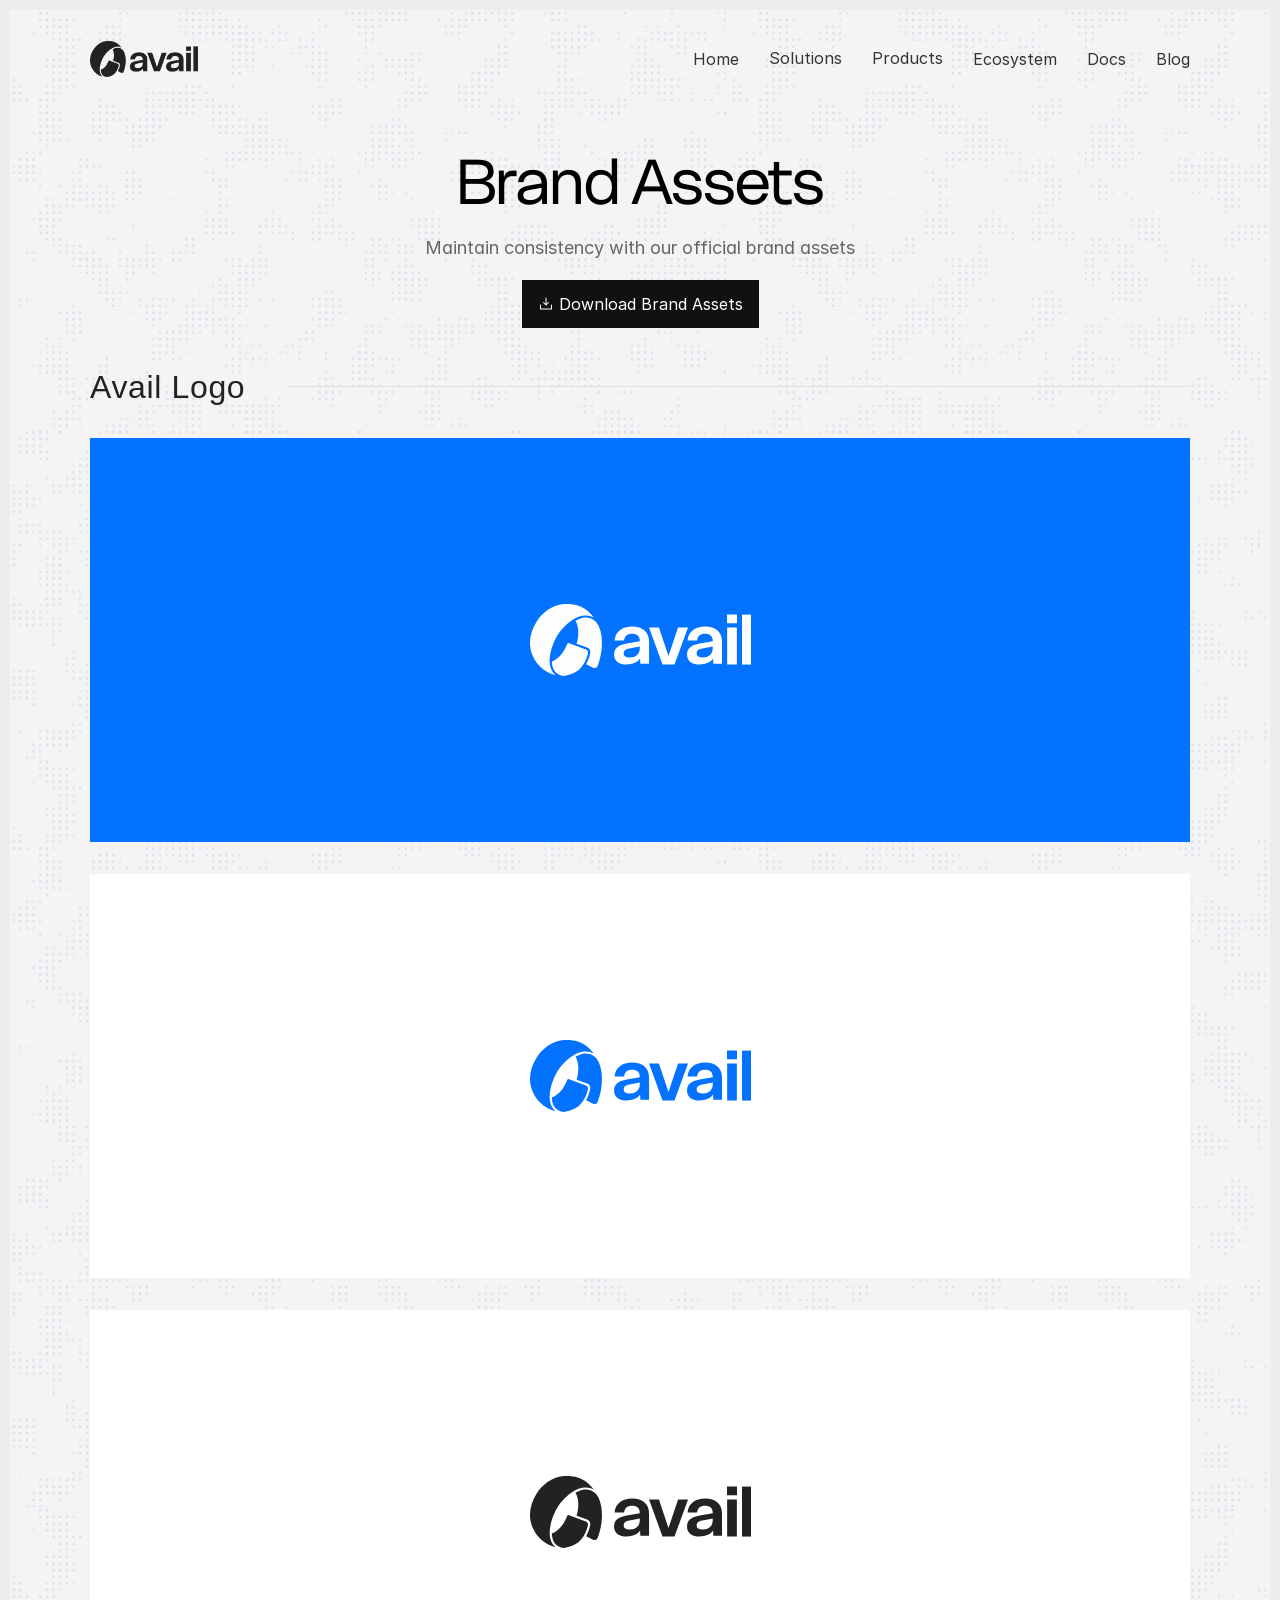
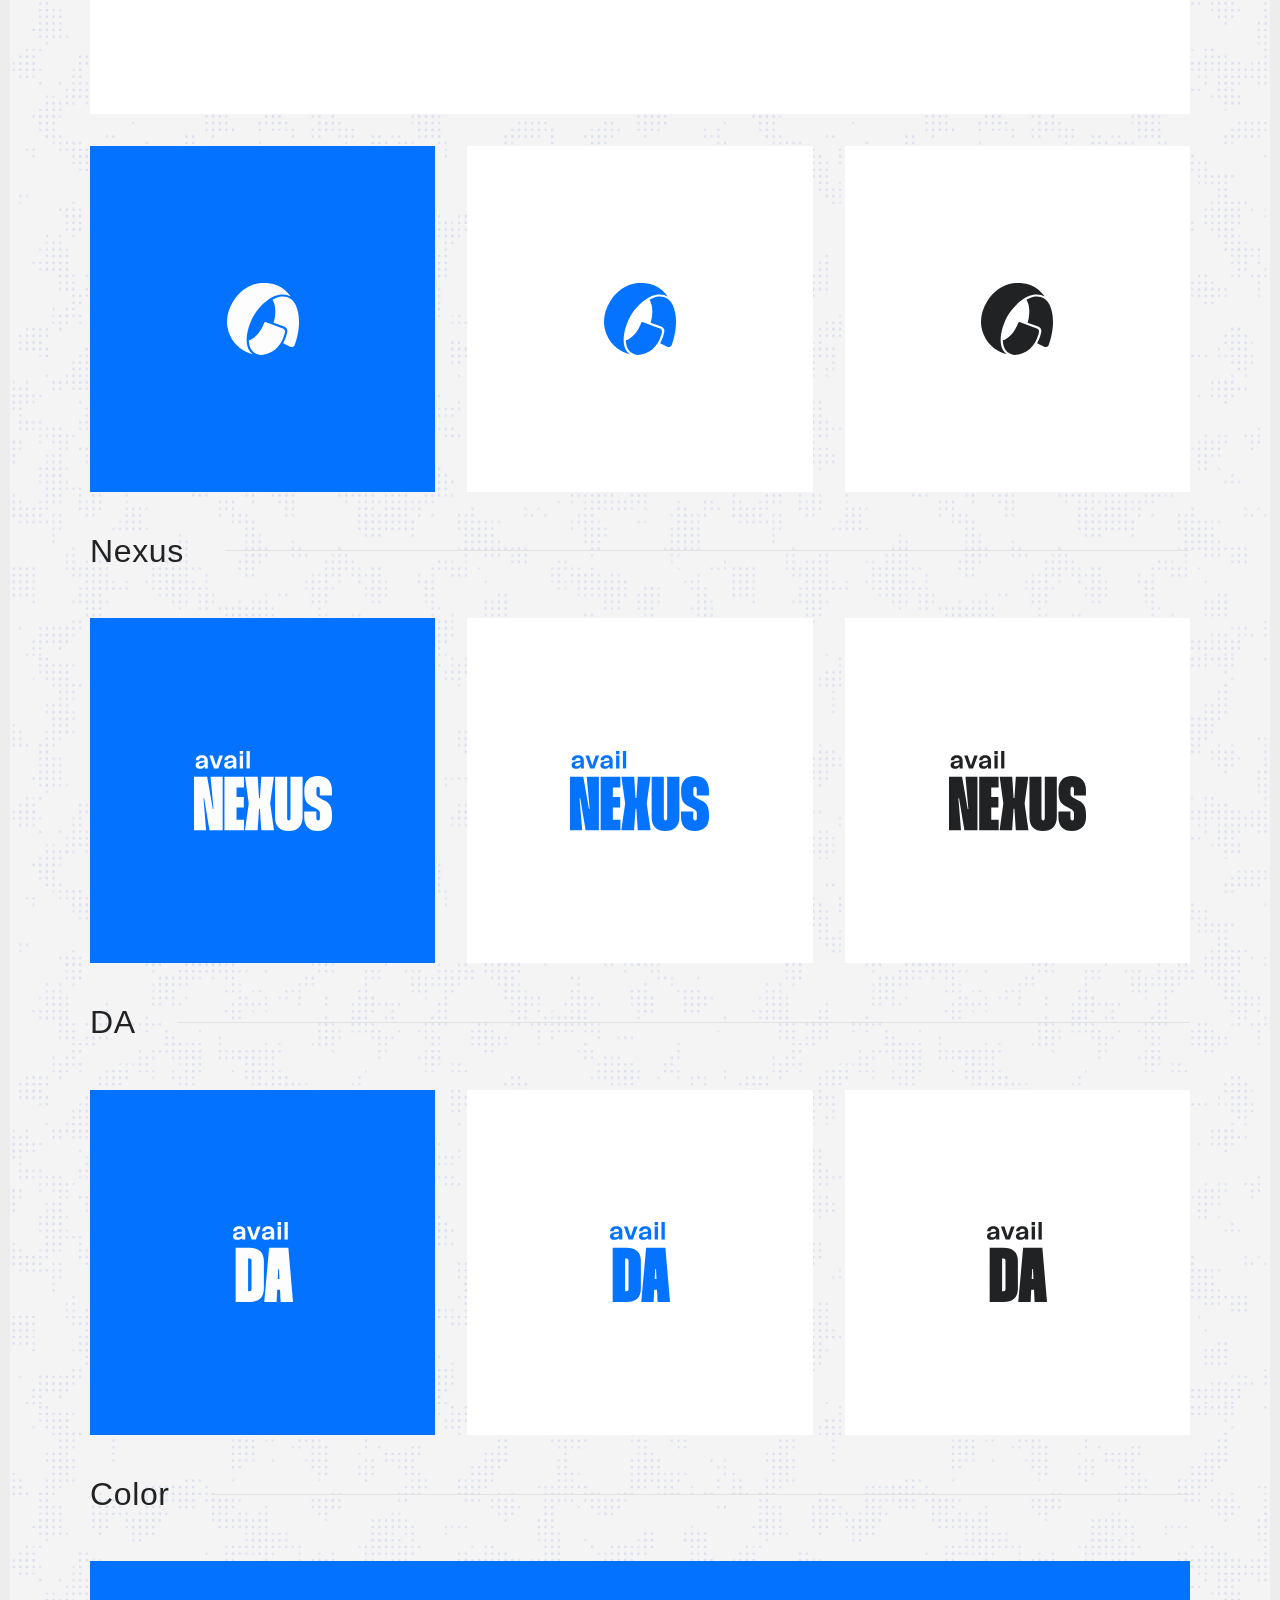
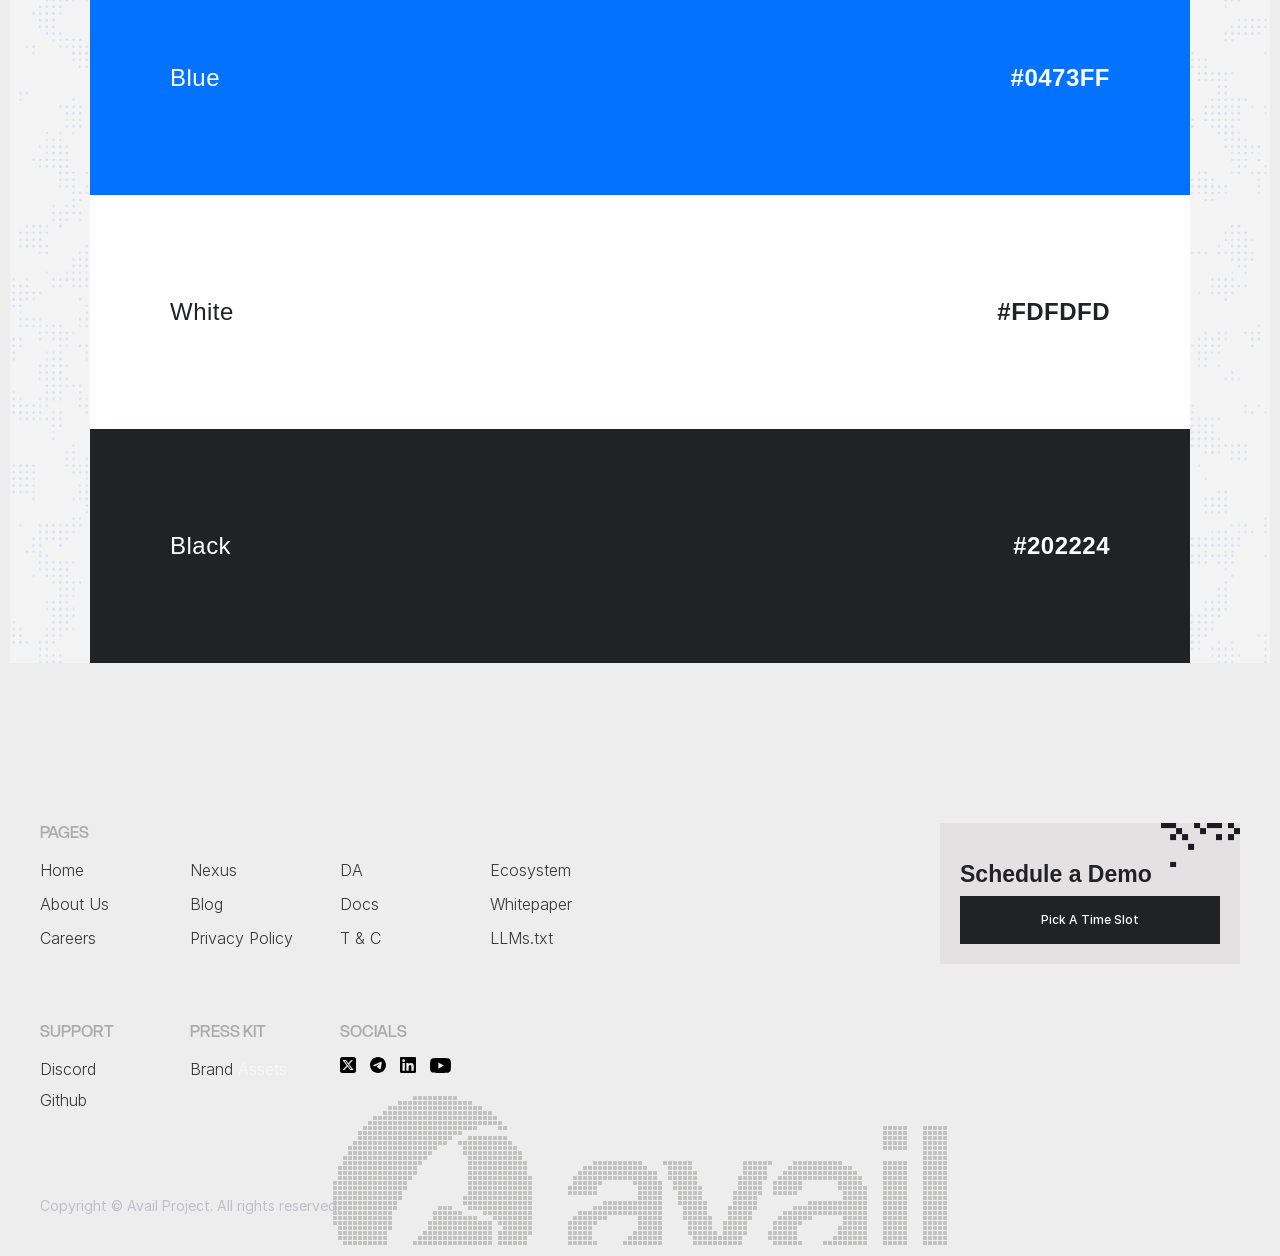
<file: brand.html>
<!doctype html>
<!-- Made in Framer · framer.com ✨ -->
<!-- Published Feb 25, 2026, 3:04 PM UTC -->
<html lang="en" data-redirect-timezone="1">
<head>
	<meta charset="utf-8">
	
	
	<!-- Start of headStart -->
    
    <!-- End of headStart -->
	<meta name="viewport" content="width=device-width">
	<meta name="generator" content="Framer f353506">
	<title>Avail Project | Scale Access to the Onchain Economy</title>
    <meta name="description" content="Avail creates a unified onchain economy by connecting users, apps, and liquidity across chains. Build with Avail and redefine how value moves and scales onchain.">
    <meta name="framer-search-index" content="scripts/searchIndex-hqYLyWiSPZcQ.json">
    <meta name="framer-search-index-fallback" content="scripts/searchIndex-4ZWW8hpKauaw.json">
    <link href="/images/aDyasFKXxTWodQLSeCL1o8MeIoo.png" rel="icon" media="(prefers-color-scheme: light)">
    <link href="/images/0PmKEkJJkAc71gRFamVu1YC7vY.png" rel="icon" media="(prefers-color-scheme: dark)">
    <link rel="apple-touch-icon" href="/images/K9eDPe2arMvl6IBCR4u9Qq6RiM.png">
    <!-- Open Graph / Facebook -->
    <meta property="og:type" content="website">
    <meta property="og:title" content="Avail Project | Scale Access to the Onchain Economy">
    <meta property="og:description" content="Avail creates a unified onchain economy by connecting users, apps, and liquidity across chains. Build with Avail and redefine how value moves and scales onchain.">
    <meta property="og:image" content="images/Fcf9YlD6gzrW8VXAi7tIURE7zww.png">
    <!-- Twitter -->
    <meta name="twitter:card" content="summary_large_image">
    <meta name="twitter:title" content="Avail Project | Scale Access to the Onchain Economy">
    <meta name="twitter:description" content="Avail creates a unified onchain economy by connecting users, apps, and liquidity across chains. Build with Avail and redefine how value moves and scales onchain.">
    <meta name="twitter:image" content="images/Fcf9YlD6gzrW8VXAi7tIURE7zww.png">
	
	<link rel="stylesheet" href="/css/fonts.css">
	
	<meta name="robots" content="max-image-preview:large"><link rel="canonical" href="https://availproject.org/brand"><meta property="og:url" content="https://availproject.org/brand"><style data-framer-breakpoint-css>@media(min-width: 1440px){.hidden-2tx6z6{display:none!important}}@media(min-width: 1200px) and (max-width: 1439.98px){.hidden-1ntua8m{display:none!important}}@media(min-width: 810px) and (max-width: 1199.98px){.hidden-8rgb5p{display:none!important}}@media(max-width: 809.98px){.hidden-z2isrd{display:none!important}}</style><style data-framer-css-ssr-minified data-framer-components="framer-lib-cursors-host framer-6sZUo PropertyOverrides framer-fbhOj framer-DAsSz framer-lib-combinedCSSRules framer-IspdP framer-BVGud framer-li9Dq framer-hl81P framer-i2Pgx framer-9M9Ho">html,body,#main{box-sizing:border-box;margin:0;padding:0}:root{-webkit-font-smoothing:antialiased;-moz-osx-font-smoothing:grayscale}*{box-sizing:border-box;-webkit-font-smoothing:inherit}h1,h2,h3,h4,h5,h6,p,figure{margin:0}body,input,textarea,select,button{font-family:sans-serif;font-size:12px}body{--token-ab3bf087-8957-4b6d-a2bd-cc37327a96d7:#363636;--token-8bc845a9-937a-4bbd-ad58-ebae6a54d231:#fffffe;--token-f48c369c-f011-48be-833e-42d19ef0d798:#efefef;--token-d4e429d7-d4fa-49af-a2aa-890749855c33:#aaa;--token-a0dbf3f7-346c-410e-8259-619229bdc2cb:#f2f5fd;--token-34d58044-5fb0-4480-9bc8-4e91d499d8e6:#fff;--token-fa4dcb27-7179-41c9-bbdc-0fe7fe502e97:#000;--token-6da9d50d-e927-4dcf-93ed-bf3b8039528b:#e8ff9c;--token-7507c765-26fd-430d-85eb-7f9d297aa023:#0473ff;--token-7a099e42-c556-4806-a838-c898c06a32b1:#f1f7ff;--token-1cde18ce-be6a-49b2-943b-08db3107a240:#0473fb;--token-fab8eab1-5380-4fe2-ba5e-942a94539068:#fafaf9;--token-a5c83f0d-25f3-48b6-af78-f79191590801:#ededed;--framer-will-change-override:none}@supports (background:-webkit-named-image(i)) and (not (grid-template-rows:subgrid)){body{--framer-will-change-override:transform}}@supports (background:-webkit-named-image(i)) and (not (position-area:top right)){body{--framer-will-change-filter-override:filter}}[data-framer-component-type=Text] div div span,[data-framer-component-type=Text] a div span,[data-framer-component-type=Text] span span span,[data-framer-component-type=Text] p span span,[data-framer-component-type=Text] h1 span span,[data-framer-component-type=Text] h2 span span,[data-framer-component-type=Text] h3 span span,[data-framer-component-type=Text] h4 span span,[data-framer-component-type=Text] h5 span span,[data-framer-component-type=Text] h6 span span,[data-framer-component-type=Text] a{font-family:var(--font-family);font-style:var(--font-style);font-weight:min(calc(var(--framer-font-weight-increase,0) + var(--font-weight,400)),900);color:var(--text-color);letter-spacing:var(--letter-spacing);font-size:var(--font-size);text-transform:var(--text-transform);--text-decoration:var(--framer-text-decoration-style,solid)var(--framer-text-decoration,none)var(--framer-text-decoration-color,currentcolor)var(--framer-text-decoration-thickness,auto);--text-decoration-skip-ink:var(--framer-text-decoration-skip-ink);--text-underline-offset:var(--framer-text-decoration-offset);line-height:var(--line-height);--font-family:var(--framer-font-family);--font-style:var(--framer-font-style);--font-weight:var(--framer-font-weight);--text-color:var(--framer-text-color);--letter-spacing:var(--framer-letter-spacing);--font-size:var(--framer-font-size);--text-transform:var(--framer-text-transform);--line-height:var(--framer-line-height)}@supports not (color:color(display-p3 1 1 1)){p.framer-text,div.framer-text,h1.framer-text,h2.framer-text,h3.framer-text,h4.framer-text,h5.framer-text,h6.framer-text,li.framer-text,ol.framer-text,ul.framer-text,span.framer-text:not([data-text-fill]){color:var(--framer-blockquote-text-color-rgb,var(--framer-blockquote-text-color,var(--framer-text-color-rgb,var(--framer-text-color,#000))));-webkit-text-stroke-color:var(--framer-text-stroke-color-rgb,var(--framer-text-stroke-color,initial))}mark.framer-text{background-color:var(--framer-blockquote-text-background-color-rgb,var(--framer-blockquote-text-background-color,var(--framer-text-background-color-rgb,var(--framer-text-background-color,initial))))}}@supports not (color:color(display-p3 1 1 1)){code.framer-text,code.framer-text span.framer-text:not([data-text-fill]){color:var(--framer-blockquote-text-color-rgb,var(--framer-blockquote-text-color,var(--framer-code-text-color-rgb,var(--framer-code-text-color,var(--framer-text-color-rgb,var(--framer-text-color,#000))))))}}@supports not (color:color(display-p3 1 1 1)){a.framer-text,span.framer-text[data-nested-link]{color:var(--framer-blockquote-text-color-rgb,var(--framer-blockquote-text-color,var(--framer-link-text-color-rgb,var(--framer-link-text-color,var(--framer-text-color-rgb,var(--framer-text-color,#000))))));background-color:var(--framer-link-text-background-color-rgb,var(--framer-link-text-background-color,initial));-webkit-text-decoration-color:var(--framer-link-text-decoration-color-rgb,var(--framer-link-text-decoration-color,var(--framer-text-decoration-color-rgb,var(--framer-text-decoration-color,currentcolor))));text-decoration-color:var(--framer-link-text-decoration-color-rgb,var(--framer-link-text-decoration-color,var(--framer-text-decoration-color-rgb,var(--framer-text-decoration-color,currentcolor))))}}@supports not (color:color(display-p3 1 1 1)){code.framer-text a.framer-text,code.framer-text a.framer-text span.framer-text:not([data-text-fill]),code.framer-text span.framer-text[data-nested-link],code.framer-text span.framer-text[data-nested-link] span.framer-text:not([data-text-fill]){color:var(--framer-blockquote-text-color-rgb,var(--framer-blockquote-text-color,var(--framer-link-text-color-rgb,var(--framer-link-text-color,var(--framer-code-text-color-rgb,var(--framer-code-text-color,var(--framer-text-color-rgb,var(--framer-text-color,#000))))))))}}@supports not (color:color(display-p3 1 1 1)){a.framer-text:hover,span.framer-text[data-nested-link]:hover{color:var(--framer-link-hover-text-color-rgb,var(--framer-link-hover-text-color,var(--framer-blockquote-text-color-rgb,var(--framer-blockquote-text-color,var(--framer-link-text-color-rgb,var(--framer-link-text-color,var(--framer-text-color-rgb,var(--framer-text-color,#000))))))));background-color:var(--framer-link-hover-text-background-color-rgb,var(--framer-link-hover-text-background-color,var(--framer-link-text-background-color-rgb,var(--framer-link-text-background-color,var(--framer-text-background-color-rgb,var(--framer-text-background-color,initial))))));-webkit-text-decoration-color:var(--framer-link-hover-text-decoration-color-rgb,var(--framer-link-hover-text-decoration-color,var(--framer-link-text-decoration-color-rgb,var(--framer-link-text-decoration-color,var(--framer-text-decoration-color-rgb,var(--framer-text-decoration-color,currentcolor))))));text-decoration-color:var(--framer-link-hover-text-decoration-color-rgb,var(--framer-link-hover-text-decoration-color,var(--framer-link-text-decoration-color-rgb,var(--framer-link-text-decoration-color,var(--framer-text-decoration-color-rgb,var(--framer-text-decoration-color,currentcolor))))))}}@supports not (color:color(display-p3 1 1 1)){code.framer-text a.framer-text:hover,code.framer-text span.framer-text[data-nested-link]:hover{color:var(--framer-link-hover-text-color-rgb,var(--framer-link-hover-text-color,var(--framer-blockquote-text-color-rgb,var(--framer-blockquote-text-color,var(--framer-link-text-color-rgb,var(--framer-link-text-color,var(--framer-code-text-color-rgb,var(--framer-code-text-color,var(--framer-text-color-rgb,var(--framer-text-color,#000))))))))))}}@supports not (color:color(display-p3 1 1 1)){a.framer-text[data-framer-page-link-current],span.framer-text[data-framer-page-link-current]{color:var(--framer-link-current-text-color-rgb,var(--framer-link-current-text-color,var(--framer-link-text-color-rgb,var(--framer-link-text-color,var(--framer-text-color-rgb,var(--framer-text-color,#000))))));background-color:var(--framer-link-current-text-background-color-rgb,var(--framer-link-current-text-background-color,var(--framer-link-text-background-color-rgb,var(--framer-link-text-background-color,var(--framer-text-background-color-rgb,var(--framer-text-background-color,initial))))));-webkit-text-decoration-color:var(--framer-link-current-text-decoration-color-rgb,var(--framer-link-current-text-decoration-color,var(--framer-link-text-decoration-color-rgb,var(--framer-link-text-decoration-color,var(--framer-text-decoration-color-rgb,var(--framer-text-decoration-color,currentcolor))))));text-decoration-color:var(--framer-link-current-text-decoration-color-rgb,var(--framer-link-current-text-decoration-color,var(--framer-link-text-decoration-color-rgb,var(--framer-link-text-decoration-color,var(--framer-text-decoration-color-rgb,var(--framer-text-decoration-color,currentcolor))))))}}@supports not (color:color(display-p3 1 1 1)){code.framer-text a.framer-text[data-framer-page-link-current],code.framer-text a.framer-text[data-framer-page-link-current] span.framer-text:not([data-text-fill]),code.framer-text span.framer-text[data-framer-page-link-current],code.framer-text span.framer-text[data-framer-page-link-current] span.framer-text:not([data-text-fill]){color:var(--framer-link-current-text-color-rgb,var(--framer-link-current-text-color,var(--framer-link-text-color-rgb,var(--framer-link-text-color,var(--framer-code-text-color-rgb,var(--framer-code-text-color,var(--framer-text-color-rgb,var(--framer-text-color,#000))))))));background-color:var(--framer-link-current-text-background-color-rgb,var(--framer-link-current-text-background-color,var(--framer-link-text-background-color-rgb,var(--framer-link-text-background-color,var(--framer-text-background-color-rgb,var(--framer-text-background-color,initial))))))}}@supports not (color:color(display-p3 1 1 1)){a.framer-text[data-framer-page-link-current]:hover,span.framer-text[data-framer-page-link-current]:hover{color:var(--framer-link-hover-text-color-rgb,var(--framer-link-hover-text-color,var(--framer-link-current-text-color-rgb,var(--framer-link-current-text-color,var(--framer-link-text-color-rgb,var(--framer-link-text-color,var(--framer-code-text-color-rgb,var(--framer-code-text-color,var(--framer-text-color-rgb,var(--framer-text-color,#000))))))))));background-color:var(--framer-link-hover-text-background-color-rgb,var(--framer-link-hover-text-background-color,var(--framer-link-current-text-background-color-rgb,var(--framer-link-current-text-background-color,var(--framer-link-text-background-color-rgb,var(--framer-link-text-background-color,initial))))));-webkit-text-decoration-color:var(--framer-link-hover-text-decoration-color-rgb,var(--framer-link-hover-text-decoration-color,var(--framer-link-current-text-decoration-color-rgb,var(--framer-link-current-text-decoration-color,var(--framer-link-text-decoration-color-rgb,var(--framer-link-text-decoration-color,var(--framer-text-decoration-color-rgb,var(--framer-text-decoration-color,currentcolor))))))));text-decoration-color:var(--framer-link-hover-text-decoration-color-rgb,var(--framer-link-hover-text-decoration-color,var(--framer-link-current-text-decoration-color-rgb,var(--framer-link-current-text-decoration-color,var(--framer-link-text-decoration-color-rgb,var(--framer-link-text-decoration-color,var(--framer-text-decoration-color-rgb,var(--framer-text-decoration-color,currentcolor))))))))}}@supports not (color:color(display-p3 1 1 1)){code.framer-text a.framer-text[data-framer-page-link-current]:hover,code.framer-text a.framer-text[data-framer-page-link-current]:hover span.framer-text:not([data-text-fill]),code.framer-text span.framer-text[data-framer-page-link-current]:hover,code.framer-text span.framer-text[data-framer-page-link-current]:hover span.framer-text:not([data-text-fill]){color:var(--framer-link-hover-text-color-rgb,var(--framer-link-hover-text-color,var(--framer-link-current-text-color-rgb,var(--framer-link-current-text-color,var(--framer-link-text-color-rgb,var(--framer-link-text-color,var(--framer-code-text-color-rgb,var(--framer-code-text-color,var(--framer-text-color-rgb,var(--framer-text-color,#000))))))))));background-color:var(--framer-link-hover-text-background-color-rgb,var(--framer-link-hover-text-background-color,var(--framer-link-current-text-background-color-rgb,var(--framer-link-current-text-background-color,var(--framer-link-text-background-color-rgb,var(--framer-link-text-background-color,initial))))))}}@supports not (aspect-ratio:1){.framer-text-module:not([data-width=fit])[style*=aspect-ratio]{position:relative!important}.framer-text-module:not([data-width=fit])[style*=aspect-ratio]:before{content:"";padding-bottom:calc(100%/calc(var(--aspect-ratio)));display:block}.framer-text-module[data-width=fill]>:first-child,.framer-text-module[data-width=fill]>.ssr-variant>:first-child,.framer-text-module:not([data-width=fit])[style*=aspect-ratio]>:first-child,.framer-text-module:not([data-width=fit])[style*=aspect-ratio]>.ssr-variant>:first-child{position:absolute;top:0;left:0;height:100%!important}}@supports not (overflow:clip){:root{--overflow-clip-fallback:hidden}}@supports (background:-webkit-named-image(i)) and (not (contain-intrinsic-size:inherit)){div.framer-text,p.framer-text,h1.framer-text,h2.framer-text,h3.framer-text,h4.framer-text,h5.framer-text,h6.framer-text,ol.framer-text,ul.framer-text,li.framer-text,blockquote.framer-text,.framer-text.framer-image{display:var(--text-truncation-display-inline-for-safari-16,revert)}div.framer-text:after,p.framer-text:after,h1.framer-text:after,h2.framer-text:after,h3.framer-text:after,h4.framer-text:after,h5.framer-text:after,h6.framer-text:after,ol.framer-text:after,ul.framer-text:after,li.framer-text:after,blockquote.framer-text:after,.framer-text.framer-image:after{content:var(--text-truncation-line-break-for-safari-16);white-space:pre}.framer-text.framer-text-module,.framer-text.framer-table-wrapper{display:var(--text-truncation-display-none-for-safari-16,revert)}p.framer-text[data-text-fill]{display:var(--text-truncation-display-inline-for-safari-16,inline-block)}}@supports (corner-shape:superellipse(2)){:root{--one-if-corner-shape-supported:1}}.framer-cursor-none,.framer-cursor-none *{cursor:none!important}.framer-pointer-events-none,.framer-pointer-events-none *{pointer-events:none!important}@supports (aspect-ratio:1){body{--framer-aspect-ratio-supported:auto}}.framer-6sZUo.framer-3ssle9,.framer-6sZUo .framer-3ssle9{display:block}.framer-6sZUo.framer-1ntua8m{height:min-content;overflow:var(--overflow-clip-fallback,clip);background-color:#ededed;flex-flow:column;place-content:center flex-start;align-items:center;gap:100px;width:1200px;padding:10px;display:flex;position:relative}.framer-6sZUo .framer-mmontd{flex-flow:column;flex:none;place-content:center flex-start;align-items:center;gap:40px;width:100%;height:min-content;padding:0;display:flex;position:relative;overflow:visible}.framer-6sZUo .framer-16s3mn8-container{z-index:3;flex:none;width:100%;max-width:1920px;height:auto;position:relative}.framer-6sZUo .framer-oqv5hv{flex-flow:column;flex:none;place-content:center;align-items:center;gap:20px;width:100%;height:min-content;padding:0;display:flex;position:relative;overflow:hidden}.framer-6sZUo .framer-1k9gks2,.framer-6sZUo .framer-19vvm2j{--framer-paragraph-spacing:0px;white-space:pre-wrap;word-break:break-word;word-wrap:break-word;flex:none;width:100%;height:auto;position:relative}.framer-6sZUo .framer-w3ob9t-container{flex:none;width:auto;height:auto;position:relative}.framer-6sZUo .framer-xheyow{flex-flow:column;flex:none;place-content:center flex-start;align-items:center;gap:40px;width:100%;height:min-content;padding:0 80px;display:flex;position:relative;overflow:visible}.framer-6sZUo .framer-1i6ni2v{flex-flow:column;flex:none;place-content:flex-start;align-items:flex-start;gap:32px;width:100%;height:min-content;padding:0;display:flex;position:relative;overflow:visible}.framer-6sZUo .framer-1wca6bc,.framer-6sZUo .framer-1fei9k,.framer-6sZUo .framer-1p25znb,.framer-6sZUo .framer-xskaqo{flex-flow:row;flex:none;place-content:center flex-start;align-items:center;gap:40px;width:100%;height:min-content;padding:0;display:flex;position:relative;overflow:visible}.framer-6sZUo .framer-pbzzji,.framer-6sZUo .framer-7wu8oc,.framer-6sZUo .framer-baly5e,.framer-6sZUo .framer-cnasw5{--framer-paragraph-spacing:0px;white-space:pre;flex:none;width:auto;height:auto;position:relative}.framer-6sZUo .framer-1xb54wn,.framer-6sZUo .framer-17825xf,.framer-6sZUo .framer-chuur3,.framer-6sZUo .framer-75ptdw{flex:1 0 0;width:1px;height:3px;position:relative}.framer-6sZUo .framer-1d7shdf{height:min-content;overflow:var(--overflow-clip-fallback,clip);flex-flow:column;flex:none;place-content:center;align-items:center;gap:32px;width:100%;padding:0;display:flex;position:relative}.framer-6sZUo .framer-6ybwum-container,.framer-6sZUo .framer-zozbh3-container{aspect-ratio:2.72222;height:var(--framer-aspect-ratio-supported,375px);flex:none;width:100%;position:relative}.framer-6sZUo .framer-6hx036-container{aspect-ratio:2.72222;height:var(--framer-aspect-ratio-supported,374px);flex:none;width:100%;position:relative}.framer-6sZUo .framer-b4z3s6{height:min-content;overflow:var(--overflow-clip-fallback,clip);flex-flow:row;flex:none;place-content:center;align-items:center;gap:32px;width:100%;padding:0;display:flex;position:relative}.framer-6sZUo .framer-ytvy1c-container,.framer-6sZUo .framer-d35ema-container,.framer-6sZUo .framer-1kipx6c-container,.framer-6sZUo .framer-24reoy-container,.framer-6sZUo .framer-1tdv4ev-container,.framer-6sZUo .framer-rc84oh-container,.framer-6sZUo .framer-m9adfm-container,.framer-6sZUo .framer-1vbzeuh-container,.framer-6sZUo .framer-5174n8-container{aspect-ratio:1;height:var(--framer-aspect-ratio-supported,319px);flex:1 0 0;width:1px;position:relative}.framer-6sZUo .framer-ks5wqb,.framer-6sZUo .framer-1t30lzp,.framer-6sZUo .framer-xqv91{flex-flow:column;flex:none;place-content:flex-start;align-items:flex-start;gap:48px;width:100%;height:min-content;padding:0;display:flex;position:relative;overflow:visible}.framer-6sZUo .framer-1iqf43u,.framer-6sZUo .framer-1ygpz93{height:min-content;overflow:var(--overflow-clip-fallback,clip);flex-flow:row;flex:none;place-content:center flex-start;align-items:center;gap:32px;width:100%;padding:0;display:flex;position:relative}.framer-6sZUo .framer-wzw75p{height:min-content;overflow:var(--overflow-clip-fallback,clip);flex-flow:column;flex:none;place-content:center;align-items:center;gap:0;width:100%;padding:0;display:flex;position:relative}.framer-6sZUo .framer-l9or00-container,.framer-6sZUo .framer-17mczmi-container,.framer-6sZUo .framer-11wkdcs-container{aspect-ratio:4.704;height:var(--framer-aspect-ratio-supported,217px);flex:none;width:100%;position:relative}.framer-6sZUo .framer-w0pjd1-container{flex:none;width:100%;height:auto;position:relative}.framer-n3QoA .framer-styles-preset-1aupk6d:not(.rich-text-wrapper),.framer-n3QoA .framer-styles-preset-1aupk6d.rich-text-wrapper h1{--framer-font-family:"Delight Regular","Delight Regular Placeholder",sans-serif;--framer-font-open-type-features:"blwf" on,"cv09" on,"cv03" on,"cv04" on,"cv11" on;--framer-font-size:62px;--framer-font-style:normal;--framer-font-variation-axes:normal;--framer-font-weight:400;--framer-letter-spacing:0em;--framer-line-height:1.1em;--framer-paragraph-spacing:0px;--framer-text-alignment:center;--framer-text-color:#000;--framer-text-decoration:none;--framer-text-stroke-color:initial;--framer-text-stroke-width:initial;--framer-text-transform:none}@media (max-width:1199px) and (min-width:810px){.framer-n3QoA .framer-styles-preset-1aupk6d:not(.rich-text-wrapper),.framer-n3QoA .framer-styles-preset-1aupk6d.rich-text-wrapper h1{--framer-font-family:"Delight Regular","Delight Regular Placeholder",sans-serif;--framer-font-open-type-features:"blwf" on,"cv09" on,"cv03" on,"cv04" on,"cv11" on;--framer-font-size:48px;--framer-font-style:normal;--framer-font-variation-axes:normal;--framer-font-weight:400;--framer-letter-spacing:0em;--framer-line-height:1.1em;--framer-paragraph-spacing:0px;--framer-text-alignment:center;--framer-text-color:#000;--framer-text-decoration:none;--framer-text-stroke-color:initial;--framer-text-stroke-width:initial;--framer-text-transform:none}}@media (max-width:809px) and (min-width:0){.framer-n3QoA .framer-styles-preset-1aupk6d:not(.rich-text-wrapper),.framer-n3QoA .framer-styles-preset-1aupk6d.rich-text-wrapper h1{--framer-font-family:"Delight Regular","Delight Regular Placeholder",sans-serif;--framer-font-open-type-features:"blwf" on,"cv09" on,"cv03" on,"cv04" on,"cv11" on;--framer-font-size:32px;--framer-font-style:normal;--framer-font-variation-axes:normal;--framer-font-weight:400;--framer-letter-spacing:0em;--framer-line-height:1.1em;--framer-paragraph-spacing:0px;--framer-text-alignment:center;--framer-text-color:#000;--framer-text-decoration:none;--framer-text-stroke-color:initial;--framer-text-stroke-width:initial;--framer-text-transform:none}}.framer-kIFs3 .framer-styles-preset-px6r5c:not(.rich-text-wrapper),.framer-kIFs3 .framer-styles-preset-px6r5c.rich-text-wrapper p{--framer-font-family:"Inter","Inter Placeholder",sans-serif;--framer-font-family-bold:"Inter","Inter Placeholder",sans-serif;--framer-font-family-bold-italic:"Inter","Inter Placeholder",sans-serif;--framer-font-family-italic:"Inter","Inter Placeholder",sans-serif;--framer-font-open-type-features:"blwf" on,"cv09" on,"cv03" on,"cv04" on,"cv11" on;--framer-font-size:18px;--framer-font-style:normal;--framer-font-style-bold:normal;--framer-font-style-bold-italic:italic;--framer-font-style-italic:italic;--framer-font-variation-axes:normal;--framer-font-weight:400;--framer-font-weight-bold:700;--framer-font-weight-bold-italic:700;--framer-font-weight-italic:400;--framer-letter-spacing:0em;--framer-line-height:130%;--framer-paragraph-spacing:20px;--framer-text-alignment:start;--framer-text-color:#666;--framer-text-decoration:none;--framer-text-stroke-color:initial;--framer-text-stroke-width:initial;--framer-text-transform:none}@media (max-width:1439px) and (min-width:1200px){.framer-kIFs3 .framer-styles-preset-px6r5c:not(.rich-text-wrapper),.framer-kIFs3 .framer-styles-preset-px6r5c.rich-text-wrapper p{--framer-font-family:"Inter","Inter Placeholder",sans-serif;--framer-font-family-bold:"Inter","Inter Placeholder",sans-serif;--framer-font-family-bold-italic:"Inter","Inter Placeholder",sans-serif;--framer-font-family-italic:"Inter","Inter Placeholder",sans-serif;--framer-font-open-type-features:"blwf" on,"cv09" on,"cv03" on,"cv04" on,"cv11" on;--framer-font-size:18px;--framer-font-style:normal;--framer-font-style-bold:normal;--framer-font-style-bold-italic:italic;--framer-font-style-italic:italic;--framer-font-variation-axes:normal;--framer-font-weight:400;--framer-font-weight-bold:700;--framer-font-weight-bold-italic:700;--framer-font-weight-italic:400;--framer-letter-spacing:0em;--framer-line-height:130%;--framer-paragraph-spacing:20px;--framer-text-alignment:start;--framer-text-color:#666;--framer-text-decoration:none;--framer-text-stroke-color:initial;--framer-text-stroke-width:initial;--framer-text-transform:none}}@media (max-width:1199px) and (min-width:810px){.framer-kIFs3 .framer-styles-preset-px6r5c:not(.rich-text-wrapper),.framer-kIFs3 .framer-styles-preset-px6r5c.rich-text-wrapper p{--framer-font-family:"Inter","Inter Placeholder",sans-serif;--framer-font-family-bold:"Inter","Inter Placeholder",sans-serif;--framer-font-family-bold-italic:"Inter","Inter Placeholder",sans-serif;--framer-font-family-italic:"Inter","Inter Placeholder",sans-serif;--framer-font-open-type-features:"blwf" on,"cv09" on,"cv03" on,"cv04" on,"cv11" on;--framer-font-size:16px;--framer-font-style:normal;--framer-font-style-bold:normal;--framer-font-style-bold-italic:italic;--framer-font-style-italic:italic;--framer-font-variation-axes:normal;--framer-font-weight:400;--framer-font-weight-bold:700;--framer-font-weight-bold-italic:700;--framer-font-weight-italic:400;--framer-letter-spacing:0em;--framer-line-height:130%;--framer-paragraph-spacing:20px;--framer-text-alignment:start;--framer-text-color:#666;--framer-text-decoration:none;--framer-text-stroke-color:initial;--framer-text-stroke-width:initial;--framer-text-transform:none}}@media (max-width:809px) and (min-width:0){.framer-kIFs3 .framer-styles-preset-px6r5c:not(.rich-text-wrapper),.framer-kIFs3 .framer-styles-preset-px6r5c.rich-text-wrapper p{--framer-font-family:"Inter","Inter Placeholder",sans-serif;--framer-font-family-bold:"Inter","Inter Placeholder",sans-serif;--framer-font-family-bold-italic:"Inter","Inter Placeholder",sans-serif;--framer-font-family-italic:"Inter","Inter Placeholder",sans-serif;--framer-font-open-type-features:"blwf" on,"cv09" on,"cv03" on,"cv04" on,"cv11" on;--framer-font-size:14px;--framer-font-style:normal;--framer-font-style-bold:normal;--framer-font-style-bold-italic:italic;--framer-font-style-italic:italic;--framer-font-variation-axes:normal;--framer-font-weight:400;--framer-font-weight-bold:700;--framer-font-weight-bold-italic:700;--framer-font-weight-italic:400;--framer-letter-spacing:0em;--framer-line-height:130%;--framer-paragraph-spacing:20px;--framer-text-alignment:start;--framer-text-color:#666;--framer-text-decoration:none;--framer-text-stroke-color:initial;--framer-text-stroke-width:initial;--framer-text-transform:none}}@media (min-width:810px) and (max-width:1199.98px){.framer-6sZUo.framer-1ntua8m{width:810px}.framer-6sZUo .framer-6ybwum-container,.framer-6sZUo .framer-zozbh3-container{height:var(--framer-aspect-ratio-supported,232px)}.framer-6sZUo .framer-6hx036-container{height:var(--framer-aspect-ratio-supported,231px)}.framer-6sZUo .framer-ytvy1c-container,.framer-6sZUo .framer-d35ema-container,.framer-6sZUo .framer-1kipx6c-container,.framer-6sZUo .framer-24reoy-container,.framer-6sZUo .framer-1tdv4ev-container,.framer-6sZUo .framer-rc84oh-container{height:var(--framer-aspect-ratio-supported,188px)}.framer-6sZUo .framer-m9adfm-container,.framer-6sZUo .framer-1vbzeuh-container,.framer-6sZUo .framer-5174n8-container{height:var(--framer-aspect-ratio-supported,189px)}.framer-6sZUo .framer-l9or00-container,.framer-6sZUo .framer-17mczmi-container,.framer-6sZUo .framer-11wkdcs-container{height:var(--framer-aspect-ratio-supported,134px)}}@media (max-width:809.98px){.framer-6sZUo.framer-1ntua8m{width:390px}.framer-6sZUo .framer-xheyow{gap:80px;padding:0 16px}.framer-6sZUo .framer-1d7shdf,.framer-6sZUo .framer-b4z3s6,.framer-6sZUo .framer-1iqf43u,.framer-6sZUo .framer-1ygpz93{gap:8px}.framer-6sZUo .framer-6ybwum-container,.framer-6sZUo .framer-6hx036-container,.framer-6sZUo .framer-zozbh3-container{height:var(--framer-aspect-ratio-supported,73px)}.framer-6sZUo .framer-ytvy1c-container,.framer-6sZUo .framer-d35ema-container,.framer-6sZUo .framer-1kipx6c-container,.framer-6sZUo .framer-24reoy-container,.framer-6sZUo .framer-1tdv4ev-container,.framer-6sZUo .framer-rc84oh-container,.framer-6sZUo .framer-m9adfm-container,.framer-6sZUo .framer-1vbzeuh-container,.framer-6sZUo .framer-5174n8-container{height:var(--framer-aspect-ratio-supported,200px)}.framer-6sZUo .framer-l9or00-container,.framer-6sZUo .framer-17mczmi-container,.framer-6sZUo .framer-11wkdcs-container{aspect-ratio:unset;height:auto}}@media (min-width:1440px){.framer-6sZUo.framer-1ntua8m{width:1440px}.framer-6sZUo .framer-1i6ni2v,.framer-6sZUo .framer-ks5wqb,.framer-6sZUo .framer-1t30lzp,.framer-6sZUo .framer-xqv91{width:1280px}.framer-6sZUo .framer-6ybwum-container,.framer-6sZUo .framer-6hx036-container,.framer-6sZUo .framer-zozbh3-container{height:var(--framer-aspect-ratio-supported,73px)}.framer-6sZUo .framer-ytvy1c-container,.framer-6sZUo .framer-d35ema-container,.framer-6sZUo .framer-1kipx6c-container,.framer-6sZUo .framer-24reoy-container,.framer-6sZUo .framer-1tdv4ev-container,.framer-6sZUo .framer-rc84oh-container,.framer-6sZUo .framer-m9adfm-container,.framer-6sZUo .framer-1vbzeuh-container,.framer-6sZUo .framer-5174n8-container{height:var(--framer-aspect-ratio-supported,200px)}.framer-6sZUo .framer-l9or00-container,.framer-6sZUo .framer-17mczmi-container,.framer-6sZUo .framer-11wkdcs-container{height:var(--framer-aspect-ratio-supported,43px)}}.ssr-variant{display:contents}@supports (aspect-ratio:1){body{--framer-aspect-ratio-supported:auto}}.framer-fbhOj.framer-1x2au1c,.framer-fbhOj .framer-1x2au1c{display:block}.framer-fbhOj.framer-18q6xk6{flex-flow:row;place-content:center space-between;align-items:center;width:1200px;height:min-content;padding:30px 80px;display:flex;position:relative;overflow:visible}.framer-fbhOj .framer-13jutpo{flex-flow:row;flex:none;place-content:center flex-start;align-items:center;gap:20px;width:min-content;height:min-content;padding:0;display:flex;position:relative;overflow:visible}.framer-fbhOj .framer-1wcsgmg{flex-flow:row;flex:none;place-content:center;align-items:center;gap:20px;width:min-content;height:min-content;padding:0;display:flex;position:relative;overflow:visible}.framer-fbhOj .framer-10eltet{aspect-ratio:2.84444;height:var(--framer-aspect-ratio-supported,38px);flex:none;width:108px;text-decoration:none;position:relative}.framer-fbhOj .framer-1b0kgew{flex:none;width:40px;height:40px;position:relative;overflow:hidden}.framer-fbhOj .framer-vnt7ae{will-change:var(--framer-will-change-override,transform);flex:none;width:20px;height:2px;position:absolute;top:calc(62.5% - 1px);left:calc(50% - 10px);overflow:hidden}.framer-fbhOj .framer-1uihp9u{will-change:var(--framer-will-change-override,transform);flex:none;width:20px;height:2px;position:absolute;top:calc(37.5% - 1px);left:calc(50% - 10px);overflow:hidden}.framer-fbhOj .framer-1i5rlaz{flex-flow:row;flex:none;place-content:center;align-items:center;gap:0;width:min-content;height:min-content;padding:0;display:flex;position:relative;overflow:visible}.framer-fbhOj .framer-1c0cax4{cursor:pointer;flex-flow:row;flex:none;place-content:center flex-end;align-items:center;gap:30px;width:min-content;height:min-content;padding:0;display:flex;position:relative;overflow:visible}.framer-fbhOj .framer-3zui6c-container,.framer-fbhOj .framer-1ptqhhs-container,.framer-fbhOj .framer-153pugl-container,.framer-fbhOj .framer-1bo1dkg-container,.framer-fbhOj .framer-1ocmydb-container,.framer-fbhOj .framer-ur6qhf-container,.framer-fbhOj .framer-1ksh4rc-container,.framer-fbhOj .framer-15pl2qb-container,.framer-fbhOj .framer-1cxtjf8-container,.framer-fbhOj .framer-4lj5vg-container{flex:none;width:auto;height:auto;position:relative}.framer-fbhOj .framer-1wfc0jc,.framer-fbhOj .framer-1pj663z,.framer-fbhOj .framer-4wq7ef,.framer-fbhOj .framer-1jatq4,.framer-fbhOj .framer-n0pxoz,.framer-fbhOj .framer-1x588f6,.framer-fbhOj .framer-zgypno,.framer-fbhOj .framer-dt9i8v,.framer-fbhOj .framer-1vyf2pi,.framer-fbhOj .framer-1ku8tob,.framer-fbhOj .framer-46qbf3,.framer-fbhOj .framer-17kdf56,.framer-fbhOj .framer-1gf85hq,.framer-fbhOj .framer-1a8yf6h,.framer-fbhOj .framer-1xc1gce,.framer-fbhOj .framer-1iomjaf,.framer-fbhOj .framer-113qtw1,.framer-fbhOj .framer-hv34va,.framer-fbhOj .framer-1rhexxz,.framer-fbhOj .framer-ddy6a2,.framer-fbhOj .framer-f603o8{white-space:pre;flex:none;width:auto;height:auto;position:relative}.framer-fbhOj .framer-1l6qsot,.framer-fbhOj .framer-11xi8c,.framer-fbhOj .framer-1dtx76p,.framer-fbhOj .framer-3qr9o7{height:min-content;overflow:var(--overflow-clip-fallback,clip);will-change:var(--framer-will-change-override,transform);flex-flow:column;place-content:center;align-items:center;gap:10px;width:min-content;padding:0;display:flex;position:relative}.framer-fbhOj .framer-1qvpbhg,.framer-fbhOj .framer-1l8tge5,.framer-fbhOj .framer-ekc8qa,.framer-fbhOj .framer-l3w4sx{flex-flow:column;flex:none;place-content:flex-start center;align-items:flex-start;gap:20px;width:min-content;height:min-content;padding:20px 10px;display:flex;position:relative;overflow:visible}.framer-fbhOj .framer-1227r45{cursor:pointer;z-index:2;flex-flow:column;flex:1 0 0;place-content:flex-start;align-items:flex-start;gap:20px;width:1px;height:min-content;padding:20px 20px 30px;display:flex;position:relative;overflow:auto}.framer-fbhOj.framer-v-11u3v7r.framer-18q6xk6{flex-direction:column;justify-content:center;gap:0;width:768px;padding:20px;overflow:hidden}.framer-fbhOj.framer-v-11u3v7r .framer-13jutpo,.framer-fbhOj.framer-v-1fi62lq .framer-13jutpo{gap:unset;z-index:2;order:0;justify-content:space-between;width:100%}.framer-fbhOj.framer-v-11u3v7r .framer-1wcsgmg,.framer-fbhOj.framer-v-1pwx02p .framer-1wcsgmg,.framer-fbhOj.framer-v-1fi62lq .framer-1wcsgmg,.framer-fbhOj.framer-v-33lpx7 .framer-1wcsgmg{order:0}.framer-fbhOj.framer-v-11u3v7r .framer-1b0kgew,.framer-fbhOj.framer-v-1pwx02p .framer-1b0kgew,.framer-fbhOj.framer-v-1fi62lq .framer-1b0kgew,.framer-fbhOj.framer-v-33lpx7 .framer-1b0kgew{cursor:pointer;order:1;width:44px;height:44px}.framer-fbhOj.framer-v-1pwx02p.framer-18q6xk6{overscroll-behavior:contain;flex-direction:column;width:768px;padding:0;overflow:auto}.framer-fbhOj.framer-v-1pwx02p .framer-13jutpo{gap:unset;z-index:2;order:0;justify-content:space-between;width:100%;padding:20px}.framer-fbhOj.framer-v-1pwx02p .framer-vnt7ae,.framer-fbhOj.framer-v-1pwx02p .framer-1uihp9u,.framer-fbhOj.framer-v-33lpx7 .framer-vnt7ae,.framer-fbhOj.framer-v-33lpx7 .framer-1uihp9u{top:calc(50% - 1px)}.framer-fbhOj.framer-v-1pwx02p .framer-1i5rlaz{height:calc(var(--framer-viewport-height,100vh)*1);order:1;align-content:flex-start;align-items:flex-start;width:100%;padding:0 0 100px}.framer-fbhOj.framer-v-1pwx02p .framer-1c0cax4{z-index:2;flex-direction:column;flex:1 0 0;place-content:flex-start;align-items:flex-start;gap:20px;width:1px;height:100%;padding:20px 20px 30px;overflow:auto}.framer-fbhOj.framer-v-1pwx02p .framer-1wfc0jc,.framer-fbhOj.framer-v-33lpx7 .framer-17kdf56{order:7}.framer-fbhOj.framer-v-1pwx02p .framer-zgypno,.framer-fbhOj.framer-v-33lpx7 .framer-hv34va{order:8}.framer-fbhOj.framer-v-1pwx02p .framer-153pugl-container,.framer-fbhOj.framer-v-33lpx7 .framer-1ksh4rc-container{order:11}.framer-fbhOj.framer-v-1pwx02p .framer-1bo1dkg-container,.framer-fbhOj.framer-v-33lpx7 .framer-15pl2qb-container{order:10}.framer-fbhOj.framer-v-1pwx02p .framer-1ocmydb-container,.framer-fbhOj.framer-v-33lpx7 .framer-1cxtjf8-container{order:9}.framer-fbhOj.framer-v-1pwx02p .framer-ur6qhf-container,.framer-fbhOj.framer-v-33lpx7 .framer-4lj5vg-container{order:6}.framer-fbhOj.framer-v-1fi62lq.framer-18q6xk6{flex-direction:column;justify-content:center;gap:0;width:390px;padding:10px;overflow:hidden}.framer-fbhOj.framer-v-1fi62lq .framer-10eltet{aspect-ratio:2.46667;width:88px}.framer-fbhOj.framer-v-33lpx7.framer-18q6xk6{overscroll-behavior:contain;flex-direction:column;width:390px;padding:0;overflow:auto}.framer-fbhOj.framer-v-33lpx7 .framer-13jutpo{gap:unset;z-index:2;order:0;justify-content:space-between;width:100%;padding:10px}.framer-fbhOj.framer-v-33lpx7 .framer-10eltet{aspect-ratio:2.83871;height:var(--framer-aspect-ratio-supported,31px);width:88px}.framer-fbhOj.framer-v-33lpx7 .framer-1227r45{flex:none;order:1;width:100%}@media (max-width:1199px) and (min-width:810px){.framer-d4g1P .framer-styles-preset-13ur2bf:not(.rich-text-wrapper),.framer-d4g1P .framer-styles-preset-13ur2bf.rich-text-wrapper h6{--framer-font-family:"Delight Medium","Delight Medium Placeholder",sans-serif;--framer-font-family-bold:"Delight Medium","Delight Medium Placeholder",sans-serif;--framer-font-open-type-features:"blwf" on,"cv09" on,"cv03" on,"cv04" on,"cv11" on;--framer-font-size:12px;--framer-font-style:normal;--framer-font-style-bold:normal;--framer-font-variation-axes:normal;--framer-font-weight:500;--framer-font-weight-bold:500;--framer-letter-spacing:0em;--framer-line-height:1.2em;--framer-paragraph-spacing:40px;--framer-text-alignment:start;--framer-text-color:var(--token-d4e429d7-d4fa-49af-a2aa-890749855c33,#aaa);--framer-text-decoration:none;--framer-text-stroke-color:initial;--framer-text-stroke-width:initial;--framer-text-transform:uppercase}}@media (max-width:809px) and (min-width:0){.framer-d4g1P .framer-styles-preset-13ur2bf:not(.rich-text-wrapper),.framer-d4g1P .framer-styles-preset-13ur2bf.rich-text-wrapper h6{--framer-font-family:"Delight Medium","Delight Medium Placeholder",sans-serif;--framer-font-family-bold:"Delight Medium","Delight Medium Placeholder",sans-serif;--framer-font-open-type-features:"blwf" on,"cv09" on,"cv03" on,"cv04" on,"cv11" on;--framer-font-size:12px;--framer-font-style:normal;--framer-font-style-bold:normal;--framer-font-variation-axes:normal;--framer-font-weight:500;--framer-font-weight-bold:500;--framer-letter-spacing:0em;--framer-line-height:1.2em;--framer-paragraph-spacing:40px;--framer-text-alignment:start;--framer-text-color:var(--token-d4e429d7-d4fa-49af-a2aa-890749855c33,#aaa);--framer-text-decoration:none;--framer-text-stroke-color:initial;--framer-text-stroke-width:initial;--framer-text-transform:uppercase}}.framer-8EvHF .framer-styles-preset-1nhe2n8:not(.rich-text-wrapper),.framer-8EvHF .framer-styles-preset-1nhe2n8.rich-text-wrapper a{--framer-link-hover-text-color:var(--token-7507c765-26fd-430d-85eb-7f9d297aa023,#0473ff);--framer-link-text-color:var(--token-ab3bf087-8957-4b6d-a2bd-cc37327a96d7,#363636)}.framer-fbhOj[data-hide-scrollbars=true]::-webkit-scrollbar{width:0;height:0}.framer-fbhOj [data-hide-scrollbars=true]::-webkit-scrollbar{width:0;height:0}.framer-fbhOj[data-hide-scrollbars=true]::-webkit-scrollbar-thumb{background:0 0}.framer-fbhOj [data-hide-scrollbars=true]::-webkit-scrollbar-thumb{background:0 0}.framer-fbhOj[data-hide-scrollbars=true],.framer-fbhOj [data-hide-scrollbars=true]{scrollbar-width:none}.framer-fbhOj[data-border=true]:after,.framer-fbhOj [data-border=true]:after{content:"";border-width:var(--border-top-width,0)var(--border-right-width,0)var(--border-bottom-width,0)var(--border-left-width,0);border-color:var(--border-color,none);border-style:var(--border-style,none);box-sizing:border-box;border-radius:inherit;corner-shape:inherit;pointer-events:none;width:100%;height:100%;position:absolute;top:0;left:0}@supports (aspect-ratio:1){body{--framer-aspect-ratio-supported:auto}}.framer-DAsSz.framer-43drqm,.framer-DAsSz .framer-43drqm{display:block}.framer-DAsSz.framer-g0985q{cursor:pointer;flex-flow:row;place-content:center;align-items:center;gap:10px;width:min-content;height:min-content;padding:0;text-decoration:none;display:flex;position:relative;overflow:hidden}.framer-DAsSz .framer-1wu9wg7{-webkit-user-select:none;user-select:none;white-space:pre;flex:none;width:auto;height:auto;position:relative}.framer-DAsSz .framer-l5u1x0{z-index:1;flex:none;width:1px;height:1px;position:absolute;bottom:0;left:-10px;overflow:hidden}.framer-DAsSz.framer-v-g0985q.hover .framer-l5u1x0{width:100%;left:0}body{--framer-will-change-override:none}@supports (background:-webkit-named-image(i)) and (not (grid-template-rows:subgrid)){body{--framer-will-change-override:transform}}body{--framer-will-change-filter-override:none}@supports (background:-webkit-named-image(i)) and (not (position-area:top right)){body{--framer-will-change-filter-override:filter}}[data-framer-component-type]{position:absolute}[data-framer-component-type=Text]{cursor:inherit}[data-framer-component-text-autosized] *{white-space:pre}[data-framer-component-type=Text]>*{text-align:var(--framer-text-alignment,start)}[data-framer-component-type=Text] span span,[data-framer-component-type=Text] p span,[data-framer-component-type=Text] h1 span,[data-framer-component-type=Text] h2 span,[data-framer-component-type=Text] h3 span,[data-framer-component-type=Text] h4 span,[data-framer-component-type=Text] h5 span,[data-framer-component-type=Text] h6 span{display:block}[data-framer-component-type=Text] span span span,[data-framer-component-type=Text] p span span,[data-framer-component-type=Text] h1 span span,[data-framer-component-type=Text] h2 span span,[data-framer-component-type=Text] h3 span span,[data-framer-component-type=Text] h4 span span,[data-framer-component-type=Text] h5 span span,[data-framer-component-type=Text] h6 span span{display:unset}[data-framer-component-type=Text] div div span,[data-framer-component-type=Text] a div span,[data-framer-component-type=Text] span span span,[data-framer-component-type=Text] p span span,[data-framer-component-type=Text] h1 span span,[data-framer-component-type=Text] h2 span span,[data-framer-component-type=Text] h3 span span,[data-framer-component-type=Text] h4 span span,[data-framer-component-type=Text] h5 span span,[data-framer-component-type=Text] h6 span span,[data-framer-component-type=Text] a{font-family:var(--font-family);font-style:var(--font-style);font-weight:min(calc(var(--framer-font-weight-increase,0) + var(--font-weight,400)),900);color:var(--text-color);letter-spacing:var(--letter-spacing);font-size:var(--font-size);text-transform:var(--text-transform);--text-decoration:var(--framer-text-decoration-style,solid)var(--framer-text-decoration,none)var(--framer-text-decoration-color,currentcolor)var(--framer-text-decoration-thickness,auto);--text-decoration-skip-ink:var(--framer-text-decoration-skip-ink);--text-underline-offset:var(--framer-text-decoration-offset);line-height:var(--line-height);--font-family:var(--framer-font-family);--font-style:var(--framer-font-style);--font-weight:var(--framer-font-weight);--text-color:var(--framer-text-color);--letter-spacing:var(--framer-letter-spacing);--font-size:var(--framer-font-size);--text-transform:var(--framer-text-transform);--line-height:var(--framer-line-height)}[data-framer-component-type=Text] a,[data-framer-component-type=Text] a div span,[data-framer-component-type=Text] a span span span,[data-framer-component-type=Text] a p span span,[data-framer-component-type=Text] a h1 span span,[data-framer-component-type=Text] a h2 span span,[data-framer-component-type=Text] a h3 span span,[data-framer-component-type=Text] a h4 span span,[data-framer-component-type=Text] a h5 span span,[data-framer-component-type=Text] a h6 span span{--font-family:var(--framer-link-font-family,var(--framer-font-family));--font-style:var(--framer-link-font-style,var(--framer-font-style));--font-weight:var(--framer-link-font-weight,var(--framer-font-weight));--text-color:var(--framer-link-text-color,var(--framer-text-color));--font-size:var(--framer-link-font-size,var(--framer-font-size));--text-transform:var(--framer-link-text-transform,var(--framer-text-transform));--text-decoration:var(--framer-link-text-decoration-style,var(--framer-text-decoration-style,solid))var(--framer-link-text-decoration,var(--framer-text-decoration,none))var(--framer-link-text-decoration-color,var(--framer-text-decoration-color,currentcolor))var(--framer-link-text-decoration-thickness,var(--framer-text-decoration-thickness,auto));--text-decoration-skip-ink:var(--framer-link-text-decoration-skip-ink,var(--framer-text-decoration-skip-ink));--text-underline-offset:var(--framer-link-text-decoration-offset,var(--framer-text-decoration-offset))}[data-framer-component-type=Text] a:hover,[data-framer-component-type=Text] a div span:hover,[data-framer-component-type=Text] a span span span:hover,[data-framer-component-type=Text] a p span span:hover,[data-framer-component-type=Text] a h1 span span:hover,[data-framer-component-type=Text] a h2 span span:hover,[data-framer-component-type=Text] a h3 span span:hover,[data-framer-component-type=Text] a h4 span span:hover,[data-framer-component-type=Text] a h5 span span:hover,[data-framer-component-type=Text] a h6 span span:hover{--font-family:var(--framer-link-hover-font-family,var(--framer-link-font-family,var(--framer-font-family)));--font-style:var(--framer-link-hover-font-style,var(--framer-link-font-style,var(--framer-font-style)));--font-weight:var(--framer-link-hover-font-weight,var(--framer-link-font-weight,var(--framer-font-weight)));--text-color:var(--framer-link-hover-text-color,var(--framer-link-text-color,var(--framer-text-color)));--font-size:var(--framer-link-hover-font-size,var(--framer-link-font-size,var(--framer-font-size)));--text-transform:var(--framer-link-hover-text-transform,var(--framer-link-text-transform,var(--framer-text-transform)));--text-decoration:var(--framer-link-hover-text-decoration-style,var(--framer-link-text-decoration-style,var(--framer-text-decoration-style,solid)))var(--framer-link-hover-text-decoration,var(--framer-link-text-decoration,var(--framer-text-decoration,none)))var(--framer-link-hover-text-decoration-color,var(--framer-link-text-decoration-color,var(--framer-text-decoration-color,currentcolor)))var(--framer-link-hover-text-decoration-thickness,var(--framer-link-text-decoration-thickness,var(--framer-text-decoration-thickness,auto)));--text-decoration-skip-ink:var(--framer-link-hover-text-decoration-skip-ink,var(--framer-link-text-decoration-skip-ink,var(--framer-text-decoration-skip-ink)));--text-underline-offset:var(--framer-link-hover-text-decoration-offset,var(--framer-link-text-decoration-offset,var(--framer-text-decoration-offset)))}[data-framer-component-type=Text].isCurrent a,[data-framer-component-type=Text].isCurrent a div span,[data-framer-component-type=Text].isCurrent a span span span,[data-framer-component-type=Text].isCurrent a p span span,[data-framer-component-type=Text].isCurrent a h1 span span,[data-framer-component-type=Text].isCurrent a h2 span span,[data-framer-component-type=Text].isCurrent a h3 span span,[data-framer-component-type=Text].isCurrent a h4 span span,[data-framer-component-type=Text].isCurrent a h5 span span,[data-framer-component-type=Text].isCurrent a h6 span span{--font-family:var(--framer-link-current-font-family,var(--framer-link-font-family,var(--framer-font-family)));--font-style:var(--framer-link-current-font-style,var(--framer-link-font-style,var(--framer-font-style)));--font-weight:var(--framer-link-current-font-weight,var(--framer-link-font-weight,var(--framer-font-weight)));--text-color:var(--framer-link-current-text-color,var(--framer-link-text-color,var(--framer-text-color)));--font-size:var(--framer-link-current-font-size,var(--framer-link-font-size,var(--framer-font-size)));--text-transform:var(--framer-link-current-text-transform,var(--framer-link-text-transform,var(--framer-text-transform)));--text-decoration:var(--framer-link-current-text-decoration-style,var(--framer-link-text-decoration-style,var(--framer-text-decoration-style,solid)))var(--framer-link-current-text-decoration,var(--framer-link-text-decoration,var(--framer-text-decoration,none)))var(--framer-link-current-text-decoration-color,var(--framer-link-text-decoration-color,var(--framer-text-decoration-color,currentcolor)))var(--framer-link-current-text-decoration-thickness,var(--framer-link-text-decoration-thickness,var(--framer-text-decoration-thickness,auto)));--text-decoration-skip-ink:var(--framer-link-current-text-decoration-skip-ink,var(--framer-link-text-decoration-skip-ink,var(--framer-text-decoration-skip-ink)));--text-underline-offset:var(--framer-link-current-text-decoration-offset,var(--framer-link-text-decoration-offset,var(--framer-text-decoration-offset)))}[data-framer-component-type=RichTextContainer]{outline:none;flex-direction:column;flex-shrink:0;justify-content:flex-start;display:flex}p.framer-text,div.framer-text,figure.framer-text,h1.framer-text,h2.framer-text,h3.framer-text,h4.framer-text,h5.framer-text,h6.framer-text,ol.framer-text,ul.framer-text{margin:0;padding:0}p.framer-text,div.framer-text,h1.framer-text,h2.framer-text,h3.framer-text,h4.framer-text,h5.framer-text,h6.framer-text,li.framer-text,ol.framer-text,ul.framer-text,mark.framer-text,span.framer-text:not([data-text-fill]){font-family:var(--framer-font-family-preview,var(--framer-blockquote-font-family,var(--framer-font-family,Inter,Inter Placeholder,sans-serif)));font-style:var(--framer-font-style-preview,var(--framer-blockquote-font-style,var(--framer-font-style,normal)));font-weight:var(--framer-font-weight-preview,var(--framer-blockquote-font-weight,var(--framer-font-weight,400)));color:var(--framer-blockquote-text-color,var(--framer-text-color,#000));font-size:calc(var(--framer-blockquote-font-size,var(--framer-font-size,16px))*var(--framer-font-size-scale,1));letter-spacing:var(--framer-blockquote-letter-spacing,var(--framer-letter-spacing,0));text-transform:var(--framer-blockquote-text-transform,var(--framer-text-transform,none));-webkit-text-decoration-line:var(--framer-blockquote-text-decoration,var(--framer-text-decoration,initial));text-decoration-line:var(--framer-blockquote-text-decoration,var(--framer-text-decoration,initial));-webkit-text-decoration-style:var(--framer-blockquote-text-decoration-style,var(--framer-text-decoration-style,initial));text-decoration-style:var(--framer-blockquote-text-decoration-style,var(--framer-text-decoration-style,initial));-webkit-text-decoration-color:var(--framer-blockquote-text-decoration-color,var(--framer-text-decoration-color,initial));text-decoration-color:var(--framer-blockquote-text-decoration-color,var(--framer-text-decoration-color,initial));text-decoration-thickness:var(--framer-blockquote-text-decoration-thickness,var(--framer-text-decoration-thickness,initial));text-decoration-skip-ink:var(--framer-blockquote-text-decoration-skip-ink,var(--framer-text-decoration-skip-ink,initial));text-underline-offset:var(--framer-blockquote-text-decoration-offset,var(--framer-text-decoration-offset,initial));line-height:var(--framer-blockquote-line-height,var(--framer-line-height,1.2em));text-align:var(--framer-blockquote-text-alignment,var(--framer-text-alignment,start));-webkit-text-stroke-width:var(--framer-text-stroke-width,initial);-webkit-text-stroke-color:var(--framer-text-stroke-color,initial);-moz-font-feature-settings:var(--framer-font-open-type-features,initial);-webkit-font-feature-settings:var(--framer-font-open-type-features,initial);font-feature-settings:var(--framer-font-open-type-features,initial);font-variation-settings:var(--framer-font-variation-axes-preview,var(--framer-font-variation-axes,normal));text-wrap:var(--framer-text-wrap-override,var(--framer-text-wrap))}mark.framer-text,p.framer-text,div.framer-text,h1.framer-text,h2.framer-text,h3.framer-text,h4.framer-text,h5.framer-text,h6.framer-text,li.framer-text,ol.framer-text,ul.framer-text{background-color:var(--framer-blockquote-text-background-color,var(--framer-text-background-color,initial));border-radius:var(--framer-blockquote-text-background-radius,var(--framer-text-background-radius,initial));corner-shape:var(--framer-blockquote-text-background-corner-shape,var(--framer-text-background-corner-shape,initial));padding:var(--framer-blockquote-text-background-padding,var(--framer-text-background-padding,initial))}@supports not (color:color(display-p3 1 1 1)){p.framer-text,div.framer-text,h1.framer-text,h2.framer-text,h3.framer-text,h4.framer-text,h5.framer-text,h6.framer-text,li.framer-text,ol.framer-text,ul.framer-text,span.framer-text:not([data-text-fill]){color:var(--framer-blockquote-text-color-rgb,var(--framer-blockquote-text-color,var(--framer-text-color-rgb,var(--framer-text-color,#000))));-webkit-text-stroke-color:var(--framer-text-stroke-color-rgb,var(--framer-text-stroke-color,initial))}mark.framer-text{background-color:var(--framer-blockquote-text-background-color-rgb,var(--framer-blockquote-text-background-color,var(--framer-text-background-color-rgb,var(--framer-text-background-color,initial))))}}.framer-fit-text .framer-text{white-space:nowrap;white-space-collapse:preserve}strong.framer-text{font-family:var(--framer-blockquote-font-family-bold,var(--framer-font-family-bold));font-style:var(--framer-blockquote-font-style-bold,var(--framer-font-style-bold));font-weight:var(--framer-blockquote-font-weight-bold,var(--framer-font-weight-bold,bolder));font-variation-settings:var(--framer-blockquote-font-variation-axes-bold,var(--framer-font-variation-axes-bold))}em.framer-text{font-family:var(--framer-blockquote-font-family-italic,var(--framer-font-family-italic));font-style:var(--framer-blockquote-font-style-italic,var(--framer-font-style-italic,italic));font-weight:var(--framer-blockquote-font-weight-italic,var(--framer-font-weight-italic));font-variation-settings:var(--framer-blockquote-font-variation-axes-italic,var(--framer-font-variation-axes-italic))}em.framer-text>strong.framer-text{font-family:var(--framer-blockquote-font-family-bold-italic,var(--framer-font-family-bold-italic));font-style:var(--framer-blockquote-font-style-bold-italic,var(--framer-font-style-bold-italic,italic));font-weight:var(--framer-blockquote-font-weight-bold-italic,var(--framer-font-weight-bold-italic,bolder));font-variation-settings:var(--framer-blockquote-font-variation-axes-bold-italic,var(--framer-font-variation-axes-bold-italic))}p.framer-text:not(:first-child),div.framer-text:not(:first-child),h1.framer-text:not(:first-child),h2.framer-text:not(:first-child),h3.framer-text:not(:first-child),h4.framer-text:not(:first-child),h5.framer-text:not(:first-child),h6.framer-text:not(:first-child),ol.framer-text:not(:first-child),ul.framer-text:not(:first-child),blockquote.framer-text:not(:first-child),table.framer-text:not(:first-child),figure.framer-text:not(:first-child),.framer-image.framer-text:not(:first-child){margin-top:var(--framer-blockquote-paragraph-spacing,var(--framer-paragraph-spacing,0))}li.framer-text>ul.framer-text:nth-child(2),li.framer-text>ol.framer-text:nth-child(2){margin-top:0}.framer-text[data-text-fill]{-webkit-text-fill-color:transparent;padding:max(0em,calc(calc(1.3em - var(--framer-blockquote-line-height,var(--framer-line-height,1.3em)))/2));margin:min(0em,calc(calc(1.3em - var(--framer-blockquote-line-height,var(--framer-line-height,1.3em)))/-2));-webkit-background-clip:text;background-clip:text;display:inline-block}code.framer-text,code.framer-text span.framer-text:not([data-text-fill]){font-family:var(--framer-code-font-family,var(--framer-font-family,Inter,Inter Placeholder,sans-serif));font-style:var(--framer-blockquote-font-style,var(--framer-code-font-style,var(--framer-font-style,normal)));font-weight:var(--framer-blockquote-font-weight,var(--framer-code-font-weight,var(--framer-font-weight,400)));color:var(--framer-blockquote-text-color,var(--framer-code-text-color,var(--framer-text-color,#000)));font-size:calc(var(--framer-blockquote-font-size,var(--framer-font-size,16px))*var(--framer-font-size-scale,1));letter-spacing:var(--framer-blockquote-letter-spacing,var(--framer-letter-spacing,0));line-height:var(--framer-blockquote-line-height,var(--framer-line-height,1.2em))}@supports not (color:color(display-p3 1 1 1)){code.framer-text,code.framer-text span.framer-text:not([data-text-fill]){color:var(--framer-blockquote-text-color-rgb,var(--framer-blockquote-text-color,var(--framer-code-text-color-rgb,var(--framer-code-text-color,var(--framer-text-color-rgb,var(--framer-text-color,#000))))))}}blockquote.framer-text{unicode-bidi:initial;margin-block-start:initial;margin-block-end:initial;margin-inline-start:initial;margin-inline-end:initial}a.framer-text,a.framer-text span.framer-text:not([data-text-fill]),span.framer-text[data-nested-link],span.framer-text[data-nested-link] span.framer-text:not([data-text-fill]){color:inherit;font-family:var(--framer-font-family-preview,var(--framer-blockquote-font-family,var(--framer-link-font-family,var(--framer-font-family,Inter,Inter Placeholder,sans-serif))));font-style:var(--framer-font-style-preview,var(--framer-blockquote-font-style,var(--framer-link-font-style,var(--framer-font-style,normal))));font-weight:var(--framer-font-weight-preview,var(--framer-blockquote-font-weight,var(--framer-link-font-weight,var(--framer-font-weight,400))));font-size:calc(var(--framer-blockquote-font-size,var(--framer-font-size,16px))*var(--framer-font-size-scale,1));text-transform:var(--framer-blockquote-text-transform,var(--framer-link-text-transform,var(--framer-text-transform,none)));cursor:var(--framer-custom-cursors,pointer);background-color:initial;border-radius:var(--framer-link-text-background-radius,initial);corner-shape:var(--framer-link-text-background-corner-shape,initial);padding:var(--framer-link-text-background-padding,initial)}a.framer-text,span.framer-text[data-nested-link]{color:var(--framer-blockquote-text-color,var(--framer-link-text-color,var(--framer-text-color,#000)));-webkit-text-decoration-line:var(--framer-blockquote-text-decoration,var(--framer-link-text-decoration,var(--framer-text-decoration,initial)));text-decoration-line:var(--framer-blockquote-text-decoration,var(--framer-link-text-decoration,var(--framer-text-decoration,initial)));-webkit-text-decoration-style:var(--framer-blockquote-text-decoration-style,var(--framer-link-text-decoration-style,var(--framer-text-decoration-style,initial)));text-decoration-style:var(--framer-blockquote-text-decoration-style,var(--framer-link-text-decoration-style,var(--framer-text-decoration-style,initial)));-webkit-text-decoration-color:var(--framer-blockquote-text-decoration-color,var(--framer-link-text-decoration-color,var(--framer-text-decoration-color,initial)));text-decoration-color:var(--framer-blockquote-text-decoration-color,var(--framer-link-text-decoration-color,var(--framer-text-decoration-color,initial)));text-decoration-thickness:var(--framer-blockquote-text-decoration-thickness,var(--framer-link-text-decoration-thickness,var(--framer-text-decoration-thickness,initial)));text-decoration-skip-ink:var(--framer-blockquote-text-decoration-skip-ink,var(--framer-link-text-decoration-skip-ink,var(--framer-text-decoration-skip-ink,initial)));text-underline-offset:var(--framer-blockquote-text-decoration-offset,var(--framer-link-text-decoration-offset,var(--framer-text-decoration-offset,initial)));background-color:var(--framer-link-text-background-color,initial)}@supports not (color:color(display-p3 1 1 1)){a.framer-text,span.framer-text[data-nested-link]{color:var(--framer-blockquote-text-color-rgb,var(--framer-blockquote-text-color,var(--framer-link-text-color-rgb,var(--framer-link-text-color,var(--framer-text-color-rgb,var(--framer-text-color,#000))))));background-color:var(--framer-link-text-background-color-rgb,var(--framer-link-text-background-color,initial));-webkit-text-decoration-color:var(--framer-link-text-decoration-color-rgb,var(--framer-link-text-decoration-color,var(--framer-text-decoration-color-rgb,var(--framer-text-decoration-color,currentcolor))));text-decoration-color:var(--framer-link-text-decoration-color-rgb,var(--framer-link-text-decoration-color,var(--framer-text-decoration-color-rgb,var(--framer-text-decoration-color,currentcolor))))}}code.framer-text a.framer-text,code.framer-text a.framer-text span.framer-text:not([data-text-fill]),code.framer-text span.framer-text[data-nested-link],code.framer-text span.framer-text[data-nested-link] span.framer-text:not([data-text-fill]){font-family:var(--framer-code-font-family,var(--framer-font-family,Inter,Inter Placeholder,sans-serif));font-style:var(--framer-blockquote-font-style,var(--framer-code-font-style,var(--framer-font-style,normal)));font-weight:var(--framer-blockquote-font-weight,var(--framer-code-font-weight,var(--framer-font-weight,400)));color:inherit;font-size:calc(var(--framer-blockquote-font-size,var(--framer-font-size,16px))*var(--framer-font-size-scale,1))}code.framer-text a.framer-text,code.framer-text span.framer-text[data-nested-link]{color:var(--framer-blockquote-text-color,var(--framer-link-text-color,var(--framer-code-text-color,var(--framer-text-color,#000))))}@supports not (color:color(display-p3 1 1 1)){code.framer-text a.framer-text,code.framer-text a.framer-text span.framer-text:not([data-text-fill]),code.framer-text span.framer-text[data-nested-link],code.framer-text span.framer-text[data-nested-link] span.framer-text:not([data-text-fill]){color:var(--framer-blockquote-text-color-rgb,var(--framer-blockquote-text-color,var(--framer-link-text-color-rgb,var(--framer-link-text-color,var(--framer-code-text-color-rgb,var(--framer-code-text-color,var(--framer-text-color-rgb,var(--framer-text-color,#000))))))))}}a.framer-text:hover,a.framer-text:hover span.framer-text:not([data-text-fill]),span.framer-text[data-nested-link]:hover,span.framer-text[data-nested-link]:hover span.framer-text:not([data-text-fill]){font-family:var(--framer-font-family-preview,var(--framer-link-hover-font-family,var(--framer-blockquote-font-family,var(--framer-link-font-family,var(--framer-font-family,Inter,Inter Placeholder,sans-serif)))));font-style:var(--framer-font-style-preview,var(--framer-link-hover-font-style,var(--framer-blockquote-font-style,var(--framer-link-font-style,var(--framer-font-style,normal)))));font-weight:var(--framer-font-weight-preview,var(--framer-link-hover-font-weight,var(--framer-blockquote-font-weight,var(--framer-link-font-weight,var(--framer-font-weight,400)))));font-size:calc(var(--framer-link-hover-font-size,var(--framer-blockquote-font-size,var(--framer-font-size,16px)))*var(--framer-font-size-scale,1));text-transform:var(--framer-link-hover-text-transform,var(--framer-blockquote-text-transform,var(--framer-link-text-transform,var(--framer-text-transform,none))));border-radius:var(--framer-link-hover-text-background-radius,var(--framer-link-text-background-radius,var(--framer-text-background-radius,initial)));corner-shape:var(--framer-link-hover-text-background-corner-shape,var(--framer-link-text-background-corner-shape,var(--framer-text-background-corner-shape,initial)));padding:var(--framer-link-hover-text-background-padding,var(--framer-link-text-background-padding,var(--framer-text-background-padding,initial)))}a.framer-text:hover,span.framer-text[data-nested-link]:hover{color:var(--framer-link-hover-text-color,var(--framer-blockquote-text-color,var(--framer-link-text-color,var(--framer-text-color,#000))));-webkit-text-decoration-line:var(--framer-link-hover-text-decoration,var(--framer-blockquote-text-decoration,var(--framer-link-text-decoration,var(--framer-text-decoration,initial))));text-decoration-line:var(--framer-link-hover-text-decoration,var(--framer-blockquote-text-decoration,var(--framer-link-text-decoration,var(--framer-text-decoration,initial))));-webkit-text-decoration-style:var(--framer-link-hover-text-decoration-style,var(--framer-blockquote-text-decoration-style,var(--framer-link-text-decoration-style,var(--framer-text-decoration-style,initial))));text-decoration-style:var(--framer-link-hover-text-decoration-style,var(--framer-blockquote-text-decoration-style,var(--framer-link-text-decoration-style,var(--framer-text-decoration-style,initial))));-webkit-text-decoration-color:var(--framer-link-hover-text-decoration-color,var(--framer-blockquote-text-decoration-color,var(--framer-link-text-decoration-color,var(--framer-text-decoration-color,initial))));text-decoration-color:var(--framer-link-hover-text-decoration-color,var(--framer-blockquote-text-decoration-color,var(--framer-link-text-decoration-color,var(--framer-text-decoration-color,initial))));text-decoration-thickness:var(--framer-link-hover-text-decoration-thickness,var(--framer-blockquote-text-decoration-thickness,var(--framer-link-text-decoration-thickness,var(--framer-text-decoration-thickness,initial))));text-decoration-skip-ink:var(--framer-link-hover-text-decoration-skip-ink,var(--framer-blockquote-text-decoration-skip-ink,var(--framer-link-text-decoration-skip-ink,var(--framer-text-decoration-skip-ink,initial))));text-underline-offset:var(--framer-link-hover-text-decoration-offset,var(--framer-blockquote-text-decoration-offset,var(--framer-link-text-decoration-offset,var(--framer-text-decoration-offset,initial))));background-color:var(--framer-link-hover-text-background-color,var(--framer-link-text-background-color,var(--framer-text-background-color,initial)))}@supports not (color:color(display-p3 1 1 1)){a.framer-text:hover,span.framer-text[data-nested-link]:hover{color:var(--framer-link-hover-text-color-rgb,var(--framer-link-hover-text-color,var(--framer-blockquote-text-color-rgb,var(--framer-blockquote-text-color,var(--framer-link-text-color-rgb,var(--framer-link-text-color,var(--framer-text-color-rgb,var(--framer-text-color,#000))))))));background-color:var(--framer-link-hover-text-background-color-rgb,var(--framer-link-hover-text-background-color,var(--framer-link-text-background-color-rgb,var(--framer-link-text-background-color,var(--framer-text-background-color-rgb,var(--framer-text-background-color,initial))))));-webkit-text-decoration-color:var(--framer-link-hover-text-decoration-color-rgb,var(--framer-link-hover-text-decoration-color,var(--framer-link-text-decoration-color-rgb,var(--framer-link-text-decoration-color,var(--framer-text-decoration-color-rgb,var(--framer-text-decoration-color,currentcolor))))));text-decoration-color:var(--framer-link-hover-text-decoration-color-rgb,var(--framer-link-hover-text-decoration-color,var(--framer-link-text-decoration-color-rgb,var(--framer-link-text-decoration-color,var(--framer-text-decoration-color-rgb,var(--framer-text-decoration-color,currentcolor))))))}}code.framer-text a.framer-text:hover,code.framer-text span.framer-text[data-nested-link]:hover{color:var(--framer-link-hover-text-color,var(--framer-blockquote-text-color,var(--framer-link-text-color,var(--framer-code-text-color,var(--framer-text-color,#000)))))}@supports not (color:color(display-p3 1 1 1)){code.framer-text a.framer-text:hover,code.framer-text span.framer-text[data-nested-link]:hover{color:var(--framer-link-hover-text-color-rgb,var(--framer-link-hover-text-color,var(--framer-blockquote-text-color-rgb,var(--framer-blockquote-text-color,var(--framer-link-text-color-rgb,var(--framer-link-text-color,var(--framer-code-text-color-rgb,var(--framer-code-text-color,var(--framer-text-color-rgb,var(--framer-text-color,#000))))))))))}}a.framer-text[data-framer-page-link-current],a.framer-text[data-framer-page-link-current] span.framer-text:not([data-text-fill]),span.framer-text[data-framer-page-link-current],span.framer-text[data-framer-page-link-current] span.framer-text:not([data-text-fill]){font-family:var(--framer-font-family-preview,var(--framer-link-current-font-family,var(--framer-link-font-family,var(--framer-font-family,Inter,Inter Placeholder,sans-serif))));font-style:var(--framer-font-style-preview,var(--framer-link-current-font-style,var(--framer-link-font-style,var(--framer-font-style,normal))));font-weight:var(--framer-font-weight-preview,var(--framer-link-current-font-weight,var(--framer-link-font-weight,var(--framer-font-weight,400))));font-size:calc(var(--framer-link-current-font-size,var(--framer-link-font-size,var(--framer-font-size,16px)))*var(--framer-font-size-scale,1));text-transform:var(--framer-link-current-text-transform,var(--framer-link-text-transform,var(--framer-text-transform,none)));border-radius:var(--framer-link-current-text-background-radius,var(--framer-link-text-background-radius,initial));corner-shape:var(--framer-link-current-text-background-corner-shape,var(--framer-link-text-background-corner-shape,initial));padding:var(--framer-link-current-text-background-padding,var(--framer-link-text-background-padding,initial))}a.framer-text[data-framer-page-link-current],span.framer-text[data-framer-page-link-current]{color:var(--framer-link-current-text-color,var(--framer-link-text-color,var(--framer-text-color,#000)));-webkit-text-decoration-line:var(--framer-link-current-text-decoration,var(--framer-link-text-decoration,var(--framer-text-decoration,initial)));text-decoration-line:var(--framer-link-current-text-decoration,var(--framer-link-text-decoration,var(--framer-text-decoration,initial)));-webkit-text-decoration-style:var(--framer-link-current-text-decoration-style,var(--framer-link-text-decoration-style,var(--framer-text-decoration-style,initial)));text-decoration-style:var(--framer-link-current-text-decoration-style,var(--framer-link-text-decoration-style,var(--framer-text-decoration-style,initial)));-webkit-text-decoration-color:var(--framer-link-current-text-decoration-color,var(--framer-link-text-decoration-color,var(--framer-text-decoration-color,initial)));text-decoration-color:var(--framer-link-current-text-decoration-color,var(--framer-link-text-decoration-color,var(--framer-text-decoration-color,initial)));text-decoration-thickness:var(--framer-link-current-text-decoration-thickness,var(--framer-link-text-decoration-thickness,var(--framer-text-decoration-thickness,initial)));text-decoration-skip-ink:var(--framer-link-current-text-decoration-skip-ink,var(--framer-link-text-decoration-skip-ink,var(--framer-text-decoration-skip-ink,initial)));text-underline-offset:var(--framer-link-current-text-decoration-offset,var(--framer-link-text-decoration-offset,var(--framer-text-decoration-offset,initial)));background-color:var(--framer-link-current-text-background-color,var(--framer-link-text-background-color,var(--framer-text-background-color,initial)))}@supports not (color:color(display-p3 1 1 1)){a.framer-text[data-framer-page-link-current],span.framer-text[data-framer-page-link-current]{color:var(--framer-link-current-text-color-rgb,var(--framer-link-current-text-color,var(--framer-link-text-color-rgb,var(--framer-link-text-color,var(--framer-text-color-rgb,var(--framer-text-color,#000))))));background-color:var(--framer-link-current-text-background-color-rgb,var(--framer-link-current-text-background-color,var(--framer-link-text-background-color-rgb,var(--framer-link-text-background-color,var(--framer-text-background-color-rgb,var(--framer-text-background-color,initial))))));-webkit-text-decoration-color:var(--framer-link-current-text-decoration-color-rgb,var(--framer-link-current-text-decoration-color,var(--framer-link-text-decoration-color-rgb,var(--framer-link-text-decoration-color,var(--framer-text-decoration-color-rgb,var(--framer-text-decoration-color,currentcolor))))));text-decoration-color:var(--framer-link-current-text-decoration-color-rgb,var(--framer-link-current-text-decoration-color,var(--framer-link-text-decoration-color-rgb,var(--framer-link-text-decoration-color,var(--framer-text-decoration-color-rgb,var(--framer-text-decoration-color,currentcolor))))))}}code.framer-text a.framer-text[data-framer-page-link-current],code.framer-text a.framer-text[data-framer-page-link-current] span.framer-text:not([data-text-fill]),code.framer-text span.framer-text[data-framer-page-link-current],code.framer-text span.framer-text[data-framer-page-link-current] span.framer-text:not([data-text-fill]){font-family:var(--framer-code-font-family,var(--framer-font-family,Inter,Inter Placeholder,sans-serif));font-style:var(--framer-code-font-style,var(--framer-font-style,normal));font-weight:var(--framer-code-font-weight,var(--framer-font-weight,400));color:inherit;font-size:calc(var(--framer-link-current-font-size,var(--framer-link-font-size,var(--framer-font-size,16px)))*var(--framer-font-size-scale,1))}code.framer-text a.framer-text[data-framer-page-link-current],code.framer-text span.framer-text[data-framer-page-link-current]{color:var(--framer-link-current-text-color,var(--framer-link-text-color,var(--framer-code-text-color,var(--framer-text-color,#000))))}@supports not (color:color(display-p3 1 1 1)){code.framer-text a.framer-text[data-framer-page-link-current],code.framer-text a.framer-text[data-framer-page-link-current] span.framer-text:not([data-text-fill]),code.framer-text span.framer-text[data-framer-page-link-current],code.framer-text span.framer-text[data-framer-page-link-current] span.framer-text:not([data-text-fill]){color:var(--framer-link-current-text-color-rgb,var(--framer-link-current-text-color,var(--framer-link-text-color-rgb,var(--framer-link-text-color,var(--framer-code-text-color-rgb,var(--framer-code-text-color,var(--framer-text-color-rgb,var(--framer-text-color,#000))))))));background-color:var(--framer-link-current-text-background-color-rgb,var(--framer-link-current-text-background-color,var(--framer-link-text-background-color-rgb,var(--framer-link-text-background-color,var(--framer-text-background-color-rgb,var(--framer-text-background-color,initial))))))}}a.framer-text[data-framer-page-link-current]:hover,a.framer-text[data-framer-page-link-current]:hover span.framer-text:not([data-text-fill]),span.framer-text[data-framer-page-link-current]:hover,span.framer-text[data-framer-page-link-current]:hover span.framer-text:not([data-text-fill]){color:inherit;font-family:var(--framer-font-family-preview,var(--framer-link-hover-font-family,var(--framer-link-current-font-family,var(--framer-link-font-family,var(--framer-font-family,Inter,Inter Placeholder,sans-serif)))));font-style:var(--framer-font-style-preview,var(--framer-link-hover-font-style,var(--framer-link-current-font-style,var(--framer-link-font-style,var(--framer-font-style,normal)))));font-weight:var(--framer-font-weight-preview,var(--framer-link-hover-font-weight,var(--framer-link-current-font-weight,var(--framer-link-font-weight,var(--framer-font-weight,400)))));font-size:calc(var(--framer-link-hover-font-size,var(--framer-link-current-font-size,var(--framer-link-font-size,var(--framer-font-size,16px))))*var(--framer-font-size-scale,1));text-transform:var(--framer-link-hover-text-transform,var(--framer-link-current-text-transform,var(--framer-link-text-transform,var(--framer-text-transform,none))));border-radius:var(--framer-link-hover-text-background-radius,var(--framer-link-current-text-background-radius,var(--framer-link-text-background-radius,initial)));corner-shape:var(--framer-link-hover-text-background-corner-shape,var(--framer-link-current-text-background-corner-shape,var(--framer-link-text-background-corner-shape,initial)));padding:var(--framer-link-hover-text-background-padding,var(--framer-link-current-text-background-padding,var(--framer-link-text-background-padding,initial)))}a.framer-text[data-framer-page-link-current]:hover,span.framer-text[data-framer-page-link-current]:hover{color:var(--framer-link-hover-text-color,var(--framer-link-current-text-color,var(--framer-link-text-color,var(--framer-text-color,#000))));-webkit-text-decoration-line:var(--framer-link-hover-text-decoration,var(--framer-link-current-text-decoration,var(--framer-link-text-decoration,var(--framer-text-decoration,initial))));text-decoration-line:var(--framer-link-hover-text-decoration,var(--framer-link-current-text-decoration,var(--framer-link-text-decoration,var(--framer-text-decoration,initial))));-webkit-text-decoration-style:var(--framer-link-hover-text-decoration-style,var(--framer-link-current-text-decoration-style,var(--framer-link-text-decoration-style,var(--framer-text-decoration-style,initial))));text-decoration-style:var(--framer-link-hover-text-decoration-style,var(--framer-link-current-text-decoration-style,var(--framer-link-text-decoration-style,var(--framer-text-decoration-style,initial))));-webkit-text-decoration-color:var(--framer-link-hover-text-decoration-color,var(--framer-link-current-text-decoration-color,var(--framer-link-text-decoration-color,var(--framer-text-decoration-color,initial))));text-decoration-color:var(--framer-link-hover-text-decoration-color,var(--framer-link-current-text-decoration-color,var(--framer-link-text-decoration-color,var(--framer-text-decoration-color,initial))));text-decoration-thickness:var(--framer-link-hover-text-decoration-thickness,var(--framer-link-current-text-decoration-thickness,var(--framer-link-text-decoration-thickness,var(--framer-text-decoration-thickness,initial))));text-decoration-skip-ink:var(--framer-link-hover-text-decoration-skip-ink,var(--framer-link-current-text-decoration-skip-ink,var(--framer-link-text-decoration-skip-ink,var(--framer-text-decoration-skip-ink,initial))));text-underline-offset:var(--framer-link-hover-text-decoration-offset,var(--framer-link-current-text-decoration-offset,var(--framer-link-text-decoration-offset,var(--framer-text-decoration-offset,initial))));background-color:var(--framer-link-hover-text-background-color,var(--framer-link-current-text-background-color,var(--framer-link-text-background-color,initial)))}@supports not (color:color(display-p3 1 1 1)){a.framer-text[data-framer-page-link-current]:hover,span.framer-text[data-framer-page-link-current]:hover{color:var(--framer-link-hover-text-color-rgb,var(--framer-link-hover-text-color,var(--framer-link-current-text-color-rgb,var(--framer-link-current-text-color,var(--framer-link-text-color-rgb,var(--framer-link-text-color,var(--framer-code-text-color-rgb,var(--framer-code-text-color,var(--framer-text-color-rgb,var(--framer-text-color,#000))))))))));background-color:var(--framer-link-hover-text-background-color-rgb,var(--framer-link-hover-text-background-color,var(--framer-link-current-text-background-color-rgb,var(--framer-link-current-text-background-color,var(--framer-link-text-background-color-rgb,var(--framer-link-text-background-color,initial))))));-webkit-text-decoration-color:var(--framer-link-hover-text-decoration-color-rgb,var(--framer-link-hover-text-decoration-color,var(--framer-link-current-text-decoration-color-rgb,var(--framer-link-current-text-decoration-color,var(--framer-link-text-decoration-color-rgb,var(--framer-link-text-decoration-color,var(--framer-text-decoration-color-rgb,var(--framer-text-decoration-color,currentcolor))))))));text-decoration-color:var(--framer-link-hover-text-decoration-color-rgb,var(--framer-link-hover-text-decoration-color,var(--framer-link-current-text-decoration-color-rgb,var(--framer-link-current-text-decoration-color,var(--framer-link-text-decoration-color-rgb,var(--framer-link-text-decoration-color,var(--framer-text-decoration-color-rgb,var(--framer-text-decoration-color,currentcolor))))))))}}code.framer-text a.framer-text[data-framer-page-link-current]:hover,code.framer-text span.framer-text[data-framer-page-link-current]:hover{color:var(--framer-link-hover-text-color,var(--framer-link-current-text-color,var(--framer-link-text-color,var(--framer-code-text-color,var(--framer-text-color,#000)))))}@supports not (color:color(display-p3 1 1 1)){code.framer-text a.framer-text[data-framer-page-link-current]:hover,code.framer-text a.framer-text[data-framer-page-link-current]:hover span.framer-text:not([data-text-fill]),code.framer-text span.framer-text[data-framer-page-link-current]:hover,code.framer-text span.framer-text[data-framer-page-link-current]:hover span.framer-text:not([data-text-fill]){color:var(--framer-link-hover-text-color-rgb,var(--framer-link-hover-text-color,var(--framer-link-current-text-color-rgb,var(--framer-link-current-text-color,var(--framer-link-text-color-rgb,var(--framer-link-text-color,var(--framer-code-text-color-rgb,var(--framer-code-text-color,var(--framer-text-color-rgb,var(--framer-text-color,#000))))))))));background-color:var(--framer-link-hover-text-background-color-rgb,var(--framer-link-hover-text-background-color,var(--framer-link-current-text-background-color-rgb,var(--framer-link-current-text-background-color,var(--framer-link-text-background-color-rgb,var(--framer-link-text-background-color,initial))))))}}.framer-image.framer-text{max-width:100%;height:auto;display:block}.text-styles-preset-reset.framer-text{--framer-font-family:Inter,Inter Placeholder,sans-serif;--framer-font-style:normal;--framer-font-weight:500;--framer-text-color:#000;--framer-font-size:16px;--framer-letter-spacing:0;--framer-text-transform:none;--framer-text-decoration:none;--framer-text-decoration-style:none;--framer-text-decoration-color:none;--framer-text-decoration-thickness:none;--framer-text-decoration-skip-ink:none;--framer-text-decoration-offset:none;--framer-line-height:1.2em;--framer-text-alignment:start;--framer-font-open-type-features:normal;--framer-text-background-color:initial;--framer-text-background-radius:initial;--framer-text-background-corner-shape:initial;--framer-text-background-padding:initial}ol.framer-text{--list-style-type:decimal}ul.framer-text,ol.framer-text{padding-inline-start:0;position:relative}li.framer-text{counter-increment:list-item;padding-inline-start:2ch;list-style:none}ol.framer-text>li.framer-text:before{content:counter(list-item,var(--list-style-type))".";font-variant-numeric:tabular-nums;position:absolute;inset-inline-start:0}ol.framer-text>li.framer-text:nth-last-child(n+10),ol.framer-text>li.framer-text:nth-last-child(n+10)~li{padding-inline-start:3ch}ol.framer-text>li.framer-text:nth-last-child(n+100),ol.framer-text>li.framer-text:nth-last-child(n+100)~li{padding-inline-start:4ch}ol.framer-text>li.framer-text:nth-last-child(n+1000),ol.framer-text>li.framer-text:nth-last-child(n+1000)~li{padding-inline-start:5ch}ol.framer-text>li.framer-text:nth-last-child(n+10000),ol.framer-text>li.framer-text:nth-last-child(n+10000)~li{padding-inline-start:6ch}ol.framer-text>li.framer-text:nth-last-child(n+100000),ol.framer-text>li.framer-text:nth-last-child(n+100000)~li{padding-inline-start:7ch}ol.framer-text>li.framer-text:nth-last-child(n+1000000),ol.framer-text>li.framer-text:nth-last-child(n+1000000)~li{padding-inline-start:8ch}ul.framer-text>li.framer-text:before{content:"•";position:absolute;inset-inline-start:0}.framer-table-wrapper{overflow-x:auto}table.framer-text,.framer-table-wrapper table.framer-text{border-collapse:separate;border-spacing:0;table-layout:auto;word-break:normal;width:100%}td.framer-text,th.framer-text{vertical-align:top;min-width:16ch}.framer-text-module[data-width=fill]>:first-child,.framer-text-module[data-width=fill]>.ssr-variant>:first-child,.framer-text-module:not([data-width=fit])[style*=aspect-ratio]>:first-child,.framer-text-module:not([data-width=fit])[style*=aspect-ratio]>.ssr-variant>:first-child{width:100%!important}@supports not (aspect-ratio:1){.framer-text-module:not([data-width=fit])[style*=aspect-ratio]{position:relative!important}.framer-text-module:not([data-width=fit])[style*=aspect-ratio]:before{content:"";padding-bottom:calc(100%/calc(var(--aspect-ratio)));display:block}.framer-text-module[data-width=fill]>:first-child,.framer-text-module[data-width=fill]>.ssr-variant>:first-child,.framer-text-module:not([data-width=fit])[style*=aspect-ratio]>:first-child,.framer-text-module:not([data-width=fit])[style*=aspect-ratio]>.ssr-variant>:first-child{position:absolute;top:0;left:0;height:100%!important}}[data-framer-component-type=DeprecatedRichText]{cursor:inherit}[data-framer-component-type=DeprecatedRichText] .text-styles-preset-reset{--framer-font-family:Inter,Inter Placeholder,sans-serif;--framer-font-style:normal;--framer-font-weight:500;--framer-text-color:#000;--framer-font-size:16px;--framer-letter-spacing:0;--framer-text-transform:none;--framer-text-decoration:none;--framer-line-height:1.2em;--framer-text-alignment:start;--framer-font-open-type-features:normal;--font-variation-settings:normal}[data-framer-component-type=DeprecatedRichText] p,[data-framer-component-type=DeprecatedRichText] div,[data-framer-component-type=DeprecatedRichText] h1,[data-framer-component-type=DeprecatedRichText] h2,[data-framer-component-type=DeprecatedRichText] h3,[data-framer-component-type=DeprecatedRichText] h4,[data-framer-component-type=DeprecatedRichText] h5,[data-framer-component-type=DeprecatedRichText] h6{margin:0;padding:0}[data-framer-component-type=DeprecatedRichText] p,[data-framer-component-type=DeprecatedRichText] div,[data-framer-component-type=DeprecatedRichText] h1,[data-framer-component-type=DeprecatedRichText] h2,[data-framer-component-type=DeprecatedRichText] h3,[data-framer-component-type=DeprecatedRichText] h4,[data-framer-component-type=DeprecatedRichText] h5,[data-framer-component-type=DeprecatedRichText] h6,[data-framer-component-type=DeprecatedRichText] li,[data-framer-component-type=DeprecatedRichText] ol,[data-framer-component-type=DeprecatedRichText] ul,[data-framer-component-type=DeprecatedRichText] span:not([data-text-fill]){font-family:var(--framer-font-family,Inter,Inter Placeholder,sans-serif);font-style:var(--framer-font-style,normal);font-weight:var(--framer-font-weight,400);color:var(--framer-text-color,#000);font-size:var(--framer-font-size,16px);letter-spacing:var(--framer-letter-spacing,0);text-transform:var(--framer-text-transform,none);-webkit-text-decoration:var(--framer-text-decoration,none);text-decoration:var(--framer-text-decoration,none);line-height:var(--framer-line-height,1.2em);text-align:var(--framer-text-alignment,start)}[data-framer-component-type=DeprecatedRichText] p:not(:first-child),[data-framer-component-type=DeprecatedRichText] div:not(:first-child),[data-framer-component-type=DeprecatedRichText] h1:not(:first-child),[data-framer-component-type=DeprecatedRichText] h2:not(:first-child),[data-framer-component-type=DeprecatedRichText] h3:not(:first-child),[data-framer-component-type=DeprecatedRichText] h4:not(:first-child),[data-framer-component-type=DeprecatedRichText] h5:not(:first-child),[data-framer-component-type=DeprecatedRichText] h6:not(:first-child),[data-framer-component-type=DeprecatedRichText] ol:not(:first-child),[data-framer-component-type=DeprecatedRichText] ul:not(:first-child),[data-framer-component-type=DeprecatedRichText] .framer-image:not(:first-child){margin-top:var(--framer-paragraph-spacing,0)}[data-framer-component-type=DeprecatedRichText] span[data-text-fill]{-webkit-text-fill-color:transparent;-webkit-background-clip:text;background-clip:text;display:inline-block}[data-framer-component-type=DeprecatedRichText] a,[data-framer-component-type=DeprecatedRichText] a span:not([data-text-fill]){font-family:var(--framer-link-font-family,var(--framer-font-family,Inter,Inter Placeholder,sans-serif));font-style:var(--framer-link-font-style,var(--framer-font-style,normal));font-weight:var(--framer-link-font-weight,var(--framer-font-weight,400));color:var(--framer-link-text-color,var(--framer-text-color,#000));font-size:var(--framer-link-font-size,var(--framer-font-size,16px));text-transform:var(--framer-link-text-transform,var(--framer-text-transform,none));-webkit-text-decoration:var(--framer-link-text-decoration,var(--framer-text-decoration,none));text-decoration:var(--framer-link-text-decoration,var(--framer-text-decoration,none))}[data-framer-component-type=DeprecatedRichText] a:hover,[data-framer-component-type=DeprecatedRichText] a:hover span:not([data-text-fill]){font-family:var(--framer-link-hover-font-family,var(--framer-link-font-family,var(--framer-font-family,Inter,Inter Placeholder,sans-serif)));font-style:var(--framer-link-hover-font-style,var(--framer-link-font-style,var(--framer-font-style,normal)));font-weight:var(--framer-link-hover-font-weight,var(--framer-link-font-weight,var(--framer-font-weight,400)));color:var(--framer-link-hover-text-color,var(--framer-link-text-color,var(--framer-text-color,#000)));font-size:var(--framer-link-hover-font-size,var(--framer-link-font-size,var(--framer-font-size,16px)));text-transform:var(--framer-link-hover-text-transform,var(--framer-link-text-transform,var(--framer-text-transform,none)));-webkit-text-decoration:var(--framer-link-hover-text-decoration,var(--framer-link-text-decoration,var(--framer-text-decoration,none)));text-decoration:var(--framer-link-hover-text-decoration,var(--framer-link-text-decoration,var(--framer-text-decoration,none)))}[data-framer-component-type=DeprecatedRichText] a[data-framer-page-link-current],[data-framer-component-type=DeprecatedRichText] a[data-framer-page-link-current] span:not([data-text-fill]):not([data-nested-link]){font-family:var(--framer-link-current-font-family,var(--framer-link-font-family,var(--framer-font-family,Inter,Inter Placeholder,sans-serif)));font-style:var(--framer-link-current-font-style,var(--framer-link-font-style,var(--framer-font-style,normal)));font-weight:var(--framer-link-current-font-weight,var(--framer-link-font-weight,var(--framer-font-weight,400)));color:var(--framer-link-current-text-color,var(--framer-link-text-color,var(--framer-text-color,#000)));font-size:var(--framer-link-current-font-size,var(--framer-link-font-size,var(--framer-font-size,16px)));text-transform:var(--framer-link-current-text-transform,var(--framer-link-text-transform,var(--framer-text-transform,none)));-webkit-text-decoration:var(--framer-link-current-text-decoration,var(--framer-link-text-decoration,var(--framer-text-decoration,none)));text-decoration:var(--framer-link-current-text-decoration,var(--framer-link-text-decoration,var(--framer-text-decoration,none)))}[data-framer-component-type=DeprecatedRichText] a[data-framer-page-link-current]:hover,[data-framer-component-type=DeprecatedRichText] a[data-framer-page-link-current]:hover span:not([data-text-fill]):not([data-nested-link]){font-family:var(--framer-link-hover-font-family,var(--framer-link-current-font-family,var(--framer-link-font-family,var(--framer-font-family,Inter,Inter Placeholder,sans-serif))));font-style:var(--framer-link-hover-font-style,var(--framer-link-current-font-style,var(--framer-link-font-style,var(--framer-font-style,normal))));font-weight:var(--framer-link-hover-font-weight,var(--framer-link-current-font-weight,var(--framer-link-font-weight,var(--framer-font-weight,400))));color:var(--framer-link-hover-text-color,var(--framer-link-current-text-color,var(--framer-link-text-color,var(--framer-text-color,#000))));font-size:var(--framer-link-hover-font-size,var(--framer-link-current-font-size,var(--framer-link-font-size,var(--framer-font-size,16px))));text-transform:var(--framer-link-hover-text-transform,var(--framer-link-current-text-transform,var(--framer-link-text-transform,var(--framer-text-transform,none))));-webkit-text-decoration:var(--framer-link-hover-text-decoration,var(--framer-link-current-text-decoration,var(--framer-link-text-decoration,var(--framer-text-decoration,none))));text-decoration:var(--framer-link-hover-text-decoration,var(--framer-link-current-text-decoration,var(--framer-link-text-decoration,var(--framer-text-decoration,none))))}[data-framer-component-type=DeprecatedRichText] strong{font-weight:bolder}[data-framer-component-type=DeprecatedRichText] em{font-style:italic}[data-framer-component-type=DeprecatedRichText] .framer-image{max-width:100%;height:auto;display:block}[data-framer-component-type=DeprecatedRichText] ul,[data-framer-component-type=DeprecatedRichText] ol{width:100%;margin:0;padding-left:0;display:table}[data-framer-component-type=DeprecatedRichText] li{counter-increment:list-item;list-style:none;display:table-row}[data-framer-component-type=DeprecatedRichText] ol>li:before{box-sizing:border-box;content:counter(list-item)".";white-space:nowrap;width:2.25ch;padding-right:.75ch;display:table-cell}[data-framer-component-type=DeprecatedRichText] ul>li:before{box-sizing:border-box;content:"•";width:2.25ch;padding-right:.75ch;display:table-cell}:not([data-framer-generated])>[data-framer-stack-content-wrapper]>*,:not([data-framer-generated])>[data-framer-stack-content-wrapper]>[data-framer-component-type],:not([data-framer-generated])>[data-framer-stack-content-wrapper]>[data-framer-legacy-stack-gap-enabled]>*,:not([data-framer-generated])>[data-framer-stack-content-wrapper]>[data-framer-legacy-stack-gap-enabled]>[data-framer-component-type]{position:relative}.flexbox-gap-not-supported [data-framer-legacy-stack-gap-enabled=true]>*,[data-framer-legacy-stack-gap-enabled=true][data-framer-stack-flexbox-gap=false]{margin-top:calc(var(--stack-gap-y)/2);margin-bottom:calc(var(--stack-gap-y)/2);margin-right:calc(var(--stack-gap-x)/2);margin-left:calc(var(--stack-gap-x)/2)}[data-framer-stack-content-wrapper][data-framer-stack-gap-enabled=true]{row-gap:var(--stack-native-row-gap);column-gap:var(--stack-native-column-gap)}.flexbox-gap-not-supported [data-framer-stack-content-wrapper][data-framer-stack-gap-enabled=true]{row-gap:unset;column-gap:unset}.flexbox-gap-not-supported [data-framer-stack-direction-reverse=false] [data-framer-legacy-stack-gap-enabled=true]>:first-child,[data-framer-stack-direction-reverse=false] [data-framer-legacy-stack-gap-enabled=true][data-framer-stack-flexbox-gap=false]>:first-child,.flexbox-gap-not-supported [data-framer-stack-direction-reverse=true] [data-framer-legacy-stack-gap-enabled=true]>:last-child,[data-framer-stack-direction-reverse=true] [data-framer-legacy-stack-gap-enabled=true][data-framer-stack-flexbox-gap=false]>:last-child{margin-top:0;margin-left:0}.flexbox-gap-not-supported [data-framer-stack-direction-reverse=false] [data-framer-legacy-stack-gap-enabled=true]>:last-child,[data-framer-stack-direction-reverse=false] [data-framer-legacy-stack-gap-enabled=true][data-framer-stack-flexbox-gap=false]>:last-child,.flexbox-gap-not-supported [data-framer-stack-direction-reverse=true] [data-framer-legacy-stack-gap-enabled=true]>:first-child,[data-framer-stack-direction-reverse=true] [data-framer-legacy-stack-gap-enabled=true][data-framer-stack-flexbox-gap=false]>:first-child{margin-bottom:0;margin-right:0}NavigationContainer [data-framer-component-type=NavigationContainer]>*,[data-framer-component-type=NavigationContainer]>[data-framer-component-type]{position:relative}[data-framer-component-type=Scroll]::-webkit-scrollbar{display:none}[data-framer-component-type=ScrollContentWrapper]>*{position:relative}[data-framer-component-type=NativeScroll]{-webkit-overflow-scrolling:touch}[data-framer-component-type=NativeScroll]>*{position:relative}[data-framer-component-type=NativeScroll].direction-both{overflow:auto}[data-framer-component-type=NativeScroll].direction-vertical{overflow:hidden auto}[data-framer-component-type=NativeScroll].direction-horizontal{overflow:auto hidden}[data-framer-component-type=NativeScroll].direction-vertical>*{width:100%!important}[data-framer-component-type=NativeScroll].direction-horizontal>*{height:100%!important}[data-framer-component-type=NativeScroll].scrollbar-hidden::-webkit-scrollbar{display:none}[data-framer-component-type=PageContentWrapper]>*,[data-framer-component-type=PageContentWrapper]>[data-framer-component-type]{position:relative}[data-framer-component-type=DeviceComponent].no-device>*{width:100%!important;height:100%!important}[data-is-present=false],[data-is-present=false] *{pointer-events:none!important}[data-framer-cursor=pointer]{cursor:pointer}[data-framer-cursor=grab]{cursor:grab}[data-framer-cursor=grab]:active{cursor:grabbing}[data-framer-component-type=Frame] *,[data-framer-component-type=Stack] *{pointer-events:auto}[data-framer-generated] *{pointer-events:unset}.svgContainer svg{display:block}[data-reset=button]{background:0 0;border-width:0;padding:0}[data-hide-scrollbars=true]::-webkit-scrollbar{width:0;height:0}[data-hide-scrollbars=true]::-webkit-scrollbar-thumb{background:0 0}[data-hide-scrollbars=true]{scrollbar-width:none}@supports not (overflow:clip){:root{--overflow-clip-fallback:hidden}}.framer-lightbox-container{opacity:1!important;pointer-events:auto!important}@supports (background:-webkit-named-image(i)) and (not (contain-intrinsic-size:inherit)){div.framer-text,p.framer-text,h1.framer-text,h2.framer-text,h3.framer-text,h4.framer-text,h5.framer-text,h6.framer-text,ol.framer-text,ul.framer-text,li.framer-text,blockquote.framer-text,.framer-text.framer-image{display:var(--text-truncation-display-inline-for-safari-16,revert)}div.framer-text:after,p.framer-text:after,h1.framer-text:after,h2.framer-text:after,h3.framer-text:after,h4.framer-text:after,h5.framer-text:after,h6.framer-text:after,ol.framer-text:after,ul.framer-text:after,li.framer-text:after,blockquote.framer-text:after,.framer-text.framer-image:after{content:var(--text-truncation-line-break-for-safari-16);white-space:pre}.framer-text.framer-text-module,.framer-text.framer-table-wrapper{display:var(--text-truncation-display-none-for-safari-16,revert)}p.framer-text[data-text-fill]{display:var(--text-truncation-display-inline-for-safari-16,inline-block)}}@supports (corner-shape:superellipse(2)){:root{--one-if-corner-shape-supported:1}}@supports (aspect-ratio:1){body{--framer-aspect-ratio-supported:auto}}.framer-IspdP.framer-fwk3co,.framer-IspdP .framer-fwk3co{display:block}.framer-IspdP.framer-1h48gpo{cursor:pointer;height:432px;overflow:var(--overflow-clip-fallback,clip);flex-flow:row;place-content:center;align-items:center;gap:10px;width:1176px;padding:0;display:flex;position:relative}.framer-IspdP .framer-zajpzr,.framer-IspdP .framer-ehglqx,.framer-IspdP .framer-1ocv4tz{flex:none;width:72px;height:72px;position:relative;overflow:visible}.framer-IspdP .framer-1k4a1y8,.framer-IspdP .framer-1hba11k,.framer-IspdP .framer-1y5j05w{flex:none;position:absolute;inset:0}.framer-IspdP .framer-3etqdw{width:221px;height:72px;position:relative}.framer-IspdP .framer-jbv4hw{width:221px;height:72px;position:absolute;top:0;left:0}.framer-IspdP .framer-1g8jpw6{width:27px;height:51px;position:absolute;top:14px;left:46px}.framer-IspdP .framer-3814vv{width:36px;height:33px;position:absolute;top:39px;left:22px}.framer-IspdP .framer-1yn1ywc{width:64px;height:71px;position:absolute;top:0;left:0}.framer-IspdP .framer-56k24m{width:9px;height:50px;position:absolute;top:11px;left:212px}.framer-IspdP .framer-1sdxx0p{width:10px;height:50px;position:absolute;top:11px;left:197px}.framer-IspdP .framer-3nd49k{width:10px;height:37px;position:absolute;top:13px;left:0}.framer-IspdP .framer-1n8gm57{width:10px;height:9px;position:absolute;top:0;left:0}.framer-IspdP .framer-1akkdm7{width:35px;height:38px;position:absolute;top:23px;left:157px}.framer-IspdP .framer-1jit0jf,.framer-IspdP .framer-ks5jcx{width:16px;height:11px;position:absolute;top:20px;left:10px}.framer-IspdP .framer-1r66ujn,.framer-IspdP .framer-136j302{width:35px;height:38px;position:absolute;top:0;left:0}.framer-IspdP .framer-1521e7o{width:39px;height:37px;position:absolute;top:24px;left:119px}.framer-IspdP .framer-1bc97wv{width:35px;height:38px;position:absolute;top:23px;left:84px}.framer-IspdP .framer-1v467bf-container,.framer-IspdP .framer-1ot9hxr-container,.framer-IspdP .framer-1r959dw-container,.framer-IspdP .framer-8yzh0j-container,.framer-IspdP .framer-1l7ov8b-container,.framer-IspdP .framer-188mrom-container{z-index:1;flex:none;width:auto;height:auto;position:absolute;bottom:24px;right:24px}.framer-IspdP.framer-v-c1s0b0.framer-1h48gpo,.framer-IspdP.framer-v-t4hvoa.framer-1h48gpo,.framer-IspdP.framer-v-1bu67qv.framer-1h48gpo{width:370px;height:370px}.framer-IspdP.framer-v-6kv6tz.framer-1h48gpo,.framer-IspdP.framer-v-1njp9i7.framer-1h48gpo,.framer-IspdP.framer-v-16ug4nr.framer-1h48gpo{aspect-ratio:2.72222;cursor:unset;height:var(--framer-aspect-ratio-supported,132px);width:358px}.framer-IspdP.framer-v-6kv6tz .framer-3etqdw,.framer-IspdP.framer-v-6kv6tz .framer-jbv4hw,.framer-IspdP.framer-v-1njp9i7 .framer-3etqdw,.framer-IspdP.framer-v-1njp9i7 .framer-jbv4hw{width:98px;height:32px}.framer-IspdP.framer-v-6kv6tz .framer-1g8jpw6,.framer-IspdP.framer-v-1njp9i7 .framer-1g8jpw6{width:12px;height:23px;top:6px;left:20px}.framer-IspdP.framer-v-6kv6tz .framer-3814vv,.framer-IspdP.framer-v-1njp9i7 .framer-3814vv{width:16px;height:15px;top:18px;left:10px}.framer-IspdP.framer-v-6kv6tz .framer-1yn1ywc,.framer-IspdP.framer-v-1njp9i7 .framer-1yn1ywc{width:28px;height:32px}.framer-IspdP.framer-v-6kv6tz .framer-56k24m,.framer-IspdP.framer-v-1njp9i7 .framer-56k24m{width:4px;height:22px;top:5px;left:94px}.framer-IspdP.framer-v-6kv6tz .framer-1sdxx0p,.framer-IspdP.framer-v-1njp9i7 .framer-1sdxx0p{width:5px;height:22px;top:5px;left:88px}.framer-IspdP.framer-v-6kv6tz .framer-3nd49k,.framer-IspdP.framer-v-1njp9i7 .framer-3nd49k{width:5px;height:17px;top:6px}.framer-IspdP.framer-v-6kv6tz .framer-1n8gm57,.framer-IspdP.framer-v-1njp9i7 .framer-1n8gm57{width:5px;height:4px}.framer-IspdP.framer-v-6kv6tz .framer-1akkdm7,.framer-IspdP.framer-v-1njp9i7 .framer-1akkdm7{width:16px;height:17px;top:10px;left:70px}.framer-IspdP.framer-v-6kv6tz .framer-1jit0jf,.framer-IspdP.framer-v-6kv6tz .framer-ks5jcx,.framer-IspdP.framer-v-1njp9i7 .framer-1jit0jf,.framer-IspdP.framer-v-1njp9i7 .framer-ks5jcx{width:7px;height:5px;top:9px;left:5px}.framer-IspdP.framer-v-6kv6tz .framer-1r66ujn,.framer-IspdP.framer-v-6kv6tz .framer-136j302,.framer-IspdP.framer-v-1njp9i7 .framer-1r66ujn,.framer-IspdP.framer-v-1njp9i7 .framer-136j302{width:16px;height:17px}.framer-IspdP.framer-v-6kv6tz .framer-1521e7o,.framer-IspdP.framer-v-1njp9i7 .framer-1521e7o{width:18px;height:17px;top:11px;left:53px}.framer-IspdP.framer-v-6kv6tz .framer-1bc97wv,.framer-IspdP.framer-v-1njp9i7 .framer-1bc97wv{width:16px;height:17px;top:10px;left:38px}.framer-IspdP.framer-v-16ug4nr .framer-3etqdw,.framer-IspdP.framer-v-16ug4nr .framer-jbv4hw{width:92px;height:30px}.framer-IspdP.framer-v-16ug4nr .framer-1g8jpw6{width:11px;height:21px;top:6px;left:19px}.framer-IspdP.framer-v-16ug4nr .framer-3814vv{width:15px;height:14px;top:17px;left:9px}.framer-IspdP.framer-v-16ug4nr .framer-1yn1ywc{width:27px;height:30px}.framer-IspdP.framer-v-16ug4nr .framer-56k24m{width:4px;height:21px;top:5px;left:89px}.framer-IspdP.framer-v-16ug4nr .framer-1sdxx0p{width:4px;height:21px;top:5px;left:82px}.framer-IspdP.framer-v-16ug4nr .framer-3nd49k{width:4px;height:16px;top:6px}.framer-IspdP.framer-v-16ug4nr .framer-1n8gm57{width:4px;height:4px}.framer-IspdP.framer-v-16ug4nr .framer-1akkdm7{width:15px;height:16px;top:10px;left:66px}.framer-IspdP.framer-v-16ug4nr .framer-1jit0jf,.framer-IspdP.framer-v-16ug4nr .framer-ks5jcx{width:7px;height:5px;top:9px;left:4px}.framer-IspdP.framer-v-16ug4nr .framer-1r66ujn,.framer-IspdP.framer-v-16ug4nr .framer-136j302{width:15px;height:16px}.framer-IspdP.framer-v-16ug4nr .framer-1521e7o{width:16px;height:16px;top:10px;left:50px}.framer-IspdP.framer-v-16ug4nr .framer-1bc97wv{width:15px;height:16px;top:10px;left:35px}.framer-IspdP.framer-v-sgs709.framer-1h48gpo,.framer-IspdP.framer-v-h4t6k4.framer-1h48gpo,.framer-IspdP.framer-v-y5n0r5.framer-1h48gpo{aspect-ratio:1;cursor:unset;height:var(--framer-aspect-ratio-supported,98px);width:98px}.framer-IspdP.framer-v-sgs709 .framer-1y5j05w,.framer-IspdP.framer-v-h4t6k4 .framer-1k4a1y8,.framer-IspdP.framer-v-y5n0r5 .framer-1hba11k{bottom:unset;height:40px;left:calc(50% - 20px);right:unset;width:40px;top:calc(50% - 20px)}@supports (aspect-ratio:1){body{--framer-aspect-ratio-supported:auto}}.framer-BVGud.framer-1nb3f8q,.framer-BVGud .framer-1nb3f8q{display:block}.framer-BVGud.framer-jczwnu{cursor:pointer;height:370px;overflow:var(--overflow-clip-fallback,clip);width:370px;position:relative}.framer-BVGud .framer-xcs371{flex:none;width:142px;height:84px;position:absolute;top:calc(50% - 42px);left:calc(50% - 71px)}.framer-BVGud .framer-1mvfkso{flex:none;width:143px;height:84px;position:absolute;top:calc(50% - 42px);left:calc(50% - 71.5px)}.framer-BVGud .framer-1b4nduy{flex:none;width:141px;height:84px;position:absolute;top:calc(50% - 42px);left:calc(50% - 70.5px)}.framer-BVGud .framer-39ehf1{flex:none;width:56px;height:56px;position:absolute;bottom:16px;right:16px;overflow:visible}.framer-BVGud .framer-16r90zt-container,.framer-BVGud .framer-1y91k6q-container,.framer-BVGud .framer-1rquuc2-container{z-index:1;flex:none;width:auto;height:auto;position:absolute;bottom:24px;right:24px}.framer-BVGud.framer-v-n0fyx8.framer-jczwnu,.framer-BVGud.framer-v-1ub2vci.framer-jczwnu,.framer-BVGud.framer-v-12g8xeo.framer-jczwnu{aspect-ratio:1;cursor:unset;height:var(--framer-aspect-ratio-supported,98px);width:98px}.framer-BVGud.framer-v-n0fyx8 .framer-xcs371,.framer-BVGud.framer-v-12g8xeo .framer-1b4nduy{width:68px;height:40px;top:calc(50% - 20px);left:calc(50% - 34px)}.framer-BVGud.framer-v-1ub2vci .framer-1mvfkso{width:69px;height:40px;top:calc(50% - 20px);left:calc(50% - 34.5px)}@supports (aspect-ratio:1){body{--framer-aspect-ratio-supported:auto}}.framer-li9Dq.framer-1phqrpj,.framer-li9Dq .framer-1phqrpj{display:block}.framer-li9Dq.framer-1kdx1zm{cursor:pointer;height:370px;overflow:var(--overflow-clip-fallback,clip);width:370px;position:relative}.framer-li9Dq .framer-1pzlwrd,.framer-li9Dq .framer-ny34x2{flex:none;width:66px;height:86px;position:absolute;top:calc(50% - 43px);left:calc(50% - 33px)}.framer-li9Dq .framer-1edjn6v{flex:none;width:66px;height:86px;position:absolute;top:0;left:0}.framer-li9Dq .framer-ac9xnn,.framer-li9Dq .framer-jx15o9,.framer-li9Dq .framer-k2cixj{flex:none;width:56px;height:56px;position:absolute;bottom:16px;right:16px;overflow:visible}.framer-li9Dq .framer-1ouho2v-container,.framer-li9Dq .framer-96166j-container,.framer-li9Dq .framer-11839cl-container{z-index:1;flex:none;width:auto;height:auto;position:absolute;bottom:24px;right:24px}.framer-li9Dq.framer-v-1u8aola .framer-1edjn6v{top:calc(50% - 43px);left:calc(50% - 33px)}.framer-li9Dq.framer-v-1ar0rs7.framer-1kdx1zm,.framer-li9Dq.framer-v-1n87lez.framer-1kdx1zm,.framer-li9Dq.framer-v-vnb2tg.framer-1kdx1zm{aspect-ratio:1;cursor:unset;height:var(--framer-aspect-ratio-supported,98px);width:98px}.framer-li9Dq.framer-v-1ar0rs7 .framer-ny34x2{width:36px;height:46px;top:calc(50% - 23px);left:calc(50% - 18px)}.framer-li9Dq.framer-v-1n87lez .framer-1pzlwrd,.framer-li9Dq.framer-v-vnb2tg .framer-1edjn6v{width:35px;height:46px;top:calc(50% - 23px);left:calc(50% - 17.5px)}@supports (aspect-ratio:1){body{--framer-aspect-ratio-supported:auto}}.framer-hl81P.framer-1exbznm,.framer-hl81P .framer-1exbznm{display:block}.framer-hl81P.framer-mqseav{height:250px;overflow:var(--overflow-clip-fallback,clip);flex-flow:row;place-content:center;align-items:center;gap:10px;width:1176px;padding:0 80px;display:flex;position:relative}.framer-hl81P .framer-1h0slh5{flex-flow:row;flex:1 0 0;place-content:center space-between;align-items:center;width:1px;height:min-content;padding:0;display:flex;position:relative;overflow:visible}.framer-hl81P .framer-1qfl2aq,.framer-hl81P .framer-1g9eluv{white-space:pre;flex:none;width:auto;height:auto;position:relative}.framer-hl81P.framer-v-1h5nyag.framer-mqseav,.framer-hl81P.framer-v-awdy7e.framer-mqseav,.framer-hl81P.framer-v-y9ufpb.framer-mqseav{width:358px;height:120px;padding:0 24px}@supports (aspect-ratio:1){body{--framer-aspect-ratio-supported:auto}}.framer-i2Pgx.framer-1mf849k,.framer-i2Pgx .framer-1mf849k{display:block}.framer-i2Pgx.framer-19jb6mb{flex-flow:column;place-content:center flex-start;align-items:center;gap:0;width:1280px;height:min-content;padding:0;display:flex;position:relative;overflow:hidden}.framer-i2Pgx .framer-1145y17{z-index:1;flex:none;width:614px;height:150px;position:absolute;bottom:0;left:calc(50% - 307px)}.framer-i2Pgx .framer-lt8g93{z-index:2;flex-flow:row;flex:none;place-content:center;align-items:center;gap:0;width:100%;height:min-content;padding:0;display:flex;position:relative;overflow:hidden}.framer-i2Pgx .framer-1ei5gv6{flex-flow:column;flex:1 0 0;place-content:flex-start;align-items:flex-start;gap:64px;width:1px;height:min-content;padding:60px 30px 30px;display:flex;position:relative;overflow:visible}.framer-i2Pgx .framer-1bxqf9k{flex-flow:column;flex:none;place-content:flex-start center;align-items:flex-start;gap:50px;width:100%;height:min-content;padding:0;display:flex;position:relative;overflow:visible}.framer-i2Pgx .framer-1ub0q2n{flex-flow:row;flex:none;place-content:flex-start center;align-items:flex-start;gap:10px;width:100%;height:min-content;padding:0;display:flex;position:relative;overflow:visible}.framer-i2Pgx .framer-17tjjav{flex-flow:column;flex:1 0 0;place-content:flex-start;align-items:flex-start;gap:32px;width:1px;height:min-content;padding:0;display:flex;position:relative;overflow:hidden}.framer-i2Pgx .framer-rmipaz{flex-flow:column;flex:none;place-content:flex-start;align-items:flex-start;gap:16px;width:100%;height:min-content;padding:0;display:flex;position:relative;overflow:hidden}.framer-i2Pgx .framer-21qs1a,.framer-i2Pgx .framer-1gi3a3p{white-space:pre-wrap;word-break:break-word;word-wrap:break-word;flex:none;width:100%;height:auto;position:relative}.framer-i2Pgx .framer-1u1mscf{flex:none;grid-template-columns:repeat(auto-fill,minmax(150px,1fr));grid-auto-rows:min-content;justify-content:start;gap:10px 0;width:100%;max-width:600px;height:min-content;padding:0 0 40px;display:grid;position:relative;overflow:hidden}.framer-i2Pgx .framer-94fx6u,.framer-i2Pgx .framer-j9s5fe,.framer-i2Pgx .framer-1un4kdz,.framer-i2Pgx .framer-18k85n0,.framer-i2Pgx .framer-1o1g8kc,.framer-i2Pgx .framer-72t4nd,.framer-i2Pgx .framer-8qoqrj,.framer-i2Pgx .framer-tcqvpj,.framer-i2Pgx .framer-1bzdwln,.framer-i2Pgx .framer-12nlfxa,.framer-i2Pgx .framer-ux38w9{white-space:pre;flex:none;place-self:start;width:fit-content;height:auto;position:relative}.framer-i2Pgx .framer-j0vr95{flex-flow:wrap;flex:none;place-content:flex-start;align-items:flex-start;gap:0;width:100%;height:min-content;padding:0;display:flex;position:relative;overflow:visible}.framer-i2Pgx .framer-18hjuc6{flex-flow:column;flex:none;place-content:flex-start;align-items:flex-start;gap:16px;width:min-content;height:min-content;padding:0 0 20px;display:flex;position:relative;overflow:hidden}.framer-i2Pgx .framer-dzaz6z,.framer-i2Pgx .framer-1gjk9iy{white-space:pre;flex:none;width:auto;min-width:150px;height:auto;position:relative}.framer-i2Pgx .framer-3202p,.framer-i2Pgx .framer-1ef69s7,.framer-i2Pgx .framer-1221l1a{flex-flow:column;flex:none;place-content:flex-start;align-items:flex-start;gap:10px;width:min-content;height:min-content;padding:0;display:flex;position:relative;overflow:hidden}.framer-i2Pgx .framer-1wehkz6{flex-flow:column;flex:none;place-content:flex-start;align-items:flex-start;gap:7px;width:min-content;height:min-content;padding:0;display:flex;position:relative;overflow:hidden}.framer-i2Pgx .framer-78x7st,.framer-i2Pgx .framer-16u7lly,.framer-i2Pgx .framer-2x9jx5{white-space:pre;flex:none;width:auto;height:auto;position:relative}.framer-i2Pgx .framer-fcofl,.framer-i2Pgx .framer-i07fj4{flex-flow:column;flex:none;place-content:flex-start;align-items:flex-start;gap:16px;width:min-content;height:min-content;padding:0;display:flex;position:relative;overflow:hidden}.framer-i2Pgx .framer-19qcngi{white-space:pre-wrap;word-break:break-word;word-wrap:break-word;flex:none;align-self:stretch;width:auto;height:auto;position:relative}.framer-i2Pgx .framer-kh9xxb{flex-flow:row;flex:none;place-content:center flex-start;align-items:center;gap:14px;width:min-content;height:min-content;padding:0;display:flex;position:relative;overflow:hidden}.framer-i2Pgx .framer-1dtwc1y,.framer-i2Pgx .framer-sa5usa,.framer-i2Pgx .framer-1mjg5rz{flex:none;width:16px;height:16px;text-decoration:none;position:relative;overflow:visible}.framer-i2Pgx .framer-qmw7il,.framer-i2Pgx .framer-1aa1gkd,.framer-i2Pgx .framer-1n31sii,.framer-i2Pgx .framer-1hg9752,.framer-i2Pgx .framer-stemgc,.framer-i2Pgx .framer-dvfgi9{width:16px;height:16px;position:absolute;top:0;left:0}.framer-i2Pgx .framer-13psesc{width:11px;height:10px;position:absolute;top:3px;left:3px}.framer-i2Pgx .framer-6qzpou{width:7px;height:8px;position:absolute;top:4px;left:5px}.framer-i2Pgx .framer-ruwxse{width:9px;height:7px;position:absolute;top:5px;left:3px}.framer-i2Pgx .framer-sxnglo{width:3px;height:8px;position:absolute;top:6px;left:3px}.framer-i2Pgx .framer-1d5sifg{width:3px;height:3px;position:absolute;top:3px;left:3px}.framer-i2Pgx .framer-6hw5jo{width:8px;height:8px;position:absolute;top:6px;left:7px}.framer-i2Pgx .framer-uy7yrf{flex:none;width:21px;height:15px;text-decoration:none;position:relative;overflow:visible}.framer-i2Pgx .framer-1ljan9k,.framer-i2Pgx .framer-1fhjoq1{width:21px;height:15px;position:absolute;top:0;left:0}.framer-i2Pgx .framer-3xdsts{width:6px;height:6px;position:absolute;top:4px;left:8px}.framer-i2Pgx .framer-cp0ub7{flex-flow:column;flex:1 0 0;place-content:center flex-start;align-items:center;gap:10px;width:1px;max-width:300px;height:min-content;padding:40px 20px 20px;display:flex;position:relative;overflow:hidden}.framer-i2Pgx .framer-1mo7t0o-container{flex:none;width:100%;height:auto;position:relative}.framer-i2Pgx .framer-11rc307{will-change:var(--framer-will-change-filter-override,filter);z-index:1;flex:none;width:79px;height:44px;position:absolute;top:0;right:0;overflow:hidden}.framer-i2Pgx .framer-1f8h7bq{flex-flow:row;flex:none;place-content:flex-start;align-items:flex-start;gap:10px;width:100%;height:min-content;padding:0;display:flex;position:relative;overflow:hidden}.framer-i2Pgx .framer-1ylalnx{white-space:pre-wrap;word-break:break-word;word-wrap:break-word;flex:none;width:auto;max-width:100%;height:auto;position:relative}.framer-i2Pgx.framer-v-9g6reb.framer-19jb6mb{width:810px}.framer-i2Pgx.framer-v-szb1t.framer-19jb6mb{width:390px}.framer-i2Pgx.framer-v-szb1t .framer-1145y17{aspect-ratio:4.09333;height:var(--framer-aspect-ratio-supported,77px);width:80%;left:50%}.framer-i2Pgx.framer-v-szb1t .framer-1ub0q2n{flex-direction:column}.framer-i2Pgx.framer-v-szb1t .framer-17tjjav,.framer-i2Pgx.framer-v-szb1t .framer-cp0ub7{flex:none;width:100%}.framer-i2Pgx.framer-v-szb1t .framer-1u1mscf{max-width:unset;grid-template-rows:repeat(2,min-content);grid-template-columns:repeat(1,minmax(150px,1fr))}.framer-i2Pgx.framer-v-ypcgg7.framer-19jb6mb{width:1920px}.framer-i2Pgx.framer-v-ypcgg7 .framer-1145y17{aspect-ratio:4.09333;height:var(--framer-aspect-ratio-supported,150px);left:50%}.framer-d4g1P .framer-styles-preset-13ur2bf:not(.rich-text-wrapper),.framer-d4g1P .framer-styles-preset-13ur2bf.rich-text-wrapper h6{--framer-font-family:"Delight Medium","Delight Medium Placeholder",sans-serif;--framer-font-family-bold:"Delight Medium","Delight Medium Placeholder",sans-serif;--framer-font-open-type-features:"blwf" on,"cv09" on,"cv03" on,"cv04" on,"cv11" on;--framer-font-size:16px;--framer-font-style:normal;--framer-font-style-bold:normal;--framer-font-variation-axes:normal;--framer-font-weight:500;--framer-font-weight-bold:500;--framer-letter-spacing:0em;--framer-line-height:1.2em;--framer-paragraph-spacing:40px;--framer-text-alignment:start;--framer-text-color:var(--token-d4e429d7-d4fa-49af-a2aa-890749855c33,#aaa);--framer-text-decoration:none;--framer-text-stroke-color:initial;--framer-text-stroke-width:initial;--framer-text-transform:uppercase}@media (max-width:1199px) and (min-width:810px){.framer-d4g1P .framer-styles-preset-13ur2bf:not(.rich-text-wrapper),.framer-d4g1P .framer-styles-preset-13ur2bf.rich-text-wrapper h6{--framer-font-family:"Delight Medium","Delight Medium Placeholder",sans-serif;--framer-font-family-bold:"Delight Medium","Delight Medium Placeholder",sans-serif;--framer-font-open-type-features:"blwf" on,"cv09" on,"cv03" on,"cv04" on,"cv11" on;--framer-font-size:12px;--framer-font-style:normal;--framer-font-style-bold:normal;--framer-font-variation-axes:normal;--framer-font-weight:500;--framer-font-weight-bold:500;--framer-letter-spacing:0em;--framer-line-height:1.2em;--framer-paragraph-spacing:40px;--framer-text-alignment:start;--framer-text-color:var(--token-d4e429d7-d4fa-49af-a2aa-890749855c33,#aaa);--framer-text-decoration:none;--framer-text-stroke-color:initial;--framer-text-stroke-width:initial;--framer-text-transform:uppercase}}@media (max-width:809px) and (min-width:0){.framer-d4g1P .framer-styles-preset-13ur2bf:not(.rich-text-wrapper),.framer-d4g1P .framer-styles-preset-13ur2bf.rich-text-wrapper h6{--framer-font-family:"Delight Medium","Delight Medium Placeholder",sans-serif;--framer-font-family-bold:"Delight Medium","Delight Medium Placeholder",sans-serif;--framer-font-open-type-features:"blwf" on,"cv09" on,"cv03" on,"cv04" on,"cv11" on;--framer-font-size:12px;--framer-font-style:normal;--framer-font-style-bold:normal;--framer-font-variation-axes:normal;--framer-font-weight:500;--framer-font-weight-bold:500;--framer-letter-spacing:0em;--framer-line-height:1.2em;--framer-paragraph-spacing:40px;--framer-text-alignment:start;--framer-text-color:var(--token-d4e429d7-d4fa-49af-a2aa-890749855c33,#aaa);--framer-text-decoration:none;--framer-text-stroke-color:initial;--framer-text-stroke-width:initial;--framer-text-transform:uppercase}}.framer-fRGyM .framer-styles-preset-1gsyrin:not(.rich-text-wrapper),.framer-fRGyM .framer-styles-preset-1gsyrin.rich-text-wrapper a{--framer-link-text-color:var(--token-ab3bf087-8957-4b6d-a2bd-cc37327a96d7,#363636)}@supports (aspect-ratio:1){body{--framer-aspect-ratio-supported:auto}}.framer-9M9Ho.framer-rkl0ad,.framer-9M9Ho .framer-rkl0ad{display:block}.framer-9M9Ho.framer-gznhsh{cursor:pointer;flex-flow:row;place-content:center flex-start;align-items:center;gap:6px;width:310px;height:48px;padding:22px 38px;text-decoration:none;display:flex;position:relative;overflow:visible}.framer-9M9Ho .framer-179q8hi{white-space:pre-wrap;word-break:break-word;word-wrap:break-word;flex:1 0 0;width:1px;height:auto;position:relative}</style><!-- Start of headEnd -->
    <!-- Snippet: legacy-headEnd -->
<script type="application/ld+json">
{
  "@context": "https://schema.org",
  "@graph": [
    {
      "@type": "Organization",
      "@id": "https://availproject.org/#organization",
      "name": "Avail Project",
      "alternateName": "Avail",
      "legalName": "Avail Project",
      "url": "https://availproject.org",
      "logo": {
        "@type": "ImageObject",
        "url": "https://availproject.org/logo.svg",
        "contentUrl": "https://availproject.org/logo.svg"
      },
      "description": "Secure, scalable infrastructure to connect your app to every major blockchain network from day one",
      "slogan": "Scale Access to the Onchain Economy",
      "foundingDate": "2023",
      "knowsAbout": [
        "Blockchain Infrastructure",
        "Data Availability",
        "Cross-chain Technology",
        "Web3",
        "DeFi"
      ],
      "sameAs": [
        "https://twitter.com/AvailProject",
        "https://www.linkedin.com/company/availproject/",
        "https://github.com/availproject",
        "https://discord.com/invite/AvailProject",
        "https://t.me/AvailCommunity",
        "https://www.youtube.com/@Availproject",
        "https://blog.availproject.org/"
      ],
      "contactPoint": {
        "@type": "ContactPoint",
        "contactType": "Sales",
        "url": "https://calendly.com/d/cwfp-t3y-gt2/avail-discovery-call"
      }
    },
    {
      "@type": "WebSite",
      "@id": "https://availproject.org/#website",
      "url": "https://availproject.org",
      "name": "Avail Project",
      "description": "Secure, scalable infrastructure to connect your app to every major blockchain network from day one",
      "publisher": {
        "@id": "https://availproject.org/#organization"
      },
      "potentialAction": {
        "@type": "SearchAction",
        "target": {
          "@type": "EntryPoint",
          "urlTemplate": "https://docs.availproject.org/search?q={search_term_string}"
        },
        "query-input": "required name=search_term_string"
      }
    },
    {
      "@type": "WebPage",
      "@id": "https://availproject.org/#webpage",
      "url": "https://availproject.org",
      "name": "Avail Project | Scale Access to the Onchain Economy",
      "description": "Secure, scalable infrastructure to connect your app to every major blockchain network from day one",
      "isPartOf": {
        "@id": "https://availproject.org/#website"
      },
      "about": {
        "@id": "https://availproject.org/#organization"
      },
      "primaryImageOfPage": {
        "@type": "ImageObject",
        "url": "https://availproject.org/og-image.jpg"
      }
    },
    {
      "@type": "BreadcrumbList",
      "@id": "https://availproject.org/#breadcrumb",
      "itemListElement": [
        {
          "@type": "ListItem",
          "position": 1,
          "name": "Home",
          "item": "https://availproject.org"
        }
      ]
    }
  ]
}
</script>
<!-- SnippetEnd: legacy-headEnd -->

    <!-- End of headEnd -->
</head>
<body>
	
	<!-- Start of bodyStart -->
    
    <!-- End of bodyStart -->
	
	<div id="main" data-framer-hydrate-v2="{&quot;routeId&quot;:&quot;UxktoF2ma&quot;,&quot;localeId&quot;:&quot;default&quot;,&quot;breakpoints&quot;:[{&quot;hash&quot;:&quot;2tx6z6&quot;,&quot;mediaQuery&quot;:&quot;(min-width: 1440px)&quot;},{&quot;hash&quot;:&quot;1ntua8m&quot;,&quot;mediaQuery&quot;:&quot;(min-width: 1200px) and (max-width: 1439.98px)&quot;},{&quot;hash&quot;:&quot;8rgb5p&quot;,&quot;mediaQuery&quot;:&quot;(min-width: 810px) and (max-width: 1199.98px)&quot;},{&quot;hash&quot;:&quot;z2isrd&quot;,&quot;mediaQuery&quot;:&quot;(max-width: 809.98px)&quot;}]}" data-framer-ssr-released-at="2026-02-23T21:03:07.702Z" data-framer-page-optimized-at="2026-02-25T15:04:16.281Z" data-framer-generated-page><!--$--><style data-framer-html-style>html body { background: rgb(237, 237, 237); }</style><div data-framer-root class="framer-6sZUo framer-n3QoA framer-kIFs3 framer-1ntua8m" style="min-height:100vh;width:auto"><div class="framer-mmontd" data-framer-name="Outer"><div style="position:absolute;border-radius:inherit;corner-shape:inherit;top:0;right:0;bottom:0;left:0;background-image:url(images/TKu7s5wUKP4vuGQfk1Ir9B6J6gM.png?width=1440&amp;height=1497);background-repeat:repeat;background-position:left top;border:0;background-size:720px auto" data-framer-background-image-wrapper="true"></div><div class="framer-16s3mn8-container"><div class="ssr-variant hidden-z2isrd hidden-8rgb5p"><nav class="framer-fbhOj framer-d4g1P framer-8EvHF framer-18q6xk6 framer-v-18q6xk6" data-framer-name="Desktop" data-hide-scrollbars="true" style="background-color:rgba(0, 0, 0, 0);max-width:100%;width:100%"><div class="framer-13jutpo" data-framer-name="Name"><div class="framer-1wcsgmg" data-framer-name="Logo and Name"><!--$--><a class="framer-10eltet framer-1x2au1c" data-framer-name="Logo" href="./"><div style="position:absolute;border-radius:inherit;corner-shape:inherit;top:0;right:0;bottom:0;left:0" data-framer-background-image-wrapper="true"><img decoding="async" width="1552" height="514" sizes="(min-width: 1440px) 108.0889px, (min-width: 1200px) and (max-width: 1439.98px) 108.0889px, (max-width: 809.98px) 88px, (min-width: 810px) and (max-width: 1199.98px) 108.0889px" srcset="images/fU0bGT9LbVp0sy4WwRkzkeOZuI.png?scale-down-to=512&amp;width=1552&amp;height=514 512w,images/fU0bGT9LbVp0sy4WwRkzkeOZuI.png?scale-down-to=1024&amp;width=1552&amp;height=514 1024w,images/fU0bGT9LbVp0sy4WwRkzkeOZuI.png?width=1552&amp;height=514 1552w" src="/images/fU0bGT9LbVp0sy4WwRkzkeOZuI.png?width=1552&amp;height=514" alt="Logo" style="display:block;width:100%;height:100%;border-radius:inherit;corner-shape:inherit;object-position:center;object-fit:contain"></div></a><!--/$--></div></div><div class="framer-1i5rlaz" data-framer-name="Links Wrapper"><div class="framer-1c0cax4" data-framer-name="Links" style="--border-bottom-width:0px;--border-color:rgba(0, 0, 0, 0);--border-left-width:0px;--border-right-width:0px;--border-style:solid;--border-top-width:0px"><!--$--><div class="framer-3zui6c-container"><!--$--><a class="framer-DAsSz framer-g0985q framer-v-g0985q framer-43drqm" data-framer-name="Menu Link" href="./"><div class="framer-1wu9wg7" data-framer-name="Home" style="--extracted-r6o4lv:rgb(52, 52, 52);--framer-paragraph-spacing:0px;transform:none" data-framer-component-type="RichTextContainer"><p style="--framer-line-height:1.5em;--framer-text-color:var(--extracted-r6o4lv, rgb(52, 52, 52))" class="framer-text">Home</p></div><div class="framer-l5u1x0" data-framer-name="Line" style="background-color:var(--token-31e42e20-c551-41af-8a39-1048c9e0d098, rgb(127, 86, 217))"></div></a><!--/$--></div><!--/$--><div class="framer-1wfc0jc" data-highlight="true" id="undefined-1wfc0jc" style="--extracted-r6o4lv:rgb(52, 52, 52);--framer-link-text-color:rgb(0, 153, 255);--framer-link-text-decoration:underline;transform:none" data-framer-component-type="RichTextContainer"><p dir="auto" style="--framer-text-color:var(--extracted-r6o4lv, rgb(52, 52, 52))" class="framer-text">Solutions</p></div><div class="framer-zgypno" data-highlight="true" id="undefined-zgypno" style="--extracted-r6o4lv:rgb(52, 52, 52);--framer-link-text-color:rgb(0, 153, 255);--framer-link-text-decoration:underline;transform:none" data-framer-component-type="RichTextContainer"><p dir="auto" style="--framer-text-color:var(--extracted-r6o4lv, rgb(52, 52, 52))" class="framer-text">Products</p></div><!--$--><div class="framer-1ptqhhs-container"><!--$--><a class="framer-DAsSz framer-g0985q framer-v-g0985q framer-43drqm" data-framer-name="Menu Link" href="./ecosystem"><div class="framer-1wu9wg7" data-framer-name="Home" style="--extracted-r6o4lv:rgb(52, 52, 52);--framer-paragraph-spacing:0px;transform:none" data-framer-component-type="RichTextContainer"><p style="--framer-line-height:1.5em;--framer-text-color:var(--extracted-r6o4lv, rgb(52, 52, 52))" class="framer-text">Ecosystem</p></div><div class="framer-l5u1x0" data-framer-name="Line" style="background-color:var(--token-31e42e20-c551-41af-8a39-1048c9e0d098, rgb(127, 86, 217))"></div></a><!--/$--></div><!--/$--><div class="framer-153pugl-container"><!--$--><a class="framer-DAsSz framer-g0985q framer-v-g0985q framer-43drqm" data-framer-name="Menu Link" href="https://docs.availproject.org/" target="_blank" rel="noopener"><div class="framer-1wu9wg7" data-framer-name="Home" style="--extracted-r6o4lv:rgb(52, 52, 52);--framer-paragraph-spacing:0px;transform:none" data-framer-component-type="RichTextContainer"><p style="--framer-line-height:1.5em;--framer-text-color:var(--extracted-r6o4lv, rgb(52, 52, 52))" class="framer-text">Docs</p></div><div class="framer-l5u1x0" data-framer-name="Line" style="background-color:var(--token-31e42e20-c551-41af-8a39-1048c9e0d098, rgb(127, 86, 217))"></div></a><!--/$--></div><div class="framer-1bo1dkg-container"><!--$--><a class="framer-DAsSz framer-g0985q framer-v-g0985q framer-43drqm" data-framer-name="Menu Link" href="https://blog.availproject.org/" target="_blank" rel="noopener"><div class="framer-1wu9wg7" data-framer-name="Home" style="--extracted-r6o4lv:rgb(52, 52, 52);--framer-paragraph-spacing:0px;transform:none" data-framer-component-type="RichTextContainer"><p style="--framer-line-height:1.5em;--framer-text-color:var(--extracted-r6o4lv, rgb(52, 52, 52))" class="framer-text">Blog</p></div><div class="framer-l5u1x0" data-framer-name="Line" style="background-color:var(--token-31e42e20-c551-41af-8a39-1048c9e0d098, rgb(127, 86, 217))"></div></a><!--/$--></div></div></div></nav></div><div class="ssr-variant hidden-8rgb5p hidden-1ntua8m hidden-2tx6z6"><nav class="framer-fbhOj framer-d4g1P framer-8EvHF framer-18q6xk6 framer-v-1fi62lq" data-framer-name="Phone" data-hide-scrollbars="true" style="background-color:rgba(0, 0, 0, 0);max-width:100%;width:100%"><div class="framer-13jutpo" data-framer-name="Name"><div class="framer-1wcsgmg" data-framer-name="Logo and Name"><!--$--><a class="framer-10eltet framer-1x2au1c" data-framer-name="Logo" href="./"><div style="position:absolute;border-radius:inherit;corner-shape:inherit;top:0;right:0;bottom:0;left:0" data-framer-background-image-wrapper="true"><img decoding="async" width="1552" height="514" sizes="(min-width: 1440px) 108.0889px, (min-width: 1200px) and (max-width: 1439.98px) 108.0889px, (max-width: 809.98px) 88px, (min-width: 810px) and (max-width: 1199.98px) 108.0889px" srcset="images/fU0bGT9LbVp0sy4WwRkzkeOZuI.png?scale-down-to=512&amp;width=1552&amp;height=514 512w,images/fU0bGT9LbVp0sy4WwRkzkeOZuI.png?scale-down-to=1024&amp;width=1552&amp;height=514 1024w,images/fU0bGT9LbVp0sy4WwRkzkeOZuI.png?width=1552&amp;height=514 1552w" src="/images/fU0bGT9LbVp0sy4WwRkzkeOZuI.png?width=1552&amp;height=514" alt="Logo" style="display:block;width:100%;height:100%;border-radius:inherit;corner-shape:inherit;object-position:center;object-fit:contain"></div></a><!--/$--></div><div class="framer-1b0kgew" data-framer-name="Icon" data-highlight="true" tabindex="0"><div class="framer-vnt7ae" data-framer-name="Bottom" style="background-color:rgb(27, 26, 33);border-bottom-left-radius:10px;border-bottom-right-radius:10px;border-top-left-radius:10px;border-top-right-radius:10px;transform:none"></div><div class="framer-1uihp9u" data-framer-name="Top" style="background-color:rgb(27, 26, 33);border-bottom-left-radius:10px;border-bottom-right-radius:10px;border-top-left-radius:10px;border-top-right-radius:10px;transform:none"></div></div></div></nav></div><div class="ssr-variant hidden-z2isrd hidden-1ntua8m hidden-2tx6z6"><nav class="framer-fbhOj framer-d4g1P framer-8EvHF framer-18q6xk6 framer-v-11u3v7r" data-framer-name="Tablet" data-hide-scrollbars="true" style="background-color:rgba(0, 0, 0, 0);max-width:100%;width:100%"><div class="framer-13jutpo" data-framer-name="Name"><div class="framer-1wcsgmg" data-framer-name="Logo and Name"><!--$--><a class="framer-10eltet framer-1x2au1c" data-framer-name="Logo" href="./"><div style="position:absolute;border-radius:inherit;corner-shape:inherit;top:0;right:0;bottom:0;left:0" data-framer-background-image-wrapper="true"><img decoding="async" width="1552" height="514" sizes="(min-width: 1440px) 108.0889px, (min-width: 1200px) and (max-width: 1439.98px) 108.0889px, (max-width: 809.98px) 88px, (min-width: 810px) and (max-width: 1199.98px) 108.0889px" srcset="images/fU0bGT9LbVp0sy4WwRkzkeOZuI.png?scale-down-to=512&amp;width=1552&amp;height=514 512w,images/fU0bGT9LbVp0sy4WwRkzkeOZuI.png?scale-down-to=1024&amp;width=1552&amp;height=514 1024w,images/fU0bGT9LbVp0sy4WwRkzkeOZuI.png?width=1552&amp;height=514 1552w" src="/images/fU0bGT9LbVp0sy4WwRkzkeOZuI.png?width=1552&amp;height=514" alt="Logo" style="display:block;width:100%;height:100%;border-radius:inherit;corner-shape:inherit;object-position:center;object-fit:contain"></div></a><!--/$--></div><div class="framer-1b0kgew" data-framer-name="Icon" data-highlight="true" tabindex="0"><div class="framer-vnt7ae" data-framer-name="Bottom" style="background-color:rgb(27, 26, 33);border-bottom-left-radius:10px;border-bottom-right-radius:10px;border-top-left-radius:10px;border-top-right-radius:10px;transform:none"></div><div class="framer-1uihp9u" data-framer-name="Top" style="background-color:rgb(27, 26, 33);border-bottom-left-radius:10px;border-bottom-right-radius:10px;border-top-left-radius:10px;border-top-right-radius:10px;transform:none"></div></div></div></nav></div></div><div class="framer-oqv5hv" data-framer-name="Hero"><div class="framer-1k9gks2" data-framer-name="Brand Assets" style="transform:none" data-framer-component-type="RichTextContainer"><h1 class="framer-text framer-styles-preset-1aupk6d" data-styles-preset="J4UyHxlhW">Brand Assets</h1></div><div class="framer-19vvm2j" data-framer-name="Maintain consistency with our official brand assets and usage guidelines." style="transform:none" data-framer-component-type="RichTextContainer"><p class="framer-text framer-styles-preset-px6r5c" data-styles-preset="y_AQNo2nb" style="--framer-text-alignment:center">Maintain consistency with our official brand assets</p></div><div class="framer-w3ob9t-container"><!--$--><a target="_blank" href="https://drive.google.com/uc?export=download&amp;id=11IPenfOhDvp9pRqI3M3J6TFBysakbAuP" download="file.txt" title="Download File" style="gap:5px;font-size:16px;line-height:1em;font-family:&quot;Inter&quot;, &quot;Inter Placeholder&quot;, sans-serif;font-weight:400;width:max-content;display:flex;place-items:center;place-content:left;text-decoration:none;font-style:normal;letter-spacing:0em;padding:16px;color:rgb(255, 255, 255);background-color:rgb(17, 17, 17);border-radius:0;user-select:none;white-space:nowrap;cursor:pointer"><img style="order:0;flex-shrink:0" alt="download icon" src="/images/H68sCAkQYwh62dyKHqY11YKCGE.svg?width=20&amp;height=20" width="16" height="16">Download Brand Assets</a><!--/$--></div></div><div class="framer-xheyow" data-framer-name="Main"><div class="framer-1i6ni2v" data-framer-name="Avail Logo"><div class="framer-1wca6bc" data-framer-name="Title"><div class="ssr-variant hidden-z2isrd"><div class="framer-pbzzji" data-framer-name="Avail Logo" style="transform:none" data-framer-component-type="RichTextContainer"><p style="--font-selector:R0Y7RGVsaWdodC1yZWd1bGFy;--framer-font-family:&quot;Delight&quot;, &quot;Delight Placeholder&quot;, sans-serif;--framer-font-size:32px;--framer-letter-spacing:0.02em;--framer-text-alignment:center;--framer-text-color:rgb(32, 34, 36)" class="framer-text">Avail Logo</p></div></div><div class="ssr-variant hidden-8rgb5p hidden-1ntua8m hidden-2tx6z6"><div class="framer-pbzzji" data-framer-name="Avail Logo" style="transform:none" data-framer-component-type="RichTextContainer"><p style="--font-selector:R0Y7RGVsaWdodC1yZWd1bGFy;--framer-font-family:&quot;Delight&quot;, &quot;Delight Placeholder&quot;, sans-serif;--framer-font-size:24px;--framer-letter-spacing:0.02em;--framer-text-alignment:center;--framer-text-color:rgb(32, 34, 36)" class="framer-text">Avail Logo</p></div></div><div data-framer-component-type="SVG" data-framer-name="Line 1" style="image-rendering:pixelated;flex-shrink:0;fill:rgba(0,0,0,1);color:rgba(0,0,0,1)" class="framer-1xb54wn" aria-hidden="true"><div class="svgContainer" style="width:100%;height:100%;aspect-ratio:inherit"><svg style="width:100%;height:100%;" viewBox="0 0 991 3"><use href="#svg694587583_157"/></svg></div></div></div><div class="framer-1d7shdf"><div class="ssr-variant hidden-z2isrd"><div class="framer-6ybwum-container"><div class="framer-IspdP framer-1h48gpo framer-v-1h48gpo" data-framer-name="White" style="background-color:rgb(3, 115, 255);height:100%;width:100%"><div data-framer-component-type="SVG" style="image-rendering:pixelated;flex-shrink:0;background-size:100% 100%;background-image:url('data:image/svg+xml,<svg xmlns=%22http://www.w3.org/2000/svg%22 xmlns:xlink=%22http://www.w3.org/1999/xlink%22 viewBox=%220 0 221.111 71.999%22 overflow=%22visible%22><g><path d=%22M 0 71.999 L 0 0 L 221.111 0 L 221.111 71.999 Z%22 fill=%22transparent%22></path><path d=%22M 56.123 60.215 L 63.14 63.644 C 64.883 64.496 66.993 63.738 67.68 61.924 C 69.689 56.62 71.269 50.284 71.804 43.76 C 72.415 36.314 71.66 28.701 68.704 22.113 L 68.699 22.114 C 68.568 21.831 68.434 21.547 68.299 21.265 C 67.282 19.314 65.376 16.921 62.57 15.337 C 59.408 13.552 55.014 12.744 49.248 14.904 C 48.025 15.362 46.78 15.954 45.531 16.66 C 47.1 19.329 48.223 22.928 48.313 27.673 C 48.393 31.962 47.698 36.024 46.632 39.643 L 57.156 43.55 C 59.294 44.344 60.693 46.457 60.294 48.702 C 59.732 51.861 58.743 54.935 57.359 57.85 C 56.985 58.638 56.574 59.429 56.123 60.215 Z%22 fill=%22rgb(253,253,253)%22></path><path d=%22M 21.865 57.369 C 22.728 57.109 23.639 56.733 24.596 56.211 C 28.646 53.998 31.709 50.385 33.886 46.84 C 35.339 44.475 36.421 42.102 37.153 40.12 C 37.443 39.332 38.312 38.905 39.099 39.197 L 55.918 45.442 C 57.392 45.989 58.321 47.471 58.003 49.011 C 57.523 51.335 56.685 54.112 55.359 56.905 C 53.279 61.287 50.037 65.634 45.188 68.382 C 41.18 70.652 37.082 71.823 33.25 71.999 C 29.076 71.293 26.337 69.481 24.593 67.062 C 22.745 64.5 21.924 61.133 21.865 57.369 Z%22 fill=%22rgb(253,253,253)%22></path><path d=%22M 32.003 0.322 C 42.317 -0.885 49.981 1.397 55.798 5.505 C 58.889 7.687 61.485 10.404 63.686 13.433 L 63.662 13.419 C 59.908 11.3 54.828 10.46 48.473 12.841 C 39.941 16.037 30.744 25.042 25.847 34.226 C 22.671 40.182 19.539 49.316 19.658 57.378 C 19.717 61.419 20.595 65.292 22.801 68.351 C 23.569 69.417 24.488 70.368 25.567 71.187 C 17.711 69.233 7.825 63.791 2.498 51.248 C -2.152 40.301 0.059 28.184 6.083 18.445 C 12.116 8.691 21.858 1.51 32.003 0.322 Z%22 fill=%22rgb(253,253,253)%22></path><path d=%22M 212.111 10.588 L 221.111 10.588 L 221.111 60.588 L 212.111 60.588 Z%22 fill=%22rgb(253,253,253)%22></path><path d=%22M 197.251 23.379 L 206.971 23.379 L 206.971 60.588 L 197.251 60.588 Z M 197.111 10.588 L 207.111 10.588 L 207.111 19.343 L 197.111 19.343 Z%22 fill=%22rgb(253,253,253)%22></path><path d=%22M 166.724 49.188 C 166.724 50.655 167.266 51.766 168.349 52.521 C 169.478 53.232 170.989 53.588 172.885 53.588 C 175.909 53.588 178.323 52.743 180.129 51.055 C 181.934 49.366 182.837 47.121 182.837 44.321 L 182.837 42.588 L 172.479 44.521 C 170.403 44.921 168.913 45.499 168.011 46.255 C 167.153 46.966 166.724 47.943 166.724 49.188 Z M 157.111 50.455 C 157.111 47.388 158.149 45.01 160.225 43.321 C 162.347 41.588 165.551 40.343 169.839 39.588 L 182.837 37.255 L 182.837 36.988 C 182.837 34.543 182.16 32.721 180.806 31.521 C 179.452 30.321 177.556 29.721 175.119 29.721 C 172.637 29.721 170.741 30.321 169.432 31.521 C 168.169 32.721 167.401 34.41 167.131 36.588 L 157.585 36.588 C 157.991 32.01 159.774 28.543 162.933 26.188 C 166.093 23.788 170.177 22.588 175.187 22.588 C 180.557 22.588 184.71 23.899 187.643 26.521 C 190.622 29.099 192.111 32.832 192.111 37.721 L 192.111 59.721 L 183.378 59.721 L 183.175 54.388 C 182.047 56.166 180.264 57.655 177.827 58.855 C 175.435 60.01 172.659 60.588 169.5 60.588 C 167.83 60.588 166.228 60.388 164.694 59.988 C 163.204 59.588 161.895 58.988 160.767 58.188 C 159.639 57.343 158.736 56.299 158.059 55.055 C 157.427 53.766 157.111 52.232 157.111 50.455 Z%22 fill=%22rgb(253,253,253)%22></path><path d=%22M 119.111 23.588 L 128.997 23.588 L 138.544 52.086 L 148.158 23.588 L 158.111 23.588 L 144.57 60.588 L 132.585 60.588 Z%22 fill=%22rgb(253,253,253)%22></path><path d=%22M 93.725 49.188 C 93.725 50.655 94.266 51.766 95.349 52.521 C 96.478 53.232 97.99 53.588 99.885 53.588 C 102.909 53.588 105.323 52.743 107.129 51.055 C 108.934 49.366 109.837 47.121 109.837 44.321 L 109.837 42.588 L 99.479 44.521 C 97.403 44.921 95.913 45.499 95.011 46.255 C 94.153 46.966 93.725 47.943 93.725 49.188 Z M 84.111 50.455 C 84.111 47.388 85.149 45.01 87.225 43.321 C 89.347 41.588 92.551 40.343 96.839 39.588 L 109.837 37.255 L 109.837 36.988 C 109.837 34.543 109.16 32.721 107.806 31.521 C 106.452 30.321 104.556 29.721 102.119 29.721 C 99.637 29.721 97.741 30.321 96.432 31.521 C 95.169 32.721 94.402 34.41 94.131 36.588 L 84.585 36.588 C 84.991 32.01 86.774 28.543 89.933 26.188 C 93.093 23.788 97.177 22.588 102.187 22.588 C 107.557 22.588 111.71 23.899 114.643 26.521 C 117.622 29.099 119.111 32.832 119.111 37.721 L 119.111 59.721 L 110.378 59.721 L 110.175 54.388 C 109.047 56.166 107.264 57.655 104.827 58.855 C 102.435 60.01 99.659 60.588 96.5 60.588 C 94.83 60.588 93.228 60.388 91.694 59.988 C 90.204 59.588 88.895 58.988 87.767 58.188 C 86.639 57.343 85.736 56.299 85.059 55.055 C 84.427 53.766 84.111 52.232 84.111 50.455 Z%22 fill=%22rgb(253,253,253)%22></path></g></svg>')" class="framer-3etqdw" aria-hidden="true"></div></div></div></div><div class="ssr-variant hidden-8rgb5p hidden-1ntua8m hidden-2tx6z6"><div class="framer-6ybwum-container"><div class="framer-IspdP framer-1h48gpo framer-v-6kv6tz" data-framer-name="White Mobile" style="background-color:rgb(3, 115, 255);height:100%;width:100%"><div data-framer-component-type="SVG" style="image-rendering:pixelated;flex-shrink:0;background-size:100% 100%;background-image:url('data:image/svg+xml,<svg xmlns=%22http://www.w3.org/2000/svg%22 xmlns:xlink=%22http://www.w3.org/1999/xlink%22 viewBox=%220 0 98.049 32%22 overflow=%22visible%22><g><path d=%22M 0 32 L 0 0 L 98.049 0 L 98.049 32 Z%22 fill=%22transparent%22></path><path d=%22M 24.887 26.762 L 27.999 28.286 C 28.772 28.665 29.707 28.328 30.012 27.522 C 30.903 25.164 31.603 22.348 31.841 19.449 C 32.112 16.14 31.777 12.756 30.466 9.828 L 30.464 9.829 C 30.406 9.702 30.346 9.577 30.286 9.451 C 29.835 8.584 28.99 7.52 27.746 6.816 C 26.344 6.023 24.395 5.664 21.839 6.624 C 21.296 6.828 20.744 7.091 20.19 7.405 C 20.886 8.591 21.384 10.19 21.424 12.299 C 21.459 14.205 21.151 16.011 20.678 17.619 L 25.345 19.356 C 26.293 19.708 26.914 20.648 26.737 21.645 C 26.488 23.049 26.049 24.416 25.435 25.711 C 25.27 26.061 25.087 26.413 24.887 26.762 Z%22 fill=%22rgb(253,253,253)%22></path><path d=%22M 9.696 25.497 C 10.079 25.382 10.483 25.215 10.907 24.982 C 12.703 23.999 14.061 22.393 15.026 20.818 C 15.671 19.767 16.151 18.712 16.475 17.831 C 16.604 17.481 16.989 17.291 17.338 17.421 L 24.796 20.196 C 25.45 20.44 25.862 21.098 25.721 21.783 C 25.508 22.816 25.136 24.05 24.548 25.291 C 23.626 27.239 22.189 29.171 20.038 30.392 C 18.261 31.401 16.443 31.922 14.744 32 C 12.893 31.686 11.679 30.881 10.905 29.805 C 10.086 28.667 9.722 27.17 9.696 25.497 Z%22 fill=%22rgb(253,253,253)%22></path><path d=%22M 14.191 0.143 C 18.765 -0.393 22.163 0.621 24.743 2.447 C 26.114 3.417 27.265 4.624 28.241 5.97 L 28.23 5.964 C 26.565 5.022 24.313 4.649 21.495 5.707 C 17.712 7.127 13.633 11.13 11.462 15.211 C 10.053 17.859 8.665 21.918 8.717 25.501 C 8.743 27.297 9.133 29.019 10.111 30.378 C 10.451 30.852 10.859 31.275 11.337 31.639 C 7.854 30.77 3.47 28.352 1.108 22.777 C -0.954 17.912 0.026 12.526 2.697 8.198 C 5.372 3.863 9.693 0.671 14.191 0.143 Z%22 fill=%22rgb(253,253,253)%22></path><path d=%22M 94.058 4.706 L 98.049 4.706 L 98.049 26.928 L 94.058 26.928 Z%22 fill=%22rgb(253,253,253)%22></path><path d=%22M 87.469 10.39 L 91.779 10.39 L 91.779 26.928 L 87.469 26.928 Z M 87.407 4.706 L 91.841 4.706 L 91.841 8.597 L 87.407 8.597 Z%22 fill=%22rgb(253,253,253)%22></path><path d=%22M 73.932 21.861 C 73.932 22.513 74.172 23.007 74.653 23.343 C 75.153 23.659 75.823 23.817 76.664 23.817 C 78.005 23.817 79.075 23.442 79.876 22.691 C 80.677 21.94 81.077 20.943 81.077 19.698 L 81.077 18.928 L 76.484 19.787 C 75.563 19.965 74.903 20.222 74.503 20.558 C 74.122 20.874 73.932 21.308 73.932 21.861 Z M 69.669 22.424 C 69.669 21.061 70.129 20.004 71.05 19.254 C 71.991 18.484 73.412 17.93 75.313 17.595 L 81.077 16.558 L 81.077 16.439 C 81.077 15.353 80.777 14.543 80.176 14.009 C 79.576 13.476 78.735 13.209 77.655 13.209 C 76.554 13.209 75.713 13.476 75.133 14.009 C 74.573 14.543 74.232 15.293 74.112 16.261 L 69.879 16.261 C 70.059 14.227 70.85 12.686 72.251 11.639 C 73.652 10.572 75.463 10.039 77.685 10.039 C 80.066 10.039 81.908 10.622 83.208 11.787 C 84.529 12.933 85.189 14.592 85.189 16.765 L 85.189 26.543 L 81.317 26.543 L 81.227 24.172 C 80.727 24.963 79.936 25.624 78.855 26.158 C 77.795 26.671 76.564 26.928 75.163 26.928 C 74.422 26.928 73.712 26.839 73.032 26.661 C 72.371 26.484 71.791 26.217 71.29 25.861 C 70.79 25.486 70.39 25.022 70.09 24.469 C 69.809 23.896 69.669 23.214 69.669 22.424 Z%22 fill=%22rgb(253,253,253)%22></path><path d=%22M 52.818 10.484 L 57.202 10.484 L 61.436 23.149 L 65.699 10.484 L 70.113 10.484 L 64.108 26.928 L 58.793 26.928 Z%22 fill=%22rgb(253,253,253)%22></path><path d=%22M 41.561 21.861 C 41.561 22.513 41.801 23.007 42.282 23.343 C 42.782 23.659 43.452 23.817 44.293 23.817 C 45.634 23.817 46.704 23.442 47.505 22.691 C 48.306 21.94 48.706 20.943 48.706 19.698 L 48.706 18.928 L 44.113 19.787 C 43.192 19.965 42.532 20.222 42.131 20.558 C 41.751 20.874 41.561 21.308 41.561 21.861 Z M 37.298 22.424 C 37.298 21.061 37.759 20.004 38.679 19.254 C 39.62 18.484 41.041 17.93 42.942 17.595 L 48.706 16.558 L 48.706 16.439 C 48.706 15.353 48.406 14.543 47.805 14.009 C 47.205 13.476 46.364 13.209 45.284 13.209 C 44.183 13.209 43.342 13.476 42.762 14.009 C 42.202 14.543 41.861 15.293 41.741 16.261 L 37.508 16.261 C 37.688 14.227 38.479 12.686 39.88 11.639 C 41.281 10.572 43.092 10.039 45.314 10.039 C 47.695 10.039 49.537 10.622 50.837 11.787 C 52.158 12.933 52.818 14.592 52.818 16.765 L 52.818 26.543 L 48.946 26.543 L 48.856 24.172 C 48.356 24.963 47.565 25.624 46.484 26.158 C 45.424 26.671 44.193 26.928 42.792 26.928 C 42.051 26.928 41.341 26.839 40.66 26.661 C 40 26.484 39.42 26.217 38.919 25.861 C 38.419 25.486 38.019 25.022 37.719 24.469 C 37.438 23.896 37.298 23.214 37.298 22.424 Z%22 fill=%22rgb(253,253,253)%22></path></g></svg>')" class="framer-3etqdw" aria-hidden="true"></div></div></div></div><div class="ssr-variant hidden-z2isrd"><div class="framer-6hx036-container"><div class="framer-IspdP framer-1h48gpo framer-v-1j4dhij" data-framer-name="Blue" style="background-color:rgb(255, 255, 255);height:100%;width:100%"><div data-framer-component-type="SVG" style="image-rendering:pixelated;flex-shrink:0;background-size:100% 100%;background-image:url('data:image/svg+xml,<svg xmlns=%22http://www.w3.org/2000/svg%22 xmlns:xlink=%22http://www.w3.org/1999/xlink%22 viewBox=%220 0 221.111 71.999%22 overflow=%22visible%22><g><path d=%22M 0 71.999 L 0 0 L 221.111 0 L 221.111 71.999 Z%22 fill=%22transparent%22></path><path d=%22M 56.123 60.215 L 63.14 63.644 C 64.883 64.496 66.993 63.738 67.68 61.924 C 69.689 56.62 71.269 50.284 71.804 43.76 C 72.415 36.314 71.66 28.701 68.704 22.113 L 68.699 22.114 C 68.568 21.831 68.434 21.547 68.299 21.265 C 67.282 19.314 65.376 16.921 62.57 15.337 C 59.408 13.552 55.014 12.744 49.248 14.904 C 48.025 15.362 46.78 15.954 45.531 16.66 C 47.1 19.329 48.223 22.928 48.313 27.673 C 48.393 31.962 47.698 36.024 46.632 39.643 L 57.156 43.55 C 59.294 44.344 60.693 46.457 60.294 48.702 C 59.732 51.861 58.743 54.935 57.359 57.85 C 56.985 58.638 56.574 59.429 56.123 60.215 Z%22 fill=%22rgb(3, 115, 255)%22></path><path d=%22M 21.865 57.369 C 22.728 57.109 23.639 56.733 24.596 56.211 C 28.646 53.998 31.709 50.385 33.886 46.84 C 35.339 44.475 36.421 42.102 37.153 40.12 C 37.443 39.332 38.312 38.905 39.099 39.197 L 55.918 45.442 C 57.392 45.989 58.321 47.471 58.003 49.011 C 57.523 51.335 56.685 54.112 55.359 56.905 C 53.279 61.287 50.037 65.634 45.188 68.382 C 41.18 70.652 37.082 71.823 33.25 71.999 C 29.076 71.293 26.337 69.481 24.593 67.062 C 22.745 64.5 21.924 61.133 21.865 57.369 Z%22 fill=%22rgb(3, 115, 255)%22></path><path d=%22M 32.003 0.322 C 42.317 -0.885 49.981 1.397 55.798 5.505 C 58.889 7.687 61.485 10.404 63.686 13.433 L 63.662 13.419 C 59.908 11.3 54.828 10.46 48.473 12.841 C 39.941 16.037 30.744 25.042 25.847 34.226 C 22.671 40.182 19.539 49.316 19.658 57.378 C 19.717 61.419 20.595 65.292 22.801 68.351 C 23.569 69.417 24.488 70.368 25.567 71.187 C 17.711 69.233 7.825 63.791 2.498 51.248 C -2.152 40.301 0.059 28.184 6.083 18.445 C 12.116 8.691 21.858 1.51 32.003 0.322 Z%22 fill=%22rgb(3, 115, 255)%22></path><path d=%22M 212.111 10.588 L 221.111 10.588 L 221.111 60.588 L 212.111 60.588 Z%22 fill=%22rgb(3, 115, 255)%22></path><path d=%22M 197.251 23.379 L 206.971 23.379 L 206.971 60.588 L 197.251 60.588 Z M 197.111 10.588 L 207.111 10.588 L 207.111 19.343 L 197.111 19.343 Z%22 fill=%22rgb(3, 115, 255)%22></path><path d=%22M 166.724 49.188 C 166.724 50.655 167.266 51.766 168.349 52.521 C 169.478 53.232 170.989 53.588 172.885 53.588 C 175.909 53.588 178.323 52.743 180.129 51.055 C 181.934 49.366 182.837 47.121 182.837 44.321 L 182.837 42.588 L 172.479 44.521 C 170.403 44.921 168.913 45.499 168.011 46.255 C 167.153 46.966 166.724 47.943 166.724 49.188 Z M 157.111 50.455 C 157.111 47.388 158.149 45.01 160.225 43.321 C 162.347 41.588 165.551 40.343 169.839 39.588 L 182.837 37.255 L 182.837 36.988 C 182.837 34.543 182.16 32.721 180.806 31.521 C 179.452 30.321 177.556 29.721 175.119 29.721 C 172.637 29.721 170.741 30.321 169.432 31.521 C 168.169 32.721 167.401 34.41 167.131 36.588 L 157.585 36.588 C 157.991 32.01 159.774 28.543 162.933 26.188 C 166.093 23.788 170.177 22.588 175.187 22.588 C 180.557 22.588 184.71 23.899 187.643 26.521 C 190.622 29.099 192.111 32.832 192.111 37.721 L 192.111 59.721 L 183.378 59.721 L 183.175 54.388 C 182.047 56.166 180.264 57.655 177.827 58.855 C 175.435 60.01 172.659 60.588 169.5 60.588 C 167.83 60.588 166.228 60.388 164.694 59.988 C 163.204 59.588 161.895 58.988 160.767 58.188 C 159.639 57.343 158.736 56.299 158.059 55.055 C 157.427 53.766 157.111 52.232 157.111 50.455 Z%22 fill=%22rgb(3, 115, 255)%22></path><path d=%22M 119.111 23.588 L 128.997 23.588 L 138.544 52.086 L 148.158 23.588 L 158.111 23.588 L 144.57 60.588 L 132.585 60.588 Z%22 fill=%22rgb(3, 115, 255)%22></path><path d=%22M 93.725 49.188 C 93.725 50.655 94.266 51.766 95.349 52.521 C 96.478 53.232 97.99 53.588 99.885 53.588 C 102.909 53.588 105.323 52.743 107.129 51.055 C 108.934 49.366 109.837 47.121 109.837 44.321 L 109.837 42.588 L 99.479 44.521 C 97.403 44.921 95.913 45.499 95.011 46.255 C 94.153 46.966 93.725 47.943 93.725 49.188 Z M 84.111 50.455 C 84.111 47.388 85.149 45.01 87.225 43.321 C 89.347 41.588 92.551 40.343 96.839 39.588 L 109.837 37.255 L 109.837 36.988 C 109.837 34.543 109.16 32.721 107.806 31.521 C 106.452 30.321 104.556 29.721 102.119 29.721 C 99.637 29.721 97.741 30.321 96.432 31.521 C 95.169 32.721 94.402 34.41 94.131 36.588 L 84.585 36.588 C 84.991 32.01 86.774 28.543 89.933 26.188 C 93.093 23.788 97.177 22.588 102.187 22.588 C 107.557 22.588 111.71 23.899 114.643 26.521 C 117.622 29.099 119.111 32.832 119.111 37.721 L 119.111 59.721 L 110.378 59.721 L 110.175 54.388 C 109.047 56.166 107.264 57.655 104.827 58.855 C 102.435 60.01 99.659 60.588 96.5 60.588 C 94.83 60.588 93.228 60.388 91.694 59.988 C 90.204 59.588 88.895 58.988 87.767 58.188 C 86.639 57.343 85.736 56.299 85.059 55.055 C 84.427 53.766 84.111 52.232 84.111 50.455 Z%22 fill=%22rgb(3, 115, 255)%22></path></g></svg>')" class="framer-3etqdw" aria-hidden="true"></div></div></div></div><div class="ssr-variant hidden-8rgb5p hidden-1ntua8m hidden-2tx6z6"><div class="framer-6hx036-container"><div class="framer-IspdP framer-1h48gpo framer-v-1njp9i7" data-framer-name="Blue Mobile" style="background-color:rgb(255, 255, 255);height:100%;width:100%"><div data-framer-component-type="SVG" style="image-rendering:pixelated;flex-shrink:0;background-size:100% 100%;background-image:url('data:image/svg+xml,<svg xmlns=%22http://www.w3.org/2000/svg%22 xmlns:xlink=%22http://www.w3.org/1999/xlink%22 viewBox=%220 0 98.049 32%22 overflow=%22visible%22><g><path d=%22M 0 32 L 0 0 L 98.049 0 L 98.049 32 Z%22 fill=%22transparent%22></path><path d=%22M 24.887 26.762 L 27.999 28.286 C 28.772 28.665 29.707 28.328 30.012 27.522 C 30.903 25.164 31.603 22.348 31.841 19.449 C 32.112 16.14 31.777 12.756 30.466 9.828 L 30.464 9.829 C 30.406 9.702 30.346 9.577 30.286 9.451 C 29.835 8.584 28.99 7.52 27.746 6.816 C 26.344 6.023 24.395 5.664 21.839 6.624 C 21.296 6.828 20.744 7.091 20.19 7.405 C 20.886 8.591 21.384 10.19 21.424 12.299 C 21.459 14.205 21.151 16.011 20.678 17.619 L 25.345 19.356 C 26.293 19.708 26.914 20.648 26.737 21.645 C 26.488 23.049 26.049 24.416 25.435 25.711 C 25.27 26.061 25.087 26.413 24.887 26.762 Z%22 fill=%22rgb(3, 115, 255)%22></path><path d=%22M 9.696 25.497 C 10.079 25.382 10.483 25.215 10.907 24.982 C 12.703 23.999 14.061 22.393 15.026 20.818 C 15.671 19.767 16.151 18.712 16.475 17.831 C 16.604 17.481 16.989 17.291 17.338 17.421 L 24.796 20.196 C 25.45 20.44 25.862 21.098 25.721 21.783 C 25.508 22.816 25.136 24.05 24.548 25.291 C 23.626 27.239 22.189 29.171 20.038 30.392 C 18.261 31.401 16.443 31.922 14.744 32 C 12.893 31.686 11.679 30.881 10.905 29.805 C 10.086 28.667 9.722 27.17 9.696 25.497 Z%22 fill=%22rgb(3, 115, 255)%22></path><path d=%22M 14.191 0.143 C 18.765 -0.393 22.163 0.621 24.743 2.447 C 26.114 3.417 27.265 4.624 28.241 5.97 L 28.23 5.964 C 26.565 5.022 24.313 4.649 21.495 5.707 C 17.712 7.127 13.633 11.13 11.462 15.211 C 10.053 17.859 8.665 21.918 8.717 25.501 C 8.743 27.297 9.133 29.019 10.111 30.378 C 10.451 30.852 10.859 31.275 11.337 31.639 C 7.854 30.77 3.47 28.352 1.108 22.777 C -0.954 17.912 0.026 12.526 2.697 8.198 C 5.372 3.863 9.693 0.671 14.191 0.143 Z%22 fill=%22rgb(3, 115, 255)%22></path><path d=%22M 94.058 4.706 L 98.049 4.706 L 98.049 26.928 L 94.058 26.928 Z%22 fill=%22rgb(3, 115, 255)%22></path><path d=%22M 87.469 10.39 L 91.779 10.39 L 91.779 26.928 L 87.469 26.928 Z M 87.407 4.706 L 91.841 4.706 L 91.841 8.597 L 87.407 8.597 Z%22 fill=%22rgb(3, 115, 255)%22></path><path d=%22M 73.932 21.861 C 73.932 22.513 74.172 23.007 74.652 23.343 C 75.153 23.659 75.823 23.817 76.664 23.817 C 78.005 23.817 79.075 23.442 79.876 22.691 C 80.677 21.94 81.077 20.943 81.077 19.698 L 81.077 18.928 L 76.484 19.787 C 75.563 19.965 74.903 20.222 74.503 20.558 C 74.122 20.874 73.932 21.308 73.932 21.861 Z M 69.669 22.424 C 69.669 21.061 70.129 20.004 71.05 19.254 C 71.991 18.484 73.412 17.93 75.313 17.595 L 81.077 16.558 L 81.077 16.439 C 81.077 15.353 80.777 14.543 80.176 14.009 C 79.576 13.476 78.735 13.209 77.655 13.209 C 76.554 13.209 75.713 13.476 75.133 14.009 C 74.573 14.543 74.232 15.293 74.112 16.261 L 69.879 16.261 C 70.059 14.227 70.85 12.686 72.251 11.639 C 73.652 10.572 75.463 10.039 77.685 10.039 C 80.066 10.039 81.908 10.622 83.208 11.787 C 84.529 12.933 85.189 14.592 85.189 16.765 L 85.189 26.543 L 81.317 26.543 L 81.227 24.172 C 80.727 24.963 79.936 25.624 78.855 26.158 C 77.795 26.671 76.564 26.928 75.163 26.928 C 74.422 26.928 73.712 26.839 73.032 26.661 C 72.371 26.484 71.791 26.217 71.29 25.861 C 70.79 25.486 70.39 25.022 70.09 24.469 C 69.809 23.896 69.669 23.214 69.669 22.424 Z%22 fill=%22rgb(3, 115, 255)%22></path><path d=%22M 52.818 10.484 L 57.202 10.484 L 61.436 23.149 L 65.699 10.484 L 70.113 10.484 L 64.108 26.928 L 58.793 26.928 Z%22 fill=%22rgb(3, 115, 255)%22></path><path d=%22M 41.561 21.861 C 41.561 22.513 41.801 23.007 42.282 23.343 C 42.782 23.659 43.452 23.817 44.293 23.817 C 45.634 23.817 46.704 23.442 47.505 22.691 C 48.306 21.94 48.706 20.943 48.706 19.698 L 48.706 18.928 L 44.113 19.787 C 43.192 19.965 42.532 20.222 42.131 20.558 C 41.751 20.874 41.561 21.308 41.561 21.861 Z M 37.298 22.424 C 37.298 21.061 37.759 20.004 38.679 19.254 C 39.62 18.484 41.041 17.93 42.942 17.595 L 48.706 16.558 L 48.706 16.439 C 48.706 15.353 48.406 14.543 47.805 14.009 C 47.205 13.476 46.364 13.209 45.284 13.209 C 44.183 13.209 43.342 13.476 42.762 14.009 C 42.202 14.543 41.861 15.293 41.741 16.261 L 37.508 16.261 C 37.688 14.227 38.479 12.686 39.88 11.639 C 41.281 10.572 43.092 10.039 45.314 10.039 C 47.695 10.039 49.537 10.622 50.837 11.787 C 52.158 12.933 52.818 14.592 52.818 16.765 L 52.818 26.543 L 48.946 26.543 L 48.856 24.172 C 48.356 24.963 47.565 25.624 46.484 26.158 C 45.424 26.671 44.193 26.928 42.792 26.928 C 42.051 26.928 41.341 26.839 40.66 26.661 C 40 26.484 39.42 26.217 38.919 25.861 C 38.419 25.486 38.019 25.022 37.719 24.469 C 37.438 23.896 37.298 23.214 37.298 22.424 Z%22 fill=%22rgb(3, 115, 255)%22></path></g></svg>')" class="framer-3etqdw" aria-hidden="true"></div></div></div></div><div class="ssr-variant hidden-z2isrd"><div class="framer-zozbh3-container"><div class="framer-IspdP framer-1h48gpo framer-v-4lbwef" data-framer-name="Black" style="background-color:rgb(255, 255, 255);height:100%;width:100%"><div data-framer-component-type="SVG" style="image-rendering:pixelated;flex-shrink:0;background-size:100% 100%;background-image:url('data:image/svg+xml,<svg xmlns=%22http://www.w3.org/2000/svg%22 xmlns:xlink=%22http://www.w3.org/1999/xlink%22 viewBox=%220 0 221.111 71.999%22 overflow=%22visible%22><g><path d=%22M 0 71.999 L 0 0 L 221.111 0 L 221.111 71.999 Z%22 fill=%22transparent%22></path><path d=%22M 56.123 60.215 L 63.14 63.644 C 64.883 64.496 66.993 63.738 67.68 61.924 C 69.689 56.62 71.269 50.284 71.804 43.76 C 72.415 36.314 71.66 28.701 68.704 22.113 L 68.699 22.114 C 68.568 21.831 68.434 21.547 68.299 21.265 C 67.282 19.314 65.376 16.921 62.57 15.337 C 59.408 13.552 55.014 12.744 49.248 14.904 C 48.025 15.362 46.78 15.954 45.531 16.66 C 47.1 19.329 48.223 22.928 48.313 27.673 C 48.393 31.962 47.698 36.024 46.632 39.643 L 57.156 43.55 C 59.294 44.344 60.693 46.457 60.294 48.702 C 59.732 51.861 58.743 54.935 57.359 57.85 C 56.985 58.638 56.574 59.429 56.123 60.215 Z%22 fill=%22rgb(32, 34, 36)%22></path><path d=%22M 21.865 57.369 C 22.728 57.109 23.639 56.733 24.596 56.211 C 28.646 53.998 31.709 50.385 33.886 46.84 C 35.339 44.475 36.421 42.102 37.153 40.12 C 37.443 39.332 38.312 38.905 39.099 39.197 L 55.918 45.442 C 57.392 45.989 58.321 47.471 58.003 49.011 C 57.523 51.335 56.685 54.112 55.359 56.905 C 53.279 61.287 50.037 65.634 45.188 68.382 C 41.18 70.652 37.082 71.823 33.25 71.999 C 29.076 71.293 26.337 69.481 24.593 67.062 C 22.745 64.5 21.924 61.133 21.865 57.369 Z%22 fill=%22rgb(32, 34, 36)%22></path><path d=%22M 32.003 0.322 C 42.317 -0.885 49.981 1.397 55.798 5.505 C 58.889 7.687 61.485 10.404 63.686 13.433 L 63.662 13.419 C 59.908 11.3 54.828 10.46 48.473 12.841 C 39.941 16.037 30.744 25.042 25.847 34.226 C 22.671 40.182 19.539 49.316 19.658 57.378 C 19.717 61.419 20.595 65.292 22.801 68.351 C 23.569 69.417 24.488 70.368 25.567 71.187 C 17.711 69.233 7.825 63.791 2.498 51.248 C -2.152 40.301 0.059 28.184 6.083 18.445 C 12.116 8.691 21.858 1.51 32.003 0.322 Z%22 fill=%22rgb(32, 34, 36)%22></path><path d=%22M 212.111 10.588 L 221.111 10.588 L 221.111 60.588 L 212.111 60.588 Z%22 fill=%22rgb(32, 34, 36)%22></path><path d=%22M 197.251 23.379 L 206.971 23.379 L 206.971 60.588 L 197.251 60.588 Z M 197.111 10.588 L 207.111 10.588 L 207.111 19.343 L 197.111 19.343 Z%22 fill=%22rgb(32, 34, 36)%22></path><path d=%22M 166.724 49.188 C 166.724 50.655 167.266 51.766 168.349 52.521 C 169.478 53.232 170.989 53.588 172.885 53.588 C 175.909 53.588 178.323 52.743 180.129 51.055 C 181.934 49.366 182.837 47.121 182.837 44.321 L 182.837 42.588 L 172.479 44.521 C 170.403 44.921 168.913 45.499 168.011 46.255 C 167.153 46.966 166.724 47.943 166.724 49.188 Z M 157.111 50.455 C 157.111 47.388 158.149 45.01 160.225 43.321 C 162.347 41.588 165.551 40.343 169.839 39.588 L 182.837 37.255 L 182.837 36.988 C 182.837 34.543 182.16 32.721 180.806 31.521 C 179.452 30.321 177.556 29.721 175.119 29.721 C 172.637 29.721 170.741 30.321 169.432 31.521 C 168.169 32.721 167.401 34.41 167.131 36.588 L 157.585 36.588 C 157.991 32.01 159.774 28.543 162.933 26.188 C 166.093 23.788 170.177 22.588 175.187 22.588 C 180.557 22.588 184.71 23.899 187.643 26.521 C 190.622 29.099 192.111 32.832 192.111 37.721 L 192.111 59.721 L 183.378 59.721 L 183.175 54.388 C 182.047 56.166 180.264 57.655 177.827 58.855 C 175.435 60.01 172.659 60.588 169.5 60.588 C 167.83 60.588 166.228 60.388 164.694 59.988 C 163.204 59.588 161.895 58.988 160.767 58.188 C 159.639 57.343 158.736 56.299 158.059 55.055 C 157.427 53.766 157.111 52.232 157.111 50.455 Z%22 fill=%22rgb(32, 34, 36)%22></path><path d=%22M 119.111 23.588 L 128.997 23.588 L 138.544 52.086 L 148.158 23.588 L 158.111 23.588 L 144.57 60.588 L 132.585 60.588 Z%22 fill=%22rgb(32, 34, 36)%22></path><path d=%22M 93.725 49.188 C 93.725 50.655 94.266 51.766 95.349 52.521 C 96.478 53.232 97.99 53.588 99.885 53.588 C 102.909 53.588 105.323 52.743 107.129 51.055 C 108.934 49.366 109.837 47.121 109.837 44.321 L 109.837 42.588 L 99.479 44.521 C 97.403 44.921 95.913 45.499 95.011 46.255 C 94.153 46.966 93.725 47.943 93.725 49.188 Z M 84.111 50.455 C 84.111 47.388 85.149 45.01 87.225 43.321 C 89.347 41.588 92.551 40.343 96.839 39.588 L 109.837 37.255 L 109.837 36.988 C 109.837 34.543 109.16 32.721 107.806 31.521 C 106.452 30.321 104.556 29.721 102.119 29.721 C 99.637 29.721 97.741 30.321 96.432 31.521 C 95.169 32.721 94.402 34.41 94.131 36.588 L 84.585 36.588 C 84.991 32.01 86.774 28.543 89.933 26.188 C 93.093 23.788 97.177 22.588 102.187 22.588 C 107.557 22.588 111.71 23.899 114.643 26.521 C 117.622 29.099 119.111 32.832 119.111 37.721 L 119.111 59.721 L 110.378 59.721 L 110.175 54.388 C 109.047 56.166 107.264 57.655 104.827 58.855 C 102.435 60.01 99.659 60.588 96.5 60.588 C 94.83 60.588 93.228 60.388 91.694 59.988 C 90.204 59.588 88.895 58.988 87.767 58.188 C 86.639 57.343 85.736 56.299 85.059 55.055 C 84.427 53.766 84.111 52.232 84.111 50.455 Z%22 fill=%22rgb(32, 34, 36)%22></path></g></svg>')" class="framer-3etqdw" aria-hidden="true"></div></div></div></div><div class="ssr-variant hidden-8rgb5p hidden-1ntua8m hidden-2tx6z6"><div class="framer-zozbh3-container"><div class="framer-IspdP framer-1h48gpo framer-v-16ug4nr" data-framer-name="Black Mobile" style="background-color:rgb(255, 255, 255);height:100%;width:100%"><div data-framer-component-type="SVG" style="image-rendering:pixelated;flex-shrink:0;background-size:100% 100%;background-image:url('data:image/svg+xml,<svg xmlns=%22http://www.w3.org/2000/svg%22 xmlns:xlink=%22http://www.w3.org/1999/xlink%22 viewBox=%220 0 92.046 30%22 overflow=%22visible%22><g><path d=%22M 0 30 L 0 0 L 92.046 0 L 92.046 30 Z%22 fill=%22transparent%22></path><path d=%22M 23.363 25.089 L 26.285 26.518 C 27.01 26.873 27.888 26.558 28.174 25.802 C 29.011 23.592 29.669 20.952 29.891 18.233 C 30.146 15.131 29.831 11.959 28.601 9.214 L 28.599 9.214 C 28.544 9.096 28.489 8.978 28.432 8.86 C 28.009 8.047 27.215 7.05 26.047 6.39 C 24.731 5.647 22.902 5.31 20.502 6.21 C 19.992 6.401 19.474 6.647 18.954 6.942 C 19.607 8.054 20.075 9.553 20.112 11.531 C 20.146 13.318 19.856 15.01 19.412 16.518 L 23.793 18.146 C 24.683 18.477 25.266 19.357 25.1 20.293 C 24.866 21.609 24.454 22.89 23.878 24.104 C 23.722 24.433 23.551 24.762 23.363 25.089 Z%22 fill=%22rgb(32, 34, 36)%22></path><path d=%22M 9.102 23.904 C 9.461 23.795 9.841 23.639 10.239 23.421 C 11.925 22.499 13.2 20.994 14.106 19.517 C 14.711 18.531 15.162 17.542 15.466 16.716 C 15.587 16.388 15.949 16.21 16.276 16.332 L 23.278 18.934 C 23.892 19.162 24.278 19.78 24.146 20.421 C 23.946 21.39 23.597 22.546 23.045 23.71 C 22.179 25.536 20.83 27.348 18.811 28.492 C 17.143 29.438 15.437 29.926 13.842 30 C 12.104 29.705 10.964 28.951 10.238 27.942 C 9.469 26.875 9.127 25.472 9.102 23.904 Z%22 fill=%22rgb(32, 34, 36)%22></path><path d=%22M 13.323 0.134 C 17.616 -0.369 20.807 0.582 23.228 2.294 C 24.515 3.203 25.595 4.335 26.512 5.597 L 26.502 5.591 C 24.939 4.709 22.824 4.359 20.179 5.35 C 16.627 6.682 12.798 10.434 10.76 14.261 C 9.438 16.743 8.134 20.548 8.183 23.907 C 8.208 25.591 8.573 27.205 9.492 28.48 C 9.812 28.924 10.194 29.32 10.643 29.661 C 7.373 28.847 3.258 26.58 1.04 21.353 C -0.896 16.792 0.025 11.743 2.532 7.685 C 5.044 3.621 9.099 0.629 13.323 0.134 Z%22 fill=%22rgb(32, 34, 36)%22></path><path d=%22M 88.3 4.412 L 92.046 4.412 L 92.046 25.245 L 88.3 25.245 Z%22 fill=%22rgb(32, 34, 36)%22></path><path d=%22M 82.114 9.741 L 86.16 9.741 L 86.16 25.245 L 82.114 25.245 Z M 82.055 4.412 L 86.218 4.412 L 86.218 8.06 L 82.055 8.06 Z%22 fill=%22rgb(32, 34, 36)%22></path><path d=%22M 69.405 20.495 C 69.405 21.106 69.631 21.569 70.082 21.884 C 70.552 22.18 71.181 22.328 71.97 22.328 C 73.229 22.328 74.234 21.976 74.986 21.273 C 75.737 20.569 76.113 19.634 76.113 18.467 L 76.113 17.745 L 71.801 18.551 C 70.937 18.717 70.317 18.958 69.941 19.273 C 69.584 19.569 69.405 19.976 69.405 20.495 Z M 65.404 21.023 C 65.404 19.745 65.836 18.754 66.7 18.051 C 67.583 17.328 68.917 16.81 70.702 16.495 L 76.113 15.523 L 76.113 15.412 C 76.113 14.393 75.831 13.634 75.268 13.134 C 74.704 12.634 73.915 12.384 72.9 12.384 C 71.867 12.384 71.078 12.634 70.533 13.134 C 70.007 13.634 69.687 14.338 69.575 15.245 L 65.601 15.245 C 65.77 13.338 66.512 11.893 67.827 10.912 C 69.143 9.912 70.843 9.412 72.929 9.412 C 75.164 9.412 76.893 9.958 78.114 11.051 C 79.354 12.125 79.974 13.68 79.974 15.717 L 79.974 24.884 L 76.338 24.884 L 76.254 22.662 C 75.784 23.402 75.042 24.023 74.028 24.523 C 73.032 25.004 71.876 25.245 70.561 25.245 C 69.866 25.245 69.199 25.162 68.56 24.995 C 67.94 24.828 67.395 24.578 66.926 24.245 C 66.456 23.893 66.08 23.458 65.798 22.939 C 65.535 22.402 65.404 21.763 65.404 21.023 Z%22 fill=%22rgb(32, 34, 36)%22></path><path d=%22M 49.585 9.828 L 53.7 9.828 L 57.674 21.703 L 61.677 9.828 L 65.82 9.828 L 60.183 25.245 L 55.194 25.245 Z%22 fill=%22rgb(32, 34, 36)%22></path><path d=%22M 39.017 20.495 C 39.017 21.106 39.242 21.569 39.693 21.884 C 40.163 22.18 40.792 22.328 41.581 22.328 C 42.84 22.328 43.845 21.976 44.597 21.273 C 45.348 20.569 45.724 19.634 45.724 18.467 L 45.724 17.745 L 41.412 18.551 C 40.548 18.717 39.928 18.958 39.552 19.273 C 39.195 19.569 39.017 19.976 39.017 20.495 Z M 35.015 21.023 C 35.015 19.745 35.447 18.754 36.311 18.051 C 37.194 17.328 38.528 16.81 40.313 16.495 L 45.724 15.523 L 45.724 15.412 C 45.724 14.393 45.442 13.634 44.879 13.134 C 44.315 12.634 43.526 12.384 42.511 12.384 C 41.478 12.384 40.689 12.634 40.144 13.134 C 39.618 13.634 39.298 14.338 39.186 15.245 L 35.212 15.245 C 35.381 13.338 36.123 11.893 37.438 10.912 C 38.753 9.912 40.454 9.412 42.539 9.412 C 44.775 9.412 46.504 9.958 47.725 11.051 C 48.965 12.125 49.585 13.68 49.585 15.717 L 49.585 24.884 L 45.949 24.884 L 45.865 22.662 C 45.395 23.402 44.653 24.023 43.638 24.523 C 42.643 25.004 41.487 25.245 40.172 25.245 C 39.477 25.245 38.81 25.162 38.171 24.995 C 37.551 24.828 37.006 24.578 36.536 24.245 C 36.067 23.893 35.691 23.458 35.409 22.939 C 35.146 22.402 35.015 21.763 35.015 21.023 Z%22 fill=%22rgb(32, 34, 36)%22></path></g></svg>')" class="framer-3etqdw" aria-hidden="true"></div></div></div></div><div class="framer-b4z3s6"><div class="ssr-variant hidden-z2isrd"><div class="framer-ytvy1c-container"><div class="framer-IspdP framer-1h48gpo framer-v-c1s0b0" data-framer-name="White Square" style="background-color:rgb(3, 115, 255);height:100%;width:100%"><div class="framer-1ocv4tz"><div data-framer-component-type="SVG" data-framer-name="Logo" style="image-rendering:pixelated;flex-shrink:0;fill:rgba(0,0,0,1);color:rgba(0,0,0,1)" class="framer-1y5j05w" aria-hidden="true"><div class="svgContainer" style="width:100%;height:100%;aspect-ratio:inherit"><svg style="width:100%;height:100%;" viewBox="0 0 72 72"><use href="#svg-860853659_1989"/></svg></div></div></div></div></div></div><div class="ssr-variant hidden-8rgb5p hidden-1ntua8m hidden-2tx6z6"><div class="framer-ytvy1c-container"><div class="framer-IspdP framer-1h48gpo framer-v-sgs709" data-framer-name="White Square Mobile" style="background-color:rgb(3, 115, 255);height:100%;width:100%"><div class="framer-1ocv4tz"><div data-framer-component-type="SVG" data-framer-name="Logo" style="image-rendering:pixelated;flex-shrink:0;fill:rgba(0,0,0,1);color:rgba(0,0,0,1)" class="framer-1y5j05w" aria-hidden="true"><div class="svgContainer" style="width:100%;height:100%;aspect-ratio:inherit"><svg style="width:100%;height:100%;" viewBox="0 0 72 72"><use href="#svg-860853659_1989"/></svg></div></div></div></div></div></div><div class="ssr-variant hidden-z2isrd"><div class="framer-d35ema-container"><div class="framer-IspdP framer-1h48gpo framer-v-t4hvoa" data-framer-name="Blue Square" style="background-color:rgb(255, 255, 255);height:100%;width:100%"><div class="framer-zajpzr"><div data-framer-component-type="SVG" data-framer-name="Logo" style="image-rendering:pixelated;flex-shrink:0;fill:rgba(0,0,0,1);color:rgba(0,0,0,1)" class="framer-1k4a1y8" aria-hidden="true"><div class="svgContainer" style="width:100%;height:100%;aspect-ratio:inherit"><svg style="width:100%;height:100%;" viewBox="0 0 72 72"><use href="#svg-1010911693_1989"/></svg></div></div></div></div></div></div><div class="ssr-variant hidden-8rgb5p hidden-1ntua8m hidden-2tx6z6"><div class="framer-d35ema-container"><div class="framer-IspdP framer-1h48gpo framer-v-h4t6k4" data-framer-name="Blue Square Mobile" style="background-color:rgb(255, 255, 255);height:100%;width:100%"><div class="framer-zajpzr"><div data-framer-component-type="SVG" data-framer-name="Logo" style="image-rendering:pixelated;flex-shrink:0;fill:rgba(0,0,0,1);color:rgba(0,0,0,1)" class="framer-1k4a1y8" aria-hidden="true"><div class="svgContainer" style="width:100%;height:100%;aspect-ratio:inherit"><svg style="width:100%;height:100%;" viewBox="0 0 72 72"><use href="#svg-1010911693_1989"/></svg></div></div></div></div></div></div><div class="ssr-variant hidden-z2isrd"><div class="framer-1kipx6c-container"><div class="framer-IspdP framer-1h48gpo framer-v-1bu67qv" data-framer-name="Black Square" style="background-color:rgb(255, 255, 255);height:100%;width:100%"><div class="framer-ehglqx"><div data-framer-component-type="SVG" data-framer-name="Logo" style="image-rendering:pixelated;flex-shrink:0;fill:rgba(0,0,0,1);color:rgba(0,0,0,1)" class="framer-1hba11k" aria-hidden="true"><div class="svgContainer" style="width:100%;height:100%;aspect-ratio:inherit"><svg style="width:100%;height:100%;" viewBox="0 0 72 72"><use href="#svg-403326947_1989"/></svg></div></div></div></div></div></div><div class="ssr-variant hidden-8rgb5p hidden-1ntua8m hidden-2tx6z6"><div class="framer-1kipx6c-container"><div class="framer-IspdP framer-1h48gpo framer-v-y5n0r5" data-framer-name="Black Square Mobile" style="background-color:rgb(255, 255, 255);height:100%;width:100%"><div class="framer-ehglqx"><div data-framer-component-type="SVG" data-framer-name="Logo" style="image-rendering:pixelated;flex-shrink:0;fill:rgba(0,0,0,1);color:rgba(0,0,0,1)" class="framer-1hba11k" aria-hidden="true"><div class="svgContainer" style="width:100%;height:100%;aspect-ratio:inherit"><svg style="width:100%;height:100%;" viewBox="0 0 72 72"><use href="#svg-403326947_1989"/></svg></div></div></div></div></div></div></div></div></div><div class="framer-ks5wqb" data-framer-name="Nexus"><div class="framer-1fei9k" data-framer-name="Title"><div class="ssr-variant hidden-z2isrd"><div class="framer-7wu8oc" data-framer-name="Nexus" style="transform:none" data-framer-component-type="RichTextContainer"><p style="--font-selector:R0Y7RGVsaWdodC1yZWd1bGFy;--framer-font-family:&quot;Delight&quot;, &quot;Delight Placeholder&quot;, sans-serif;--framer-font-size:32px;--framer-letter-spacing:0.02em;--framer-text-alignment:center;--framer-text-color:rgb(32, 34, 36)" class="framer-text">Nexus</p></div></div><div class="ssr-variant hidden-8rgb5p hidden-1ntua8m hidden-2tx6z6"><div class="framer-7wu8oc" data-framer-name="Nexus" style="transform:none" data-framer-component-type="RichTextContainer"><p style="--font-selector:R0Y7RGVsaWdodC1yZWd1bGFy;--framer-font-family:&quot;Delight&quot;, &quot;Delight Placeholder&quot;, sans-serif;--framer-font-size:24px;--framer-letter-spacing:0.02em;--framer-text-alignment:center;--framer-text-color:rgb(32, 34, 36)" class="framer-text">Nexus</p></div></div><div data-framer-component-type="SVG" data-framer-name="Line 1" style="image-rendering:pixelated;flex-shrink:0;fill:rgba(0,0,0,1);color:rgba(0,0,0,1)" class="framer-17825xf" aria-hidden="true"><div class="svgContainer" style="width:100%;height:100%;aspect-ratio:inherit"><svg style="width:100%;height:100%;" viewBox="0 0 1046 3"><use href="#svg424166014_160"/></svg></div></div></div><div class="framer-1iqf43u"><div class="ssr-variant hidden-z2isrd"><div class="framer-24reoy-container"><div class="framer-BVGud framer-jczwnu framer-v-jczwnu" data-framer-name="White" style="background-color:rgb(3, 115, 255);height:100%;width:100%"><div data-framer-component-type="SVG" data-framer-name="Vector" style="image-rendering:pixelated;flex-shrink:0;fill:rgba(0,0,0,1);color:rgba(0,0,0,1)" class="framer-xcs371" aria-hidden="true"><div class="svgContainer" style="width:100%;height:100%;aspect-ratio:inherit"><svg style="width:100%;height:100%;" viewBox="0 0 142 84"><use href="#svg-1167981268_5245"/></svg></div></div></div></div></div><div class="ssr-variant hidden-8rgb5p hidden-1ntua8m hidden-2tx6z6"><div class="framer-24reoy-container"><div class="framer-BVGud framer-jczwnu framer-v-n0fyx8" data-framer-name="White Mobile" style="background-color:rgb(3, 115, 255);height:100%;width:100%"><div data-framer-component-type="SVG" data-framer-name="Vector" style="image-rendering:pixelated;flex-shrink:0;fill:rgba(0,0,0,1);color:rgba(0,0,0,1)" class="framer-xcs371" aria-hidden="true"><div class="svgContainer" style="width:100%;height:100%;aspect-ratio:inherit"><svg style="width:100%;height:100%;" viewBox="0 0 142 84"><use href="#svg-1167981268_5245"/></svg></div></div></div></div></div><div class="ssr-variant hidden-z2isrd"><div class="framer-1tdv4ev-container"><div class="framer-BVGud framer-jczwnu framer-v-1qw4aql" data-framer-name="Blue" style="background-color:rgb(255, 255, 255);height:100%;width:100%"><div data-framer-component-type="SVG" data-framer-name="Vector" style="image-rendering:pixelated;flex-shrink:0;fill:rgba(0,0,0,1);color:rgba(0,0,0,1)" class="framer-1mvfkso" aria-hidden="true"><div class="svgContainer" style="width:100%;height:100%;aspect-ratio:inherit"><svg style="width:100%;height:100%;" viewBox="0 0 143 84"><use href="#svg68367322_5259"/></svg></div></div></div></div></div><div class="ssr-variant hidden-8rgb5p hidden-1ntua8m hidden-2tx6z6"><div class="framer-1tdv4ev-container"><div class="framer-BVGud framer-jczwnu framer-v-1ub2vci" data-framer-name="Blue Mobile" style="background-color:rgb(255, 255, 255);height:100%;width:100%"><div data-framer-component-type="SVG" data-framer-name="Vector" style="image-rendering:pixelated;flex-shrink:0;fill:rgba(0,0,0,1);color:rgba(0,0,0,1)" class="framer-1mvfkso" aria-hidden="true"><div class="svgContainer" style="width:100%;height:100%;aspect-ratio:inherit"><svg style="width:100%;height:100%;" viewBox="0 0 143 84"><use href="#svg68367322_5259"/></svg></div></div></div></div></div><div class="ssr-variant hidden-z2isrd"><div class="framer-rc84oh-container"><div class="framer-BVGud framer-jczwnu framer-v-jjvc2g" data-framer-name="Black" style="background-color:rgb(255, 255, 255);height:100%;width:100%"><div data-framer-component-type="SVG" data-framer-name="Vector" style="image-rendering:pixelated;flex-shrink:0;fill:rgba(0,0,0,1);color:rgba(0,0,0,1)" class="framer-1b4nduy" aria-hidden="true"><div class="svgContainer" style="width:100%;height:100%;aspect-ratio:inherit"><svg style="width:100%;height:100%;" viewBox="0 0 141 84"><use href="#svg902769162_5236"/></svg></div></div></div></div></div><div class="ssr-variant hidden-8rgb5p hidden-1ntua8m hidden-2tx6z6"><div class="framer-rc84oh-container"><div class="framer-BVGud framer-jczwnu framer-v-12g8xeo" data-framer-name="Black Mobile" style="background-color:rgb(255, 255, 255);height:100%;width:100%"><div data-framer-component-type="SVG" data-framer-name="Vector" style="image-rendering:pixelated;flex-shrink:0;fill:rgba(0,0,0,1);color:rgba(0,0,0,1)" class="framer-1b4nduy" aria-hidden="true"><div class="svgContainer" style="width:100%;height:100%;aspect-ratio:inherit"><svg style="width:100%;height:100%;" viewBox="0 0 141 84"><use href="#svg902769162_5236"/></svg></div></div></div></div></div></div></div><div class="framer-1t30lzp" data-framer-name="DA"><div class="framer-1p25znb" data-framer-name="Title"><div class="ssr-variant hidden-z2isrd"><div class="framer-baly5e" data-framer-name="DA" style="transform:none" data-framer-component-type="RichTextContainer"><p style="--font-selector:R0Y7RGVsaWdodC1yZWd1bGFy;--framer-font-family:&quot;Delight&quot;, &quot;Delight Placeholder&quot;, sans-serif;--framer-font-size:32px;--framer-letter-spacing:0.02em;--framer-text-alignment:center;--framer-text-color:rgb(32, 34, 36)" class="framer-text">DA</p></div></div><div class="ssr-variant hidden-8rgb5p hidden-1ntua8m hidden-2tx6z6"><div class="framer-baly5e" data-framer-name="DA" style="transform:none" data-framer-component-type="RichTextContainer"><p style="--font-selector:R0Y7RGVsaWdodC1yZWd1bGFy;--framer-font-family:&quot;Delight&quot;, &quot;Delight Placeholder&quot;, sans-serif;--framer-font-size:24px;--framer-letter-spacing:0.02em;--framer-text-alignment:center;--framer-text-color:rgb(32, 34, 36)" class="framer-text">DA</p></div></div><div data-framer-component-type="SVG" data-framer-name="Line 1" style="image-rendering:pixelated;flex-shrink:0;fill:rgba(0,0,0,1);color:rgba(0,0,0,1)" class="framer-chuur3" aria-hidden="true"><div class="svgContainer" style="width:100%;height:100%;aspect-ratio:inherit"><svg style="width:100%;height:100%;" viewBox="0 0 1096 3"><use href="#svg-344999943_160"/></svg></div></div></div><div class="framer-1ygpz93"><div class="ssr-variant hidden-z2isrd"><div class="framer-m9adfm-container" data-framer-name="DA Logo" name="DA Logo"><div name="DA Logo" class="framer-li9Dq framer-1kdx1zm framer-v-1kdx1zm" data-framer-name="White" style="background-color:rgb(3, 115, 255);height:100%;width:100%"><div data-framer-component-type="SVG" data-framer-name="Vector" style="image-rendering:pixelated;flex-shrink:0;fill:rgba(0,0,0,1);color:rgba(0,0,0,1)" class="framer-ny34x2" aria-hidden="true"><div class="svgContainer" style="width:100%;height:100%;aspect-ratio:inherit"><svg style="width:100%;height:100%;" viewBox="0 0 66 86"><use href="#svg-901278518_3469"/></svg></div></div></div></div></div><div class="ssr-variant hidden-8rgb5p hidden-1ntua8m hidden-2tx6z6"><div class="framer-m9adfm-container" data-framer-name="DA Logo" name="DA Logo"><div name="DA Logo" class="framer-li9Dq framer-1kdx1zm framer-v-1ar0rs7" data-framer-name="White Mobile" style="background-color:rgb(3, 115, 255);height:100%;width:100%"><div data-framer-component-type="SVG" data-framer-name="Vector" style="image-rendering:pixelated;flex-shrink:0;fill:rgba(0,0,0,1);color:rgba(0,0,0,1)" class="framer-ny34x2" aria-hidden="true"><div class="svgContainer" style="width:100%;height:100%;aspect-ratio:inherit"><svg style="width:100%;height:100%;" viewBox="0 0 66 86"><use href="#svg-901278518_3469"/></svg></div></div></div></div></div><div class="ssr-variant hidden-z2isrd"><div class="framer-1vbzeuh-container" data-framer-name="DA Logo" name="DA Logo"><div name="DA Logo" class="framer-li9Dq framer-1kdx1zm framer-v-1cot90q" data-framer-name="Blue" style="background-color:rgb(255, 255, 255);height:100%;width:100%"><div data-framer-component-type="SVG" data-framer-name="Vector" style="image-rendering:pixelated;flex-shrink:0;fill:rgba(0,0,0,1);color:rgba(0,0,0,1)" class="framer-1pzlwrd" aria-hidden="true"><div class="svgContainer" style="width:100%;height:100%;aspect-ratio:inherit"><svg style="width:100%;height:100%;" viewBox="0 0 66 86"><use href="#svg452871548_3469"/></svg></div></div></div></div></div><div class="ssr-variant hidden-8rgb5p hidden-1ntua8m hidden-2tx6z6"><div class="framer-1vbzeuh-container" data-framer-name="DA Logo" name="DA Logo"><div name="DA Logo" class="framer-li9Dq framer-1kdx1zm framer-v-1n87lez" data-framer-name="Blue Mobile" style="background-color:rgb(255, 255, 255);height:100%;width:100%"><div data-framer-component-type="SVG" data-framer-name="Vector" style="image-rendering:pixelated;flex-shrink:0;fill:rgba(0,0,0,1);color:rgba(0,0,0,1)" class="framer-1pzlwrd" aria-hidden="true"><div class="svgContainer" style="width:100%;height:100%;aspect-ratio:inherit"><svg style="width:100%;height:100%;" viewBox="0 0 66 86"><use href="#svg452871548_3469"/></svg></div></div></div></div></div><div class="ssr-variant hidden-z2isrd"><div class="framer-5174n8-container" data-framer-name="DA Logo" name="DA Logo"><div name="DA Logo" class="framer-li9Dq framer-1kdx1zm framer-v-1u8aola" data-framer-name="Black" style="background-color:rgb(255, 255, 255);height:100%;width:100%"><div data-framer-component-type="SVG" data-framer-name="Vector" style="image-rendering:pixelated;flex-shrink:0;fill:rgba(0,0,0,1);color:rgba(0,0,0,1)" class="framer-1edjn6v" aria-hidden="true"><div class="svgContainer" style="width:100%;height:100%;aspect-ratio:inherit"><svg style="width:100%;height:100%;" viewBox="0 0 66 86"><use href="#svg1785625308_3469"/></svg></div></div></div></div></div><div class="ssr-variant hidden-8rgb5p hidden-1ntua8m hidden-2tx6z6"><div class="framer-5174n8-container" data-framer-name="DA Logo" name="DA Logo"><div name="DA Logo" class="framer-li9Dq framer-1kdx1zm framer-v-vnb2tg" data-framer-name="Black Mobile" style="background-color:rgb(255, 255, 255);height:100%;width:100%"><div data-framer-component-type="SVG" data-framer-name="Vector" style="image-rendering:pixelated;flex-shrink:0;fill:rgba(0,0,0,1);color:rgba(0,0,0,1)" class="framer-1edjn6v" aria-hidden="true"><div class="svgContainer" style="width:100%;height:100%;aspect-ratio:inherit"><svg style="width:100%;height:100%;" viewBox="0 0 66 86"><use href="#svg1785625308_3469"/></svg></div></div></div></div></div></div></div><div class="framer-xqv91" data-framer-name="Color"><div class="framer-xskaqo" data-framer-name="Title"><div class="ssr-variant hidden-z2isrd"><div class="framer-cnasw5" data-framer-name="Color" style="transform:none" data-framer-component-type="RichTextContainer"><p style="--font-selector:R0Y7RGVsaWdodC1yZWd1bGFy;--framer-font-family:&quot;Delight&quot;, &quot;Delight Placeholder&quot;, sans-serif;--framer-font-size:32px;--framer-letter-spacing:0.02em;--framer-text-alignment:center;--framer-text-color:rgb(32, 34, 36)" class="framer-text">Color</p></div></div><div class="ssr-variant hidden-8rgb5p hidden-1ntua8m hidden-2tx6z6"><div class="framer-cnasw5" data-framer-name="Color" style="transform:none" data-framer-component-type="RichTextContainer"><p style="--font-selector:R0Y7RGVsaWdodC1yZWd1bGFy;--framer-font-family:&quot;Delight&quot;, &quot;Delight Placeholder&quot;, sans-serif;--framer-font-size:24px;--framer-letter-spacing:0.02em;--framer-text-alignment:center;--framer-text-color:rgb(32, 34, 36)" class="framer-text">Color</p></div></div><div data-framer-component-type="SVG" data-framer-name="Line 1" style="image-rendering:pixelated;flex-shrink:0;fill:rgba(0,0,0,1);color:rgba(0,0,0,1)" class="framer-75ptdw" aria-hidden="true"><div class="svgContainer" style="width:100%;height:100%;aspect-ratio:inherit"><svg style="width:100%;height:100%;" viewBox="0 0 1058 3"><use href="#svg288117567_160"/></svg></div></div></div><div class="framer-wzw75p"><div class="ssr-variant hidden-z2isrd"><div class="framer-l9or00-container"><div class="framer-hl81P framer-mqseav framer-v-mqseav" data-framer-name="Blue" style="background-color:rgb(3, 115, 255);height:100%;width:100%"><div class="framer-1h0slh5" data-framer-name="Frame 1410120744"><div class="framer-1qfl2aq" data-framer-name="Blue" style="--extracted-r6o4lv:rgb(253, 253, 253);--framer-paragraph-spacing:0px;transform:none" data-framer-component-type="RichTextContainer"><p style="--font-selector:R0Y7RGVsaWdodC1yZWd1bGFy;--framer-font-family:&quot;Delight&quot;, &quot;Delight Placeholder&quot;, sans-serif;--framer-font-size:24px;--framer-letter-spacing:0.02em;--framer-text-alignment:center;--framer-text-color:var(--extracted-r6o4lv, rgb(253, 253, 253))" class="framer-text">Blue</p></div><div class="framer-1g9eluv" data-framer-name="#0473FF" style="--extracted-r6o4lv:rgb(253, 253, 253);--framer-paragraph-spacing:0px;transform:none" data-framer-component-type="RichTextContainer"><p style="--font-selector:R0Y7RGVsaWdodC03MDA=;--framer-font-family:&quot;Delight&quot;, &quot;Delight Placeholder&quot;, sans-serif;--framer-font-size:24px;--framer-font-weight:700;--framer-letter-spacing:0.02em;--framer-text-alignment:center;--framer-text-color:var(--extracted-r6o4lv, rgb(253, 253, 253))" class="framer-text">#0473FF</p></div></div></div></div></div><div class="ssr-variant hidden-8rgb5p hidden-1ntua8m hidden-2tx6z6"><div class="framer-l9or00-container"><div class="framer-hl81P framer-mqseav framer-v-1h5nyag" data-framer-name="Blue Mobile" style="background-color:rgb(3, 115, 255);width:100%"><div class="framer-1h0slh5" data-framer-name="Frame 1410120744"><div class="framer-1qfl2aq" data-framer-name="Blue" style="--extracted-r6o4lv:rgb(253, 253, 253);--framer-paragraph-spacing:0px;transform:none" data-framer-component-type="RichTextContainer"><p style="--font-selector:R0Y7RGVsaWdodC1yZWd1bGFy;--framer-font-family:&quot;Delight&quot;, &quot;Delight Placeholder&quot;, sans-serif;--framer-letter-spacing:0.02em;--framer-text-alignment:center;--framer-text-color:var(--extracted-r6o4lv, rgb(253, 253, 253))" class="framer-text">Blue</p></div><div class="framer-1g9eluv" data-framer-name="#0473FF" style="--extracted-r6o4lv:rgb(253, 253, 253);--framer-paragraph-spacing:0px;transform:none" data-framer-component-type="RichTextContainer"><p style="--font-selector:R0Y7RGVsaWdodC03MDA=;--framer-font-family:&quot;Delight&quot;, &quot;Delight Placeholder&quot;, sans-serif;--framer-font-weight:700;--framer-letter-spacing:0.02em;--framer-text-alignment:center;--framer-text-color:var(--extracted-r6o4lv, rgb(253, 253, 253))" class="framer-text">#0473FF</p></div></div></div></div></div><div class="ssr-variant hidden-z2isrd"><div class="framer-17mczmi-container"><div class="framer-hl81P framer-mqseav framer-v-1ned63d" data-framer-name="White" style="background-color:rgb(255, 255, 255);height:100%;width:100%"><div class="framer-1h0slh5" data-framer-name="Frame 1410120744"><div class="framer-1qfl2aq" data-framer-name="Blue" style="--extracted-r6o4lv:rgb(32, 34, 36);--framer-paragraph-spacing:0px;transform:none" data-framer-component-type="RichTextContainer"><p style="--font-selector:R0Y7RGVsaWdodC1yZWd1bGFy;--framer-font-family:&quot;Delight&quot;, &quot;Delight Placeholder&quot;, sans-serif;--framer-font-size:24px;--framer-letter-spacing:0.02em;--framer-text-alignment:center;--framer-text-color:var(--extracted-r6o4lv, rgb(32, 34, 36))" class="framer-text">White</p></div><div class="framer-1g9eluv" data-framer-name="#0473FF" style="--extracted-r6o4lv:rgb(32, 34, 36);--framer-paragraph-spacing:0px;transform:none" data-framer-component-type="RichTextContainer"><p style="--font-selector:R0Y7RGVsaWdodC03MDA=;--framer-font-family:&quot;Delight&quot;, &quot;Delight Placeholder&quot;, sans-serif;--framer-font-size:24px;--framer-font-weight:700;--framer-letter-spacing:0.02em;--framer-text-alignment:center;--framer-text-color:var(--extracted-r6o4lv, rgb(32, 34, 36))" class="framer-text">#FDFDFD</p></div></div></div></div></div><div class="ssr-variant hidden-8rgb5p hidden-1ntua8m hidden-2tx6z6"><div class="framer-17mczmi-container"><div class="framer-hl81P framer-mqseav framer-v-awdy7e" data-framer-name="White Mobile" style="background-color:rgb(255, 255, 255);width:100%"><div class="framer-1h0slh5" data-framer-name="Frame 1410120744"><div class="framer-1qfl2aq" data-framer-name="Blue" style="--extracted-r6o4lv:rgb(32, 34, 36);--framer-paragraph-spacing:0px;transform:none" data-framer-component-type="RichTextContainer"><p style="--font-selector:R0Y7RGVsaWdodC1yZWd1bGFy;--framer-font-family:&quot;Delight&quot;, &quot;Delight Placeholder&quot;, sans-serif;--framer-letter-spacing:0.02em;--framer-text-alignment:center;--framer-text-color:var(--extracted-r6o4lv, rgb(32, 34, 36))" class="framer-text">White</p></div><div class="framer-1g9eluv" data-framer-name="#0473FF" style="--extracted-r6o4lv:rgb(32, 34, 36);--framer-paragraph-spacing:0px;transform:none" data-framer-component-type="RichTextContainer"><p style="--font-selector:R0Y7RGVsaWdodC03MDA=;--framer-font-family:&quot;Delight&quot;, &quot;Delight Placeholder&quot;, sans-serif;--framer-font-weight:700;--framer-letter-spacing:0.02em;--framer-text-alignment:center;--framer-text-color:var(--extracted-r6o4lv, rgb(32, 34, 36))" class="framer-text">#FDFDFD</p></div></div></div></div></div><div class="ssr-variant hidden-z2isrd"><div class="framer-11wkdcs-container"><div class="framer-hl81P framer-mqseav framer-v-1f4pock" data-framer-name="Black" style="background-color:rgb(32, 34, 36);height:100%;width:100%"><div class="framer-1h0slh5" data-framer-name="Frame 1410120744"><div class="framer-1qfl2aq" data-framer-name="Blue" style="--extracted-r6o4lv:rgb(253, 253, 253);--framer-paragraph-spacing:0px;transform:none" data-framer-component-type="RichTextContainer"><p style="--font-selector:R0Y7RGVsaWdodC1yZWd1bGFy;--framer-font-family:&quot;Delight&quot;, &quot;Delight Placeholder&quot;, sans-serif;--framer-font-size:24px;--framer-letter-spacing:0.02em;--framer-text-alignment:center;--framer-text-color:var(--extracted-r6o4lv, rgb(253, 253, 253))" class="framer-text">Black</p></div><div class="framer-1g9eluv" data-framer-name="#0473FF" style="--extracted-r6o4lv:rgb(253, 253, 253);--framer-paragraph-spacing:0px;transform:none" data-framer-component-type="RichTextContainer"><p style="--font-selector:R0Y7RGVsaWdodC03MDA=;--framer-font-family:&quot;Delight&quot;, &quot;Delight Placeholder&quot;, sans-serif;--framer-font-size:24px;--framer-font-weight:700;--framer-letter-spacing:0.02em;--framer-text-alignment:center;--framer-text-color:var(--extracted-r6o4lv, rgb(253, 253, 253))" class="framer-text">#202224</p></div></div></div></div></div><div class="ssr-variant hidden-8rgb5p hidden-1ntua8m hidden-2tx6z6"><div class="framer-11wkdcs-container"><div class="framer-hl81P framer-mqseav framer-v-y9ufpb" data-framer-name="Black Mobile" style="background-color:rgb(32, 34, 36);width:100%"><div class="framer-1h0slh5" data-framer-name="Frame 1410120744"><div class="framer-1qfl2aq" data-framer-name="Blue" style="--extracted-r6o4lv:rgb(253, 253, 253);--framer-paragraph-spacing:0px;transform:none" data-framer-component-type="RichTextContainer"><p style="--font-selector:R0Y7RGVsaWdodC1yZWd1bGFy;--framer-font-family:&quot;Delight&quot;, &quot;Delight Placeholder&quot;, sans-serif;--framer-letter-spacing:0.02em;--framer-text-alignment:center;--framer-text-color:var(--extracted-r6o4lv, rgb(253, 253, 253))" class="framer-text">Black</p></div><div class="framer-1g9eluv" data-framer-name="#0473FF" style="--extracted-r6o4lv:rgb(253, 253, 253);--framer-paragraph-spacing:0px;transform:none" data-framer-component-type="RichTextContainer"><p style="--font-selector:R0Y7RGVsaWdodC03MDA=;--framer-font-family:&quot;Delight&quot;, &quot;Delight Placeholder&quot;, sans-serif;--framer-font-weight:700;--framer-letter-spacing:0.02em;--framer-text-alignment:center;--framer-text-color:var(--extracted-r6o4lv, rgb(253, 253, 253))" class="framer-text">#202224</p></div></div></div></div></div></div></div></div></div><div class="ssr-variant hidden-z2isrd"><div class="framer-w0pjd1-container"><div class="ssr-variant hidden-8rgb5p"><footer class="framer-i2Pgx framer-d4g1P framer-fRGyM framer-19jb6mb framer-v-19jb6mb" data-framer-name="Desktop" style="background-color:var(--token-a5c83f0d-25f3-48b6-af78-f79191590801, rgb(237, 237, 237));width:100%"><div class="framer-1145y17" style="opacity:0.4"><div style="position:absolute;border-radius:inherit;corner-shape:inherit;top:0;right:0;bottom:0;left:0" data-framer-background-image-wrapper="true"><img decoding="async" loading="lazy" width="614" height="150" sizes="(min-width: 1440px) 614px, (min-width: 1200px) and (max-width: 1439.98px) 614px, (min-width: 810px) and (max-width: 1199.98px) 614px, (max-width: 809.98px) calc(calc(100vw - 20px) * 0.8)" srcset="images/HBGPg3LhlyvWSDUJrNIDCMZZCy0.webp?scale-down-to=512&amp;width=614&amp;height=150 512w,images/HBGPg3LhlyvWSDUJrNIDCMZZCy0.webp?width=614&amp;height=150 614w" src="/images/HBGPg3LhlyvWSDUJrNIDCMZZCy0.webp?width=614&amp;height=150" alt style="display:block;width:100%;height:100%;border-radius:inherit;corner-shape:inherit;object-position:center;object-fit:cover"></div></div><div class="framer-lt8g93" data-framer-name="Main container"><div class="framer-1ei5gv6" data-framer-name="Secondary container"><div class="framer-1bxqf9k"><div class="framer-1ub0q2n"><div class="framer-17tjjav" data-framer-name="Links"><div class="framer-rmipaz" data-framer-name="Pages"><div class="framer-21qs1a" data-framer-name="Title" style="transform:none" data-framer-component-type="RichTextContainer"><h6 class="framer-text framer-styles-preset-13ur2bf" data-styles-preset="BYapY4PI7" dir="auto">Pages</h6></div><div class="framer-1u1mscf" data-framer-name="Top Row"><div class="framer-94fx6u" data-framer-name="Home" style="--extracted-r6o4lv:rgb(247, 247, 247);--framer-paragraph-spacing:0px;transform:none" data-framer-component-type="RichTextContainer"><p dir="auto" style="--font-selector:SW50ZXItTGlnaHQ=;--framer-font-weight:300;--framer-line-height:150%;--framer-text-color:var(--extracted-r6o4lv, rgb(247, 247, 247))" class="framer-text"><!--$--><a class="framer-text framer-styles-preset-1gsyrin" data-styles-preset="EC3BCv18x" href="./">Home</a><!--/$--></p></div><div class="framer-j9s5fe" data-framer-name="Home" style="--extracted-r6o4lv:rgb(247, 247, 247);--framer-paragraph-spacing:0px;transform:none" data-framer-component-type="RichTextContainer"><p dir="auto" style="--font-selector:SW50ZXItTGlnaHQ=;--framer-font-weight:300;--framer-line-height:150%;--framer-text-color:var(--extracted-r6o4lv, rgb(247, 247, 247))" class="framer-text"><!--$--><a class="framer-text framer-styles-preset-1gsyrin" data-styles-preset="EC3BCv18x" href="./nexus">Nexus</a><!--/$--></p></div><div class="framer-1un4kdz" data-framer-name="Home" style="--extracted-r6o4lv:rgb(247, 247, 247);--framer-paragraph-spacing:0px;transform:none" data-framer-component-type="RichTextContainer"><p dir="auto" style="--font-selector:SW50ZXItTGlnaHQ=;--framer-font-weight:300;--framer-line-height:150%;--framer-text-color:var(--extracted-r6o4lv, rgb(247, 247, 247))" class="framer-text"><!--$--><a class="framer-text framer-styles-preset-1gsyrin" data-styles-preset="EC3BCv18x" href="./da">DA</a><!--/$--></p></div><div class="framer-18k85n0" data-framer-name="Ecosystem" style="--extracted-r6o4lv:rgb(247, 247, 247);--framer-paragraph-spacing:0px;transform:none" data-framer-component-type="RichTextContainer"><p dir="auto" style="--font-selector:SW50ZXItTGlnaHQ=;--framer-font-weight:300;--framer-line-height:150%;--framer-text-color:var(--extracted-r6o4lv, rgb(247, 247, 247))" class="framer-text"><!--$--><a class="framer-text framer-styles-preset-1gsyrin" data-styles-preset="EC3BCv18x" href="./ecosystem">Ecosystem</a><!--/$--></p></div><div class="framer-1o1g8kc" data-framer-name="Company" style="--extracted-r6o4lv:rgb(247, 247, 247);--framer-paragraph-spacing:0px;transform:none" data-framer-component-type="RichTextContainer"><p dir="auto" style="--font-selector:SW50ZXItTGlnaHQ=;--framer-font-weight:300;--framer-line-height:150%;--framer-text-color:var(--extracted-r6o4lv, rgb(247, 247, 247))" class="framer-text"><!--$--><a class="framer-text framer-styles-preset-1gsyrin" data-styles-preset="EC3BCv18x" href="./aboutus">About Us</a><!--/$--></p></div><div class="framer-72t4nd" data-framer-name="Blog" style="--extracted-r6o4lv:rgb(247, 247, 247);--framer-paragraph-spacing:0px;transform:none" data-framer-component-type="RichTextContainer"><p dir="auto" style="--font-selector:SW50ZXItTGlnaHQ=;--framer-font-weight:300;--framer-line-height:150%;--framer-text-color:var(--extracted-r6o4lv, rgb(247, 247, 247))" class="framer-text"><!--$--><a class="framer-text framer-styles-preset-1gsyrin" data-styles-preset="EC3BCv18x" href="https://blog.availproject.org/" rel="noopener">Blog</a><!--/$--></p></div><div class="framer-8qoqrj" data-framer-name="Docs" style="--extracted-r6o4lv:rgb(247, 247, 247);--framer-paragraph-spacing:0px;transform:none" data-framer-component-type="RichTextContainer"><p dir="auto" style="--font-selector:SW50ZXItTGlnaHQ=;--framer-font-weight:300;--framer-line-height:150%;--framer-text-color:var(--extracted-r6o4lv, rgb(247, 247, 247))" class="framer-text"><!--$--><a class="framer-text framer-styles-preset-1gsyrin" data-styles-preset="EC3BCv18x" href="https://docs.availproject.org/" target="_blank" rel="noopener">Docs</a><!--/$--></p></div><div class="framer-tcqvpj" data-framer-name="Docs" style="--extracted-r6o4lv:rgb(247, 247, 247);--framer-paragraph-spacing:0px;transform:none" data-framer-component-type="RichTextContainer"><p dir="auto" style="--font-selector:SW50ZXItTGlnaHQ=;--framer-font-weight:300;--framer-line-height:150%;--framer-text-color:var(--extracted-r6o4lv, rgb(247, 247, 247))" class="framer-text"><!--$--><a class="framer-text framer-styles-preset-1gsyrin" data-styles-preset="EC3BCv18x" href="./whitepaper">Whitepaper</a><!--/$--></p></div><div class="framer-1bzdwln" data-framer-name="Docs" style="--extracted-r6o4lv:rgb(247, 247, 247);--framer-paragraph-spacing:0px;transform:none" data-framer-component-type="RichTextContainer"><p dir="auto" style="--font-selector:SW50ZXItTGlnaHQ=;--framer-font-weight:300;--framer-line-height:150%;--framer-text-color:var(--extracted-r6o4lv, rgb(247, 247, 247))" class="framer-text"><!--$--><a class="framer-text framer-styles-preset-1gsyrin" data-styles-preset="EC3BCv18x" href="https://avail.keka.com/careers" target="_blank" rel="noopener">Careers</a><!--/$--></p></div><div class="framer-12nlfxa" data-framer-name="Privacy Policy" style="--extracted-r6o4lv:rgb(247, 247, 247);--framer-paragraph-spacing:0px;transform:none" data-framer-component-type="RichTextContainer"><p dir="auto" style="--font-selector:SW50ZXItTGlnaHQ=;--framer-font-weight:300;--framer-line-height:150%;--framer-text-color:var(--extracted-r6o4lv, rgb(247, 247, 247))" class="framer-text"><!--$--><a class="framer-text framer-styles-preset-1gsyrin" data-styles-preset="EC3BCv18x" href="https://avail-project.notion.site/Privacy-Policy-e5f47df2f3a64055a7966bbaabe9a2eb" target="_blank" rel="noopener">Privacy Policy</a><!--/$--></p></div><div class="framer-ux38w9" data-framer-name="Privacy Policy" style="--extracted-r6o4lv:rgb(247, 247, 247);--framer-paragraph-spacing:0px;transform:none" data-framer-component-type="RichTextContainer"><p dir="auto" style="--font-selector:SW50ZXItTGlnaHQ=;--framer-font-weight:300;--framer-line-height:150%;--framer-text-color:var(--extracted-r6o4lv, rgb(247, 247, 247))" class="framer-text"><!--$--><a class="framer-text framer-styles-preset-1gsyrin" data-styles-preset="EC3BCv18x" href="./termsandconditions" target="_blank">T &amp; C</a><!--/$--></p></div><!--/$--><div class="framer-ux38w9" data-framer-name="LLMs.txt" style="--extracted-r6o4lv:rgb(247, 247, 247);--framer-paragraph-spacing:0px;transform:none" data-framer-component-type="RichTextContainer"><p dir="auto" style="--font-selector:SW50ZXJTGlnaHQ=;--framer-font-weight:300;--framer-line-height:150%;--framer-text-color:var(--extracted-r6o4lv, rgb(247, 247, 247))" class="framer-text"><!--$--><a class="framer-text framer-styles-preset-1gsyrin" data-styles-preset="EC3BCv18x" href="./llms.txt" target="_blank" rel="noopener">LLMs.txt</a><!--/$--></p></div></div></div><div class="framer-j0vr95" data-framer-name="Ancillary Links"><div class="framer-18hjuc6" data-framer-name="Trailing links"><div class="framer-dzaz6z" data-framer-name="Title" style="transform:none" data-framer-component-type="RichTextContainer"><h6 class="framer-text framer-styles-preset-13ur2bf" data-styles-preset="BYapY4PI7" dir="auto">Support</h6></div><div class="framer-3202p" data-framer-name="Support"><div class="framer-1wehkz6"><div class="framer-78x7st" data-framer-name="Discord" style="--extracted-r6o4lv:rgb(247, 247, 247);--framer-paragraph-spacing:0px;transform:none" data-framer-component-type="RichTextContainer"><p dir="auto" style="--font-selector:SW50ZXItTGlnaHQ=;--framer-font-weight:300;--framer-line-height:150%;--framer-text-color:var(--extracted-r6o4lv, rgb(247, 247, 247))" class="framer-text"><!--$--><a class="framer-text framer-styles-preset-1gsyrin" data-styles-preset="EC3BCv18x" href="https://discord.com/invite/AvailProject" target="_blank" rel="noopener">Discord</a><!--/$--></p></div><div class="framer-16u7lly" data-framer-name="Github" style="--extracted-r6o4lv:rgb(247, 247, 247);--framer-paragraph-spacing:0px;transform:none" data-framer-component-type="RichTextContainer"><p dir="auto" style="--font-selector:SW50ZXItTGlnaHQ=;--framer-font-weight:300;--framer-line-height:150%;--framer-text-color:var(--extracted-r6o4lv, rgb(247, 247, 247))" class="framer-text"><!--$--><a class="framer-text framer-styles-preset-1gsyrin" data-styles-preset="EC3BCv18x" href="https://github.com/availproject" target="_blank" rel="noopener">Github</a><!--/$--></p></div></div></div></div><div class="framer-fcofl" data-framer-name="Trailing links"><div class="framer-1gjk9iy" data-framer-name="Title" style="transform:none" data-framer-component-type="RichTextContainer"><h6 class="framer-text framer-styles-preset-13ur2bf" data-styles-preset="BYapY4PI7" dir="auto">Press Kit</h6></div><div class="framer-1ef69s7" data-framer-name="Support"><div class="framer-2x9jx5" data-framer-name="Brand Files" style="--extracted-r6o4lv:rgb(247, 247, 247);--framer-paragraph-spacing:0px;transform:none" data-framer-component-type="RichTextContainer"><p dir="auto" style="--font-selector:SW50ZXItTGlnaHQ=;--framer-font-weight:300;--framer-line-height:150%;--framer-text-color:var(--extracted-r6o4lv, rgb(247, 247, 247))" class="framer-text"><!--$--><a class="framer-text framer-styles-preset-1gsyrin" data-styles-preset="EC3BCv18x" href="./brand" data-framer-page-link-current="true">Brand </a><!--/$-->Assets</p></div></div></div><div class="framer-i07fj4" data-framer-name="Trailing links"><div class="framer-19qcngi" data-framer-name="Title" style="transform:none" data-framer-component-type="RichTextContainer"><h6 class="framer-text framer-styles-preset-13ur2bf" data-styles-preset="BYapY4PI7" dir="auto">Socials</h6></div><div class="framer-1221l1a" data-framer-name="Support"><div class="framer-kh9xxb"><!--$--><a class="framer-1dtwc1y framer-1mf849k" href="https://x.com/AvailProject" target="_blank" rel="noopener"><div data-framer-component-type="SVG" data-framer-name="X" style="image-rendering:pixelated;flex-shrink:0;background-size:100% 100%;background-image:url('data:image/svg+xml,<svg xmlns=%22http://www.w3.org/2000/svg%22 xmlns:xlink=%22http://www.w3.org/1999/xlink%22 viewBox=%220 0 16 16%22 overflow=%22visible%22><path d=%22M 2.286 0 C 1.025 0 0 1.025 0 2.286 L 0 13.714 C 0 14.975 1.025 16 2.286 16 L 13.714 16 C 14.975 16 16 14.975 16 13.714 L 16 2.286 C 16 1.025 14.975 0 13.714 0 Z M 12.896 3 L 9.189 7.236 L 13.55 13 L 10.136 13 L 7.464 9.504 L 4.404 13 L 2.707 13 L 6.671 8.468 L 2.489 3 L 5.989 3 L 8.407 6.196 L 11.2 3 Z M 11.546 11.986 L 5.479 3.961 L 4.468 3.961 L 10.604 11.986 Z%22 fill=%22rgb(0,0,0)%22></path></svg>')" class="framer-qmw7il" aria-hidden="true"></div></a><!--/$--><!--$--><a class="framer-sa5usa framer-1mf849k" href="https://t.me/AvailCommunity" target="_blank" rel="noopener"><div data-framer-component-type="SVG" data-framer-name="Telegram" style="image-rendering:pixelated;flex-shrink:0;background-size:100% 100%;background-image:url('data:image/svg+xml,<svg xmlns=%22http://www.w3.org/2000/svg%22 xmlns:xlink=%22http://www.w3.org/1999/xlink%22 viewBox=%220 0 16 16%22 overflow=%22visible%22><path d=%22M 8 0 C 3.581 0 0 3.581 0 8 C 0 12.419 3.581 16 8 16 C 12.419 16 16 12.419 16 8 C 16 3.581 12.419 0 8 0 Z M 11.71 5.442 C 11.59 6.706 11.068 9.777 10.803 11.194 C 10.69 11.794 10.471 11.994 10.258 12.013 C 9.794 12.055 9.442 11.706 8.99 11.41 C 8.287 10.948 7.887 10.661 7.206 10.21 C 6.416 9.69 6.929 9.403 7.377 8.935 C 7.497 8.813 9.542 6.952 9.581 6.784 C 9.587 6.761 9.59 6.684 9.542 6.642 C 9.494 6.6 9.426 6.616 9.377 6.626 C 9.306 6.642 8.181 7.384 6.003 8.855 C 5.684 9.074 5.394 9.181 5.135 9.174 C 4.848 9.168 4.3 9.013 3.89 8.881 C 3.39 8.719 2.99 8.632 3.026 8.355 C 3.045 8.21 3.242 8.065 3.619 7.913 C 5.952 6.897 7.506 6.226 8.284 5.903 C 10.506 4.981 10.968 4.819 11.268 4.813 C 11.335 4.813 11.481 4.829 11.577 4.906 C 11.642 4.961 11.681 5.039 11.69 5.123 C 11.706 5.226 11.71 5.332 11.703 5.439 Z%22 fill=%22rgb(0,0,0)%22></path></svg>')" class="framer-1n31sii" aria-hidden="true"></div></a><!--/$--><!--$--><a class="framer-1mjg5rz framer-1mf849k" href="https://www.linkedin.com/company/availproject/" target="_blank" rel="noopener"><div data-framer-component-type="SVG" data-framer-name="LinkedIn" style="image-rendering:pixelated;flex-shrink:0;background-size:100% 100%;background-image:url('data:image/svg+xml,<svg xmlns=%22http://www.w3.org/2000/svg%22 xmlns:xlink=%22http://www.w3.org/1999/xlink%22 viewBox=%220 0 16 16%22 overflow=%22visible%22><path d=%22M 14.857 0 L 1.139 0 C 0.511 0 0 0.518 0 1.154 L 0 14.846 C 0 15.482 0.511 16 1.139 16 L 14.857 16 C 15.486 16 16 15.482 16 14.846 L 16 1.154 C 16 0.518 15.486 0 14.857 0 Z M 4.836 13.714 L 2.464 13.714 L 2.464 6.079 L 4.839 6.079 L 4.839 13.714 Z M 3.65 2.286 C 4.411 2.286 5.025 2.9 5.025 3.661 C 5.025 4.421 4.411 5.036 3.65 5.036 C 2.889 5.036 2.275 4.421 2.275 3.661 C 2.275 2.9 2.889 2.286 3.65 2.286 Z M 13.725 13.714 L 11.354 13.714 L 11.354 10 C 11.354 9.114 11.336 7.975 10.121 7.975 C 8.886 7.975 8.696 8.939 8.696 9.936 L 8.696 13.714 L 6.325 13.714 L 6.325 6.079 L 8.6 6.079 L 8.6 7.121 L 8.632 7.121 C 8.95 6.521 9.725 5.889 10.879 5.889 C 13.279 5.889 13.725 7.471 13.725 9.529 Z%22 fill=%22rgb(0,0,0)%22></path></svg>')" class="framer-stemgc" aria-hidden="true"></div></a><!--/$--><!--$--><a class="framer-uy7yrf framer-1mf849k" href="https://www.youtube.com/@Availproject" target="_blank" rel="noopener"><div data-framer-component-type="SVG" data-framer-name="Youtube" style="image-rendering:pixelated;flex-shrink:0;background-size:100% 100%;background-image:url('data:image/svg+xml,<svg xmlns=%22http://www.w3.org/2000/svg%22 xmlns:xlink=%22http://www.w3.org/1999/xlink%22 viewBox=%220 0 20.648 14.516%22 overflow=%22visible%22><path d=%22M 20.213 2.272 C 19.979 1.376 19.275 0.673 18.387 0.435 C 16.78 0 10.324 0 10.324 0 C 10.324 0 3.867 0 2.257 0.435 C 1.368 0.673 0.669 1.376 0.431 2.272 C 0 3.894 0 7.273 0 7.273 C 0 7.273 0 10.653 0.431 12.274 C 0.669 13.167 1.368 13.843 2.257 14.081 C 3.867 14.516 10.324 14.516 10.324 14.516 C 10.324 14.516 16.78 14.516 18.391 14.081 C 19.279 13.843 19.979 13.167 20.217 12.274 C 20.648 10.653 20.648 7.273 20.648 7.273 C 20.648 7.273 20.648 3.894 20.217 2.272 Z M 8.211 10.343 L 8.211 4.204 L 13.605 7.273 Z%22 fill=%22rgb(0,0,0)%22></path></svg>')" class="framer-1ljan9k" aria-hidden="true"></div></a><!--/$--></div></div></div></div></div><div class="framer-cp0ub7" data-framer-name="Schedule a demo" style="background-color:rgb(227, 225, 225)"><div class="framer-1gi3a3p" data-framer-name="Schedule a Demo" style="--extracted-r6o4lv:rgb(32, 34, 36);--framer-paragraph-spacing:0px;transform:none" data-framer-component-type="RichTextContainer"><p style="--font-selector:R0Y7Tm9oZW1pLTcwMA==;--framer-font-family:&quot;Nohemi&quot;, &quot;Nohemi Placeholder&quot;, sans-serif;--framer-font-size:23px;--framer-font-weight:700;--framer-letter-spacing:0px;--framer-line-height:23px;--framer-text-alignment:left;--framer-text-color:var(--extracted-r6o4lv, rgb(32, 34, 36))" class="framer-text">Schedule a Demo</p></div><div class="framer-1mo7t0o-container"><!--$--><a class="framer-9M9Ho framer-gznhsh framer-v-gznhsh framer-rkl0ad" data-framer-name="Variant 1" style="background-color:rgb(32, 34, 36);width:100%" href="https://calendly.com/d/cwfp-t3y-gt2/avail-discovery-call" target="_blank" rel="noopener" tabindex="0"><div class="framer-179q8hi" data-framer-name="Button Text" style="--extracted-r6o4lv:var(--token-8bc845a9-937a-4bbd-ad58-ebae6a54d231, rgb(255, 255, 255));--framer-paragraph-spacing:0px;transform:none" data-framer-component-type="RichTextContainer"><p style="--font-selector:SW50ZXItTWVkaXVt;--framer-font-size:12px;--framer-font-weight:500;--framer-line-height:18px;--framer-text-alignment:center;--framer-text-color:var(--extracted-r6o4lv, var(--token-8bc845a9-937a-4bbd-ad58-ebae6a54d231, rgb(255, 255, 255)));--framer-text-transform:capitalize" class="framer-text">Pick a Time Slot</p></div></a><!--/$--></div><div class="framer-11rc307" style="transform:rotate(360deg)"><div style="position:absolute;border-radius:inherit;corner-shape:inherit;top:0;right:0;bottom:0;left:0" data-framer-background-image-wrapper="true"><img decoding="async" width="290" height="168" src="/images/mggXvgUfpVK9cjQNdnaecL7Mhr0.png?width=290&amp;height=168" alt style="display:block;width:100%;height:100%;border-radius:inherit;corner-shape:inherit;object-position:center;object-fit:cover"></div></div></div></div></div><div class="framer-1f8h7bq" data-framer-name="Footer"><div class="framer-1ylalnx" data-framer-name="Copyright" style="--extracted-r6o4lv:rgb(192, 192, 199);transform:none" data-framer-component-type="RichTextContainer"><p style="--framer-font-size:14px;--framer-line-height:20px;--framer-text-color:var(--extracted-r6o4lv, rgb(192, 192, 199))" class="framer-text">Copyright © Avail Project. All rights reserved.</p></div></div></div></div></footer></div><div class="ssr-variant hidden-1ntua8m hidden-2tx6z6"><footer class="framer-i2Pgx framer-d4g1P framer-fRGyM framer-19jb6mb framer-v-9g6reb" data-framer-name="Tablet" style="background-color:var(--token-a5c83f0d-25f3-48b6-af78-f79191590801, rgb(237, 237, 237));width:100%"><div class="framer-1145y17" style="opacity:0.4"><div style="position:absolute;border-radius:inherit;corner-shape:inherit;top:0;right:0;bottom:0;left:0" data-framer-background-image-wrapper="true"><img decoding="async" loading="lazy" width="614" height="150" sizes="(min-width: 1440px) 614px, (min-width: 1200px) and (max-width: 1439.98px) 614px, (min-width: 810px) and (max-width: 1199.98px) 614px, (max-width: 809.98px) calc(calc(100vw - 20px) * 0.8)" srcset="images/HBGPg3LhlyvWSDUJrNIDCMZZCy0.webp?scale-down-to=512&amp;width=614&amp;height=150 512w,images/HBGPg3LhlyvWSDUJrNIDCMZZCy0.webp?width=614&amp;height=150 614w" src="/images/HBGPg3LhlyvWSDUJrNIDCMZZCy0.webp?width=614&amp;height=150" alt style="display:block;width:100%;height:100%;border-radius:inherit;corner-shape:inherit;object-position:center;object-fit:cover"></div></div><div class="framer-lt8g93" data-framer-name="Main container"><div class="framer-1ei5gv6" data-framer-name="Secondary container"><div class="framer-1bxqf9k"><div class="framer-1ub0q2n"><div class="framer-17tjjav" data-framer-name="Links"><div class="framer-rmipaz" data-framer-name="Pages"><div class="framer-21qs1a" data-framer-name="Title" style="transform:none" data-framer-component-type="RichTextContainer"><h6 class="framer-text framer-styles-preset-13ur2bf" data-styles-preset="BYapY4PI7" dir="auto">Pages</h6></div><div class="framer-1u1mscf" data-framer-name="Top Row"><div class="framer-94fx6u" data-framer-name="Home" style="--extracted-r6o4lv:rgb(247, 247, 247);--framer-paragraph-spacing:0px;transform:none" data-framer-component-type="RichTextContainer"><p dir="auto" style="--font-selector:SW50ZXItTGlnaHQ=;--framer-font-weight:300;--framer-line-height:150%;--framer-text-color:var(--extracted-r6o4lv, rgb(247, 247, 247))" class="framer-text"><!--$--><a class="framer-text framer-styles-preset-1gsyrin" data-styles-preset="EC3BCv18x" href="./">Home</a><!--/$--></p></div><div class="framer-j9s5fe" data-framer-name="Home" style="--extracted-r6o4lv:rgb(247, 247, 247);--framer-paragraph-spacing:0px;transform:none" data-framer-component-type="RichTextContainer"><p dir="auto" style="--font-selector:SW50ZXItTGlnaHQ=;--framer-font-weight:300;--framer-line-height:150%;--framer-text-color:var(--extracted-r6o4lv, rgb(247, 247, 247))" class="framer-text"><!--$--><a class="framer-text framer-styles-preset-1gsyrin" data-styles-preset="EC3BCv18x" href="./nexus">Nexus</a><!--/$--></p></div><div class="framer-1un4kdz" data-framer-name="Home" style="--extracted-r6o4lv:rgb(247, 247, 247);--framer-paragraph-spacing:0px;transform:none" data-framer-component-type="RichTextContainer"><p dir="auto" style="--font-selector:SW50ZXItTGlnaHQ=;--framer-font-weight:300;--framer-line-height:150%;--framer-text-color:var(--extracted-r6o4lv, rgb(247, 247, 247))" class="framer-text"><!--$--><a class="framer-text framer-styles-preset-1gsyrin" data-styles-preset="EC3BCv18x" href="./da">DA</a><!--/$--></p></div><div class="framer-18k85n0" data-framer-name="Ecosystem" style="--extracted-r6o4lv:rgb(247, 247, 247);--framer-paragraph-spacing:0px;transform:none" data-framer-component-type="RichTextContainer"><p dir="auto" style="--font-selector:SW50ZXItTGlnaHQ=;--framer-font-weight:300;--framer-line-height:150%;--framer-text-color:var(--extracted-r6o4lv, rgb(247, 247, 247))" class="framer-text"><!--$--><a class="framer-text framer-styles-preset-1gsyrin" data-styles-preset="EC3BCv18x" href="./ecosystem">Ecosystem</a><!--/$--></p></div><div class="framer-1o1g8kc" data-framer-name="Company" style="--extracted-r6o4lv:rgb(247, 247, 247);--framer-paragraph-spacing:0px;transform:none" data-framer-component-type="RichTextContainer"><p dir="auto" style="--font-selector:SW50ZXItTGlnaHQ=;--framer-font-weight:300;--framer-line-height:150%;--framer-text-color:var(--extracted-r6o4lv, rgb(247, 247, 247))" class="framer-text"><!--$--><a class="framer-text framer-styles-preset-1gsyrin" data-styles-preset="EC3BCv18x" href="./aboutus">About Us</a><!--/$--></p></div><div class="framer-72t4nd" data-framer-name="Blog" style="--extracted-r6o4lv:rgb(247, 247, 247);--framer-paragraph-spacing:0px;transform:none" data-framer-component-type="RichTextContainer"><p dir="auto" style="--font-selector:SW50ZXItTGlnaHQ=;--framer-font-weight:300;--framer-line-height:150%;--framer-text-color:var(--extracted-r6o4lv, rgb(247, 247, 247))" class="framer-text"><!--$--><a class="framer-text framer-styles-preset-1gsyrin" data-styles-preset="EC3BCv18x" href="https://blog.availproject.org/" rel="noopener">Blog</a><!--/$--></p></div><div class="framer-8qoqrj" data-framer-name="Docs" style="--extracted-r6o4lv:rgb(247, 247, 247);--framer-paragraph-spacing:0px;transform:none" data-framer-component-type="RichTextContainer"><p dir="auto" style="--font-selector:SW50ZXItTGlnaHQ=;--framer-font-weight:300;--framer-line-height:150%;--framer-text-color:var(--extracted-r6o4lv, rgb(247, 247, 247))" class="framer-text"><!--$--><a class="framer-text framer-styles-preset-1gsyrin" data-styles-preset="EC3BCv18x" href="https://docs.availproject.org/" target="_blank" rel="noopener">Docs</a><!--/$--></p></div><div class="framer-tcqvpj" data-framer-name="Docs" style="--extracted-r6o4lv:rgb(247, 247, 247);--framer-paragraph-spacing:0px;transform:none" data-framer-component-type="RichTextContainer"><p dir="auto" style="--font-selector:SW50ZXItTGlnaHQ=;--framer-font-weight:300;--framer-line-height:150%;--framer-text-color:var(--extracted-r6o4lv, rgb(247, 247, 247))" class="framer-text"><!--$--><a class="framer-text framer-styles-preset-1gsyrin" data-styles-preset="EC3BCv18x" href="./whitepaper">Whitepaper</a><!--/$--></p></div><div class="framer-1bzdwln" data-framer-name="Docs" style="--extracted-r6o4lv:rgb(247, 247, 247);--framer-paragraph-spacing:0px;transform:none" data-framer-component-type="RichTextContainer"><p dir="auto" style="--font-selector:SW50ZXItTGlnaHQ=;--framer-font-weight:300;--framer-line-height:150%;--framer-text-color:var(--extracted-r6o4lv, rgb(247, 247, 247))" class="framer-text"><!--$--><a class="framer-text framer-styles-preset-1gsyrin" data-styles-preset="EC3BCv18x" href="https://avail.keka.com/careers" target="_blank" rel="noopener">Careers</a><!--/$--></p></div><div class="framer-12nlfxa" data-framer-name="Privacy Policy" style="--extracted-r6o4lv:rgb(247, 247, 247);--framer-paragraph-spacing:0px;transform:none" data-framer-component-type="RichTextContainer"><p dir="auto" style="--font-selector:SW50ZXItTGlnaHQ=;--framer-font-weight:300;--framer-line-height:150%;--framer-text-color:var(--extracted-r6o4lv, rgb(247, 247, 247))" class="framer-text"><!--$--><a class="framer-text framer-styles-preset-1gsyrin" data-styles-preset="EC3BCv18x" href="https://avail-project.notion.site/Privacy-Policy-e5f47df2f3a64055a7966bbaabe9a2eb" target="_blank" rel="noopener">Privacy Policy</a><!--/$--></p></div><div class="framer-ux38w9" data-framer-name="Privacy Policy" style="--extracted-r6o4lv:rgb(247, 247, 247);--framer-paragraph-spacing:0px;transform:none" data-framer-component-type="RichTextContainer"><p dir="auto" style="--font-selector:SW50ZXItTGlnaHQ=;--framer-font-weight:300;--framer-line-height:150%;--framer-text-color:var(--extracted-r6o4lv, rgb(247, 247, 247))" class="framer-text"><!--$--><a class="framer-text framer-styles-preset-1gsyrin" data-styles-preset="EC3BCv18x" href="./termsandconditions" target="_blank">T &amp; C</a><!--/$--></p></div><!--/$--><div class="framer-ux38w9" data-framer-name="LLMs.txt" style="--extracted-r6o4lv:rgb(247, 247, 247);--framer-paragraph-spacing:0px;transform:none" data-framer-component-type="RichTextContainer"><p dir="auto" style="--font-selector:SW50ZXJTGlnaHQ=;--framer-font-weight:300;--framer-line-height:150%;--framer-text-color:var(--extracted-r6o4lv, rgb(247, 247, 247))" class="framer-text"><!--$--><a class="framer-text framer-styles-preset-1gsyrin" data-styles-preset="EC3BCv18x" href="./llms.txt" target="_blank" rel="noopener">LLMs.txt</a><!--/$--></p></div></div></div><div class="framer-j0vr95" data-framer-name="Ancillary Links"><div class="framer-18hjuc6" data-framer-name="Trailing links"><div class="framer-dzaz6z" data-framer-name="Title" style="transform:none" data-framer-component-type="RichTextContainer"><h6 class="framer-text framer-styles-preset-13ur2bf" data-styles-preset="BYapY4PI7" dir="auto">Support</h6></div><div class="framer-3202p" data-framer-name="Support"><div class="framer-1wehkz6"><div class="framer-78x7st" data-framer-name="Discord" style="--extracted-r6o4lv:rgb(247, 247, 247);--framer-paragraph-spacing:0px;transform:none" data-framer-component-type="RichTextContainer"><p dir="auto" style="--font-selector:SW50ZXItTGlnaHQ=;--framer-font-weight:300;--framer-line-height:150%;--framer-text-color:var(--extracted-r6o4lv, rgb(247, 247, 247))" class="framer-text"><!--$--><a class="framer-text framer-styles-preset-1gsyrin" data-styles-preset="EC3BCv18x" href="https://discord.com/invite/AvailProject" target="_blank" rel="noopener">Discord</a><!--/$--></p></div><div class="framer-16u7lly" data-framer-name="Github" style="--extracted-r6o4lv:rgb(247, 247, 247);--framer-paragraph-spacing:0px;transform:none" data-framer-component-type="RichTextContainer"><p dir="auto" style="--font-selector:SW50ZXItTGlnaHQ=;--framer-font-weight:300;--framer-line-height:150%;--framer-text-color:var(--extracted-r6o4lv, rgb(247, 247, 247))" class="framer-text"><!--$--><a class="framer-text framer-styles-preset-1gsyrin" data-styles-preset="EC3BCv18x" href="https://github.com/availproject" target="_blank" rel="noopener">Github</a><!--/$--></p></div></div></div></div><div class="framer-fcofl" data-framer-name="Trailing links"><div class="framer-1gjk9iy" data-framer-name="Title" style="transform:none" data-framer-component-type="RichTextContainer"><h6 class="framer-text framer-styles-preset-13ur2bf" data-styles-preset="BYapY4PI7" dir="auto">Press Kit</h6></div><div class="framer-1ef69s7" data-framer-name="Support"><div class="framer-2x9jx5" data-framer-name="Brand Files" style="--extracted-r6o4lv:rgb(247, 247, 247);--framer-paragraph-spacing:0px;transform:none" data-framer-component-type="RichTextContainer"><p dir="auto" style="--font-selector:SW50ZXItTGlnaHQ=;--framer-font-weight:300;--framer-line-height:150%;--framer-text-color:var(--extracted-r6o4lv, rgb(247, 247, 247))" class="framer-text"><!--$--><a class="framer-text framer-styles-preset-1gsyrin" data-styles-preset="EC3BCv18x" href="./brand" data-framer-page-link-current="true">Brand </a><!--/$-->Assets</p></div></div></div><div class="framer-i07fj4" data-framer-name="Trailing links"><div class="framer-19qcngi" data-framer-name="Title" style="transform:none" data-framer-component-type="RichTextContainer"><h6 class="framer-text framer-styles-preset-13ur2bf" data-styles-preset="BYapY4PI7" dir="auto">Socials</h6></div><div class="framer-1221l1a" data-framer-name="Support"><div class="framer-kh9xxb"><!--$--><a class="framer-1dtwc1y framer-1mf849k" href="https://x.com/AvailProject" target="_blank" rel="noopener"><div data-framer-component-type="SVG" data-framer-name="X" style="image-rendering:pixelated;flex-shrink:0;background-size:100% 100%;background-image:url('data:image/svg+xml,<svg xmlns=%22http://www.w3.org/2000/svg%22 xmlns:xlink=%22http://www.w3.org/1999/xlink%22 viewBox=%220 0 16 16%22 overflow=%22visible%22><path d=%22M 2.286 0 C 1.025 0 0 1.025 0 2.286 L 0 13.714 C 0 14.975 1.025 16 2.286 16 L 13.714 16 C 14.975 16 16 14.975 16 13.714 L 16 2.286 C 16 1.025 14.975 0 13.714 0 Z M 12.896 3 L 9.189 7.236 L 13.55 13 L 10.136 13 L 7.464 9.504 L 4.404 13 L 2.707 13 L 6.671 8.468 L 2.489 3 L 5.989 3 L 8.407 6.196 L 11.2 3 Z M 11.546 11.986 L 5.479 3.961 L 4.468 3.961 L 10.604 11.986 Z%22 fill=%22rgb(0,0,0)%22></path></svg>')" class="framer-qmw7il" aria-hidden="true"></div></a><!--/$--><!--$--><a class="framer-sa5usa framer-1mf849k" href="https://t.me/AvailCommunity" target="_blank" rel="noopener"><div data-framer-component-type="SVG" data-framer-name="Telegram" style="image-rendering:pixelated;flex-shrink:0;background-size:100% 100%;background-image:url('data:image/svg+xml,<svg xmlns=%22http://www.w3.org/2000/svg%22 xmlns:xlink=%22http://www.w3.org/1999/xlink%22 viewBox=%220 0 16 16%22 overflow=%22visible%22><path d=%22M 8 0 C 3.581 0 0 3.581 0 8 C 0 12.419 3.581 16 8 16 C 12.419 16 16 12.419 16 8 C 16 3.581 12.419 0 8 0 Z M 11.71 5.442 C 11.59 6.706 11.068 9.777 10.803 11.194 C 10.69 11.794 10.471 11.994 10.258 12.013 C 9.794 12.055 9.442 11.706 8.99 11.41 C 8.287 10.948 7.887 10.661 7.206 10.21 C 6.416 9.69 6.929 9.403 7.377 8.935 C 7.497 8.813 9.542 6.952 9.581 6.784 C 9.587 6.761 9.59 6.684 9.542 6.642 C 9.494 6.6 9.426 6.616 9.377 6.626 C 9.306 6.642 8.181 7.384 6.003 8.855 C 5.684 9.074 5.394 9.181 5.135 9.174 C 4.848 9.168 4.3 9.013 3.89 8.881 C 3.39 8.719 2.99 8.632 3.026 8.355 C 3.045 8.21 3.242 8.065 3.619 7.913 C 5.952 6.897 7.506 6.226 8.284 5.903 C 10.506 4.981 10.968 4.819 11.268 4.813 C 11.335 4.813 11.481 4.829 11.577 4.906 C 11.642 4.961 11.681 5.039 11.69 5.123 C 11.706 5.226 11.71 5.332 11.703 5.439 Z%22 fill=%22rgb(0,0,0)%22></path></svg>')" class="framer-1n31sii" aria-hidden="true"></div></a><!--/$--><!--$--><a class="framer-1mjg5rz framer-1mf849k" href="https://www.linkedin.com/company/availproject/" target="_blank" rel="noopener"><div data-framer-component-type="SVG" data-framer-name="LinkedIn" style="image-rendering:pixelated;flex-shrink:0;background-size:100% 100%;background-image:url('data:image/svg+xml,<svg xmlns=%22http://www.w3.org/2000/svg%22 xmlns:xlink=%22http://www.w3.org/1999/xlink%22 viewBox=%220 0 16 16%22 overflow=%22visible%22><path d=%22M 14.857 0 L 1.139 0 C 0.511 0 0 0.518 0 1.154 L 0 14.846 C 0 15.482 0.511 16 1.139 16 L 14.857 16 C 15.486 16 16 15.482 16 14.846 L 16 1.154 C 16 0.518 15.486 0 14.857 0 Z M 4.836 13.714 L 2.464 13.714 L 2.464 6.079 L 4.839 6.079 L 4.839 13.714 Z M 3.65 2.286 C 4.411 2.286 5.025 2.9 5.025 3.661 C 5.025 4.421 4.411 5.036 3.65 5.036 C 2.889 5.036 2.275 4.421 2.275 3.661 C 2.275 2.9 2.889 2.286 3.65 2.286 Z M 13.725 13.714 L 11.354 13.714 L 11.354 10 C 11.354 9.114 11.336 7.975 10.121 7.975 C 8.886 7.975 8.696 8.939 8.696 9.936 L 8.696 13.714 L 6.325 13.714 L 6.325 6.079 L 8.6 6.079 L 8.6 7.121 L 8.632 7.121 C 8.95 6.521 9.725 5.889 10.879 5.889 C 13.279 5.889 13.725 7.471 13.725 9.529 Z%22 fill=%22rgb(0,0,0)%22></path></svg>')" class="framer-stemgc" aria-hidden="true"></div></a><!--/$--><!--$--><a class="framer-uy7yrf framer-1mf849k" href="https://www.youtube.com/@Availproject" target="_blank" rel="noopener"><div data-framer-component-type="SVG" data-framer-name="Youtube" style="image-rendering:pixelated;flex-shrink:0;background-size:100% 100%;background-image:url('data:image/svg+xml,<svg xmlns=%22http://www.w3.org/2000/svg%22 xmlns:xlink=%22http://www.w3.org/1999/xlink%22 viewBox=%220 0 20.648 14.516%22 overflow=%22visible%22><path d=%22M 20.213 2.272 C 19.979 1.376 19.275 0.673 18.387 0.435 C 16.78 0 10.324 0 10.324 0 C 10.324 0 3.867 0 2.257 0.435 C 1.368 0.673 0.669 1.376 0.431 2.272 C 0 3.894 0 7.273 0 7.273 C 0 7.273 0 10.653 0.431 12.274 C 0.669 13.167 1.368 13.843 2.257 14.081 C 3.867 14.516 10.324 14.516 10.324 14.516 C 10.324 14.516 16.78 14.516 18.391 14.081 C 19.279 13.843 19.979 13.167 20.217 12.274 C 20.648 10.653 20.648 7.273 20.648 7.273 C 20.648 7.273 20.648 3.894 20.217 2.272 Z M 8.211 10.343 L 8.211 4.204 L 13.605 7.273 Z%22 fill=%22rgb(0,0,0)%22></path></svg>')" class="framer-1ljan9k" aria-hidden="true"></div></a><!--/$--></div></div></div></div></div><div class="framer-cp0ub7" data-framer-name="Schedule a demo" style="background-color:rgb(227, 225, 225)"><div class="framer-1gi3a3p" data-framer-name="Schedule a Demo" style="--extracted-r6o4lv:rgb(32, 34, 36);--framer-paragraph-spacing:0px;transform:none" data-framer-component-type="RichTextContainer"><p style="--font-selector:R0Y7Tm9oZW1pLTcwMA==;--framer-font-family:&quot;Nohemi&quot;, &quot;Nohemi Placeholder&quot;, sans-serif;--framer-font-size:23px;--framer-font-weight:700;--framer-letter-spacing:0px;--framer-line-height:23px;--framer-text-alignment:left;--framer-text-color:var(--extracted-r6o4lv, rgb(32, 34, 36))" class="framer-text">Schedule a Demo</p></div><div class="framer-1mo7t0o-container"><!--$--><a class="framer-9M9Ho framer-gznhsh framer-v-gznhsh framer-rkl0ad" data-framer-name="Variant 1" style="background-color:rgb(32, 34, 36);width:100%" href="https://calendly.com/d/cwfp-t3y-gt2/avail-discovery-call" target="_blank" rel="noopener" tabindex="0"><div class="framer-179q8hi" data-framer-name="Button Text" style="--extracted-r6o4lv:var(--token-8bc845a9-937a-4bbd-ad58-ebae6a54d231, rgb(255, 255, 255));--framer-paragraph-spacing:0px;transform:none" data-framer-component-type="RichTextContainer"><p style="--font-selector:SW50ZXItTWVkaXVt;--framer-font-size:12px;--framer-font-weight:500;--framer-line-height:18px;--framer-text-alignment:center;--framer-text-color:var(--extracted-r6o4lv, var(--token-8bc845a9-937a-4bbd-ad58-ebae6a54d231, rgb(255, 255, 255)));--framer-text-transform:capitalize" class="framer-text">Pick a Time Slot</p></div></a><!--/$--></div><div class="framer-11rc307" style="transform:rotate(360deg)"><div style="position:absolute;border-radius:inherit;corner-shape:inherit;top:0;right:0;bottom:0;left:0" data-framer-background-image-wrapper="true"><img decoding="async" width="290" height="168" src="/images/mggXvgUfpVK9cjQNdnaecL7Mhr0.png?width=290&amp;height=168" alt style="display:block;width:100%;height:100%;border-radius:inherit;corner-shape:inherit;object-position:center;object-fit:cover"></div></div></div></div></div><div class="framer-1f8h7bq" data-framer-name="Footer"><div class="framer-1ylalnx" data-framer-name="Copyright" style="--extracted-r6o4lv:rgb(192, 192, 199);transform:none" data-framer-component-type="RichTextContainer"><p style="--framer-font-size:14px;--framer-line-height:20px;--framer-text-color:var(--extracted-r6o4lv, rgb(192, 192, 199))" class="framer-text">Copyright © Avail Project. All rights reserved.</p></div></div></div></div></footer></div></div></div><div class="ssr-variant hidden-8rgb5p hidden-1ntua8m hidden-2tx6z6"><div class="framer-w0pjd1-container"><footer class="framer-i2Pgx framer-d4g1P framer-fRGyM framer-19jb6mb framer-v-szb1t" data-framer-name="Phone" style="background-color:var(--token-a5c83f0d-25f3-48b6-af78-f79191590801, rgb(237, 237, 237));width:100%"><div class="framer-1145y17" style="opacity:0.4;transform:translateX(-50%)"><div style="position:absolute;border-radius:inherit;corner-shape:inherit;top:0;right:0;bottom:0;left:0" data-framer-background-image-wrapper="true"><img decoding="async" loading="lazy" width="614" height="150" sizes="(min-width: 1440px) 614px, (min-width: 1200px) and (max-width: 1439.98px) 614px, (min-width: 810px) and (max-width: 1199.98px) 614px, (max-width: 809.98px) calc(calc(100vw - 20px) * 0.8)" srcset="images/HBGPg3LhlyvWSDUJrNIDCMZZCy0.webp?scale-down-to=512&amp;width=614&amp;height=150 512w,images/HBGPg3LhlyvWSDUJrNIDCMZZCy0.webp?width=614&amp;height=150 614w" src="/images/HBGPg3LhlyvWSDUJrNIDCMZZCy0.webp?width=614&amp;height=150" alt style="display:block;width:100%;height:100%;border-radius:inherit;corner-shape:inherit;object-position:center;object-fit:cover"></div></div><div class="framer-lt8g93" data-framer-name="Main container"><div class="framer-1ei5gv6" data-framer-name="Secondary container"><div class="framer-1bxqf9k"><div class="framer-1ub0q2n"><div class="framer-17tjjav" data-framer-name="Links"><div class="framer-rmipaz" data-framer-name="Pages"><div class="framer-21qs1a" data-framer-name="Title" style="transform:none" data-framer-component-type="RichTextContainer"><h6 class="framer-text framer-styles-preset-13ur2bf" data-styles-preset="BYapY4PI7" dir="auto">Pages</h6></div><div class="framer-1u1mscf" data-framer-name="Top Row"><div class="framer-94fx6u" data-framer-name="Home" style="--extracted-r6o4lv:rgb(247, 247, 247);--framer-paragraph-spacing:0px;transform:none" data-framer-component-type="RichTextContainer"><p dir="auto" style="--font-selector:SW50ZXItTGlnaHQ=;--framer-font-weight:300;--framer-line-height:150%;--framer-text-color:var(--extracted-r6o4lv, rgb(247, 247, 247))" class="framer-text"><!--$--><a class="framer-text framer-styles-preset-1gsyrin" data-styles-preset="EC3BCv18x" href="./">Home</a><!--/$--></p></div><div class="framer-j9s5fe" data-framer-name="Home" style="--extracted-r6o4lv:rgb(247, 247, 247);--framer-paragraph-spacing:0px;transform:none" data-framer-component-type="RichTextContainer"><p dir="auto" style="--font-selector:SW50ZXItTGlnaHQ=;--framer-font-weight:300;--framer-line-height:150%;--framer-text-color:var(--extracted-r6o4lv, rgb(247, 247, 247))" class="framer-text"><!--$--><a class="framer-text framer-styles-preset-1gsyrin" data-styles-preset="EC3BCv18x" href="./nexus">Nexus</a><!--/$--></p></div><div class="framer-1un4kdz" data-framer-name="Home" style="--extracted-r6o4lv:rgb(247, 247, 247);--framer-paragraph-spacing:0px;transform:none" data-framer-component-type="RichTextContainer"><p dir="auto" style="--font-selector:SW50ZXItTGlnaHQ=;--framer-font-weight:300;--framer-line-height:150%;--framer-text-color:var(--extracted-r6o4lv, rgb(247, 247, 247))" class="framer-text"><!--$--><a class="framer-text framer-styles-preset-1gsyrin" data-styles-preset="EC3BCv18x" href="./da">DA</a><!--/$--></p></div><div class="framer-18k85n0" data-framer-name="Ecosystem" style="--extracted-r6o4lv:rgb(247, 247, 247);--framer-paragraph-spacing:0px;transform:none" data-framer-component-type="RichTextContainer"><p dir="auto" style="--font-selector:SW50ZXItTGlnaHQ=;--framer-font-weight:300;--framer-line-height:150%;--framer-text-color:var(--extracted-r6o4lv, rgb(247, 247, 247))" class="framer-text"><!--$--><a class="framer-text framer-styles-preset-1gsyrin" data-styles-preset="EC3BCv18x" href="./ecosystem">Ecosystem</a><!--/$--></p></div><div class="framer-1o1g8kc" data-framer-name="Company" style="--extracted-r6o4lv:rgb(247, 247, 247);--framer-paragraph-spacing:0px;transform:none" data-framer-component-type="RichTextContainer"><p dir="auto" style="--font-selector:SW50ZXItTGlnaHQ=;--framer-font-weight:300;--framer-line-height:150%;--framer-text-color:var(--extracted-r6o4lv, rgb(247, 247, 247))" class="framer-text"><!--$--><a class="framer-text framer-styles-preset-1gsyrin" data-styles-preset="EC3BCv18x" href="./aboutus">About Us</a><!--/$--></p></div><div class="framer-72t4nd" data-framer-name="Blog" style="--extracted-r6o4lv:rgb(247, 247, 247);--framer-paragraph-spacing:0px;transform:none" data-framer-component-type="RichTextContainer"><p dir="auto" style="--font-selector:SW50ZXItTGlnaHQ=;--framer-font-weight:300;--framer-line-height:150%;--framer-text-color:var(--extracted-r6o4lv, rgb(247, 247, 247))" class="framer-text"><!--$--><a class="framer-text framer-styles-preset-1gsyrin" data-styles-preset="EC3BCv18x" href="https://blog.availproject.org/" rel="noopener">Blog</a><!--/$--></p></div><div class="framer-8qoqrj" data-framer-name="Docs" style="--extracted-r6o4lv:rgb(247, 247, 247);--framer-paragraph-spacing:0px;transform:none" data-framer-component-type="RichTextContainer"><p dir="auto" style="--font-selector:SW50ZXItTGlnaHQ=;--framer-font-weight:300;--framer-line-height:150%;--framer-text-color:var(--extracted-r6o4lv, rgb(247, 247, 247))" class="framer-text"><!--$--><a class="framer-text framer-styles-preset-1gsyrin" data-styles-preset="EC3BCv18x" href="https://docs.availproject.org/" target="_blank" rel="noopener">Docs</a><!--/$--></p></div><div class="framer-tcqvpj" data-framer-name="Docs" style="--extracted-r6o4lv:rgb(247, 247, 247);--framer-paragraph-spacing:0px;transform:none" data-framer-component-type="RichTextContainer"><p dir="auto" style="--font-selector:SW50ZXItTGlnaHQ=;--framer-font-weight:300;--framer-line-height:150%;--framer-text-color:var(--extracted-r6o4lv, rgb(247, 247, 247))" class="framer-text"><!--$--><a class="framer-text framer-styles-preset-1gsyrin" data-styles-preset="EC3BCv18x" href="./whitepaper">Whitepaper</a><!--/$--></p></div><div class="framer-1bzdwln" data-framer-name="Docs" style="--extracted-r6o4lv:rgb(247, 247, 247);--framer-paragraph-spacing:0px;transform:none" data-framer-component-type="RichTextContainer"><p dir="auto" style="--font-selector:SW50ZXItTGlnaHQ=;--framer-font-weight:300;--framer-line-height:150%;--framer-text-color:var(--extracted-r6o4lv, rgb(247, 247, 247))" class="framer-text"><!--$--><a class="framer-text framer-styles-preset-1gsyrin" data-styles-preset="EC3BCv18x" href="https://avail.keka.com/careers" target="_blank" rel="noopener">Careers</a><!--/$--></p></div><div class="framer-12nlfxa" data-framer-name="Privacy Policy" style="--extracted-r6o4lv:rgb(247, 247, 247);--framer-paragraph-spacing:0px;transform:none" data-framer-component-type="RichTextContainer"><p dir="auto" style="--font-selector:SW50ZXItTGlnaHQ=;--framer-font-weight:300;--framer-line-height:150%;--framer-text-color:var(--extracted-r6o4lv, rgb(247, 247, 247))" class="framer-text"><!--$--><a class="framer-text framer-styles-preset-1gsyrin" data-styles-preset="EC3BCv18x" href="https://avail-project.notion.site/Privacy-Policy-e5f47df2f3a64055a7966bbaabe9a2eb" target="_blank" rel="noopener">Privacy Policy</a><!--/$--></p></div><div class="framer-ux38w9" data-framer-name="Privacy Policy" style="--extracted-r6o4lv:rgb(247, 247, 247);--framer-paragraph-spacing:0px;transform:none" data-framer-component-type="RichTextContainer"><p dir="auto" style="--font-selector:SW50ZXItTGlnaHQ=;--framer-font-weight:300;--framer-line-height:150%;--framer-text-color:var(--extracted-r6o4lv, rgb(247, 247, 247))" class="framer-text"><!--$--><a class="framer-text framer-styles-preset-1gsyrin" data-styles-preset="EC3BCv18x" href="./termsandconditions" target="_blank">T &amp; C</a><!--/$--></p></div><!--/$--><div class="framer-ux38w9" data-framer-name="LLMs.txt" style="--extracted-r6o4lv:rgb(247, 247, 247);--framer-paragraph-spacing:0px;transform:none" data-framer-component-type="RichTextContainer"><p dir="auto" style="--font-selector:SW50ZXJTGlnaHQ=;--framer-font-weight:300;--framer-line-height:150%;--framer-text-color:var(--extracted-r6o4lv, rgb(247, 247, 247))" class="framer-text"><!--$--><a class="framer-text framer-styles-preset-1gsyrin" data-styles-preset="EC3BCv18x" href="./llms.txt" target="_blank" rel="noopener">LLMs.txt</a><!--/$--></p></div></div></div><div class="framer-j0vr95" data-framer-name="Ancillary Links"><div class="framer-18hjuc6" data-framer-name="Trailing links"><div class="framer-dzaz6z" data-framer-name="Title" style="transform:none" data-framer-component-type="RichTextContainer"><h6 class="framer-text framer-styles-preset-13ur2bf" data-styles-preset="BYapY4PI7" dir="auto">Support</h6></div><div class="framer-3202p" data-framer-name="Support"><div class="framer-1wehkz6"><div class="framer-78x7st" data-framer-name="Discord" style="--extracted-r6o4lv:rgb(247, 247, 247);--framer-paragraph-spacing:0px;transform:none" data-framer-component-type="RichTextContainer"><p dir="auto" style="--font-selector:SW50ZXItTGlnaHQ=;--framer-font-weight:300;--framer-line-height:150%;--framer-text-color:var(--extracted-r6o4lv, rgb(247, 247, 247))" class="framer-text"><!--$--><a class="framer-text framer-styles-preset-1gsyrin" data-styles-preset="EC3BCv18x" href="https://discord.com/invite/AvailProject" target="_blank" rel="noopener">Discord</a><!--/$--></p></div><div class="framer-16u7lly" data-framer-name="Github" style="--extracted-r6o4lv:rgb(247, 247, 247);--framer-paragraph-spacing:0px;transform:none" data-framer-component-type="RichTextContainer"><p dir="auto" style="--font-selector:SW50ZXItTGlnaHQ=;--framer-font-weight:300;--framer-line-height:150%;--framer-text-color:var(--extracted-r6o4lv, rgb(247, 247, 247))" class="framer-text"><!--$--><a class="framer-text framer-styles-preset-1gsyrin" data-styles-preset="EC3BCv18x" href="https://github.com/availproject" target="_blank" rel="noopener">Github</a><!--/$--></p></div></div></div></div><div class="framer-fcofl" data-framer-name="Trailing links"><div class="framer-1gjk9iy" data-framer-name="Title" style="transform:none" data-framer-component-type="RichTextContainer"><h6 class="framer-text framer-styles-preset-13ur2bf" data-styles-preset="BYapY4PI7" dir="auto">Press Kit</h6></div><div class="framer-1ef69s7" data-framer-name="Support"><div class="framer-2x9jx5" data-framer-name="Brand Files" style="--extracted-r6o4lv:rgb(247, 247, 247);--framer-paragraph-spacing:0px;transform:none" data-framer-component-type="RichTextContainer"><p dir="auto" style="--font-selector:SW50ZXItTGlnaHQ=;--framer-font-weight:300;--framer-line-height:150%;--framer-text-color:var(--extracted-r6o4lv, rgb(247, 247, 247))" class="framer-text"><!--$--><a class="framer-text framer-styles-preset-1gsyrin" data-styles-preset="EC3BCv18x" href="./brand" data-framer-page-link-current="true">Brand </a><!--/$-->Assets</p></div></div></div><div class="framer-i07fj4" data-framer-name="Trailing links"><div class="framer-19qcngi" data-framer-name="Title" style="transform:none" data-framer-component-type="RichTextContainer"><h6 class="framer-text framer-styles-preset-13ur2bf" data-styles-preset="BYapY4PI7" dir="auto">Socials</h6></div><div class="framer-1221l1a" data-framer-name="Support"><div class="framer-kh9xxb"><!--$--><a class="framer-1dtwc1y framer-1mf849k" href="https://x.com/AvailProject" target="_blank" rel="noopener"><div data-framer-component-type="SVG" data-framer-name="X" style="image-rendering:pixelated;flex-shrink:0;background-size:100% 100%;background-image:url('data:image/svg+xml,<svg xmlns=%22http://www.w3.org/2000/svg%22 xmlns:xlink=%22http://www.w3.org/1999/xlink%22 viewBox=%220 0 16 16%22 overflow=%22visible%22><path d=%22M 2.286 0 C 1.025 0 0 1.025 0 2.286 L 0 13.714 C 0 14.975 1.025 16 2.286 16 L 13.714 16 C 14.975 16 16 14.975 16 13.714 L 16 2.286 C 16 1.025 14.975 0 13.714 0 Z M 12.896 3 L 9.189 7.236 L 13.55 13 L 10.136 13 L 7.464 9.504 L 4.404 13 L 2.707 13 L 6.671 8.468 L 2.489 3 L 5.989 3 L 8.407 6.196 L 11.2 3 Z M 11.546 11.986 L 5.479 3.961 L 4.468 3.961 L 10.604 11.986 Z%22 fill=%22rgb(0,0,0)%22></path></svg>')" class="framer-qmw7il" aria-hidden="true"></div></a><!--/$--><!--$--><a class="framer-sa5usa framer-1mf849k" href="https://t.me/AvailCommunity" target="_blank" rel="noopener"><div data-framer-component-type="SVG" data-framer-name="Telegram" style="image-rendering:pixelated;flex-shrink:0;background-size:100% 100%;background-image:url('data:image/svg+xml,<svg xmlns=%22http://www.w3.org/2000/svg%22 xmlns:xlink=%22http://www.w3.org/1999/xlink%22 viewBox=%220 0 16 16%22 overflow=%22visible%22><path d=%22M 8 0 C 3.581 0 0 3.581 0 8 C 0 12.419 3.581 16 8 16 C 12.419 16 16 12.419 16 8 C 16 3.581 12.419 0 8 0 Z M 11.71 5.442 C 11.59 6.706 11.068 9.777 10.803 11.194 C 10.69 11.794 10.471 11.994 10.258 12.013 C 9.794 12.055 9.442 11.706 8.99 11.41 C 8.287 10.948 7.887 10.661 7.206 10.21 C 6.416 9.69 6.929 9.403 7.377 8.935 C 7.497 8.813 9.542 6.952 9.581 6.784 C 9.587 6.761 9.59 6.684 9.542 6.642 C 9.494 6.6 9.426 6.616 9.377 6.626 C 9.306 6.642 8.181 7.384 6.003 8.855 C 5.684 9.074 5.394 9.181 5.135 9.174 C 4.848 9.168 4.3 9.013 3.89 8.881 C 3.39 8.719 2.99 8.632 3.026 8.355 C 3.045 8.21 3.242 8.065 3.619 7.913 C 5.952 6.897 7.506 6.226 8.284 5.903 C 10.506 4.981 10.968 4.819 11.268 4.813 C 11.335 4.813 11.481 4.829 11.577 4.906 C 11.642 4.961 11.681 5.039 11.69 5.123 C 11.706 5.226 11.71 5.332 11.703 5.439 Z%22 fill=%22rgb(0,0,0)%22></path></svg>')" class="framer-1n31sii" aria-hidden="true"></div></a><!--/$--><!--$--><a class="framer-1mjg5rz framer-1mf849k" href="https://www.linkedin.com/company/availproject/" target="_blank" rel="noopener"><div data-framer-component-type="SVG" data-framer-name="LinkedIn" style="image-rendering:pixelated;flex-shrink:0;background-size:100% 100%;background-image:url('data:image/svg+xml,<svg xmlns=%22http://www.w3.org/2000/svg%22 xmlns:xlink=%22http://www.w3.org/1999/xlink%22 viewBox=%220 0 16 16%22 overflow=%22visible%22><path d=%22M 14.857 0 L 1.139 0 C 0.511 0 0 0.518 0 1.154 L 0 14.846 C 0 15.482 0.511 16 1.139 16 L 14.857 16 C 15.486 16 16 15.482 16 14.846 L 16 1.154 C 16 0.518 15.486 0 14.857 0 Z M 4.836 13.714 L 2.464 13.714 L 2.464 6.079 L 4.839 6.079 L 4.839 13.714 Z M 3.65 2.286 C 4.411 2.286 5.025 2.9 5.025 3.661 C 5.025 4.421 4.411 5.036 3.65 5.036 C 2.889 5.036 2.275 4.421 2.275 3.661 C 2.275 2.9 2.889 2.286 3.65 2.286 Z M 13.725 13.714 L 11.354 13.714 L 11.354 10 C 11.354 9.114 11.336 7.975 10.121 7.975 C 8.886 7.975 8.696 8.939 8.696 9.936 L 8.696 13.714 L 6.325 13.714 L 6.325 6.079 L 8.6 6.079 L 8.6 7.121 L 8.632 7.121 C 8.95 6.521 9.725 5.889 10.879 5.889 C 13.279 5.889 13.725 7.471 13.725 9.529 Z%22 fill=%22rgb(0,0,0)%22></path></svg>')" class="framer-stemgc" aria-hidden="true"></div></a><!--/$--><!--$--><a class="framer-uy7yrf framer-1mf849k" href="https://www.youtube.com/@Availproject" target="_blank" rel="noopener"><div data-framer-component-type="SVG" data-framer-name="Youtube" style="image-rendering:pixelated;flex-shrink:0;background-size:100% 100%;background-image:url('data:image/svg+xml,<svg xmlns=%22http://www.w3.org/2000/svg%22 xmlns:xlink=%22http://www.w3.org/1999/xlink%22 viewBox=%220 0 20.648 14.516%22 overflow=%22visible%22><path d=%22M 20.213 2.272 C 19.979 1.376 19.275 0.673 18.387 0.435 C 16.78 0 10.324 0 10.324 0 C 10.324 0 3.867 0 2.257 0.435 C 1.368 0.673 0.669 1.376 0.431 2.272 C 0 3.894 0 7.273 0 7.273 C 0 7.273 0 10.653 0.431 12.274 C 0.669 13.167 1.368 13.843 2.257 14.081 C 3.867 14.516 10.324 14.516 10.324 14.516 C 10.324 14.516 16.78 14.516 18.391 14.081 C 19.279 13.843 19.979 13.167 20.217 12.274 C 20.648 10.653 20.648 7.273 20.648 7.273 C 20.648 7.273 20.648 3.894 20.217 2.272 Z M 8.211 10.343 L 8.211 4.204 L 13.605 7.273 Z%22 fill=%22rgb(0,0,0)%22></path></svg>')" class="framer-1ljan9k" aria-hidden="true"></div></a><!--/$--></div></div></div></div></div><div class="framer-cp0ub7" data-framer-name="Schedule a demo" style="background-color:rgb(227, 225, 225)"><div class="framer-1gi3a3p" data-framer-name="Schedule a Demo" style="--extracted-r6o4lv:rgb(32, 34, 36);--framer-paragraph-spacing:0px;transform:none" data-framer-component-type="RichTextContainer"><p style="--font-selector:R0Y7Tm9oZW1pLTcwMA==;--framer-font-family:&quot;Nohemi&quot;, &quot;Nohemi Placeholder&quot;, sans-serif;--framer-font-size:23px;--framer-font-weight:700;--framer-letter-spacing:0px;--framer-line-height:23px;--framer-text-alignment:left;--framer-text-color:var(--extracted-r6o4lv, rgb(32, 34, 36))" class="framer-text">Schedule a Demo</p></div><div class="framer-1mo7t0o-container"><!--$--><a class="framer-9M9Ho framer-gznhsh framer-v-gznhsh framer-rkl0ad" data-framer-name="Variant 1" style="background-color:rgb(32, 34, 36);width:100%" href="https://calendly.com/d/cwfp-t3y-gt2/avail-discovery-call" target="_blank" rel="noopener" tabindex="0"><div class="framer-179q8hi" data-framer-name="Button Text" style="--extracted-r6o4lv:var(--token-8bc845a9-937a-4bbd-ad58-ebae6a54d231, rgb(255, 255, 255));--framer-paragraph-spacing:0px;transform:none" data-framer-component-type="RichTextContainer"><p style="--font-selector:SW50ZXItTWVkaXVt;--framer-font-size:12px;--framer-font-weight:500;--framer-line-height:18px;--framer-text-alignment:center;--framer-text-color:var(--extracted-r6o4lv, var(--token-8bc845a9-937a-4bbd-ad58-ebae6a54d231, rgb(255, 255, 255)));--framer-text-transform:capitalize" class="framer-text">Pick a Time Slot</p></div></a><!--/$--></div><div class="framer-11rc307" style="transform:rotate(360deg)"><div style="position:absolute;border-radius:inherit;corner-shape:inherit;top:0;right:0;bottom:0;left:0" data-framer-background-image-wrapper="true"><img decoding="async" width="290" height="168" src="/images/mggXvgUfpVK9cjQNdnaecL7Mhr0.png?width=290&amp;height=168" alt style="display:block;width:100%;height:100%;border-radius:inherit;corner-shape:inherit;object-position:center;object-fit:cover"></div></div></div></div></div><div class="framer-1f8h7bq" data-framer-name="Footer"><div class="framer-1ylalnx" data-framer-name="Copyright" style="--extracted-r6o4lv:rgb(192, 192, 199);transform:none" data-framer-component-type="RichTextContainer"><p style="--framer-font-size:14px;--framer-line-height:20px;--framer-text-color:var(--extracted-r6o4lv, rgb(192, 192, 199))" class="framer-text">Copyright © Avail Project. All rights reserved.</p></div></div></div></div></footer></div></div></div><div id="overlay"></div><!--/$--></div><script>(()=>{function u(){function n(t,e,i){let r=document.createElement("a");r.href=t,r.target=i,r.rel=e,document.body.appendChild(r),r.click(),r.remove()}function o(t){if(this.dataset.hydrated){this.removeEventListener("click",o);return}t.preventDefault(),t.stopPropagation();let e=this.getAttribute("href");if(!e)return;if(/Mac|iPod|iPhone|iPad/u.test(navigator.userAgent)?t.metaKey:t.ctrlKey)return n(e,"","_blank");let r=this.getAttribute("rel")??"",c=this.getAttribute("target")??"";n(e,r,c)}function a(t){if(this.dataset.hydrated){this.removeEventListener("auxclick",o);return}t.preventDefault(),t.stopPropagation();let e=this.getAttribute("href");e&&n(e,"","_blank")}function s(t){if(this.dataset.hydrated){this.removeEventListener("keydown",s);return}if(t.key!=="Enter")return;t.preventDefault(),t.stopPropagation();let e=this.getAttribute("href");if(!e)return;let i=this.getAttribute("rel")??"",r=this.getAttribute("target")??"";n(e,i,r)}document.querySelectorAll("[data-nested-link]").forEach(t=>{t instanceof HTMLElement&&(t.addEventListener("click",o),t.addEventListener("auxclick",a),t.addEventListener("keydown",s))})}return u})()()</script>
	<script>!function(){var l="framer_variant";function u(a,r){let n=r.indexOf("#"),e=n===-1?r:r.substring(0,n),o=n===-1?"":r.substring(n),t=e.indexOf("?"),m=t===-1?e:e.substring(0,t),d=t===-1?"":e.substring(t),s=new URLSearchParams(d),h=new URLSearchParams(a);for(let[i,g]of h)s.has(i)||i!==l&&s.append(i,g);let c=s.toString();return c===""?e+o:m+"?"+c+o}var w='div#main a[href^="#"],div#main a[href^="/"],div#main a[href^="."]',f="div#main a[data-framer-preserve-params]",p=document.currentScript?.hasAttribute("data-preserve-internal-params");if(window.location.search&&!navigator.webdriver&&!/bot|-google|google-|yandex|ia_archiver|crawl|spider/iu.test(navigator.userAgent)){let a=document.querySelectorAll(p?`${w},${f}`:f);for(let r of a){let n=u(window.location.search,r.href);r.setAttribute("href",n)}}
}()</script>
	
	
	<script data-framer-appear-animation="no-preference"></script>
	<script>typeof document<"u"&&(window.process={...window.process,env:{...window.process?.env,NODE_ENV:"production"}});</script>
	<div id="svg-templates" style="position: absolute; overflow: hidden; bottom: 0; left: 0; width: 0; height: 0; z-index: 0; contain: strict" aria-hidden="true">
<svg width="991" height="3" viewBox="-1 -1 991 3" fill="none" id="svg694587583_157">
<line y1="0.5" x2="989" y2="0.5" stroke="#E0E0E0"/>
</svg>
<svg width="72" height="72" viewBox="0 0 72 72" fill="none" id="svg-860853659_1989">
<g clip-path="url(#svg-860853659_1989_clip0_2674_448)">
<path d="M56.1227 60.2147L63.14 63.6439C64.8833 64.4957 66.9926 63.7382 67.68 61.9237C69.6891 56.6201 71.2689 50.2837 71.8041 43.7601C72.4151 36.314 71.6599 28.7006 68.7035 22.1125L68.6994 22.1143C68.5679 21.8305 68.4344 21.5474 68.2987 21.2652C67.2815 19.3139 65.3761 16.9205 62.5702 15.3369C59.4075 13.552 55.0139 12.7442 49.2484 14.9038C48.0252 15.362 46.78 15.954 45.5312 16.6603C47.0997 19.3288 48.2234 22.9278 48.3126 27.6733C48.3933 31.9623 47.6975 36.024 46.6315 39.6426L57.1558 43.5501C59.2936 44.3439 60.6933 46.4571 60.2941 48.7023C59.7324 51.8611 58.7428 54.9355 57.3594 57.8501C56.9853 58.6381 56.574 59.4293 56.1227 60.2147Z" fill="#FDFDFD"/>
<path d="M21.8652 57.3686C22.7281 57.1088 23.6393 56.7331 24.5957 56.2106C28.6457 53.9979 31.7087 50.3846 33.8862 46.8399C35.3391 44.4748 36.4214 42.1019 37.1526 40.1195C37.443 39.3323 38.3118 38.9052 39.0985 39.1973L55.9179 45.442C57.392 45.9893 58.3207 47.4714 58.0029 49.0114C57.5233 51.335 56.6845 54.1116 55.3586 56.9051C53.2786 61.287 50.0374 65.6341 45.1875 68.3819C41.1801 70.6523 37.0816 71.8235 33.2503 71.9995C29.0759 71.2932 26.3373 69.4813 24.5926 67.0616C22.7454 64.4997 21.9241 61.1329 21.8652 57.3686Z" fill="#FDFDFD"/>
<path d="M32.0031 0.322354C42.3172 -0.88462 49.9809 1.39728 55.798 5.50473C58.8889 7.68718 61.4846 10.4037 63.686 13.4328L63.6624 13.4194C59.9076 11.3004 54.828 10.4605 48.4728 12.841C39.9413 16.0368 30.744 25.0421 25.8474 34.2257C22.6714 40.1824 19.5394 49.3163 19.6578 57.3778C19.7171 61.4186 20.595 65.2918 22.8011 68.3514C23.5691 69.4166 24.4875 70.3684 25.5672 71.1872C17.7107 69.2328 7.82516 63.791 2.49764 51.2475C-2.15156 40.3011 0.0590149 28.184 6.08264 18.4449C12.1155 8.69106 21.8578 1.50958 32.0031 0.322354Z" fill="#FDFDFD"/>
</g>
<defs>
<clipPath id="svg-860853659_1989_clip0_2674_448">
<rect width="72.0006" height="71.9995" fill="white"/>
</clipPath>
</defs>
</svg>
<svg width="72" height="72" viewBox="0 0 72 72" fill="none" id="svg-1010911693_1989">
<g clip-path="url(#svg-1010911693_1989_clip0_2674_453)">
<path d="M56.1227 60.2147L63.14 63.6439C64.8833 64.4957 66.9926 63.7382 67.68 61.9237C69.6891 56.6201 71.2689 50.2837 71.8041 43.7601C72.4151 36.314 71.6599 28.7006 68.7035 22.1125L68.6994 22.1143C68.5679 21.8305 68.4344 21.5474 68.2987 21.2652C67.2815 19.3139 65.3761 16.9205 62.5702 15.3369C59.4075 13.552 55.0139 12.7442 49.2484 14.9038C48.0252 15.362 46.78 15.954 45.5312 16.6603C47.0997 19.3288 48.2234 22.9278 48.3126 27.6733C48.3933 31.9623 47.6975 36.024 46.6315 39.6426L57.1558 43.5501C59.2936 44.3439 60.6933 46.4571 60.2941 48.7023C59.7324 51.8611 58.7428 54.9355 57.3594 57.8501C56.9853 58.6381 56.574 59.4293 56.1227 60.2147Z" fill="#0473FF"/>
<path d="M21.8652 57.3686C22.7281 57.1088 23.6393 56.7331 24.5957 56.2106C28.6457 53.9979 31.7087 50.3846 33.8862 46.8399C35.3391 44.4748 36.4214 42.1019 37.1526 40.1195C37.443 39.3323 38.3118 38.9052 39.0985 39.1973L55.9179 45.442C57.392 45.9893 58.3207 47.4714 58.0029 49.0114C57.5233 51.335 56.6845 54.1116 55.3586 56.9051C53.2786 61.287 50.0374 65.6341 45.1875 68.3819C41.1801 70.6523 37.0816 71.8235 33.2503 71.9995C29.0759 71.2932 26.3373 69.4813 24.5926 67.0616C22.7454 64.4997 21.9241 61.1329 21.8652 57.3686Z" fill="#0473FF"/>
<path d="M32.0031 0.322354C42.3172 -0.88462 49.9809 1.39728 55.798 5.50473C58.8889 7.68718 61.4846 10.4037 63.686 13.4328L63.6624 13.4194C59.9076 11.3004 54.828 10.4605 48.4728 12.841C39.9413 16.0368 30.744 25.0421 25.8474 34.2257C22.6714 40.1824 19.5394 49.3163 19.6578 57.3778C19.7171 61.4186 20.595 65.2918 22.8011 68.3514C23.5691 69.4166 24.4875 70.3684 25.5672 71.1872C17.7107 69.2328 7.82516 63.791 2.49764 51.2475C-2.15156 40.3011 0.0590149 28.184 6.08264 18.4449C12.1155 8.69106 21.8578 1.50958 32.0031 0.322354Z" fill="#0473FF"/>
</g>
<defs>
<clipPath id="svg-1010911693_1989_clip0_2674_453">
<rect width="72.0006" height="71.9995" fill="white"/>
</clipPath>
</defs>
</svg>
<svg width="72" height="72" viewBox="0 0 72 72" fill="none" id="svg-403326947_1989">
<g clip-path="url(#svg-403326947_1989_clip0_2674_458)">
<path d="M56.1227 60.2147L63.14 63.6439C64.8833 64.4957 66.9926 63.7382 67.68 61.9237C69.6891 56.6201 71.2689 50.2837 71.8041 43.7601C72.4151 36.314 71.6599 28.7006 68.7035 22.1125L68.6994 22.1143C68.5679 21.8305 68.4344 21.5474 68.2987 21.2652C67.2815 19.3139 65.3761 16.9205 62.5702 15.3369C59.4075 13.552 55.0139 12.7442 49.2484 14.9038C48.0252 15.362 46.78 15.954 45.5312 16.6603C47.0997 19.3288 48.2234 22.9278 48.3126 27.6733C48.3933 31.9623 47.6975 36.024 46.6315 39.6426L57.1558 43.5501C59.2936 44.3439 60.6933 46.4571 60.2941 48.7023C59.7324 51.8611 58.7428 54.9355 57.3594 57.8501C56.9853 58.6381 56.574 59.4293 56.1227 60.2147Z" fill="#202224"/>
<path d="M21.8652 57.3686C22.7281 57.1088 23.6393 56.7331 24.5957 56.2106C28.6457 53.9979 31.7087 50.3846 33.8862 46.8399C35.3391 44.4748 36.4214 42.1019 37.1526 40.1195C37.443 39.3323 38.3118 38.9052 39.0985 39.1973L55.9179 45.442C57.392 45.9893 58.3207 47.4714 58.0029 49.0114C57.5233 51.335 56.6845 54.1116 55.3586 56.9051C53.2786 61.287 50.0374 65.6341 45.1875 68.3819C41.1801 70.6523 37.0816 71.8235 33.2503 71.9995C29.0759 71.2932 26.3373 69.4813 24.5926 67.0616C22.7454 64.4997 21.9241 61.1329 21.8652 57.3686Z" fill="#202224"/>
<path d="M32.0031 0.322354C42.3172 -0.88462 49.9809 1.39728 55.798 5.50473C58.8889 7.68718 61.4846 10.4037 63.686 13.4328L63.6624 13.4194C59.9076 11.3004 54.828 10.4605 48.4728 12.841C39.9413 16.0368 30.744 25.0421 25.8474 34.2257C22.6714 40.1824 19.5394 49.3163 19.6578 57.3778C19.7171 61.4186 20.595 65.2918 22.8011 68.3514C23.5691 69.4166 24.4875 70.3684 25.5672 71.1872C17.7107 69.2328 7.82516 63.791 2.49764 51.2475C-2.15156 40.3011 0.0590149 28.184 6.08264 18.4449C12.1155 8.69106 21.8578 1.50958 32.0031 0.322354Z" fill="#202224"/>
</g>
<defs>
<clipPath id="svg-403326947_1989_clip0_2674_458">
<rect width="72.0006" height="71.9995" fill="white"/>
</clipPath>
</defs>
</svg>
<svg width="1046" height="3" viewBox="-1 -1 1046 3" fill="none" id="svg424166014_160">
<line y1="0.5" x2="1044" y2="0.5" stroke="#E0E0E0"/>
</svg>
<svg width="142" height="84" viewBox="-2 -2 142 84" fill="none" id="svg-1167981268_5245">
<path d="M28.6739 25.8361V79.2371H15.5096L10.138 47.2728H9.45708L12.1051 79.2371H0V25.8361H13.1642L18.8385 58.0293H19.5194L16.5688 25.8361H28.6739Z" fill="#FDFDFD"/>
<path d="M42.5468 36.44V45.8996H49.8098V56.5035H42.5468V68.6332H50.0368V79.2371H30.4417V25.8361H49.9611V36.44H42.5468Z" fill="#FDFDFD"/>
<path d="M65.0393 46.8914H65.9471L67.309 25.8361H79.868L76.1608 52.4603L80.0193 79.2371H67.309L65.8715 57.6478H65.0393L63.6018 79.2371H50.9671L54.75 52.4603L51.0428 25.8361H63.6774L65.0393 46.8914Z" fill="#FDFDFD"/>
<path d="M93.1551 25.8361V66.8786C93.1551 67.7941 93.3065 68.4552 93.6091 68.8621C93.9621 69.2181 94.3656 69.3961 94.8196 69.3961C95.2735 69.3961 95.6518 69.2181 95.9544 68.8621C96.3075 68.4552 96.484 67.7941 96.484 66.8786V25.8361H108.589V65.8869C108.589 70.515 107.353 74.0242 104.882 76.4145C102.41 78.8048 98.9807 80 94.5926 80C90.255 80 86.9009 78.8303 84.5303 76.4908C82.2101 74.1005 81.0501 70.5658 81.0501 65.8869V25.8361H93.1551Z" fill="#FDFDFD"/>
<path d="M125.819 44.4502V38.1946C125.819 36.5163 125.264 35.6771 124.155 35.6771C122.995 35.6771 122.415 36.5163 122.415 38.1946V42.1615C122.415 42.8227 122.465 43.4076 122.566 43.9162C122.667 44.3739 122.919 44.8316 123.323 45.2893C123.777 45.747 124.407 46.2556 125.214 46.8151C126.071 47.3237 127.232 47.9594 128.694 48.7222L130.964 49.7903C132.326 50.5023 133.461 51.2906 134.368 52.1552C135.276 52.9689 135.982 53.9606 136.487 55.1304C137.042 56.2493 137.42 57.597 137.622 59.1736C137.874 60.7502 138 62.6319 138 64.8188V65.8869C138 70.4132 136.764 73.897 134.293 76.3382C131.872 78.7794 128.417 80 123.928 80C119.489 80 116.085 78.8048 113.714 76.4145C111.394 74.0242 110.234 70.515 110.234 65.8869V60.6231H122.339V66.8023C122.339 68.5315 122.944 69.3961 124.155 69.3961C125.315 69.3961 125.895 68.5569 125.895 66.8786V62.7591C125.895 62.0471 125.845 61.4622 125.744 61.0045C125.643 60.5468 125.391 60.1145 124.987 59.7076C124.584 59.2499 124.004 58.7922 123.247 58.3344C122.49 57.8259 121.431 57.2156 120.069 56.5035L117.421 55.2067C116.06 54.4946 114.925 53.7063 114.017 52.8418C113.109 51.9772 112.378 50.9346 111.823 49.714C111.268 48.4934 110.864 47.0948 110.612 45.5182C110.411 43.8907 110.31 42.009 110.31 39.8729V39.1101C110.31 34.482 111.47 30.9982 113.79 28.6587C116.11 26.2684 119.489 25.0732 123.928 25.0732C128.366 25.0732 131.796 26.2938 134.217 28.735C136.689 31.1762 137.924 34.6345 137.924 39.1101V44.4502H125.819Z" fill="#FDFDFD"/>
<path d="M4.93082 13.6955C4.93082 14.2177 5.11913 14.6133 5.49577 14.8823C5.88809 15.1355 6.41381 15.2621 7.07292 15.2621C8.12435 15.2621 8.96393 14.9615 9.59165 14.3601C10.2194 13.7588 10.5332 12.9597 10.5332 11.9628V11.3457L6.93168 12.034C6.2098 12.1765 5.69193 12.3822 5.37807 12.6512C5.0799 12.9043 4.93082 13.2525 4.93082 13.6955ZM1.5882 14.1465C1.5882 13.0547 1.94914 12.2081 2.67102 11.6068C3.40859 10.9897 4.5228 10.5466 6.01364 10.2776L10.5332 9.44684V9.3519C10.5332 8.48158 10.2978 7.83281 9.82705 7.40556C9.35626 6.97832 8.69715 6.7647 7.84972 6.7647C6.98661 6.7647 6.3275 6.97832 5.8724 7.40556C5.43299 7.83281 5.16621 8.43411 5.07205 9.20948H1.75297C1.89421 7.57962 2.51409 6.34536 3.6126 5.5067C4.71111 4.65221 6.13133 4.22497 7.87326 4.22497C9.74074 4.22497 11.1845 4.69177 12.2045 5.62538C13.2403 6.54316 13.7582 7.87237 13.7582 9.61299V17.4458H10.7216L10.6509 15.5469C10.2586 16.1799 9.63873 16.71 8.79131 17.1372C7.95957 17.5487 6.99445 17.7544 5.89594 17.7544C5.3153 17.7544 4.75819 17.6832 4.22463 17.5407C3.70676 17.3983 3.25166 17.1847 2.85933 16.8999C2.46701 16.5992 2.15315 16.2274 1.91775 15.7843C1.69805 15.3254 1.5882 14.7795 1.5882 14.1465Z" fill="#FDFDFD"/>
<path d="M15.3565 4.53353H18.7932L22.1123 14.4788L25.4549 4.53353H28.9152L24.2073 17.4458H20.0408L15.3565 4.53353Z" fill="#FDFDFD"/>
<path d="M33.536 13.6955C33.536 14.2177 33.7243 14.6133 34.1009 14.8823C34.4933 15.1355 35.019 15.2621 35.6781 15.2621C36.7295 15.2621 37.5691 14.9615 38.1968 14.3601C38.8246 13.7588 39.1384 12.9597 39.1384 11.9628V11.3457L35.5369 12.034C34.815 12.1765 34.2971 12.3822 33.9832 12.6512C33.6851 12.9043 33.536 13.2525 33.536 13.6955ZM30.1934 14.1465C30.1934 13.0547 30.5543 12.2081 31.2762 11.6068C32.0138 10.9897 33.128 10.5466 34.6188 10.2776L39.1384 9.44684V9.3519C39.1384 8.48158 38.903 7.83281 38.4322 7.40556C37.9614 6.97832 37.3023 6.7647 36.4549 6.7647C35.5918 6.7647 34.9327 6.97832 34.4776 7.40556C34.0382 7.83281 33.7714 8.43411 33.6772 9.20948H30.3581C30.4994 7.57962 31.1193 6.34536 32.2178 5.5067C33.3163 4.65221 34.7365 4.22497 36.4784 4.22497C38.3459 4.22497 39.7897 4.69177 40.8097 5.62538C41.8455 6.54316 42.3633 7.87237 42.3633 9.61299V17.4458H39.3267L39.2561 15.5469C38.8638 16.1799 38.2439 16.71 37.3965 17.1372C36.5648 17.5487 35.5996 17.7544 34.5011 17.7544C33.9205 17.7544 33.3634 17.6832 32.8298 17.5407C32.3119 17.3983 31.8568 17.1847 31.4645 16.8999C31.0722 16.5992 30.7583 16.2274 30.5229 15.7843C30.3032 15.3254 30.1934 14.7795 30.1934 14.1465Z" fill="#FDFDFD"/>
<path d="M45.7817 4.53353H49.0537V17.4458H45.7817V4.53353ZM45.7346 0.0949433H49.1008V3.13312H45.7346V0.0949433Z" fill="#FDFDFD"/>
<path d="M52.5317 0H55.7802V17.4458H52.5317V0Z" fill="#FDFDFD"/>
</svg>
<svg width="143" height="84" viewBox="-2 -2 143 84" fill="none" id="svg68367322_5259">
<path d="M28.8816 25.8361V79.2371H15.622L10.2114 47.2728H9.5256L12.1928 79.2371H0V25.8361H13.2596L18.975 58.0293H19.6608L16.6889 25.8361H28.8816Z" fill="#0473FF"/>
<path d="M42.8551 36.44V45.8996H50.1708V56.5035H42.8551V68.6332H50.3994V79.2371H30.6623V25.8361H50.3232V36.44H42.8551Z" fill="#0473FF"/>
<path d="M65.5106 46.8914H66.425L67.7967 25.8361H80.4467L76.7127 52.4603L80.5991 79.2371H67.7967L66.3488 57.6478H65.5106L64.0627 79.2371H51.3365L55.1467 52.4603L51.4127 25.8361H64.1389L65.5106 46.8914Z" fill="#0473FF"/>
<path d="M93.8302 25.8361V66.8786C93.8302 67.7941 93.9826 68.4552 94.2874 68.8621C94.643 69.2181 95.0495 69.3961 95.5067 69.3961C95.9639 69.3961 96.3449 69.2181 96.6498 68.8621C97.0054 68.4552 97.1832 67.7941 97.1832 66.8786V25.8361H109.376V65.8869C109.376 70.515 108.131 74.0242 105.642 76.4145C103.153 78.8048 99.698 80 95.2781 80C90.909 80 87.5306 78.8303 85.1428 76.4908C82.8059 74.1005 81.6374 70.5658 81.6374 65.8869V25.8361H93.8302Z" fill="#0473FF"/>
<path d="M126.731 44.4502V38.1946C126.731 36.5163 126.172 35.6771 125.055 35.6771C123.886 35.6771 123.302 36.5163 123.302 38.1946V42.1615C123.302 42.8227 123.353 43.4076 123.454 43.9162C123.556 44.3739 123.81 44.8316 124.216 45.2893C124.673 45.747 125.309 46.2556 126.121 46.8151C126.985 47.3237 128.154 47.9594 129.627 48.7222L131.913 49.7903C133.285 50.5023 134.428 51.2906 135.342 52.1552C136.257 52.9689 136.968 53.9606 137.476 55.1304C138.035 56.2493 138.416 57.597 138.619 59.1736C138.873 60.7502 139 62.6319 139 64.8188V65.8869C139 70.4132 137.755 73.897 135.266 76.3382C132.827 78.7794 129.347 80 124.826 80C120.355 80 116.926 78.8048 114.538 76.4145C112.201 74.0242 111.033 70.515 111.033 65.8869V60.6231H123.226V66.8023C123.226 68.5315 123.835 69.3961 125.055 69.3961C126.223 69.3961 126.807 68.5569 126.807 66.8786V62.7591C126.807 62.0471 126.756 61.4622 126.655 61.0045C126.553 60.5468 126.299 60.1145 125.893 59.7076C125.486 59.2499 124.902 58.7922 124.14 58.3344C123.378 57.8259 122.311 57.2156 120.939 56.5035L118.272 55.2067C116.901 54.4946 115.758 53.7063 114.843 52.8418C113.929 51.9772 113.192 50.9346 112.633 49.714C112.074 48.4934 111.668 47.0948 111.414 45.5182C111.211 43.8907 111.109 42.009 111.109 39.8729V39.1101C111.109 34.482 112.278 30.9982 114.614 28.6587C116.951 26.2684 120.355 25.0732 124.826 25.0732C129.297 25.0732 132.751 26.2938 135.19 28.735C137.679 31.1762 138.924 34.6345 138.924 39.1101V44.4502H126.731Z" fill="#0473FF"/>
<path d="M4.96655 13.6955C4.96655 14.2177 5.15623 14.6133 5.53559 14.8823C5.93076 15.1355 6.46029 15.2621 7.12417 15.2621C8.18322 15.2621 9.02889 14.9615 9.66116 14.3601C10.2934 13.7588 10.6096 12.9597 10.6096 11.9628V11.3457L6.98191 12.034C6.2548 12.1765 5.73317 12.3822 5.41704 12.6512C5.11671 12.9043 4.96655 13.2525 4.96655 13.6955ZM1.59971 14.1465C1.59971 13.0547 1.96326 12.2081 2.69037 11.6068C3.43329 10.9897 4.55557 10.5466 6.05721 10.2776L10.6096 9.44684V9.3519C10.6096 8.48158 10.3725 7.83281 9.89826 7.40556C9.42406 6.97832 8.76017 6.7647 7.90661 6.7647C7.03723 6.7647 6.37335 6.97832 5.91495 7.40556C5.47236 7.83281 5.20365 8.43411 5.10881 9.20948H1.76568C1.90794 7.57962 2.5323 6.34536 3.63878 5.5067C4.74525 4.65221 6.17576 4.22497 7.93032 4.22497C9.81132 4.22497 11.2655 4.69177 12.293 5.62538C13.3362 6.54316 13.8579 7.87237 13.8579 9.61299V17.4458H10.7992L10.7281 15.5469C10.3329 16.1799 9.70858 16.71 8.85501 17.1372C8.01725 17.5487 7.04514 17.7544 5.93866 17.7544C5.35381 17.7544 4.79267 17.6832 4.25524 17.5407C3.73362 17.3983 3.27522 17.1847 2.88005 16.8999C2.48488 16.5992 2.16875 16.2274 1.93165 15.7843C1.71035 15.3254 1.59971 14.7795 1.59971 14.1465Z" fill="#0473FF"/>
<path d="M15.4677 4.53353H18.9294L22.2725 14.4788L25.6394 4.53353H29.1248L24.3827 17.4458H20.1861L15.4677 4.53353Z" fill="#0473FF"/>
<path d="M33.779 13.6955C33.779 14.2177 33.9687 14.6133 34.3481 14.8823C34.7432 15.1355 35.2727 15.2621 35.9366 15.2621C36.9957 15.2621 37.8413 14.9615 38.4736 14.3601C39.1059 13.7588 39.422 12.9597 39.422 11.9628V11.3457L35.7944 12.034C35.0673 12.1765 34.5456 12.3822 34.2295 12.6512C33.9292 12.9043 33.779 13.2525 33.779 13.6955ZM30.4122 14.1465C30.4122 13.0547 30.7757 12.2081 31.5028 11.6068C32.2457 10.9897 33.368 10.5466 34.8697 10.2776L39.422 9.44684V9.3519C39.422 8.48158 39.1849 7.83281 38.7107 7.40556C38.2365 6.97832 37.5726 6.7647 36.7191 6.7647C35.8497 6.7647 35.1858 6.97832 34.7274 7.40556C34.2848 7.83281 34.0161 8.43411 33.9213 9.20948H30.5781C30.7204 7.57962 31.3448 6.34536 32.4512 5.5067C33.5577 4.65221 34.9882 4.22497 36.7428 4.22497C38.6238 4.22497 40.078 4.69177 41.1054 5.62538C42.1487 6.54316 42.6703 7.87237 42.6703 9.61299V17.4458H39.6117L39.5406 15.5469C39.1454 16.1799 38.521 16.71 37.6675 17.1372C36.8297 17.5487 35.8576 17.7544 34.7511 17.7544C34.1663 17.7544 33.6051 17.6832 33.0677 17.5407C32.5461 17.3983 32.0877 17.1847 31.6925 16.8999C31.2973 16.5992 30.9812 16.2274 30.7441 15.7843C30.5228 15.3254 30.4122 14.7795 30.4122 14.1465Z" fill="#0473FF"/>
<path d="M46.1135 4.53353H49.4092V17.4458H46.1135V4.53353ZM46.0661 0.0949433H49.4566V3.13312H46.0661V0.0949433Z" fill="#0473FF"/>
<path d="M52.9124 0H56.1844V17.4458H52.9124V0Z" fill="#0473FF"/>
</svg>
<svg width="141" height="84" viewBox="-2 -2 141 84" fill="none" id="svg902769162_5236">
<path d="M28.4661 25.8361V79.2371H15.3972L10.0645 47.2728H9.38855L12.0173 79.2371H0V25.8361H13.0689L18.702 58.0293H19.378L16.4487 25.8361H28.4661Z" fill="#202224"/>
<path d="M42.2385 36.44V45.8996H49.4489V56.5035H42.2385V68.6332H49.6742V79.2371H30.2211V25.8361H49.5991V36.44H42.2385Z" fill="#202224"/>
<path d="M64.568 46.8914H65.4693L66.8212 25.8361H79.2892L75.6089 52.4603L79.4394 79.2371H66.8212L65.3942 57.6478H64.568L63.1409 79.2371H50.5978L54.3532 52.4603L50.6729 25.8361H63.216L64.568 46.8914Z" fill="#202224"/>
<path d="M92.4801 25.8361V66.8786C92.4801 67.7941 92.6303 68.4552 92.9308 68.8621C93.2813 69.2181 93.6818 69.3961 94.1325 69.3961C94.5831 69.3961 94.9587 69.2181 95.2591 68.8621C95.6096 68.4552 95.7849 67.7941 95.7849 66.8786V25.8361H107.802V65.8869C107.802 70.515 106.575 74.0242 104.122 76.4145C101.668 78.8048 98.2634 80 93.9072 80C89.601 80 86.2711 78.8303 83.9177 76.4908C81.6144 74.1005 80.4628 70.5658 80.4628 65.8869V25.8361H92.4801Z" fill="#202224"/>
<path d="M124.908 44.4502V38.1946C124.908 36.5163 124.357 35.6771 123.255 35.6771C122.104 35.6771 121.528 36.5163 121.528 38.1946V42.1615C121.528 42.8227 121.578 43.4076 121.678 43.9162C121.778 44.3739 122.028 44.8316 122.429 45.2893C122.88 45.747 123.506 46.2556 124.307 46.8151C125.158 47.3237 126.31 47.9594 127.762 48.7222L130.015 49.7903C131.367 50.5023 132.493 51.2906 133.395 52.1552C134.296 52.9689 134.997 53.9606 135.498 55.1304C136.049 56.2493 136.424 57.597 136.624 59.1736C136.875 60.7502 137 62.6319 137 64.8188V65.8869C137 70.4132 135.773 73.897 133.32 76.3382C130.916 78.7794 127.486 80 123.03 80C118.623 80 115.244 78.8048 112.89 76.4145C110.587 74.0242 109.435 70.515 109.435 65.8869V60.6231H121.453V66.8023C121.453 68.5315 122.053 69.3961 123.255 69.3961C124.407 69.3961 124.983 68.5569 124.983 66.8786V62.7591C124.983 62.0471 124.933 61.4622 124.832 61.0045C124.732 60.5468 124.482 60.1145 124.081 59.7076C123.681 59.2499 123.105 58.7922 122.354 58.3344C121.603 57.8259 120.551 57.2156 119.199 56.5035L116.571 55.2067C115.219 54.4946 114.092 53.7063 113.191 52.8418C112.289 51.9772 111.563 50.9346 111.013 49.714C110.462 48.4934 110.061 47.0948 109.811 45.5182C109.61 43.8907 109.51 42.009 109.51 39.8729V39.1101C109.51 34.482 110.662 30.9982 112.965 28.6587C115.269 26.2684 118.623 25.0732 123.03 25.0732C127.436 25.0732 130.841 26.2938 133.245 28.735C135.698 31.1762 136.925 34.6345 136.925 39.1101V44.4502H124.908Z" fill="#202224"/>
<path d="M4.89509 13.6955C4.89509 14.2177 5.08204 14.6133 5.45594 14.8823C5.84542 15.1355 6.36733 15.2621 7.02166 15.2621C8.06548 15.2621 8.89897 14.9615 9.52215 14.3601C10.1453 13.7588 10.4569 12.9597 10.4569 11.9628V11.3457L6.88145 12.034C6.1648 12.1765 5.65068 12.3822 5.3391 12.6512C5.04309 12.9043 4.89509 13.2525 4.89509 13.6955ZM1.57669 14.1465C1.57669 13.0547 1.93501 12.2081 2.65166 11.6068C3.38389 10.9897 4.49002 10.5466 5.97006 10.2776L10.4569 9.44684V9.3519C10.4569 8.48158 10.2232 7.83281 9.75584 7.40556C9.28846 6.97832 8.63412 6.7647 7.79284 6.7647C6.93598 6.7647 6.28165 6.97832 5.82985 7.40556C5.39362 7.83281 5.12878 8.43411 5.0353 9.20948H1.74027C1.88049 7.57962 2.49587 6.34536 3.58642 5.5067C4.67698 4.65221 6.0869 4.22497 7.81621 4.22497C9.67015 4.22497 11.1034 4.69177 12.1161 5.62538C13.1443 6.54316 13.6585 7.87237 13.6585 9.61299V17.4458H10.6439L10.5738 15.5469C10.1843 16.1799 9.56888 16.71 8.7276 17.1372C7.9019 17.5487 6.94377 17.7544 5.85321 17.7544C5.27678 17.7544 4.72371 17.6832 4.19402 17.5407C3.6799 17.3983 3.2281 17.1847 2.83861 16.8999C2.44913 16.5992 2.13754 16.2274 1.90385 15.7843C1.68574 15.3254 1.57669 14.7795 1.57669 14.1465Z" fill="#202224"/>
<path d="M15.2452 4.53353H18.6571L21.9521 14.4788L25.2705 4.53353H28.7057L24.0319 17.4458H19.8956L15.2452 4.53353Z" fill="#202224"/>
<path d="M33.293 13.6955C33.293 14.2177 33.4799 14.6133 33.8538 14.8823C34.2433 15.1355 34.7652 15.2621 35.4196 15.2621C36.4634 15.2621 37.2969 14.9615 37.92 14.3601C38.5432 13.7588 38.8548 12.9597 38.8548 11.9628V11.3457L35.2793 12.034C34.5627 12.1765 34.0486 12.3822 33.737 12.6512C33.441 12.9043 33.293 13.2525 33.293 13.6955ZM29.9746 14.1465C29.9746 13.0547 30.3329 12.2081 31.0496 11.6068C31.7818 10.9897 32.8879 10.5466 34.368 10.2776L38.8548 9.44684V9.3519C38.8548 8.48158 38.6211 7.83281 38.1537 7.40556C37.6863 6.97832 37.032 6.7647 36.1907 6.7647C35.3339 6.7647 34.6795 6.97832 34.2277 7.40556C33.7915 7.83281 33.5267 8.43411 33.4332 9.20948H30.1382C30.2784 7.57962 30.8938 6.34536 31.9843 5.5067C33.0749 4.65221 34.4848 4.22497 36.2141 4.22497C38.068 4.22497 39.5013 4.69177 40.514 5.62538C41.5422 6.54316 42.0564 7.87237 42.0564 9.61299V17.4458H39.0417L38.9716 15.5469C38.5822 16.1799 37.9668 16.71 37.1255 17.1372C36.2998 17.5487 35.3417 17.7544 34.2511 17.7544C33.6747 17.7544 33.1216 17.6832 32.5919 17.5407C32.0778 17.3983 31.626 17.1847 31.2365 16.8999C30.847 16.5992 30.5354 16.2274 30.3017 15.7843C30.0836 15.3254 29.9746 14.7795 29.9746 14.1465Z" fill="#202224"/>
<path d="M45.45 4.53353H48.6983V17.4458H45.45V4.53353ZM45.4032 0.0949433H48.745V3.13312H45.4032V0.0949433Z" fill="#202224"/>
<path d="M52.151 0H55.376V17.4458H52.151V0Z" fill="#202224"/>
</svg>
<svg width="1096" height="3" viewBox="-1 -1 1096 3" fill="none" id="svg-344999943_160">
<line y1="0.5" x2="1094" y2="0.5" stroke="#E0E0E0"/>
</svg>
<svg width="66" height="86" viewBox="-3 -3 66 86" fill="none" id="svg-901278518_3469">
<path d="M16.5719 25.7036C21.0028 25.7036 24.4806 26.8154 27.0052 29.039C29.5814 31.2109 30.8694 34.6238 30.8694 39.2777V66.4259C30.8694 71.0799 29.5814 74.5186 27.0052 76.7422C24.4806 78.9141 21.0028 80 16.5719 80H2.66081V25.7036H16.5719ZM15.1035 69.2183H16.4946C17.1644 69.2183 17.6539 69.0632 17.963 68.7529C18.3237 68.3909 18.504 67.6928 18.504 66.6586V39.045C18.504 38.0108 18.3237 37.3386 17.963 37.0283C17.6539 36.6663 17.1644 36.4854 16.4946 36.4854H15.1035V69.2183Z" fill="#FDFDFD"/>
<path d="M55.363 25.6261L60 80H47.6346L47.0163 67.667H44.2341L43.6158 80H31.2504L36.1193 25.6261H55.363ZM46.4753 56.8853L46.0116 47.1119H45.2388L44.6978 56.8853H46.4753Z" fill="#FDFDFD"/>
<path d="M3.37851 13.7783C3.37851 14.3037 3.56885 14.7016 3.94952 14.9723C4.34606 15.227 4.87742 15.3543 5.54361 15.3543C6.60633 15.3543 7.45492 15.0519 8.08938 14.4469C8.72384 13.842 9.04107 13.0381 9.04107 12.0351V11.4143L5.40085 12.1068C4.67122 12.25 4.14779 12.457 3.83056 12.7276C3.52919 12.9823 3.37851 13.3326 3.37851 13.7783ZM0 14.232C0 13.1336 0.364815 12.2819 1.09445 11.6769C1.83994 11.0561 2.96611 10.6103 4.47295 10.3397L9.04107 9.50393V9.40841C9.04107 8.53284 8.80315 7.88014 8.32731 7.45032C7.85146 7.02049 7.18528 6.80558 6.32875 6.80558C5.45637 6.80558 4.79018 7.02049 4.3302 7.45032C3.88608 7.88014 3.61643 8.48508 3.52126 9.26514H0.166546C0.3093 7.62543 0.935831 6.38371 2.04614 5.53998C3.15645 4.68033 4.59191 4.2505 6.35255 4.2505C8.24007 4.2505 9.69933 4.72013 10.7303 5.65938C11.7772 6.58271 12.3006 7.91994 12.3006 9.67109V17.5512H9.23141L9.16004 15.6409C8.7635 16.2777 8.13697 16.811 7.28044 17.2408C6.43978 17.6547 5.4643 17.8617 4.35399 17.8617C3.76711 17.8617 3.20403 17.79 2.66474 17.6467C2.14131 17.5035 1.68132 17.2886 1.28478 17.002C0.888246 16.6995 0.571015 16.3254 0.333092 15.8797C0.111031 15.418 0 14.8688 0 14.232Z" fill="#FDFDFD"/>
<path d="M13.9161 4.56093H17.3898L20.7445 14.5663L24.123 4.56093H27.6204L22.862 17.5512H18.6507L13.9161 4.56093Z" fill="#FDFDFD"/>
<path d="M32.2908 13.7783C32.2908 14.3037 32.4811 14.7016 32.8618 14.9723C33.2584 15.227 33.7897 15.3543 34.4559 15.3543C35.5186 15.3543 36.3672 15.0519 37.0017 14.4469C37.6361 13.842 37.9534 13.0381 37.9534 12.0351V11.4143L34.3131 12.1068C33.5835 12.25 33.0601 12.457 32.7429 12.7276C32.4415 12.9823 32.2908 13.3326 32.2908 13.7783ZM28.9123 14.232C28.9123 13.1336 29.2771 12.2819 30.0067 11.6769C30.7522 11.0561 31.8784 10.6103 33.3852 10.3397L37.9534 9.50393V9.40841C37.9534 8.53284 37.7154 7.88014 37.2396 7.45032C36.7638 7.02049 36.0976 6.80558 35.241 6.80558C34.3687 6.80558 33.7025 7.02049 33.2425 7.45032C32.7984 7.88014 32.5287 8.48508 32.4336 9.26514H29.0788C29.2216 7.62543 29.8481 6.38371 30.9584 5.53998C32.0687 4.68033 33.5042 4.2505 35.2648 4.2505C37.1524 4.2505 38.6116 4.72013 39.6426 5.65938C40.6895 6.58271 41.2129 7.91994 41.2129 9.67109V17.5512H38.1437L38.0723 15.6409C37.6758 16.2777 37.0493 16.811 36.1927 17.2408C35.3521 17.6547 34.3766 17.8617 33.2663 17.8617C32.6794 17.8617 32.1163 17.79 31.577 17.6467C31.0536 17.5035 30.5936 17.2886 30.1971 17.002C29.8005 16.6995 29.4833 16.3254 29.2454 15.8797C29.0233 15.418 28.9123 14.8688 28.9123 14.232Z" fill="#FDFDFD"/>
<path d="M44.668 4.56093H47.9751V17.5512H44.668V4.56093ZM44.6204 0.0955171H48.0227V3.15206H44.6204V0.0955171Z" fill="#FDFDFD"/>
<path d="M51.4904 0H54.7738V17.5512H51.4904V0Z" fill="#FDFDFD"/>
</svg>
<svg width="66" height="86" viewBox="-3 -3 66 86" fill="none" id="svg452871548_3469">
<path d="M16.5719 25.7036C21.0028 25.7036 24.4806 26.8154 27.0052 29.039C29.5814 31.2109 30.8694 34.6238 30.8694 39.2777V66.4259C30.8694 71.0799 29.5814 74.5186 27.0052 76.7422C24.4806 78.9141 21.0028 80 16.5719 80H2.66081V25.7036H16.5719ZM15.1035 69.2183H16.4946C17.1644 69.2183 17.6539 69.0632 17.963 68.7529C18.3237 68.3909 18.504 67.6928 18.504 66.6586V39.045C18.504 38.0108 18.3237 37.3386 17.963 37.0283C17.6539 36.6663 17.1644 36.4854 16.4946 36.4854H15.1035V69.2183Z" fill="#0473FF"/>
<path d="M55.363 25.6261L60 80H47.6346L47.0163 67.667H44.2341L43.6158 80H31.2504L36.1193 25.6261H55.363ZM46.4753 56.8853L46.0116 47.1119H45.2388L44.6978 56.8853H46.4753Z" fill="#0473FF"/>
<path d="M3.37851 13.7783C3.37851 14.3037 3.56885 14.7016 3.94952 14.9723C4.34606 15.227 4.87742 15.3543 5.54361 15.3543C6.60633 15.3543 7.45492 15.0519 8.08938 14.4469C8.72384 13.842 9.04107 13.0381 9.04107 12.0351V11.4143L5.40085 12.1068C4.67122 12.25 4.14779 12.457 3.83056 12.7276C3.52919 12.9823 3.37851 13.3326 3.37851 13.7783ZM0 14.232C0 13.1336 0.364815 12.2819 1.09445 11.6769C1.83994 11.0561 2.96611 10.6103 4.47295 10.3397L9.04107 9.50393V9.40841C9.04107 8.53284 8.80315 7.88014 8.32731 7.45032C7.85146 7.02049 7.18528 6.80558 6.32875 6.80558C5.45637 6.80558 4.79018 7.02049 4.3302 7.45032C3.88608 7.88014 3.61643 8.48508 3.52126 9.26514H0.166546C0.3093 7.62543 0.935831 6.38371 2.04614 5.53998C3.15645 4.68033 4.59191 4.2505 6.35255 4.2505C8.24007 4.2505 9.69933 4.72013 10.7303 5.65938C11.7772 6.58271 12.3006 7.91994 12.3006 9.67109V17.5512H9.23141L9.16004 15.6409C8.7635 16.2777 8.13697 16.811 7.28044 17.2408C6.43978 17.6547 5.4643 17.8617 4.35399 17.8617C3.76711 17.8617 3.20403 17.79 2.66474 17.6467C2.14131 17.5035 1.68132 17.2886 1.28478 17.002C0.888246 16.6995 0.571015 16.3254 0.333092 15.8797C0.111031 15.418 0 14.8688 0 14.232Z" fill="#0473FF"/>
<path d="M13.9161 4.56093H17.3898L20.7445 14.5663L24.123 4.56093H27.6204L22.862 17.5512H18.6507L13.9161 4.56093Z" fill="#0473FF"/>
<path d="M32.2908 13.7783C32.2908 14.3037 32.4811 14.7016 32.8618 14.9723C33.2584 15.227 33.7897 15.3543 34.4559 15.3543C35.5186 15.3543 36.3672 15.0519 37.0017 14.4469C37.6361 13.842 37.9534 13.0381 37.9534 12.0351V11.4143L34.3131 12.1068C33.5835 12.25 33.0601 12.457 32.7429 12.7276C32.4415 12.9823 32.2908 13.3326 32.2908 13.7783ZM28.9123 14.232C28.9123 13.1336 29.2771 12.2819 30.0067 11.6769C30.7522 11.0561 31.8784 10.6103 33.3852 10.3397L37.9534 9.50393V9.40841C37.9534 8.53284 37.7154 7.88014 37.2396 7.45032C36.7638 7.02049 36.0976 6.80558 35.241 6.80558C34.3687 6.80558 33.7025 7.02049 33.2425 7.45032C32.7984 7.88014 32.5287 8.48508 32.4336 9.26514H29.0788C29.2216 7.62543 29.8481 6.38371 30.9584 5.53998C32.0687 4.68033 33.5042 4.2505 35.2648 4.2505C37.1524 4.2505 38.6116 4.72013 39.6426 5.65938C40.6895 6.58271 41.2129 7.91994 41.2129 9.67109V17.5512H38.1437L38.0723 15.6409C37.6758 16.2777 37.0493 16.811 36.1927 17.2408C35.3521 17.6547 34.3766 17.8617 33.2663 17.8617C32.6794 17.8617 32.1163 17.79 31.577 17.6467C31.0536 17.5035 30.5936 17.2886 30.1971 17.002C29.8005 16.6995 29.4833 16.3254 29.2454 15.8797C29.0233 15.418 28.9123 14.8688 28.9123 14.232Z" fill="#0473FF"/>
<path d="M44.668 4.56093H47.9751V17.5512H44.668V4.56093ZM44.6204 0.0955171H48.0227V3.15206H44.6204V0.0955171Z" fill="#0473FF"/>
<path d="M51.4904 0H54.7738V17.5512H51.4904V0Z" fill="#0473FF"/>
</svg>
<svg width="66" height="86" viewBox="-3 -3 66 86" fill="none" id="svg1785625308_3469">
<path d="M16.5719 25.7036C21.0028 25.7036 24.4806 26.8154 27.0052 29.039C29.5814 31.2109 30.8694 34.6238 30.8694 39.2777V66.4259C30.8694 71.0799 29.5814 74.5186 27.0052 76.7422C24.4806 78.9141 21.0028 80 16.5719 80H2.66081V25.7036H16.5719ZM15.1035 69.2183H16.4946C17.1644 69.2183 17.6539 69.0632 17.963 68.7529C18.3237 68.3909 18.504 67.6928 18.504 66.6586V39.045C18.504 38.0108 18.3237 37.3386 17.963 37.0283C17.6539 36.6663 17.1644 36.4854 16.4946 36.4854H15.1035V69.2183Z" fill="#202224"/>
<path d="M55.363 25.6261L60 80H47.6346L47.0163 67.667H44.2341L43.6158 80H31.2504L36.1193 25.6261H55.363ZM46.4753 56.8853L46.0116 47.1119H45.2388L44.6978 56.8853H46.4753Z" fill="#202224"/>
<path d="M3.37851 13.7783C3.37851 14.3037 3.56885 14.7016 3.94952 14.9723C4.34606 15.227 4.87742 15.3543 5.54361 15.3543C6.60633 15.3543 7.45492 15.0519 8.08938 14.4469C8.72384 13.842 9.04107 13.0381 9.04107 12.0351V11.4143L5.40085 12.1068C4.67122 12.25 4.14779 12.457 3.83056 12.7276C3.52919 12.9823 3.37851 13.3326 3.37851 13.7783ZM0 14.232C0 13.1336 0.364815 12.2819 1.09445 11.6769C1.83994 11.0561 2.96611 10.6103 4.47295 10.3397L9.04107 9.50393V9.40841C9.04107 8.53284 8.80315 7.88014 8.32731 7.45032C7.85146 7.02049 7.18528 6.80558 6.32875 6.80558C5.45637 6.80558 4.79018 7.02049 4.3302 7.45032C3.88608 7.88014 3.61643 8.48508 3.52126 9.26514H0.166546C0.3093 7.62543 0.935831 6.38371 2.04614 5.53998C3.15645 4.68033 4.59191 4.2505 6.35255 4.2505C8.24007 4.2505 9.69933 4.72013 10.7303 5.65938C11.7772 6.58271 12.3006 7.91994 12.3006 9.67109V17.5512H9.23141L9.16004 15.6409C8.7635 16.2777 8.13697 16.811 7.28044 17.2408C6.43978 17.6547 5.4643 17.8617 4.35399 17.8617C3.76711 17.8617 3.20403 17.79 2.66474 17.6467C2.14131 17.5035 1.68132 17.2886 1.28478 17.002C0.888246 16.6995 0.571015 16.3254 0.333092 15.8797C0.111031 15.418 0 14.8688 0 14.232Z" fill="#202224"/>
<path d="M13.9161 4.56093H17.3898L20.7445 14.5663L24.123 4.56093H27.6204L22.862 17.5512H18.6507L13.9161 4.56093Z" fill="#202224"/>
<path d="M32.2908 13.7783C32.2908 14.3037 32.4811 14.7016 32.8618 14.9723C33.2584 15.227 33.7897 15.3543 34.4559 15.3543C35.5186 15.3543 36.3672 15.0519 37.0017 14.4469C37.6361 13.842 37.9534 13.0381 37.9534 12.0351V11.4143L34.3131 12.1068C33.5835 12.25 33.0601 12.457 32.7429 12.7276C32.4415 12.9823 32.2908 13.3326 32.2908 13.7783ZM28.9123 14.232C28.9123 13.1336 29.2771 12.2819 30.0067 11.6769C30.7522 11.0561 31.8784 10.6103 33.3852 10.3397L37.9534 9.50393V9.40841C37.9534 8.53284 37.7154 7.88014 37.2396 7.45032C36.7638 7.02049 36.0976 6.80558 35.241 6.80558C34.3687 6.80558 33.7025 7.02049 33.2425 7.45032C32.7984 7.88014 32.5287 8.48508 32.4336 9.26514H29.0788C29.2216 7.62543 29.8481 6.38371 30.9584 5.53998C32.0687 4.68033 33.5042 4.2505 35.2648 4.2505C37.1524 4.2505 38.6116 4.72013 39.6426 5.65938C40.6895 6.58271 41.2129 7.91994 41.2129 9.67109V17.5512H38.1437L38.0723 15.6409C37.6758 16.2777 37.0493 16.811 36.1927 17.2408C35.3521 17.6547 34.3766 17.8617 33.2663 17.8617C32.6794 17.8617 32.1163 17.79 31.577 17.6467C31.0536 17.5035 30.5936 17.2886 30.1971 17.002C29.8005 16.6995 29.4833 16.3254 29.2454 15.8797C29.0233 15.418 28.9123 14.8688 28.9123 14.232Z" fill="#202224"/>
<path d="M44.668 4.56093H47.9751V17.5512H44.668V4.56093ZM44.6204 0.0955171H48.0227V3.15206H44.6204V0.0955171Z" fill="#202224"/>
<path d="M51.4904 0H54.7738V17.5512H51.4904V0Z" fill="#202224"/>
</svg>
<svg width="1058" height="3" viewBox="-1 -1 1058 3" fill="none" id="svg288117567_160">
<line y1="0.5" x2="1056" y2="0.5" stroke="#E0E0E0"/>
</svg>
</div>
	<!-- Start of bodyEnd -->
    <!-- Snippet: aDqohjYzF -->
<script type="application/ld+json">
{
  "@context": "https://schema.org",
  "@graph": [
    {
      "@type": "SoftwareApplication",
      "@id": "https://availproject.org/nexus",
      "name": "Avail Nexus",
      "applicationCategory": "Blockchain Infrastructure",
      "description": "Build on your blockchain of choice, app-specific, L1 or L2, without limiting your reach. Avail Nexus enables developers to access all users, token and apps from every major blockchain network.",
      "offers": {
        "@type": "Offer",
        "price": "0",
        "priceCurrency": "USD"
      },
      "featureList": [
        "Multichain liquidity access",
        "Unified balances",
        "Cross-chain swaps",
        "No bridge friction",
        "Seamless user experience"
      ],
      "url": "https://availproject.org/nexus",
      "provider": {
        "@id": "https://availproject.org/#organization"
      }
    },
    {
      "@type": "SoftwareApplication",
      "@id": "https://availproject.org/da",
      "name": "Avail DA",
      "applicationCategory": "Blockchain Infrastructure",
      "description": "Avail DA unlocks limitless blockspace for the next generation of high-throughput chains. Power DeFi, stablecoins, RWAs, gaming, and TradFi with a cryptographically verifiable DA layer.",
      "offers": {
        "@type": "Offer",
        "price": "0",
        "priceCurrency": "USD"
      },
      "featureList": [
        "Limitless blockspace",
        "Cryptographically verifiable",
        "Horizontal scaling",
        "High-throughput support"
      ],
      "applicationSubCategory": [
        "DeFi",
        "Stablecoins",
        "Real World Assets",
        "Gaming",
        "TradFi"
      ],
      "url": "https://availproject.org/da",
      "provider": {
        "@id": "https://availproject.org/#organization"
      }
    },
    {
      "@type": "Blog",
      "@id": "https://blog.availproject.org",
      "url": "https://blog.availproject.org",
      "name": "Avail Project Blog",
      "publisher": {
        "@id": "https://availproject.org/#organization"
      },
      "blogPost": [
        {
          "@type": "BlogPosting",
          "headline": "Supercharge Liquidity With Avail Nexus SDK",
          "url": "https://blog.availproject.org/supercharge-liquidity-with-the-avail-nexus-sdk/",
          "datePublished": "2025-08-05",
          "author": {
            "@id": "https://availproject.org/#organization"
          },
          "publisher": {
            "@id": "https://availproject.org/#organization"
          },
          "keywords": "Avail Nexus SDK, Liquidity",
          "articleSection": "Blog"
        },
        {
          "@type": "BlogPosting",
          "headline": "Cross Chain Swaps on Avail Nexus",
          "url": "https://blog.availproject.org/cross-chain-swaps-on-avail-nexus/",
          "datePublished": "2025-09-08",
          "author": {
            "@id": "https://availproject.org/#organization"
          },
          "publisher": {
            "@id": "https://availproject.org/#organization"
          },
          "keywords": "Cross-chain, Swaps",
          "articleSection": "Blog"
        },
        {
          "@type": "BlogPosting",
          "headline": "Experience The Nexus Effect On Hyperliquid",
          "url": "https://blog.availproject.org/experience-the-nexus-effect-on-hyperliquid/",
          "datePublished": "2025-08-25",
          "author": {
            "@id": "https://availproject.org/#organization"
          },
          "publisher": {
            "@id": "https://availproject.org/#organization"
          },
          "keywords": "Hyperliquid, Nexus",
          "articleSection": "Announcement"
        }
      ]
    }
  ]
}
</script>
<!-- SnippetEnd: aDqohjYzF -->
<!-- Snippet: MvYy1s00m -->
<script type="application/ld+json">
{
  "@context": "https://schema.org",
  "@graph": [
    {
      "@type": "ItemList",
      "@id": "https://availproject.org/#testimonials",
      "name": "Success Stories",
      "itemListElement": [
        {
          "@type": "Review",
          "itemReviewed": {
            "@id": "https://availproject.org/nexus"
          },
          "reviewRating": {
            "@type": "Rating",
            "ratingValue": "5"
          },
          "author": {
            "@type": "Person",
            "name": "Alexios Atlas",
            "jobTitle": "Head of BD",
            "worksFor": {
              "@type": "Organization",
              "name": "Quickswap Dex"
            }
          },
          "reviewBody": "Avail Nexus removes the biggest source of friction in our funnel. Users don't need to bounce around chains and bridges anymore. With Unified Balances, users can route liquidity to QuickSwap instantly and it just works."
        },
        {
          "@type": "Review",
          "itemReviewed": {
            "@id": "https://availproject.org/nexus"
          },
          "reviewRating": {
            "@type": "Rating",
            "ratingValue": "5"
          },
          "author": {
            "@type": "Person",
            "name": "Kevin",
            "jobTitle": "Founder",
            "worksFor": {
              "@type": "Organization",
              "name": "Clober"
            }
          },
          "reviewBody": "The bridgeless flow feels like magic. Our users can go from zero to trading on Monad in seconds, and they love the experience. The team moves fast and ships quality, which is rare."
        },
        {
          "@type": "Review",
          "itemReviewed": {
            "@id": "https://availproject.org/nexus"
          },
          "reviewRating": {
            "@type": "Rating",
            "ratingValue": "5"
          },
          "author": {
            "@type": "Person",
            "name": "Aaronx",
            "jobTitle": "Founder",
            "worksFor": {
              "@type": "Organization",
              "name": "Bean Exchange"
            }
          },
          "reviewBody": "By integrating Nexus we're simplifying things for our users. They can easily trade on Bean using their funds from any chain. This really gives us an edge in the competitive DEX landscape."
        },
        {
          "@type": "Review",
          "itemReviewed": {
            "@id": "https://availproject.org/nexus"
          },
          "reviewRating": {
            "@type": "Rating",
            "ratingValue": "5"
          },
          "author": {
            "@type": "Person",
            "name": "Thoth",
            "jobTitle": "Leading",
            "worksFor": {
              "@type": "Organization",
              "name": "Atlantis DEX"
            }
          },
          "reviewBody": "Avail Nexus allows users to trade on Atlantis with whatever assets they have, wherever they hold them. We're not just another DEX anymore - we're a liquidity hub accessible from any chain."
        },
        {
          "@type": "Review",
          "itemReviewed": {
            "@id": "https://availproject.org/#organization"
          },
          "reviewRating": {
            "@type": "Rating",
            "ratingValue": "5"
          },
          "author": {
            "@type": "Person",
            "name": "Prateek Singhania",
            "jobTitle": "Co-Founder",
            "worksFor": {
              "@type": "Organization",
              "name": "KalqiX"
            }
          },
          "reviewBody": "With Avail Nexus and Avail DA, KalqiX takes a big leap toward unified liquidity and frictionless cross-chain trading. This is what the future of DeFi looks like."
        }
      ]
    }
  ]
}
</script>
<!-- SnippetEnd: MvYy1s00m --><!-- Snippet: mR9_4T0Lp --><script>
    !function(t,e){var o,n,p,r;e.__SV||(window.posthog && window.posthog.__loaded)||(window.posthog=e,e._i=[],e.init=function(i,s,a){function g(t,e){var o=e.split(".");2==o.length&&(t=t[o[0]],e=o[1]),t[e]=function(){t.push([e].concat(Array.prototype.slice.call(arguments,0)))}}(p=t.createElement("script")).type="text/javascript",p.crossOrigin="anonymous",p.async=!0,p.src=s.api_host.replace(".i.posthog.com","-assets.i.posthog.com")+"/static/array.js",(r=t.getElementsByTagName("script")[0]).parentNode.insertBefore(p,r);var u=e;for(void 0!==a?u=e[a]=[]:a="posthog",u.people=u.people||[],u.toString=function(t){var e="posthog";return"posthog"!==a&&(e+="."+a),t||(e+=" (stub)"),e},u.people.toString=function(){return u.toString(1)+".people (stub)"},o="init Fe Us zs Oe js Ns capture Ze calculateEventProperties Hs register register_once register_for_session unregister unregister_for_session Js getFeatureFlag getFeatureFlagPayload isFeatureEnabled reloadFeatureFlags updateEarlyAccessFeatureEnrollment getEarlyAccessFeatures on onFeatureFlags onSurveysLoaded onSessionId getSurveys getActiveMatchingSurveys renderSurvey displaySurvey canRenderSurvey canRenderSurveyAsync identify setPersonProperties group resetGroups setPersonPropertiesForFlags resetPersonPropertiesForFlags setGroupPropertiesForFlags resetGroupPropertiesForFlags reset get_distinct_id getGroups get_session_id get_session_replay_url alias set_config startSessionRecording stopSessionRecording sessionRecordingStarted captureException loadToolbar get_property getSessionProperty Gs qs createPersonProfile Vs As Ks opt_in_capturing opt_out_capturing has_opted_in_capturing has_opted_out_capturing get_explicit_consent_status is_capturing clear_opt_in_out_capturing Bs debug L Ws getPageViewId captureTraceFeedback captureTraceMetric".split(" "),n=0;n<o.length;n++)g(u,o[n]);e._i.push([i,s,a])},e.__SV=1)}(document,window.posthog||[]);
    posthog.init('phc_woTa86rXYhLQlVvT46xZx5n5eLrmNO891EKdMFGzFDX', {
        api_host: 'https://us.i.posthog.com',
        defaults: '2025-05-24',
        person_profiles: 'identified_only', // or 'always' to create profiles for anonymous users as well
    })
</script><!-- SnippetEnd: mR9_4T0Lp -->

    <!-- End of bodyEnd -->
<script src="/scripts/site.js"></script></body>
</html>
</file>
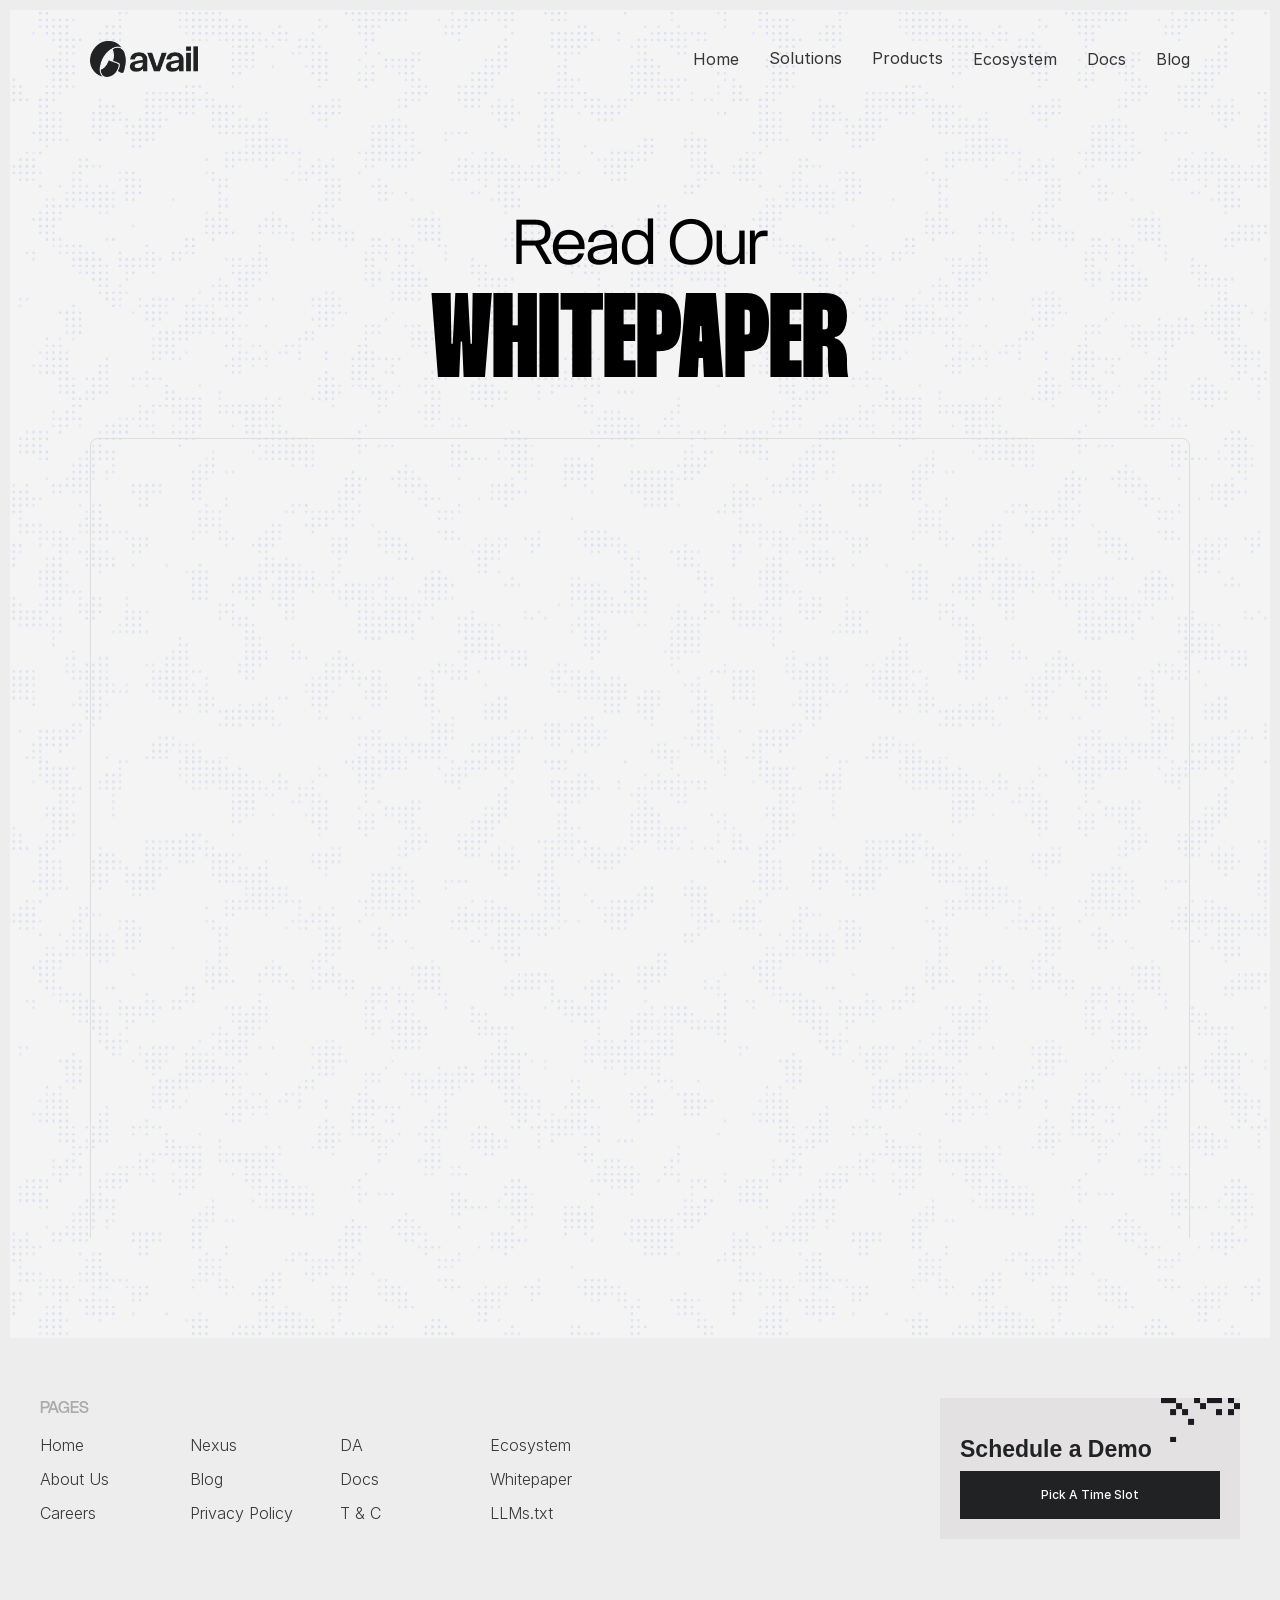
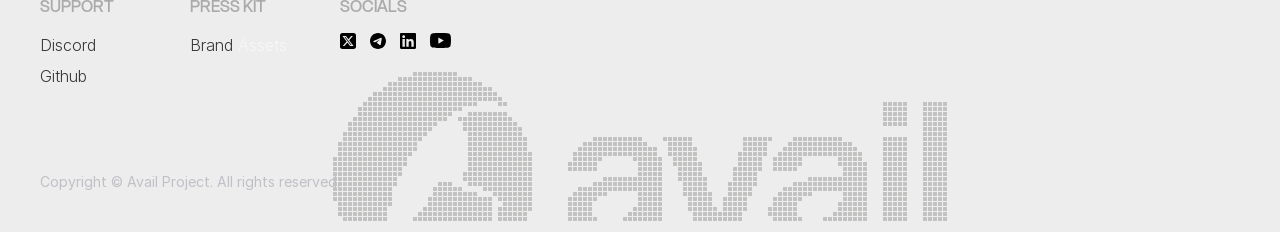
<file: mica-whitepaper.html>
<!doctype html>
<!-- Made in Framer · framer.com ✨ -->
<!-- Published Feb 25, 2026, 3:04 PM UTC -->
<html lang="en" data-redirect-timezone="1">
<head>
	<meta charset="utf-8">
	
	
	<!-- Start of headStart -->
    
    <!-- End of headStart -->
	<meta name="viewport" content="width=device-width">
	<meta name="generator" content="Framer f353506">
	<title>Avail Project | Scale Access to the Onchain Economy</title>
    <meta name="description" content="Avail creates a unified onchain economy by connecting users, apps, and liquidity across chains. Build with Avail and redefine how value moves and scales onchain.">
    <meta name="framer-search-index" content="scripts/searchIndex-hqYLyWiSPZcQ.json">
    <meta name="framer-search-index-fallback" content="scripts/searchIndex-4ZWW8hpKauaw.json">
    <link href="/images/aDyasFKXxTWodQLSeCL1o8MeIoo.png" rel="icon" media="(prefers-color-scheme: light)">
    <link href="/images/0PmKEkJJkAc71gRFamVu1YC7vY.png" rel="icon" media="(prefers-color-scheme: dark)">
    <link rel="apple-touch-icon" href="/images/K9eDPe2arMvl6IBCR4u9Qq6RiM.png">
    <!-- Open Graph / Facebook -->
    <meta property="og:type" content="website">
    <meta property="og:title" content="Avail Project | Scale Access to the Onchain Economy">
    <meta property="og:description" content="Avail creates a unified onchain economy by connecting users, apps, and liquidity across chains. Build with Avail and redefine how value moves and scales onchain.">
    <meta property="og:image" content="images/Fcf9YlD6gzrW8VXAi7tIURE7zww.png">
    <!-- Twitter -->
    <meta name="twitter:card" content="summary_large_image">
    <meta name="twitter:title" content="Avail Project | Scale Access to the Onchain Economy">
    <meta name="twitter:description" content="Avail creates a unified onchain economy by connecting users, apps, and liquidity across chains. Build with Avail and redefine how value moves and scales onchain.">
    <meta name="twitter:image" content="images/Fcf9YlD6gzrW8VXAi7tIURE7zww.png">
	
	<link rel="stylesheet" href="/css/fonts.css">
	<link rel="stylesheet" href="/css/fonts.css">
	
	<meta name="robots" content="max-image-preview:large"><link rel="canonical" href="https://availproject.org/mica-whitepaper"><meta property="og:url" content="https://availproject.org/mica-whitepaper"><style data-framer-breakpoint-css>@media(min-width: 1440px){.hidden-1chkrz3{display:none!important}}@media(min-width: 1200px) and (max-width: 1439.98px){.hidden-itcldj{display:none!important}}@media(min-width: 810px) and (max-width: 1199.98px){.hidden-1v7stdn{display:none!important}}@media(max-width: 809.98px){.hidden-1gmhikk{display:none!important}}</style><style data-framer-css-ssr-minified data-framer-components="framer-lib-cursors-host framer-8XH5O PropertyOverrides framer-fbhOj framer-DAsSz framer-lib-combinedCSSRules framer-i2Pgx framer-9M9Ho framer-I3rSe">html,body,#main{box-sizing:border-box;margin:0;padding:0}:root{-webkit-font-smoothing:antialiased;-moz-osx-font-smoothing:grayscale}*{box-sizing:border-box;-webkit-font-smoothing:inherit}h1,h2,h3,h4,h5,h6,p,figure{margin:0}body,input,textarea,select,button{font-family:sans-serif;font-size:12px}body{--token-ab3bf087-8957-4b6d-a2bd-cc37327a96d7:#363636;--token-8bc845a9-937a-4bbd-ad58-ebae6a54d231:#fffffe;--token-f48c369c-f011-48be-833e-42d19ef0d798:#efefef;--token-d4e429d7-d4fa-49af-a2aa-890749855c33:#aaa;--token-a0dbf3f7-346c-410e-8259-619229bdc2cb:#f2f5fd;--token-34d58044-5fb0-4480-9bc8-4e91d499d8e6:#fff;--token-fa4dcb27-7179-41c9-bbdc-0fe7fe502e97:#000;--token-6da9d50d-e927-4dcf-93ed-bf3b8039528b:#e8ff9c;--token-7507c765-26fd-430d-85eb-7f9d297aa023:#0473ff;--token-7a099e42-c556-4806-a838-c898c06a32b1:#f1f7ff;--token-1cde18ce-be6a-49b2-943b-08db3107a240:#0473fb;--token-fab8eab1-5380-4fe2-ba5e-942a94539068:#fafaf9;--token-a5c83f0d-25f3-48b6-af78-f79191590801:#ededed;--framer-will-change-override:none}@supports (background:-webkit-named-image(i)) and (not (grid-template-rows:subgrid)){body{--framer-will-change-override:transform}}@supports (background:-webkit-named-image(i)) and (not (position-area:top right)){body{--framer-will-change-filter-override:filter}}[data-framer-component-type=Text] div div span,[data-framer-component-type=Text] a div span,[data-framer-component-type=Text] span span span,[data-framer-component-type=Text] p span span,[data-framer-component-type=Text] h1 span span,[data-framer-component-type=Text] h2 span span,[data-framer-component-type=Text] h3 span span,[data-framer-component-type=Text] h4 span span,[data-framer-component-type=Text] h5 span span,[data-framer-component-type=Text] h6 span span,[data-framer-component-type=Text] a{font-family:var(--font-family);font-style:var(--font-style);font-weight:min(calc(var(--framer-font-weight-increase,0) + var(--font-weight,400)),900);color:var(--text-color);letter-spacing:var(--letter-spacing);font-size:var(--font-size);text-transform:var(--text-transform);--text-decoration:var(--framer-text-decoration-style,solid)var(--framer-text-decoration,none)var(--framer-text-decoration-color,currentcolor)var(--framer-text-decoration-thickness,auto);--text-decoration-skip-ink:var(--framer-text-decoration-skip-ink);--text-underline-offset:var(--framer-text-decoration-offset);line-height:var(--line-height);--font-family:var(--framer-font-family);--font-style:var(--framer-font-style);--font-weight:var(--framer-font-weight);--text-color:var(--framer-text-color);--letter-spacing:var(--framer-letter-spacing);--font-size:var(--framer-font-size);--text-transform:var(--framer-text-transform);--line-height:var(--framer-line-height)}@supports not (color:color(display-p3 1 1 1)){p.framer-text,div.framer-text,h1.framer-text,h2.framer-text,h3.framer-text,h4.framer-text,h5.framer-text,h6.framer-text,li.framer-text,ol.framer-text,ul.framer-text,span.framer-text:not([data-text-fill]){color:var(--framer-blockquote-text-color-rgb,var(--framer-blockquote-text-color,var(--framer-text-color-rgb,var(--framer-text-color,#000))));-webkit-text-stroke-color:var(--framer-text-stroke-color-rgb,var(--framer-text-stroke-color,initial))}mark.framer-text{background-color:var(--framer-blockquote-text-background-color-rgb,var(--framer-blockquote-text-background-color,var(--framer-text-background-color-rgb,var(--framer-text-background-color,initial))))}}@supports not (color:color(display-p3 1 1 1)){code.framer-text,code.framer-text span.framer-text:not([data-text-fill]){color:var(--framer-blockquote-text-color-rgb,var(--framer-blockquote-text-color,var(--framer-code-text-color-rgb,var(--framer-code-text-color,var(--framer-text-color-rgb,var(--framer-text-color,#000))))))}}@supports not (color:color(display-p3 1 1 1)){a.framer-text,span.framer-text[data-nested-link]{color:var(--framer-blockquote-text-color-rgb,var(--framer-blockquote-text-color,var(--framer-link-text-color-rgb,var(--framer-link-text-color,var(--framer-text-color-rgb,var(--framer-text-color,#000))))));background-color:var(--framer-link-text-background-color-rgb,var(--framer-link-text-background-color,initial));-webkit-text-decoration-color:var(--framer-link-text-decoration-color-rgb,var(--framer-link-text-decoration-color,var(--framer-text-decoration-color-rgb,var(--framer-text-decoration-color,currentcolor))));text-decoration-color:var(--framer-link-text-decoration-color-rgb,var(--framer-link-text-decoration-color,var(--framer-text-decoration-color-rgb,var(--framer-text-decoration-color,currentcolor))))}}@supports not (color:color(display-p3 1 1 1)){code.framer-text a.framer-text,code.framer-text a.framer-text span.framer-text:not([data-text-fill]),code.framer-text span.framer-text[data-nested-link],code.framer-text span.framer-text[data-nested-link] span.framer-text:not([data-text-fill]){color:var(--framer-blockquote-text-color-rgb,var(--framer-blockquote-text-color,var(--framer-link-text-color-rgb,var(--framer-link-text-color,var(--framer-code-text-color-rgb,var(--framer-code-text-color,var(--framer-text-color-rgb,var(--framer-text-color,#000))))))))}}@supports not (color:color(display-p3 1 1 1)){a.framer-text:hover,span.framer-text[data-nested-link]:hover{color:var(--framer-link-hover-text-color-rgb,var(--framer-link-hover-text-color,var(--framer-blockquote-text-color-rgb,var(--framer-blockquote-text-color,var(--framer-link-text-color-rgb,var(--framer-link-text-color,var(--framer-text-color-rgb,var(--framer-text-color,#000))))))));background-color:var(--framer-link-hover-text-background-color-rgb,var(--framer-link-hover-text-background-color,var(--framer-link-text-background-color-rgb,var(--framer-link-text-background-color,var(--framer-text-background-color-rgb,var(--framer-text-background-color,initial))))));-webkit-text-decoration-color:var(--framer-link-hover-text-decoration-color-rgb,var(--framer-link-hover-text-decoration-color,var(--framer-link-text-decoration-color-rgb,var(--framer-link-text-decoration-color,var(--framer-text-decoration-color-rgb,var(--framer-text-decoration-color,currentcolor))))));text-decoration-color:var(--framer-link-hover-text-decoration-color-rgb,var(--framer-link-hover-text-decoration-color,var(--framer-link-text-decoration-color-rgb,var(--framer-link-text-decoration-color,var(--framer-text-decoration-color-rgb,var(--framer-text-decoration-color,currentcolor))))))}}@supports not (color:color(display-p3 1 1 1)){code.framer-text a.framer-text:hover,code.framer-text span.framer-text[data-nested-link]:hover{color:var(--framer-link-hover-text-color-rgb,var(--framer-link-hover-text-color,var(--framer-blockquote-text-color-rgb,var(--framer-blockquote-text-color,var(--framer-link-text-color-rgb,var(--framer-link-text-color,var(--framer-code-text-color-rgb,var(--framer-code-text-color,var(--framer-text-color-rgb,var(--framer-text-color,#000))))))))))}}@supports not (color:color(display-p3 1 1 1)){a.framer-text[data-framer-page-link-current],span.framer-text[data-framer-page-link-current]{color:var(--framer-link-current-text-color-rgb,var(--framer-link-current-text-color,var(--framer-link-text-color-rgb,var(--framer-link-text-color,var(--framer-text-color-rgb,var(--framer-text-color,#000))))));background-color:var(--framer-link-current-text-background-color-rgb,var(--framer-link-current-text-background-color,var(--framer-link-text-background-color-rgb,var(--framer-link-text-background-color,var(--framer-text-background-color-rgb,var(--framer-text-background-color,initial))))));-webkit-text-decoration-color:var(--framer-link-current-text-decoration-color-rgb,var(--framer-link-current-text-decoration-color,var(--framer-link-text-decoration-color-rgb,var(--framer-link-text-decoration-color,var(--framer-text-decoration-color-rgb,var(--framer-text-decoration-color,currentcolor))))));text-decoration-color:var(--framer-link-current-text-decoration-color-rgb,var(--framer-link-current-text-decoration-color,var(--framer-link-text-decoration-color-rgb,var(--framer-link-text-decoration-color,var(--framer-text-decoration-color-rgb,var(--framer-text-decoration-color,currentcolor))))))}}@supports not (color:color(display-p3 1 1 1)){code.framer-text a.framer-text[data-framer-page-link-current],code.framer-text a.framer-text[data-framer-page-link-current] span.framer-text:not([data-text-fill]),code.framer-text span.framer-text[data-framer-page-link-current],code.framer-text span.framer-text[data-framer-page-link-current] span.framer-text:not([data-text-fill]){color:var(--framer-link-current-text-color-rgb,var(--framer-link-current-text-color,var(--framer-link-text-color-rgb,var(--framer-link-text-color,var(--framer-code-text-color-rgb,var(--framer-code-text-color,var(--framer-text-color-rgb,var(--framer-text-color,#000))))))));background-color:var(--framer-link-current-text-background-color-rgb,var(--framer-link-current-text-background-color,var(--framer-link-text-background-color-rgb,var(--framer-link-text-background-color,var(--framer-text-background-color-rgb,var(--framer-text-background-color,initial))))))}}@supports not (color:color(display-p3 1 1 1)){a.framer-text[data-framer-page-link-current]:hover,span.framer-text[data-framer-page-link-current]:hover{color:var(--framer-link-hover-text-color-rgb,var(--framer-link-hover-text-color,var(--framer-link-current-text-color-rgb,var(--framer-link-current-text-color,var(--framer-link-text-color-rgb,var(--framer-link-text-color,var(--framer-code-text-color-rgb,var(--framer-code-text-color,var(--framer-text-color-rgb,var(--framer-text-color,#000))))))))));background-color:var(--framer-link-hover-text-background-color-rgb,var(--framer-link-hover-text-background-color,var(--framer-link-current-text-background-color-rgb,var(--framer-link-current-text-background-color,var(--framer-link-text-background-color-rgb,var(--framer-link-text-background-color,initial))))));-webkit-text-decoration-color:var(--framer-link-hover-text-decoration-color-rgb,var(--framer-link-hover-text-decoration-color,var(--framer-link-current-text-decoration-color-rgb,var(--framer-link-current-text-decoration-color,var(--framer-link-text-decoration-color-rgb,var(--framer-link-text-decoration-color,var(--framer-text-decoration-color-rgb,var(--framer-text-decoration-color,currentcolor))))))));text-decoration-color:var(--framer-link-hover-text-decoration-color-rgb,var(--framer-link-hover-text-decoration-color,var(--framer-link-current-text-decoration-color-rgb,var(--framer-link-current-text-decoration-color,var(--framer-link-text-decoration-color-rgb,var(--framer-link-text-decoration-color,var(--framer-text-decoration-color-rgb,var(--framer-text-decoration-color,currentcolor))))))))}}@supports not (color:color(display-p3 1 1 1)){code.framer-text a.framer-text[data-framer-page-link-current]:hover,code.framer-text a.framer-text[data-framer-page-link-current]:hover span.framer-text:not([data-text-fill]),code.framer-text span.framer-text[data-framer-page-link-current]:hover,code.framer-text span.framer-text[data-framer-page-link-current]:hover span.framer-text:not([data-text-fill]){color:var(--framer-link-hover-text-color-rgb,var(--framer-link-hover-text-color,var(--framer-link-current-text-color-rgb,var(--framer-link-current-text-color,var(--framer-link-text-color-rgb,var(--framer-link-text-color,var(--framer-code-text-color-rgb,var(--framer-code-text-color,var(--framer-text-color-rgb,var(--framer-text-color,#000))))))))));background-color:var(--framer-link-hover-text-background-color-rgb,var(--framer-link-hover-text-background-color,var(--framer-link-current-text-background-color-rgb,var(--framer-link-current-text-background-color,var(--framer-link-text-background-color-rgb,var(--framer-link-text-background-color,initial))))))}}@supports not (aspect-ratio:1){.framer-text-module:not([data-width=fit])[style*=aspect-ratio]{position:relative!important}.framer-text-module:not([data-width=fit])[style*=aspect-ratio]:before{content:"";padding-bottom:calc(100%/calc(var(--aspect-ratio)));display:block}.framer-text-module[data-width=fill]>:first-child,.framer-text-module[data-width=fill]>.ssr-variant>:first-child,.framer-text-module:not([data-width=fit])[style*=aspect-ratio]>:first-child,.framer-text-module:not([data-width=fit])[style*=aspect-ratio]>.ssr-variant>:first-child{position:absolute;top:0;left:0;height:100%!important}}@supports not (overflow:clip){:root{--overflow-clip-fallback:hidden}}@supports (background:-webkit-named-image(i)) and (not (contain-intrinsic-size:inherit)){div.framer-text,p.framer-text,h1.framer-text,h2.framer-text,h3.framer-text,h4.framer-text,h5.framer-text,h6.framer-text,ol.framer-text,ul.framer-text,li.framer-text,blockquote.framer-text,.framer-text.framer-image{display:var(--text-truncation-display-inline-for-safari-16,revert)}div.framer-text:after,p.framer-text:after,h1.framer-text:after,h2.framer-text:after,h3.framer-text:after,h4.framer-text:after,h5.framer-text:after,h6.framer-text:after,ol.framer-text:after,ul.framer-text:after,li.framer-text:after,blockquote.framer-text:after,.framer-text.framer-image:after{content:var(--text-truncation-line-break-for-safari-16);white-space:pre}.framer-text.framer-text-module,.framer-text.framer-table-wrapper{display:var(--text-truncation-display-none-for-safari-16,revert)}p.framer-text[data-text-fill]{display:var(--text-truncation-display-inline-for-safari-16,inline-block)}}@supports (corner-shape:superellipse(2)){:root{--one-if-corner-shape-supported:1}}.framer-cursor-none,.framer-cursor-none *{cursor:none!important}.framer-pointer-events-none,.framer-pointer-events-none *{pointer-events:none!important}@supports (aspect-ratio:1){body{--framer-aspect-ratio-supported:auto}}.framer-8XH5O.framer-gye4is,.framer-8XH5O .framer-gye4is{display:block}.framer-8XH5O.framer-itcldj{height:min-content;overflow:var(--overflow-clip-fallback,clip);background-color:#ededed;flex-flow:column;place-content:center flex-start;align-items:center;gap:0;width:1200px;padding:10px;display:flex;position:relative}.framer-8XH5O .framer-18sfeb0{max-width:1440px;height:min-content;overflow:var(--overflow-clip-fallback,clip);will-change:var(--framer-will-change-filter-override,filter);flex-flow:column;flex:none;place-content:center;align-items:center;gap:40px;width:100%;padding:0;display:flex;position:relative}.framer-8XH5O .framer-1xb9vk2{max-width:1920px;height:min-content;overflow:var(--overflow-clip-fallback,clip);flex-flow:row;flex:none;place-content:center;align-items:center;gap:10px;width:100%;padding:0;display:flex;position:relative}.framer-8XH5O .framer-eer36-container{z-index:3;flex:none;width:100%;max-width:1920px;height:auto;position:relative}.framer-8XH5O .framer-d2s8v7{flex-flow:column;flex:none;place-content:center;align-items:center;gap:32px;width:100%;height:min-content;padding:60px 80px;display:flex;position:relative;overflow:hidden}.framer-8XH5O .framer-13iytm0{height:min-content;overflow:var(--overflow-clip-fallback,clip);flex-flow:column;flex:none;place-content:center;align-items:center;gap:10px;width:100%;padding:0;display:flex;position:relative}.framer-8XH5O .framer-16tf33t{--framer-link-text-color:#09f;--framer-link-text-decoration:underline;white-space:pre-wrap;word-break:break-word;word-wrap:break-word;flex:none;width:100%;height:auto;position:relative}.framer-8XH5O .framer-1m2q1vr{--framer-link-text-color:#09f;--framer-link-text-decoration:underline;white-space:pre;flex:none;width:auto;height:auto;position:relative}.framer-8XH5O .framer-r64ymp{flex-flow:column;flex:none;place-content:center;align-items:center;gap:10px;width:100%;height:min-content;padding:0;display:flex;position:relative;overflow:visible}.framer-8XH5O .framer-13a8ex6{flex-flow:column;flex:none;place-content:center;align-items:center;gap:40px;width:100%;height:min-content;padding:0;display:flex;position:relative;overflow:hidden}.framer-8XH5O .framer-zo4ta4-container{flex:none;width:100%;height:800px;position:relative}.framer-8XH5O .framer-10aapyv-container{flex:none;width:100%;height:auto;position:relative}.framer-8XH5O .framer-1nhks3x-container{pointer-events:none;z-index:10;flex:none;width:100%;height:100vh;position:fixed;top:0;left:0}.framer-n3QoA .framer-styles-preset-1aupk6d:not(.rich-text-wrapper),.framer-n3QoA .framer-styles-preset-1aupk6d.rich-text-wrapper h1{--framer-font-family:"Delight Regular","Delight Regular Placeholder",sans-serif;--framer-font-open-type-features:"blwf" on,"cv09" on,"cv03" on,"cv04" on,"cv11" on;--framer-font-size:62px;--framer-font-style:normal;--framer-font-variation-axes:normal;--framer-font-weight:400;--framer-letter-spacing:0em;--framer-line-height:1.1em;--framer-paragraph-spacing:0px;--framer-text-alignment:center;--framer-text-color:#000;--framer-text-decoration:none;--framer-text-stroke-color:initial;--framer-text-stroke-width:initial;--framer-text-transform:none}@media (max-width:1199px) and (min-width:810px){.framer-n3QoA .framer-styles-preset-1aupk6d:not(.rich-text-wrapper),.framer-n3QoA .framer-styles-preset-1aupk6d.rich-text-wrapper h1{--framer-font-family:"Delight Regular","Delight Regular Placeholder",sans-serif;--framer-font-open-type-features:"blwf" on,"cv09" on,"cv03" on,"cv04" on,"cv11" on;--framer-font-size:48px;--framer-font-style:normal;--framer-font-variation-axes:normal;--framer-font-weight:400;--framer-letter-spacing:0em;--framer-line-height:1.1em;--framer-paragraph-spacing:0px;--framer-text-alignment:center;--framer-text-color:#000;--framer-text-decoration:none;--framer-text-stroke-color:initial;--framer-text-stroke-width:initial;--framer-text-transform:none}}@media (max-width:809px) and (min-width:0){.framer-n3QoA .framer-styles-preset-1aupk6d:not(.rich-text-wrapper),.framer-n3QoA .framer-styles-preset-1aupk6d.rich-text-wrapper h1{--framer-font-family:"Delight Regular","Delight Regular Placeholder",sans-serif;--framer-font-open-type-features:"blwf" on,"cv09" on,"cv03" on,"cv04" on,"cv11" on;--framer-font-size:32px;--framer-font-style:normal;--framer-font-variation-axes:normal;--framer-font-weight:400;--framer-letter-spacing:0em;--framer-line-height:1.1em;--framer-paragraph-spacing:0px;--framer-text-alignment:center;--framer-text-color:#000;--framer-text-decoration:none;--framer-text-stroke-color:initial;--framer-text-stroke-width:initial;--framer-text-transform:none}}.framer-jH2Cq .framer-styles-preset-3cauci:not(.rich-text-wrapper),.framer-jH2Cq .framer-styles-preset-3cauci.rich-text-wrapper h5{--framer-font-family:"Delight Regular","Delight Regular Placeholder",sans-serif;--framer-font-open-type-features:"blwf" on,"cv09" on,"cv03" on,"cv04" on,"cv11" on;--framer-font-size:56px;--framer-font-style:normal;--framer-font-variation-axes:normal;--framer-font-weight:400;--framer-letter-spacing:.03em;--framer-line-height:1.4em;--framer-paragraph-spacing:40px;--framer-text-alignment:start;--framer-text-color:#000;--framer-text-decoration:none;--framer-text-stroke-color:initial;--framer-text-stroke-width:initial;--framer-text-transform:none}@media (max-width:1199px) and (min-width:810px){.framer-jH2Cq .framer-styles-preset-3cauci:not(.rich-text-wrapper),.framer-jH2Cq .framer-styles-preset-3cauci.rich-text-wrapper h5{--framer-font-family:"Delight Regular","Delight Regular Placeholder",sans-serif;--framer-font-open-type-features:"blwf" on,"cv09" on,"cv03" on,"cv04" on,"cv11" on;--framer-font-size:32px;--framer-font-style:normal;--framer-font-variation-axes:normal;--framer-font-weight:400;--framer-letter-spacing:.03em;--framer-line-height:1.4em;--framer-paragraph-spacing:40px;--framer-text-alignment:start;--framer-text-color:#000;--framer-text-decoration:none;--framer-text-stroke-color:initial;--framer-text-stroke-width:initial;--framer-text-transform:none}}@media (max-width:809px) and (min-width:0){.framer-jH2Cq .framer-styles-preset-3cauci:not(.rich-text-wrapper),.framer-jH2Cq .framer-styles-preset-3cauci.rich-text-wrapper h5{--framer-font-family:"Delight Regular","Delight Regular Placeholder",sans-serif;--framer-font-open-type-features:"blwf" on,"cv09" on,"cv03" on,"cv04" on,"cv11" on;--framer-font-size:24px;--framer-font-style:normal;--framer-font-variation-axes:normal;--framer-font-weight:400;--framer-letter-spacing:.03em;--framer-line-height:1.4em;--framer-paragraph-spacing:40px;--framer-text-alignment:start;--framer-text-color:#000;--framer-text-decoration:none;--framer-text-stroke-color:initial;--framer-text-stroke-width:initial;--framer-text-transform:none}}.framer-L7QoH .framer-styles-preset-46quhv:not(.rich-text-wrapper),.framer-L7QoH .framer-styles-preset-46quhv.rich-text-wrapper h2{--framer-font-family:"Thunder Extra Bold LC","Thunder Extra Bold LC Placeholder",sans-serif;--framer-font-family-bold:"Inter",sans-serif;--framer-font-family-bold-italic:"Inter",sans-serif;--framer-font-family-italic:"Inter","Inter Placeholder",sans-serif;--framer-font-open-type-features:"blwf" on,"cv09" on,"cv03" on,"cv04" on,"cv11" on;--framer-font-size:130px;--framer-font-style:normal;--framer-font-style-bold:normal;--framer-font-style-bold-italic:italic;--framer-font-style-italic:italic;--framer-font-variation-axes:normal;--framer-font-weight:400;--framer-font-weight-bold:900;--framer-font-weight-bold-italic:900;--framer-font-weight-italic:700;--framer-letter-spacing:0em;--framer-line-height:1em;--framer-paragraph-spacing:40px;--framer-text-alignment:start;--framer-text-color:#000;--framer-text-decoration:none;--framer-text-stroke-color:initial;--framer-text-stroke-width:initial;--framer-text-transform:none}@media (max-width:1439px) and (min-width:1200px){.framer-L7QoH .framer-styles-preset-46quhv:not(.rich-text-wrapper),.framer-L7QoH .framer-styles-preset-46quhv.rich-text-wrapper h2{--framer-font-family:"Thunder Extra Bold LC","Thunder Extra Bold LC Placeholder",sans-serif;--framer-font-family-bold:"Inter",sans-serif;--framer-font-family-bold-italic:"Inter",sans-serif;--framer-font-family-italic:"Inter","Inter Placeholder",sans-serif;--framer-font-open-type-features:"blwf" on,"cv09" on,"cv03" on,"cv04" on,"cv11" on;--framer-font-size:120px;--framer-font-style:normal;--framer-font-style-bold:normal;--framer-font-style-bold-italic:italic;--framer-font-style-italic:italic;--framer-font-variation-axes:normal;--framer-font-weight:400;--framer-font-weight-bold:900;--framer-font-weight-bold-italic:900;--framer-font-weight-italic:700;--framer-letter-spacing:0em;--framer-line-height:1em;--framer-paragraph-spacing:40px;--framer-text-alignment:start;--framer-text-color:#000;--framer-text-decoration:none;--framer-text-stroke-color:initial;--framer-text-stroke-width:initial;--framer-text-transform:none}}@media (max-width:1199px) and (min-width:810px){.framer-L7QoH .framer-styles-preset-46quhv:not(.rich-text-wrapper),.framer-L7QoH .framer-styles-preset-46quhv.rich-text-wrapper h2{--framer-font-family:"Thunder Extra Bold LC","Thunder Extra Bold LC Placeholder",sans-serif;--framer-font-family-bold:"Inter",sans-serif;--framer-font-family-bold-italic:"Inter",sans-serif;--framer-font-family-italic:"Inter","Inter Placeholder",sans-serif;--framer-font-open-type-features:"blwf" on,"cv09" on,"cv03" on,"cv04" on,"cv11" on;--framer-font-size:48px;--framer-font-style:normal;--framer-font-style-bold:normal;--framer-font-style-bold-italic:italic;--framer-font-style-italic:italic;--framer-font-variation-axes:normal;--framer-font-weight:400;--framer-font-weight-bold:900;--framer-font-weight-bold-italic:900;--framer-font-weight-italic:700;--framer-letter-spacing:0em;--framer-line-height:1em;--framer-paragraph-spacing:40px;--framer-text-alignment:start;--framer-text-color:#000;--framer-text-decoration:none;--framer-text-stroke-color:initial;--framer-text-stroke-width:initial;--framer-text-transform:none}}@media (max-width:809px) and (min-width:0){.framer-L7QoH .framer-styles-preset-46quhv:not(.rich-text-wrapper),.framer-L7QoH .framer-styles-preset-46quhv.rich-text-wrapper h2{--framer-font-family:"Thunder Extra Bold LC","Thunder Extra Bold LC Placeholder",sans-serif;--framer-font-family-bold:"Inter",sans-serif;--framer-font-family-bold-italic:"Inter",sans-serif;--framer-font-family-italic:"Inter","Inter Placeholder",sans-serif;--framer-font-open-type-features:"blwf" on,"cv09" on,"cv03" on,"cv04" on,"cv11" on;--framer-font-size:46px;--framer-font-style:normal;--framer-font-style-bold:normal;--framer-font-style-bold-italic:italic;--framer-font-style-italic:italic;--framer-font-variation-axes:normal;--framer-font-weight:400;--framer-font-weight-bold:900;--framer-font-weight-bold-italic:900;--framer-font-weight-italic:700;--framer-letter-spacing:0em;--framer-line-height:1em;--framer-paragraph-spacing:40px;--framer-text-alignment:start;--framer-text-color:#000;--framer-text-decoration:none;--framer-text-stroke-color:initial;--framer-text-stroke-width:initial;--framer-text-transform:none}}@media (min-width:810px) and (max-width:1199.98px){.framer-8XH5O.framer-itcldj{width:810px}.framer-8XH5O .framer-zo4ta4-container{height:500px}}@media (max-width:809.98px){.framer-8XH5O.framer-itcldj{width:390px;padding:10px 0}.framer-8XH5O .framer-1xb9vk2{padding:0 20px}.framer-8XH5O .framer-d2s8v7{padding:20px 20px 40px}.framer-8XH5O .framer-zo4ta4-container{height:400px}}@media (min-width:1440px){.framer-8XH5O.framer-itcldj{width:1440px}}.ssr-variant{display:contents}@supports (aspect-ratio:1){body{--framer-aspect-ratio-supported:auto}}.framer-fbhOj.framer-1x2au1c,.framer-fbhOj .framer-1x2au1c{display:block}.framer-fbhOj.framer-18q6xk6{flex-flow:row;place-content:center space-between;align-items:center;width:1200px;height:min-content;padding:30px 80px;display:flex;position:relative;overflow:visible}.framer-fbhOj .framer-13jutpo{flex-flow:row;flex:none;place-content:center flex-start;align-items:center;gap:20px;width:min-content;height:min-content;padding:0;display:flex;position:relative;overflow:visible}.framer-fbhOj .framer-1wcsgmg{flex-flow:row;flex:none;place-content:center;align-items:center;gap:20px;width:min-content;height:min-content;padding:0;display:flex;position:relative;overflow:visible}.framer-fbhOj .framer-10eltet{aspect-ratio:2.84444;height:var(--framer-aspect-ratio-supported,38px);flex:none;width:108px;text-decoration:none;position:relative}.framer-fbhOj .framer-1b0kgew{flex:none;width:40px;height:40px;position:relative;overflow:hidden}.framer-fbhOj .framer-vnt7ae{will-change:var(--framer-will-change-override,transform);flex:none;width:20px;height:2px;position:absolute;top:calc(62.5% - 1px);left:calc(50% - 10px);overflow:hidden}.framer-fbhOj .framer-1uihp9u{will-change:var(--framer-will-change-override,transform);flex:none;width:20px;height:2px;position:absolute;top:calc(37.5% - 1px);left:calc(50% - 10px);overflow:hidden}.framer-fbhOj .framer-1i5rlaz{flex-flow:row;flex:none;place-content:center;align-items:center;gap:0;width:min-content;height:min-content;padding:0;display:flex;position:relative;overflow:visible}.framer-fbhOj .framer-1c0cax4{cursor:pointer;flex-flow:row;flex:none;place-content:center flex-end;align-items:center;gap:30px;width:min-content;height:min-content;padding:0;display:flex;position:relative;overflow:visible}.framer-fbhOj .framer-3zui6c-container,.framer-fbhOj .framer-1ptqhhs-container,.framer-fbhOj .framer-153pugl-container,.framer-fbhOj .framer-1bo1dkg-container,.framer-fbhOj .framer-1ocmydb-container,.framer-fbhOj .framer-ur6qhf-container,.framer-fbhOj .framer-1ksh4rc-container,.framer-fbhOj .framer-15pl2qb-container,.framer-fbhOj .framer-1cxtjf8-container,.framer-fbhOj .framer-4lj5vg-container{flex:none;width:auto;height:auto;position:relative}.framer-fbhOj .framer-1wfc0jc,.framer-fbhOj .framer-1pj663z,.framer-fbhOj .framer-4wq7ef,.framer-fbhOj .framer-1jatq4,.framer-fbhOj .framer-n0pxoz,.framer-fbhOj .framer-1x588f6,.framer-fbhOj .framer-zgypno,.framer-fbhOj .framer-dt9i8v,.framer-fbhOj .framer-1vyf2pi,.framer-fbhOj .framer-1ku8tob,.framer-fbhOj .framer-46qbf3,.framer-fbhOj .framer-17kdf56,.framer-fbhOj .framer-1gf85hq,.framer-fbhOj .framer-1a8yf6h,.framer-fbhOj .framer-1xc1gce,.framer-fbhOj .framer-1iomjaf,.framer-fbhOj .framer-113qtw1,.framer-fbhOj .framer-hv34va,.framer-fbhOj .framer-1rhexxz,.framer-fbhOj .framer-ddy6a2,.framer-fbhOj .framer-f603o8{white-space:pre;flex:none;width:auto;height:auto;position:relative}.framer-fbhOj .framer-1l6qsot,.framer-fbhOj .framer-11xi8c,.framer-fbhOj .framer-1dtx76p,.framer-fbhOj .framer-3qr9o7{height:min-content;overflow:var(--overflow-clip-fallback,clip);will-change:var(--framer-will-change-override,transform);flex-flow:column;place-content:center;align-items:center;gap:10px;width:min-content;padding:0;display:flex;position:relative}.framer-fbhOj .framer-1qvpbhg,.framer-fbhOj .framer-1l8tge5,.framer-fbhOj .framer-ekc8qa,.framer-fbhOj .framer-l3w4sx{flex-flow:column;flex:none;place-content:flex-start center;align-items:flex-start;gap:20px;width:min-content;height:min-content;padding:20px 10px;display:flex;position:relative;overflow:visible}.framer-fbhOj .framer-1227r45{cursor:pointer;z-index:2;flex-flow:column;flex:1 0 0;place-content:flex-start;align-items:flex-start;gap:20px;width:1px;height:min-content;padding:20px 20px 30px;display:flex;position:relative;overflow:auto}.framer-fbhOj.framer-v-11u3v7r.framer-18q6xk6{flex-direction:column;justify-content:center;gap:0;width:768px;padding:20px;overflow:hidden}.framer-fbhOj.framer-v-11u3v7r .framer-13jutpo,.framer-fbhOj.framer-v-1fi62lq .framer-13jutpo{gap:unset;z-index:2;order:0;justify-content:space-between;width:100%}.framer-fbhOj.framer-v-11u3v7r .framer-1wcsgmg,.framer-fbhOj.framer-v-1pwx02p .framer-1wcsgmg,.framer-fbhOj.framer-v-1fi62lq .framer-1wcsgmg,.framer-fbhOj.framer-v-33lpx7 .framer-1wcsgmg{order:0}.framer-fbhOj.framer-v-11u3v7r .framer-1b0kgew,.framer-fbhOj.framer-v-1pwx02p .framer-1b0kgew,.framer-fbhOj.framer-v-1fi62lq .framer-1b0kgew,.framer-fbhOj.framer-v-33lpx7 .framer-1b0kgew{cursor:pointer;order:1;width:44px;height:44px}.framer-fbhOj.framer-v-1pwx02p.framer-18q6xk6{overscroll-behavior:contain;flex-direction:column;width:768px;padding:0;overflow:auto}.framer-fbhOj.framer-v-1pwx02p .framer-13jutpo{gap:unset;z-index:2;order:0;justify-content:space-between;width:100%;padding:20px}.framer-fbhOj.framer-v-1pwx02p .framer-vnt7ae,.framer-fbhOj.framer-v-1pwx02p .framer-1uihp9u,.framer-fbhOj.framer-v-33lpx7 .framer-vnt7ae,.framer-fbhOj.framer-v-33lpx7 .framer-1uihp9u{top:calc(50% - 1px)}.framer-fbhOj.framer-v-1pwx02p .framer-1i5rlaz{height:calc(var(--framer-viewport-height,100vh)*1);order:1;align-content:flex-start;align-items:flex-start;width:100%;padding:0 0 100px}.framer-fbhOj.framer-v-1pwx02p .framer-1c0cax4{z-index:2;flex-direction:column;flex:1 0 0;place-content:flex-start;align-items:flex-start;gap:20px;width:1px;height:100%;padding:20px 20px 30px;overflow:auto}.framer-fbhOj.framer-v-1pwx02p .framer-1wfc0jc,.framer-fbhOj.framer-v-33lpx7 .framer-17kdf56{order:7}.framer-fbhOj.framer-v-1pwx02p .framer-zgypno,.framer-fbhOj.framer-v-33lpx7 .framer-hv34va{order:8}.framer-fbhOj.framer-v-1pwx02p .framer-153pugl-container,.framer-fbhOj.framer-v-33lpx7 .framer-1ksh4rc-container{order:11}.framer-fbhOj.framer-v-1pwx02p .framer-1bo1dkg-container,.framer-fbhOj.framer-v-33lpx7 .framer-15pl2qb-container{order:10}.framer-fbhOj.framer-v-1pwx02p .framer-1ocmydb-container,.framer-fbhOj.framer-v-33lpx7 .framer-1cxtjf8-container{order:9}.framer-fbhOj.framer-v-1pwx02p .framer-ur6qhf-container,.framer-fbhOj.framer-v-33lpx7 .framer-4lj5vg-container{order:6}.framer-fbhOj.framer-v-1fi62lq.framer-18q6xk6{flex-direction:column;justify-content:center;gap:0;width:390px;padding:10px;overflow:hidden}.framer-fbhOj.framer-v-1fi62lq .framer-10eltet{aspect-ratio:2.46667;width:88px}.framer-fbhOj.framer-v-33lpx7.framer-18q6xk6{overscroll-behavior:contain;flex-direction:column;width:390px;padding:0;overflow:auto}.framer-fbhOj.framer-v-33lpx7 .framer-13jutpo{gap:unset;z-index:2;order:0;justify-content:space-between;width:100%;padding:10px}.framer-fbhOj.framer-v-33lpx7 .framer-10eltet{aspect-ratio:2.83871;height:var(--framer-aspect-ratio-supported,31px);width:88px}.framer-fbhOj.framer-v-33lpx7 .framer-1227r45{flex:none;order:1;width:100%}@media (max-width:1199px) and (min-width:810px){.framer-d4g1P .framer-styles-preset-13ur2bf:not(.rich-text-wrapper),.framer-d4g1P .framer-styles-preset-13ur2bf.rich-text-wrapper h6{--framer-font-family:"Delight Medium","Delight Medium Placeholder",sans-serif;--framer-font-family-bold:"Delight Medium","Delight Medium Placeholder",sans-serif;--framer-font-open-type-features:"blwf" on,"cv09" on,"cv03" on,"cv04" on,"cv11" on;--framer-font-size:12px;--framer-font-style:normal;--framer-font-style-bold:normal;--framer-font-variation-axes:normal;--framer-font-weight:500;--framer-font-weight-bold:500;--framer-letter-spacing:0em;--framer-line-height:1.2em;--framer-paragraph-spacing:40px;--framer-text-alignment:start;--framer-text-color:var(--token-d4e429d7-d4fa-49af-a2aa-890749855c33,#aaa);--framer-text-decoration:none;--framer-text-stroke-color:initial;--framer-text-stroke-width:initial;--framer-text-transform:uppercase}}@media (max-width:809px) and (min-width:0){.framer-d4g1P .framer-styles-preset-13ur2bf:not(.rich-text-wrapper),.framer-d4g1P .framer-styles-preset-13ur2bf.rich-text-wrapper h6{--framer-font-family:"Delight Medium","Delight Medium Placeholder",sans-serif;--framer-font-family-bold:"Delight Medium","Delight Medium Placeholder",sans-serif;--framer-font-open-type-features:"blwf" on,"cv09" on,"cv03" on,"cv04" on,"cv11" on;--framer-font-size:12px;--framer-font-style:normal;--framer-font-style-bold:normal;--framer-font-variation-axes:normal;--framer-font-weight:500;--framer-font-weight-bold:500;--framer-letter-spacing:0em;--framer-line-height:1.2em;--framer-paragraph-spacing:40px;--framer-text-alignment:start;--framer-text-color:var(--token-d4e429d7-d4fa-49af-a2aa-890749855c33,#aaa);--framer-text-decoration:none;--framer-text-stroke-color:initial;--framer-text-stroke-width:initial;--framer-text-transform:uppercase}}.framer-8EvHF .framer-styles-preset-1nhe2n8:not(.rich-text-wrapper),.framer-8EvHF .framer-styles-preset-1nhe2n8.rich-text-wrapper a{--framer-link-hover-text-color:var(--token-7507c765-26fd-430d-85eb-7f9d297aa023,#0473ff);--framer-link-text-color:var(--token-ab3bf087-8957-4b6d-a2bd-cc37327a96d7,#363636)}.framer-fbhOj[data-hide-scrollbars=true]::-webkit-scrollbar{width:0;height:0}.framer-fbhOj [data-hide-scrollbars=true]::-webkit-scrollbar{width:0;height:0}.framer-fbhOj[data-hide-scrollbars=true]::-webkit-scrollbar-thumb{background:0 0}.framer-fbhOj [data-hide-scrollbars=true]::-webkit-scrollbar-thumb{background:0 0}.framer-fbhOj[data-hide-scrollbars=true],.framer-fbhOj [data-hide-scrollbars=true]{scrollbar-width:none}.framer-fbhOj[data-border=true]:after,.framer-fbhOj [data-border=true]:after{content:"";border-width:var(--border-top-width,0)var(--border-right-width,0)var(--border-bottom-width,0)var(--border-left-width,0);border-color:var(--border-color,none);border-style:var(--border-style,none);box-sizing:border-box;border-radius:inherit;corner-shape:inherit;pointer-events:none;width:100%;height:100%;position:absolute;top:0;left:0}@supports (aspect-ratio:1){body{--framer-aspect-ratio-supported:auto}}.framer-DAsSz.framer-43drqm,.framer-DAsSz .framer-43drqm{display:block}.framer-DAsSz.framer-g0985q{cursor:pointer;flex-flow:row;place-content:center;align-items:center;gap:10px;width:min-content;height:min-content;padding:0;text-decoration:none;display:flex;position:relative;overflow:hidden}.framer-DAsSz .framer-1wu9wg7{-webkit-user-select:none;user-select:none;white-space:pre;flex:none;width:auto;height:auto;position:relative}.framer-DAsSz .framer-l5u1x0{z-index:1;flex:none;width:1px;height:1px;position:absolute;bottom:0;left:-10px;overflow:hidden}.framer-DAsSz.framer-v-g0985q.hover .framer-l5u1x0{width:100%;left:0}body{--framer-will-change-override:none}@supports (background:-webkit-named-image(i)) and (not (grid-template-rows:subgrid)){body{--framer-will-change-override:transform}}body{--framer-will-change-filter-override:none}@supports (background:-webkit-named-image(i)) and (not (position-area:top right)){body{--framer-will-change-filter-override:filter}}[data-framer-component-type]{position:absolute}[data-framer-component-type=Text]{cursor:inherit}[data-framer-component-text-autosized] *{white-space:pre}[data-framer-component-type=Text]>*{text-align:var(--framer-text-alignment,start)}[data-framer-component-type=Text] span span,[data-framer-component-type=Text] p span,[data-framer-component-type=Text] h1 span,[data-framer-component-type=Text] h2 span,[data-framer-component-type=Text] h3 span,[data-framer-component-type=Text] h4 span,[data-framer-component-type=Text] h5 span,[data-framer-component-type=Text] h6 span{display:block}[data-framer-component-type=Text] span span span,[data-framer-component-type=Text] p span span,[data-framer-component-type=Text] h1 span span,[data-framer-component-type=Text] h2 span span,[data-framer-component-type=Text] h3 span span,[data-framer-component-type=Text] h4 span span,[data-framer-component-type=Text] h5 span span,[data-framer-component-type=Text] h6 span span{display:unset}[data-framer-component-type=Text] div div span,[data-framer-component-type=Text] a div span,[data-framer-component-type=Text] span span span,[data-framer-component-type=Text] p span span,[data-framer-component-type=Text] h1 span span,[data-framer-component-type=Text] h2 span span,[data-framer-component-type=Text] h3 span span,[data-framer-component-type=Text] h4 span span,[data-framer-component-type=Text] h5 span span,[data-framer-component-type=Text] h6 span span,[data-framer-component-type=Text] a{font-family:var(--font-family);font-style:var(--font-style);font-weight:min(calc(var(--framer-font-weight-increase,0) + var(--font-weight,400)),900);color:var(--text-color);letter-spacing:var(--letter-spacing);font-size:var(--font-size);text-transform:var(--text-transform);--text-decoration:var(--framer-text-decoration-style,solid)var(--framer-text-decoration,none)var(--framer-text-decoration-color,currentcolor)var(--framer-text-decoration-thickness,auto);--text-decoration-skip-ink:var(--framer-text-decoration-skip-ink);--text-underline-offset:var(--framer-text-decoration-offset);line-height:var(--line-height);--font-family:var(--framer-font-family);--font-style:var(--framer-font-style);--font-weight:var(--framer-font-weight);--text-color:var(--framer-text-color);--letter-spacing:var(--framer-letter-spacing);--font-size:var(--framer-font-size);--text-transform:var(--framer-text-transform);--line-height:var(--framer-line-height)}[data-framer-component-type=Text] a,[data-framer-component-type=Text] a div span,[data-framer-component-type=Text] a span span span,[data-framer-component-type=Text] a p span span,[data-framer-component-type=Text] a h1 span span,[data-framer-component-type=Text] a h2 span span,[data-framer-component-type=Text] a h3 span span,[data-framer-component-type=Text] a h4 span span,[data-framer-component-type=Text] a h5 span span,[data-framer-component-type=Text] a h6 span span{--font-family:var(--framer-link-font-family,var(--framer-font-family));--font-style:var(--framer-link-font-style,var(--framer-font-style));--font-weight:var(--framer-link-font-weight,var(--framer-font-weight));--text-color:var(--framer-link-text-color,var(--framer-text-color));--font-size:var(--framer-link-font-size,var(--framer-font-size));--text-transform:var(--framer-link-text-transform,var(--framer-text-transform));--text-decoration:var(--framer-link-text-decoration-style,var(--framer-text-decoration-style,solid))var(--framer-link-text-decoration,var(--framer-text-decoration,none))var(--framer-link-text-decoration-color,var(--framer-text-decoration-color,currentcolor))var(--framer-link-text-decoration-thickness,var(--framer-text-decoration-thickness,auto));--text-decoration-skip-ink:var(--framer-link-text-decoration-skip-ink,var(--framer-text-decoration-skip-ink));--text-underline-offset:var(--framer-link-text-decoration-offset,var(--framer-text-decoration-offset))}[data-framer-component-type=Text] a:hover,[data-framer-component-type=Text] a div span:hover,[data-framer-component-type=Text] a span span span:hover,[data-framer-component-type=Text] a p span span:hover,[data-framer-component-type=Text] a h1 span span:hover,[data-framer-component-type=Text] a h2 span span:hover,[data-framer-component-type=Text] a h3 span span:hover,[data-framer-component-type=Text] a h4 span span:hover,[data-framer-component-type=Text] a h5 span span:hover,[data-framer-component-type=Text] a h6 span span:hover{--font-family:var(--framer-link-hover-font-family,var(--framer-link-font-family,var(--framer-font-family)));--font-style:var(--framer-link-hover-font-style,var(--framer-link-font-style,var(--framer-font-style)));--font-weight:var(--framer-link-hover-font-weight,var(--framer-link-font-weight,var(--framer-font-weight)));--text-color:var(--framer-link-hover-text-color,var(--framer-link-text-color,var(--framer-text-color)));--font-size:var(--framer-link-hover-font-size,var(--framer-link-font-size,var(--framer-font-size)));--text-transform:var(--framer-link-hover-text-transform,var(--framer-link-text-transform,var(--framer-text-transform)));--text-decoration:var(--framer-link-hover-text-decoration-style,var(--framer-link-text-decoration-style,var(--framer-text-decoration-style,solid)))var(--framer-link-hover-text-decoration,var(--framer-link-text-decoration,var(--framer-text-decoration,none)))var(--framer-link-hover-text-decoration-color,var(--framer-link-text-decoration-color,var(--framer-text-decoration-color,currentcolor)))var(--framer-link-hover-text-decoration-thickness,var(--framer-link-text-decoration-thickness,var(--framer-text-decoration-thickness,auto)));--text-decoration-skip-ink:var(--framer-link-hover-text-decoration-skip-ink,var(--framer-link-text-decoration-skip-ink,var(--framer-text-decoration-skip-ink)));--text-underline-offset:var(--framer-link-hover-text-decoration-offset,var(--framer-link-text-decoration-offset,var(--framer-text-decoration-offset)))}[data-framer-component-type=Text].isCurrent a,[data-framer-component-type=Text].isCurrent a div span,[data-framer-component-type=Text].isCurrent a span span span,[data-framer-component-type=Text].isCurrent a p span span,[data-framer-component-type=Text].isCurrent a h1 span span,[data-framer-component-type=Text].isCurrent a h2 span span,[data-framer-component-type=Text].isCurrent a h3 span span,[data-framer-component-type=Text].isCurrent a h4 span span,[data-framer-component-type=Text].isCurrent a h5 span span,[data-framer-component-type=Text].isCurrent a h6 span span{--font-family:var(--framer-link-current-font-family,var(--framer-link-font-family,var(--framer-font-family)));--font-style:var(--framer-link-current-font-style,var(--framer-link-font-style,var(--framer-font-style)));--font-weight:var(--framer-link-current-font-weight,var(--framer-link-font-weight,var(--framer-font-weight)));--text-color:var(--framer-link-current-text-color,var(--framer-link-text-color,var(--framer-text-color)));--font-size:var(--framer-link-current-font-size,var(--framer-link-font-size,var(--framer-font-size)));--text-transform:var(--framer-link-current-text-transform,var(--framer-link-text-transform,var(--framer-text-transform)));--text-decoration:var(--framer-link-current-text-decoration-style,var(--framer-link-text-decoration-style,var(--framer-text-decoration-style,solid)))var(--framer-link-current-text-decoration,var(--framer-link-text-decoration,var(--framer-text-decoration,none)))var(--framer-link-current-text-decoration-color,var(--framer-link-text-decoration-color,var(--framer-text-decoration-color,currentcolor)))var(--framer-link-current-text-decoration-thickness,var(--framer-link-text-decoration-thickness,var(--framer-text-decoration-thickness,auto)));--text-decoration-skip-ink:var(--framer-link-current-text-decoration-skip-ink,var(--framer-link-text-decoration-skip-ink,var(--framer-text-decoration-skip-ink)));--text-underline-offset:var(--framer-link-current-text-decoration-offset,var(--framer-link-text-decoration-offset,var(--framer-text-decoration-offset)))}[data-framer-component-type=RichTextContainer]{outline:none;flex-direction:column;flex-shrink:0;justify-content:flex-start;display:flex}p.framer-text,div.framer-text,figure.framer-text,h1.framer-text,h2.framer-text,h3.framer-text,h4.framer-text,h5.framer-text,h6.framer-text,ol.framer-text,ul.framer-text{margin:0;padding:0}p.framer-text,div.framer-text,h1.framer-text,h2.framer-text,h3.framer-text,h4.framer-text,h5.framer-text,h6.framer-text,li.framer-text,ol.framer-text,ul.framer-text,mark.framer-text,span.framer-text:not([data-text-fill]){font-family:var(--framer-font-family-preview,var(--framer-blockquote-font-family,var(--framer-font-family,Inter,Inter Placeholder,sans-serif)));font-style:var(--framer-font-style-preview,var(--framer-blockquote-font-style,var(--framer-font-style,normal)));font-weight:var(--framer-font-weight-preview,var(--framer-blockquote-font-weight,var(--framer-font-weight,400)));color:var(--framer-blockquote-text-color,var(--framer-text-color,#000));font-size:calc(var(--framer-blockquote-font-size,var(--framer-font-size,16px))*var(--framer-font-size-scale,1));letter-spacing:var(--framer-blockquote-letter-spacing,var(--framer-letter-spacing,0));text-transform:var(--framer-blockquote-text-transform,var(--framer-text-transform,none));-webkit-text-decoration-line:var(--framer-blockquote-text-decoration,var(--framer-text-decoration,initial));text-decoration-line:var(--framer-blockquote-text-decoration,var(--framer-text-decoration,initial));-webkit-text-decoration-style:var(--framer-blockquote-text-decoration-style,var(--framer-text-decoration-style,initial));text-decoration-style:var(--framer-blockquote-text-decoration-style,var(--framer-text-decoration-style,initial));-webkit-text-decoration-color:var(--framer-blockquote-text-decoration-color,var(--framer-text-decoration-color,initial));text-decoration-color:var(--framer-blockquote-text-decoration-color,var(--framer-text-decoration-color,initial));text-decoration-thickness:var(--framer-blockquote-text-decoration-thickness,var(--framer-text-decoration-thickness,initial));text-decoration-skip-ink:var(--framer-blockquote-text-decoration-skip-ink,var(--framer-text-decoration-skip-ink,initial));text-underline-offset:var(--framer-blockquote-text-decoration-offset,var(--framer-text-decoration-offset,initial));line-height:var(--framer-blockquote-line-height,var(--framer-line-height,1.2em));text-align:var(--framer-blockquote-text-alignment,var(--framer-text-alignment,start));-webkit-text-stroke-width:var(--framer-text-stroke-width,initial);-webkit-text-stroke-color:var(--framer-text-stroke-color,initial);-moz-font-feature-settings:var(--framer-font-open-type-features,initial);-webkit-font-feature-settings:var(--framer-font-open-type-features,initial);font-feature-settings:var(--framer-font-open-type-features,initial);font-variation-settings:var(--framer-font-variation-axes-preview,var(--framer-font-variation-axes,normal));text-wrap:var(--framer-text-wrap-override,var(--framer-text-wrap))}mark.framer-text,p.framer-text,div.framer-text,h1.framer-text,h2.framer-text,h3.framer-text,h4.framer-text,h5.framer-text,h6.framer-text,li.framer-text,ol.framer-text,ul.framer-text{background-color:var(--framer-blockquote-text-background-color,var(--framer-text-background-color,initial));border-radius:var(--framer-blockquote-text-background-radius,var(--framer-text-background-radius,initial));corner-shape:var(--framer-blockquote-text-background-corner-shape,var(--framer-text-background-corner-shape,initial));padding:var(--framer-blockquote-text-background-padding,var(--framer-text-background-padding,initial))}@supports not (color:color(display-p3 1 1 1)){p.framer-text,div.framer-text,h1.framer-text,h2.framer-text,h3.framer-text,h4.framer-text,h5.framer-text,h6.framer-text,li.framer-text,ol.framer-text,ul.framer-text,span.framer-text:not([data-text-fill]){color:var(--framer-blockquote-text-color-rgb,var(--framer-blockquote-text-color,var(--framer-text-color-rgb,var(--framer-text-color,#000))));-webkit-text-stroke-color:var(--framer-text-stroke-color-rgb,var(--framer-text-stroke-color,initial))}mark.framer-text{background-color:var(--framer-blockquote-text-background-color-rgb,var(--framer-blockquote-text-background-color,var(--framer-text-background-color-rgb,var(--framer-text-background-color,initial))))}}.framer-fit-text .framer-text{white-space:nowrap;white-space-collapse:preserve}strong.framer-text{font-family:var(--framer-blockquote-font-family-bold,var(--framer-font-family-bold));font-style:var(--framer-blockquote-font-style-bold,var(--framer-font-style-bold));font-weight:var(--framer-blockquote-font-weight-bold,var(--framer-font-weight-bold,bolder));font-variation-settings:var(--framer-blockquote-font-variation-axes-bold,var(--framer-font-variation-axes-bold))}em.framer-text{font-family:var(--framer-blockquote-font-family-italic,var(--framer-font-family-italic));font-style:var(--framer-blockquote-font-style-italic,var(--framer-font-style-italic,italic));font-weight:var(--framer-blockquote-font-weight-italic,var(--framer-font-weight-italic));font-variation-settings:var(--framer-blockquote-font-variation-axes-italic,var(--framer-font-variation-axes-italic))}em.framer-text>strong.framer-text{font-family:var(--framer-blockquote-font-family-bold-italic,var(--framer-font-family-bold-italic));font-style:var(--framer-blockquote-font-style-bold-italic,var(--framer-font-style-bold-italic,italic));font-weight:var(--framer-blockquote-font-weight-bold-italic,var(--framer-font-weight-bold-italic,bolder));font-variation-settings:var(--framer-blockquote-font-variation-axes-bold-italic,var(--framer-font-variation-axes-bold-italic))}p.framer-text:not(:first-child),div.framer-text:not(:first-child),h1.framer-text:not(:first-child),h2.framer-text:not(:first-child),h3.framer-text:not(:first-child),h4.framer-text:not(:first-child),h5.framer-text:not(:first-child),h6.framer-text:not(:first-child),ol.framer-text:not(:first-child),ul.framer-text:not(:first-child),blockquote.framer-text:not(:first-child),table.framer-text:not(:first-child),figure.framer-text:not(:first-child),.framer-image.framer-text:not(:first-child){margin-top:var(--framer-blockquote-paragraph-spacing,var(--framer-paragraph-spacing,0))}li.framer-text>ul.framer-text:nth-child(2),li.framer-text>ol.framer-text:nth-child(2){margin-top:0}.framer-text[data-text-fill]{-webkit-text-fill-color:transparent;padding:max(0em,calc(calc(1.3em - var(--framer-blockquote-line-height,var(--framer-line-height,1.3em)))/2));margin:min(0em,calc(calc(1.3em - var(--framer-blockquote-line-height,var(--framer-line-height,1.3em)))/-2));-webkit-background-clip:text;background-clip:text;display:inline-block}code.framer-text,code.framer-text span.framer-text:not([data-text-fill]){font-family:var(--framer-code-font-family,var(--framer-font-family,Inter,Inter Placeholder,sans-serif));font-style:var(--framer-blockquote-font-style,var(--framer-code-font-style,var(--framer-font-style,normal)));font-weight:var(--framer-blockquote-font-weight,var(--framer-code-font-weight,var(--framer-font-weight,400)));color:var(--framer-blockquote-text-color,var(--framer-code-text-color,var(--framer-text-color,#000)));font-size:calc(var(--framer-blockquote-font-size,var(--framer-font-size,16px))*var(--framer-font-size-scale,1));letter-spacing:var(--framer-blockquote-letter-spacing,var(--framer-letter-spacing,0));line-height:var(--framer-blockquote-line-height,var(--framer-line-height,1.2em))}@supports not (color:color(display-p3 1 1 1)){code.framer-text,code.framer-text span.framer-text:not([data-text-fill]){color:var(--framer-blockquote-text-color-rgb,var(--framer-blockquote-text-color,var(--framer-code-text-color-rgb,var(--framer-code-text-color,var(--framer-text-color-rgb,var(--framer-text-color,#000))))))}}blockquote.framer-text{unicode-bidi:initial;margin-block-start:initial;margin-block-end:initial;margin-inline-start:initial;margin-inline-end:initial}a.framer-text,a.framer-text span.framer-text:not([data-text-fill]),span.framer-text[data-nested-link],span.framer-text[data-nested-link] span.framer-text:not([data-text-fill]){color:inherit;font-family:var(--framer-font-family-preview,var(--framer-blockquote-font-family,var(--framer-link-font-family,var(--framer-font-family,Inter,Inter Placeholder,sans-serif))));font-style:var(--framer-font-style-preview,var(--framer-blockquote-font-style,var(--framer-link-font-style,var(--framer-font-style,normal))));font-weight:var(--framer-font-weight-preview,var(--framer-blockquote-font-weight,var(--framer-link-font-weight,var(--framer-font-weight,400))));font-size:calc(var(--framer-blockquote-font-size,var(--framer-font-size,16px))*var(--framer-font-size-scale,1));text-transform:var(--framer-blockquote-text-transform,var(--framer-link-text-transform,var(--framer-text-transform,none)));cursor:var(--framer-custom-cursors,pointer);background-color:initial;border-radius:var(--framer-link-text-background-radius,initial);corner-shape:var(--framer-link-text-background-corner-shape,initial);padding:var(--framer-link-text-background-padding,initial)}a.framer-text,span.framer-text[data-nested-link]{color:var(--framer-blockquote-text-color,var(--framer-link-text-color,var(--framer-text-color,#000)));-webkit-text-decoration-line:var(--framer-blockquote-text-decoration,var(--framer-link-text-decoration,var(--framer-text-decoration,initial)));text-decoration-line:var(--framer-blockquote-text-decoration,var(--framer-link-text-decoration,var(--framer-text-decoration,initial)));-webkit-text-decoration-style:var(--framer-blockquote-text-decoration-style,var(--framer-link-text-decoration-style,var(--framer-text-decoration-style,initial)));text-decoration-style:var(--framer-blockquote-text-decoration-style,var(--framer-link-text-decoration-style,var(--framer-text-decoration-style,initial)));-webkit-text-decoration-color:var(--framer-blockquote-text-decoration-color,var(--framer-link-text-decoration-color,var(--framer-text-decoration-color,initial)));text-decoration-color:var(--framer-blockquote-text-decoration-color,var(--framer-link-text-decoration-color,var(--framer-text-decoration-color,initial)));text-decoration-thickness:var(--framer-blockquote-text-decoration-thickness,var(--framer-link-text-decoration-thickness,var(--framer-text-decoration-thickness,initial)));text-decoration-skip-ink:var(--framer-blockquote-text-decoration-skip-ink,var(--framer-link-text-decoration-skip-ink,var(--framer-text-decoration-skip-ink,initial)));text-underline-offset:var(--framer-blockquote-text-decoration-offset,var(--framer-link-text-decoration-offset,var(--framer-text-decoration-offset,initial)));background-color:var(--framer-link-text-background-color,initial)}@supports not (color:color(display-p3 1 1 1)){a.framer-text,span.framer-text[data-nested-link]{color:var(--framer-blockquote-text-color-rgb,var(--framer-blockquote-text-color,var(--framer-link-text-color-rgb,var(--framer-link-text-color,var(--framer-text-color-rgb,var(--framer-text-color,#000))))));background-color:var(--framer-link-text-background-color-rgb,var(--framer-link-text-background-color,initial));-webkit-text-decoration-color:var(--framer-link-text-decoration-color-rgb,var(--framer-link-text-decoration-color,var(--framer-text-decoration-color-rgb,var(--framer-text-decoration-color,currentcolor))));text-decoration-color:var(--framer-link-text-decoration-color-rgb,var(--framer-link-text-decoration-color,var(--framer-text-decoration-color-rgb,var(--framer-text-decoration-color,currentcolor))))}}code.framer-text a.framer-text,code.framer-text a.framer-text span.framer-text:not([data-text-fill]),code.framer-text span.framer-text[data-nested-link],code.framer-text span.framer-text[data-nested-link] span.framer-text:not([data-text-fill]){font-family:var(--framer-code-font-family,var(--framer-font-family,Inter,Inter Placeholder,sans-serif));font-style:var(--framer-blockquote-font-style,var(--framer-code-font-style,var(--framer-font-style,normal)));font-weight:var(--framer-blockquote-font-weight,var(--framer-code-font-weight,var(--framer-font-weight,400)));color:inherit;font-size:calc(var(--framer-blockquote-font-size,var(--framer-font-size,16px))*var(--framer-font-size-scale,1))}code.framer-text a.framer-text,code.framer-text span.framer-text[data-nested-link]{color:var(--framer-blockquote-text-color,var(--framer-link-text-color,var(--framer-code-text-color,var(--framer-text-color,#000))))}@supports not (color:color(display-p3 1 1 1)){code.framer-text a.framer-text,code.framer-text a.framer-text span.framer-text:not([data-text-fill]),code.framer-text span.framer-text[data-nested-link],code.framer-text span.framer-text[data-nested-link] span.framer-text:not([data-text-fill]){color:var(--framer-blockquote-text-color-rgb,var(--framer-blockquote-text-color,var(--framer-link-text-color-rgb,var(--framer-link-text-color,var(--framer-code-text-color-rgb,var(--framer-code-text-color,var(--framer-text-color-rgb,var(--framer-text-color,#000))))))))}}a.framer-text:hover,a.framer-text:hover span.framer-text:not([data-text-fill]),span.framer-text[data-nested-link]:hover,span.framer-text[data-nested-link]:hover span.framer-text:not([data-text-fill]){font-family:var(--framer-font-family-preview,var(--framer-link-hover-font-family,var(--framer-blockquote-font-family,var(--framer-link-font-family,var(--framer-font-family,Inter,Inter Placeholder,sans-serif)))));font-style:var(--framer-font-style-preview,var(--framer-link-hover-font-style,var(--framer-blockquote-font-style,var(--framer-link-font-style,var(--framer-font-style,normal)))));font-weight:var(--framer-font-weight-preview,var(--framer-link-hover-font-weight,var(--framer-blockquote-font-weight,var(--framer-link-font-weight,var(--framer-font-weight,400)))));font-size:calc(var(--framer-link-hover-font-size,var(--framer-blockquote-font-size,var(--framer-font-size,16px)))*var(--framer-font-size-scale,1));text-transform:var(--framer-link-hover-text-transform,var(--framer-blockquote-text-transform,var(--framer-link-text-transform,var(--framer-text-transform,none))));border-radius:var(--framer-link-hover-text-background-radius,var(--framer-link-text-background-radius,var(--framer-text-background-radius,initial)));corner-shape:var(--framer-link-hover-text-background-corner-shape,var(--framer-link-text-background-corner-shape,var(--framer-text-background-corner-shape,initial)));padding:var(--framer-link-hover-text-background-padding,var(--framer-link-text-background-padding,var(--framer-text-background-padding,initial)))}a.framer-text:hover,span.framer-text[data-nested-link]:hover{color:var(--framer-link-hover-text-color,var(--framer-blockquote-text-color,var(--framer-link-text-color,var(--framer-text-color,#000))));-webkit-text-decoration-line:var(--framer-link-hover-text-decoration,var(--framer-blockquote-text-decoration,var(--framer-link-text-decoration,var(--framer-text-decoration,initial))));text-decoration-line:var(--framer-link-hover-text-decoration,var(--framer-blockquote-text-decoration,var(--framer-link-text-decoration,var(--framer-text-decoration,initial))));-webkit-text-decoration-style:var(--framer-link-hover-text-decoration-style,var(--framer-blockquote-text-decoration-style,var(--framer-link-text-decoration-style,var(--framer-text-decoration-style,initial))));text-decoration-style:var(--framer-link-hover-text-decoration-style,var(--framer-blockquote-text-decoration-style,var(--framer-link-text-decoration-style,var(--framer-text-decoration-style,initial))));-webkit-text-decoration-color:var(--framer-link-hover-text-decoration-color,var(--framer-blockquote-text-decoration-color,var(--framer-link-text-decoration-color,var(--framer-text-decoration-color,initial))));text-decoration-color:var(--framer-link-hover-text-decoration-color,var(--framer-blockquote-text-decoration-color,var(--framer-link-text-decoration-color,var(--framer-text-decoration-color,initial))));text-decoration-thickness:var(--framer-link-hover-text-decoration-thickness,var(--framer-blockquote-text-decoration-thickness,var(--framer-link-text-decoration-thickness,var(--framer-text-decoration-thickness,initial))));text-decoration-skip-ink:var(--framer-link-hover-text-decoration-skip-ink,var(--framer-blockquote-text-decoration-skip-ink,var(--framer-link-text-decoration-skip-ink,var(--framer-text-decoration-skip-ink,initial))));text-underline-offset:var(--framer-link-hover-text-decoration-offset,var(--framer-blockquote-text-decoration-offset,var(--framer-link-text-decoration-offset,var(--framer-text-decoration-offset,initial))));background-color:var(--framer-link-hover-text-background-color,var(--framer-link-text-background-color,var(--framer-text-background-color,initial)))}@supports not (color:color(display-p3 1 1 1)){a.framer-text:hover,span.framer-text[data-nested-link]:hover{color:var(--framer-link-hover-text-color-rgb,var(--framer-link-hover-text-color,var(--framer-blockquote-text-color-rgb,var(--framer-blockquote-text-color,var(--framer-link-text-color-rgb,var(--framer-link-text-color,var(--framer-text-color-rgb,var(--framer-text-color,#000))))))));background-color:var(--framer-link-hover-text-background-color-rgb,var(--framer-link-hover-text-background-color,var(--framer-link-text-background-color-rgb,var(--framer-link-text-background-color,var(--framer-text-background-color-rgb,var(--framer-text-background-color,initial))))));-webkit-text-decoration-color:var(--framer-link-hover-text-decoration-color-rgb,var(--framer-link-hover-text-decoration-color,var(--framer-link-text-decoration-color-rgb,var(--framer-link-text-decoration-color,var(--framer-text-decoration-color-rgb,var(--framer-text-decoration-color,currentcolor))))));text-decoration-color:var(--framer-link-hover-text-decoration-color-rgb,var(--framer-link-hover-text-decoration-color,var(--framer-link-text-decoration-color-rgb,var(--framer-link-text-decoration-color,var(--framer-text-decoration-color-rgb,var(--framer-text-decoration-color,currentcolor))))))}}code.framer-text a.framer-text:hover,code.framer-text span.framer-text[data-nested-link]:hover{color:var(--framer-link-hover-text-color,var(--framer-blockquote-text-color,var(--framer-link-text-color,var(--framer-code-text-color,var(--framer-text-color,#000)))))}@supports not (color:color(display-p3 1 1 1)){code.framer-text a.framer-text:hover,code.framer-text span.framer-text[data-nested-link]:hover{color:var(--framer-link-hover-text-color-rgb,var(--framer-link-hover-text-color,var(--framer-blockquote-text-color-rgb,var(--framer-blockquote-text-color,var(--framer-link-text-color-rgb,var(--framer-link-text-color,var(--framer-code-text-color-rgb,var(--framer-code-text-color,var(--framer-text-color-rgb,var(--framer-text-color,#000))))))))))}}a.framer-text[data-framer-page-link-current],a.framer-text[data-framer-page-link-current] span.framer-text:not([data-text-fill]),span.framer-text[data-framer-page-link-current],span.framer-text[data-framer-page-link-current] span.framer-text:not([data-text-fill]){font-family:var(--framer-font-family-preview,var(--framer-link-current-font-family,var(--framer-link-font-family,var(--framer-font-family,Inter,Inter Placeholder,sans-serif))));font-style:var(--framer-font-style-preview,var(--framer-link-current-font-style,var(--framer-link-font-style,var(--framer-font-style,normal))));font-weight:var(--framer-font-weight-preview,var(--framer-link-current-font-weight,var(--framer-link-font-weight,var(--framer-font-weight,400))));font-size:calc(var(--framer-link-current-font-size,var(--framer-link-font-size,var(--framer-font-size,16px)))*var(--framer-font-size-scale,1));text-transform:var(--framer-link-current-text-transform,var(--framer-link-text-transform,var(--framer-text-transform,none)));border-radius:var(--framer-link-current-text-background-radius,var(--framer-link-text-background-radius,initial));corner-shape:var(--framer-link-current-text-background-corner-shape,var(--framer-link-text-background-corner-shape,initial));padding:var(--framer-link-current-text-background-padding,var(--framer-link-text-background-padding,initial))}a.framer-text[data-framer-page-link-current],span.framer-text[data-framer-page-link-current]{color:var(--framer-link-current-text-color,var(--framer-link-text-color,var(--framer-text-color,#000)));-webkit-text-decoration-line:var(--framer-link-current-text-decoration,var(--framer-link-text-decoration,var(--framer-text-decoration,initial)));text-decoration-line:var(--framer-link-current-text-decoration,var(--framer-link-text-decoration,var(--framer-text-decoration,initial)));-webkit-text-decoration-style:var(--framer-link-current-text-decoration-style,var(--framer-link-text-decoration-style,var(--framer-text-decoration-style,initial)));text-decoration-style:var(--framer-link-current-text-decoration-style,var(--framer-link-text-decoration-style,var(--framer-text-decoration-style,initial)));-webkit-text-decoration-color:var(--framer-link-current-text-decoration-color,var(--framer-link-text-decoration-color,var(--framer-text-decoration-color,initial)));text-decoration-color:var(--framer-link-current-text-decoration-color,var(--framer-link-text-decoration-color,var(--framer-text-decoration-color,initial)));text-decoration-thickness:var(--framer-link-current-text-decoration-thickness,var(--framer-link-text-decoration-thickness,var(--framer-text-decoration-thickness,initial)));text-decoration-skip-ink:var(--framer-link-current-text-decoration-skip-ink,var(--framer-link-text-decoration-skip-ink,var(--framer-text-decoration-skip-ink,initial)));text-underline-offset:var(--framer-link-current-text-decoration-offset,var(--framer-link-text-decoration-offset,var(--framer-text-decoration-offset,initial)));background-color:var(--framer-link-current-text-background-color,var(--framer-link-text-background-color,var(--framer-text-background-color,initial)))}@supports not (color:color(display-p3 1 1 1)){a.framer-text[data-framer-page-link-current],span.framer-text[data-framer-page-link-current]{color:var(--framer-link-current-text-color-rgb,var(--framer-link-current-text-color,var(--framer-link-text-color-rgb,var(--framer-link-text-color,var(--framer-text-color-rgb,var(--framer-text-color,#000))))));background-color:var(--framer-link-current-text-background-color-rgb,var(--framer-link-current-text-background-color,var(--framer-link-text-background-color-rgb,var(--framer-link-text-background-color,var(--framer-text-background-color-rgb,var(--framer-text-background-color,initial))))));-webkit-text-decoration-color:var(--framer-link-current-text-decoration-color-rgb,var(--framer-link-current-text-decoration-color,var(--framer-link-text-decoration-color-rgb,var(--framer-link-text-decoration-color,var(--framer-text-decoration-color-rgb,var(--framer-text-decoration-color,currentcolor))))));text-decoration-color:var(--framer-link-current-text-decoration-color-rgb,var(--framer-link-current-text-decoration-color,var(--framer-link-text-decoration-color-rgb,var(--framer-link-text-decoration-color,var(--framer-text-decoration-color-rgb,var(--framer-text-decoration-color,currentcolor))))))}}code.framer-text a.framer-text[data-framer-page-link-current],code.framer-text a.framer-text[data-framer-page-link-current] span.framer-text:not([data-text-fill]),code.framer-text span.framer-text[data-framer-page-link-current],code.framer-text span.framer-text[data-framer-page-link-current] span.framer-text:not([data-text-fill]){font-family:var(--framer-code-font-family,var(--framer-font-family,Inter,Inter Placeholder,sans-serif));font-style:var(--framer-code-font-style,var(--framer-font-style,normal));font-weight:var(--framer-code-font-weight,var(--framer-font-weight,400));color:inherit;font-size:calc(var(--framer-link-current-font-size,var(--framer-link-font-size,var(--framer-font-size,16px)))*var(--framer-font-size-scale,1))}code.framer-text a.framer-text[data-framer-page-link-current],code.framer-text span.framer-text[data-framer-page-link-current]{color:var(--framer-link-current-text-color,var(--framer-link-text-color,var(--framer-code-text-color,var(--framer-text-color,#000))))}@supports not (color:color(display-p3 1 1 1)){code.framer-text a.framer-text[data-framer-page-link-current],code.framer-text a.framer-text[data-framer-page-link-current] span.framer-text:not([data-text-fill]),code.framer-text span.framer-text[data-framer-page-link-current],code.framer-text span.framer-text[data-framer-page-link-current] span.framer-text:not([data-text-fill]){color:var(--framer-link-current-text-color-rgb,var(--framer-link-current-text-color,var(--framer-link-text-color-rgb,var(--framer-link-text-color,var(--framer-code-text-color-rgb,var(--framer-code-text-color,var(--framer-text-color-rgb,var(--framer-text-color,#000))))))));background-color:var(--framer-link-current-text-background-color-rgb,var(--framer-link-current-text-background-color,var(--framer-link-text-background-color-rgb,var(--framer-link-text-background-color,var(--framer-text-background-color-rgb,var(--framer-text-background-color,initial))))))}}a.framer-text[data-framer-page-link-current]:hover,a.framer-text[data-framer-page-link-current]:hover span.framer-text:not([data-text-fill]),span.framer-text[data-framer-page-link-current]:hover,span.framer-text[data-framer-page-link-current]:hover span.framer-text:not([data-text-fill]){color:inherit;font-family:var(--framer-font-family-preview,var(--framer-link-hover-font-family,var(--framer-link-current-font-family,var(--framer-link-font-family,var(--framer-font-family,Inter,Inter Placeholder,sans-serif)))));font-style:var(--framer-font-style-preview,var(--framer-link-hover-font-style,var(--framer-link-current-font-style,var(--framer-link-font-style,var(--framer-font-style,normal)))));font-weight:var(--framer-font-weight-preview,var(--framer-link-hover-font-weight,var(--framer-link-current-font-weight,var(--framer-link-font-weight,var(--framer-font-weight,400)))));font-size:calc(var(--framer-link-hover-font-size,var(--framer-link-current-font-size,var(--framer-link-font-size,var(--framer-font-size,16px))))*var(--framer-font-size-scale,1));text-transform:var(--framer-link-hover-text-transform,var(--framer-link-current-text-transform,var(--framer-link-text-transform,var(--framer-text-transform,none))));border-radius:var(--framer-link-hover-text-background-radius,var(--framer-link-current-text-background-radius,var(--framer-link-text-background-radius,initial)));corner-shape:var(--framer-link-hover-text-background-corner-shape,var(--framer-link-current-text-background-corner-shape,var(--framer-link-text-background-corner-shape,initial)));padding:var(--framer-link-hover-text-background-padding,var(--framer-link-current-text-background-padding,var(--framer-link-text-background-padding,initial)))}a.framer-text[data-framer-page-link-current]:hover,span.framer-text[data-framer-page-link-current]:hover{color:var(--framer-link-hover-text-color,var(--framer-link-current-text-color,var(--framer-link-text-color,var(--framer-text-color,#000))));-webkit-text-decoration-line:var(--framer-link-hover-text-decoration,var(--framer-link-current-text-decoration,var(--framer-link-text-decoration,var(--framer-text-decoration,initial))));text-decoration-line:var(--framer-link-hover-text-decoration,var(--framer-link-current-text-decoration,var(--framer-link-text-decoration,var(--framer-text-decoration,initial))));-webkit-text-decoration-style:var(--framer-link-hover-text-decoration-style,var(--framer-link-current-text-decoration-style,var(--framer-link-text-decoration-style,var(--framer-text-decoration-style,initial))));text-decoration-style:var(--framer-link-hover-text-decoration-style,var(--framer-link-current-text-decoration-style,var(--framer-link-text-decoration-style,var(--framer-text-decoration-style,initial))));-webkit-text-decoration-color:var(--framer-link-hover-text-decoration-color,var(--framer-link-current-text-decoration-color,var(--framer-link-text-decoration-color,var(--framer-text-decoration-color,initial))));text-decoration-color:var(--framer-link-hover-text-decoration-color,var(--framer-link-current-text-decoration-color,var(--framer-link-text-decoration-color,var(--framer-text-decoration-color,initial))));text-decoration-thickness:var(--framer-link-hover-text-decoration-thickness,var(--framer-link-current-text-decoration-thickness,var(--framer-link-text-decoration-thickness,var(--framer-text-decoration-thickness,initial))));text-decoration-skip-ink:var(--framer-link-hover-text-decoration-skip-ink,var(--framer-link-current-text-decoration-skip-ink,var(--framer-link-text-decoration-skip-ink,var(--framer-text-decoration-skip-ink,initial))));text-underline-offset:var(--framer-link-hover-text-decoration-offset,var(--framer-link-current-text-decoration-offset,var(--framer-link-text-decoration-offset,var(--framer-text-decoration-offset,initial))));background-color:var(--framer-link-hover-text-background-color,var(--framer-link-current-text-background-color,var(--framer-link-text-background-color,initial)))}@supports not (color:color(display-p3 1 1 1)){a.framer-text[data-framer-page-link-current]:hover,span.framer-text[data-framer-page-link-current]:hover{color:var(--framer-link-hover-text-color-rgb,var(--framer-link-hover-text-color,var(--framer-link-current-text-color-rgb,var(--framer-link-current-text-color,var(--framer-link-text-color-rgb,var(--framer-link-text-color,var(--framer-code-text-color-rgb,var(--framer-code-text-color,var(--framer-text-color-rgb,var(--framer-text-color,#000))))))))));background-color:var(--framer-link-hover-text-background-color-rgb,var(--framer-link-hover-text-background-color,var(--framer-link-current-text-background-color-rgb,var(--framer-link-current-text-background-color,var(--framer-link-text-background-color-rgb,var(--framer-link-text-background-color,initial))))));-webkit-text-decoration-color:var(--framer-link-hover-text-decoration-color-rgb,var(--framer-link-hover-text-decoration-color,var(--framer-link-current-text-decoration-color-rgb,var(--framer-link-current-text-decoration-color,var(--framer-link-text-decoration-color-rgb,var(--framer-link-text-decoration-color,var(--framer-text-decoration-color-rgb,var(--framer-text-decoration-color,currentcolor))))))));text-decoration-color:var(--framer-link-hover-text-decoration-color-rgb,var(--framer-link-hover-text-decoration-color,var(--framer-link-current-text-decoration-color-rgb,var(--framer-link-current-text-decoration-color,var(--framer-link-text-decoration-color-rgb,var(--framer-link-text-decoration-color,var(--framer-text-decoration-color-rgb,var(--framer-text-decoration-color,currentcolor))))))))}}code.framer-text a.framer-text[data-framer-page-link-current]:hover,code.framer-text span.framer-text[data-framer-page-link-current]:hover{color:var(--framer-link-hover-text-color,var(--framer-link-current-text-color,var(--framer-link-text-color,var(--framer-code-text-color,var(--framer-text-color,#000)))))}@supports not (color:color(display-p3 1 1 1)){code.framer-text a.framer-text[data-framer-page-link-current]:hover,code.framer-text a.framer-text[data-framer-page-link-current]:hover span.framer-text:not([data-text-fill]),code.framer-text span.framer-text[data-framer-page-link-current]:hover,code.framer-text span.framer-text[data-framer-page-link-current]:hover span.framer-text:not([data-text-fill]){color:var(--framer-link-hover-text-color-rgb,var(--framer-link-hover-text-color,var(--framer-link-current-text-color-rgb,var(--framer-link-current-text-color,var(--framer-link-text-color-rgb,var(--framer-link-text-color,var(--framer-code-text-color-rgb,var(--framer-code-text-color,var(--framer-text-color-rgb,var(--framer-text-color,#000))))))))));background-color:var(--framer-link-hover-text-background-color-rgb,var(--framer-link-hover-text-background-color,var(--framer-link-current-text-background-color-rgb,var(--framer-link-current-text-background-color,var(--framer-link-text-background-color-rgb,var(--framer-link-text-background-color,initial))))))}}.framer-image.framer-text{max-width:100%;height:auto;display:block}.text-styles-preset-reset.framer-text{--framer-font-family:Inter,Inter Placeholder,sans-serif;--framer-font-style:normal;--framer-font-weight:500;--framer-text-color:#000;--framer-font-size:16px;--framer-letter-spacing:0;--framer-text-transform:none;--framer-text-decoration:none;--framer-text-decoration-style:none;--framer-text-decoration-color:none;--framer-text-decoration-thickness:none;--framer-text-decoration-skip-ink:none;--framer-text-decoration-offset:none;--framer-line-height:1.2em;--framer-text-alignment:start;--framer-font-open-type-features:normal;--framer-text-background-color:initial;--framer-text-background-radius:initial;--framer-text-background-corner-shape:initial;--framer-text-background-padding:initial}ol.framer-text{--list-style-type:decimal}ul.framer-text,ol.framer-text{padding-inline-start:0;position:relative}li.framer-text{counter-increment:list-item;padding-inline-start:2ch;list-style:none}ol.framer-text>li.framer-text:before{content:counter(list-item,var(--list-style-type))".";font-variant-numeric:tabular-nums;position:absolute;inset-inline-start:0}ol.framer-text>li.framer-text:nth-last-child(n+10),ol.framer-text>li.framer-text:nth-last-child(n+10)~li{padding-inline-start:3ch}ol.framer-text>li.framer-text:nth-last-child(n+100),ol.framer-text>li.framer-text:nth-last-child(n+100)~li{padding-inline-start:4ch}ol.framer-text>li.framer-text:nth-last-child(n+1000),ol.framer-text>li.framer-text:nth-last-child(n+1000)~li{padding-inline-start:5ch}ol.framer-text>li.framer-text:nth-last-child(n+10000),ol.framer-text>li.framer-text:nth-last-child(n+10000)~li{padding-inline-start:6ch}ol.framer-text>li.framer-text:nth-last-child(n+100000),ol.framer-text>li.framer-text:nth-last-child(n+100000)~li{padding-inline-start:7ch}ol.framer-text>li.framer-text:nth-last-child(n+1000000),ol.framer-text>li.framer-text:nth-last-child(n+1000000)~li{padding-inline-start:8ch}ul.framer-text>li.framer-text:before{content:"•";position:absolute;inset-inline-start:0}.framer-table-wrapper{overflow-x:auto}table.framer-text,.framer-table-wrapper table.framer-text{border-collapse:separate;border-spacing:0;table-layout:auto;word-break:normal;width:100%}td.framer-text,th.framer-text{vertical-align:top;min-width:16ch}.framer-text-module[data-width=fill]>:first-child,.framer-text-module[data-width=fill]>.ssr-variant>:first-child,.framer-text-module:not([data-width=fit])[style*=aspect-ratio]>:first-child,.framer-text-module:not([data-width=fit])[style*=aspect-ratio]>.ssr-variant>:first-child{width:100%!important}@supports not (aspect-ratio:1){.framer-text-module:not([data-width=fit])[style*=aspect-ratio]{position:relative!important}.framer-text-module:not([data-width=fit])[style*=aspect-ratio]:before{content:"";padding-bottom:calc(100%/calc(var(--aspect-ratio)));display:block}.framer-text-module[data-width=fill]>:first-child,.framer-text-module[data-width=fill]>.ssr-variant>:first-child,.framer-text-module:not([data-width=fit])[style*=aspect-ratio]>:first-child,.framer-text-module:not([data-width=fit])[style*=aspect-ratio]>.ssr-variant>:first-child{position:absolute;top:0;left:0;height:100%!important}}[data-framer-component-type=DeprecatedRichText]{cursor:inherit}[data-framer-component-type=DeprecatedRichText] .text-styles-preset-reset{--framer-font-family:Inter,Inter Placeholder,sans-serif;--framer-font-style:normal;--framer-font-weight:500;--framer-text-color:#000;--framer-font-size:16px;--framer-letter-spacing:0;--framer-text-transform:none;--framer-text-decoration:none;--framer-line-height:1.2em;--framer-text-alignment:start;--framer-font-open-type-features:normal;--font-variation-settings:normal}[data-framer-component-type=DeprecatedRichText] p,[data-framer-component-type=DeprecatedRichText] div,[data-framer-component-type=DeprecatedRichText] h1,[data-framer-component-type=DeprecatedRichText] h2,[data-framer-component-type=DeprecatedRichText] h3,[data-framer-component-type=DeprecatedRichText] h4,[data-framer-component-type=DeprecatedRichText] h5,[data-framer-component-type=DeprecatedRichText] h6{margin:0;padding:0}[data-framer-component-type=DeprecatedRichText] p,[data-framer-component-type=DeprecatedRichText] div,[data-framer-component-type=DeprecatedRichText] h1,[data-framer-component-type=DeprecatedRichText] h2,[data-framer-component-type=DeprecatedRichText] h3,[data-framer-component-type=DeprecatedRichText] h4,[data-framer-component-type=DeprecatedRichText] h5,[data-framer-component-type=DeprecatedRichText] h6,[data-framer-component-type=DeprecatedRichText] li,[data-framer-component-type=DeprecatedRichText] ol,[data-framer-component-type=DeprecatedRichText] ul,[data-framer-component-type=DeprecatedRichText] span:not([data-text-fill]){font-family:var(--framer-font-family,Inter,Inter Placeholder,sans-serif);font-style:var(--framer-font-style,normal);font-weight:var(--framer-font-weight,400);color:var(--framer-text-color,#000);font-size:var(--framer-font-size,16px);letter-spacing:var(--framer-letter-spacing,0);text-transform:var(--framer-text-transform,none);-webkit-text-decoration:var(--framer-text-decoration,none);text-decoration:var(--framer-text-decoration,none);line-height:var(--framer-line-height,1.2em);text-align:var(--framer-text-alignment,start)}[data-framer-component-type=DeprecatedRichText] p:not(:first-child),[data-framer-component-type=DeprecatedRichText] div:not(:first-child),[data-framer-component-type=DeprecatedRichText] h1:not(:first-child),[data-framer-component-type=DeprecatedRichText] h2:not(:first-child),[data-framer-component-type=DeprecatedRichText] h3:not(:first-child),[data-framer-component-type=DeprecatedRichText] h4:not(:first-child),[data-framer-component-type=DeprecatedRichText] h5:not(:first-child),[data-framer-component-type=DeprecatedRichText] h6:not(:first-child),[data-framer-component-type=DeprecatedRichText] ol:not(:first-child),[data-framer-component-type=DeprecatedRichText] ul:not(:first-child),[data-framer-component-type=DeprecatedRichText] .framer-image:not(:first-child){margin-top:var(--framer-paragraph-spacing,0)}[data-framer-component-type=DeprecatedRichText] span[data-text-fill]{-webkit-text-fill-color:transparent;-webkit-background-clip:text;background-clip:text;display:inline-block}[data-framer-component-type=DeprecatedRichText] a,[data-framer-component-type=DeprecatedRichText] a span:not([data-text-fill]){font-family:var(--framer-link-font-family,var(--framer-font-family,Inter,Inter Placeholder,sans-serif));font-style:var(--framer-link-font-style,var(--framer-font-style,normal));font-weight:var(--framer-link-font-weight,var(--framer-font-weight,400));color:var(--framer-link-text-color,var(--framer-text-color,#000));font-size:var(--framer-link-font-size,var(--framer-font-size,16px));text-transform:var(--framer-link-text-transform,var(--framer-text-transform,none));-webkit-text-decoration:var(--framer-link-text-decoration,var(--framer-text-decoration,none));text-decoration:var(--framer-link-text-decoration,var(--framer-text-decoration,none))}[data-framer-component-type=DeprecatedRichText] a:hover,[data-framer-component-type=DeprecatedRichText] a:hover span:not([data-text-fill]){font-family:var(--framer-link-hover-font-family,var(--framer-link-font-family,var(--framer-font-family,Inter,Inter Placeholder,sans-serif)));font-style:var(--framer-link-hover-font-style,var(--framer-link-font-style,var(--framer-font-style,normal)));font-weight:var(--framer-link-hover-font-weight,var(--framer-link-font-weight,var(--framer-font-weight,400)));color:var(--framer-link-hover-text-color,var(--framer-link-text-color,var(--framer-text-color,#000)));font-size:var(--framer-link-hover-font-size,var(--framer-link-font-size,var(--framer-font-size,16px)));text-transform:var(--framer-link-hover-text-transform,var(--framer-link-text-transform,var(--framer-text-transform,none)));-webkit-text-decoration:var(--framer-link-hover-text-decoration,var(--framer-link-text-decoration,var(--framer-text-decoration,none)));text-decoration:var(--framer-link-hover-text-decoration,var(--framer-link-text-decoration,var(--framer-text-decoration,none)))}[data-framer-component-type=DeprecatedRichText] a[data-framer-page-link-current],[data-framer-component-type=DeprecatedRichText] a[data-framer-page-link-current] span:not([data-text-fill]):not([data-nested-link]){font-family:var(--framer-link-current-font-family,var(--framer-link-font-family,var(--framer-font-family,Inter,Inter Placeholder,sans-serif)));font-style:var(--framer-link-current-font-style,var(--framer-link-font-style,var(--framer-font-style,normal)));font-weight:var(--framer-link-current-font-weight,var(--framer-link-font-weight,var(--framer-font-weight,400)));color:var(--framer-link-current-text-color,var(--framer-link-text-color,var(--framer-text-color,#000)));font-size:var(--framer-link-current-font-size,var(--framer-link-font-size,var(--framer-font-size,16px)));text-transform:var(--framer-link-current-text-transform,var(--framer-link-text-transform,var(--framer-text-transform,none)));-webkit-text-decoration:var(--framer-link-current-text-decoration,var(--framer-link-text-decoration,var(--framer-text-decoration,none)));text-decoration:var(--framer-link-current-text-decoration,var(--framer-link-text-decoration,var(--framer-text-decoration,none)))}[data-framer-component-type=DeprecatedRichText] a[data-framer-page-link-current]:hover,[data-framer-component-type=DeprecatedRichText] a[data-framer-page-link-current]:hover span:not([data-text-fill]):not([data-nested-link]){font-family:var(--framer-link-hover-font-family,var(--framer-link-current-font-family,var(--framer-link-font-family,var(--framer-font-family,Inter,Inter Placeholder,sans-serif))));font-style:var(--framer-link-hover-font-style,var(--framer-link-current-font-style,var(--framer-link-font-style,var(--framer-font-style,normal))));font-weight:var(--framer-link-hover-font-weight,var(--framer-link-current-font-weight,var(--framer-link-font-weight,var(--framer-font-weight,400))));color:var(--framer-link-hover-text-color,var(--framer-link-current-text-color,var(--framer-link-text-color,var(--framer-text-color,#000))));font-size:var(--framer-link-hover-font-size,var(--framer-link-current-font-size,var(--framer-link-font-size,var(--framer-font-size,16px))));text-transform:var(--framer-link-hover-text-transform,var(--framer-link-current-text-transform,var(--framer-link-text-transform,var(--framer-text-transform,none))));-webkit-text-decoration:var(--framer-link-hover-text-decoration,var(--framer-link-current-text-decoration,var(--framer-link-text-decoration,var(--framer-text-decoration,none))));text-decoration:var(--framer-link-hover-text-decoration,var(--framer-link-current-text-decoration,var(--framer-link-text-decoration,var(--framer-text-decoration,none))))}[data-framer-component-type=DeprecatedRichText] strong{font-weight:bolder}[data-framer-component-type=DeprecatedRichText] em{font-style:italic}[data-framer-component-type=DeprecatedRichText] .framer-image{max-width:100%;height:auto;display:block}[data-framer-component-type=DeprecatedRichText] ul,[data-framer-component-type=DeprecatedRichText] ol{width:100%;margin:0;padding-left:0;display:table}[data-framer-component-type=DeprecatedRichText] li{counter-increment:list-item;list-style:none;display:table-row}[data-framer-component-type=DeprecatedRichText] ol>li:before{box-sizing:border-box;content:counter(list-item)".";white-space:nowrap;width:2.25ch;padding-right:.75ch;display:table-cell}[data-framer-component-type=DeprecatedRichText] ul>li:before{box-sizing:border-box;content:"•";width:2.25ch;padding-right:.75ch;display:table-cell}:not([data-framer-generated])>[data-framer-stack-content-wrapper]>*,:not([data-framer-generated])>[data-framer-stack-content-wrapper]>[data-framer-component-type],:not([data-framer-generated])>[data-framer-stack-content-wrapper]>[data-framer-legacy-stack-gap-enabled]>*,:not([data-framer-generated])>[data-framer-stack-content-wrapper]>[data-framer-legacy-stack-gap-enabled]>[data-framer-component-type]{position:relative}.flexbox-gap-not-supported [data-framer-legacy-stack-gap-enabled=true]>*,[data-framer-legacy-stack-gap-enabled=true][data-framer-stack-flexbox-gap=false]{margin-top:calc(var(--stack-gap-y)/2);margin-bottom:calc(var(--stack-gap-y)/2);margin-right:calc(var(--stack-gap-x)/2);margin-left:calc(var(--stack-gap-x)/2)}[data-framer-stack-content-wrapper][data-framer-stack-gap-enabled=true]{row-gap:var(--stack-native-row-gap);column-gap:var(--stack-native-column-gap)}.flexbox-gap-not-supported [data-framer-stack-content-wrapper][data-framer-stack-gap-enabled=true]{row-gap:unset;column-gap:unset}.flexbox-gap-not-supported [data-framer-stack-direction-reverse=false] [data-framer-legacy-stack-gap-enabled=true]>:first-child,[data-framer-stack-direction-reverse=false] [data-framer-legacy-stack-gap-enabled=true][data-framer-stack-flexbox-gap=false]>:first-child,.flexbox-gap-not-supported [data-framer-stack-direction-reverse=true] [data-framer-legacy-stack-gap-enabled=true]>:last-child,[data-framer-stack-direction-reverse=true] [data-framer-legacy-stack-gap-enabled=true][data-framer-stack-flexbox-gap=false]>:last-child{margin-top:0;margin-left:0}.flexbox-gap-not-supported [data-framer-stack-direction-reverse=false] [data-framer-legacy-stack-gap-enabled=true]>:last-child,[data-framer-stack-direction-reverse=false] [data-framer-legacy-stack-gap-enabled=true][data-framer-stack-flexbox-gap=false]>:last-child,.flexbox-gap-not-supported [data-framer-stack-direction-reverse=true] [data-framer-legacy-stack-gap-enabled=true]>:first-child,[data-framer-stack-direction-reverse=true] [data-framer-legacy-stack-gap-enabled=true][data-framer-stack-flexbox-gap=false]>:first-child{margin-bottom:0;margin-right:0}NavigationContainer [data-framer-component-type=NavigationContainer]>*,[data-framer-component-type=NavigationContainer]>[data-framer-component-type]{position:relative}[data-framer-component-type=Scroll]::-webkit-scrollbar{display:none}[data-framer-component-type=ScrollContentWrapper]>*{position:relative}[data-framer-component-type=NativeScroll]{-webkit-overflow-scrolling:touch}[data-framer-component-type=NativeScroll]>*{position:relative}[data-framer-component-type=NativeScroll].direction-both{overflow:auto}[data-framer-component-type=NativeScroll].direction-vertical{overflow:hidden auto}[data-framer-component-type=NativeScroll].direction-horizontal{overflow:auto hidden}[data-framer-component-type=NativeScroll].direction-vertical>*{width:100%!important}[data-framer-component-type=NativeScroll].direction-horizontal>*{height:100%!important}[data-framer-component-type=NativeScroll].scrollbar-hidden::-webkit-scrollbar{display:none}[data-framer-component-type=PageContentWrapper]>*,[data-framer-component-type=PageContentWrapper]>[data-framer-component-type]{position:relative}[data-framer-component-type=DeviceComponent].no-device>*{width:100%!important;height:100%!important}[data-is-present=false],[data-is-present=false] *{pointer-events:none!important}[data-framer-cursor=pointer]{cursor:pointer}[data-framer-cursor=grab]{cursor:grab}[data-framer-cursor=grab]:active{cursor:grabbing}[data-framer-component-type=Frame] *,[data-framer-component-type=Stack] *{pointer-events:auto}[data-framer-generated] *{pointer-events:unset}.svgContainer svg{display:block}[data-reset=button]{background:0 0;border-width:0;padding:0}[data-hide-scrollbars=true]::-webkit-scrollbar{width:0;height:0}[data-hide-scrollbars=true]::-webkit-scrollbar-thumb{background:0 0}[data-hide-scrollbars=true]{scrollbar-width:none}@supports not (overflow:clip){:root{--overflow-clip-fallback:hidden}}.framer-lightbox-container{opacity:1!important;pointer-events:auto!important}@supports (background:-webkit-named-image(i)) and (not (contain-intrinsic-size:inherit)){div.framer-text,p.framer-text,h1.framer-text,h2.framer-text,h3.framer-text,h4.framer-text,h5.framer-text,h6.framer-text,ol.framer-text,ul.framer-text,li.framer-text,blockquote.framer-text,.framer-text.framer-image{display:var(--text-truncation-display-inline-for-safari-16,revert)}div.framer-text:after,p.framer-text:after,h1.framer-text:after,h2.framer-text:after,h3.framer-text:after,h4.framer-text:after,h5.framer-text:after,h6.framer-text:after,ol.framer-text:after,ul.framer-text:after,li.framer-text:after,blockquote.framer-text:after,.framer-text.framer-image:after{content:var(--text-truncation-line-break-for-safari-16);white-space:pre}.framer-text.framer-text-module,.framer-text.framer-table-wrapper{display:var(--text-truncation-display-none-for-safari-16,revert)}p.framer-text[data-text-fill]{display:var(--text-truncation-display-inline-for-safari-16,inline-block)}}@supports (corner-shape:superellipse(2)){:root{--one-if-corner-shape-supported:1}}@supports (aspect-ratio:1){body{--framer-aspect-ratio-supported:auto}}.framer-i2Pgx.framer-1mf849k,.framer-i2Pgx .framer-1mf849k{display:block}.framer-i2Pgx.framer-19jb6mb{flex-flow:column;place-content:center flex-start;align-items:center;gap:0;width:1280px;height:min-content;padding:0;display:flex;position:relative;overflow:hidden}.framer-i2Pgx .framer-1145y17{z-index:1;flex:none;width:614px;height:150px;position:absolute;bottom:0;left:calc(50% - 307px)}.framer-i2Pgx .framer-lt8g93{z-index:2;flex-flow:row;flex:none;place-content:center;align-items:center;gap:0;width:100%;height:min-content;padding:0;display:flex;position:relative;overflow:hidden}.framer-i2Pgx .framer-1ei5gv6{flex-flow:column;flex:1 0 0;place-content:flex-start;align-items:flex-start;gap:64px;width:1px;height:min-content;padding:60px 30px 30px;display:flex;position:relative;overflow:visible}.framer-i2Pgx .framer-1bxqf9k{flex-flow:column;flex:none;place-content:flex-start center;align-items:flex-start;gap:50px;width:100%;height:min-content;padding:0;display:flex;position:relative;overflow:visible}.framer-i2Pgx .framer-1ub0q2n{flex-flow:row;flex:none;place-content:flex-start center;align-items:flex-start;gap:10px;width:100%;height:min-content;padding:0;display:flex;position:relative;overflow:visible}.framer-i2Pgx .framer-17tjjav{flex-flow:column;flex:1 0 0;place-content:flex-start;align-items:flex-start;gap:32px;width:1px;height:min-content;padding:0;display:flex;position:relative;overflow:hidden}.framer-i2Pgx .framer-rmipaz{flex-flow:column;flex:none;place-content:flex-start;align-items:flex-start;gap:16px;width:100%;height:min-content;padding:0;display:flex;position:relative;overflow:hidden}.framer-i2Pgx .framer-21qs1a,.framer-i2Pgx .framer-1gi3a3p{white-space:pre-wrap;word-break:break-word;word-wrap:break-word;flex:none;width:100%;height:auto;position:relative}.framer-i2Pgx .framer-1u1mscf{flex:none;grid-template-columns:repeat(auto-fill,minmax(150px,1fr));grid-auto-rows:min-content;justify-content:start;gap:10px 0;width:100%;max-width:600px;height:min-content;padding:0 0 40px;display:grid;position:relative;overflow:hidden}.framer-i2Pgx .framer-94fx6u,.framer-i2Pgx .framer-j9s5fe,.framer-i2Pgx .framer-1un4kdz,.framer-i2Pgx .framer-18k85n0,.framer-i2Pgx .framer-1o1g8kc,.framer-i2Pgx .framer-72t4nd,.framer-i2Pgx .framer-8qoqrj,.framer-i2Pgx .framer-tcqvpj,.framer-i2Pgx .framer-1bzdwln,.framer-i2Pgx .framer-12nlfxa,.framer-i2Pgx .framer-ux38w9{white-space:pre;flex:none;place-self:start;width:fit-content;height:auto;position:relative}.framer-i2Pgx .framer-j0vr95{flex-flow:wrap;flex:none;place-content:flex-start;align-items:flex-start;gap:0;width:100%;height:min-content;padding:0;display:flex;position:relative;overflow:visible}.framer-i2Pgx .framer-18hjuc6{flex-flow:column;flex:none;place-content:flex-start;align-items:flex-start;gap:16px;width:min-content;height:min-content;padding:0 0 20px;display:flex;position:relative;overflow:hidden}.framer-i2Pgx .framer-dzaz6z,.framer-i2Pgx .framer-1gjk9iy{white-space:pre;flex:none;width:auto;min-width:150px;height:auto;position:relative}.framer-i2Pgx .framer-3202p,.framer-i2Pgx .framer-1ef69s7,.framer-i2Pgx .framer-1221l1a{flex-flow:column;flex:none;place-content:flex-start;align-items:flex-start;gap:10px;width:min-content;height:min-content;padding:0;display:flex;position:relative;overflow:hidden}.framer-i2Pgx .framer-1wehkz6{flex-flow:column;flex:none;place-content:flex-start;align-items:flex-start;gap:7px;width:min-content;height:min-content;padding:0;display:flex;position:relative;overflow:hidden}.framer-i2Pgx .framer-78x7st,.framer-i2Pgx .framer-16u7lly,.framer-i2Pgx .framer-2x9jx5{white-space:pre;flex:none;width:auto;height:auto;position:relative}.framer-i2Pgx .framer-fcofl,.framer-i2Pgx .framer-i07fj4{flex-flow:column;flex:none;place-content:flex-start;align-items:flex-start;gap:16px;width:min-content;height:min-content;padding:0;display:flex;position:relative;overflow:hidden}.framer-i2Pgx .framer-19qcngi{white-space:pre-wrap;word-break:break-word;word-wrap:break-word;flex:none;align-self:stretch;width:auto;height:auto;position:relative}.framer-i2Pgx .framer-kh9xxb{flex-flow:row;flex:none;place-content:center flex-start;align-items:center;gap:14px;width:min-content;height:min-content;padding:0;display:flex;position:relative;overflow:hidden}.framer-i2Pgx .framer-1dtwc1y,.framer-i2Pgx .framer-sa5usa,.framer-i2Pgx .framer-1mjg5rz{flex:none;width:16px;height:16px;text-decoration:none;position:relative;overflow:visible}.framer-i2Pgx .framer-qmw7il,.framer-i2Pgx .framer-1aa1gkd,.framer-i2Pgx .framer-1n31sii,.framer-i2Pgx .framer-1hg9752,.framer-i2Pgx .framer-stemgc,.framer-i2Pgx .framer-dvfgi9{width:16px;height:16px;position:absolute;top:0;left:0}.framer-i2Pgx .framer-13psesc{width:11px;height:10px;position:absolute;top:3px;left:3px}.framer-i2Pgx .framer-6qzpou{width:7px;height:8px;position:absolute;top:4px;left:5px}.framer-i2Pgx .framer-ruwxse{width:9px;height:7px;position:absolute;top:5px;left:3px}.framer-i2Pgx .framer-sxnglo{width:3px;height:8px;position:absolute;top:6px;left:3px}.framer-i2Pgx .framer-1d5sifg{width:3px;height:3px;position:absolute;top:3px;left:3px}.framer-i2Pgx .framer-6hw5jo{width:8px;height:8px;position:absolute;top:6px;left:7px}.framer-i2Pgx .framer-uy7yrf{flex:none;width:21px;height:15px;text-decoration:none;position:relative;overflow:visible}.framer-i2Pgx .framer-1ljan9k,.framer-i2Pgx .framer-1fhjoq1{width:21px;height:15px;position:absolute;top:0;left:0}.framer-i2Pgx .framer-3xdsts{width:6px;height:6px;position:absolute;top:4px;left:8px}.framer-i2Pgx .framer-cp0ub7{flex-flow:column;flex:1 0 0;place-content:center flex-start;align-items:center;gap:10px;width:1px;max-width:300px;height:min-content;padding:40px 20px 20px;display:flex;position:relative;overflow:hidden}.framer-i2Pgx .framer-1mo7t0o-container{flex:none;width:100%;height:auto;position:relative}.framer-i2Pgx .framer-11rc307{will-change:var(--framer-will-change-filter-override,filter);z-index:1;flex:none;width:79px;height:44px;position:absolute;top:0;right:0;overflow:hidden}.framer-i2Pgx .framer-1f8h7bq{flex-flow:row;flex:none;place-content:flex-start;align-items:flex-start;gap:10px;width:100%;height:min-content;padding:0;display:flex;position:relative;overflow:hidden}.framer-i2Pgx .framer-1ylalnx{white-space:pre-wrap;word-break:break-word;word-wrap:break-word;flex:none;width:auto;max-width:100%;height:auto;position:relative}.framer-i2Pgx.framer-v-9g6reb.framer-19jb6mb{width:810px}.framer-i2Pgx.framer-v-szb1t.framer-19jb6mb{width:390px}.framer-i2Pgx.framer-v-szb1t .framer-1145y17{aspect-ratio:4.09333;height:var(--framer-aspect-ratio-supported,77px);width:80%;left:50%}.framer-i2Pgx.framer-v-szb1t .framer-1ub0q2n{flex-direction:column}.framer-i2Pgx.framer-v-szb1t .framer-17tjjav,.framer-i2Pgx.framer-v-szb1t .framer-cp0ub7{flex:none;width:100%}.framer-i2Pgx.framer-v-szb1t .framer-1u1mscf{max-width:unset;grid-template-rows:repeat(2,min-content);grid-template-columns:repeat(1,minmax(150px,1fr))}.framer-i2Pgx.framer-v-ypcgg7.framer-19jb6mb{width:1920px}.framer-i2Pgx.framer-v-ypcgg7 .framer-1145y17{aspect-ratio:4.09333;height:var(--framer-aspect-ratio-supported,150px);left:50%}.framer-d4g1P .framer-styles-preset-13ur2bf:not(.rich-text-wrapper),.framer-d4g1P .framer-styles-preset-13ur2bf.rich-text-wrapper h6{--framer-font-family:"Delight Medium","Delight Medium Placeholder",sans-serif;--framer-font-family-bold:"Delight Medium","Delight Medium Placeholder",sans-serif;--framer-font-open-type-features:"blwf" on,"cv09" on,"cv03" on,"cv04" on,"cv11" on;--framer-font-size:16px;--framer-font-style:normal;--framer-font-style-bold:normal;--framer-font-variation-axes:normal;--framer-font-weight:500;--framer-font-weight-bold:500;--framer-letter-spacing:0em;--framer-line-height:1.2em;--framer-paragraph-spacing:40px;--framer-text-alignment:start;--framer-text-color:var(--token-d4e429d7-d4fa-49af-a2aa-890749855c33,#aaa);--framer-text-decoration:none;--framer-text-stroke-color:initial;--framer-text-stroke-width:initial;--framer-text-transform:uppercase}@media (max-width:1199px) and (min-width:810px){.framer-d4g1P .framer-styles-preset-13ur2bf:not(.rich-text-wrapper),.framer-d4g1P .framer-styles-preset-13ur2bf.rich-text-wrapper h6{--framer-font-family:"Delight Medium","Delight Medium Placeholder",sans-serif;--framer-font-family-bold:"Delight Medium","Delight Medium Placeholder",sans-serif;--framer-font-open-type-features:"blwf" on,"cv09" on,"cv03" on,"cv04" on,"cv11" on;--framer-font-size:12px;--framer-font-style:normal;--framer-font-style-bold:normal;--framer-font-variation-axes:normal;--framer-font-weight:500;--framer-font-weight-bold:500;--framer-letter-spacing:0em;--framer-line-height:1.2em;--framer-paragraph-spacing:40px;--framer-text-alignment:start;--framer-text-color:var(--token-d4e429d7-d4fa-49af-a2aa-890749855c33,#aaa);--framer-text-decoration:none;--framer-text-stroke-color:initial;--framer-text-stroke-width:initial;--framer-text-transform:uppercase}}@media (max-width:809px) and (min-width:0){.framer-d4g1P .framer-styles-preset-13ur2bf:not(.rich-text-wrapper),.framer-d4g1P .framer-styles-preset-13ur2bf.rich-text-wrapper h6{--framer-font-family:"Delight Medium","Delight Medium Placeholder",sans-serif;--framer-font-family-bold:"Delight Medium","Delight Medium Placeholder",sans-serif;--framer-font-open-type-features:"blwf" on,"cv09" on,"cv03" on,"cv04" on,"cv11" on;--framer-font-size:12px;--framer-font-style:normal;--framer-font-style-bold:normal;--framer-font-variation-axes:normal;--framer-font-weight:500;--framer-font-weight-bold:500;--framer-letter-spacing:0em;--framer-line-height:1.2em;--framer-paragraph-spacing:40px;--framer-text-alignment:start;--framer-text-color:var(--token-d4e429d7-d4fa-49af-a2aa-890749855c33,#aaa);--framer-text-decoration:none;--framer-text-stroke-color:initial;--framer-text-stroke-width:initial;--framer-text-transform:uppercase}}.framer-fRGyM .framer-styles-preset-1gsyrin:not(.rich-text-wrapper),.framer-fRGyM .framer-styles-preset-1gsyrin.rich-text-wrapper a{--framer-link-text-color:var(--token-ab3bf087-8957-4b6d-a2bd-cc37327a96d7,#363636)}@supports (aspect-ratio:1){body{--framer-aspect-ratio-supported:auto}}.framer-9M9Ho.framer-rkl0ad,.framer-9M9Ho .framer-rkl0ad{display:block}.framer-9M9Ho.framer-gznhsh{cursor:pointer;flex-flow:row;place-content:center flex-start;align-items:center;gap:6px;width:310px;height:48px;padding:22px 38px;text-decoration:none;display:flex;position:relative;overflow:visible}.framer-9M9Ho .framer-179q8hi{white-space:pre-wrap;word-break:break-word;word-wrap:break-word;flex:1 0 0;width:1px;height:auto;position:relative}@supports (aspect-ratio:1){body{--framer-aspect-ratio-supported:auto}}.framer-I3rSe.framer-16o4gi5,.framer-I3rSe .framer-16o4gi5{display:block}.framer-I3rSe.framer-1fgrzwj{height:min-content;overflow:var(--overflow-clip-fallback,clip);flex-flow:row;place-content:center;align-items:center;gap:10px;width:1025px;padding:0;display:flex;position:relative}.framer-I3rSe .framer-134cn9a-container{height:calc(var(--framer-viewport-height,100vh)*1);flex:none;width:100%;position:relative}.framer-I3rSe.framer-v-1jatgu1.framer-1fgrzwj{width:min-content;min-width:1025px;min-height:800px}</style><!-- Start of headEnd -->
    <!-- Snippet: legacy-headEnd -->
<script type="application/ld+json">
{
  "@context": "https://schema.org",
  "@graph": [
    {
      "@type": "Organization",
      "@id": "https://availproject.org/#organization",
      "name": "Avail Project",
      "alternateName": "Avail",
      "legalName": "Avail Project",
      "url": "https://availproject.org",
      "logo": {
        "@type": "ImageObject",
        "url": "https://availproject.org/logo.svg",
        "contentUrl": "https://availproject.org/logo.svg"
      },
      "description": "Secure, scalable infrastructure to connect your app to every major blockchain network from day one",
      "slogan": "Scale Access to the Onchain Economy",
      "foundingDate": "2023",
      "knowsAbout": [
        "Blockchain Infrastructure",
        "Data Availability",
        "Cross-chain Technology",
        "Web3",
        "DeFi"
      ],
      "sameAs": [
        "https://twitter.com/AvailProject",
        "https://www.linkedin.com/company/availproject/",
        "https://github.com/availproject",
        "https://discord.com/invite/AvailProject",
        "https://t.me/AvailCommunity",
        "https://www.youtube.com/@Availproject",
        "https://blog.availproject.org/"
      ],
      "contactPoint": {
        "@type": "ContactPoint",
        "contactType": "Sales",
        "url": "https://calendly.com/d/cwfp-t3y-gt2/avail-discovery-call"
      }
    },
    {
      "@type": "WebSite",
      "@id": "https://availproject.org/#website",
      "url": "https://availproject.org",
      "name": "Avail Project",
      "description": "Secure, scalable infrastructure to connect your app to every major blockchain network from day one",
      "publisher": {
        "@id": "https://availproject.org/#organization"
      },
      "potentialAction": {
        "@type": "SearchAction",
        "target": {
          "@type": "EntryPoint",
          "urlTemplate": "https://docs.availproject.org/search?q={search_term_string}"
        },
        "query-input": "required name=search_term_string"
      }
    },
    {
      "@type": "WebPage",
      "@id": "https://availproject.org/#webpage",
      "url": "https://availproject.org",
      "name": "Avail Project | Scale Access to the Onchain Economy",
      "description": "Secure, scalable infrastructure to connect your app to every major blockchain network from day one",
      "isPartOf": {
        "@id": "https://availproject.org/#website"
      },
      "about": {
        "@id": "https://availproject.org/#organization"
      },
      "primaryImageOfPage": {
        "@type": "ImageObject",
        "url": "https://availproject.org/og-image.jpg"
      }
    },
    {
      "@type": "BreadcrumbList",
      "@id": "https://availproject.org/#breadcrumb",
      "itemListElement": [
        {
          "@type": "ListItem",
          "position": 1,
          "name": "Home",
          "item": "https://availproject.org"
        }
      ]
    }
  ]
}
</script>
<!-- SnippetEnd: legacy-headEnd -->

    <!-- End of headEnd -->
</head>
<body>
	
	<!-- Start of bodyStart -->
    
    <!-- End of bodyStart -->
	
	<div id="main" data-framer-hydrate-v2="{&quot;routeId&quot;:&quot;V9w61gZw5&quot;,&quot;localeId&quot;:&quot;default&quot;,&quot;breakpoints&quot;:[{&quot;hash&quot;:&quot;1chkrz3&quot;,&quot;mediaQuery&quot;:&quot;(min-width: 1440px)&quot;},{&quot;hash&quot;:&quot;itcldj&quot;,&quot;mediaQuery&quot;:&quot;(min-width: 1200px) and (max-width: 1439.98px)&quot;},{&quot;hash&quot;:&quot;1v7stdn&quot;,&quot;mediaQuery&quot;:&quot;(min-width: 810px) and (max-width: 1199.98px)&quot;},{&quot;hash&quot;:&quot;1gmhikk&quot;,&quot;mediaQuery&quot;:&quot;(max-width: 809.98px)&quot;}]}" data-framer-ssr-released-at="2026-02-23T21:03:07.702Z" data-framer-page-optimized-at="2026-02-25T15:04:16.164Z" data-framer-generated-page><!--$--><style data-framer-html-style>html body { background: rgb(237, 237, 237); }</style><div data-framer-root class="framer-8XH5O framer-n3QoA framer-jH2Cq framer-L7QoH framer-itcldj" style="min-height:100vh;width:auto"><div class="ssr-variant hidden-1gmhikk"><div class="framer-18sfeb0" data-framer-name="Outer Container"><div style="position:absolute;border-radius:inherit;corner-shape:inherit;top:0;right:0;bottom:0;left:0;background-image:url(images/TKu7s5wUKP4vuGQfk1Ir9B6J6gM.png?width=1440&amp;height=1497);background-repeat:repeat;background-position:left top;border:0;background-size:720px auto" data-framer-background-image-wrapper="true"></div><div class="framer-1xb9vk2"><div class="framer-eer36-container"><div class="ssr-variant hidden-1v7stdn"><nav class="framer-fbhOj framer-d4g1P framer-8EvHF framer-18q6xk6 framer-v-18q6xk6" data-framer-name="Desktop" data-hide-scrollbars="true" style="background-color:rgba(0, 0, 0, 0);max-width:100%;width:100%"><div class="framer-13jutpo" data-framer-name="Name"><div class="framer-1wcsgmg" data-framer-name="Logo and Name"><!--$--><a class="framer-10eltet framer-1x2au1c" data-framer-name="Logo" href="./"><div style="position:absolute;border-radius:inherit;corner-shape:inherit;top:0;right:0;bottom:0;left:0" data-framer-background-image-wrapper="true"><img decoding="async" width="1552" height="514" sizes="(min-width: 1440px) 108.0889px, (min-width: 1200px) and (max-width: 1439.98px) 108.0889px, (min-width: 810px) and (max-width: 1199.98px) 108.0889px, (max-width: 809.98px) 88px" srcset="images/fU0bGT9LbVp0sy4WwRkzkeOZuI.png?scale-down-to=512&amp;width=1552&amp;height=514 512w,images/fU0bGT9LbVp0sy4WwRkzkeOZuI.png?scale-down-to=1024&amp;width=1552&amp;height=514 1024w,images/fU0bGT9LbVp0sy4WwRkzkeOZuI.png?width=1552&amp;height=514 1552w" src="/images/fU0bGT9LbVp0sy4WwRkzkeOZuI.png?width=1552&amp;height=514" alt="Logo" style="display:block;width:100%;height:100%;border-radius:inherit;corner-shape:inherit;object-position:center;object-fit:contain"></div></a><!--/$--></div></div><div class="framer-1i5rlaz" data-framer-name="Links Wrapper"><div class="framer-1c0cax4" data-framer-name="Links" style="--border-bottom-width:0px;--border-color:rgba(0, 0, 0, 0);--border-left-width:0px;--border-right-width:0px;--border-style:solid;--border-top-width:0px"><!--$--><div class="framer-3zui6c-container"><!--$--><a class="framer-DAsSz framer-g0985q framer-v-g0985q framer-43drqm" data-framer-name="Menu Link" href="./"><div class="framer-1wu9wg7" data-framer-name="Home" style="--extracted-r6o4lv:rgb(52, 52, 52);--framer-paragraph-spacing:0px;transform:none" data-framer-component-type="RichTextContainer"><p style="--framer-line-height:1.5em;--framer-text-color:var(--extracted-r6o4lv, rgb(52, 52, 52))" class="framer-text">Home</p></div><div class="framer-l5u1x0" data-framer-name="Line" style="background-color:var(--token-31e42e20-c551-41af-8a39-1048c9e0d098, rgb(127, 86, 217))"></div></a><!--/$--></div><!--/$--><div class="framer-1wfc0jc" data-highlight="true" id="undefined-1wfc0jc" style="--extracted-r6o4lv:rgb(52, 52, 52);--framer-link-text-color:rgb(0, 153, 255);--framer-link-text-decoration:underline;transform:none" data-framer-component-type="RichTextContainer"><p dir="auto" style="--framer-text-color:var(--extracted-r6o4lv, rgb(52, 52, 52))" class="framer-text">Solutions</p></div><div class="framer-zgypno" data-highlight="true" id="undefined-zgypno" style="--extracted-r6o4lv:rgb(52, 52, 52);--framer-link-text-color:rgb(0, 153, 255);--framer-link-text-decoration:underline;transform:none" data-framer-component-type="RichTextContainer"><p dir="auto" style="--framer-text-color:var(--extracted-r6o4lv, rgb(52, 52, 52))" class="framer-text">Products</p></div><!--$--><div class="framer-1ptqhhs-container"><!--$--><a class="framer-DAsSz framer-g0985q framer-v-g0985q framer-43drqm" data-framer-name="Menu Link" href="./ecosystem"><div class="framer-1wu9wg7" data-framer-name="Home" style="--extracted-r6o4lv:rgb(52, 52, 52);--framer-paragraph-spacing:0px;transform:none" data-framer-component-type="RichTextContainer"><p style="--framer-line-height:1.5em;--framer-text-color:var(--extracted-r6o4lv, rgb(52, 52, 52))" class="framer-text">Ecosystem</p></div><div class="framer-l5u1x0" data-framer-name="Line" style="background-color:var(--token-31e42e20-c551-41af-8a39-1048c9e0d098, rgb(127, 86, 217))"></div></a><!--/$--></div><!--/$--><div class="framer-153pugl-container"><!--$--><a class="framer-DAsSz framer-g0985q framer-v-g0985q framer-43drqm" data-framer-name="Menu Link" href="https://docs.availproject.org/" target="_blank" rel="noopener"><div class="framer-1wu9wg7" data-framer-name="Home" style="--extracted-r6o4lv:rgb(52, 52, 52);--framer-paragraph-spacing:0px;transform:none" data-framer-component-type="RichTextContainer"><p style="--framer-line-height:1.5em;--framer-text-color:var(--extracted-r6o4lv, rgb(52, 52, 52))" class="framer-text">Docs</p></div><div class="framer-l5u1x0" data-framer-name="Line" style="background-color:var(--token-31e42e20-c551-41af-8a39-1048c9e0d098, rgb(127, 86, 217))"></div></a><!--/$--></div><div class="framer-1bo1dkg-container"><!--$--><a class="framer-DAsSz framer-g0985q framer-v-g0985q framer-43drqm" data-framer-name="Menu Link" href="https://blog.availproject.org/" target="_blank" rel="noopener"><div class="framer-1wu9wg7" data-framer-name="Home" style="--extracted-r6o4lv:rgb(52, 52, 52);--framer-paragraph-spacing:0px;transform:none" data-framer-component-type="RichTextContainer"><p style="--framer-line-height:1.5em;--framer-text-color:var(--extracted-r6o4lv, rgb(52, 52, 52))" class="framer-text">Blog</p></div><div class="framer-l5u1x0" data-framer-name="Line" style="background-color:var(--token-31e42e20-c551-41af-8a39-1048c9e0d098, rgb(127, 86, 217))"></div></a><!--/$--></div></div></div></nav></div><div class="ssr-variant hidden-itcldj hidden-1chkrz3"><nav class="framer-fbhOj framer-d4g1P framer-8EvHF framer-18q6xk6 framer-v-11u3v7r" data-framer-name="Tablet" data-hide-scrollbars="true" style="background-color:rgba(0, 0, 0, 0);max-width:100%;width:100%"><div class="framer-13jutpo" data-framer-name="Name"><div class="framer-1wcsgmg" data-framer-name="Logo and Name"><!--$--><a class="framer-10eltet framer-1x2au1c" data-framer-name="Logo" href="./"><div style="position:absolute;border-radius:inherit;corner-shape:inherit;top:0;right:0;bottom:0;left:0" data-framer-background-image-wrapper="true"><img decoding="async" width="1552" height="514" sizes="(min-width: 1440px) 108.0889px, (min-width: 1200px) and (max-width: 1439.98px) 108.0889px, (min-width: 810px) and (max-width: 1199.98px) 108.0889px, (max-width: 809.98px) 88px" srcset="images/fU0bGT9LbVp0sy4WwRkzkeOZuI.png?scale-down-to=512&amp;width=1552&amp;height=514 512w,images/fU0bGT9LbVp0sy4WwRkzkeOZuI.png?scale-down-to=1024&amp;width=1552&amp;height=514 1024w,images/fU0bGT9LbVp0sy4WwRkzkeOZuI.png?width=1552&amp;height=514 1552w" src="/images/fU0bGT9LbVp0sy4WwRkzkeOZuI.png?width=1552&amp;height=514" alt="Logo" style="display:block;width:100%;height:100%;border-radius:inherit;corner-shape:inherit;object-position:center;object-fit:contain"></div></a><!--/$--></div><div class="framer-1b0kgew" data-framer-name="Icon" data-highlight="true" tabindex="0"><div class="framer-vnt7ae" data-framer-name="Bottom" style="background-color:rgb(27, 26, 33);border-bottom-left-radius:10px;border-bottom-right-radius:10px;border-top-left-radius:10px;border-top-right-radius:10px;transform:none"></div><div class="framer-1uihp9u" data-framer-name="Top" style="background-color:rgb(27, 26, 33);border-bottom-left-radius:10px;border-bottom-right-radius:10px;border-top-left-radius:10px;border-top-right-radius:10px;transform:none"></div></div></div></nav></div></div></div><div class="framer-d2s8v7" data-framer-name="Hero"><div class="framer-13iytm0"><div class="ssr-variant hidden-1v7stdn"><div class="framer-16tf33t" style="transform:none" data-framer-component-type="RichTextContainer"><h1 class="framer-text framer-styles-preset-1aupk6d" data-styles-preset="J4UyHxlhW">Read Our</h1></div></div><div class="ssr-variant hidden-itcldj hidden-1chkrz3"><div class="framer-16tf33t" style="transform:none" data-framer-component-type="RichTextContainer"><h5 class="framer-text framer-styles-preset-3cauci" data-styles-preset="E9e35WiKM" style="--framer-text-alignment:center">Read Our</h5></div></div><div class="framer-1m2q1vr" style="transform:none" data-framer-component-type="RichTextContainer"><h2 class="framer-text framer-styles-preset-46quhv" data-styles-preset="KcnGDxh5Q">WHITEPAPER</h2></div></div><div class="framer-r64ymp"><div class="framer-13a8ex6" data-framer-name="container"><div class="framer-zo4ta4-container"><!--$--><div style="width:100%;height:100vh;max-width:100%;border:1px solid #ddd;border-radius:8px;overflow:hidden;box-sizing:border-box"><iframe src="https://drive.google.com/file/d/1aKFf0bHroiWPm8ndqwN-DJoTRsC7TUGb/preview" style="width:100%;height:100%;border:none" title="MicaWhitepaper" allow="autoplay"></iframe></div><!--/$--></div></div></div></div><div class="ssr-variant"><div class="framer-10aapyv-container"><footer class="framer-i2Pgx framer-d4g1P framer-fRGyM framer-19jb6mb framer-v-19jb6mb" data-framer-name="Desktop" style="background-color:var(--token-a5c83f0d-25f3-48b6-af78-f79191590801, rgb(237, 237, 237));width:100%"><div class="framer-1145y17" style="opacity:0.4"><div style="position:absolute;border-radius:inherit;corner-shape:inherit;top:0;right:0;bottom:0;left:0" data-framer-background-image-wrapper="true"><img decoding="async" loading="lazy" width="614" height="150" sizes="(min-width: 1440px) 614px, (min-width: 1200px) and (max-width: 1439.98px) 614px, (min-width: 810px) and (max-width: 1199.98px) 614px, (max-width: 809.98px) 614px" srcset="images/HBGPg3LhlyvWSDUJrNIDCMZZCy0.webp?scale-down-to=512&amp;width=614&amp;height=150 512w,images/HBGPg3LhlyvWSDUJrNIDCMZZCy0.webp?width=614&amp;height=150 614w" src="/images/HBGPg3LhlyvWSDUJrNIDCMZZCy0.webp?width=614&amp;height=150" alt style="display:block;width:100%;height:100%;border-radius:inherit;corner-shape:inherit;object-position:center;object-fit:cover"></div></div><div class="framer-lt8g93" data-framer-name="Main container"><div class="framer-1ei5gv6" data-framer-name="Secondary container"><div class="framer-1bxqf9k"><div class="framer-1ub0q2n"><div class="framer-17tjjav" data-framer-name="Links"><div class="framer-rmipaz" data-framer-name="Pages"><div class="framer-21qs1a" data-framer-name="Title" style="transform:none" data-framer-component-type="RichTextContainer"><h6 class="framer-text framer-styles-preset-13ur2bf" data-styles-preset="BYapY4PI7" dir="auto">Pages</h6></div><div class="framer-1u1mscf" data-framer-name="Top Row"><div class="framer-94fx6u" data-framer-name="Home" style="--extracted-r6o4lv:rgb(247, 247, 247);--framer-paragraph-spacing:0px;transform:none" data-framer-component-type="RichTextContainer"><p dir="auto" style="--font-selector:SW50ZXItTGlnaHQ=;--framer-font-weight:300;--framer-line-height:150%;--framer-text-color:var(--extracted-r6o4lv, rgb(247, 247, 247))" class="framer-text"><!--$--><a class="framer-text framer-styles-preset-1gsyrin" data-styles-preset="EC3BCv18x" href="./">Home</a><!--/$--></p></div><div class="framer-j9s5fe" data-framer-name="Home" style="--extracted-r6o4lv:rgb(247, 247, 247);--framer-paragraph-spacing:0px;transform:none" data-framer-component-type="RichTextContainer"><p dir="auto" style="--font-selector:SW50ZXItTGlnaHQ=;--framer-font-weight:300;--framer-line-height:150%;--framer-text-color:var(--extracted-r6o4lv, rgb(247, 247, 247))" class="framer-text"><!--$--><a class="framer-text framer-styles-preset-1gsyrin" data-styles-preset="EC3BCv18x" href="./nexus">Nexus</a><!--/$--></p></div><div class="framer-1un4kdz" data-framer-name="Home" style="--extracted-r6o4lv:rgb(247, 247, 247);--framer-paragraph-spacing:0px;transform:none" data-framer-component-type="RichTextContainer"><p dir="auto" style="--font-selector:SW50ZXItTGlnaHQ=;--framer-font-weight:300;--framer-line-height:150%;--framer-text-color:var(--extracted-r6o4lv, rgb(247, 247, 247))" class="framer-text"><!--$--><a class="framer-text framer-styles-preset-1gsyrin" data-styles-preset="EC3BCv18x" href="./da">DA</a><!--/$--></p></div><div class="framer-18k85n0" data-framer-name="Ecosystem" style="--extracted-r6o4lv:rgb(247, 247, 247);--framer-paragraph-spacing:0px;transform:none" data-framer-component-type="RichTextContainer"><p dir="auto" style="--font-selector:SW50ZXItTGlnaHQ=;--framer-font-weight:300;--framer-line-height:150%;--framer-text-color:var(--extracted-r6o4lv, rgb(247, 247, 247))" class="framer-text"><!--$--><a class="framer-text framer-styles-preset-1gsyrin" data-styles-preset="EC3BCv18x" href="./ecosystem">Ecosystem</a><!--/$--></p></div><div class="framer-1o1g8kc" data-framer-name="Company" style="--extracted-r6o4lv:rgb(247, 247, 247);--framer-paragraph-spacing:0px;transform:none" data-framer-component-type="RichTextContainer"><p dir="auto" style="--font-selector:SW50ZXItTGlnaHQ=;--framer-font-weight:300;--framer-line-height:150%;--framer-text-color:var(--extracted-r6o4lv, rgb(247, 247, 247))" class="framer-text"><!--$--><a class="framer-text framer-styles-preset-1gsyrin" data-styles-preset="EC3BCv18x" href="./aboutus">About Us</a><!--/$--></p></div><div class="framer-72t4nd" data-framer-name="Blog" style="--extracted-r6o4lv:rgb(247, 247, 247);--framer-paragraph-spacing:0px;transform:none" data-framer-component-type="RichTextContainer"><p dir="auto" style="--font-selector:SW50ZXItTGlnaHQ=;--framer-font-weight:300;--framer-line-height:150%;--framer-text-color:var(--extracted-r6o4lv, rgb(247, 247, 247))" class="framer-text"><!--$--><a class="framer-text framer-styles-preset-1gsyrin" data-styles-preset="EC3BCv18x" href="https://blog.availproject.org/" rel="noopener">Blog</a><!--/$--></p></div><div class="framer-8qoqrj" data-framer-name="Docs" style="--extracted-r6o4lv:rgb(247, 247, 247);--framer-paragraph-spacing:0px;transform:none" data-framer-component-type="RichTextContainer"><p dir="auto" style="--font-selector:SW50ZXItTGlnaHQ=;--framer-font-weight:300;--framer-line-height:150%;--framer-text-color:var(--extracted-r6o4lv, rgb(247, 247, 247))" class="framer-text"><!--$--><a class="framer-text framer-styles-preset-1gsyrin" data-styles-preset="EC3BCv18x" href="https://docs.availproject.org/" target="_blank" rel="noopener">Docs</a><!--/$--></p></div><div class="framer-tcqvpj" data-framer-name="Docs" style="--extracted-r6o4lv:rgb(247, 247, 247);--framer-paragraph-spacing:0px;transform:none" data-framer-component-type="RichTextContainer"><p dir="auto" style="--font-selector:SW50ZXItTGlnaHQ=;--framer-font-weight:300;--framer-line-height:150%;--framer-text-color:var(--extracted-r6o4lv, rgb(247, 247, 247))" class="framer-text"><!--$--><a class="framer-text framer-styles-preset-1gsyrin" data-styles-preset="EC3BCv18x" href="./whitepaper" data-framer-page-link-current="true">Whitepaper</a><!--/$--></p></div><div class="framer-1bzdwln" data-framer-name="Docs" style="--extracted-r6o4lv:rgb(247, 247, 247);--framer-paragraph-spacing:0px;transform:none" data-framer-component-type="RichTextContainer"><p dir="auto" style="--font-selector:SW50ZXItTGlnaHQ=;--framer-font-weight:300;--framer-line-height:150%;--framer-text-color:var(--extracted-r6o4lv, rgb(247, 247, 247))" class="framer-text"><!--$--><a class="framer-text framer-styles-preset-1gsyrin" data-styles-preset="EC3BCv18x" href="https://avail.keka.com/careers" target="_blank" rel="noopener">Careers</a><!--/$--></p></div><div class="framer-12nlfxa" data-framer-name="Privacy Policy" style="--extracted-r6o4lv:rgb(247, 247, 247);--framer-paragraph-spacing:0px;transform:none" data-framer-component-type="RichTextContainer"><p dir="auto" style="--font-selector:SW50ZXItTGlnaHQ=;--framer-font-weight:300;--framer-line-height:150%;--framer-text-color:var(--extracted-r6o4lv, rgb(247, 247, 247))" class="framer-text"><!--$--><a class="framer-text framer-styles-preset-1gsyrin" data-styles-preset="EC3BCv18x" href="https://avail-project.notion.site/Privacy-Policy-e5f47df2f3a64055a7966bbaabe9a2eb" target="_blank" rel="noopener">Privacy Policy</a><!--/$--></p></div><div class="framer-ux38w9" data-framer-name="Privacy Policy" style="--extracted-r6o4lv:rgb(247, 247, 247);--framer-paragraph-spacing:0px;transform:none" data-framer-component-type="RichTextContainer"><p dir="auto" style="--font-selector:SW50ZXItTGlnaHQ=;--framer-font-weight:300;--framer-line-height:150%;--framer-text-color:var(--extracted-r6o4lv, rgb(247, 247, 247))" class="framer-text"><!--$--><a class="framer-text framer-styles-preset-1gsyrin" data-styles-preset="EC3BCv18x" href="./termsandconditions" target="_blank">T &amp; C</a><!--/$--></p></div><!--/$--><div class="framer-ux38w9" data-framer-name="LLMs.txt" style="--extracted-r6o4lv:rgb(247, 247, 247);--framer-paragraph-spacing:0px;transform:none" data-framer-component-type="RichTextContainer"><p dir="auto" style="--font-selector:SW50ZXJTGlnaHQ=;--framer-font-weight:300;--framer-line-height:150%;--framer-text-color:var(--extracted-r6o4lv, rgb(247, 247, 247))" class="framer-text"><!--$--><a class="framer-text framer-styles-preset-1gsyrin" data-styles-preset="EC3BCv18x" href="./llms.txt" target="_blank" rel="noopener">LLMs.txt</a><!--/$--></p></div></div></div><div class="framer-j0vr95" data-framer-name="Ancillary Links"><div class="framer-18hjuc6" data-framer-name="Trailing links"><div class="framer-dzaz6z" data-framer-name="Title" style="transform:none" data-framer-component-type="RichTextContainer"><h6 class="framer-text framer-styles-preset-13ur2bf" data-styles-preset="BYapY4PI7" dir="auto">Support</h6></div><div class="framer-3202p" data-framer-name="Support"><div class="framer-1wehkz6"><div class="framer-78x7st" data-framer-name="Discord" style="--extracted-r6o4lv:rgb(247, 247, 247);--framer-paragraph-spacing:0px;transform:none" data-framer-component-type="RichTextContainer"><p dir="auto" style="--font-selector:SW50ZXItTGlnaHQ=;--framer-font-weight:300;--framer-line-height:150%;--framer-text-color:var(--extracted-r6o4lv, rgb(247, 247, 247))" class="framer-text"><!--$--><a class="framer-text framer-styles-preset-1gsyrin" data-styles-preset="EC3BCv18x" href="https://discord.com/invite/AvailProject" target="_blank" rel="noopener">Discord</a><!--/$--></p></div><div class="framer-16u7lly" data-framer-name="Github" style="--extracted-r6o4lv:rgb(247, 247, 247);--framer-paragraph-spacing:0px;transform:none" data-framer-component-type="RichTextContainer"><p dir="auto" style="--font-selector:SW50ZXItTGlnaHQ=;--framer-font-weight:300;--framer-line-height:150%;--framer-text-color:var(--extracted-r6o4lv, rgb(247, 247, 247))" class="framer-text"><!--$--><a class="framer-text framer-styles-preset-1gsyrin" data-styles-preset="EC3BCv18x" href="https://github.com/availproject" target="_blank" rel="noopener">Github</a><!--/$--></p></div></div></div></div><div class="framer-fcofl" data-framer-name="Trailing links"><div class="framer-1gjk9iy" data-framer-name="Title" style="transform:none" data-framer-component-type="RichTextContainer"><h6 class="framer-text framer-styles-preset-13ur2bf" data-styles-preset="BYapY4PI7" dir="auto">Press Kit</h6></div><div class="framer-1ef69s7" data-framer-name="Support"><div class="framer-2x9jx5" data-framer-name="Brand Files" style="--extracted-r6o4lv:rgb(247, 247, 247);--framer-paragraph-spacing:0px;transform:none" data-framer-component-type="RichTextContainer"><p dir="auto" style="--font-selector:SW50ZXItTGlnaHQ=;--framer-font-weight:300;--framer-line-height:150%;--framer-text-color:var(--extracted-r6o4lv, rgb(247, 247, 247))" class="framer-text"><!--$--><a class="framer-text framer-styles-preset-1gsyrin" data-styles-preset="EC3BCv18x" href="./brand">Brand </a><!--/$-->Assets</p></div></div></div><div class="framer-i07fj4" data-framer-name="Trailing links"><div class="framer-19qcngi" data-framer-name="Title" style="transform:none" data-framer-component-type="RichTextContainer"><h6 class="framer-text framer-styles-preset-13ur2bf" data-styles-preset="BYapY4PI7" dir="auto">Socials</h6></div><div class="framer-1221l1a" data-framer-name="Support"><div class="framer-kh9xxb"><!--$--><a class="framer-1dtwc1y framer-1mf849k" href="https://x.com/AvailProject" target="_blank" rel="noopener"><div data-framer-component-type="SVG" data-framer-name="X" style="image-rendering:pixelated;flex-shrink:0;background-size:100% 100%;background-image:url('data:image/svg+xml,<svg xmlns=%22http://www.w3.org/2000/svg%22 xmlns:xlink=%22http://www.w3.org/1999/xlink%22 viewBox=%220 0 16 16%22 overflow=%22visible%22><path d=%22M 2.286 0 C 1.025 0 0 1.025 0 2.286 L 0 13.714 C 0 14.975 1.025 16 2.286 16 L 13.714 16 C 14.975 16 16 14.975 16 13.714 L 16 2.286 C 16 1.025 14.975 0 13.714 0 Z M 12.896 3 L 9.189 7.236 L 13.55 13 L 10.136 13 L 7.464 9.504 L 4.404 13 L 2.707 13 L 6.671 8.468 L 2.489 3 L 5.989 3 L 8.407 6.196 L 11.2 3 Z M 11.546 11.986 L 5.479 3.961 L 4.468 3.961 L 10.604 11.986 Z%22 fill=%22rgb(0,0,0)%22></path></svg>')" class="framer-qmw7il" aria-hidden="true"></div></a><!--/$--><!--$--><a class="framer-sa5usa framer-1mf849k" href="https://t.me/AvailCommunity" target="_blank" rel="noopener"><div data-framer-component-type="SVG" data-framer-name="Telegram" style="image-rendering:pixelated;flex-shrink:0;background-size:100% 100%;background-image:url('data:image/svg+xml,<svg xmlns=%22http://www.w3.org/2000/svg%22 xmlns:xlink=%22http://www.w3.org/1999/xlink%22 viewBox=%220 0 16 16%22 overflow=%22visible%22><path d=%22M 8 0 C 3.581 0 0 3.581 0 8 C 0 12.419 3.581 16 8 16 C 12.419 16 16 12.419 16 8 C 16 3.581 12.419 0 8 0 Z M 11.71 5.442 C 11.59 6.706 11.068 9.777 10.803 11.194 C 10.69 11.794 10.471 11.994 10.258 12.013 C 9.794 12.055 9.442 11.706 8.99 11.41 C 8.287 10.948 7.887 10.661 7.206 10.21 C 6.416 9.69 6.929 9.403 7.377 8.935 C 7.497 8.813 9.542 6.952 9.581 6.784 C 9.587 6.761 9.59 6.684 9.542 6.642 C 9.494 6.6 9.426 6.616 9.377 6.626 C 9.306 6.642 8.181 7.384 6.003 8.855 C 5.684 9.074 5.394 9.181 5.135 9.174 C 4.848 9.168 4.3 9.013 3.89 8.881 C 3.39 8.719 2.99 8.632 3.026 8.355 C 3.045 8.21 3.242 8.065 3.619 7.913 C 5.952 6.897 7.506 6.226 8.284 5.903 C 10.506 4.981 10.968 4.819 11.268 4.813 C 11.335 4.813 11.481 4.829 11.577 4.906 C 11.642 4.961 11.681 5.039 11.69 5.123 C 11.706 5.226 11.71 5.332 11.703 5.439 Z%22 fill=%22rgb(0,0,0)%22></path></svg>')" class="framer-1n31sii" aria-hidden="true"></div></a><!--/$--><!--$--><a class="framer-1mjg5rz framer-1mf849k" href="https://www.linkedin.com/company/availproject/" target="_blank" rel="noopener"><div data-framer-component-type="SVG" data-framer-name="LinkedIn" style="image-rendering:pixelated;flex-shrink:0;background-size:100% 100%;background-image:url('data:image/svg+xml,<svg xmlns=%22http://www.w3.org/2000/svg%22 xmlns:xlink=%22http://www.w3.org/1999/xlink%22 viewBox=%220 0 16 16%22 overflow=%22visible%22><path d=%22M 14.857 0 L 1.139 0 C 0.511 0 0 0.518 0 1.154 L 0 14.846 C 0 15.482 0.511 16 1.139 16 L 14.857 16 C 15.486 16 16 15.482 16 14.846 L 16 1.154 C 16 0.518 15.486 0 14.857 0 Z M 4.836 13.714 L 2.464 13.714 L 2.464 6.079 L 4.839 6.079 L 4.839 13.714 Z M 3.65 2.286 C 4.411 2.286 5.025 2.9 5.025 3.661 C 5.025 4.421 4.411 5.036 3.65 5.036 C 2.889 5.036 2.275 4.421 2.275 3.661 C 2.275 2.9 2.889 2.286 3.65 2.286 Z M 13.725 13.714 L 11.354 13.714 L 11.354 10 C 11.354 9.114 11.336 7.975 10.121 7.975 C 8.886 7.975 8.696 8.939 8.696 9.936 L 8.696 13.714 L 6.325 13.714 L 6.325 6.079 L 8.6 6.079 L 8.6 7.121 L 8.632 7.121 C 8.95 6.521 9.725 5.889 10.879 5.889 C 13.279 5.889 13.725 7.471 13.725 9.529 Z%22 fill=%22rgb(0,0,0)%22></path></svg>')" class="framer-stemgc" aria-hidden="true"></div></a><!--/$--><!--$--><a class="framer-uy7yrf framer-1mf849k" href="https://www.youtube.com/@Availproject" target="_blank" rel="noopener"><div data-framer-component-type="SVG" data-framer-name="Youtube" style="image-rendering:pixelated;flex-shrink:0;background-size:100% 100%;background-image:url('data:image/svg+xml,<svg xmlns=%22http://www.w3.org/2000/svg%22 xmlns:xlink=%22http://www.w3.org/1999/xlink%22 viewBox=%220 0 20.648 14.516%22 overflow=%22visible%22><path d=%22M 20.213 2.272 C 19.979 1.376 19.275 0.673 18.387 0.435 C 16.78 0 10.324 0 10.324 0 C 10.324 0 3.867 0 2.257 0.435 C 1.368 0.673 0.669 1.376 0.431 2.272 C 0 3.894 0 7.273 0 7.273 C 0 7.273 0 10.653 0.431 12.274 C 0.669 13.167 1.368 13.843 2.257 14.081 C 3.867 14.516 10.324 14.516 10.324 14.516 C 10.324 14.516 16.78 14.516 18.391 14.081 C 19.279 13.843 19.979 13.167 20.217 12.274 C 20.648 10.653 20.648 7.273 20.648 7.273 C 20.648 7.273 20.648 3.894 20.217 2.272 Z M 8.211 10.343 L 8.211 4.204 L 13.605 7.273 Z%22 fill=%22rgb(0,0,0)%22></path></svg>')" class="framer-1ljan9k" aria-hidden="true"></div></a><!--/$--></div></div></div></div></div><div class="framer-cp0ub7" data-framer-name="Schedule a demo" style="background-color:rgb(227, 225, 225)"><div class="framer-1gi3a3p" data-framer-name="Schedule a Demo" style="--extracted-r6o4lv:rgb(32, 34, 36);--framer-paragraph-spacing:0px;transform:none" data-framer-component-type="RichTextContainer"><p style="--font-selector:R0Y7Tm9oZW1pLTcwMA==;--framer-font-family:&quot;Nohemi&quot;, &quot;Nohemi Placeholder&quot;, sans-serif;--framer-font-size:23px;--framer-font-weight:700;--framer-letter-spacing:0px;--framer-line-height:23px;--framer-text-alignment:left;--framer-text-color:var(--extracted-r6o4lv, rgb(32, 34, 36))" class="framer-text">Schedule a Demo</p></div><div class="framer-1mo7t0o-container"><!--$--><a class="framer-9M9Ho framer-gznhsh framer-v-gznhsh framer-rkl0ad" data-framer-name="Variant 1" style="background-color:rgb(32, 34, 36);width:100%" href="https://calendly.com/d/cwfp-t3y-gt2/avail-discovery-call" target="_blank" rel="noopener" tabindex="0"><div class="framer-179q8hi" data-framer-name="Button Text" style="--extracted-r6o4lv:var(--token-8bc845a9-937a-4bbd-ad58-ebae6a54d231, rgb(255, 255, 255));--framer-paragraph-spacing:0px;transform:none" data-framer-component-type="RichTextContainer"><p style="--font-selector:SW50ZXItTWVkaXVt;--framer-font-size:12px;--framer-font-weight:500;--framer-line-height:18px;--framer-text-alignment:center;--framer-text-color:var(--extracted-r6o4lv, var(--token-8bc845a9-937a-4bbd-ad58-ebae6a54d231, rgb(255, 255, 255)));--framer-text-transform:capitalize" class="framer-text">Pick a Time Slot</p></div></a><!--/$--></div><div class="framer-11rc307" style="transform:rotate(360deg)"><div style="position:absolute;border-radius:inherit;corner-shape:inherit;top:0;right:0;bottom:0;left:0" data-framer-background-image-wrapper="true"><img decoding="async" width="290" height="168" src="/images/mggXvgUfpVK9cjQNdnaecL7Mhr0.png?width=290&amp;height=168" alt style="display:block;width:100%;height:100%;border-radius:inherit;corner-shape:inherit;object-position:center;object-fit:cover"></div></div></div></div></div><div class="framer-1f8h7bq" data-framer-name="Footer"><div class="framer-1ylalnx" data-framer-name="Copyright" style="--extracted-r6o4lv:rgb(192, 192, 199);transform:none" data-framer-component-type="RichTextContainer"><p style="--framer-font-size:14px;--framer-line-height:20px;--framer-text-color:var(--extracted-r6o4lv, rgb(192, 192, 199))" class="framer-text">Copyright © Avail Project. All rights reserved.</p></div></div></div></div></footer></div></div></div></div><div class="ssr-variant hidden-itcldj hidden-1v7stdn hidden-1chkrz3"><div class="framer-18sfeb0" data-framer-name="Outer Container"><div style="position:absolute;border-radius:inherit;corner-shape:inherit;top:0;right:0;bottom:0;left:0;background-image:url(images/TKu7s5wUKP4vuGQfk1Ir9B6J6gM.png?width=1440&amp;height=1497);background-repeat:repeat;background-position:left top;border:0;background-size:720px auto" data-framer-background-image-wrapper="true"></div><div class="framer-1xb9vk2"><div class="framer-eer36-container"><nav class="framer-fbhOj framer-d4g1P framer-8EvHF framer-18q6xk6 framer-v-1fi62lq" data-framer-name="Phone" data-hide-scrollbars="true" style="background-color:rgba(0, 0, 0, 0);max-width:100%;width:100%"><div class="framer-13jutpo" data-framer-name="Name"><div class="framer-1wcsgmg" data-framer-name="Logo and Name"><!--$--><a class="framer-10eltet framer-1x2au1c" data-framer-name="Logo" href="./"><div style="position:absolute;border-radius:inherit;corner-shape:inherit;top:0;right:0;bottom:0;left:0" data-framer-background-image-wrapper="true"><img decoding="async" width="1552" height="514" sizes="(min-width: 1440px) 108.0889px, (min-width: 1200px) and (max-width: 1439.98px) 108.0889px, (min-width: 810px) and (max-width: 1199.98px) 108.0889px, (max-width: 809.98px) 88px" srcset="images/fU0bGT9LbVp0sy4WwRkzkeOZuI.png?scale-down-to=512&amp;width=1552&amp;height=514 512w,images/fU0bGT9LbVp0sy4WwRkzkeOZuI.png?scale-down-to=1024&amp;width=1552&amp;height=514 1024w,images/fU0bGT9LbVp0sy4WwRkzkeOZuI.png?width=1552&amp;height=514 1552w" src="/images/fU0bGT9LbVp0sy4WwRkzkeOZuI.png?width=1552&amp;height=514" alt="Logo" style="display:block;width:100%;height:100%;border-radius:inherit;corner-shape:inherit;object-position:center;object-fit:contain"></div></a><!--/$--></div><div class="framer-1b0kgew" data-framer-name="Icon" data-highlight="true" tabindex="0"><div class="framer-vnt7ae" data-framer-name="Bottom" style="background-color:rgb(27, 26, 33);border-bottom-left-radius:10px;border-bottom-right-radius:10px;border-top-left-radius:10px;border-top-right-radius:10px;transform:none"></div><div class="framer-1uihp9u" data-framer-name="Top" style="background-color:rgb(27, 26, 33);border-bottom-left-radius:10px;border-bottom-right-radius:10px;border-top-left-radius:10px;border-top-right-radius:10px;transform:none"></div></div></div></nav></div></div><div class="framer-d2s8v7" data-framer-name="Hero"><div class="framer-13iytm0"><div class="framer-16tf33t" style="transform:none" data-framer-component-type="RichTextContainer"><h1 class="framer-text framer-styles-preset-1aupk6d" data-styles-preset="J4UyHxlhW">Read Our</h1></div><div class="framer-1m2q1vr" style="transform:none" data-framer-component-type="RichTextContainer"><h2 class="framer-text framer-styles-preset-46quhv" data-styles-preset="KcnGDxh5Q">WHITEPAPER</h2></div></div><div class="framer-r64ymp"><div class="framer-13a8ex6" data-framer-name="container"><div class="framer-zo4ta4-container"><!--$--><div style="width:100%;height:100vh;max-width:100%;border:1px solid #ddd;border-radius:8px;overflow:hidden;box-sizing:border-box"><iframe src="https://drive.google.com/file/d/1aKFf0bHroiWPm8ndqwN-DJoTRsC7TUGb/preview" style="width:100%;height:100%;border:none" title="MicaWhitepaper" allow="autoplay"></iframe></div><!--/$--></div></div></div></div><div class="framer-10aapyv-container"><footer class="framer-i2Pgx framer-d4g1P framer-fRGyM framer-19jb6mb framer-v-19jb6mb" data-framer-name="Desktop" style="background-color:var(--token-a5c83f0d-25f3-48b6-af78-f79191590801, rgb(237, 237, 237));width:100%"><div class="framer-1145y17" style="opacity:0.4"><div style="position:absolute;border-radius:inherit;corner-shape:inherit;top:0;right:0;bottom:0;left:0" data-framer-background-image-wrapper="true"><img decoding="async" loading="lazy" width="614" height="150" sizes="(min-width: 1440px) 614px, (min-width: 1200px) and (max-width: 1439.98px) 614px, (min-width: 810px) and (max-width: 1199.98px) 614px, (max-width: 809.98px) 614px" srcset="images/HBGPg3LhlyvWSDUJrNIDCMZZCy0.webp?scale-down-to=512&amp;width=614&amp;height=150 512w,images/HBGPg3LhlyvWSDUJrNIDCMZZCy0.webp?width=614&amp;height=150 614w" src="/images/HBGPg3LhlyvWSDUJrNIDCMZZCy0.webp?width=614&amp;height=150" alt style="display:block;width:100%;height:100%;border-radius:inherit;corner-shape:inherit;object-position:center;object-fit:cover"></div></div><div class="framer-lt8g93" data-framer-name="Main container"><div class="framer-1ei5gv6" data-framer-name="Secondary container"><div class="framer-1bxqf9k"><div class="framer-1ub0q2n"><div class="framer-17tjjav" data-framer-name="Links"><div class="framer-rmipaz" data-framer-name="Pages"><div class="framer-21qs1a" data-framer-name="Title" style="transform:none" data-framer-component-type="RichTextContainer"><h6 class="framer-text framer-styles-preset-13ur2bf" data-styles-preset="BYapY4PI7" dir="auto">Pages</h6></div><div class="framer-1u1mscf" data-framer-name="Top Row"><div class="framer-94fx6u" data-framer-name="Home" style="--extracted-r6o4lv:rgb(247, 247, 247);--framer-paragraph-spacing:0px;transform:none" data-framer-component-type="RichTextContainer"><p dir="auto" style="--font-selector:SW50ZXItTGlnaHQ=;--framer-font-weight:300;--framer-line-height:150%;--framer-text-color:var(--extracted-r6o4lv, rgb(247, 247, 247))" class="framer-text"><!--$--><a class="framer-text framer-styles-preset-1gsyrin" data-styles-preset="EC3BCv18x" href="./">Home</a><!--/$--></p></div><div class="framer-j9s5fe" data-framer-name="Home" style="--extracted-r6o4lv:rgb(247, 247, 247);--framer-paragraph-spacing:0px;transform:none" data-framer-component-type="RichTextContainer"><p dir="auto" style="--font-selector:SW50ZXItTGlnaHQ=;--framer-font-weight:300;--framer-line-height:150%;--framer-text-color:var(--extracted-r6o4lv, rgb(247, 247, 247))" class="framer-text"><!--$--><a class="framer-text framer-styles-preset-1gsyrin" data-styles-preset="EC3BCv18x" href="./nexus">Nexus</a><!--/$--></p></div><div class="framer-1un4kdz" data-framer-name="Home" style="--extracted-r6o4lv:rgb(247, 247, 247);--framer-paragraph-spacing:0px;transform:none" data-framer-component-type="RichTextContainer"><p dir="auto" style="--font-selector:SW50ZXItTGlnaHQ=;--framer-font-weight:300;--framer-line-height:150%;--framer-text-color:var(--extracted-r6o4lv, rgb(247, 247, 247))" class="framer-text"><!--$--><a class="framer-text framer-styles-preset-1gsyrin" data-styles-preset="EC3BCv18x" href="./da">DA</a><!--/$--></p></div><div class="framer-18k85n0" data-framer-name="Ecosystem" style="--extracted-r6o4lv:rgb(247, 247, 247);--framer-paragraph-spacing:0px;transform:none" data-framer-component-type="RichTextContainer"><p dir="auto" style="--font-selector:SW50ZXItTGlnaHQ=;--framer-font-weight:300;--framer-line-height:150%;--framer-text-color:var(--extracted-r6o4lv, rgb(247, 247, 247))" class="framer-text"><!--$--><a class="framer-text framer-styles-preset-1gsyrin" data-styles-preset="EC3BCv18x" href="./ecosystem">Ecosystem</a><!--/$--></p></div><div class="framer-1o1g8kc" data-framer-name="Company" style="--extracted-r6o4lv:rgb(247, 247, 247);--framer-paragraph-spacing:0px;transform:none" data-framer-component-type="RichTextContainer"><p dir="auto" style="--font-selector:SW50ZXItTGlnaHQ=;--framer-font-weight:300;--framer-line-height:150%;--framer-text-color:var(--extracted-r6o4lv, rgb(247, 247, 247))" class="framer-text"><!--$--><a class="framer-text framer-styles-preset-1gsyrin" data-styles-preset="EC3BCv18x" href="./aboutus">About Us</a><!--/$--></p></div><div class="framer-72t4nd" data-framer-name="Blog" style="--extracted-r6o4lv:rgb(247, 247, 247);--framer-paragraph-spacing:0px;transform:none" data-framer-component-type="RichTextContainer"><p dir="auto" style="--font-selector:SW50ZXItTGlnaHQ=;--framer-font-weight:300;--framer-line-height:150%;--framer-text-color:var(--extracted-r6o4lv, rgb(247, 247, 247))" class="framer-text"><!--$--><a class="framer-text framer-styles-preset-1gsyrin" data-styles-preset="EC3BCv18x" href="https://blog.availproject.org/" rel="noopener">Blog</a><!--/$--></p></div><div class="framer-8qoqrj" data-framer-name="Docs" style="--extracted-r6o4lv:rgb(247, 247, 247);--framer-paragraph-spacing:0px;transform:none" data-framer-component-type="RichTextContainer"><p dir="auto" style="--font-selector:SW50ZXItTGlnaHQ=;--framer-font-weight:300;--framer-line-height:150%;--framer-text-color:var(--extracted-r6o4lv, rgb(247, 247, 247))" class="framer-text"><!--$--><a class="framer-text framer-styles-preset-1gsyrin" data-styles-preset="EC3BCv18x" href="https://docs.availproject.org/" target="_blank" rel="noopener">Docs</a><!--/$--></p></div><div class="framer-tcqvpj" data-framer-name="Docs" style="--extracted-r6o4lv:rgb(247, 247, 247);--framer-paragraph-spacing:0px;transform:none" data-framer-component-type="RichTextContainer"><p dir="auto" style="--font-selector:SW50ZXItTGlnaHQ=;--framer-font-weight:300;--framer-line-height:150%;--framer-text-color:var(--extracted-r6o4lv, rgb(247, 247, 247))" class="framer-text"><!--$--><a class="framer-text framer-styles-preset-1gsyrin" data-styles-preset="EC3BCv18x" href="./whitepaper" data-framer-page-link-current="true">Whitepaper</a><!--/$--></p></div><div class="framer-1bzdwln" data-framer-name="Docs" style="--extracted-r6o4lv:rgb(247, 247, 247);--framer-paragraph-spacing:0px;transform:none" data-framer-component-type="RichTextContainer"><p dir="auto" style="--font-selector:SW50ZXItTGlnaHQ=;--framer-font-weight:300;--framer-line-height:150%;--framer-text-color:var(--extracted-r6o4lv, rgb(247, 247, 247))" class="framer-text"><!--$--><a class="framer-text framer-styles-preset-1gsyrin" data-styles-preset="EC3BCv18x" href="https://avail.keka.com/careers" target="_blank" rel="noopener">Careers</a><!--/$--></p></div><div class="framer-12nlfxa" data-framer-name="Privacy Policy" style="--extracted-r6o4lv:rgb(247, 247, 247);--framer-paragraph-spacing:0px;transform:none" data-framer-component-type="RichTextContainer"><p dir="auto" style="--font-selector:SW50ZXItTGlnaHQ=;--framer-font-weight:300;--framer-line-height:150%;--framer-text-color:var(--extracted-r6o4lv, rgb(247, 247, 247))" class="framer-text"><!--$--><a class="framer-text framer-styles-preset-1gsyrin" data-styles-preset="EC3BCv18x" href="https://avail-project.notion.site/Privacy-Policy-e5f47df2f3a64055a7966bbaabe9a2eb" target="_blank" rel="noopener">Privacy Policy</a><!--/$--></p></div><div class="framer-ux38w9" data-framer-name="Privacy Policy" style="--extracted-r6o4lv:rgb(247, 247, 247);--framer-paragraph-spacing:0px;transform:none" data-framer-component-type="RichTextContainer"><p dir="auto" style="--font-selector:SW50ZXItTGlnaHQ=;--framer-font-weight:300;--framer-line-height:150%;--framer-text-color:var(--extracted-r6o4lv, rgb(247, 247, 247))" class="framer-text"><!--$--><a class="framer-text framer-styles-preset-1gsyrin" data-styles-preset="EC3BCv18x" href="./termsandconditions" target="_blank">T &amp; C</a><!--/$--></p></div><!--/$--><div class="framer-ux38w9" data-framer-name="LLMs.txt" style="--extracted-r6o4lv:rgb(247, 247, 247);--framer-paragraph-spacing:0px;transform:none" data-framer-component-type="RichTextContainer"><p dir="auto" style="--font-selector:SW50ZXJTGlnaHQ=;--framer-font-weight:300;--framer-line-height:150%;--framer-text-color:var(--extracted-r6o4lv, rgb(247, 247, 247))" class="framer-text"><!--$--><a class="framer-text framer-styles-preset-1gsyrin" data-styles-preset="EC3BCv18x" href="./llms.txt" target="_blank" rel="noopener">LLMs.txt</a><!--/$--></p></div></div></div><div class="framer-j0vr95" data-framer-name="Ancillary Links"><div class="framer-18hjuc6" data-framer-name="Trailing links"><div class="framer-dzaz6z" data-framer-name="Title" style="transform:none" data-framer-component-type="RichTextContainer"><h6 class="framer-text framer-styles-preset-13ur2bf" data-styles-preset="BYapY4PI7" dir="auto">Support</h6></div><div class="framer-3202p" data-framer-name="Support"><div class="framer-1wehkz6"><div class="framer-78x7st" data-framer-name="Discord" style="--extracted-r6o4lv:rgb(247, 247, 247);--framer-paragraph-spacing:0px;transform:none" data-framer-component-type="RichTextContainer"><p dir="auto" style="--font-selector:SW50ZXItTGlnaHQ=;--framer-font-weight:300;--framer-line-height:150%;--framer-text-color:var(--extracted-r6o4lv, rgb(247, 247, 247))" class="framer-text"><!--$--><a class="framer-text framer-styles-preset-1gsyrin" data-styles-preset="EC3BCv18x" href="https://discord.com/invite/AvailProject" target="_blank" rel="noopener">Discord</a><!--/$--></p></div><div class="framer-16u7lly" data-framer-name="Github" style="--extracted-r6o4lv:rgb(247, 247, 247);--framer-paragraph-spacing:0px;transform:none" data-framer-component-type="RichTextContainer"><p dir="auto" style="--font-selector:SW50ZXItTGlnaHQ=;--framer-font-weight:300;--framer-line-height:150%;--framer-text-color:var(--extracted-r6o4lv, rgb(247, 247, 247))" class="framer-text"><!--$--><a class="framer-text framer-styles-preset-1gsyrin" data-styles-preset="EC3BCv18x" href="https://github.com/availproject" target="_blank" rel="noopener">Github</a><!--/$--></p></div></div></div></div><div class="framer-fcofl" data-framer-name="Trailing links"><div class="framer-1gjk9iy" data-framer-name="Title" style="transform:none" data-framer-component-type="RichTextContainer"><h6 class="framer-text framer-styles-preset-13ur2bf" data-styles-preset="BYapY4PI7" dir="auto">Press Kit</h6></div><div class="framer-1ef69s7" data-framer-name="Support"><div class="framer-2x9jx5" data-framer-name="Brand Files" style="--extracted-r6o4lv:rgb(247, 247, 247);--framer-paragraph-spacing:0px;transform:none" data-framer-component-type="RichTextContainer"><p dir="auto" style="--font-selector:SW50ZXItTGlnaHQ=;--framer-font-weight:300;--framer-line-height:150%;--framer-text-color:var(--extracted-r6o4lv, rgb(247, 247, 247))" class="framer-text"><!--$--><a class="framer-text framer-styles-preset-1gsyrin" data-styles-preset="EC3BCv18x" href="./brand">Brand </a><!--/$-->Assets</p></div></div></div><div class="framer-i07fj4" data-framer-name="Trailing links"><div class="framer-19qcngi" data-framer-name="Title" style="transform:none" data-framer-component-type="RichTextContainer"><h6 class="framer-text framer-styles-preset-13ur2bf" data-styles-preset="BYapY4PI7" dir="auto">Socials</h6></div><div class="framer-1221l1a" data-framer-name="Support"><div class="framer-kh9xxb"><!--$--><a class="framer-1dtwc1y framer-1mf849k" href="https://x.com/AvailProject" target="_blank" rel="noopener"><div data-framer-component-type="SVG" data-framer-name="X" style="image-rendering:pixelated;flex-shrink:0;background-size:100% 100%;background-image:url('data:image/svg+xml,<svg xmlns=%22http://www.w3.org/2000/svg%22 xmlns:xlink=%22http://www.w3.org/1999/xlink%22 viewBox=%220 0 16 16%22 overflow=%22visible%22><path d=%22M 2.286 0 C 1.025 0 0 1.025 0 2.286 L 0 13.714 C 0 14.975 1.025 16 2.286 16 L 13.714 16 C 14.975 16 16 14.975 16 13.714 L 16 2.286 C 16 1.025 14.975 0 13.714 0 Z M 12.896 3 L 9.189 7.236 L 13.55 13 L 10.136 13 L 7.464 9.504 L 4.404 13 L 2.707 13 L 6.671 8.468 L 2.489 3 L 5.989 3 L 8.407 6.196 L 11.2 3 Z M 11.546 11.986 L 5.479 3.961 L 4.468 3.961 L 10.604 11.986 Z%22 fill=%22rgb(0,0,0)%22></path></svg>')" class="framer-qmw7il" aria-hidden="true"></div></a><!--/$--><!--$--><a class="framer-sa5usa framer-1mf849k" href="https://t.me/AvailCommunity" target="_blank" rel="noopener"><div data-framer-component-type="SVG" data-framer-name="Telegram" style="image-rendering:pixelated;flex-shrink:0;background-size:100% 100%;background-image:url('data:image/svg+xml,<svg xmlns=%22http://www.w3.org/2000/svg%22 xmlns:xlink=%22http://www.w3.org/1999/xlink%22 viewBox=%220 0 16 16%22 overflow=%22visible%22><path d=%22M 8 0 C 3.581 0 0 3.581 0 8 C 0 12.419 3.581 16 8 16 C 12.419 16 16 12.419 16 8 C 16 3.581 12.419 0 8 0 Z M 11.71 5.442 C 11.59 6.706 11.068 9.777 10.803 11.194 C 10.69 11.794 10.471 11.994 10.258 12.013 C 9.794 12.055 9.442 11.706 8.99 11.41 C 8.287 10.948 7.887 10.661 7.206 10.21 C 6.416 9.69 6.929 9.403 7.377 8.935 C 7.497 8.813 9.542 6.952 9.581 6.784 C 9.587 6.761 9.59 6.684 9.542 6.642 C 9.494 6.6 9.426 6.616 9.377 6.626 C 9.306 6.642 8.181 7.384 6.003 8.855 C 5.684 9.074 5.394 9.181 5.135 9.174 C 4.848 9.168 4.3 9.013 3.89 8.881 C 3.39 8.719 2.99 8.632 3.026 8.355 C 3.045 8.21 3.242 8.065 3.619 7.913 C 5.952 6.897 7.506 6.226 8.284 5.903 C 10.506 4.981 10.968 4.819 11.268 4.813 C 11.335 4.813 11.481 4.829 11.577 4.906 C 11.642 4.961 11.681 5.039 11.69 5.123 C 11.706 5.226 11.71 5.332 11.703 5.439 Z%22 fill=%22rgb(0,0,0)%22></path></svg>')" class="framer-1n31sii" aria-hidden="true"></div></a><!--/$--><!--$--><a class="framer-1mjg5rz framer-1mf849k" href="https://www.linkedin.com/company/availproject/" target="_blank" rel="noopener"><div data-framer-component-type="SVG" data-framer-name="LinkedIn" style="image-rendering:pixelated;flex-shrink:0;background-size:100% 100%;background-image:url('data:image/svg+xml,<svg xmlns=%22http://www.w3.org/2000/svg%22 xmlns:xlink=%22http://www.w3.org/1999/xlink%22 viewBox=%220 0 16 16%22 overflow=%22visible%22><path d=%22M 14.857 0 L 1.139 0 C 0.511 0 0 0.518 0 1.154 L 0 14.846 C 0 15.482 0.511 16 1.139 16 L 14.857 16 C 15.486 16 16 15.482 16 14.846 L 16 1.154 C 16 0.518 15.486 0 14.857 0 Z M 4.836 13.714 L 2.464 13.714 L 2.464 6.079 L 4.839 6.079 L 4.839 13.714 Z M 3.65 2.286 C 4.411 2.286 5.025 2.9 5.025 3.661 C 5.025 4.421 4.411 5.036 3.65 5.036 C 2.889 5.036 2.275 4.421 2.275 3.661 C 2.275 2.9 2.889 2.286 3.65 2.286 Z M 13.725 13.714 L 11.354 13.714 L 11.354 10 C 11.354 9.114 11.336 7.975 10.121 7.975 C 8.886 7.975 8.696 8.939 8.696 9.936 L 8.696 13.714 L 6.325 13.714 L 6.325 6.079 L 8.6 6.079 L 8.6 7.121 L 8.632 7.121 C 8.95 6.521 9.725 5.889 10.879 5.889 C 13.279 5.889 13.725 7.471 13.725 9.529 Z%22 fill=%22rgb(0,0,0)%22></path></svg>')" class="framer-stemgc" aria-hidden="true"></div></a><!--/$--><!--$--><a class="framer-uy7yrf framer-1mf849k" href="https://www.youtube.com/@Availproject" target="_blank" rel="noopener"><div data-framer-component-type="SVG" data-framer-name="Youtube" style="image-rendering:pixelated;flex-shrink:0;background-size:100% 100%;background-image:url('data:image/svg+xml,<svg xmlns=%22http://www.w3.org/2000/svg%22 xmlns:xlink=%22http://www.w3.org/1999/xlink%22 viewBox=%220 0 20.648 14.516%22 overflow=%22visible%22><path d=%22M 20.213 2.272 C 19.979 1.376 19.275 0.673 18.387 0.435 C 16.78 0 10.324 0 10.324 0 C 10.324 0 3.867 0 2.257 0.435 C 1.368 0.673 0.669 1.376 0.431 2.272 C 0 3.894 0 7.273 0 7.273 C 0 7.273 0 10.653 0.431 12.274 C 0.669 13.167 1.368 13.843 2.257 14.081 C 3.867 14.516 10.324 14.516 10.324 14.516 C 10.324 14.516 16.78 14.516 18.391 14.081 C 19.279 13.843 19.979 13.167 20.217 12.274 C 20.648 10.653 20.648 7.273 20.648 7.273 C 20.648 7.273 20.648 3.894 20.217 2.272 Z M 8.211 10.343 L 8.211 4.204 L 13.605 7.273 Z%22 fill=%22rgb(0,0,0)%22></path></svg>')" class="framer-1ljan9k" aria-hidden="true"></div></a><!--/$--></div></div></div></div></div><div class="framer-cp0ub7" data-framer-name="Schedule a demo" style="background-color:rgb(227, 225, 225)"><div class="framer-1gi3a3p" data-framer-name="Schedule a Demo" style="--extracted-r6o4lv:rgb(32, 34, 36);--framer-paragraph-spacing:0px;transform:none" data-framer-component-type="RichTextContainer"><p style="--font-selector:R0Y7Tm9oZW1pLTcwMA==;--framer-font-family:&quot;Nohemi&quot;, &quot;Nohemi Placeholder&quot;, sans-serif;--framer-font-size:23px;--framer-font-weight:700;--framer-letter-spacing:0px;--framer-line-height:23px;--framer-text-alignment:left;--framer-text-color:var(--extracted-r6o4lv, rgb(32, 34, 36))" class="framer-text">Schedule a Demo</p></div><div class="framer-1mo7t0o-container"><!--$--><a class="framer-9M9Ho framer-gznhsh framer-v-gznhsh framer-rkl0ad" data-framer-name="Variant 1" style="background-color:rgb(32, 34, 36);width:100%" href="https://calendly.com/d/cwfp-t3y-gt2/avail-discovery-call" target="_blank" rel="noopener" tabindex="0"><div class="framer-179q8hi" data-framer-name="Button Text" style="--extracted-r6o4lv:var(--token-8bc845a9-937a-4bbd-ad58-ebae6a54d231, rgb(255, 255, 255));--framer-paragraph-spacing:0px;transform:none" data-framer-component-type="RichTextContainer"><p style="--font-selector:SW50ZXItTWVkaXVt;--framer-font-size:12px;--framer-font-weight:500;--framer-line-height:18px;--framer-text-alignment:center;--framer-text-color:var(--extracted-r6o4lv, var(--token-8bc845a9-937a-4bbd-ad58-ebae6a54d231, rgb(255, 255, 255)));--framer-text-transform:capitalize" class="framer-text">Pick a Time Slot</p></div></a><!--/$--></div><div class="framer-11rc307" style="transform:rotate(360deg)"><div style="position:absolute;border-radius:inherit;corner-shape:inherit;top:0;right:0;bottom:0;left:0" data-framer-background-image-wrapper="true"><img decoding="async" width="290" height="168" src="/images/mggXvgUfpVK9cjQNdnaecL7Mhr0.png?width=290&amp;height=168" alt style="display:block;width:100%;height:100%;border-radius:inherit;corner-shape:inherit;object-position:center;object-fit:cover"></div></div></div></div></div><div class="framer-1f8h7bq" data-framer-name="Footer"><div class="framer-1ylalnx" data-framer-name="Copyright" style="--extracted-r6o4lv:rgb(192, 192, 199);transform:none" data-framer-component-type="RichTextContainer"><p style="--framer-font-size:14px;--framer-line-height:20px;--framer-text-color:var(--extracted-r6o4lv, rgb(192, 192, 199))" class="framer-text">Copyright © Avail Project. All rights reserved.</p></div></div></div></div></footer></div></div></div><div class="framer-1nhks3x-container"><div class="framer-I3rSe framer-1fgrzwj framer-v-1fgrzwj" data-framer-name="Start" data-highlight="true" style="background-color:rgba(255, 255, 255, 0);height:100%;width:100%"><div class="framer-134cn9a-container" data-code-component-plugin-id="84d4c1"><!--$--><div style="background-color:rgba(255, 255, 255, 0);border-radius:0px;border:0px solid rgba(255, 255, 255, 0);width:100%;height:100%;position:relative;overflow:hidden"><div style="width:100%;height:100%;position:absolute;top:0;left:0;display:flex;align-items:center;justify-content:center;padding:20px;text-align:center;color:rgb(255, 255, 255);font-family:&quot;Inter&quot;, &quot;Inter Placeholder&quot;, sans-serif;font-size:16px;font-style:normal;font-weight:500;letter-spacing:-0.01em;line-height:1.3em"></div><div style="width:100%;height:100%;position:absolute;top:0;left:0;z-index:2;display:none;align-items:center;justify-content:center;padding:20px;text-align:center;color:rgb(255, 255, 255);font-family:&quot;Inter&quot;, &quot;Inter Placeholder&quot;, sans-serif;font-size:16px;font-style:normal;font-weight:500;letter-spacing:-0.01em;line-height:1.3em"></div><div style="pointer-events:none;position:absolute;z-index:3;top:0;left:0;width:100%;height:100%"></div></div><!--/$--></div></div></div></div><div id="overlay"></div><!--/$--></div><script>(()=>{function u(){function n(t,e,i){let r=document.createElement("a");r.href=t,r.target=i,r.rel=e,document.body.appendChild(r),r.click(),r.remove()}function o(t){if(this.dataset.hydrated){this.removeEventListener("click",o);return}t.preventDefault(),t.stopPropagation();let e=this.getAttribute("href");if(!e)return;if(/Mac|iPod|iPhone|iPad/u.test(navigator.userAgent)?t.metaKey:t.ctrlKey)return n(e,"","_blank");let r=this.getAttribute("rel")??"",c=this.getAttribute("target")??"";n(e,r,c)}function a(t){if(this.dataset.hydrated){this.removeEventListener("auxclick",o);return}t.preventDefault(),t.stopPropagation();let e=this.getAttribute("href");e&&n(e,"","_blank")}function s(t){if(this.dataset.hydrated){this.removeEventListener("keydown",s);return}if(t.key!=="Enter")return;t.preventDefault(),t.stopPropagation();let e=this.getAttribute("href");if(!e)return;let i=this.getAttribute("rel")??"",r=this.getAttribute("target")??"";n(e,i,r)}document.querySelectorAll("[data-nested-link]").forEach(t=>{t instanceof HTMLElement&&(t.addEventListener("click",o),t.addEventListener("auxclick",a),t.addEventListener("keydown",s))})}return u})()()</script>
	<script>!function(){var l="framer_variant";function u(a,r){let n=r.indexOf("#"),e=n===-1?r:r.substring(0,n),o=n===-1?"":r.substring(n),t=e.indexOf("?"),m=t===-1?e:e.substring(0,t),d=t===-1?"":e.substring(t),s=new URLSearchParams(d),h=new URLSearchParams(a);for(let[i,g]of h)s.has(i)||i!==l&&s.append(i,g);let c=s.toString();return c===""?e+o:m+"?"+c+o}var w='div#main a[href^="#"],div#main a[href^="/"],div#main a[href^="."]',f="div#main a[data-framer-preserve-params]",p=document.currentScript?.hasAttribute("data-preserve-internal-params");if(window.location.search&&!navigator.webdriver&&!/bot|-google|google-|yandex|ia_archiver|crawl|spider/iu.test(navigator.userAgent)){let a=document.querySelectorAll(p?`${w},${f}`:f);for(let r of a){let n=u(window.location.search,r.href);r.setAttribute("href",n)}}
}()</script>
	
	
	<script data-framer-appear-animation="no-preference"></script>
	<script>typeof document<"u"&&(window.process={...window.process,env:{...window.process?.env,NODE_ENV:"production"}});</script>
	<div id="svg-templates" style="position: absolute; overflow: hidden; bottom: 0; left: 0; width: 0; height: 0; z-index: 0; contain: strict" aria-hidden="true">
</div>
	<!-- Start of bodyEnd -->
    <!-- Snippet: aDqohjYzF -->
<script type="application/ld+json">
{
  "@context": "https://schema.org",
  "@graph": [
    {
      "@type": "SoftwareApplication",
      "@id": "https://availproject.org/nexus",
      "name": "Avail Nexus",
      "applicationCategory": "Blockchain Infrastructure",
      "description": "Build on your blockchain of choice, app-specific, L1 or L2, without limiting your reach. Avail Nexus enables developers to access all users, token and apps from every major blockchain network.",
      "offers": {
        "@type": "Offer",
        "price": "0",
        "priceCurrency": "USD"
      },
      "featureList": [
        "Multichain liquidity access",
        "Unified balances",
        "Cross-chain swaps",
        "No bridge friction",
        "Seamless user experience"
      ],
      "url": "https://availproject.org/nexus",
      "provider": {
        "@id": "https://availproject.org/#organization"
      }
    },
    {
      "@type": "SoftwareApplication",
      "@id": "https://availproject.org/da",
      "name": "Avail DA",
      "applicationCategory": "Blockchain Infrastructure",
      "description": "Avail DA unlocks limitless blockspace for the next generation of high-throughput chains. Power DeFi, stablecoins, RWAs, gaming, and TradFi with a cryptographically verifiable DA layer.",
      "offers": {
        "@type": "Offer",
        "price": "0",
        "priceCurrency": "USD"
      },
      "featureList": [
        "Limitless blockspace",
        "Cryptographically verifiable",
        "Horizontal scaling",
        "High-throughput support"
      ],
      "applicationSubCategory": [
        "DeFi",
        "Stablecoins",
        "Real World Assets",
        "Gaming",
        "TradFi"
      ],
      "url": "https://availproject.org/da",
      "provider": {
        "@id": "https://availproject.org/#organization"
      }
    },
    {
      "@type": "Blog",
      "@id": "https://blog.availproject.org",
      "url": "https://blog.availproject.org",
      "name": "Avail Project Blog",
      "publisher": {
        "@id": "https://availproject.org/#organization"
      },
      "blogPost": [
        {
          "@type": "BlogPosting",
          "headline": "Supercharge Liquidity With Avail Nexus SDK",
          "url": "https://blog.availproject.org/supercharge-liquidity-with-the-avail-nexus-sdk/",
          "datePublished": "2025-08-05",
          "author": {
            "@id": "https://availproject.org/#organization"
          },
          "publisher": {
            "@id": "https://availproject.org/#organization"
          },
          "keywords": "Avail Nexus SDK, Liquidity",
          "articleSection": "Blog"
        },
        {
          "@type": "BlogPosting",
          "headline": "Cross Chain Swaps on Avail Nexus",
          "url": "https://blog.availproject.org/cross-chain-swaps-on-avail-nexus/",
          "datePublished": "2025-09-08",
          "author": {
            "@id": "https://availproject.org/#organization"
          },
          "publisher": {
            "@id": "https://availproject.org/#organization"
          },
          "keywords": "Cross-chain, Swaps",
          "articleSection": "Blog"
        },
        {
          "@type": "BlogPosting",
          "headline": "Experience The Nexus Effect On Hyperliquid",
          "url": "https://blog.availproject.org/experience-the-nexus-effect-on-hyperliquid/",
          "datePublished": "2025-08-25",
          "author": {
            "@id": "https://availproject.org/#organization"
          },
          "publisher": {
            "@id": "https://availproject.org/#organization"
          },
          "keywords": "Hyperliquid, Nexus",
          "articleSection": "Announcement"
        }
      ]
    }
  ]
}
</script>
<!-- SnippetEnd: aDqohjYzF -->
<!-- Snippet: MvYy1s00m -->
<script type="application/ld+json">
{
  "@context": "https://schema.org",
  "@graph": [
    {
      "@type": "ItemList",
      "@id": "https://availproject.org/#testimonials",
      "name": "Success Stories",
      "itemListElement": [
        {
          "@type": "Review",
          "itemReviewed": {
            "@id": "https://availproject.org/nexus"
          },
          "reviewRating": {
            "@type": "Rating",
            "ratingValue": "5"
          },
          "author": {
            "@type": "Person",
            "name": "Alexios Atlas",
            "jobTitle": "Head of BD",
            "worksFor": {
              "@type": "Organization",
              "name": "Quickswap Dex"
            }
          },
          "reviewBody": "Avail Nexus removes the biggest source of friction in our funnel. Users don't need to bounce around chains and bridges anymore. With Unified Balances, users can route liquidity to QuickSwap instantly and it just works."
        },
        {
          "@type": "Review",
          "itemReviewed": {
            "@id": "https://availproject.org/nexus"
          },
          "reviewRating": {
            "@type": "Rating",
            "ratingValue": "5"
          },
          "author": {
            "@type": "Person",
            "name": "Kevin",
            "jobTitle": "Founder",
            "worksFor": {
              "@type": "Organization",
              "name": "Clober"
            }
          },
          "reviewBody": "The bridgeless flow feels like magic. Our users can go from zero to trading on Monad in seconds, and they love the experience. The team moves fast and ships quality, which is rare."
        },
        {
          "@type": "Review",
          "itemReviewed": {
            "@id": "https://availproject.org/nexus"
          },
          "reviewRating": {
            "@type": "Rating",
            "ratingValue": "5"
          },
          "author": {
            "@type": "Person",
            "name": "Aaronx",
            "jobTitle": "Founder",
            "worksFor": {
              "@type": "Organization",
              "name": "Bean Exchange"
            }
          },
          "reviewBody": "By integrating Nexus we're simplifying things for our users. They can easily trade on Bean using their funds from any chain. This really gives us an edge in the competitive DEX landscape."
        },
        {
          "@type": "Review",
          "itemReviewed": {
            "@id": "https://availproject.org/nexus"
          },
          "reviewRating": {
            "@type": "Rating",
            "ratingValue": "5"
          },
          "author": {
            "@type": "Person",
            "name": "Thoth",
            "jobTitle": "Leading",
            "worksFor": {
              "@type": "Organization",
              "name": "Atlantis DEX"
            }
          },
          "reviewBody": "Avail Nexus allows users to trade on Atlantis with whatever assets they have, wherever they hold them. We're not just another DEX anymore - we're a liquidity hub accessible from any chain."
        },
        {
          "@type": "Review",
          "itemReviewed": {
            "@id": "https://availproject.org/#organization"
          },
          "reviewRating": {
            "@type": "Rating",
            "ratingValue": "5"
          },
          "author": {
            "@type": "Person",
            "name": "Prateek Singhania",
            "jobTitle": "Co-Founder",
            "worksFor": {
              "@type": "Organization",
              "name": "KalqiX"
            }
          },
          "reviewBody": "With Avail Nexus and Avail DA, KalqiX takes a big leap toward unified liquidity and frictionless cross-chain trading. This is what the future of DeFi looks like."
        }
      ]
    }
  ]
}
</script>
<!-- SnippetEnd: MvYy1s00m --><!-- Snippet: mR9_4T0Lp --><script>
    !function(t,e){var o,n,p,r;e.__SV||(window.posthog && window.posthog.__loaded)||(window.posthog=e,e._i=[],e.init=function(i,s,a){function g(t,e){var o=e.split(".");2==o.length&&(t=t[o[0]],e=o[1]),t[e]=function(){t.push([e].concat(Array.prototype.slice.call(arguments,0)))}}(p=t.createElement("script")).type="text/javascript",p.crossOrigin="anonymous",p.async=!0,p.src=s.api_host.replace(".i.posthog.com","-assets.i.posthog.com")+"/static/array.js",(r=t.getElementsByTagName("script")[0]).parentNode.insertBefore(p,r);var u=e;for(void 0!==a?u=e[a]=[]:a="posthog",u.people=u.people||[],u.toString=function(t){var e="posthog";return"posthog"!==a&&(e+="."+a),t||(e+=" (stub)"),e},u.people.toString=function(){return u.toString(1)+".people (stub)"},o="init Fe Us zs Oe js Ns capture Ze calculateEventProperties Hs register register_once register_for_session unregister unregister_for_session Js getFeatureFlag getFeatureFlagPayload isFeatureEnabled reloadFeatureFlags updateEarlyAccessFeatureEnrollment getEarlyAccessFeatures on onFeatureFlags onSurveysLoaded onSessionId getSurveys getActiveMatchingSurveys renderSurvey displaySurvey canRenderSurvey canRenderSurveyAsync identify setPersonProperties group resetGroups setPersonPropertiesForFlags resetPersonPropertiesForFlags setGroupPropertiesForFlags resetGroupPropertiesForFlags reset get_distinct_id getGroups get_session_id get_session_replay_url alias set_config startSessionRecording stopSessionRecording sessionRecordingStarted captureException loadToolbar get_property getSessionProperty Gs qs createPersonProfile Vs As Ks opt_in_capturing opt_out_capturing has_opted_in_capturing has_opted_out_capturing get_explicit_consent_status is_capturing clear_opt_in_out_capturing Bs debug L Ws getPageViewId captureTraceFeedback captureTraceMetric".split(" "),n=0;n<o.length;n++)g(u,o[n]);e._i.push([i,s,a])},e.__SV=1)}(document,window.posthog||[]);
    posthog.init('phc_woTa86rXYhLQlVvT46xZx5n5eLrmNO891EKdMFGzFDX', {
        api_host: 'https://us.i.posthog.com',
        defaults: '2025-05-24',
        person_profiles: 'identified_only', // or 'always' to create profiles for anonymous users as well
    })
</script><!-- SnippetEnd: mR9_4T0Lp -->

    <!-- End of bodyEnd -->
<script src="/scripts/site.js"></script></body>
</html>
</file>
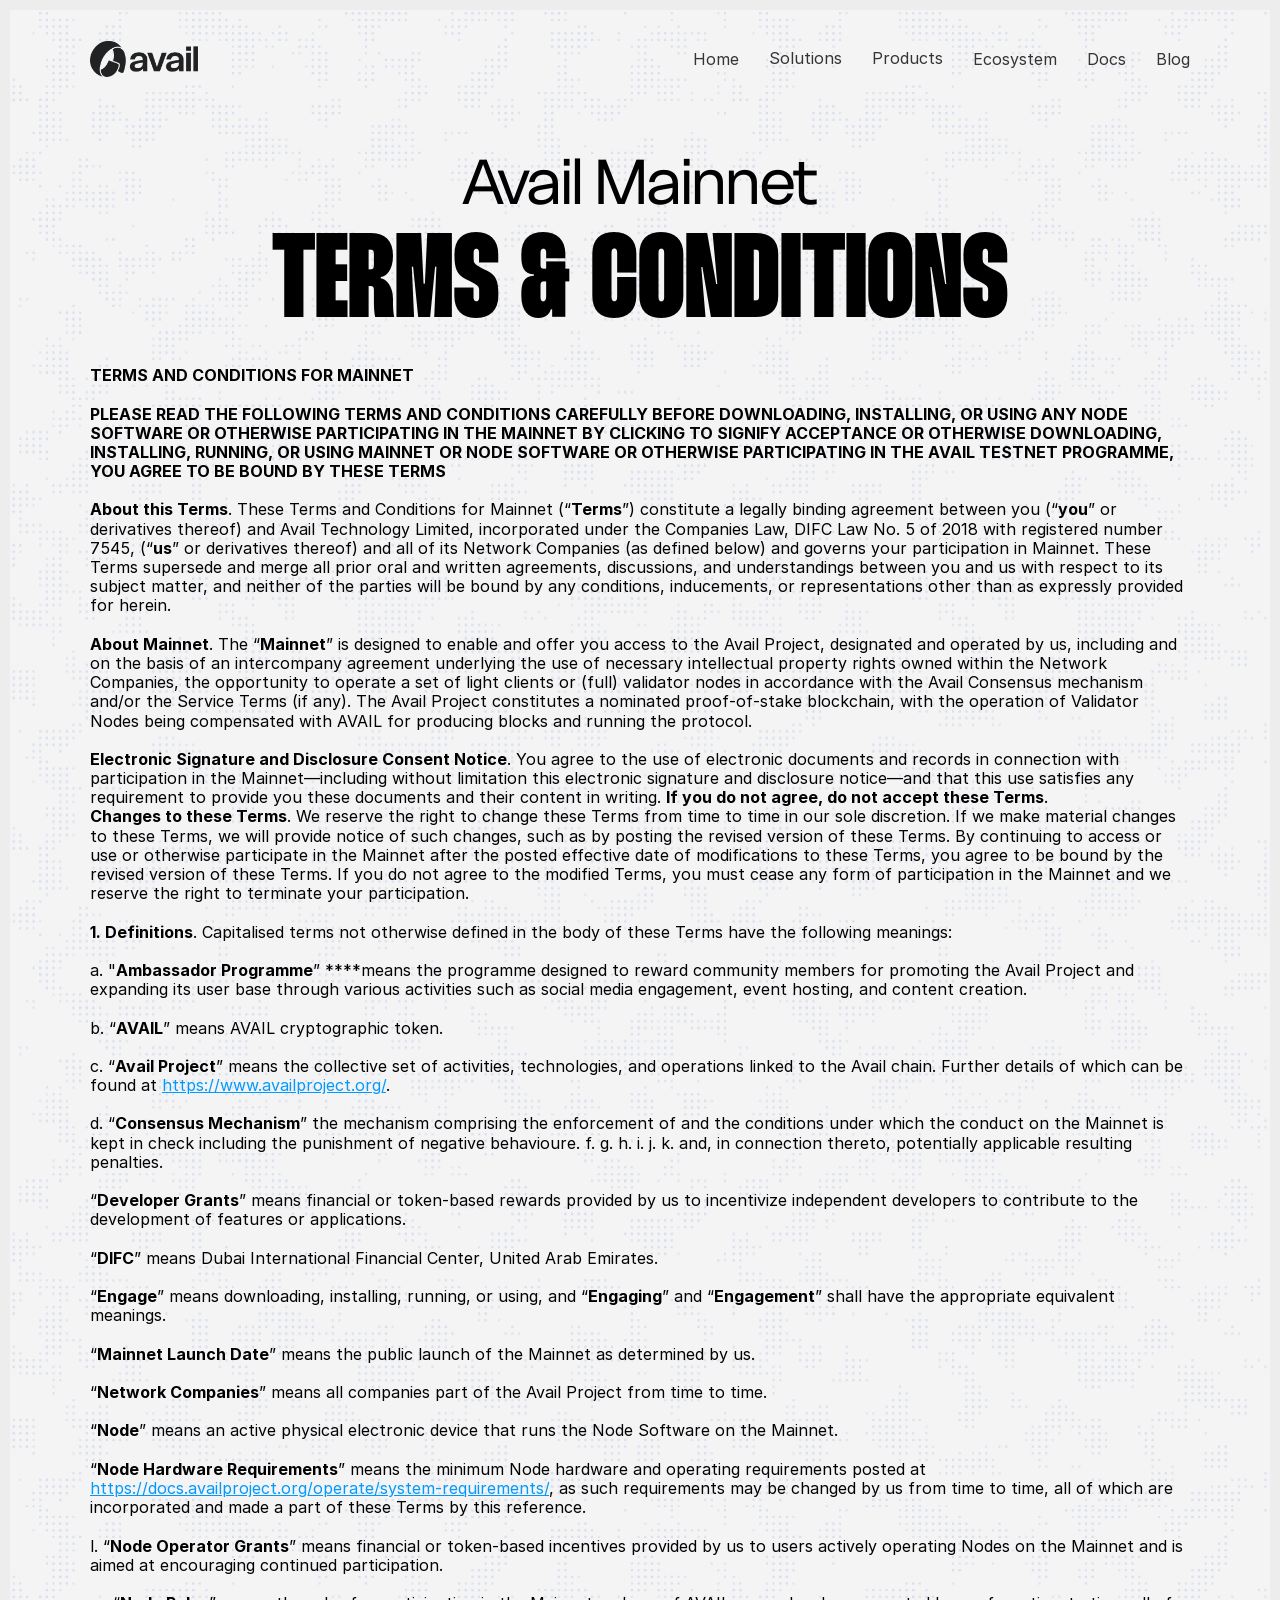
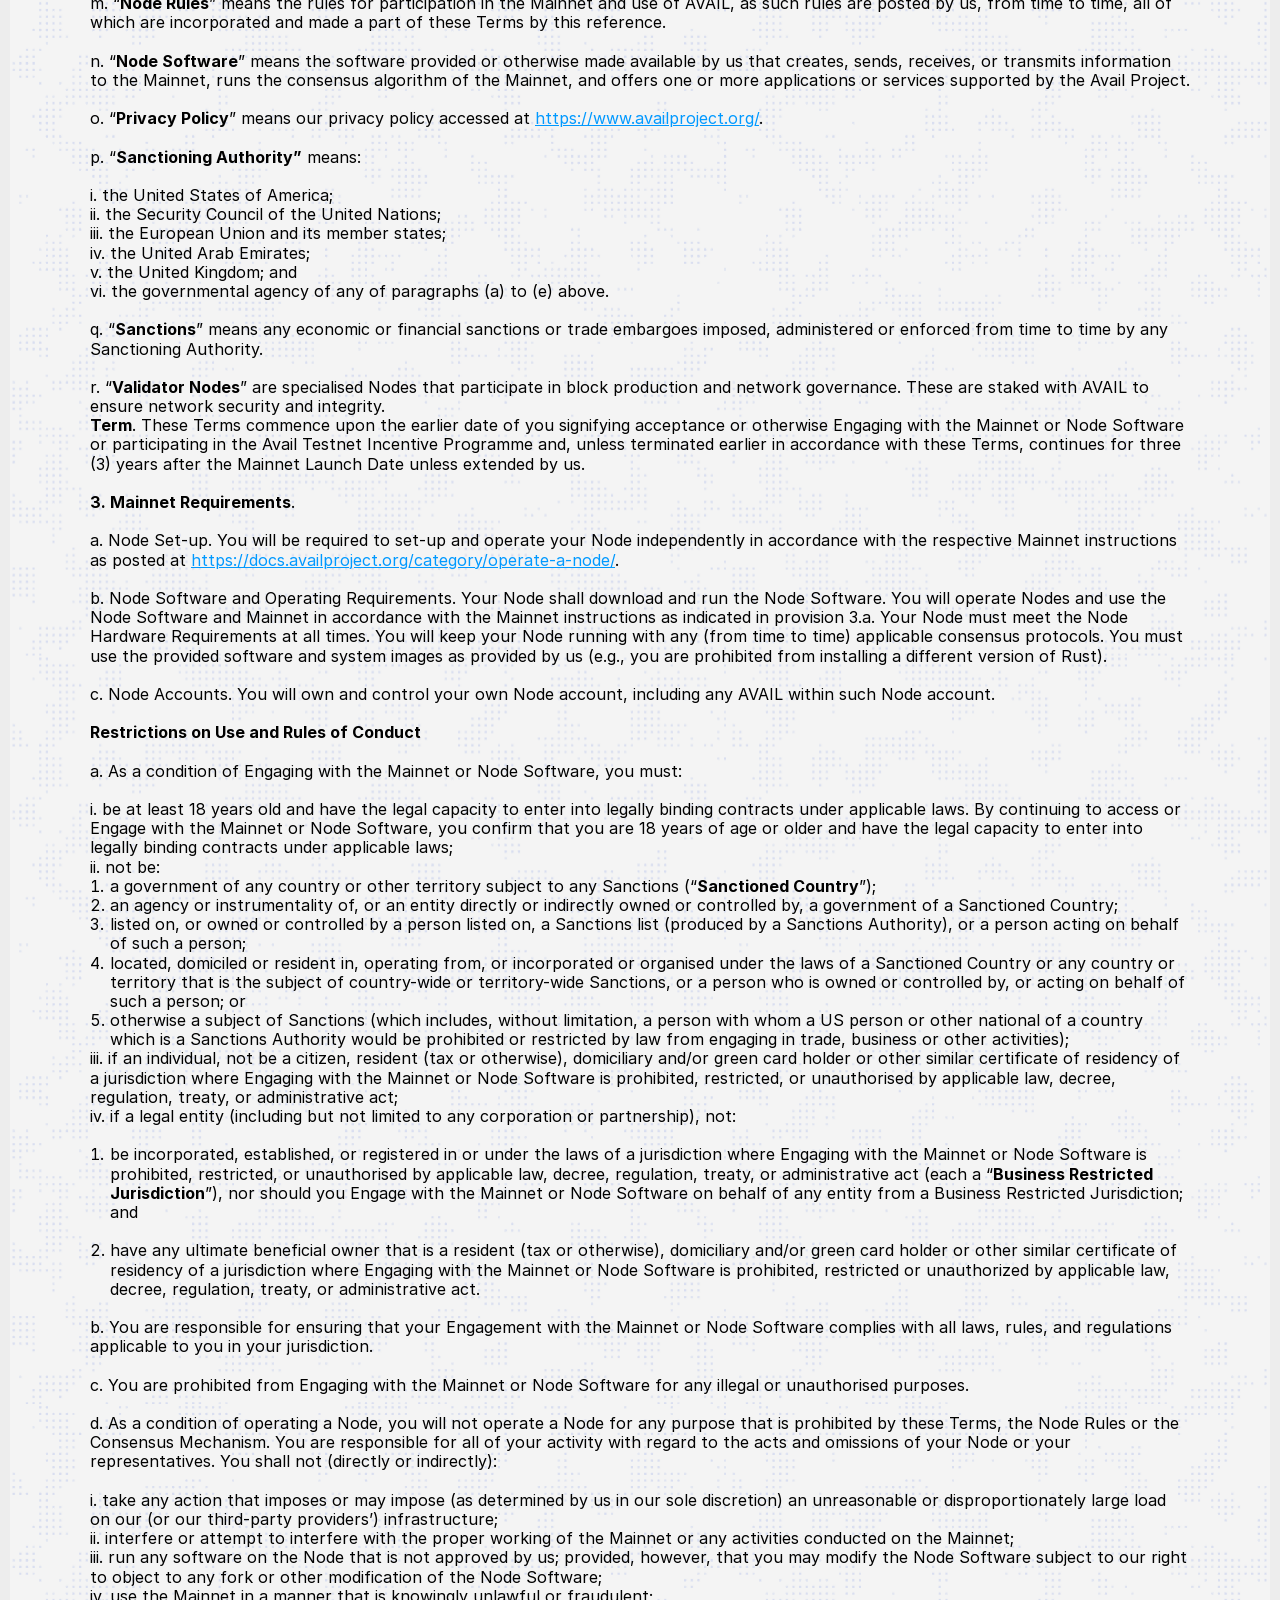
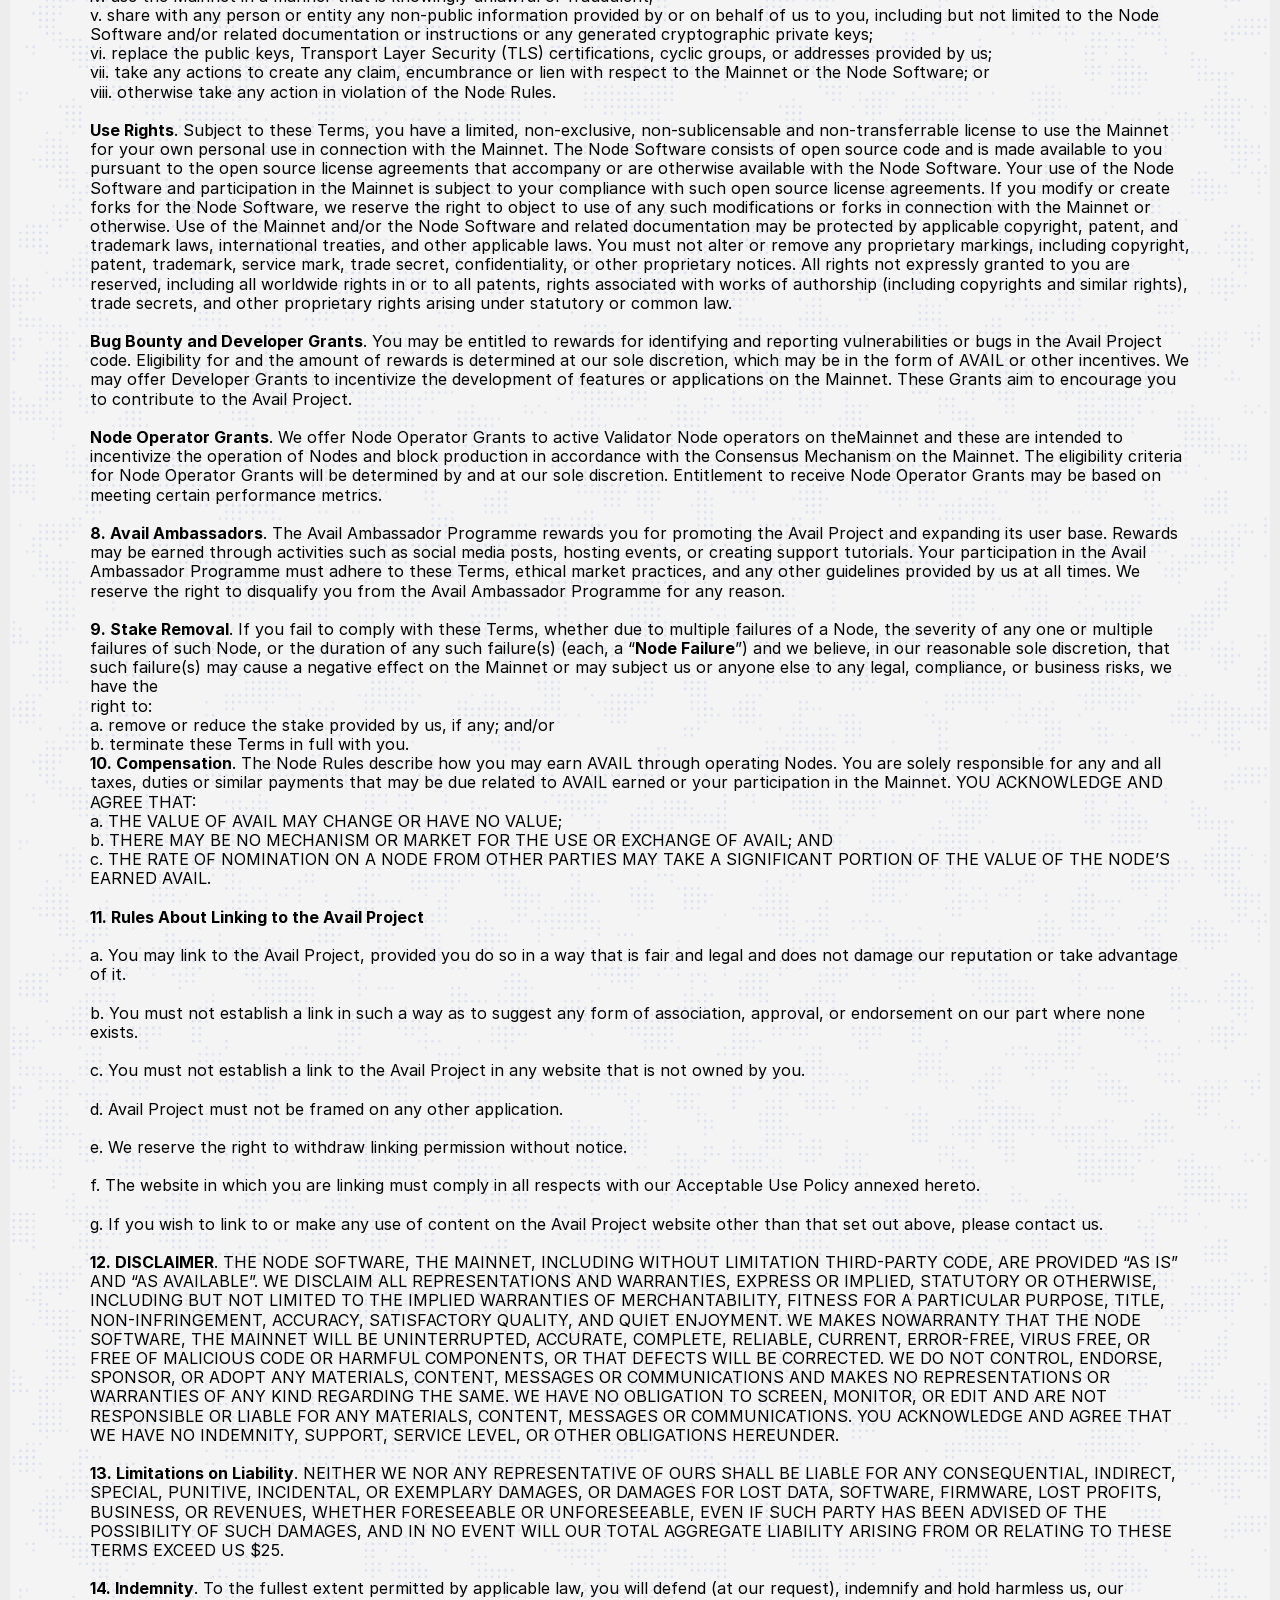
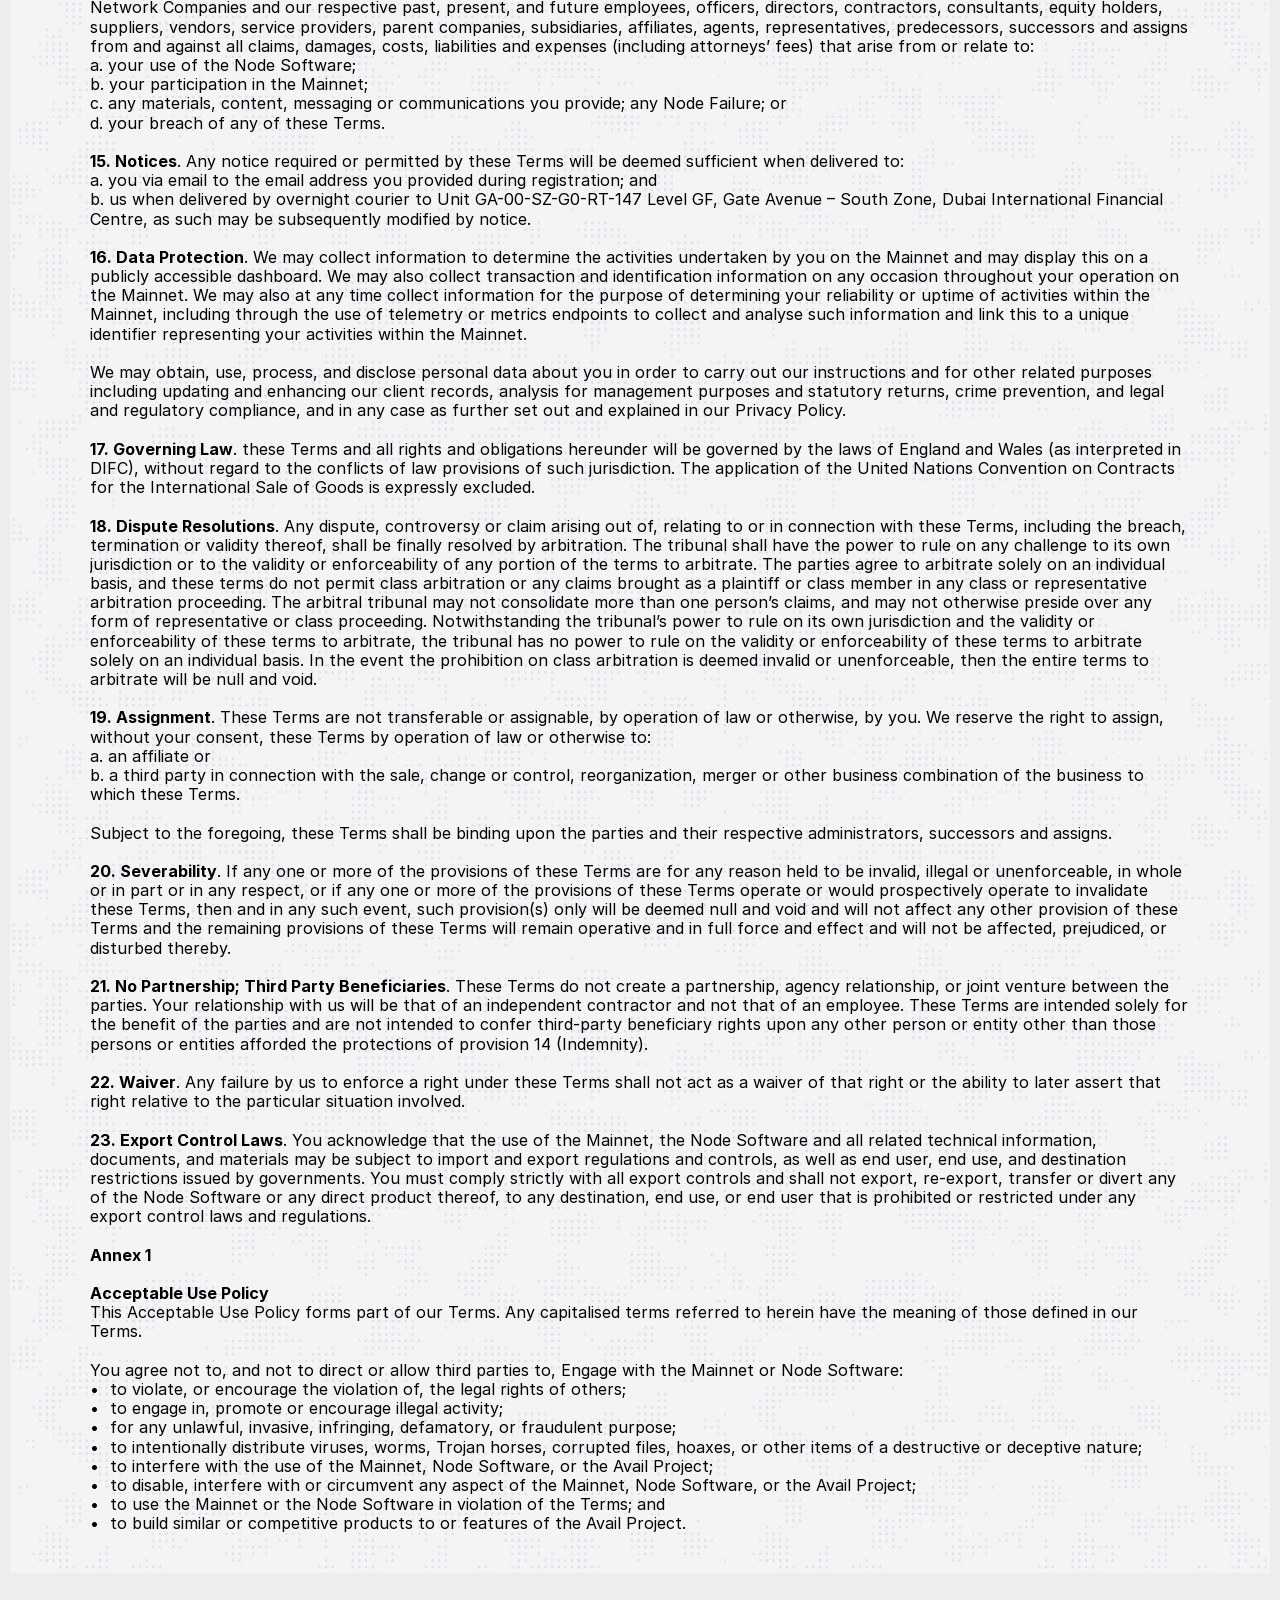
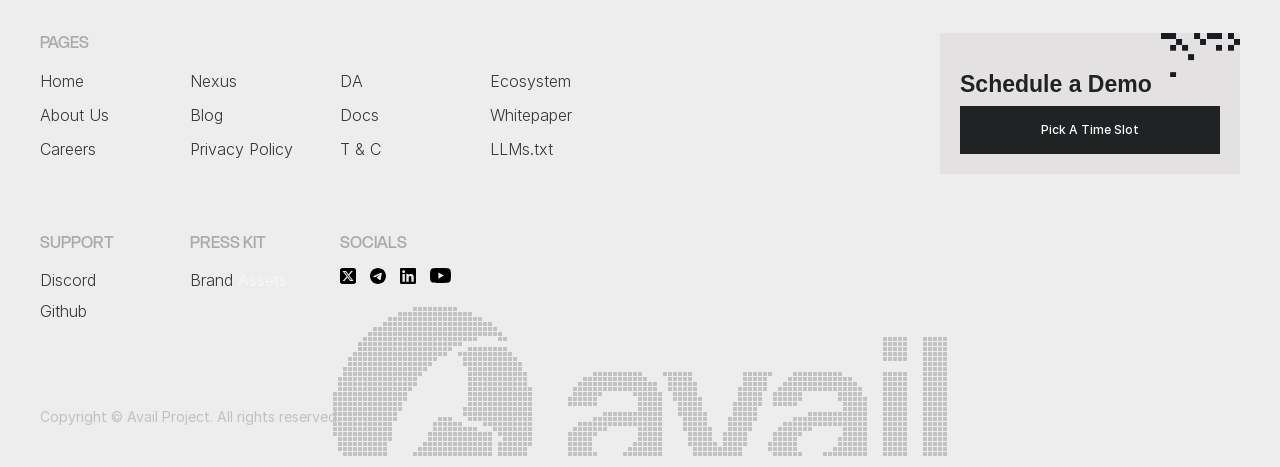
<file: termsandconditions.html>
<!doctype html>
<!-- Made in Framer · framer.com ✨ -->
<!-- Published Feb 25, 2026, 3:04 PM UTC -->
<html lang="en" data-redirect-timezone="1">
<head>
	<meta charset="utf-8">
	
	
	<!-- Start of headStart -->
    
    <!-- End of headStart -->
	<meta name="viewport" content="width=device-width">
	<meta name="generator" content="Framer f353506">
	<title>Avail Project | Scale Access to the Onchain Economy</title>
    <meta name="description" content="Avail creates a unified onchain economy by connecting users, apps, and liquidity across chains. Build with Avail and redefine how value moves and scales onchain.">
    <meta name="framer-search-index" content="scripts/searchIndex-hqYLyWiSPZcQ.json">
    <meta name="framer-search-index-fallback" content="scripts/searchIndex-4ZWW8hpKauaw.json">
    <link href="/images/aDyasFKXxTWodQLSeCL1o8MeIoo.png" rel="icon" media="(prefers-color-scheme: light)">
    <link href="/images/0PmKEkJJkAc71gRFamVu1YC7vY.png" rel="icon" media="(prefers-color-scheme: dark)">
    <link rel="apple-touch-icon" href="/images/K9eDPe2arMvl6IBCR4u9Qq6RiM.png">
    <!-- Open Graph / Facebook -->
    <meta property="og:type" content="website">
    <meta property="og:title" content="Avail Project | Scale Access to the Onchain Economy">
    <meta property="og:description" content="Avail creates a unified onchain economy by connecting users, apps, and liquidity across chains. Build with Avail and redefine how value moves and scales onchain.">
    <meta property="og:image" content="images/Fcf9YlD6gzrW8VXAi7tIURE7zww.png">
    <!-- Twitter -->
    <meta name="twitter:card" content="summary_large_image">
    <meta name="twitter:title" content="Avail Project | Scale Access to the Onchain Economy">
    <meta name="twitter:description" content="Avail creates a unified onchain economy by connecting users, apps, and liquidity across chains. Build with Avail and redefine how value moves and scales onchain.">
    <meta name="twitter:image" content="images/Fcf9YlD6gzrW8VXAi7tIURE7zww.png">
	
	<link rel="stylesheet" href="/css/fonts.css">
		
	<meta name="robots" content="max-image-preview:large"><link rel="canonical" href="https://availproject.org/termsandconditions"><meta property="og:url" content="https://availproject.org/termsandconditions"><style data-framer-breakpoint-css>@media(min-width: 1440px){.hidden-1l2tt4s{display:none!important}}@media(min-width: 1200px) and (max-width: 1439.98px){.hidden-1ii8lgi{display:none!important}}@media(min-width: 810px) and (max-width: 1199.98px){.hidden-5luhm0{display:none!important}}@media(max-width: 809.98px){.hidden-eet0aq{display:none!important}}</style><style data-framer-css-ssr-minified data-framer-components="framer-lib-cursors-host framer-JGsUe PropertyOverrides framer-fbhOj framer-DAsSz framer-lib-combinedCSSRules framer-i2Pgx framer-9M9Ho framer-I3rSe">html,body,#main{box-sizing:border-box;margin:0;padding:0}:root{-webkit-font-smoothing:antialiased;-moz-osx-font-smoothing:grayscale}*{box-sizing:border-box;-webkit-font-smoothing:inherit}h1,h2,h3,h4,h5,h6,p,figure{margin:0}body,input,textarea,select,button{font-family:sans-serif;font-size:12px}body{--token-ab3bf087-8957-4b6d-a2bd-cc37327a96d7:#363636;--token-8bc845a9-937a-4bbd-ad58-ebae6a54d231:#fffffe;--token-f48c369c-f011-48be-833e-42d19ef0d798:#efefef;--token-d4e429d7-d4fa-49af-a2aa-890749855c33:#aaa;--token-a0dbf3f7-346c-410e-8259-619229bdc2cb:#f2f5fd;--token-34d58044-5fb0-4480-9bc8-4e91d499d8e6:#fff;--token-fa4dcb27-7179-41c9-bbdc-0fe7fe502e97:#000;--token-6da9d50d-e927-4dcf-93ed-bf3b8039528b:#e8ff9c;--token-7507c765-26fd-430d-85eb-7f9d297aa023:#0473ff;--token-7a099e42-c556-4806-a838-c898c06a32b1:#f1f7ff;--token-1cde18ce-be6a-49b2-943b-08db3107a240:#0473fb;--token-fab8eab1-5380-4fe2-ba5e-942a94539068:#fafaf9;--token-a5c83f0d-25f3-48b6-af78-f79191590801:#ededed;--framer-will-change-override:none}@supports (background:-webkit-named-image(i)) and (not (grid-template-rows:subgrid)){body{--framer-will-change-override:transform}}@supports (background:-webkit-named-image(i)) and (not (position-area:top right)){body{--framer-will-change-filter-override:filter}}[data-framer-component-type=Text] div div span,[data-framer-component-type=Text] a div span,[data-framer-component-type=Text] span span span,[data-framer-component-type=Text] p span span,[data-framer-component-type=Text] h1 span span,[data-framer-component-type=Text] h2 span span,[data-framer-component-type=Text] h3 span span,[data-framer-component-type=Text] h4 span span,[data-framer-component-type=Text] h5 span span,[data-framer-component-type=Text] h6 span span,[data-framer-component-type=Text] a{font-family:var(--font-family);font-style:var(--font-style);font-weight:min(calc(var(--framer-font-weight-increase,0) + var(--font-weight,400)),900);color:var(--text-color);letter-spacing:var(--letter-spacing);font-size:var(--font-size);text-transform:var(--text-transform);--text-decoration:var(--framer-text-decoration-style,solid)var(--framer-text-decoration,none)var(--framer-text-decoration-color,currentcolor)var(--framer-text-decoration-thickness,auto);--text-decoration-skip-ink:var(--framer-text-decoration-skip-ink);--text-underline-offset:var(--framer-text-decoration-offset);line-height:var(--line-height);--font-family:var(--framer-font-family);--font-style:var(--framer-font-style);--font-weight:var(--framer-font-weight);--text-color:var(--framer-text-color);--letter-spacing:var(--framer-letter-spacing);--font-size:var(--framer-font-size);--text-transform:var(--framer-text-transform);--line-height:var(--framer-line-height)}@supports not (color:color(display-p3 1 1 1)){p.framer-text,div.framer-text,h1.framer-text,h2.framer-text,h3.framer-text,h4.framer-text,h5.framer-text,h6.framer-text,li.framer-text,ol.framer-text,ul.framer-text,span.framer-text:not([data-text-fill]){color:var(--framer-blockquote-text-color-rgb,var(--framer-blockquote-text-color,var(--framer-text-color-rgb,var(--framer-text-color,#000))));-webkit-text-stroke-color:var(--framer-text-stroke-color-rgb,var(--framer-text-stroke-color,initial))}mark.framer-text{background-color:var(--framer-blockquote-text-background-color-rgb,var(--framer-blockquote-text-background-color,var(--framer-text-background-color-rgb,var(--framer-text-background-color,initial))))}}@supports not (color:color(display-p3 1 1 1)){code.framer-text,code.framer-text span.framer-text:not([data-text-fill]){color:var(--framer-blockquote-text-color-rgb,var(--framer-blockquote-text-color,var(--framer-code-text-color-rgb,var(--framer-code-text-color,var(--framer-text-color-rgb,var(--framer-text-color,#000))))))}}@supports not (color:color(display-p3 1 1 1)){a.framer-text,span.framer-text[data-nested-link]{color:var(--framer-blockquote-text-color-rgb,var(--framer-blockquote-text-color,var(--framer-link-text-color-rgb,var(--framer-link-text-color,var(--framer-text-color-rgb,var(--framer-text-color,#000))))));background-color:var(--framer-link-text-background-color-rgb,var(--framer-link-text-background-color,initial));-webkit-text-decoration-color:var(--framer-link-text-decoration-color-rgb,var(--framer-link-text-decoration-color,var(--framer-text-decoration-color-rgb,var(--framer-text-decoration-color,currentcolor))));text-decoration-color:var(--framer-link-text-decoration-color-rgb,var(--framer-link-text-decoration-color,var(--framer-text-decoration-color-rgb,var(--framer-text-decoration-color,currentcolor))))}}@supports not (color:color(display-p3 1 1 1)){code.framer-text a.framer-text,code.framer-text a.framer-text span.framer-text:not([data-text-fill]),code.framer-text span.framer-text[data-nested-link],code.framer-text span.framer-text[data-nested-link] span.framer-text:not([data-text-fill]){color:var(--framer-blockquote-text-color-rgb,var(--framer-blockquote-text-color,var(--framer-link-text-color-rgb,var(--framer-link-text-color,var(--framer-code-text-color-rgb,var(--framer-code-text-color,var(--framer-text-color-rgb,var(--framer-text-color,#000))))))))}}@supports not (color:color(display-p3 1 1 1)){a.framer-text:hover,span.framer-text[data-nested-link]:hover{color:var(--framer-link-hover-text-color-rgb,var(--framer-link-hover-text-color,var(--framer-blockquote-text-color-rgb,var(--framer-blockquote-text-color,var(--framer-link-text-color-rgb,var(--framer-link-text-color,var(--framer-text-color-rgb,var(--framer-text-color,#000))))))));background-color:var(--framer-link-hover-text-background-color-rgb,var(--framer-link-hover-text-background-color,var(--framer-link-text-background-color-rgb,var(--framer-link-text-background-color,var(--framer-text-background-color-rgb,var(--framer-text-background-color,initial))))));-webkit-text-decoration-color:var(--framer-link-hover-text-decoration-color-rgb,var(--framer-link-hover-text-decoration-color,var(--framer-link-text-decoration-color-rgb,var(--framer-link-text-decoration-color,var(--framer-text-decoration-color-rgb,var(--framer-text-decoration-color,currentcolor))))));text-decoration-color:var(--framer-link-hover-text-decoration-color-rgb,var(--framer-link-hover-text-decoration-color,var(--framer-link-text-decoration-color-rgb,var(--framer-link-text-decoration-color,var(--framer-text-decoration-color-rgb,var(--framer-text-decoration-color,currentcolor))))))}}@supports not (color:color(display-p3 1 1 1)){code.framer-text a.framer-text:hover,code.framer-text span.framer-text[data-nested-link]:hover{color:var(--framer-link-hover-text-color-rgb,var(--framer-link-hover-text-color,var(--framer-blockquote-text-color-rgb,var(--framer-blockquote-text-color,var(--framer-link-text-color-rgb,var(--framer-link-text-color,var(--framer-code-text-color-rgb,var(--framer-code-text-color,var(--framer-text-color-rgb,var(--framer-text-color,#000))))))))))}}@supports not (color:color(display-p3 1 1 1)){a.framer-text[data-framer-page-link-current],span.framer-text[data-framer-page-link-current]{color:var(--framer-link-current-text-color-rgb,var(--framer-link-current-text-color,var(--framer-link-text-color-rgb,var(--framer-link-text-color,var(--framer-text-color-rgb,var(--framer-text-color,#000))))));background-color:var(--framer-link-current-text-background-color-rgb,var(--framer-link-current-text-background-color,var(--framer-link-text-background-color-rgb,var(--framer-link-text-background-color,var(--framer-text-background-color-rgb,var(--framer-text-background-color,initial))))));-webkit-text-decoration-color:var(--framer-link-current-text-decoration-color-rgb,var(--framer-link-current-text-decoration-color,var(--framer-link-text-decoration-color-rgb,var(--framer-link-text-decoration-color,var(--framer-text-decoration-color-rgb,var(--framer-text-decoration-color,currentcolor))))));text-decoration-color:var(--framer-link-current-text-decoration-color-rgb,var(--framer-link-current-text-decoration-color,var(--framer-link-text-decoration-color-rgb,var(--framer-link-text-decoration-color,var(--framer-text-decoration-color-rgb,var(--framer-text-decoration-color,currentcolor))))))}}@supports not (color:color(display-p3 1 1 1)){code.framer-text a.framer-text[data-framer-page-link-current],code.framer-text a.framer-text[data-framer-page-link-current] span.framer-text:not([data-text-fill]),code.framer-text span.framer-text[data-framer-page-link-current],code.framer-text span.framer-text[data-framer-page-link-current] span.framer-text:not([data-text-fill]){color:var(--framer-link-current-text-color-rgb,var(--framer-link-current-text-color,var(--framer-link-text-color-rgb,var(--framer-link-text-color,var(--framer-code-text-color-rgb,var(--framer-code-text-color,var(--framer-text-color-rgb,var(--framer-text-color,#000))))))));background-color:var(--framer-link-current-text-background-color-rgb,var(--framer-link-current-text-background-color,var(--framer-link-text-background-color-rgb,var(--framer-link-text-background-color,var(--framer-text-background-color-rgb,var(--framer-text-background-color,initial))))))}}@supports not (color:color(display-p3 1 1 1)){a.framer-text[data-framer-page-link-current]:hover,span.framer-text[data-framer-page-link-current]:hover{color:var(--framer-link-hover-text-color-rgb,var(--framer-link-hover-text-color,var(--framer-link-current-text-color-rgb,var(--framer-link-current-text-color,var(--framer-link-text-color-rgb,var(--framer-link-text-color,var(--framer-code-text-color-rgb,var(--framer-code-text-color,var(--framer-text-color-rgb,var(--framer-text-color,#000))))))))));background-color:var(--framer-link-hover-text-background-color-rgb,var(--framer-link-hover-text-background-color,var(--framer-link-current-text-background-color-rgb,var(--framer-link-current-text-background-color,var(--framer-link-text-background-color-rgb,var(--framer-link-text-background-color,initial))))));-webkit-text-decoration-color:var(--framer-link-hover-text-decoration-color-rgb,var(--framer-link-hover-text-decoration-color,var(--framer-link-current-text-decoration-color-rgb,var(--framer-link-current-text-decoration-color,var(--framer-link-text-decoration-color-rgb,var(--framer-link-text-decoration-color,var(--framer-text-decoration-color-rgb,var(--framer-text-decoration-color,currentcolor))))))));text-decoration-color:var(--framer-link-hover-text-decoration-color-rgb,var(--framer-link-hover-text-decoration-color,var(--framer-link-current-text-decoration-color-rgb,var(--framer-link-current-text-decoration-color,var(--framer-link-text-decoration-color-rgb,var(--framer-link-text-decoration-color,var(--framer-text-decoration-color-rgb,var(--framer-text-decoration-color,currentcolor))))))))}}@supports not (color:color(display-p3 1 1 1)){code.framer-text a.framer-text[data-framer-page-link-current]:hover,code.framer-text a.framer-text[data-framer-page-link-current]:hover span.framer-text:not([data-text-fill]),code.framer-text span.framer-text[data-framer-page-link-current]:hover,code.framer-text span.framer-text[data-framer-page-link-current]:hover span.framer-text:not([data-text-fill]){color:var(--framer-link-hover-text-color-rgb,var(--framer-link-hover-text-color,var(--framer-link-current-text-color-rgb,var(--framer-link-current-text-color,var(--framer-link-text-color-rgb,var(--framer-link-text-color,var(--framer-code-text-color-rgb,var(--framer-code-text-color,var(--framer-text-color-rgb,var(--framer-text-color,#000))))))))));background-color:var(--framer-link-hover-text-background-color-rgb,var(--framer-link-hover-text-background-color,var(--framer-link-current-text-background-color-rgb,var(--framer-link-current-text-background-color,var(--framer-link-text-background-color-rgb,var(--framer-link-text-background-color,initial))))))}}@supports not (aspect-ratio:1){.framer-text-module:not([data-width=fit])[style*=aspect-ratio]{position:relative!important}.framer-text-module:not([data-width=fit])[style*=aspect-ratio]:before{content:"";padding-bottom:calc(100%/calc(var(--aspect-ratio)));display:block}.framer-text-module[data-width=fill]>:first-child,.framer-text-module[data-width=fill]>.ssr-variant>:first-child,.framer-text-module:not([data-width=fit])[style*=aspect-ratio]>:first-child,.framer-text-module:not([data-width=fit])[style*=aspect-ratio]>.ssr-variant>:first-child{position:absolute;top:0;left:0;height:100%!important}}@supports not (overflow:clip){:root{--overflow-clip-fallback:hidden}}@supports (background:-webkit-named-image(i)) and (not (contain-intrinsic-size:inherit)){div.framer-text,p.framer-text,h1.framer-text,h2.framer-text,h3.framer-text,h4.framer-text,h5.framer-text,h6.framer-text,ol.framer-text,ul.framer-text,li.framer-text,blockquote.framer-text,.framer-text.framer-image{display:var(--text-truncation-display-inline-for-safari-16,revert)}div.framer-text:after,p.framer-text:after,h1.framer-text:after,h2.framer-text:after,h3.framer-text:after,h4.framer-text:after,h5.framer-text:after,h6.framer-text:after,ol.framer-text:after,ul.framer-text:after,li.framer-text:after,blockquote.framer-text:after,.framer-text.framer-image:after{content:var(--text-truncation-line-break-for-safari-16);white-space:pre}.framer-text.framer-text-module,.framer-text.framer-table-wrapper{display:var(--text-truncation-display-none-for-safari-16,revert)}p.framer-text[data-text-fill]{display:var(--text-truncation-display-inline-for-safari-16,inline-block)}}@supports (corner-shape:superellipse(2)){:root{--one-if-corner-shape-supported:1}}.framer-cursor-none,.framer-cursor-none *{cursor:none!important}.framer-pointer-events-none,.framer-pointer-events-none *{pointer-events:none!important}@supports (aspect-ratio:1){body{--framer-aspect-ratio-supported:auto}}.framer-JGsUe.framer-31mequ,.framer-JGsUe .framer-31mequ{display:block}.framer-JGsUe.framer-1ii8lgi{height:min-content;overflow:var(--overflow-clip-fallback,clip);background-color:#ededed;flex-flow:column;place-content:center flex-start;align-items:center;gap:0;width:1200px;padding:10px;display:flex;position:relative}.framer-JGsUe .framer-1iras6m{max-width:1440px;height:min-content;overflow:var(--overflow-clip-fallback,clip);will-change:var(--framer-will-change-filter-override,filter);flex-flow:column;flex:none;place-content:center;align-items:center;gap:40px;width:100%;padding:0;display:flex;position:relative}.framer-JGsUe .framer-7xo9an{max-width:1920px;height:min-content;overflow:var(--overflow-clip-fallback,clip);flex-flow:row;flex:none;place-content:center;align-items:center;gap:10px;width:100%;padding:0;display:flex;position:relative}.framer-JGsUe .framer-19bqkdb-container{z-index:3;flex:none;width:100%;max-width:1920px;height:auto;position:relative}.framer-JGsUe .framer-16ookal{flex-flow:column;flex:none;place-content:center;align-items:center;gap:20px;width:100%;height:min-content;padding:0 80px;display:flex;position:relative;overflow:hidden}.framer-JGsUe .framer-19c8u76{height:min-content;overflow:var(--overflow-clip-fallback,clip);flex-flow:column;flex:none;place-content:center;align-items:center;gap:10px;width:100%;padding:0;display:flex;position:relative}.framer-JGsUe .framer-1y2lig4,.framer-JGsUe .framer-ivzi39{--framer-link-text-color:#09f;--framer-link-text-decoration:underline;white-space:pre-wrap;word-break:break-word;word-wrap:break-word;flex:none;width:100%;height:auto;position:relative}.framer-JGsUe .framer-19s2ha2{--framer-link-text-color:#09f;--framer-link-text-decoration:underline;white-space:pre;flex:none;width:auto;height:auto;position:relative}.framer-JGsUe .framer-1bb1l2u{flex-flow:column;flex:none;place-content:center;align-items:center;gap:10px;width:100%;height:min-content;padding:0;display:flex;position:relative;overflow:visible}.framer-JGsUe .framer-p8v521{flex-flow:column;flex:none;place-content:center;align-items:center;gap:40px;width:100%;height:min-content;padding:0;display:flex;position:relative;overflow:hidden}.framer-JGsUe .framer-1v7jdfu-container{flex:none;width:100%;height:auto;position:relative}.framer-JGsUe .framer-pdpvx-container{pointer-events:none;z-index:10;flex:none;width:100%;height:100vh;position:fixed;top:0;left:0}.framer-n3QoA .framer-styles-preset-1aupk6d:not(.rich-text-wrapper),.framer-n3QoA .framer-styles-preset-1aupk6d.rich-text-wrapper h1{--framer-font-family:"Delight Regular","Delight Regular Placeholder",sans-serif;--framer-font-open-type-features:"blwf" on,"cv09" on,"cv03" on,"cv04" on,"cv11" on;--framer-font-size:62px;--framer-font-style:normal;--framer-font-variation-axes:normal;--framer-font-weight:400;--framer-letter-spacing:0em;--framer-line-height:1.1em;--framer-paragraph-spacing:0px;--framer-text-alignment:center;--framer-text-color:#000;--framer-text-decoration:none;--framer-text-stroke-color:initial;--framer-text-stroke-width:initial;--framer-text-transform:none}@media (max-width:1199px) and (min-width:810px){.framer-n3QoA .framer-styles-preset-1aupk6d:not(.rich-text-wrapper),.framer-n3QoA .framer-styles-preset-1aupk6d.rich-text-wrapper h1{--framer-font-family:"Delight Regular","Delight Regular Placeholder",sans-serif;--framer-font-open-type-features:"blwf" on,"cv09" on,"cv03" on,"cv04" on,"cv11" on;--framer-font-size:48px;--framer-font-style:normal;--framer-font-variation-axes:normal;--framer-font-weight:400;--framer-letter-spacing:0em;--framer-line-height:1.1em;--framer-paragraph-spacing:0px;--framer-text-alignment:center;--framer-text-color:#000;--framer-text-decoration:none;--framer-text-stroke-color:initial;--framer-text-stroke-width:initial;--framer-text-transform:none}}@media (max-width:809px) and (min-width:0){.framer-n3QoA .framer-styles-preset-1aupk6d:not(.rich-text-wrapper),.framer-n3QoA .framer-styles-preset-1aupk6d.rich-text-wrapper h1{--framer-font-family:"Delight Regular","Delight Regular Placeholder",sans-serif;--framer-font-open-type-features:"blwf" on,"cv09" on,"cv03" on,"cv04" on,"cv11" on;--framer-font-size:32px;--framer-font-style:normal;--framer-font-variation-axes:normal;--framer-font-weight:400;--framer-letter-spacing:0em;--framer-line-height:1.1em;--framer-paragraph-spacing:0px;--framer-text-alignment:center;--framer-text-color:#000;--framer-text-decoration:none;--framer-text-stroke-color:initial;--framer-text-stroke-width:initial;--framer-text-transform:none}}.framer-jH2Cq .framer-styles-preset-3cauci:not(.rich-text-wrapper),.framer-jH2Cq .framer-styles-preset-3cauci.rich-text-wrapper h5{--framer-font-family:"Delight Regular","Delight Regular Placeholder",sans-serif;--framer-font-open-type-features:"blwf" on,"cv09" on,"cv03" on,"cv04" on,"cv11" on;--framer-font-size:56px;--framer-font-style:normal;--framer-font-variation-axes:normal;--framer-font-weight:400;--framer-letter-spacing:.03em;--framer-line-height:1.4em;--framer-paragraph-spacing:40px;--framer-text-alignment:start;--framer-text-color:#000;--framer-text-decoration:none;--framer-text-stroke-color:initial;--framer-text-stroke-width:initial;--framer-text-transform:none}@media (max-width:1199px) and (min-width:810px){.framer-jH2Cq .framer-styles-preset-3cauci:not(.rich-text-wrapper),.framer-jH2Cq .framer-styles-preset-3cauci.rich-text-wrapper h5{--framer-font-family:"Delight Regular","Delight Regular Placeholder",sans-serif;--framer-font-open-type-features:"blwf" on,"cv09" on,"cv03" on,"cv04" on,"cv11" on;--framer-font-size:32px;--framer-font-style:normal;--framer-font-variation-axes:normal;--framer-font-weight:400;--framer-letter-spacing:.03em;--framer-line-height:1.4em;--framer-paragraph-spacing:40px;--framer-text-alignment:start;--framer-text-color:#000;--framer-text-decoration:none;--framer-text-stroke-color:initial;--framer-text-stroke-width:initial;--framer-text-transform:none}}@media (max-width:809px) and (min-width:0){.framer-jH2Cq .framer-styles-preset-3cauci:not(.rich-text-wrapper),.framer-jH2Cq .framer-styles-preset-3cauci.rich-text-wrapper h5{--framer-font-family:"Delight Regular","Delight Regular Placeholder",sans-serif;--framer-font-open-type-features:"blwf" on,"cv09" on,"cv03" on,"cv04" on,"cv11" on;--framer-font-size:24px;--framer-font-style:normal;--framer-font-variation-axes:normal;--framer-font-weight:400;--framer-letter-spacing:.03em;--framer-line-height:1.4em;--framer-paragraph-spacing:40px;--framer-text-alignment:start;--framer-text-color:#000;--framer-text-decoration:none;--framer-text-stroke-color:initial;--framer-text-stroke-width:initial;--framer-text-transform:none}}.framer-L7QoH .framer-styles-preset-46quhv:not(.rich-text-wrapper),.framer-L7QoH .framer-styles-preset-46quhv.rich-text-wrapper h2{--framer-font-family:"Thunder Extra Bold LC","Thunder Extra Bold LC Placeholder",sans-serif;--framer-font-family-bold:"Inter",sans-serif;--framer-font-family-bold-italic:"Inter",sans-serif;--framer-font-family-italic:"Inter","Inter Placeholder",sans-serif;--framer-font-open-type-features:"blwf" on,"cv09" on,"cv03" on,"cv04" on,"cv11" on;--framer-font-size:130px;--framer-font-style:normal;--framer-font-style-bold:normal;--framer-font-style-bold-italic:italic;--framer-font-style-italic:italic;--framer-font-variation-axes:normal;--framer-font-weight:400;--framer-font-weight-bold:900;--framer-font-weight-bold-italic:900;--framer-font-weight-italic:700;--framer-letter-spacing:0em;--framer-line-height:1em;--framer-paragraph-spacing:40px;--framer-text-alignment:start;--framer-text-color:#000;--framer-text-decoration:none;--framer-text-stroke-color:initial;--framer-text-stroke-width:initial;--framer-text-transform:none}@media (max-width:1439px) and (min-width:1200px){.framer-L7QoH .framer-styles-preset-46quhv:not(.rich-text-wrapper),.framer-L7QoH .framer-styles-preset-46quhv.rich-text-wrapper h2{--framer-font-family:"Thunder Extra Bold LC","Thunder Extra Bold LC Placeholder",sans-serif;--framer-font-family-bold:"Inter",sans-serif;--framer-font-family-bold-italic:"Inter",sans-serif;--framer-font-family-italic:"Inter","Inter Placeholder",sans-serif;--framer-font-open-type-features:"blwf" on,"cv09" on,"cv03" on,"cv04" on,"cv11" on;--framer-font-size:120px;--framer-font-style:normal;--framer-font-style-bold:normal;--framer-font-style-bold-italic:italic;--framer-font-style-italic:italic;--framer-font-variation-axes:normal;--framer-font-weight:400;--framer-font-weight-bold:900;--framer-font-weight-bold-italic:900;--framer-font-weight-italic:700;--framer-letter-spacing:0em;--framer-line-height:1em;--framer-paragraph-spacing:40px;--framer-text-alignment:start;--framer-text-color:#000;--framer-text-decoration:none;--framer-text-stroke-color:initial;--framer-text-stroke-width:initial;--framer-text-transform:none}}@media (max-width:1199px) and (min-width:810px){.framer-L7QoH .framer-styles-preset-46quhv:not(.rich-text-wrapper),.framer-L7QoH .framer-styles-preset-46quhv.rich-text-wrapper h2{--framer-font-family:"Thunder Extra Bold LC","Thunder Extra Bold LC Placeholder",sans-serif;--framer-font-family-bold:"Inter",sans-serif;--framer-font-family-bold-italic:"Inter",sans-serif;--framer-font-family-italic:"Inter","Inter Placeholder",sans-serif;--framer-font-open-type-features:"blwf" on,"cv09" on,"cv03" on,"cv04" on,"cv11" on;--framer-font-size:48px;--framer-font-style:normal;--framer-font-style-bold:normal;--framer-font-style-bold-italic:italic;--framer-font-style-italic:italic;--framer-font-variation-axes:normal;--framer-font-weight:400;--framer-font-weight-bold:900;--framer-font-weight-bold-italic:900;--framer-font-weight-italic:700;--framer-letter-spacing:0em;--framer-line-height:1em;--framer-paragraph-spacing:40px;--framer-text-alignment:start;--framer-text-color:#000;--framer-text-decoration:none;--framer-text-stroke-color:initial;--framer-text-stroke-width:initial;--framer-text-transform:none}}@media (max-width:809px) and (min-width:0){.framer-L7QoH .framer-styles-preset-46quhv:not(.rich-text-wrapper),.framer-L7QoH .framer-styles-preset-46quhv.rich-text-wrapper h2{--framer-font-family:"Thunder Extra Bold LC","Thunder Extra Bold LC Placeholder",sans-serif;--framer-font-family-bold:"Inter",sans-serif;--framer-font-family-bold-italic:"Inter",sans-serif;--framer-font-family-italic:"Inter","Inter Placeholder",sans-serif;--framer-font-open-type-features:"blwf" on,"cv09" on,"cv03" on,"cv04" on,"cv11" on;--framer-font-size:46px;--framer-font-style:normal;--framer-font-style-bold:normal;--framer-font-style-bold-italic:italic;--framer-font-style-italic:italic;--framer-font-variation-axes:normal;--framer-font-weight:400;--framer-font-weight-bold:900;--framer-font-weight-bold-italic:900;--framer-font-weight-italic:700;--framer-letter-spacing:0em;--framer-line-height:1em;--framer-paragraph-spacing:40px;--framer-text-alignment:start;--framer-text-color:#000;--framer-text-decoration:none;--framer-text-stroke-color:initial;--framer-text-stroke-width:initial;--framer-text-transform:none}}@media (min-width:810px) and (max-width:1199.98px){.framer-JGsUe.framer-1ii8lgi{width:810px}}@media (max-width:809.98px){.framer-JGsUe.framer-1ii8lgi{width:390px;padding:10px 0}.framer-JGsUe .framer-7xo9an{padding:0 20px}.framer-JGsUe .framer-16ookal{padding:20px 20px 40px}}@media (min-width:1440px){.framer-JGsUe.framer-1ii8lgi{width:1440px}}.ssr-variant{display:contents}@supports (aspect-ratio:1){body{--framer-aspect-ratio-supported:auto}}.framer-fbhOj.framer-1x2au1c,.framer-fbhOj .framer-1x2au1c{display:block}.framer-fbhOj.framer-18q6xk6{flex-flow:row;place-content:center space-between;align-items:center;width:1200px;height:min-content;padding:30px 80px;display:flex;position:relative;overflow:visible}.framer-fbhOj .framer-13jutpo{flex-flow:row;flex:none;place-content:center flex-start;align-items:center;gap:20px;width:min-content;height:min-content;padding:0;display:flex;position:relative;overflow:visible}.framer-fbhOj .framer-1wcsgmg{flex-flow:row;flex:none;place-content:center;align-items:center;gap:20px;width:min-content;height:min-content;padding:0;display:flex;position:relative;overflow:visible}.framer-fbhOj .framer-10eltet{aspect-ratio:2.84444;height:var(--framer-aspect-ratio-supported,38px);flex:none;width:108px;text-decoration:none;position:relative}.framer-fbhOj .framer-1b0kgew{flex:none;width:40px;height:40px;position:relative;overflow:hidden}.framer-fbhOj .framer-vnt7ae{will-change:var(--framer-will-change-override,transform);flex:none;width:20px;height:2px;position:absolute;top:calc(62.5% - 1px);left:calc(50% - 10px);overflow:hidden}.framer-fbhOj .framer-1uihp9u{will-change:var(--framer-will-change-override,transform);flex:none;width:20px;height:2px;position:absolute;top:calc(37.5% - 1px);left:calc(50% - 10px);overflow:hidden}.framer-fbhOj .framer-1i5rlaz{flex-flow:row;flex:none;place-content:center;align-items:center;gap:0;width:min-content;height:min-content;padding:0;display:flex;position:relative;overflow:visible}.framer-fbhOj .framer-1c0cax4{cursor:pointer;flex-flow:row;flex:none;place-content:center flex-end;align-items:center;gap:30px;width:min-content;height:min-content;padding:0;display:flex;position:relative;overflow:visible}.framer-fbhOj .framer-3zui6c-container,.framer-fbhOj .framer-1ptqhhs-container,.framer-fbhOj .framer-153pugl-container,.framer-fbhOj .framer-1bo1dkg-container,.framer-fbhOj .framer-1ocmydb-container,.framer-fbhOj .framer-ur6qhf-container,.framer-fbhOj .framer-1ksh4rc-container,.framer-fbhOj .framer-15pl2qb-container,.framer-fbhOj .framer-1cxtjf8-container,.framer-fbhOj .framer-4lj5vg-container{flex:none;width:auto;height:auto;position:relative}.framer-fbhOj .framer-1wfc0jc,.framer-fbhOj .framer-1pj663z,.framer-fbhOj .framer-4wq7ef,.framer-fbhOj .framer-1jatq4,.framer-fbhOj .framer-n0pxoz,.framer-fbhOj .framer-1x588f6,.framer-fbhOj .framer-zgypno,.framer-fbhOj .framer-dt9i8v,.framer-fbhOj .framer-1vyf2pi,.framer-fbhOj .framer-1ku8tob,.framer-fbhOj .framer-46qbf3,.framer-fbhOj .framer-17kdf56,.framer-fbhOj .framer-1gf85hq,.framer-fbhOj .framer-1a8yf6h,.framer-fbhOj .framer-1xc1gce,.framer-fbhOj .framer-1iomjaf,.framer-fbhOj .framer-113qtw1,.framer-fbhOj .framer-hv34va,.framer-fbhOj .framer-1rhexxz,.framer-fbhOj .framer-ddy6a2,.framer-fbhOj .framer-f603o8{white-space:pre;flex:none;width:auto;height:auto;position:relative}.framer-fbhOj .framer-1l6qsot,.framer-fbhOj .framer-11xi8c,.framer-fbhOj .framer-1dtx76p,.framer-fbhOj .framer-3qr9o7{height:min-content;overflow:var(--overflow-clip-fallback,clip);will-change:var(--framer-will-change-override,transform);flex-flow:column;place-content:center;align-items:center;gap:10px;width:min-content;padding:0;display:flex;position:relative}.framer-fbhOj .framer-1qvpbhg,.framer-fbhOj .framer-1l8tge5,.framer-fbhOj .framer-ekc8qa,.framer-fbhOj .framer-l3w4sx{flex-flow:column;flex:none;place-content:flex-start center;align-items:flex-start;gap:20px;width:min-content;height:min-content;padding:20px 10px;display:flex;position:relative;overflow:visible}.framer-fbhOj .framer-1227r45{cursor:pointer;z-index:2;flex-flow:column;flex:1 0 0;place-content:flex-start;align-items:flex-start;gap:20px;width:1px;height:min-content;padding:20px 20px 30px;display:flex;position:relative;overflow:auto}.framer-fbhOj.framer-v-11u3v7r.framer-18q6xk6{flex-direction:column;justify-content:center;gap:0;width:768px;padding:20px;overflow:hidden}.framer-fbhOj.framer-v-11u3v7r .framer-13jutpo,.framer-fbhOj.framer-v-1fi62lq .framer-13jutpo{gap:unset;z-index:2;order:0;justify-content:space-between;width:100%}.framer-fbhOj.framer-v-11u3v7r .framer-1wcsgmg,.framer-fbhOj.framer-v-1pwx02p .framer-1wcsgmg,.framer-fbhOj.framer-v-1fi62lq .framer-1wcsgmg,.framer-fbhOj.framer-v-33lpx7 .framer-1wcsgmg{order:0}.framer-fbhOj.framer-v-11u3v7r .framer-1b0kgew,.framer-fbhOj.framer-v-1pwx02p .framer-1b0kgew,.framer-fbhOj.framer-v-1fi62lq .framer-1b0kgew,.framer-fbhOj.framer-v-33lpx7 .framer-1b0kgew{cursor:pointer;order:1;width:44px;height:44px}.framer-fbhOj.framer-v-1pwx02p.framer-18q6xk6{overscroll-behavior:contain;flex-direction:column;width:768px;padding:0;overflow:auto}.framer-fbhOj.framer-v-1pwx02p .framer-13jutpo{gap:unset;z-index:2;order:0;justify-content:space-between;width:100%;padding:20px}.framer-fbhOj.framer-v-1pwx02p .framer-vnt7ae,.framer-fbhOj.framer-v-1pwx02p .framer-1uihp9u,.framer-fbhOj.framer-v-33lpx7 .framer-vnt7ae,.framer-fbhOj.framer-v-33lpx7 .framer-1uihp9u{top:calc(50% - 1px)}.framer-fbhOj.framer-v-1pwx02p .framer-1i5rlaz{height:calc(var(--framer-viewport-height,100vh)*1);order:1;align-content:flex-start;align-items:flex-start;width:100%;padding:0 0 100px}.framer-fbhOj.framer-v-1pwx02p .framer-1c0cax4{z-index:2;flex-direction:column;flex:1 0 0;place-content:flex-start;align-items:flex-start;gap:20px;width:1px;height:100%;padding:20px 20px 30px;overflow:auto}.framer-fbhOj.framer-v-1pwx02p .framer-1wfc0jc,.framer-fbhOj.framer-v-33lpx7 .framer-17kdf56{order:7}.framer-fbhOj.framer-v-1pwx02p .framer-zgypno,.framer-fbhOj.framer-v-33lpx7 .framer-hv34va{order:8}.framer-fbhOj.framer-v-1pwx02p .framer-153pugl-container,.framer-fbhOj.framer-v-33lpx7 .framer-1ksh4rc-container{order:11}.framer-fbhOj.framer-v-1pwx02p .framer-1bo1dkg-container,.framer-fbhOj.framer-v-33lpx7 .framer-15pl2qb-container{order:10}.framer-fbhOj.framer-v-1pwx02p .framer-1ocmydb-container,.framer-fbhOj.framer-v-33lpx7 .framer-1cxtjf8-container{order:9}.framer-fbhOj.framer-v-1pwx02p .framer-ur6qhf-container,.framer-fbhOj.framer-v-33lpx7 .framer-4lj5vg-container{order:6}.framer-fbhOj.framer-v-1fi62lq.framer-18q6xk6{flex-direction:column;justify-content:center;gap:0;width:390px;padding:10px;overflow:hidden}.framer-fbhOj.framer-v-1fi62lq .framer-10eltet{aspect-ratio:2.46667;width:88px}.framer-fbhOj.framer-v-33lpx7.framer-18q6xk6{overscroll-behavior:contain;flex-direction:column;width:390px;padding:0;overflow:auto}.framer-fbhOj.framer-v-33lpx7 .framer-13jutpo{gap:unset;z-index:2;order:0;justify-content:space-between;width:100%;padding:10px}.framer-fbhOj.framer-v-33lpx7 .framer-10eltet{aspect-ratio:2.83871;height:var(--framer-aspect-ratio-supported,31px);width:88px}.framer-fbhOj.framer-v-33lpx7 .framer-1227r45{flex:none;order:1;width:100%}@media (max-width:1199px) and (min-width:810px){.framer-d4g1P .framer-styles-preset-13ur2bf:not(.rich-text-wrapper),.framer-d4g1P .framer-styles-preset-13ur2bf.rich-text-wrapper h6{--framer-font-family:"Delight Medium","Delight Medium Placeholder",sans-serif;--framer-font-family-bold:"Delight Medium","Delight Medium Placeholder",sans-serif;--framer-font-open-type-features:"blwf" on,"cv09" on,"cv03" on,"cv04" on,"cv11" on;--framer-font-size:12px;--framer-font-style:normal;--framer-font-style-bold:normal;--framer-font-variation-axes:normal;--framer-font-weight:500;--framer-font-weight-bold:500;--framer-letter-spacing:0em;--framer-line-height:1.2em;--framer-paragraph-spacing:40px;--framer-text-alignment:start;--framer-text-color:var(--token-d4e429d7-d4fa-49af-a2aa-890749855c33,#aaa);--framer-text-decoration:none;--framer-text-stroke-color:initial;--framer-text-stroke-width:initial;--framer-text-transform:uppercase}}@media (max-width:809px) and (min-width:0){.framer-d4g1P .framer-styles-preset-13ur2bf:not(.rich-text-wrapper),.framer-d4g1P .framer-styles-preset-13ur2bf.rich-text-wrapper h6{--framer-font-family:"Delight Medium","Delight Medium Placeholder",sans-serif;--framer-font-family-bold:"Delight Medium","Delight Medium Placeholder",sans-serif;--framer-font-open-type-features:"blwf" on,"cv09" on,"cv03" on,"cv04" on,"cv11" on;--framer-font-size:12px;--framer-font-style:normal;--framer-font-style-bold:normal;--framer-font-variation-axes:normal;--framer-font-weight:500;--framer-font-weight-bold:500;--framer-letter-spacing:0em;--framer-line-height:1.2em;--framer-paragraph-spacing:40px;--framer-text-alignment:start;--framer-text-color:var(--token-d4e429d7-d4fa-49af-a2aa-890749855c33,#aaa);--framer-text-decoration:none;--framer-text-stroke-color:initial;--framer-text-stroke-width:initial;--framer-text-transform:uppercase}}.framer-8EvHF .framer-styles-preset-1nhe2n8:not(.rich-text-wrapper),.framer-8EvHF .framer-styles-preset-1nhe2n8.rich-text-wrapper a{--framer-link-hover-text-color:var(--token-7507c765-26fd-430d-85eb-7f9d297aa023,#0473ff);--framer-link-text-color:var(--token-ab3bf087-8957-4b6d-a2bd-cc37327a96d7,#363636)}.framer-fbhOj[data-hide-scrollbars=true]::-webkit-scrollbar{width:0;height:0}.framer-fbhOj [data-hide-scrollbars=true]::-webkit-scrollbar{width:0;height:0}.framer-fbhOj[data-hide-scrollbars=true]::-webkit-scrollbar-thumb{background:0 0}.framer-fbhOj [data-hide-scrollbars=true]::-webkit-scrollbar-thumb{background:0 0}.framer-fbhOj[data-hide-scrollbars=true],.framer-fbhOj [data-hide-scrollbars=true]{scrollbar-width:none}.framer-fbhOj[data-border=true]:after,.framer-fbhOj [data-border=true]:after{content:"";border-width:var(--border-top-width,0)var(--border-right-width,0)var(--border-bottom-width,0)var(--border-left-width,0);border-color:var(--border-color,none);border-style:var(--border-style,none);box-sizing:border-box;border-radius:inherit;corner-shape:inherit;pointer-events:none;width:100%;height:100%;position:absolute;top:0;left:0}@supports (aspect-ratio:1){body{--framer-aspect-ratio-supported:auto}}.framer-DAsSz.framer-43drqm,.framer-DAsSz .framer-43drqm{display:block}.framer-DAsSz.framer-g0985q{cursor:pointer;flex-flow:row;place-content:center;align-items:center;gap:10px;width:min-content;height:min-content;padding:0;text-decoration:none;display:flex;position:relative;overflow:hidden}.framer-DAsSz .framer-1wu9wg7{-webkit-user-select:none;user-select:none;white-space:pre;flex:none;width:auto;height:auto;position:relative}.framer-DAsSz .framer-l5u1x0{z-index:1;flex:none;width:1px;height:1px;position:absolute;bottom:0;left:-10px;overflow:hidden}.framer-DAsSz.framer-v-g0985q.hover .framer-l5u1x0{width:100%;left:0}body{--framer-will-change-override:none}@supports (background:-webkit-named-image(i)) and (not (grid-template-rows:subgrid)){body{--framer-will-change-override:transform}}body{--framer-will-change-filter-override:none}@supports (background:-webkit-named-image(i)) and (not (position-area:top right)){body{--framer-will-change-filter-override:filter}}[data-framer-component-type]{position:absolute}[data-framer-component-type=Text]{cursor:inherit}[data-framer-component-text-autosized] *{white-space:pre}[data-framer-component-type=Text]>*{text-align:var(--framer-text-alignment,start)}[data-framer-component-type=Text] span span,[data-framer-component-type=Text] p span,[data-framer-component-type=Text] h1 span,[data-framer-component-type=Text] h2 span,[data-framer-component-type=Text] h3 span,[data-framer-component-type=Text] h4 span,[data-framer-component-type=Text] h5 span,[data-framer-component-type=Text] h6 span{display:block}[data-framer-component-type=Text] span span span,[data-framer-component-type=Text] p span span,[data-framer-component-type=Text] h1 span span,[data-framer-component-type=Text] h2 span span,[data-framer-component-type=Text] h3 span span,[data-framer-component-type=Text] h4 span span,[data-framer-component-type=Text] h5 span span,[data-framer-component-type=Text] h6 span span{display:unset}[data-framer-component-type=Text] div div span,[data-framer-component-type=Text] a div span,[data-framer-component-type=Text] span span span,[data-framer-component-type=Text] p span span,[data-framer-component-type=Text] h1 span span,[data-framer-component-type=Text] h2 span span,[data-framer-component-type=Text] h3 span span,[data-framer-component-type=Text] h4 span span,[data-framer-component-type=Text] h5 span span,[data-framer-component-type=Text] h6 span span,[data-framer-component-type=Text] a{font-family:var(--font-family);font-style:var(--font-style);font-weight:min(calc(var(--framer-font-weight-increase,0) + var(--font-weight,400)),900);color:var(--text-color);letter-spacing:var(--letter-spacing);font-size:var(--font-size);text-transform:var(--text-transform);--text-decoration:var(--framer-text-decoration-style,solid)var(--framer-text-decoration,none)var(--framer-text-decoration-color,currentcolor)var(--framer-text-decoration-thickness,auto);--text-decoration-skip-ink:var(--framer-text-decoration-skip-ink);--text-underline-offset:var(--framer-text-decoration-offset);line-height:var(--line-height);--font-family:var(--framer-font-family);--font-style:var(--framer-font-style);--font-weight:var(--framer-font-weight);--text-color:var(--framer-text-color);--letter-spacing:var(--framer-letter-spacing);--font-size:var(--framer-font-size);--text-transform:var(--framer-text-transform);--line-height:var(--framer-line-height)}[data-framer-component-type=Text] a,[data-framer-component-type=Text] a div span,[data-framer-component-type=Text] a span span span,[data-framer-component-type=Text] a p span span,[data-framer-component-type=Text] a h1 span span,[data-framer-component-type=Text] a h2 span span,[data-framer-component-type=Text] a h3 span span,[data-framer-component-type=Text] a h4 span span,[data-framer-component-type=Text] a h5 span span,[data-framer-component-type=Text] a h6 span span{--font-family:var(--framer-link-font-family,var(--framer-font-family));--font-style:var(--framer-link-font-style,var(--framer-font-style));--font-weight:var(--framer-link-font-weight,var(--framer-font-weight));--text-color:var(--framer-link-text-color,var(--framer-text-color));--font-size:var(--framer-link-font-size,var(--framer-font-size));--text-transform:var(--framer-link-text-transform,var(--framer-text-transform));--text-decoration:var(--framer-link-text-decoration-style,var(--framer-text-decoration-style,solid))var(--framer-link-text-decoration,var(--framer-text-decoration,none))var(--framer-link-text-decoration-color,var(--framer-text-decoration-color,currentcolor))var(--framer-link-text-decoration-thickness,var(--framer-text-decoration-thickness,auto));--text-decoration-skip-ink:var(--framer-link-text-decoration-skip-ink,var(--framer-text-decoration-skip-ink));--text-underline-offset:var(--framer-link-text-decoration-offset,var(--framer-text-decoration-offset))}[data-framer-component-type=Text] a:hover,[data-framer-component-type=Text] a div span:hover,[data-framer-component-type=Text] a span span span:hover,[data-framer-component-type=Text] a p span span:hover,[data-framer-component-type=Text] a h1 span span:hover,[data-framer-component-type=Text] a h2 span span:hover,[data-framer-component-type=Text] a h3 span span:hover,[data-framer-component-type=Text] a h4 span span:hover,[data-framer-component-type=Text] a h5 span span:hover,[data-framer-component-type=Text] a h6 span span:hover{--font-family:var(--framer-link-hover-font-family,var(--framer-link-font-family,var(--framer-font-family)));--font-style:var(--framer-link-hover-font-style,var(--framer-link-font-style,var(--framer-font-style)));--font-weight:var(--framer-link-hover-font-weight,var(--framer-link-font-weight,var(--framer-font-weight)));--text-color:var(--framer-link-hover-text-color,var(--framer-link-text-color,var(--framer-text-color)));--font-size:var(--framer-link-hover-font-size,var(--framer-link-font-size,var(--framer-font-size)));--text-transform:var(--framer-link-hover-text-transform,var(--framer-link-text-transform,var(--framer-text-transform)));--text-decoration:var(--framer-link-hover-text-decoration-style,var(--framer-link-text-decoration-style,var(--framer-text-decoration-style,solid)))var(--framer-link-hover-text-decoration,var(--framer-link-text-decoration,var(--framer-text-decoration,none)))var(--framer-link-hover-text-decoration-color,var(--framer-link-text-decoration-color,var(--framer-text-decoration-color,currentcolor)))var(--framer-link-hover-text-decoration-thickness,var(--framer-link-text-decoration-thickness,var(--framer-text-decoration-thickness,auto)));--text-decoration-skip-ink:var(--framer-link-hover-text-decoration-skip-ink,var(--framer-link-text-decoration-skip-ink,var(--framer-text-decoration-skip-ink)));--text-underline-offset:var(--framer-link-hover-text-decoration-offset,var(--framer-link-text-decoration-offset,var(--framer-text-decoration-offset)))}[data-framer-component-type=Text].isCurrent a,[data-framer-component-type=Text].isCurrent a div span,[data-framer-component-type=Text].isCurrent a span span span,[data-framer-component-type=Text].isCurrent a p span span,[data-framer-component-type=Text].isCurrent a h1 span span,[data-framer-component-type=Text].isCurrent a h2 span span,[data-framer-component-type=Text].isCurrent a h3 span span,[data-framer-component-type=Text].isCurrent a h4 span span,[data-framer-component-type=Text].isCurrent a h5 span span,[data-framer-component-type=Text].isCurrent a h6 span span{--font-family:var(--framer-link-current-font-family,var(--framer-link-font-family,var(--framer-font-family)));--font-style:var(--framer-link-current-font-style,var(--framer-link-font-style,var(--framer-font-style)));--font-weight:var(--framer-link-current-font-weight,var(--framer-link-font-weight,var(--framer-font-weight)));--text-color:var(--framer-link-current-text-color,var(--framer-link-text-color,var(--framer-text-color)));--font-size:var(--framer-link-current-font-size,var(--framer-link-font-size,var(--framer-font-size)));--text-transform:var(--framer-link-current-text-transform,var(--framer-link-text-transform,var(--framer-text-transform)));--text-decoration:var(--framer-link-current-text-decoration-style,var(--framer-link-text-decoration-style,var(--framer-text-decoration-style,solid)))var(--framer-link-current-text-decoration,var(--framer-link-text-decoration,var(--framer-text-decoration,none)))var(--framer-link-current-text-decoration-color,var(--framer-link-text-decoration-color,var(--framer-text-decoration-color,currentcolor)))var(--framer-link-current-text-decoration-thickness,var(--framer-link-text-decoration-thickness,var(--framer-text-decoration-thickness,auto)));--text-decoration-skip-ink:var(--framer-link-current-text-decoration-skip-ink,var(--framer-link-text-decoration-skip-ink,var(--framer-text-decoration-skip-ink)));--text-underline-offset:var(--framer-link-current-text-decoration-offset,var(--framer-link-text-decoration-offset,var(--framer-text-decoration-offset)))}[data-framer-component-type=RichTextContainer]{outline:none;flex-direction:column;flex-shrink:0;justify-content:flex-start;display:flex}p.framer-text,div.framer-text,figure.framer-text,h1.framer-text,h2.framer-text,h3.framer-text,h4.framer-text,h5.framer-text,h6.framer-text,ol.framer-text,ul.framer-text{margin:0;padding:0}p.framer-text,div.framer-text,h1.framer-text,h2.framer-text,h3.framer-text,h4.framer-text,h5.framer-text,h6.framer-text,li.framer-text,ol.framer-text,ul.framer-text,mark.framer-text,span.framer-text:not([data-text-fill]){font-family:var(--framer-font-family-preview,var(--framer-blockquote-font-family,var(--framer-font-family,Inter,Inter Placeholder,sans-serif)));font-style:var(--framer-font-style-preview,var(--framer-blockquote-font-style,var(--framer-font-style,normal)));font-weight:var(--framer-font-weight-preview,var(--framer-blockquote-font-weight,var(--framer-font-weight,400)));color:var(--framer-blockquote-text-color,var(--framer-text-color,#000));font-size:calc(var(--framer-blockquote-font-size,var(--framer-font-size,16px))*var(--framer-font-size-scale,1));letter-spacing:var(--framer-blockquote-letter-spacing,var(--framer-letter-spacing,0));text-transform:var(--framer-blockquote-text-transform,var(--framer-text-transform,none));-webkit-text-decoration-line:var(--framer-blockquote-text-decoration,var(--framer-text-decoration,initial));text-decoration-line:var(--framer-blockquote-text-decoration,var(--framer-text-decoration,initial));-webkit-text-decoration-style:var(--framer-blockquote-text-decoration-style,var(--framer-text-decoration-style,initial));text-decoration-style:var(--framer-blockquote-text-decoration-style,var(--framer-text-decoration-style,initial));-webkit-text-decoration-color:var(--framer-blockquote-text-decoration-color,var(--framer-text-decoration-color,initial));text-decoration-color:var(--framer-blockquote-text-decoration-color,var(--framer-text-decoration-color,initial));text-decoration-thickness:var(--framer-blockquote-text-decoration-thickness,var(--framer-text-decoration-thickness,initial));text-decoration-skip-ink:var(--framer-blockquote-text-decoration-skip-ink,var(--framer-text-decoration-skip-ink,initial));text-underline-offset:var(--framer-blockquote-text-decoration-offset,var(--framer-text-decoration-offset,initial));line-height:var(--framer-blockquote-line-height,var(--framer-line-height,1.2em));text-align:var(--framer-blockquote-text-alignment,var(--framer-text-alignment,start));-webkit-text-stroke-width:var(--framer-text-stroke-width,initial);-webkit-text-stroke-color:var(--framer-text-stroke-color,initial);-moz-font-feature-settings:var(--framer-font-open-type-features,initial);-webkit-font-feature-settings:var(--framer-font-open-type-features,initial);font-feature-settings:var(--framer-font-open-type-features,initial);font-variation-settings:var(--framer-font-variation-axes-preview,var(--framer-font-variation-axes,normal));text-wrap:var(--framer-text-wrap-override,var(--framer-text-wrap))}mark.framer-text,p.framer-text,div.framer-text,h1.framer-text,h2.framer-text,h3.framer-text,h4.framer-text,h5.framer-text,h6.framer-text,li.framer-text,ol.framer-text,ul.framer-text{background-color:var(--framer-blockquote-text-background-color,var(--framer-text-background-color,initial));border-radius:var(--framer-blockquote-text-background-radius,var(--framer-text-background-radius,initial));corner-shape:var(--framer-blockquote-text-background-corner-shape,var(--framer-text-background-corner-shape,initial));padding:var(--framer-blockquote-text-background-padding,var(--framer-text-background-padding,initial))}@supports not (color:color(display-p3 1 1 1)){p.framer-text,div.framer-text,h1.framer-text,h2.framer-text,h3.framer-text,h4.framer-text,h5.framer-text,h6.framer-text,li.framer-text,ol.framer-text,ul.framer-text,span.framer-text:not([data-text-fill]){color:var(--framer-blockquote-text-color-rgb,var(--framer-blockquote-text-color,var(--framer-text-color-rgb,var(--framer-text-color,#000))));-webkit-text-stroke-color:var(--framer-text-stroke-color-rgb,var(--framer-text-stroke-color,initial))}mark.framer-text{background-color:var(--framer-blockquote-text-background-color-rgb,var(--framer-blockquote-text-background-color,var(--framer-text-background-color-rgb,var(--framer-text-background-color,initial))))}}.framer-fit-text .framer-text{white-space:nowrap;white-space-collapse:preserve}strong.framer-text{font-family:var(--framer-blockquote-font-family-bold,var(--framer-font-family-bold));font-style:var(--framer-blockquote-font-style-bold,var(--framer-font-style-bold));font-weight:var(--framer-blockquote-font-weight-bold,var(--framer-font-weight-bold,bolder));font-variation-settings:var(--framer-blockquote-font-variation-axes-bold,var(--framer-font-variation-axes-bold))}em.framer-text{font-family:var(--framer-blockquote-font-family-italic,var(--framer-font-family-italic));font-style:var(--framer-blockquote-font-style-italic,var(--framer-font-style-italic,italic));font-weight:var(--framer-blockquote-font-weight-italic,var(--framer-font-weight-italic));font-variation-settings:var(--framer-blockquote-font-variation-axes-italic,var(--framer-font-variation-axes-italic))}em.framer-text>strong.framer-text{font-family:var(--framer-blockquote-font-family-bold-italic,var(--framer-font-family-bold-italic));font-style:var(--framer-blockquote-font-style-bold-italic,var(--framer-font-style-bold-italic,italic));font-weight:var(--framer-blockquote-font-weight-bold-italic,var(--framer-font-weight-bold-italic,bolder));font-variation-settings:var(--framer-blockquote-font-variation-axes-bold-italic,var(--framer-font-variation-axes-bold-italic))}p.framer-text:not(:first-child),div.framer-text:not(:first-child),h1.framer-text:not(:first-child),h2.framer-text:not(:first-child),h3.framer-text:not(:first-child),h4.framer-text:not(:first-child),h5.framer-text:not(:first-child),h6.framer-text:not(:first-child),ol.framer-text:not(:first-child),ul.framer-text:not(:first-child),blockquote.framer-text:not(:first-child),table.framer-text:not(:first-child),figure.framer-text:not(:first-child),.framer-image.framer-text:not(:first-child){margin-top:var(--framer-blockquote-paragraph-spacing,var(--framer-paragraph-spacing,0))}li.framer-text>ul.framer-text:nth-child(2),li.framer-text>ol.framer-text:nth-child(2){margin-top:0}.framer-text[data-text-fill]{-webkit-text-fill-color:transparent;padding:max(0em,calc(calc(1.3em - var(--framer-blockquote-line-height,var(--framer-line-height,1.3em)))/2));margin:min(0em,calc(calc(1.3em - var(--framer-blockquote-line-height,var(--framer-line-height,1.3em)))/-2));-webkit-background-clip:text;background-clip:text;display:inline-block}code.framer-text,code.framer-text span.framer-text:not([data-text-fill]){font-family:var(--framer-code-font-family,var(--framer-font-family,Inter,Inter Placeholder,sans-serif));font-style:var(--framer-blockquote-font-style,var(--framer-code-font-style,var(--framer-font-style,normal)));font-weight:var(--framer-blockquote-font-weight,var(--framer-code-font-weight,var(--framer-font-weight,400)));color:var(--framer-blockquote-text-color,var(--framer-code-text-color,var(--framer-text-color,#000)));font-size:calc(var(--framer-blockquote-font-size,var(--framer-font-size,16px))*var(--framer-font-size-scale,1));letter-spacing:var(--framer-blockquote-letter-spacing,var(--framer-letter-spacing,0));line-height:var(--framer-blockquote-line-height,var(--framer-line-height,1.2em))}@supports not (color:color(display-p3 1 1 1)){code.framer-text,code.framer-text span.framer-text:not([data-text-fill]){color:var(--framer-blockquote-text-color-rgb,var(--framer-blockquote-text-color,var(--framer-code-text-color-rgb,var(--framer-code-text-color,var(--framer-text-color-rgb,var(--framer-text-color,#000))))))}}blockquote.framer-text{unicode-bidi:initial;margin-block-start:initial;margin-block-end:initial;margin-inline-start:initial;margin-inline-end:initial}a.framer-text,a.framer-text span.framer-text:not([data-text-fill]),span.framer-text[data-nested-link],span.framer-text[data-nested-link] span.framer-text:not([data-text-fill]){color:inherit;font-family:var(--framer-font-family-preview,var(--framer-blockquote-font-family,var(--framer-link-font-family,var(--framer-font-family,Inter,Inter Placeholder,sans-serif))));font-style:var(--framer-font-style-preview,var(--framer-blockquote-font-style,var(--framer-link-font-style,var(--framer-font-style,normal))));font-weight:var(--framer-font-weight-preview,var(--framer-blockquote-font-weight,var(--framer-link-font-weight,var(--framer-font-weight,400))));font-size:calc(var(--framer-blockquote-font-size,var(--framer-font-size,16px))*var(--framer-font-size-scale,1));text-transform:var(--framer-blockquote-text-transform,var(--framer-link-text-transform,var(--framer-text-transform,none)));cursor:var(--framer-custom-cursors,pointer);background-color:initial;border-radius:var(--framer-link-text-background-radius,initial);corner-shape:var(--framer-link-text-background-corner-shape,initial);padding:var(--framer-link-text-background-padding,initial)}a.framer-text,span.framer-text[data-nested-link]{color:var(--framer-blockquote-text-color,var(--framer-link-text-color,var(--framer-text-color,#000)));-webkit-text-decoration-line:var(--framer-blockquote-text-decoration,var(--framer-link-text-decoration,var(--framer-text-decoration,initial)));text-decoration-line:var(--framer-blockquote-text-decoration,var(--framer-link-text-decoration,var(--framer-text-decoration,initial)));-webkit-text-decoration-style:var(--framer-blockquote-text-decoration-style,var(--framer-link-text-decoration-style,var(--framer-text-decoration-style,initial)));text-decoration-style:var(--framer-blockquote-text-decoration-style,var(--framer-link-text-decoration-style,var(--framer-text-decoration-style,initial)));-webkit-text-decoration-color:var(--framer-blockquote-text-decoration-color,var(--framer-link-text-decoration-color,var(--framer-text-decoration-color,initial)));text-decoration-color:var(--framer-blockquote-text-decoration-color,var(--framer-link-text-decoration-color,var(--framer-text-decoration-color,initial)));text-decoration-thickness:var(--framer-blockquote-text-decoration-thickness,var(--framer-link-text-decoration-thickness,var(--framer-text-decoration-thickness,initial)));text-decoration-skip-ink:var(--framer-blockquote-text-decoration-skip-ink,var(--framer-link-text-decoration-skip-ink,var(--framer-text-decoration-skip-ink,initial)));text-underline-offset:var(--framer-blockquote-text-decoration-offset,var(--framer-link-text-decoration-offset,var(--framer-text-decoration-offset,initial)));background-color:var(--framer-link-text-background-color,initial)}@supports not (color:color(display-p3 1 1 1)){a.framer-text,span.framer-text[data-nested-link]{color:var(--framer-blockquote-text-color-rgb,var(--framer-blockquote-text-color,var(--framer-link-text-color-rgb,var(--framer-link-text-color,var(--framer-text-color-rgb,var(--framer-text-color,#000))))));background-color:var(--framer-link-text-background-color-rgb,var(--framer-link-text-background-color,initial));-webkit-text-decoration-color:var(--framer-link-text-decoration-color-rgb,var(--framer-link-text-decoration-color,var(--framer-text-decoration-color-rgb,var(--framer-text-decoration-color,currentcolor))));text-decoration-color:var(--framer-link-text-decoration-color-rgb,var(--framer-link-text-decoration-color,var(--framer-text-decoration-color-rgb,var(--framer-text-decoration-color,currentcolor))))}}code.framer-text a.framer-text,code.framer-text a.framer-text span.framer-text:not([data-text-fill]),code.framer-text span.framer-text[data-nested-link],code.framer-text span.framer-text[data-nested-link] span.framer-text:not([data-text-fill]){font-family:var(--framer-code-font-family,var(--framer-font-family,Inter,Inter Placeholder,sans-serif));font-style:var(--framer-blockquote-font-style,var(--framer-code-font-style,var(--framer-font-style,normal)));font-weight:var(--framer-blockquote-font-weight,var(--framer-code-font-weight,var(--framer-font-weight,400)));color:inherit;font-size:calc(var(--framer-blockquote-font-size,var(--framer-font-size,16px))*var(--framer-font-size-scale,1))}code.framer-text a.framer-text,code.framer-text span.framer-text[data-nested-link]{color:var(--framer-blockquote-text-color,var(--framer-link-text-color,var(--framer-code-text-color,var(--framer-text-color,#000))))}@supports not (color:color(display-p3 1 1 1)){code.framer-text a.framer-text,code.framer-text a.framer-text span.framer-text:not([data-text-fill]),code.framer-text span.framer-text[data-nested-link],code.framer-text span.framer-text[data-nested-link] span.framer-text:not([data-text-fill]){color:var(--framer-blockquote-text-color-rgb,var(--framer-blockquote-text-color,var(--framer-link-text-color-rgb,var(--framer-link-text-color,var(--framer-code-text-color-rgb,var(--framer-code-text-color,var(--framer-text-color-rgb,var(--framer-text-color,#000))))))))}}a.framer-text:hover,a.framer-text:hover span.framer-text:not([data-text-fill]),span.framer-text[data-nested-link]:hover,span.framer-text[data-nested-link]:hover span.framer-text:not([data-text-fill]){font-family:var(--framer-font-family-preview,var(--framer-link-hover-font-family,var(--framer-blockquote-font-family,var(--framer-link-font-family,var(--framer-font-family,Inter,Inter Placeholder,sans-serif)))));font-style:var(--framer-font-style-preview,var(--framer-link-hover-font-style,var(--framer-blockquote-font-style,var(--framer-link-font-style,var(--framer-font-style,normal)))));font-weight:var(--framer-font-weight-preview,var(--framer-link-hover-font-weight,var(--framer-blockquote-font-weight,var(--framer-link-font-weight,var(--framer-font-weight,400)))));font-size:calc(var(--framer-link-hover-font-size,var(--framer-blockquote-font-size,var(--framer-font-size,16px)))*var(--framer-font-size-scale,1));text-transform:var(--framer-link-hover-text-transform,var(--framer-blockquote-text-transform,var(--framer-link-text-transform,var(--framer-text-transform,none))));border-radius:var(--framer-link-hover-text-background-radius,var(--framer-link-text-background-radius,var(--framer-text-background-radius,initial)));corner-shape:var(--framer-link-hover-text-background-corner-shape,var(--framer-link-text-background-corner-shape,var(--framer-text-background-corner-shape,initial)));padding:var(--framer-link-hover-text-background-padding,var(--framer-link-text-background-padding,var(--framer-text-background-padding,initial)))}a.framer-text:hover,span.framer-text[data-nested-link]:hover{color:var(--framer-link-hover-text-color,var(--framer-blockquote-text-color,var(--framer-link-text-color,var(--framer-text-color,#000))));-webkit-text-decoration-line:var(--framer-link-hover-text-decoration,var(--framer-blockquote-text-decoration,var(--framer-link-text-decoration,var(--framer-text-decoration,initial))));text-decoration-line:var(--framer-link-hover-text-decoration,var(--framer-blockquote-text-decoration,var(--framer-link-text-decoration,var(--framer-text-decoration,initial))));-webkit-text-decoration-style:var(--framer-link-hover-text-decoration-style,var(--framer-blockquote-text-decoration-style,var(--framer-link-text-decoration-style,var(--framer-text-decoration-style,initial))));text-decoration-style:var(--framer-link-hover-text-decoration-style,var(--framer-blockquote-text-decoration-style,var(--framer-link-text-decoration-style,var(--framer-text-decoration-style,initial))));-webkit-text-decoration-color:var(--framer-link-hover-text-decoration-color,var(--framer-blockquote-text-decoration-color,var(--framer-link-text-decoration-color,var(--framer-text-decoration-color,initial))));text-decoration-color:var(--framer-link-hover-text-decoration-color,var(--framer-blockquote-text-decoration-color,var(--framer-link-text-decoration-color,var(--framer-text-decoration-color,initial))));text-decoration-thickness:var(--framer-link-hover-text-decoration-thickness,var(--framer-blockquote-text-decoration-thickness,var(--framer-link-text-decoration-thickness,var(--framer-text-decoration-thickness,initial))));text-decoration-skip-ink:var(--framer-link-hover-text-decoration-skip-ink,var(--framer-blockquote-text-decoration-skip-ink,var(--framer-link-text-decoration-skip-ink,var(--framer-text-decoration-skip-ink,initial))));text-underline-offset:var(--framer-link-hover-text-decoration-offset,var(--framer-blockquote-text-decoration-offset,var(--framer-link-text-decoration-offset,var(--framer-text-decoration-offset,initial))));background-color:var(--framer-link-hover-text-background-color,var(--framer-link-text-background-color,var(--framer-text-background-color,initial)))}@supports not (color:color(display-p3 1 1 1)){a.framer-text:hover,span.framer-text[data-nested-link]:hover{color:var(--framer-link-hover-text-color-rgb,var(--framer-link-hover-text-color,var(--framer-blockquote-text-color-rgb,var(--framer-blockquote-text-color,var(--framer-link-text-color-rgb,var(--framer-link-text-color,var(--framer-text-color-rgb,var(--framer-text-color,#000))))))));background-color:var(--framer-link-hover-text-background-color-rgb,var(--framer-link-hover-text-background-color,var(--framer-link-text-background-color-rgb,var(--framer-link-text-background-color,var(--framer-text-background-color-rgb,var(--framer-text-background-color,initial))))));-webkit-text-decoration-color:var(--framer-link-hover-text-decoration-color-rgb,var(--framer-link-hover-text-decoration-color,var(--framer-link-text-decoration-color-rgb,var(--framer-link-text-decoration-color,var(--framer-text-decoration-color-rgb,var(--framer-text-decoration-color,currentcolor))))));text-decoration-color:var(--framer-link-hover-text-decoration-color-rgb,var(--framer-link-hover-text-decoration-color,var(--framer-link-text-decoration-color-rgb,var(--framer-link-text-decoration-color,var(--framer-text-decoration-color-rgb,var(--framer-text-decoration-color,currentcolor))))))}}code.framer-text a.framer-text:hover,code.framer-text span.framer-text[data-nested-link]:hover{color:var(--framer-link-hover-text-color,var(--framer-blockquote-text-color,var(--framer-link-text-color,var(--framer-code-text-color,var(--framer-text-color,#000)))))}@supports not (color:color(display-p3 1 1 1)){code.framer-text a.framer-text:hover,code.framer-text span.framer-text[data-nested-link]:hover{color:var(--framer-link-hover-text-color-rgb,var(--framer-link-hover-text-color,var(--framer-blockquote-text-color-rgb,var(--framer-blockquote-text-color,var(--framer-link-text-color-rgb,var(--framer-link-text-color,var(--framer-code-text-color-rgb,var(--framer-code-text-color,var(--framer-text-color-rgb,var(--framer-text-color,#000))))))))))}}a.framer-text[data-framer-page-link-current],a.framer-text[data-framer-page-link-current] span.framer-text:not([data-text-fill]),span.framer-text[data-framer-page-link-current],span.framer-text[data-framer-page-link-current] span.framer-text:not([data-text-fill]){font-family:var(--framer-font-family-preview,var(--framer-link-current-font-family,var(--framer-link-font-family,var(--framer-font-family,Inter,Inter Placeholder,sans-serif))));font-style:var(--framer-font-style-preview,var(--framer-link-current-font-style,var(--framer-link-font-style,var(--framer-font-style,normal))));font-weight:var(--framer-font-weight-preview,var(--framer-link-current-font-weight,var(--framer-link-font-weight,var(--framer-font-weight,400))));font-size:calc(var(--framer-link-current-font-size,var(--framer-link-font-size,var(--framer-font-size,16px)))*var(--framer-font-size-scale,1));text-transform:var(--framer-link-current-text-transform,var(--framer-link-text-transform,var(--framer-text-transform,none)));border-radius:var(--framer-link-current-text-background-radius,var(--framer-link-text-background-radius,initial));corner-shape:var(--framer-link-current-text-background-corner-shape,var(--framer-link-text-background-corner-shape,initial));padding:var(--framer-link-current-text-background-padding,var(--framer-link-text-background-padding,initial))}a.framer-text[data-framer-page-link-current],span.framer-text[data-framer-page-link-current]{color:var(--framer-link-current-text-color,var(--framer-link-text-color,var(--framer-text-color,#000)));-webkit-text-decoration-line:var(--framer-link-current-text-decoration,var(--framer-link-text-decoration,var(--framer-text-decoration,initial)));text-decoration-line:var(--framer-link-current-text-decoration,var(--framer-link-text-decoration,var(--framer-text-decoration,initial)));-webkit-text-decoration-style:var(--framer-link-current-text-decoration-style,var(--framer-link-text-decoration-style,var(--framer-text-decoration-style,initial)));text-decoration-style:var(--framer-link-current-text-decoration-style,var(--framer-link-text-decoration-style,var(--framer-text-decoration-style,initial)));-webkit-text-decoration-color:var(--framer-link-current-text-decoration-color,var(--framer-link-text-decoration-color,var(--framer-text-decoration-color,initial)));text-decoration-color:var(--framer-link-current-text-decoration-color,var(--framer-link-text-decoration-color,var(--framer-text-decoration-color,initial)));text-decoration-thickness:var(--framer-link-current-text-decoration-thickness,var(--framer-link-text-decoration-thickness,var(--framer-text-decoration-thickness,initial)));text-decoration-skip-ink:var(--framer-link-current-text-decoration-skip-ink,var(--framer-link-text-decoration-skip-ink,var(--framer-text-decoration-skip-ink,initial)));text-underline-offset:var(--framer-link-current-text-decoration-offset,var(--framer-link-text-decoration-offset,var(--framer-text-decoration-offset,initial)));background-color:var(--framer-link-current-text-background-color,var(--framer-link-text-background-color,var(--framer-text-background-color,initial)))}@supports not (color:color(display-p3 1 1 1)){a.framer-text[data-framer-page-link-current],span.framer-text[data-framer-page-link-current]{color:var(--framer-link-current-text-color-rgb,var(--framer-link-current-text-color,var(--framer-link-text-color-rgb,var(--framer-link-text-color,var(--framer-text-color-rgb,var(--framer-text-color,#000))))));background-color:var(--framer-link-current-text-background-color-rgb,var(--framer-link-current-text-background-color,var(--framer-link-text-background-color-rgb,var(--framer-link-text-background-color,var(--framer-text-background-color-rgb,var(--framer-text-background-color,initial))))));-webkit-text-decoration-color:var(--framer-link-current-text-decoration-color-rgb,var(--framer-link-current-text-decoration-color,var(--framer-link-text-decoration-color-rgb,var(--framer-link-text-decoration-color,var(--framer-text-decoration-color-rgb,var(--framer-text-decoration-color,currentcolor))))));text-decoration-color:var(--framer-link-current-text-decoration-color-rgb,var(--framer-link-current-text-decoration-color,var(--framer-link-text-decoration-color-rgb,var(--framer-link-text-decoration-color,var(--framer-text-decoration-color-rgb,var(--framer-text-decoration-color,currentcolor))))))}}code.framer-text a.framer-text[data-framer-page-link-current],code.framer-text a.framer-text[data-framer-page-link-current] span.framer-text:not([data-text-fill]),code.framer-text span.framer-text[data-framer-page-link-current],code.framer-text span.framer-text[data-framer-page-link-current] span.framer-text:not([data-text-fill]){font-family:var(--framer-code-font-family,var(--framer-font-family,Inter,Inter Placeholder,sans-serif));font-style:var(--framer-code-font-style,var(--framer-font-style,normal));font-weight:var(--framer-code-font-weight,var(--framer-font-weight,400));color:inherit;font-size:calc(var(--framer-link-current-font-size,var(--framer-link-font-size,var(--framer-font-size,16px)))*var(--framer-font-size-scale,1))}code.framer-text a.framer-text[data-framer-page-link-current],code.framer-text span.framer-text[data-framer-page-link-current]{color:var(--framer-link-current-text-color,var(--framer-link-text-color,var(--framer-code-text-color,var(--framer-text-color,#000))))}@supports not (color:color(display-p3 1 1 1)){code.framer-text a.framer-text[data-framer-page-link-current],code.framer-text a.framer-text[data-framer-page-link-current] span.framer-text:not([data-text-fill]),code.framer-text span.framer-text[data-framer-page-link-current],code.framer-text span.framer-text[data-framer-page-link-current] span.framer-text:not([data-text-fill]){color:var(--framer-link-current-text-color-rgb,var(--framer-link-current-text-color,var(--framer-link-text-color-rgb,var(--framer-link-text-color,var(--framer-code-text-color-rgb,var(--framer-code-text-color,var(--framer-text-color-rgb,var(--framer-text-color,#000))))))));background-color:var(--framer-link-current-text-background-color-rgb,var(--framer-link-current-text-background-color,var(--framer-link-text-background-color-rgb,var(--framer-link-text-background-color,var(--framer-text-background-color-rgb,var(--framer-text-background-color,initial))))))}}a.framer-text[data-framer-page-link-current]:hover,a.framer-text[data-framer-page-link-current]:hover span.framer-text:not([data-text-fill]),span.framer-text[data-framer-page-link-current]:hover,span.framer-text[data-framer-page-link-current]:hover span.framer-text:not([data-text-fill]){color:inherit;font-family:var(--framer-font-family-preview,var(--framer-link-hover-font-family,var(--framer-link-current-font-family,var(--framer-link-font-family,var(--framer-font-family,Inter,Inter Placeholder,sans-serif)))));font-style:var(--framer-font-style-preview,var(--framer-link-hover-font-style,var(--framer-link-current-font-style,var(--framer-link-font-style,var(--framer-font-style,normal)))));font-weight:var(--framer-font-weight-preview,var(--framer-link-hover-font-weight,var(--framer-link-current-font-weight,var(--framer-link-font-weight,var(--framer-font-weight,400)))));font-size:calc(var(--framer-link-hover-font-size,var(--framer-link-current-font-size,var(--framer-link-font-size,var(--framer-font-size,16px))))*var(--framer-font-size-scale,1));text-transform:var(--framer-link-hover-text-transform,var(--framer-link-current-text-transform,var(--framer-link-text-transform,var(--framer-text-transform,none))));border-radius:var(--framer-link-hover-text-background-radius,var(--framer-link-current-text-background-radius,var(--framer-link-text-background-radius,initial)));corner-shape:var(--framer-link-hover-text-background-corner-shape,var(--framer-link-current-text-background-corner-shape,var(--framer-link-text-background-corner-shape,initial)));padding:var(--framer-link-hover-text-background-padding,var(--framer-link-current-text-background-padding,var(--framer-link-text-background-padding,initial)))}a.framer-text[data-framer-page-link-current]:hover,span.framer-text[data-framer-page-link-current]:hover{color:var(--framer-link-hover-text-color,var(--framer-link-current-text-color,var(--framer-link-text-color,var(--framer-text-color,#000))));-webkit-text-decoration-line:var(--framer-link-hover-text-decoration,var(--framer-link-current-text-decoration,var(--framer-link-text-decoration,var(--framer-text-decoration,initial))));text-decoration-line:var(--framer-link-hover-text-decoration,var(--framer-link-current-text-decoration,var(--framer-link-text-decoration,var(--framer-text-decoration,initial))));-webkit-text-decoration-style:var(--framer-link-hover-text-decoration-style,var(--framer-link-current-text-decoration-style,var(--framer-link-text-decoration-style,var(--framer-text-decoration-style,initial))));text-decoration-style:var(--framer-link-hover-text-decoration-style,var(--framer-link-current-text-decoration-style,var(--framer-link-text-decoration-style,var(--framer-text-decoration-style,initial))));-webkit-text-decoration-color:var(--framer-link-hover-text-decoration-color,var(--framer-link-current-text-decoration-color,var(--framer-link-text-decoration-color,var(--framer-text-decoration-color,initial))));text-decoration-color:var(--framer-link-hover-text-decoration-color,var(--framer-link-current-text-decoration-color,var(--framer-link-text-decoration-color,var(--framer-text-decoration-color,initial))));text-decoration-thickness:var(--framer-link-hover-text-decoration-thickness,var(--framer-link-current-text-decoration-thickness,var(--framer-link-text-decoration-thickness,var(--framer-text-decoration-thickness,initial))));text-decoration-skip-ink:var(--framer-link-hover-text-decoration-skip-ink,var(--framer-link-current-text-decoration-skip-ink,var(--framer-link-text-decoration-skip-ink,var(--framer-text-decoration-skip-ink,initial))));text-underline-offset:var(--framer-link-hover-text-decoration-offset,var(--framer-link-current-text-decoration-offset,var(--framer-link-text-decoration-offset,var(--framer-text-decoration-offset,initial))));background-color:var(--framer-link-hover-text-background-color,var(--framer-link-current-text-background-color,var(--framer-link-text-background-color,initial)))}@supports not (color:color(display-p3 1 1 1)){a.framer-text[data-framer-page-link-current]:hover,span.framer-text[data-framer-page-link-current]:hover{color:var(--framer-link-hover-text-color-rgb,var(--framer-link-hover-text-color,var(--framer-link-current-text-color-rgb,var(--framer-link-current-text-color,var(--framer-link-text-color-rgb,var(--framer-link-text-color,var(--framer-code-text-color-rgb,var(--framer-code-text-color,var(--framer-text-color-rgb,var(--framer-text-color,#000))))))))));background-color:var(--framer-link-hover-text-background-color-rgb,var(--framer-link-hover-text-background-color,var(--framer-link-current-text-background-color-rgb,var(--framer-link-current-text-background-color,var(--framer-link-text-background-color-rgb,var(--framer-link-text-background-color,initial))))));-webkit-text-decoration-color:var(--framer-link-hover-text-decoration-color-rgb,var(--framer-link-hover-text-decoration-color,var(--framer-link-current-text-decoration-color-rgb,var(--framer-link-current-text-decoration-color,var(--framer-link-text-decoration-color-rgb,var(--framer-link-text-decoration-color,var(--framer-text-decoration-color-rgb,var(--framer-text-decoration-color,currentcolor))))))));text-decoration-color:var(--framer-link-hover-text-decoration-color-rgb,var(--framer-link-hover-text-decoration-color,var(--framer-link-current-text-decoration-color-rgb,var(--framer-link-current-text-decoration-color,var(--framer-link-text-decoration-color-rgb,var(--framer-link-text-decoration-color,var(--framer-text-decoration-color-rgb,var(--framer-text-decoration-color,currentcolor))))))))}}code.framer-text a.framer-text[data-framer-page-link-current]:hover,code.framer-text span.framer-text[data-framer-page-link-current]:hover{color:var(--framer-link-hover-text-color,var(--framer-link-current-text-color,var(--framer-link-text-color,var(--framer-code-text-color,var(--framer-text-color,#000)))))}@supports not (color:color(display-p3 1 1 1)){code.framer-text a.framer-text[data-framer-page-link-current]:hover,code.framer-text a.framer-text[data-framer-page-link-current]:hover span.framer-text:not([data-text-fill]),code.framer-text span.framer-text[data-framer-page-link-current]:hover,code.framer-text span.framer-text[data-framer-page-link-current]:hover span.framer-text:not([data-text-fill]){color:var(--framer-link-hover-text-color-rgb,var(--framer-link-hover-text-color,var(--framer-link-current-text-color-rgb,var(--framer-link-current-text-color,var(--framer-link-text-color-rgb,var(--framer-link-text-color,var(--framer-code-text-color-rgb,var(--framer-code-text-color,var(--framer-text-color-rgb,var(--framer-text-color,#000))))))))));background-color:var(--framer-link-hover-text-background-color-rgb,var(--framer-link-hover-text-background-color,var(--framer-link-current-text-background-color-rgb,var(--framer-link-current-text-background-color,var(--framer-link-text-background-color-rgb,var(--framer-link-text-background-color,initial))))))}}.framer-image.framer-text{max-width:100%;height:auto;display:block}.text-styles-preset-reset.framer-text{--framer-font-family:Inter,Inter Placeholder,sans-serif;--framer-font-style:normal;--framer-font-weight:500;--framer-text-color:#000;--framer-font-size:16px;--framer-letter-spacing:0;--framer-text-transform:none;--framer-text-decoration:none;--framer-text-decoration-style:none;--framer-text-decoration-color:none;--framer-text-decoration-thickness:none;--framer-text-decoration-skip-ink:none;--framer-text-decoration-offset:none;--framer-line-height:1.2em;--framer-text-alignment:start;--framer-font-open-type-features:normal;--framer-text-background-color:initial;--framer-text-background-radius:initial;--framer-text-background-corner-shape:initial;--framer-text-background-padding:initial}ol.framer-text{--list-style-type:decimal}ul.framer-text,ol.framer-text{padding-inline-start:0;position:relative}li.framer-text{counter-increment:list-item;padding-inline-start:2ch;list-style:none}ol.framer-text>li.framer-text:before{content:counter(list-item,var(--list-style-type))".";font-variant-numeric:tabular-nums;position:absolute;inset-inline-start:0}ol.framer-text>li.framer-text:nth-last-child(n+10),ol.framer-text>li.framer-text:nth-last-child(n+10)~li{padding-inline-start:3ch}ol.framer-text>li.framer-text:nth-last-child(n+100),ol.framer-text>li.framer-text:nth-last-child(n+100)~li{padding-inline-start:4ch}ol.framer-text>li.framer-text:nth-last-child(n+1000),ol.framer-text>li.framer-text:nth-last-child(n+1000)~li{padding-inline-start:5ch}ol.framer-text>li.framer-text:nth-last-child(n+10000),ol.framer-text>li.framer-text:nth-last-child(n+10000)~li{padding-inline-start:6ch}ol.framer-text>li.framer-text:nth-last-child(n+100000),ol.framer-text>li.framer-text:nth-last-child(n+100000)~li{padding-inline-start:7ch}ol.framer-text>li.framer-text:nth-last-child(n+1000000),ol.framer-text>li.framer-text:nth-last-child(n+1000000)~li{padding-inline-start:8ch}ul.framer-text>li.framer-text:before{content:"•";position:absolute;inset-inline-start:0}.framer-table-wrapper{overflow-x:auto}table.framer-text,.framer-table-wrapper table.framer-text{border-collapse:separate;border-spacing:0;table-layout:auto;word-break:normal;width:100%}td.framer-text,th.framer-text{vertical-align:top;min-width:16ch}.framer-text-module[data-width=fill]>:first-child,.framer-text-module[data-width=fill]>.ssr-variant>:first-child,.framer-text-module:not([data-width=fit])[style*=aspect-ratio]>:first-child,.framer-text-module:not([data-width=fit])[style*=aspect-ratio]>.ssr-variant>:first-child{width:100%!important}@supports not (aspect-ratio:1){.framer-text-module:not([data-width=fit])[style*=aspect-ratio]{position:relative!important}.framer-text-module:not([data-width=fit])[style*=aspect-ratio]:before{content:"";padding-bottom:calc(100%/calc(var(--aspect-ratio)));display:block}.framer-text-module[data-width=fill]>:first-child,.framer-text-module[data-width=fill]>.ssr-variant>:first-child,.framer-text-module:not([data-width=fit])[style*=aspect-ratio]>:first-child,.framer-text-module:not([data-width=fit])[style*=aspect-ratio]>.ssr-variant>:first-child{position:absolute;top:0;left:0;height:100%!important}}[data-framer-component-type=DeprecatedRichText]{cursor:inherit}[data-framer-component-type=DeprecatedRichText] .text-styles-preset-reset{--framer-font-family:Inter,Inter Placeholder,sans-serif;--framer-font-style:normal;--framer-font-weight:500;--framer-text-color:#000;--framer-font-size:16px;--framer-letter-spacing:0;--framer-text-transform:none;--framer-text-decoration:none;--framer-line-height:1.2em;--framer-text-alignment:start;--framer-font-open-type-features:normal;--font-variation-settings:normal}[data-framer-component-type=DeprecatedRichText] p,[data-framer-component-type=DeprecatedRichText] div,[data-framer-component-type=DeprecatedRichText] h1,[data-framer-component-type=DeprecatedRichText] h2,[data-framer-component-type=DeprecatedRichText] h3,[data-framer-component-type=DeprecatedRichText] h4,[data-framer-component-type=DeprecatedRichText] h5,[data-framer-component-type=DeprecatedRichText] h6{margin:0;padding:0}[data-framer-component-type=DeprecatedRichText] p,[data-framer-component-type=DeprecatedRichText] div,[data-framer-component-type=DeprecatedRichText] h1,[data-framer-component-type=DeprecatedRichText] h2,[data-framer-component-type=DeprecatedRichText] h3,[data-framer-component-type=DeprecatedRichText] h4,[data-framer-component-type=DeprecatedRichText] h5,[data-framer-component-type=DeprecatedRichText] h6,[data-framer-component-type=DeprecatedRichText] li,[data-framer-component-type=DeprecatedRichText] ol,[data-framer-component-type=DeprecatedRichText] ul,[data-framer-component-type=DeprecatedRichText] span:not([data-text-fill]){font-family:var(--framer-font-family,Inter,Inter Placeholder,sans-serif);font-style:var(--framer-font-style,normal);font-weight:var(--framer-font-weight,400);color:var(--framer-text-color,#000);font-size:var(--framer-font-size,16px);letter-spacing:var(--framer-letter-spacing,0);text-transform:var(--framer-text-transform,none);-webkit-text-decoration:var(--framer-text-decoration,none);text-decoration:var(--framer-text-decoration,none);line-height:var(--framer-line-height,1.2em);text-align:var(--framer-text-alignment,start)}[data-framer-component-type=DeprecatedRichText] p:not(:first-child),[data-framer-component-type=DeprecatedRichText] div:not(:first-child),[data-framer-component-type=DeprecatedRichText] h1:not(:first-child),[data-framer-component-type=DeprecatedRichText] h2:not(:first-child),[data-framer-component-type=DeprecatedRichText] h3:not(:first-child),[data-framer-component-type=DeprecatedRichText] h4:not(:first-child),[data-framer-component-type=DeprecatedRichText] h5:not(:first-child),[data-framer-component-type=DeprecatedRichText] h6:not(:first-child),[data-framer-component-type=DeprecatedRichText] ol:not(:first-child),[data-framer-component-type=DeprecatedRichText] ul:not(:first-child),[data-framer-component-type=DeprecatedRichText] .framer-image:not(:first-child){margin-top:var(--framer-paragraph-spacing,0)}[data-framer-component-type=DeprecatedRichText] span[data-text-fill]{-webkit-text-fill-color:transparent;-webkit-background-clip:text;background-clip:text;display:inline-block}[data-framer-component-type=DeprecatedRichText] a,[data-framer-component-type=DeprecatedRichText] a span:not([data-text-fill]){font-family:var(--framer-link-font-family,var(--framer-font-family,Inter,Inter Placeholder,sans-serif));font-style:var(--framer-link-font-style,var(--framer-font-style,normal));font-weight:var(--framer-link-font-weight,var(--framer-font-weight,400));color:var(--framer-link-text-color,var(--framer-text-color,#000));font-size:var(--framer-link-font-size,var(--framer-font-size,16px));text-transform:var(--framer-link-text-transform,var(--framer-text-transform,none));-webkit-text-decoration:var(--framer-link-text-decoration,var(--framer-text-decoration,none));text-decoration:var(--framer-link-text-decoration,var(--framer-text-decoration,none))}[data-framer-component-type=DeprecatedRichText] a:hover,[data-framer-component-type=DeprecatedRichText] a:hover span:not([data-text-fill]){font-family:var(--framer-link-hover-font-family,var(--framer-link-font-family,var(--framer-font-family,Inter,Inter Placeholder,sans-serif)));font-style:var(--framer-link-hover-font-style,var(--framer-link-font-style,var(--framer-font-style,normal)));font-weight:var(--framer-link-hover-font-weight,var(--framer-link-font-weight,var(--framer-font-weight,400)));color:var(--framer-link-hover-text-color,var(--framer-link-text-color,var(--framer-text-color,#000)));font-size:var(--framer-link-hover-font-size,var(--framer-link-font-size,var(--framer-font-size,16px)));text-transform:var(--framer-link-hover-text-transform,var(--framer-link-text-transform,var(--framer-text-transform,none)));-webkit-text-decoration:var(--framer-link-hover-text-decoration,var(--framer-link-text-decoration,var(--framer-text-decoration,none)));text-decoration:var(--framer-link-hover-text-decoration,var(--framer-link-text-decoration,var(--framer-text-decoration,none)))}[data-framer-component-type=DeprecatedRichText] a[data-framer-page-link-current],[data-framer-component-type=DeprecatedRichText] a[data-framer-page-link-current] span:not([data-text-fill]):not([data-nested-link]){font-family:var(--framer-link-current-font-family,var(--framer-link-font-family,var(--framer-font-family,Inter,Inter Placeholder,sans-serif)));font-style:var(--framer-link-current-font-style,var(--framer-link-font-style,var(--framer-font-style,normal)));font-weight:var(--framer-link-current-font-weight,var(--framer-link-font-weight,var(--framer-font-weight,400)));color:var(--framer-link-current-text-color,var(--framer-link-text-color,var(--framer-text-color,#000)));font-size:var(--framer-link-current-font-size,var(--framer-link-font-size,var(--framer-font-size,16px)));text-transform:var(--framer-link-current-text-transform,var(--framer-link-text-transform,var(--framer-text-transform,none)));-webkit-text-decoration:var(--framer-link-current-text-decoration,var(--framer-link-text-decoration,var(--framer-text-decoration,none)));text-decoration:var(--framer-link-current-text-decoration,var(--framer-link-text-decoration,var(--framer-text-decoration,none)))}[data-framer-component-type=DeprecatedRichText] a[data-framer-page-link-current]:hover,[data-framer-component-type=DeprecatedRichText] a[data-framer-page-link-current]:hover span:not([data-text-fill]):not([data-nested-link]){font-family:var(--framer-link-hover-font-family,var(--framer-link-current-font-family,var(--framer-link-font-family,var(--framer-font-family,Inter,Inter Placeholder,sans-serif))));font-style:var(--framer-link-hover-font-style,var(--framer-link-current-font-style,var(--framer-link-font-style,var(--framer-font-style,normal))));font-weight:var(--framer-link-hover-font-weight,var(--framer-link-current-font-weight,var(--framer-link-font-weight,var(--framer-font-weight,400))));color:var(--framer-link-hover-text-color,var(--framer-link-current-text-color,var(--framer-link-text-color,var(--framer-text-color,#000))));font-size:var(--framer-link-hover-font-size,var(--framer-link-current-font-size,var(--framer-link-font-size,var(--framer-font-size,16px))));text-transform:var(--framer-link-hover-text-transform,var(--framer-link-current-text-transform,var(--framer-link-text-transform,var(--framer-text-transform,none))));-webkit-text-decoration:var(--framer-link-hover-text-decoration,var(--framer-link-current-text-decoration,var(--framer-link-text-decoration,var(--framer-text-decoration,none))));text-decoration:var(--framer-link-hover-text-decoration,var(--framer-link-current-text-decoration,var(--framer-link-text-decoration,var(--framer-text-decoration,none))))}[data-framer-component-type=DeprecatedRichText] strong{font-weight:bolder}[data-framer-component-type=DeprecatedRichText] em{font-style:italic}[data-framer-component-type=DeprecatedRichText] .framer-image{max-width:100%;height:auto;display:block}[data-framer-component-type=DeprecatedRichText] ul,[data-framer-component-type=DeprecatedRichText] ol{width:100%;margin:0;padding-left:0;display:table}[data-framer-component-type=DeprecatedRichText] li{counter-increment:list-item;list-style:none;display:table-row}[data-framer-component-type=DeprecatedRichText] ol>li:before{box-sizing:border-box;content:counter(list-item)".";white-space:nowrap;width:2.25ch;padding-right:.75ch;display:table-cell}[data-framer-component-type=DeprecatedRichText] ul>li:before{box-sizing:border-box;content:"•";width:2.25ch;padding-right:.75ch;display:table-cell}:not([data-framer-generated])>[data-framer-stack-content-wrapper]>*,:not([data-framer-generated])>[data-framer-stack-content-wrapper]>[data-framer-component-type],:not([data-framer-generated])>[data-framer-stack-content-wrapper]>[data-framer-legacy-stack-gap-enabled]>*,:not([data-framer-generated])>[data-framer-stack-content-wrapper]>[data-framer-legacy-stack-gap-enabled]>[data-framer-component-type]{position:relative}.flexbox-gap-not-supported [data-framer-legacy-stack-gap-enabled=true]>*,[data-framer-legacy-stack-gap-enabled=true][data-framer-stack-flexbox-gap=false]{margin-top:calc(var(--stack-gap-y)/2);margin-bottom:calc(var(--stack-gap-y)/2);margin-right:calc(var(--stack-gap-x)/2);margin-left:calc(var(--stack-gap-x)/2)}[data-framer-stack-content-wrapper][data-framer-stack-gap-enabled=true]{row-gap:var(--stack-native-row-gap);column-gap:var(--stack-native-column-gap)}.flexbox-gap-not-supported [data-framer-stack-content-wrapper][data-framer-stack-gap-enabled=true]{row-gap:unset;column-gap:unset}.flexbox-gap-not-supported [data-framer-stack-direction-reverse=false] [data-framer-legacy-stack-gap-enabled=true]>:first-child,[data-framer-stack-direction-reverse=false] [data-framer-legacy-stack-gap-enabled=true][data-framer-stack-flexbox-gap=false]>:first-child,.flexbox-gap-not-supported [data-framer-stack-direction-reverse=true] [data-framer-legacy-stack-gap-enabled=true]>:last-child,[data-framer-stack-direction-reverse=true] [data-framer-legacy-stack-gap-enabled=true][data-framer-stack-flexbox-gap=false]>:last-child{margin-top:0;margin-left:0}.flexbox-gap-not-supported [data-framer-stack-direction-reverse=false] [data-framer-legacy-stack-gap-enabled=true]>:last-child,[data-framer-stack-direction-reverse=false] [data-framer-legacy-stack-gap-enabled=true][data-framer-stack-flexbox-gap=false]>:last-child,.flexbox-gap-not-supported [data-framer-stack-direction-reverse=true] [data-framer-legacy-stack-gap-enabled=true]>:first-child,[data-framer-stack-direction-reverse=true] [data-framer-legacy-stack-gap-enabled=true][data-framer-stack-flexbox-gap=false]>:first-child{margin-bottom:0;margin-right:0}NavigationContainer [data-framer-component-type=NavigationContainer]>*,[data-framer-component-type=NavigationContainer]>[data-framer-component-type]{position:relative}[data-framer-component-type=Scroll]::-webkit-scrollbar{display:none}[data-framer-component-type=ScrollContentWrapper]>*{position:relative}[data-framer-component-type=NativeScroll]{-webkit-overflow-scrolling:touch}[data-framer-component-type=NativeScroll]>*{position:relative}[data-framer-component-type=NativeScroll].direction-both{overflow:auto}[data-framer-component-type=NativeScroll].direction-vertical{overflow:hidden auto}[data-framer-component-type=NativeScroll].direction-horizontal{overflow:auto hidden}[data-framer-component-type=NativeScroll].direction-vertical>*{width:100%!important}[data-framer-component-type=NativeScroll].direction-horizontal>*{height:100%!important}[data-framer-component-type=NativeScroll].scrollbar-hidden::-webkit-scrollbar{display:none}[data-framer-component-type=PageContentWrapper]>*,[data-framer-component-type=PageContentWrapper]>[data-framer-component-type]{position:relative}[data-framer-component-type=DeviceComponent].no-device>*{width:100%!important;height:100%!important}[data-is-present=false],[data-is-present=false] *{pointer-events:none!important}[data-framer-cursor=pointer]{cursor:pointer}[data-framer-cursor=grab]{cursor:grab}[data-framer-cursor=grab]:active{cursor:grabbing}[data-framer-component-type=Frame] *,[data-framer-component-type=Stack] *{pointer-events:auto}[data-framer-generated] *{pointer-events:unset}.svgContainer svg{display:block}[data-reset=button]{background:0 0;border-width:0;padding:0}[data-hide-scrollbars=true]::-webkit-scrollbar{width:0;height:0}[data-hide-scrollbars=true]::-webkit-scrollbar-thumb{background:0 0}[data-hide-scrollbars=true]{scrollbar-width:none}@supports not (overflow:clip){:root{--overflow-clip-fallback:hidden}}.framer-lightbox-container{opacity:1!important;pointer-events:auto!important}@supports (background:-webkit-named-image(i)) and (not (contain-intrinsic-size:inherit)){div.framer-text,p.framer-text,h1.framer-text,h2.framer-text,h3.framer-text,h4.framer-text,h5.framer-text,h6.framer-text,ol.framer-text,ul.framer-text,li.framer-text,blockquote.framer-text,.framer-text.framer-image{display:var(--text-truncation-display-inline-for-safari-16,revert)}div.framer-text:after,p.framer-text:after,h1.framer-text:after,h2.framer-text:after,h3.framer-text:after,h4.framer-text:after,h5.framer-text:after,h6.framer-text:after,ol.framer-text:after,ul.framer-text:after,li.framer-text:after,blockquote.framer-text:after,.framer-text.framer-image:after{content:var(--text-truncation-line-break-for-safari-16);white-space:pre}.framer-text.framer-text-module,.framer-text.framer-table-wrapper{display:var(--text-truncation-display-none-for-safari-16,revert)}p.framer-text[data-text-fill]{display:var(--text-truncation-display-inline-for-safari-16,inline-block)}}@supports (corner-shape:superellipse(2)){:root{--one-if-corner-shape-supported:1}}@supports (aspect-ratio:1){body{--framer-aspect-ratio-supported:auto}}.framer-i2Pgx.framer-1mf849k,.framer-i2Pgx .framer-1mf849k{display:block}.framer-i2Pgx.framer-19jb6mb{flex-flow:column;place-content:center flex-start;align-items:center;gap:0;width:1280px;height:min-content;padding:0;display:flex;position:relative;overflow:hidden}.framer-i2Pgx .framer-1145y17{z-index:1;flex:none;width:614px;height:150px;position:absolute;bottom:0;left:calc(50% - 307px)}.framer-i2Pgx .framer-lt8g93{z-index:2;flex-flow:row;flex:none;place-content:center;align-items:center;gap:0;width:100%;height:min-content;padding:0;display:flex;position:relative;overflow:hidden}.framer-i2Pgx .framer-1ei5gv6{flex-flow:column;flex:1 0 0;place-content:flex-start;align-items:flex-start;gap:64px;width:1px;height:min-content;padding:60px 30px 30px;display:flex;position:relative;overflow:visible}.framer-i2Pgx .framer-1bxqf9k{flex-flow:column;flex:none;place-content:flex-start center;align-items:flex-start;gap:50px;width:100%;height:min-content;padding:0;display:flex;position:relative;overflow:visible}.framer-i2Pgx .framer-1ub0q2n{flex-flow:row;flex:none;place-content:flex-start center;align-items:flex-start;gap:10px;width:100%;height:min-content;padding:0;display:flex;position:relative;overflow:visible}.framer-i2Pgx .framer-17tjjav{flex-flow:column;flex:1 0 0;place-content:flex-start;align-items:flex-start;gap:32px;width:1px;height:min-content;padding:0;display:flex;position:relative;overflow:hidden}.framer-i2Pgx .framer-rmipaz{flex-flow:column;flex:none;place-content:flex-start;align-items:flex-start;gap:16px;width:100%;height:min-content;padding:0;display:flex;position:relative;overflow:hidden}.framer-i2Pgx .framer-21qs1a,.framer-i2Pgx .framer-1gi3a3p{white-space:pre-wrap;word-break:break-word;word-wrap:break-word;flex:none;width:100%;height:auto;position:relative}.framer-i2Pgx .framer-1u1mscf{flex:none;grid-template-columns:repeat(auto-fill,minmax(150px,1fr));grid-auto-rows:min-content;justify-content:start;gap:10px 0;width:100%;max-width:600px;height:min-content;padding:0 0 40px;display:grid;position:relative;overflow:hidden}.framer-i2Pgx .framer-94fx6u,.framer-i2Pgx .framer-j9s5fe,.framer-i2Pgx .framer-1un4kdz,.framer-i2Pgx .framer-18k85n0,.framer-i2Pgx .framer-1o1g8kc,.framer-i2Pgx .framer-72t4nd,.framer-i2Pgx .framer-8qoqrj,.framer-i2Pgx .framer-tcqvpj,.framer-i2Pgx .framer-1bzdwln,.framer-i2Pgx .framer-12nlfxa,.framer-i2Pgx .framer-ux38w9{white-space:pre;flex:none;place-self:start;width:fit-content;height:auto;position:relative}.framer-i2Pgx .framer-j0vr95{flex-flow:wrap;flex:none;place-content:flex-start;align-items:flex-start;gap:0;width:100%;height:min-content;padding:0;display:flex;position:relative;overflow:visible}.framer-i2Pgx .framer-18hjuc6{flex-flow:column;flex:none;place-content:flex-start;align-items:flex-start;gap:16px;width:min-content;height:min-content;padding:0 0 20px;display:flex;position:relative;overflow:hidden}.framer-i2Pgx .framer-dzaz6z,.framer-i2Pgx .framer-1gjk9iy{white-space:pre;flex:none;width:auto;min-width:150px;height:auto;position:relative}.framer-i2Pgx .framer-3202p,.framer-i2Pgx .framer-1ef69s7,.framer-i2Pgx .framer-1221l1a{flex-flow:column;flex:none;place-content:flex-start;align-items:flex-start;gap:10px;width:min-content;height:min-content;padding:0;display:flex;position:relative;overflow:hidden}.framer-i2Pgx .framer-1wehkz6{flex-flow:column;flex:none;place-content:flex-start;align-items:flex-start;gap:7px;width:min-content;height:min-content;padding:0;display:flex;position:relative;overflow:hidden}.framer-i2Pgx .framer-78x7st,.framer-i2Pgx .framer-16u7lly,.framer-i2Pgx .framer-2x9jx5{white-space:pre;flex:none;width:auto;height:auto;position:relative}.framer-i2Pgx .framer-fcofl,.framer-i2Pgx .framer-i07fj4{flex-flow:column;flex:none;place-content:flex-start;align-items:flex-start;gap:16px;width:min-content;height:min-content;padding:0;display:flex;position:relative;overflow:hidden}.framer-i2Pgx .framer-19qcngi{white-space:pre-wrap;word-break:break-word;word-wrap:break-word;flex:none;align-self:stretch;width:auto;height:auto;position:relative}.framer-i2Pgx .framer-kh9xxb{flex-flow:row;flex:none;place-content:center flex-start;align-items:center;gap:14px;width:min-content;height:min-content;padding:0;display:flex;position:relative;overflow:hidden}.framer-i2Pgx .framer-1dtwc1y,.framer-i2Pgx .framer-sa5usa,.framer-i2Pgx .framer-1mjg5rz{flex:none;width:16px;height:16px;text-decoration:none;position:relative;overflow:visible}.framer-i2Pgx .framer-qmw7il,.framer-i2Pgx .framer-1aa1gkd,.framer-i2Pgx .framer-1n31sii,.framer-i2Pgx .framer-1hg9752,.framer-i2Pgx .framer-stemgc,.framer-i2Pgx .framer-dvfgi9{width:16px;height:16px;position:absolute;top:0;left:0}.framer-i2Pgx .framer-13psesc{width:11px;height:10px;position:absolute;top:3px;left:3px}.framer-i2Pgx .framer-6qzpou{width:7px;height:8px;position:absolute;top:4px;left:5px}.framer-i2Pgx .framer-ruwxse{width:9px;height:7px;position:absolute;top:5px;left:3px}.framer-i2Pgx .framer-sxnglo{width:3px;height:8px;position:absolute;top:6px;left:3px}.framer-i2Pgx .framer-1d5sifg{width:3px;height:3px;position:absolute;top:3px;left:3px}.framer-i2Pgx .framer-6hw5jo{width:8px;height:8px;position:absolute;top:6px;left:7px}.framer-i2Pgx .framer-uy7yrf{flex:none;width:21px;height:15px;text-decoration:none;position:relative;overflow:visible}.framer-i2Pgx .framer-1ljan9k,.framer-i2Pgx .framer-1fhjoq1{width:21px;height:15px;position:absolute;top:0;left:0}.framer-i2Pgx .framer-3xdsts{width:6px;height:6px;position:absolute;top:4px;left:8px}.framer-i2Pgx .framer-cp0ub7{flex-flow:column;flex:1 0 0;place-content:center flex-start;align-items:center;gap:10px;width:1px;max-width:300px;height:min-content;padding:40px 20px 20px;display:flex;position:relative;overflow:hidden}.framer-i2Pgx .framer-1mo7t0o-container{flex:none;width:100%;height:auto;position:relative}.framer-i2Pgx .framer-11rc307{will-change:var(--framer-will-change-filter-override,filter);z-index:1;flex:none;width:79px;height:44px;position:absolute;top:0;right:0;overflow:hidden}.framer-i2Pgx .framer-1f8h7bq{flex-flow:row;flex:none;place-content:flex-start;align-items:flex-start;gap:10px;width:100%;height:min-content;padding:0;display:flex;position:relative;overflow:hidden}.framer-i2Pgx .framer-1ylalnx{white-space:pre-wrap;word-break:break-word;word-wrap:break-word;flex:none;width:auto;max-width:100%;height:auto;position:relative}.framer-i2Pgx.framer-v-9g6reb.framer-19jb6mb{width:810px}.framer-i2Pgx.framer-v-szb1t.framer-19jb6mb{width:390px}.framer-i2Pgx.framer-v-szb1t .framer-1145y17{aspect-ratio:4.09333;height:var(--framer-aspect-ratio-supported,77px);width:80%;left:50%}.framer-i2Pgx.framer-v-szb1t .framer-1ub0q2n{flex-direction:column}.framer-i2Pgx.framer-v-szb1t .framer-17tjjav,.framer-i2Pgx.framer-v-szb1t .framer-cp0ub7{flex:none;width:100%}.framer-i2Pgx.framer-v-szb1t .framer-1u1mscf{max-width:unset;grid-template-rows:repeat(2,min-content);grid-template-columns:repeat(1,minmax(150px,1fr))}.framer-i2Pgx.framer-v-ypcgg7.framer-19jb6mb{width:1920px}.framer-i2Pgx.framer-v-ypcgg7 .framer-1145y17{aspect-ratio:4.09333;height:var(--framer-aspect-ratio-supported,150px);left:50%}.framer-d4g1P .framer-styles-preset-13ur2bf:not(.rich-text-wrapper),.framer-d4g1P .framer-styles-preset-13ur2bf.rich-text-wrapper h6{--framer-font-family:"Delight Medium","Delight Medium Placeholder",sans-serif;--framer-font-family-bold:"Delight Medium","Delight Medium Placeholder",sans-serif;--framer-font-open-type-features:"blwf" on,"cv09" on,"cv03" on,"cv04" on,"cv11" on;--framer-font-size:16px;--framer-font-style:normal;--framer-font-style-bold:normal;--framer-font-variation-axes:normal;--framer-font-weight:500;--framer-font-weight-bold:500;--framer-letter-spacing:0em;--framer-line-height:1.2em;--framer-paragraph-spacing:40px;--framer-text-alignment:start;--framer-text-color:var(--token-d4e429d7-d4fa-49af-a2aa-890749855c33,#aaa);--framer-text-decoration:none;--framer-text-stroke-color:initial;--framer-text-stroke-width:initial;--framer-text-transform:uppercase}@media (max-width:1199px) and (min-width:810px){.framer-d4g1P .framer-styles-preset-13ur2bf:not(.rich-text-wrapper),.framer-d4g1P .framer-styles-preset-13ur2bf.rich-text-wrapper h6{--framer-font-family:"Delight Medium","Delight Medium Placeholder",sans-serif;--framer-font-family-bold:"Delight Medium","Delight Medium Placeholder",sans-serif;--framer-font-open-type-features:"blwf" on,"cv09" on,"cv03" on,"cv04" on,"cv11" on;--framer-font-size:12px;--framer-font-style:normal;--framer-font-style-bold:normal;--framer-font-variation-axes:normal;--framer-font-weight:500;--framer-font-weight-bold:500;--framer-letter-spacing:0em;--framer-line-height:1.2em;--framer-paragraph-spacing:40px;--framer-text-alignment:start;--framer-text-color:var(--token-d4e429d7-d4fa-49af-a2aa-890749855c33,#aaa);--framer-text-decoration:none;--framer-text-stroke-color:initial;--framer-text-stroke-width:initial;--framer-text-transform:uppercase}}@media (max-width:809px) and (min-width:0){.framer-d4g1P .framer-styles-preset-13ur2bf:not(.rich-text-wrapper),.framer-d4g1P .framer-styles-preset-13ur2bf.rich-text-wrapper h6{--framer-font-family:"Delight Medium","Delight Medium Placeholder",sans-serif;--framer-font-family-bold:"Delight Medium","Delight Medium Placeholder",sans-serif;--framer-font-open-type-features:"blwf" on,"cv09" on,"cv03" on,"cv04" on,"cv11" on;--framer-font-size:12px;--framer-font-style:normal;--framer-font-style-bold:normal;--framer-font-variation-axes:normal;--framer-font-weight:500;--framer-font-weight-bold:500;--framer-letter-spacing:0em;--framer-line-height:1.2em;--framer-paragraph-spacing:40px;--framer-text-alignment:start;--framer-text-color:var(--token-d4e429d7-d4fa-49af-a2aa-890749855c33,#aaa);--framer-text-decoration:none;--framer-text-stroke-color:initial;--framer-text-stroke-width:initial;--framer-text-transform:uppercase}}.framer-fRGyM .framer-styles-preset-1gsyrin:not(.rich-text-wrapper),.framer-fRGyM .framer-styles-preset-1gsyrin.rich-text-wrapper a{--framer-link-text-color:var(--token-ab3bf087-8957-4b6d-a2bd-cc37327a96d7,#363636)}@supports (aspect-ratio:1){body{--framer-aspect-ratio-supported:auto}}.framer-9M9Ho.framer-rkl0ad,.framer-9M9Ho .framer-rkl0ad{display:block}.framer-9M9Ho.framer-gznhsh{cursor:pointer;flex-flow:row;place-content:center flex-start;align-items:center;gap:6px;width:310px;height:48px;padding:22px 38px;text-decoration:none;display:flex;position:relative;overflow:visible}.framer-9M9Ho .framer-179q8hi{white-space:pre-wrap;word-break:break-word;word-wrap:break-word;flex:1 0 0;width:1px;height:auto;position:relative}@supports (aspect-ratio:1){body{--framer-aspect-ratio-supported:auto}}.framer-I3rSe.framer-16o4gi5,.framer-I3rSe .framer-16o4gi5{display:block}.framer-I3rSe.framer-1fgrzwj{height:min-content;overflow:var(--overflow-clip-fallback,clip);flex-flow:row;place-content:center;align-items:center;gap:10px;width:1025px;padding:0;display:flex;position:relative}.framer-I3rSe .framer-134cn9a-container{height:calc(var(--framer-viewport-height,100vh)*1);flex:none;width:100%;position:relative}.framer-I3rSe.framer-v-1jatgu1.framer-1fgrzwj{width:min-content;min-width:1025px;min-height:800px}</style><!-- Start of headEnd -->
    <!-- Snippet: legacy-headEnd -->
<script type="application/ld+json">
{
  "@context": "https://schema.org",
  "@graph": [
    {
      "@type": "Organization",
      "@id": "https://availproject.org/#organization",
      "name": "Avail Project",
      "alternateName": "Avail",
      "legalName": "Avail Project",
      "url": "https://availproject.org",
      "logo": {
        "@type": "ImageObject",
        "url": "https://availproject.org/logo.svg",
        "contentUrl": "https://availproject.org/logo.svg"
      },
      "description": "Secure, scalable infrastructure to connect your app to every major blockchain network from day one",
      "slogan": "Scale Access to the Onchain Economy",
      "foundingDate": "2023",
      "knowsAbout": [
        "Blockchain Infrastructure",
        "Data Availability",
        "Cross-chain Technology",
        "Web3",
        "DeFi"
      ],
      "sameAs": [
        "https://twitter.com/AvailProject",
        "https://www.linkedin.com/company/availproject/",
        "https://github.com/availproject",
        "https://discord.com/invite/AvailProject",
        "https://t.me/AvailCommunity",
        "https://www.youtube.com/@Availproject",
        "https://blog.availproject.org/"
      ],
      "contactPoint": {
        "@type": "ContactPoint",
        "contactType": "Sales",
        "url": "https://calendly.com/d/cwfp-t3y-gt2/avail-discovery-call"
      }
    },
    {
      "@type": "WebSite",
      "@id": "https://availproject.org/#website",
      "url": "https://availproject.org",
      "name": "Avail Project",
      "description": "Secure, scalable infrastructure to connect your app to every major blockchain network from day one",
      "publisher": {
        "@id": "https://availproject.org/#organization"
      },
      "potentialAction": {
        "@type": "SearchAction",
        "target": {
          "@type": "EntryPoint",
          "urlTemplate": "https://docs.availproject.org/search?q={search_term_string}"
        },
        "query-input": "required name=search_term_string"
      }
    },
    {
      "@type": "WebPage",
      "@id": "https://availproject.org/#webpage",
      "url": "https://availproject.org",
      "name": "Avail Project | Scale Access to the Onchain Economy",
      "description": "Secure, scalable infrastructure to connect your app to every major blockchain network from day one",
      "isPartOf": {
        "@id": "https://availproject.org/#website"
      },
      "about": {
        "@id": "https://availproject.org/#organization"
      },
      "primaryImageOfPage": {
        "@type": "ImageObject",
        "url": "https://availproject.org/og-image.jpg"
      }
    },
    {
      "@type": "BreadcrumbList",
      "@id": "https://availproject.org/#breadcrumb",
      "itemListElement": [
        {
          "@type": "ListItem",
          "position": 1,
          "name": "Home",
          "item": "https://availproject.org"
        }
      ]
    }
  ]
}
</script>
<!-- SnippetEnd: legacy-headEnd -->

    <!-- End of headEnd -->
</head>
<body>
	
	<!-- Start of bodyStart -->
    
    <!-- End of bodyStart -->
	
	<div id="main" data-framer-hydrate-v2="{&quot;routeId&quot;:&quot;X5UwCmaWV&quot;,&quot;localeId&quot;:&quot;default&quot;,&quot;breakpoints&quot;:[{&quot;hash&quot;:&quot;1l2tt4s&quot;,&quot;mediaQuery&quot;:&quot;(min-width: 1440px)&quot;},{&quot;hash&quot;:&quot;1ii8lgi&quot;,&quot;mediaQuery&quot;:&quot;(min-width: 1200px) and (max-width: 1439.98px)&quot;},{&quot;hash&quot;:&quot;5luhm0&quot;,&quot;mediaQuery&quot;:&quot;(min-width: 810px) and (max-width: 1199.98px)&quot;},{&quot;hash&quot;:&quot;eet0aq&quot;,&quot;mediaQuery&quot;:&quot;(max-width: 809.98px)&quot;}]}" data-framer-ssr-released-at="2026-02-23T21:03:07.702Z" data-framer-page-optimized-at="2026-02-25T15:04:16.320Z" data-framer-generated-page><!--$--><style data-framer-html-style>html body { background: rgb(237, 237, 237); }</style><div data-framer-root class="framer-JGsUe framer-n3QoA framer-jH2Cq framer-L7QoH framer-1ii8lgi" style="min-height:100vh;width:auto"><div class="ssr-variant hidden-eet0aq"><div class="framer-1iras6m" data-framer-name="Outer Container"><div style="position:absolute;border-radius:inherit;corner-shape:inherit;top:0;right:0;bottom:0;left:0;background-image:url(images/TKu7s5wUKP4vuGQfk1Ir9B6J6gM.png?width=1440&amp;height=1497);background-repeat:repeat;background-position:left top;border:0;background-size:720px auto" data-framer-background-image-wrapper="true"></div><div class="framer-7xo9an"><div class="framer-19bqkdb-container"><div class="ssr-variant hidden-5luhm0"><nav class="framer-fbhOj framer-d4g1P framer-8EvHF framer-18q6xk6 framer-v-18q6xk6" data-framer-name="Desktop" data-hide-scrollbars="true" style="background-color:rgba(0, 0, 0, 0);max-width:100%;width:100%"><div class="framer-13jutpo" data-framer-name="Name"><div class="framer-1wcsgmg" data-framer-name="Logo and Name"><!--$--><a class="framer-10eltet framer-1x2au1c" data-framer-name="Logo" href="./"><div style="position:absolute;border-radius:inherit;corner-shape:inherit;top:0;right:0;bottom:0;left:0" data-framer-background-image-wrapper="true"><img decoding="async" width="1552" height="514" sizes="(min-width: 1440px) 108.0889px, (min-width: 1200px) and (max-width: 1439.98px) 108.0889px, (min-width: 810px) and (max-width: 1199.98px) 108.0889px, (max-width: 809.98px) 88px" srcset="images/fU0bGT9LbVp0sy4WwRkzkeOZuI.png?scale-down-to=512&amp;width=1552&amp;height=514 512w,images/fU0bGT9LbVp0sy4WwRkzkeOZuI.png?scale-down-to=1024&amp;width=1552&amp;height=514 1024w,images/fU0bGT9LbVp0sy4WwRkzkeOZuI.png?width=1552&amp;height=514 1552w" src="/images/fU0bGT9LbVp0sy4WwRkzkeOZuI.png?width=1552&amp;height=514" alt="Logo" style="display:block;width:100%;height:100%;border-radius:inherit;corner-shape:inherit;object-position:center;object-fit:contain"></div></a><!--/$--></div></div><div class="framer-1i5rlaz" data-framer-name="Links Wrapper"><div class="framer-1c0cax4" data-framer-name="Links" style="--border-bottom-width:0px;--border-color:rgba(0, 0, 0, 0);--border-left-width:0px;--border-right-width:0px;--border-style:solid;--border-top-width:0px"><!--$--><div class="framer-3zui6c-container"><!--$--><a class="framer-DAsSz framer-g0985q framer-v-g0985q framer-43drqm" data-framer-name="Menu Link" href="./"><div class="framer-1wu9wg7" data-framer-name="Home" style="--extracted-r6o4lv:rgb(52, 52, 52);--framer-paragraph-spacing:0px;transform:none" data-framer-component-type="RichTextContainer"><p style="--framer-line-height:1.5em;--framer-text-color:var(--extracted-r6o4lv, rgb(52, 52, 52))" class="framer-text">Home</p></div><div class="framer-l5u1x0" data-framer-name="Line" style="background-color:var(--token-31e42e20-c551-41af-8a39-1048c9e0d098, rgb(127, 86, 217))"></div></a><!--/$--></div><!--/$--><div class="framer-1wfc0jc" data-highlight="true" id="undefined-1wfc0jc" style="--extracted-r6o4lv:rgb(52, 52, 52);--framer-link-text-color:rgb(0, 153, 255);--framer-link-text-decoration:underline;transform:none" data-framer-component-type="RichTextContainer"><p dir="auto" style="--framer-text-color:var(--extracted-r6o4lv, rgb(52, 52, 52))" class="framer-text">Solutions</p></div><div class="framer-zgypno" data-highlight="true" id="undefined-zgypno" style="--extracted-r6o4lv:rgb(52, 52, 52);--framer-link-text-color:rgb(0, 153, 255);--framer-link-text-decoration:underline;transform:none" data-framer-component-type="RichTextContainer"><p dir="auto" style="--framer-text-color:var(--extracted-r6o4lv, rgb(52, 52, 52))" class="framer-text">Products</p></div><!--$--><div class="framer-1ptqhhs-container"><!--$--><a class="framer-DAsSz framer-g0985q framer-v-g0985q framer-43drqm" data-framer-name="Menu Link" href="./ecosystem"><div class="framer-1wu9wg7" data-framer-name="Home" style="--extracted-r6o4lv:rgb(52, 52, 52);--framer-paragraph-spacing:0px;transform:none" data-framer-component-type="RichTextContainer"><p style="--framer-line-height:1.5em;--framer-text-color:var(--extracted-r6o4lv, rgb(52, 52, 52))" class="framer-text">Ecosystem</p></div><div class="framer-l5u1x0" data-framer-name="Line" style="background-color:var(--token-31e42e20-c551-41af-8a39-1048c9e0d098, rgb(127, 86, 217))"></div></a><!--/$--></div><!--/$--><div class="framer-153pugl-container"><!--$--><a class="framer-DAsSz framer-g0985q framer-v-g0985q framer-43drqm" data-framer-name="Menu Link" href="https://docs.availproject.org/" target="_blank" rel="noopener"><div class="framer-1wu9wg7" data-framer-name="Home" style="--extracted-r6o4lv:rgb(52, 52, 52);--framer-paragraph-spacing:0px;transform:none" data-framer-component-type="RichTextContainer"><p style="--framer-line-height:1.5em;--framer-text-color:var(--extracted-r6o4lv, rgb(52, 52, 52))" class="framer-text">Docs</p></div><div class="framer-l5u1x0" data-framer-name="Line" style="background-color:var(--token-31e42e20-c551-41af-8a39-1048c9e0d098, rgb(127, 86, 217))"></div></a><!--/$--></div><div class="framer-1bo1dkg-container"><!--$--><a class="framer-DAsSz framer-g0985q framer-v-g0985q framer-43drqm" data-framer-name="Menu Link" href="https://blog.availproject.org/" target="_blank" rel="noopener"><div class="framer-1wu9wg7" data-framer-name="Home" style="--extracted-r6o4lv:rgb(52, 52, 52);--framer-paragraph-spacing:0px;transform:none" data-framer-component-type="RichTextContainer"><p style="--framer-line-height:1.5em;--framer-text-color:var(--extracted-r6o4lv, rgb(52, 52, 52))" class="framer-text">Blog</p></div><div class="framer-l5u1x0" data-framer-name="Line" style="background-color:var(--token-31e42e20-c551-41af-8a39-1048c9e0d098, rgb(127, 86, 217))"></div></a><!--/$--></div></div></div></nav></div><div class="ssr-variant hidden-1l2tt4s hidden-1ii8lgi"><nav class="framer-fbhOj framer-d4g1P framer-8EvHF framer-18q6xk6 framer-v-11u3v7r" data-framer-name="Tablet" data-hide-scrollbars="true" style="background-color:rgba(0, 0, 0, 0);max-width:100%;width:100%"><div class="framer-13jutpo" data-framer-name="Name"><div class="framer-1wcsgmg" data-framer-name="Logo and Name"><!--$--><a class="framer-10eltet framer-1x2au1c" data-framer-name="Logo" href="./"><div style="position:absolute;border-radius:inherit;corner-shape:inherit;top:0;right:0;bottom:0;left:0" data-framer-background-image-wrapper="true"><img decoding="async" width="1552" height="514" sizes="(min-width: 1440px) 108.0889px, (min-width: 1200px) and (max-width: 1439.98px) 108.0889px, (min-width: 810px) and (max-width: 1199.98px) 108.0889px, (max-width: 809.98px) 88px" srcset="images/fU0bGT9LbVp0sy4WwRkzkeOZuI.png?scale-down-to=512&amp;width=1552&amp;height=514 512w,images/fU0bGT9LbVp0sy4WwRkzkeOZuI.png?scale-down-to=1024&amp;width=1552&amp;height=514 1024w,images/fU0bGT9LbVp0sy4WwRkzkeOZuI.png?width=1552&amp;height=514 1552w" src="/images/fU0bGT9LbVp0sy4WwRkzkeOZuI.png?width=1552&amp;height=514" alt="Logo" style="display:block;width:100%;height:100%;border-radius:inherit;corner-shape:inherit;object-position:center;object-fit:contain"></div></a><!--/$--></div><div class="framer-1b0kgew" data-framer-name="Icon" data-highlight="true" tabindex="0"><div class="framer-vnt7ae" data-framer-name="Bottom" style="background-color:rgb(27, 26, 33);border-bottom-left-radius:10px;border-bottom-right-radius:10px;border-top-left-radius:10px;border-top-right-radius:10px;transform:none"></div><div class="framer-1uihp9u" data-framer-name="Top" style="background-color:rgb(27, 26, 33);border-bottom-left-radius:10px;border-bottom-right-radius:10px;border-top-left-radius:10px;border-top-right-radius:10px;transform:none"></div></div></div></nav></div></div></div><div class="framer-16ookal" data-framer-name="Content"><div class="framer-19c8u76"><div class="ssr-variant hidden-5luhm0"><div class="framer-1y2lig4" style="transform:none" data-framer-component-type="RichTextContainer"><h1 class="framer-text framer-styles-preset-1aupk6d" data-styles-preset="J4UyHxlhW">Avail Mainnet</h1></div></div><div class="ssr-variant hidden-1l2tt4s hidden-1ii8lgi"><div class="framer-1y2lig4" style="transform:none" data-framer-component-type="RichTextContainer"><h5 class="framer-text framer-styles-preset-3cauci" data-styles-preset="E9e35WiKM" style="--framer-text-alignment:center">Avail Mainnet</h5></div></div><div class="framer-19s2ha2" style="transform:none" data-framer-component-type="RichTextContainer"><h2 class="framer-text framer-styles-preset-46quhv" data-styles-preset="KcnGDxh5Q">TERMS &amp; CONDITIONS</h2></div></div><div class="framer-1bb1l2u"><div class="framer-p8v521" data-framer-name="container"><div class="framer-ivzi39" style="transform:none" data-framer-component-type="RichTextContainer"><p class="framer-text"><strong class="framer-text">TERMS AND CONDITIONS FOR MAINNET</strong></p><p class="framer-text"><br class="framer-text trailing-break"></p><p class="framer-text"><strong class="framer-text">PLEASE READ THE FOLLOWING TERMS AND CONDITIONS CAREFULLY BEFORE DOWNLOADING, INSTALLING, OR USING ANY NODE SOFTWARE OR OTHERWISE PARTICIPATING IN THE MAINNET BY CLICKING TO SIGNIFY ACCEPTANCE OR OTHERWISE DOWNLOADING, INSTALLING, RUNNING, OR USING MAINNET OR NODE SOFTWARE OR OTHERWISE PARTICIPATING IN THE AVAIL TESTNET PROGRAMME, YOU AGREE TO BE BOUND BY THESE TERMS</strong></p><p class="framer-text"><br class="framer-text trailing-break"></p><p class="framer-text"><strong class="framer-text">About this Terms</strong>. These Terms and Conditions for Mainnet (“<strong class="framer-text">Terms</strong>”) constitute a legally binding agreement between you (“<strong class="framer-text">you</strong>” or derivatives thereof) and Avail Technology Limited, incorporated under the Companies Law, DIFC Law No. 5 of 2018 with registered number 7545, (“<strong class="framer-text">us</strong>” or derivatives thereof) and all of its Network Companies (as defined below) and governs your participation in Mainnet. These Terms supersede and merge all prior oral and written agreements, discussions, and understandings between you and us with respect to its subject matter, and neither of the parties will be bound by any conditions, inducements, or representations other than as expressly provided for herein.</p><p class="framer-text"><br class="framer-text trailing-break"></p><p class="framer-text"><strong class="framer-text">About Mainnet</strong>. The “<strong class="framer-text">Mainnet</strong>” is designed to enable and offer you access to the Avail Project, designated and operated by us, including and on the basis of an intercompany agreement underlying the use of necessary intellectual property rights owned within the Network Companies, the opportunity to operate a set of light clients or (full) validator nodes in accordance with the Avail Consensus mechanism and/or the Service Terms (if any). The Avail Project constitutes a nominated proof-of-stake blockchain, with the operation of Validator Nodes being compensated with AVAIL for producing blocks and running the protocol.</p><p class="framer-text"><br class="framer-text trailing-break"></p><p class="framer-text"><strong class="framer-text">Electronic Signature and Disclosure Consent Notice</strong>. You agree to the use of electronic documents and records in connection with participation in the Mainnet—including without limitation this electronic signature and disclosure notice—and that this use satisfies any requirement to provide you these documents and their content in writing. <strong class="framer-text">If you do not agree, do not accept these Terms</strong>.</p><p class="framer-text"><strong class="framer-text">Changes to these Terms</strong>. We reserve the right to change these Terms from time to time in our sole discretion. If we make material changes to these Terms, we will provide notice of such changes, such as by posting the revised version of these Terms. By continuing to access or use or otherwise participate in the Mainnet after the posted effective date of modifications to these Terms, you agree to be bound by the revised version of these Terms. If you do not agree to the modified Terms, you must cease any form of participation in the Mainnet and we reserve the right to terminate your participation.</p><p class="framer-text"><br class="framer-text trailing-break"></p><p class="framer-text"><strong class="framer-text">1. Definitions</strong>. Capitalised terms not otherwise defined in the body of these Terms have the following meanings:</p><p class="framer-text"><br class="framer-text trailing-break"></p><p class="framer-text">a. "<strong class="framer-text">Ambassador Programme</strong>” ****means the programme designed to reward community members for promoting the Avail Project and expanding its user base through various activities such as social media engagement, event hosting, and content creation.</p><p class="framer-text"><br class="framer-text trailing-break"></p><p class="framer-text">b. “<strong class="framer-text">AVAIL</strong>” means AVAIL cryptographic token.</p><p class="framer-text"><br class="framer-text trailing-break"></p><p class="framer-text">c. “<strong class="framer-text">Avail Project</strong>” means the collective set of activities, technologies, and operations linked to the Avail chain. Further details of which can be found at <!--$--><a class="framer-text" href="https://www.availproject.org/" rel="noopener">https://www.availproject.org/</a><!--/$-->.</p><p class="framer-text"><br class="framer-text trailing-break"></p><p class="framer-text">d. “<strong class="framer-text">Consensus Mechanism</strong>” the mechanism comprising the enforcement of and the conditions under which the conduct on the Mainnet is kept in check including the punishment of negative behavioure. f. g. h. i. j. k. and, in connection thereto, potentially applicable resulting penalties.</p><p class="framer-text"><br class="framer-text trailing-break"></p><p class="framer-text">“<strong class="framer-text">Developer Grants</strong>” means financial or token-based rewards provided by us to incentivize independent developers to contribute to the development of features or applications.</p><p class="framer-text"><br class="framer-text trailing-break"></p><p class="framer-text">“<strong class="framer-text">DIFC</strong>” means Dubai International Financial Center, United Arab Emirates.</p><p class="framer-text"><br class="framer-text trailing-break"></p><p class="framer-text">“<strong class="framer-text">Engage</strong>” means downloading, installing, running, or using, and “<strong class="framer-text">Engaging</strong>” and “<strong class="framer-text">Engagement</strong>” shall have the appropriate equivalent meanings.</p><p class="framer-text"><br class="framer-text trailing-break"></p><p class="framer-text">“<strong class="framer-text">Mainnet Launch Date</strong>” means the public launch of the Mainnet as determined by us.</p><p class="framer-text"><br class="framer-text trailing-break"></p><p class="framer-text">“<strong class="framer-text">Network Companies</strong>” means all companies part of the Avail Project from time to time.</p><p class="framer-text"><br class="framer-text trailing-break"></p><p class="framer-text">“<strong class="framer-text">Node</strong>” means an active physical electronic device that runs the Node Software on the Mainnet.</p><p class="framer-text"><br class="framer-text trailing-break"></p><p class="framer-text">“<strong class="framer-text">Node Hardware Requirements</strong>” means the minimum Node hardware and operating requirements posted at <!--$--><a class="framer-text" href="https://docs.availproject.org/operate/system-requirements/" rel="noopener">https://docs.availproject.org/operate/system-requirements/</a><!--/$-->, as such requirements may be changed by us from time to time, all of which are incorporated and made a part of these Terms by this reference.</p><p class="framer-text"><br class="framer-text trailing-break"></p><p class="framer-text">l. “<strong class="framer-text">Node Operator Grants</strong>” means financial or token-based incentives provided by us to users actively operating Nodes on the Mainnet and is aimed at encouraging continued participation.</p><p class="framer-text"><br class="framer-text trailing-break"></p><p class="framer-text">m. “<strong class="framer-text">Node Rules</strong>” means the rules for participation in the Mainnet and use of AVAIL, as such rules are posted by us, from time to time, all of which are incorporated and made a part of these Terms by this reference.</p><p class="framer-text"><br class="framer-text trailing-break"></p><p class="framer-text">n. “<strong class="framer-text">Node Software</strong>” means the software provided or otherwise made available by us that creates, sends, receives, or transmits information to the Mainnet, runs the consensus algorithm of the Mainnet, and offers one or more applications or services supported by the Avail Project.</p><p class="framer-text"><br class="framer-text trailing-break"></p><p class="framer-text">o. “<strong class="framer-text">Privacy Policy</strong>” means our privacy policy accessed at <!--$--><a class="framer-text" href="https://www.availproject.org/" rel="noopener">https://www.availproject.org/</a><!--/$-->.</p><p class="framer-text"><br class="framer-text trailing-break"></p><p class="framer-text">p. “<strong class="framer-text">Sanctioning Authority”</strong> means:</p><p class="framer-text"><br class="framer-text trailing-break"></p><p class="framer-text">i. the United States of America;</p><p class="framer-text">ii. the Security Council of the United Nations;</p><p class="framer-text">iii. the European Union and its member states;</p><p class="framer-text">iv. the United Arab Emirates;</p><p class="framer-text">v. the United Kingdom; and</p><p class="framer-text">vi. the governmental agency of any of paragraphs (a) to (e) above.</p><p class="framer-text"><br class="framer-text trailing-break"></p><p class="framer-text">q. “<strong class="framer-text">Sanctions</strong>” means any economic or financial sanctions or trade embargoes imposed, administered or enforced from time to time by any Sanctioning Authority.</p><p class="framer-text"><br class="framer-text trailing-break"></p><p class="framer-text">r. “<strong class="framer-text">Validator Nodes</strong>” are specialised Nodes that participate in block production and network governance. These are staked with AVAIL to ensure network security and integrity.</p><p class="framer-text"><strong class="framer-text">Term</strong>. These Terms commence upon the earlier date of you signifying acceptance or otherwise Engaging with the Mainnet or Node Software or participating in the Avail Testnet Incentive Programme and, unless terminated earlier in accordance with these Terms, continues for three (3) years after the Mainnet Launch Date unless extended by us.</p><p class="framer-text"><br class="framer-text trailing-break"></p><p class="framer-text"><strong class="framer-text">3. Mainnet Requirements</strong>.</p><p class="framer-text"><br class="framer-text trailing-break"></p><p class="framer-text">a. Node Set-up. You will be required to set-up and operate your Node independently in accordance with the respective Mainnet instructions as posted at <!--$--><a class="framer-text" href="https://docs.availproject.org/category/operate-a-node/" rel="noopener">https://docs.availproject.org/category/operate-a-node/</a><!--/$-->.</p><p class="framer-text"><br class="framer-text trailing-break"></p><p class="framer-text">b. Node Software and Operating Requirements. Your Node shall download and run the Node Software. You will operate Nodes and use the Node Software and Mainnet in accordance with the Mainnet instructions as indicated in provision 3.a. Your Node must meet the Node Hardware Requirements at all times. You will keep your Node running with any (from time to time) applicable consensus protocols. You must use the provided software and system images as provided by us (e.g., you are prohibited from installing a different version of Rust).</p><p class="framer-text"><br class="framer-text trailing-break"></p><p class="framer-text">c. Node Accounts. You will own and control your own Node account, including any AVAIL within such Node account.</p><p class="framer-text"><br class="framer-text trailing-break"></p><p class="framer-text"><strong class="framer-text">Restrictions on Use and Rules of Conduct</strong></p><p class="framer-text"><br class="framer-text trailing-break"></p><p class="framer-text">a. As a condition of Engaging with the Mainnet or Node Software, you must:</p><p class="framer-text"><br class="framer-text trailing-break"></p><p class="framer-text">i. be at least 18 years old and have the legal capacity to enter into legally binding contracts under applicable laws. By continuing to access or Engage with the Mainnet or Node Software, you confirm that you are 18 years of age or older and have the legal capacity to enter into legally binding contracts under applicable laws;</p><p class="framer-text">ii. not be:</p><ol class="framer-text"><li data-preset-tag="p" class="framer-text"><p class="framer-text">a government of any country or other territory subject to any Sanctions (“<strong class="framer-text">Sanctioned Country</strong>”);</p></li><li data-preset-tag="p" class="framer-text"><p class="framer-text">an agency or instrumentality of, or an entity directly or indirectly owned or controlled by, a government of a Sanctioned Country;</p></li><li data-preset-tag="p" class="framer-text"><p class="framer-text">listed on, or owned or controlled by a person listed on, a Sanctions list (produced by a Sanctions Authority), or a person acting on behalf of such a person;</p></li><li data-preset-tag="p" class="framer-text"><p class="framer-text">located, domiciled or resident in, operating from, or incorporated or organised under the laws of a Sanctioned Country or any country or territory that is the subject of country-wide or territory-wide Sanctions, or a person who is owned or controlled by, or acting on behalf of such a person; or</p></li><li data-preset-tag="p" class="framer-text"><p class="framer-text">otherwise a subject of Sanctions (which includes, without limitation, a person with whom a US person or other national of a country which is a Sanctions Authority would be prohibited or restricted by law from engaging in trade, business or other activities);</p></li></ol><p class="framer-text">iii. if an individual, not be a citizen, resident (tax or otherwise), domiciliary and/or green card holder or other similar certificate of residency of a jurisdiction where Engaging with the Mainnet or Node Software is prohibited, restricted, or unauthorised by applicable law, decree, regulation, treaty, or administrative act;</p><p class="framer-text">iv. if a legal entity (including but not limited to any corporation or partnership), not:</p><p class="framer-text"><br class="framer-text trailing-break"></p><ol class="framer-text"><li data-preset-tag="p" class="framer-text"><p class="framer-text">be incorporated, established, or registered in or under the laws of a jurisdiction where Engaging with the Mainnet or Node Software is prohibited, restricted, or unauthorised by applicable law, decree, regulation, treaty, or administrative act (each a “<strong class="framer-text">Business Restricted Jurisdiction</strong>”), nor should you Engage with the Mainnet or Node Software on behalf of any entity from a Business Restricted Jurisdiction; and</p><p class="framer-text"><br class="framer-text trailing-break"></p></li><li data-preset-tag="p" class="framer-text"><p class="framer-text">have any ultimate beneficial owner that is a resident (tax or otherwise), domiciliary and/or green card holder or other similar certificate of residency of a jurisdiction where Engaging with the Mainnet or Node Software is prohibited, restricted or unauthorized by applicable law, decree, regulation, treaty, or administrative act.</p></li></ol><p class="framer-text"><br class="framer-text trailing-break"></p><p class="framer-text">b. You are responsible for ensuring that your Engagement with the Mainnet or Node Software complies with all laws, rules, and regulations applicable to you in your jurisdiction.</p><p class="framer-text"><br class="framer-text trailing-break"></p><p class="framer-text">c. You are prohibited from Engaging with the Mainnet or Node Software for any illegal or unauthorised purposes.</p><p class="framer-text"><br class="framer-text trailing-break"></p><p class="framer-text">d. As a condition of operating a Node, you will not operate a Node for any purpose that is prohibited by these Terms, the Node Rules or the Consensus Mechanism. You are responsible for all of your activity with regard to the acts and omissions of your Node or your representatives. You shall not (directly or indirectly):</p><p class="framer-text"><br class="framer-text trailing-break"></p><p class="framer-text">i. take any action that imposes or may impose (as determined by us in our sole discretion) an unreasonable or disproportionately large load on our (or our third-party providers’) infrastructure;</p><p class="framer-text">ii. interfere or attempt to interfere with the proper working of the Mainnet or any activities conducted on the Mainnet;</p><p class="framer-text">iii. run any software on the Node that is not approved by us; provided, however, that you may modify the Node Software subject to our right to object to any fork or other modification of the Node Software;</p><p class="framer-text">iv. use the Mainnet in a manner that is knowingly unlawful or fraudulent;</p><p class="framer-text">v. share with any person or entity any non-public information provided by or on behalf of us to you, including but not limited to the Node Software and/or related documentation or instructions or any generated cryptographic private keys;</p><p class="framer-text">vi. replace the public keys, Transport Layer Security (TLS) certifications, cyclic groups, or addresses provided by us;</p><p class="framer-text">vii. take any actions to create any claim, encumbrance or lien with respect to the Mainnet or the Node Software; or</p><p class="framer-text">viii. otherwise take any action in violation of the Node Rules.</p><p class="framer-text"><br class="framer-text trailing-break"></p><p class="framer-text"><strong class="framer-text">Use Rights</strong>. Subject to these Terms, you have a limited, non-exclusive, non-sublicensable and non-transferrable license to use the Mainnet for your own personal use in connection with the Mainnet. The Node Software consists of open source code and is made available to you pursuant to the open source license agreements that accompany or are otherwise available with the Node Software. Your use of the Node Software and participation in the Mainnet is subject to your compliance with such open source license agreements. If you modify or create forks for the Node Software, we reserve the right to object to use of any such modifications or forks in connection with the Mainnet or otherwise. Use of the Mainnet and/or the Node Software and related documentation may be protected by applicable copyright, patent, and trademark laws, international treaties, and other applicable laws. You must not alter or remove any proprietary markings, including copyright, patent, trademark, service mark, trade secret, confidentiality, or other proprietary notices. All rights not expressly granted to you are reserved, including all worldwide rights in or to all patents, rights associated with works of authorship (including copyrights and similar rights), trade secrets, and other proprietary rights arising under statutory or common law.</p><p class="framer-text"><br class="framer-text trailing-break"></p><p class="framer-text"><strong class="framer-text">Bug Bounty and Developer Grants</strong>. You may be entitled to rewards for identifying and reporting vulnerabilities or bugs in the Avail Project code. Eligibility for and the amount of rewards is determined at our sole discretion, which may be in the form of AVAIL or other incentives. We may offer Developer Grants to incentivize the development of features or applications on the Mainnet. These Grants aim to encourage you to contribute to the Avail Project.</p><p class="framer-text"><br class="framer-text trailing-break"></p><p class="framer-text"><strong class="framer-text">Node Operator Grants</strong>. We offer Node Operator Grants to active Validator Node operators on theMainnet and these are intended to incentivize the operation of Nodes and block production in accordance with the Consensus Mechanism on the Mainnet. The eligibility criteria for Node Operator Grants will be determined by and at our sole discretion. Entitlement to receive Node Operator Grants may be based on meeting certain performance metrics.</p><p class="framer-text"><br class="framer-text trailing-break"></p><p class="framer-text"><strong class="framer-text">8. Avail Ambassadors</strong>. The Avail Ambassador Programme rewards you for promoting the Avail Project and expanding its user base. Rewards may be earned through activities such as social media posts, hosting events, or creating support tutorials. Your participation in the Avail Ambassador Programme must adhere to these Terms, ethical market practices, and any other guidelines provided by us at all times. We reserve the right to disqualify you from the Avail Ambassador Programme for any reason.</p><p class="framer-text"><br class="framer-text trailing-break"></p><p class="framer-text"><strong class="framer-text">9. Stake Removal</strong>. If you fail to comply with these Terms, whether due to multiple failures of a Node, the severity of any one or multiple failures of such Node, or the duration of any such failure(s) (each, a “<strong class="framer-text">Node Failure</strong>”) and we believe, in our reasonable sole discretion, that such failure(s) may cause a negative effect on the Mainnet or may subject us or anyone else to any legal, compliance, or business risks, we have the</p><p class="framer-text">right to:</p><p class="framer-text">a. remove or reduce the stake provided by us, if any; and/or</p><p class="framer-text">b. terminate these Terms in full with you.</p><p class="framer-text"><strong class="framer-text">10. Compensation</strong>. The Node Rules describe how you may earn AVAIL through operating Nodes. You are solely responsible for any and all taxes, duties or similar payments that may be due related to AVAIL earned or your participation in the Mainnet. YOU ACKNOWLEDGE AND AGREE THAT:</p><p class="framer-text">a. THE VALUE OF AVAIL MAY CHANGE OR HAVE NO VALUE;</p><p class="framer-text">b. THERE MAY BE NO MECHANISM OR MARKET FOR THE USE OR EXCHANGE OF AVAIL; AND</p><p class="framer-text">c. THE RATE OF NOMINATION ON A NODE FROM OTHER PARTIES MAY TAKE A SIGNIFICANT PORTION OF THE VALUE OF THE NODE’S EARNED AVAIL.</p><p class="framer-text"><br class="framer-text trailing-break"></p><p class="framer-text"><strong class="framer-text">11. Rules About Linking to the Avail Project</strong></p><p class="framer-text"><br class="framer-text trailing-break"></p><p class="framer-text">a. You may link to the Avail Project, provided you do so in a way that is fair and legal and does not damage our reputation or take advantage of it.</p><p class="framer-text"><br class="framer-text trailing-break"></p><p class="framer-text">b. You must not establish a link in such a way as to suggest any form of association, approval, or endorsement on our part where none exists.</p><p class="framer-text"><br class="framer-text trailing-break"></p><p class="framer-text">c. You must not establish a link to the Avail Project in any website that is not owned by you.</p><p class="framer-text"><br class="framer-text trailing-break"></p><p class="framer-text">d. Avail Project must not be framed on any other application.</p><p class="framer-text"><br class="framer-text trailing-break"></p><p class="framer-text">e. We reserve the right to withdraw linking permission without notice.</p><p class="framer-text"><br class="framer-text trailing-break"></p><p class="framer-text">f. The website in which you are linking must comply in all respects with our Acceptable Use Policy annexed hereto.</p><p class="framer-text"><br class="framer-text trailing-break"></p><p class="framer-text">g. If you wish to link to or make any use of content on the Avail Project website other than that set out above, please contact us.</p><p class="framer-text"><br class="framer-text trailing-break"></p><p class="framer-text"><strong class="framer-text">12. DISCLAIMER</strong>. THE NODE SOFTWARE, THE MAINNET, INCLUDING WITHOUT LIMITATION THIRD-PARTY CODE, ARE PROVIDED “AS IS” AND “AS AVAILABLE”. WE DISCLAIM ALL REPRESENTATIONS AND WARRANTIES, EXPRESS OR IMPLIED, STATUTORY OR OTHERWISE, INCLUDING BUT NOT LIMITED TO THE IMPLIED WARRANTIES OF MERCHANTABILITY, FITNESS FOR A PARTICULAR PURPOSE, TITLE, NON-INFRINGEMENT, ACCURACY, SATISFACTORY QUALITY, AND QUIET ENJOYMENT. WE MAKES NOWARRANTY THAT THE NODE SOFTWARE, THE MAINNET WILL BE UNINTERRUPTED, ACCURATE, COMPLETE, RELIABLE, CURRENT, ERROR-FREE, VIRUS FREE, OR FREE OF MALICIOUS CODE OR HARMFUL COMPONENTS, OR THAT DEFECTS WILL BE CORRECTED. WE DO NOT CONTROL, ENDORSE, SPONSOR, OR ADOPT ANY MATERIALS, CONTENT, MESSAGES OR COMMUNICATIONS AND MAKES NO REPRESENTATIONS OR WARRANTIES OF ANY KIND REGARDING THE SAME. WE HAVE NO OBLIGATION TO SCREEN, MONITOR, OR EDIT AND ARE NOT RESPONSIBLE OR LIABLE FOR ANY MATERIALS, CONTENT, MESSAGES OR COMMUNICATIONS. YOU ACKNOWLEDGE AND AGREE THAT WE HAVE NO INDEMNITY, SUPPORT, SERVICE LEVEL, OR OTHER OBLIGATIONS HEREUNDER.</p><p class="framer-text"><br class="framer-text trailing-break"></p><p class="framer-text"><strong class="framer-text">13. Limitations on Liability</strong>. NEITHER WE NOR ANY REPRESENTATIVE OF OURS SHALL BE LIABLE FOR ANY CONSEQUENTIAL, INDIRECT, SPECIAL, PUNITIVE, INCIDENTAL, OR EXEMPLARY DAMAGES, OR DAMAGES FOR LOST DATA, SOFTWARE, FIRMWARE, LOST PROFITS, BUSINESS, OR REVENUES, WHETHER FORESEEABLE OR UNFORESEEABLE, EVEN IF SUCH PARTY HAS BEEN ADVISED OF THE POSSIBILITY OF SUCH DAMAGES, AND IN NO EVENT WILL OUR TOTAL AGGREGATE LIABILITY ARISING FROM OR RELATING TO THESE TERMS EXCEED US $25.</p><p class="framer-text"><br class="framer-text trailing-break"></p><p class="framer-text"><strong class="framer-text">14. Indemnity</strong>. To the fullest extent permitted by applicable law, you will defend (at our request), indemnify and hold harmless us, our Network Companies and our respective past, present, and future employees, officers, directors, contractors, consultants, equity holders, suppliers, vendors, service providers, parent companies, subsidiaries, affiliates, agents, representatives, predecessors, successors and assigns from and against all claims, damages, costs, liabilities and expenses (including attorneys’ fees) that arise from or relate to:</p><p class="framer-text">a. your use of the Node Software;</p><p class="framer-text">b. your participation in the Mainnet;</p><p class="framer-text">c. any materials, content, messaging or communications you provide; any Node Failure; or</p><p class="framer-text">d. your breach of any of these Terms.</p><p class="framer-text"><br class="framer-text trailing-break"></p><p class="framer-text"><strong class="framer-text">15. Notices</strong>. Any notice required or permitted by these Terms will be deemed sufficient when delivered to:</p><p class="framer-text">a. you via email to the email address you provided during registration; and</p><p class="framer-text">b. us when delivered by overnight courier to Unit GA-00-SZ-G0-RT-147 Level GF, Gate Avenue – South Zone, Dubai International Financial Centre, as such may be subsequently modified by notice.</p><p class="framer-text"><br class="framer-text trailing-break"></p><p class="framer-text"><strong class="framer-text">16. Data Protection</strong>. We may collect information to determine the activities undertaken by you on the Mainnet and may display this on a publicly accessible dashboard. We may also collect transaction and identification information on any occasion throughout your operation on the Mainnet. We may also at any time collect information for the purpose of determining your reliability or uptime of activities within the Mainnet, including through the use of telemetry or metrics endpoints to collect and analyse such information and link this to a unique identifier representing your activities within the Mainnet.</p><p class="framer-text"><br class="framer-text trailing-break"></p><p class="framer-text">We may obtain, use, process, and disclose personal data about you in order to carry out our instructions and for other related purposes including updating and enhancing our client records, analysis for management purposes and statutory returns, crime prevention, and legal and regulatory compliance, and in any case as further set out and explained in our Privacy Policy.</p><p class="framer-text"><br class="framer-text trailing-break"></p><p class="framer-text"><strong class="framer-text">17. Governing Law</strong>. these Terms and all rights and obligations hereunder will be governed by the laws of England and Wales (as interpreted in DIFC), without regard to the conflicts of law provisions of such jurisdiction. The application of the United Nations Convention on Contracts for the International Sale of Goods is expressly excluded.</p><p class="framer-text"><br class="framer-text trailing-break"></p><p class="framer-text"><strong class="framer-text">18. Dispute Resolutions</strong>. Any dispute, controversy or claim arising out of, relating to or in connection with these Terms, including the breach, termination or validity thereof, shall be finally resolved by arbitration. The tribunal shall have the power to rule on any challenge to its own jurisdiction or to the validity or enforceability of any portion of the terms to arbitrate. The parties agree to arbitrate solely on an individual basis, and these terms do not permit class arbitration or any claims brought as a plaintiff or class member in any class or representative arbitration proceeding. The arbitral tribunal may not consolidate more than one person’s claims, and may not otherwise preside over any form of representative or class proceeding. Notwithstanding the tribunal’s power to rule on its own jurisdiction and the validity or enforceability of these terms to arbitrate, the tribunal has no power to rule on the validity or enforceability of these terms to arbitrate solely on an individual basis. In the event the prohibition on class arbitration is deemed invalid or unenforceable, then the entire terms to arbitrate will be null and void.</p><p class="framer-text"><br class="framer-text trailing-break"></p><p class="framer-text"><strong class="framer-text">19. Assignment</strong>. These Terms are not transferable or assignable, by operation of law or otherwise, by you. We reserve the right to assign, without your consent, these Terms by operation of law or otherwise to:</p><p class="framer-text">a. an affiliate or</p><p class="framer-text">b. a third party in connection with the sale, change or control, reorganization, merger or other business combination of the business to which these Terms.</p><p class="framer-text"><br class="framer-text trailing-break"></p><p class="framer-text">Subject to the foregoing, these Terms shall be binding upon the parties and their respective administrators, successors and assigns.</p><p class="framer-text"><br class="framer-text trailing-break"></p><p class="framer-text"><strong class="framer-text">20. Severability</strong>. If any one or more of the provisions of these Terms are for any reason held to be invalid, illegal or unenforceable, in whole or in part or in any respect, or if any one or more of the provisions of these Terms operate or would prospectively operate to invalidate these Terms, then and in any such event, such provision(s) only will be deemed null and void and will not affect any other provision of these Terms and the remaining provisions of these Terms will remain operative and in full force and effect and will not be affected, prejudiced, or disturbed thereby.</p><p class="framer-text"><br class="framer-text trailing-break"></p><p class="framer-text"><strong class="framer-text">21. No Partnership; Third Party Beneficiaries</strong>. These Terms do not create a partnership, agency relationship, or joint venture between the parties. Your relationship with us will be that of an independent contractor and not that of an employee. These Terms are intended solely for the benefit of the parties and are not intended to confer third-party beneficiary rights upon any other person or entity other than those persons or entities afforded the protections of provision 14 (Indemnity).</p><p class="framer-text"><br class="framer-text trailing-break"></p><p class="framer-text"><strong class="framer-text">22. Waiver</strong>. Any failure by us to enforce a right under these Terms shall not act as a waiver of that right or the ability to later assert that right relative to the particular situation involved.</p><p class="framer-text"><br class="framer-text trailing-break"></p><p class="framer-text"><strong class="framer-text">23. Export Control Laws</strong>. You acknowledge that the use of the Mainnet, the Node Software and all related technical information, documents, and materials may be subject to import and export regulations and controls, as well as end user, end use, and destination restrictions issued by governments. You must comply strictly with all export controls and shall not export, re-export, transfer or divert any of the Node Software or any direct product thereof, to any destination, end use, or end user that is prohibited or restricted under any export control laws and regulations.</p><p class="framer-text"><br class="framer-text trailing-break"></p><p class="framer-text"><strong class="framer-text">Annex 1</strong></p><p class="framer-text"><br class="framer-text trailing-break"></p><p class="framer-text"><strong class="framer-text">Acceptable Use Policy</strong></p><p class="framer-text">This Acceptable Use Policy forms part of our Terms. Any capitalised terms referred to herein have the meaning of those defined in our Terms.</p><p class="framer-text"><br class="framer-text trailing-break"></p><p class="framer-text">You agree not to, and not to direct or allow third parties to, Engage with the Mainnet or Node Software:</p><ul class="framer-text"><li data-preset-tag="p" class="framer-text"><p class="framer-text">to violate, or encourage the violation of, the legal rights of others;</p></li><li data-preset-tag="p" class="framer-text"><p class="framer-text">to engage in, promote or encourage illegal activity;</p></li><li data-preset-tag="p" class="framer-text"><p class="framer-text">for any unlawful, invasive, infringing, defamatory, or fraudulent purpose;</p></li><li data-preset-tag="p" class="framer-text"><p class="framer-text">to intentionally distribute viruses, worms, Trojan horses, corrupted files, hoaxes, or other items of a destructive or deceptive nature;</p></li><li data-preset-tag="p" class="framer-text"><p class="framer-text">to interfere with the use of the Mainnet, Node Software, or the Avail Project;</p></li><li data-preset-tag="p" class="framer-text"><p class="framer-text">to disable, interfere with or circumvent any aspect of the Mainnet, Node Software, or the Avail Project;</p></li><li data-preset-tag="p" class="framer-text"><p class="framer-text">to use the Mainnet or the Node Software in violation of the Terms; and</p></li><li data-preset-tag="p" class="framer-text"><p class="framer-text">to build similar or competitive products to or features of the Avail Project.</p></li></ul></div></div></div></div><div class="ssr-variant"><div class="framer-1v7jdfu-container"><footer class="framer-i2Pgx framer-d4g1P framer-fRGyM framer-19jb6mb framer-v-19jb6mb" data-framer-name="Desktop" style="background-color:var(--token-a5c83f0d-25f3-48b6-af78-f79191590801, rgb(237, 237, 237));width:100%"><div class="framer-1145y17" style="opacity:0.4"><div style="position:absolute;border-radius:inherit;corner-shape:inherit;top:0;right:0;bottom:0;left:0" data-framer-background-image-wrapper="true"><img decoding="async" loading="lazy" width="614" height="150" sizes="(min-width: 1440px) 614px, (min-width: 1200px) and (max-width: 1439.98px) 614px, (min-width: 810px) and (max-width: 1199.98px) 614px, (max-width: 809.98px) 614px" srcset="images/HBGPg3LhlyvWSDUJrNIDCMZZCy0.webp?scale-down-to=512&amp;width=614&amp;height=150 512w,images/HBGPg3LhlyvWSDUJrNIDCMZZCy0.webp?width=614&amp;height=150 614w" src="/images/HBGPg3LhlyvWSDUJrNIDCMZZCy0.webp?width=614&amp;height=150" alt style="display:block;width:100%;height:100%;border-radius:inherit;corner-shape:inherit;object-position:center;object-fit:cover"></div></div><div class="framer-lt8g93" data-framer-name="Main container"><div class="framer-1ei5gv6" data-framer-name="Secondary container"><div class="framer-1bxqf9k"><div class="framer-1ub0q2n"><div class="framer-17tjjav" data-framer-name="Links"><div class="framer-rmipaz" data-framer-name="Pages"><div class="framer-21qs1a" data-framer-name="Title" style="transform:none" data-framer-component-type="RichTextContainer"><h6 class="framer-text framer-styles-preset-13ur2bf" data-styles-preset="BYapY4PI7" dir="auto">Pages</h6></div><div class="framer-1u1mscf" data-framer-name="Top Row"><div class="framer-94fx6u" data-framer-name="Home" style="--extracted-r6o4lv:rgb(247, 247, 247);--framer-paragraph-spacing:0px;transform:none" data-framer-component-type="RichTextContainer"><p dir="auto" style="--font-selector:SW50ZXItTGlnaHQ=;--framer-font-weight:300;--framer-line-height:150%;--framer-text-color:var(--extracted-r6o4lv, rgb(247, 247, 247))" class="framer-text"><!--$--><a class="framer-text framer-styles-preset-1gsyrin" data-styles-preset="EC3BCv18x" href="./">Home</a><!--/$--></p></div><div class="framer-j9s5fe" data-framer-name="Home" style="--extracted-r6o4lv:rgb(247, 247, 247);--framer-paragraph-spacing:0px;transform:none" data-framer-component-type="RichTextContainer"><p dir="auto" style="--font-selector:SW50ZXItTGlnaHQ=;--framer-font-weight:300;--framer-line-height:150%;--framer-text-color:var(--extracted-r6o4lv, rgb(247, 247, 247))" class="framer-text"><!--$--><a class="framer-text framer-styles-preset-1gsyrin" data-styles-preset="EC3BCv18x" href="./nexus">Nexus</a><!--/$--></p></div><div class="framer-1un4kdz" data-framer-name="Home" style="--extracted-r6o4lv:rgb(247, 247, 247);--framer-paragraph-spacing:0px;transform:none" data-framer-component-type="RichTextContainer"><p dir="auto" style="--font-selector:SW50ZXItTGlnaHQ=;--framer-font-weight:300;--framer-line-height:150%;--framer-text-color:var(--extracted-r6o4lv, rgb(247, 247, 247))" class="framer-text"><!--$--><a class="framer-text framer-styles-preset-1gsyrin" data-styles-preset="EC3BCv18x" href="./da">DA</a><!--/$--></p></div><div class="framer-18k85n0" data-framer-name="Ecosystem" style="--extracted-r6o4lv:rgb(247, 247, 247);--framer-paragraph-spacing:0px;transform:none" data-framer-component-type="RichTextContainer"><p dir="auto" style="--font-selector:SW50ZXItTGlnaHQ=;--framer-font-weight:300;--framer-line-height:150%;--framer-text-color:var(--extracted-r6o4lv, rgb(247, 247, 247))" class="framer-text"><!--$--><a class="framer-text framer-styles-preset-1gsyrin" data-styles-preset="EC3BCv18x" href="./ecosystem">Ecosystem</a><!--/$--></p></div><div class="framer-1o1g8kc" data-framer-name="Company" style="--extracted-r6o4lv:rgb(247, 247, 247);--framer-paragraph-spacing:0px;transform:none" data-framer-component-type="RichTextContainer"><p dir="auto" style="--font-selector:SW50ZXItTGlnaHQ=;--framer-font-weight:300;--framer-line-height:150%;--framer-text-color:var(--extracted-r6o4lv, rgb(247, 247, 247))" class="framer-text"><!--$--><a class="framer-text framer-styles-preset-1gsyrin" data-styles-preset="EC3BCv18x" href="./aboutus">About Us</a><!--/$--></p></div><div class="framer-72t4nd" data-framer-name="Blog" style="--extracted-r6o4lv:rgb(247, 247, 247);--framer-paragraph-spacing:0px;transform:none" data-framer-component-type="RichTextContainer"><p dir="auto" style="--font-selector:SW50ZXItTGlnaHQ=;--framer-font-weight:300;--framer-line-height:150%;--framer-text-color:var(--extracted-r6o4lv, rgb(247, 247, 247))" class="framer-text"><!--$--><a class="framer-text framer-styles-preset-1gsyrin" data-styles-preset="EC3BCv18x" href="https://blog.availproject.org/" rel="noopener">Blog</a><!--/$--></p></div><div class="framer-8qoqrj" data-framer-name="Docs" style="--extracted-r6o4lv:rgb(247, 247, 247);--framer-paragraph-spacing:0px;transform:none" data-framer-component-type="RichTextContainer"><p dir="auto" style="--font-selector:SW50ZXItTGlnaHQ=;--framer-font-weight:300;--framer-line-height:150%;--framer-text-color:var(--extracted-r6o4lv, rgb(247, 247, 247))" class="framer-text"><!--$--><a class="framer-text framer-styles-preset-1gsyrin" data-styles-preset="EC3BCv18x" href="https://docs.availproject.org/" target="_blank" rel="noopener">Docs</a><!--/$--></p></div><div class="framer-tcqvpj" data-framer-name="Docs" style="--extracted-r6o4lv:rgb(247, 247, 247);--framer-paragraph-spacing:0px;transform:none" data-framer-component-type="RichTextContainer"><p dir="auto" style="--font-selector:SW50ZXItTGlnaHQ=;--framer-font-weight:300;--framer-line-height:150%;--framer-text-color:var(--extracted-r6o4lv, rgb(247, 247, 247))" class="framer-text"><!--$--><a class="framer-text framer-styles-preset-1gsyrin" data-styles-preset="EC3BCv18x" href="./whitepaper">Whitepaper</a><!--/$--></p></div><div class="framer-1bzdwln" data-framer-name="Docs" style="--extracted-r6o4lv:rgb(247, 247, 247);--framer-paragraph-spacing:0px;transform:none" data-framer-component-type="RichTextContainer"><p dir="auto" style="--font-selector:SW50ZXItTGlnaHQ=;--framer-font-weight:300;--framer-line-height:150%;--framer-text-color:var(--extracted-r6o4lv, rgb(247, 247, 247))" class="framer-text"><!--$--><a class="framer-text framer-styles-preset-1gsyrin" data-styles-preset="EC3BCv18x" href="https://avail.keka.com/careers" target="_blank" rel="noopener">Careers</a><!--/$--></p></div><div class="framer-12nlfxa" data-framer-name="Privacy Policy" style="--extracted-r6o4lv:rgb(247, 247, 247);--framer-paragraph-spacing:0px;transform:none" data-framer-component-type="RichTextContainer"><p dir="auto" style="--font-selector:SW50ZXItTGlnaHQ=;--framer-font-weight:300;--framer-line-height:150%;--framer-text-color:var(--extracted-r6o4lv, rgb(247, 247, 247))" class="framer-text"><!--$--><a class="framer-text framer-styles-preset-1gsyrin" data-styles-preset="EC3BCv18x" href="https://avail-project.notion.site/Privacy-Policy-e5f47df2f3a64055a7966bbaabe9a2eb" target="_blank" rel="noopener">Privacy Policy</a><!--/$--></p></div><div class="framer-ux38w9" data-framer-name="Privacy Policy" style="--extracted-r6o4lv:rgb(247, 247, 247);--framer-paragraph-spacing:0px;transform:none" data-framer-component-type="RichTextContainer"><p dir="auto" style="--font-selector:SW50ZXItTGlnaHQ=;--framer-font-weight:300;--framer-line-height:150%;--framer-text-color:var(--extracted-r6o4lv, rgb(247, 247, 247))" class="framer-text"><!--$--><a class="framer-text framer-styles-preset-1gsyrin" data-styles-preset="EC3BCv18x" href="./termsandconditions" target="_blank" data-framer-page-link-current="true">T &amp; C</a><!--/$--></p></div><!--/$--><div class="framer-ux38w9" data-framer-name="LLMs.txt" style="--extracted-r6o4lv:rgb(247, 247, 247);--framer-paragraph-spacing:0px;transform:none" data-framer-component-type="RichTextContainer"><p dir="auto" style="--font-selector:SW50ZXJTGlnaHQ=;--framer-font-weight:300;--framer-line-height:150%;--framer-text-color:var(--extracted-r6o4lv, rgb(247, 247, 247))" class="framer-text"><!--$--><a class="framer-text framer-styles-preset-1gsyrin" data-styles-preset="EC3BCv18x" href="./llms.txt" target="_blank" rel="noopener">LLMs.txt</a><!--/$--></p></div></div></div><div class="framer-j0vr95" data-framer-name="Ancillary Links"><div class="framer-18hjuc6" data-framer-name="Trailing links"><div class="framer-dzaz6z" data-framer-name="Title" style="transform:none" data-framer-component-type="RichTextContainer"><h6 class="framer-text framer-styles-preset-13ur2bf" data-styles-preset="BYapY4PI7" dir="auto">Support</h6></div><div class="framer-3202p" data-framer-name="Support"><div class="framer-1wehkz6"><div class="framer-78x7st" data-framer-name="Discord" style="--extracted-r6o4lv:rgb(247, 247, 247);--framer-paragraph-spacing:0px;transform:none" data-framer-component-type="RichTextContainer"><p dir="auto" style="--font-selector:SW50ZXItTGlnaHQ=;--framer-font-weight:300;--framer-line-height:150%;--framer-text-color:var(--extracted-r6o4lv, rgb(247, 247, 247))" class="framer-text"><!--$--><a class="framer-text framer-styles-preset-1gsyrin" data-styles-preset="EC3BCv18x" href="https://discord.com/invite/AvailProject" target="_blank" rel="noopener">Discord</a><!--/$--></p></div><div class="framer-16u7lly" data-framer-name="Github" style="--extracted-r6o4lv:rgb(247, 247, 247);--framer-paragraph-spacing:0px;transform:none" data-framer-component-type="RichTextContainer"><p dir="auto" style="--font-selector:SW50ZXItTGlnaHQ=;--framer-font-weight:300;--framer-line-height:150%;--framer-text-color:var(--extracted-r6o4lv, rgb(247, 247, 247))" class="framer-text"><!--$--><a class="framer-text framer-styles-preset-1gsyrin" data-styles-preset="EC3BCv18x" href="https://github.com/availproject" target="_blank" rel="noopener">Github</a><!--/$--></p></div></div></div></div><div class="framer-fcofl" data-framer-name="Trailing links"><div class="framer-1gjk9iy" data-framer-name="Title" style="transform:none" data-framer-component-type="RichTextContainer"><h6 class="framer-text framer-styles-preset-13ur2bf" data-styles-preset="BYapY4PI7" dir="auto">Press Kit</h6></div><div class="framer-1ef69s7" data-framer-name="Support"><div class="framer-2x9jx5" data-framer-name="Brand Files" style="--extracted-r6o4lv:rgb(247, 247, 247);--framer-paragraph-spacing:0px;transform:none" data-framer-component-type="RichTextContainer"><p dir="auto" style="--font-selector:SW50ZXItTGlnaHQ=;--framer-font-weight:300;--framer-line-height:150%;--framer-text-color:var(--extracted-r6o4lv, rgb(247, 247, 247))" class="framer-text"><!--$--><a class="framer-text framer-styles-preset-1gsyrin" data-styles-preset="EC3BCv18x" href="./brand">Brand </a><!--/$-->Assets</p></div></div></div><div class="framer-i07fj4" data-framer-name="Trailing links"><div class="framer-19qcngi" data-framer-name="Title" style="transform:none" data-framer-component-type="RichTextContainer"><h6 class="framer-text framer-styles-preset-13ur2bf" data-styles-preset="BYapY4PI7" dir="auto">Socials</h6></div><div class="framer-1221l1a" data-framer-name="Support"><div class="framer-kh9xxb"><!--$--><a class="framer-1dtwc1y framer-1mf849k" href="https://x.com/AvailProject" target="_blank" rel="noopener"><div data-framer-component-type="SVG" data-framer-name="X" style="image-rendering:pixelated;flex-shrink:0;background-size:100% 100%;background-image:url('data:image/svg+xml,<svg xmlns=%22http://www.w3.org/2000/svg%22 xmlns:xlink=%22http://www.w3.org/1999/xlink%22 viewBox=%220 0 16 16%22 overflow=%22visible%22><path d=%22M 2.286 0 C 1.025 0 0 1.025 0 2.286 L 0 13.714 C 0 14.975 1.025 16 2.286 16 L 13.714 16 C 14.975 16 16 14.975 16 13.714 L 16 2.286 C 16 1.025 14.975 0 13.714 0 Z M 12.896 3 L 9.189 7.236 L 13.55 13 L 10.136 13 L 7.464 9.504 L 4.404 13 L 2.707 13 L 6.671 8.468 L 2.489 3 L 5.989 3 L 8.407 6.196 L 11.2 3 Z M 11.546 11.986 L 5.479 3.961 L 4.468 3.961 L 10.604 11.986 Z%22 fill=%22rgb(0,0,0)%22></path></svg>')" class="framer-qmw7il" aria-hidden="true"></div></a><!--/$--><!--$--><a class="framer-sa5usa framer-1mf849k" href="https://t.me/AvailCommunity" target="_blank" rel="noopener"><div data-framer-component-type="SVG" data-framer-name="Telegram" style="image-rendering:pixelated;flex-shrink:0;background-size:100% 100%;background-image:url('data:image/svg+xml,<svg xmlns=%22http://www.w3.org/2000/svg%22 xmlns:xlink=%22http://www.w3.org/1999/xlink%22 viewBox=%220 0 16 16%22 overflow=%22visible%22><path d=%22M 8 0 C 3.581 0 0 3.581 0 8 C 0 12.419 3.581 16 8 16 C 12.419 16 16 12.419 16 8 C 16 3.581 12.419 0 8 0 Z M 11.71 5.442 C 11.59 6.706 11.068 9.777 10.803 11.194 C 10.69 11.794 10.471 11.994 10.258 12.013 C 9.794 12.055 9.442 11.706 8.99 11.41 C 8.287 10.948 7.887 10.661 7.206 10.21 C 6.416 9.69 6.929 9.403 7.377 8.935 C 7.497 8.813 9.542 6.952 9.581 6.784 C 9.587 6.761 9.59 6.684 9.542 6.642 C 9.494 6.6 9.426 6.616 9.377 6.626 C 9.306 6.642 8.181 7.384 6.003 8.855 C 5.684 9.074 5.394 9.181 5.135 9.174 C 4.848 9.168 4.3 9.013 3.89 8.881 C 3.39 8.719 2.99 8.632 3.026 8.355 C 3.045 8.21 3.242 8.065 3.619 7.913 C 5.952 6.897 7.506 6.226 8.284 5.903 C 10.506 4.981 10.968 4.819 11.268 4.813 C 11.335 4.813 11.481 4.829 11.577 4.906 C 11.642 4.961 11.681 5.039 11.69 5.123 C 11.706 5.226 11.71 5.332 11.703 5.439 Z%22 fill=%22rgb(0,0,0)%22></path></svg>')" class="framer-1n31sii" aria-hidden="true"></div></a><!--/$--><!--$--><a class="framer-1mjg5rz framer-1mf849k" href="https://www.linkedin.com/company/availproject/" target="_blank" rel="noopener"><div data-framer-component-type="SVG" data-framer-name="LinkedIn" style="image-rendering:pixelated;flex-shrink:0;background-size:100% 100%;background-image:url('data:image/svg+xml,<svg xmlns=%22http://www.w3.org/2000/svg%22 xmlns:xlink=%22http://www.w3.org/1999/xlink%22 viewBox=%220 0 16 16%22 overflow=%22visible%22><path d=%22M 14.857 0 L 1.139 0 C 0.511 0 0 0.518 0 1.154 L 0 14.846 C 0 15.482 0.511 16 1.139 16 L 14.857 16 C 15.486 16 16 15.482 16 14.846 L 16 1.154 C 16 0.518 15.486 0 14.857 0 Z M 4.836 13.714 L 2.464 13.714 L 2.464 6.079 L 4.839 6.079 L 4.839 13.714 Z M 3.65 2.286 C 4.411 2.286 5.025 2.9 5.025 3.661 C 5.025 4.421 4.411 5.036 3.65 5.036 C 2.889 5.036 2.275 4.421 2.275 3.661 C 2.275 2.9 2.889 2.286 3.65 2.286 Z M 13.725 13.714 L 11.354 13.714 L 11.354 10 C 11.354 9.114 11.336 7.975 10.121 7.975 C 8.886 7.975 8.696 8.939 8.696 9.936 L 8.696 13.714 L 6.325 13.714 L 6.325 6.079 L 8.6 6.079 L 8.6 7.121 L 8.632 7.121 C 8.95 6.521 9.725 5.889 10.879 5.889 C 13.279 5.889 13.725 7.471 13.725 9.529 Z%22 fill=%22rgb(0,0,0)%22></path></svg>')" class="framer-stemgc" aria-hidden="true"></div></a><!--/$--><!--$--><a class="framer-uy7yrf framer-1mf849k" href="https://www.youtube.com/@Availproject" target="_blank" rel="noopener"><div data-framer-component-type="SVG" data-framer-name="Youtube" style="image-rendering:pixelated;flex-shrink:0;background-size:100% 100%;background-image:url('data:image/svg+xml,<svg xmlns=%22http://www.w3.org/2000/svg%22 xmlns:xlink=%22http://www.w3.org/1999/xlink%22 viewBox=%220 0 20.648 14.516%22 overflow=%22visible%22><path d=%22M 20.213 2.272 C 19.979 1.376 19.275 0.673 18.387 0.435 C 16.78 0 10.324 0 10.324 0 C 10.324 0 3.867 0 2.257 0.435 C 1.368 0.673 0.669 1.376 0.431 2.272 C 0 3.894 0 7.273 0 7.273 C 0 7.273 0 10.653 0.431 12.274 C 0.669 13.167 1.368 13.843 2.257 14.081 C 3.867 14.516 10.324 14.516 10.324 14.516 C 10.324 14.516 16.78 14.516 18.391 14.081 C 19.279 13.843 19.979 13.167 20.217 12.274 C 20.648 10.653 20.648 7.273 20.648 7.273 C 20.648 7.273 20.648 3.894 20.217 2.272 Z M 8.211 10.343 L 8.211 4.204 L 13.605 7.273 Z%22 fill=%22rgb(0,0,0)%22></path></svg>')" class="framer-1ljan9k" aria-hidden="true"></div></a><!--/$--></div></div></div></div></div><div class="framer-cp0ub7" data-framer-name="Schedule a demo" style="background-color:rgb(227, 225, 225)"><div class="framer-1gi3a3p" data-framer-name="Schedule a Demo" style="--extracted-r6o4lv:rgb(32, 34, 36);--framer-paragraph-spacing:0px;transform:none" data-framer-component-type="RichTextContainer"><p style="--font-selector:R0Y7Tm9oZW1pLTcwMA==;--framer-font-family:&quot;Nohemi&quot;, &quot;Nohemi Placeholder&quot;, sans-serif;--framer-font-size:23px;--framer-font-weight:700;--framer-letter-spacing:0px;--framer-line-height:23px;--framer-text-alignment:left;--framer-text-color:var(--extracted-r6o4lv, rgb(32, 34, 36))" class="framer-text">Schedule a Demo</p></div><div class="framer-1mo7t0o-container"><!--$--><a class="framer-9M9Ho framer-gznhsh framer-v-gznhsh framer-rkl0ad" data-framer-name="Variant 1" style="background-color:rgb(32, 34, 36);width:100%" href="https://calendly.com/d/cwfp-t3y-gt2/avail-discovery-call" target="_blank" rel="noopener" tabindex="0"><div class="framer-179q8hi" data-framer-name="Button Text" style="--extracted-r6o4lv:var(--token-8bc845a9-937a-4bbd-ad58-ebae6a54d231, rgb(255, 255, 255));--framer-paragraph-spacing:0px;transform:none" data-framer-component-type="RichTextContainer"><p style="--font-selector:SW50ZXItTWVkaXVt;--framer-font-size:12px;--framer-font-weight:500;--framer-line-height:18px;--framer-text-alignment:center;--framer-text-color:var(--extracted-r6o4lv, var(--token-8bc845a9-937a-4bbd-ad58-ebae6a54d231, rgb(255, 255, 255)));--framer-text-transform:capitalize" class="framer-text">Pick a Time Slot</p></div></a><!--/$--></div><div class="framer-11rc307" style="transform:rotate(360deg)"><div style="position:absolute;border-radius:inherit;corner-shape:inherit;top:0;right:0;bottom:0;left:0" data-framer-background-image-wrapper="true"><img decoding="async" width="290" height="168" src="/images/mggXvgUfpVK9cjQNdnaecL7Mhr0.png?width=290&amp;height=168" alt style="display:block;width:100%;height:100%;border-radius:inherit;corner-shape:inherit;object-position:center;object-fit:cover"></div></div></div></div></div><div class="framer-1f8h7bq" data-framer-name="Footer"><div class="framer-1ylalnx" data-framer-name="Copyright" style="--extracted-r6o4lv:rgb(192, 192, 199);transform:none" data-framer-component-type="RichTextContainer"><p style="--framer-font-size:14px;--framer-line-height:20px;--framer-text-color:var(--extracted-r6o4lv, rgb(192, 192, 199))" class="framer-text">Copyright © Avail Project. All rights reserved.</p></div></div></div></div></footer></div></div></div></div><div class="ssr-variant hidden-5luhm0 hidden-1l2tt4s hidden-1ii8lgi"><div class="framer-1iras6m" data-framer-name="Outer Container"><div style="position:absolute;border-radius:inherit;corner-shape:inherit;top:0;right:0;bottom:0;left:0;background-image:url(images/TKu7s5wUKP4vuGQfk1Ir9B6J6gM.png?width=1440&amp;height=1497);background-repeat:repeat;background-position:left top;border:0;background-size:720px auto" data-framer-background-image-wrapper="true"></div><div class="framer-7xo9an"><div class="framer-19bqkdb-container"><nav class="framer-fbhOj framer-d4g1P framer-8EvHF framer-18q6xk6 framer-v-1fi62lq" data-framer-name="Phone" data-hide-scrollbars="true" style="background-color:rgba(0, 0, 0, 0);max-width:100%;width:100%"><div class="framer-13jutpo" data-framer-name="Name"><div class="framer-1wcsgmg" data-framer-name="Logo and Name"><!--$--><a class="framer-10eltet framer-1x2au1c" data-framer-name="Logo" href="./"><div style="position:absolute;border-radius:inherit;corner-shape:inherit;top:0;right:0;bottom:0;left:0" data-framer-background-image-wrapper="true"><img decoding="async" width="1552" height="514" sizes="(min-width: 1440px) 108.0889px, (min-width: 1200px) and (max-width: 1439.98px) 108.0889px, (min-width: 810px) and (max-width: 1199.98px) 108.0889px, (max-width: 809.98px) 88px" srcset="images/fU0bGT9LbVp0sy4WwRkzkeOZuI.png?scale-down-to=512&amp;width=1552&amp;height=514 512w,images/fU0bGT9LbVp0sy4WwRkzkeOZuI.png?scale-down-to=1024&amp;width=1552&amp;height=514 1024w,images/fU0bGT9LbVp0sy4WwRkzkeOZuI.png?width=1552&amp;height=514 1552w" src="/images/fU0bGT9LbVp0sy4WwRkzkeOZuI.png?width=1552&amp;height=514" alt="Logo" style="display:block;width:100%;height:100%;border-radius:inherit;corner-shape:inherit;object-position:center;object-fit:contain"></div></a><!--/$--></div><div class="framer-1b0kgew" data-framer-name="Icon" data-highlight="true" tabindex="0"><div class="framer-vnt7ae" data-framer-name="Bottom" style="background-color:rgb(27, 26, 33);border-bottom-left-radius:10px;border-bottom-right-radius:10px;border-top-left-radius:10px;border-top-right-radius:10px;transform:none"></div><div class="framer-1uihp9u" data-framer-name="Top" style="background-color:rgb(27, 26, 33);border-bottom-left-radius:10px;border-bottom-right-radius:10px;border-top-left-radius:10px;border-top-right-radius:10px;transform:none"></div></div></div></nav></div></div><div class="framer-16ookal" data-framer-name="Content"><div class="framer-19c8u76"><div class="framer-1y2lig4" style="transform:none" data-framer-component-type="RichTextContainer"><h1 class="framer-text framer-styles-preset-1aupk6d" data-styles-preset="J4UyHxlhW">Avail Mainnet</h1></div><div class="framer-19s2ha2" style="transform:none" data-framer-component-type="RichTextContainer"><h2 class="framer-text framer-styles-preset-46quhv" data-styles-preset="KcnGDxh5Q">TERMS &amp; CONDITIONS</h2></div></div><div class="framer-1bb1l2u"><div class="framer-p8v521" data-framer-name="container"><div class="framer-ivzi39" style="transform:none" data-framer-component-type="RichTextContainer"><p class="framer-text"><strong class="framer-text">TERMS AND CONDITIONS FOR MAINNET</strong></p><p class="framer-text"><br class="framer-text trailing-break"></p><p class="framer-text"><strong class="framer-text">PLEASE READ THE FOLLOWING TERMS AND CONDITIONS CAREFULLY BEFORE DOWNLOADING, INSTALLING, OR USING ANY NODE SOFTWARE OR OTHERWISE PARTICIPATING IN THE MAINNET BY CLICKING TO SIGNIFY ACCEPTANCE OR OTHERWISE DOWNLOADING, INSTALLING, RUNNING, OR USING MAINNET OR NODE SOFTWARE OR OTHERWISE PARTICIPATING IN THE AVAIL TESTNET PROGRAMME, YOU AGREE TO BE BOUND BY THESE TERMS</strong></p><p class="framer-text"><br class="framer-text trailing-break"></p><p class="framer-text"><strong class="framer-text">About this Terms</strong>. These Terms and Conditions for Mainnet (“<strong class="framer-text">Terms</strong>”) constitute a legally binding agreement between you (“<strong class="framer-text">you</strong>” or derivatives thereof) and Avail Technology Limited, incorporated under the Companies Law, DIFC Law No. 5 of 2018 with registered number 7545, (“<strong class="framer-text">us</strong>” or derivatives thereof) and all of its Network Companies (as defined below) and governs your participation in Mainnet. These Terms supersede and merge all prior oral and written agreements, discussions, and understandings between you and us with respect to its subject matter, and neither of the parties will be bound by any conditions, inducements, or representations other than as expressly provided for herein.</p><p class="framer-text"><br class="framer-text trailing-break"></p><p class="framer-text"><strong class="framer-text">About Mainnet</strong>. The “<strong class="framer-text">Mainnet</strong>” is designed to enable and offer you access to the Avail Project, designated and operated by us, including and on the basis of an intercompany agreement underlying the use of necessary intellectual property rights owned within the Network Companies, the opportunity to operate a set of light clients or (full) validator nodes in accordance with the Avail Consensus mechanism and/or the Service Terms (if any). The Avail Project constitutes a nominated proof-of-stake blockchain, with the operation of Validator Nodes being compensated with AVAIL for producing blocks and running the protocol.</p><p class="framer-text"><br class="framer-text trailing-break"></p><p class="framer-text"><strong class="framer-text">Electronic Signature and Disclosure Consent Notice</strong>. You agree to the use of electronic documents and records in connection with participation in the Mainnet—including without limitation this electronic signature and disclosure notice—and that this use satisfies any requirement to provide you these documents and their content in writing. <strong class="framer-text">If you do not agree, do not accept these Terms</strong>.</p><p class="framer-text"><strong class="framer-text">Changes to these Terms</strong>. We reserve the right to change these Terms from time to time in our sole discretion. If we make material changes to these Terms, we will provide notice of such changes, such as by posting the revised version of these Terms. By continuing to access or use or otherwise participate in the Mainnet after the posted effective date of modifications to these Terms, you agree to be bound by the revised version of these Terms. If you do not agree to the modified Terms, you must cease any form of participation in the Mainnet and we reserve the right to terminate your participation.</p><p class="framer-text"><br class="framer-text trailing-break"></p><p class="framer-text"><strong class="framer-text">1. Definitions</strong>. Capitalised terms not otherwise defined in the body of these Terms have the following meanings:</p><p class="framer-text"><br class="framer-text trailing-break"></p><p class="framer-text">a. "<strong class="framer-text">Ambassador Programme</strong>” ****means the programme designed to reward community members for promoting the Avail Project and expanding its user base through various activities such as social media engagement, event hosting, and content creation.</p><p class="framer-text"><br class="framer-text trailing-break"></p><p class="framer-text">b. “<strong class="framer-text">AVAIL</strong>” means AVAIL cryptographic token.</p><p class="framer-text"><br class="framer-text trailing-break"></p><p class="framer-text">c. “<strong class="framer-text">Avail Project</strong>” means the collective set of activities, technologies, and operations linked to the Avail chain. Further details of which can be found at <!--$--><a class="framer-text" href="https://www.availproject.org/" rel="noopener">https://www.availproject.org/</a><!--/$-->.</p><p class="framer-text"><br class="framer-text trailing-break"></p><p class="framer-text">d. “<strong class="framer-text">Consensus Mechanism</strong>” the mechanism comprising the enforcement of and the conditions under which the conduct on the Mainnet is kept in check including the punishment of negative behavioure. f. g. h. i. j. k. and, in connection thereto, potentially applicable resulting penalties.</p><p class="framer-text"><br class="framer-text trailing-break"></p><p class="framer-text">“<strong class="framer-text">Developer Grants</strong>” means financial or token-based rewards provided by us to incentivize independent developers to contribute to the development of features or applications.</p><p class="framer-text"><br class="framer-text trailing-break"></p><p class="framer-text">“<strong class="framer-text">DIFC</strong>” means Dubai International Financial Center, United Arab Emirates.</p><p class="framer-text"><br class="framer-text trailing-break"></p><p class="framer-text">“<strong class="framer-text">Engage</strong>” means downloading, installing, running, or using, and “<strong class="framer-text">Engaging</strong>” and “<strong class="framer-text">Engagement</strong>” shall have the appropriate equivalent meanings.</p><p class="framer-text"><br class="framer-text trailing-break"></p><p class="framer-text">“<strong class="framer-text">Mainnet Launch Date</strong>” means the public launch of the Mainnet as determined by us.</p><p class="framer-text"><br class="framer-text trailing-break"></p><p class="framer-text">“<strong class="framer-text">Network Companies</strong>” means all companies part of the Avail Project from time to time.</p><p class="framer-text"><br class="framer-text trailing-break"></p><p class="framer-text">“<strong class="framer-text">Node</strong>” means an active physical electronic device that runs the Node Software on the Mainnet.</p><p class="framer-text"><br class="framer-text trailing-break"></p><p class="framer-text">“<strong class="framer-text">Node Hardware Requirements</strong>” means the minimum Node hardware and operating requirements posted at <!--$--><a class="framer-text" href="https://docs.availproject.org/operate/system-requirements/" rel="noopener">https://docs.availproject.org/operate/system-requirements/</a><!--/$-->, as such requirements may be changed by us from time to time, all of which are incorporated and made a part of these Terms by this reference.</p><p class="framer-text"><br class="framer-text trailing-break"></p><p class="framer-text">l. “<strong class="framer-text">Node Operator Grants</strong>” means financial or token-based incentives provided by us to users actively operating Nodes on the Mainnet and is aimed at encouraging continued participation.</p><p class="framer-text"><br class="framer-text trailing-break"></p><p class="framer-text">m. “<strong class="framer-text">Node Rules</strong>” means the rules for participation in the Mainnet and use of AVAIL, as such rules are posted by us, from time to time, all of which are incorporated and made a part of these Terms by this reference.</p><p class="framer-text"><br class="framer-text trailing-break"></p><p class="framer-text">n. “<strong class="framer-text">Node Software</strong>” means the software provided or otherwise made available by us that creates, sends, receives, or transmits information to the Mainnet, runs the consensus algorithm of the Mainnet, and offers one or more applications or services supported by the Avail Project.</p><p class="framer-text"><br class="framer-text trailing-break"></p><p class="framer-text">o. “<strong class="framer-text">Privacy Policy</strong>” means our privacy policy accessed at <!--$--><a class="framer-text" href="https://www.availproject.org/" rel="noopener">https://www.availproject.org/</a><!--/$-->.</p><p class="framer-text"><br class="framer-text trailing-break"></p><p class="framer-text">p. “<strong class="framer-text">Sanctioning Authority”</strong> means:</p><p class="framer-text"><br class="framer-text trailing-break"></p><p class="framer-text">i. the United States of America;</p><p class="framer-text">ii. the Security Council of the United Nations;</p><p class="framer-text">iii. the European Union and its member states;</p><p class="framer-text">iv. the United Arab Emirates;</p><p class="framer-text">v. the United Kingdom; and</p><p class="framer-text">vi. the governmental agency of any of paragraphs (a) to (e) above.</p><p class="framer-text"><br class="framer-text trailing-break"></p><p class="framer-text">q. “<strong class="framer-text">Sanctions</strong>” means any economic or financial sanctions or trade embargoes imposed, administered or enforced from time to time by any Sanctioning Authority.</p><p class="framer-text"><br class="framer-text trailing-break"></p><p class="framer-text">r. “<strong class="framer-text">Validator Nodes</strong>” are specialised Nodes that participate in block production and network governance. These are staked with AVAIL to ensure network security and integrity.</p><p class="framer-text"><strong class="framer-text">Term</strong>. These Terms commence upon the earlier date of you signifying acceptance or otherwise Engaging with the Mainnet or Node Software or participating in the Avail Testnet Incentive Programme and, unless terminated earlier in accordance with these Terms, continues for three (3) years after the Mainnet Launch Date unless extended by us.</p><p class="framer-text"><br class="framer-text trailing-break"></p><p class="framer-text"><strong class="framer-text">3. Mainnet Requirements</strong>.</p><p class="framer-text"><br class="framer-text trailing-break"></p><p class="framer-text">a. Node Set-up. You will be required to set-up and operate your Node independently in accordance with the respective Mainnet instructions as posted at <!--$--><a class="framer-text" href="https://docs.availproject.org/category/operate-a-node/" rel="noopener">https://docs.availproject.org/category/operate-a-node/</a><!--/$-->.</p><p class="framer-text"><br class="framer-text trailing-break"></p><p class="framer-text">b. Node Software and Operating Requirements. Your Node shall download and run the Node Software. You will operate Nodes and use the Node Software and Mainnet in accordance with the Mainnet instructions as indicated in provision 3.a. Your Node must meet the Node Hardware Requirements at all times. You will keep your Node running with any (from time to time) applicable consensus protocols. You must use the provided software and system images as provided by us (e.g., you are prohibited from installing a different version of Rust).</p><p class="framer-text"><br class="framer-text trailing-break"></p><p class="framer-text">c. Node Accounts. You will own and control your own Node account, including any AVAIL within such Node account.</p><p class="framer-text"><br class="framer-text trailing-break"></p><p class="framer-text"><strong class="framer-text">Restrictions on Use and Rules of Conduct</strong></p><p class="framer-text"><br class="framer-text trailing-break"></p><p class="framer-text">a. As a condition of Engaging with the Mainnet or Node Software, you must:</p><p class="framer-text"><br class="framer-text trailing-break"></p><p class="framer-text">i. be at least 18 years old and have the legal capacity to enter into legally binding contracts under applicable laws. By continuing to access or Engage with the Mainnet or Node Software, you confirm that you are 18 years of age or older and have the legal capacity to enter into legally binding contracts under applicable laws;</p><p class="framer-text">ii. not be:</p><ol class="framer-text"><li data-preset-tag="p" class="framer-text"><p class="framer-text">a government of any country or other territory subject to any Sanctions (“<strong class="framer-text">Sanctioned Country</strong>”);</p></li><li data-preset-tag="p" class="framer-text"><p class="framer-text">an agency or instrumentality of, or an entity directly or indirectly owned or controlled by, a government of a Sanctioned Country;</p></li><li data-preset-tag="p" class="framer-text"><p class="framer-text">listed on, or owned or controlled by a person listed on, a Sanctions list (produced by a Sanctions Authority), or a person acting on behalf of such a person;</p></li><li data-preset-tag="p" class="framer-text"><p class="framer-text">located, domiciled or resident in, operating from, or incorporated or organised under the laws of a Sanctioned Country or any country or territory that is the subject of country-wide or territory-wide Sanctions, or a person who is owned or controlled by, or acting on behalf of such a person; or</p></li><li data-preset-tag="p" class="framer-text"><p class="framer-text">otherwise a subject of Sanctions (which includes, without limitation, a person with whom a US person or other national of a country which is a Sanctions Authority would be prohibited or restricted by law from engaging in trade, business or other activities);</p></li></ol><p class="framer-text">iii. if an individual, not be a citizen, resident (tax or otherwise), domiciliary and/or green card holder or other similar certificate of residency of a jurisdiction where Engaging with the Mainnet or Node Software is prohibited, restricted, or unauthorised by applicable law, decree, regulation, treaty, or administrative act;</p><p class="framer-text">iv. if a legal entity (including but not limited to any corporation or partnership), not:</p><p class="framer-text"><br class="framer-text trailing-break"></p><ol class="framer-text"><li data-preset-tag="p" class="framer-text"><p class="framer-text">be incorporated, established, or registered in or under the laws of a jurisdiction where Engaging with the Mainnet or Node Software is prohibited, restricted, or unauthorised by applicable law, decree, regulation, treaty, or administrative act (each a “<strong class="framer-text">Business Restricted Jurisdiction</strong>”), nor should you Engage with the Mainnet or Node Software on behalf of any entity from a Business Restricted Jurisdiction; and</p><p class="framer-text"><br class="framer-text trailing-break"></p></li><li data-preset-tag="p" class="framer-text"><p class="framer-text">have any ultimate beneficial owner that is a resident (tax or otherwise), domiciliary and/or green card holder or other similar certificate of residency of a jurisdiction where Engaging with the Mainnet or Node Software is prohibited, restricted or unauthorized by applicable law, decree, regulation, treaty, or administrative act.</p></li></ol><p class="framer-text"><br class="framer-text trailing-break"></p><p class="framer-text">b. You are responsible for ensuring that your Engagement with the Mainnet or Node Software complies with all laws, rules, and regulations applicable to you in your jurisdiction.</p><p class="framer-text"><br class="framer-text trailing-break"></p><p class="framer-text">c. You are prohibited from Engaging with the Mainnet or Node Software for any illegal or unauthorised purposes.</p><p class="framer-text"><br class="framer-text trailing-break"></p><p class="framer-text">d. As a condition of operating a Node, you will not operate a Node for any purpose that is prohibited by these Terms, the Node Rules or the Consensus Mechanism. You are responsible for all of your activity with regard to the acts and omissions of your Node or your representatives. You shall not (directly or indirectly):</p><p class="framer-text"><br class="framer-text trailing-break"></p><p class="framer-text">i. take any action that imposes or may impose (as determined by us in our sole discretion) an unreasonable or disproportionately large load on our (or our third-party providers’) infrastructure;</p><p class="framer-text">ii. interfere or attempt to interfere with the proper working of the Mainnet or any activities conducted on the Mainnet;</p><p class="framer-text">iii. run any software on the Node that is not approved by us; provided, however, that you may modify the Node Software subject to our right to object to any fork or other modification of the Node Software;</p><p class="framer-text">iv. use the Mainnet in a manner that is knowingly unlawful or fraudulent;</p><p class="framer-text">v. share with any person or entity any non-public information provided by or on behalf of us to you, including but not limited to the Node Software and/or related documentation or instructions or any generated cryptographic private keys;</p><p class="framer-text">vi. replace the public keys, Transport Layer Security (TLS) certifications, cyclic groups, or addresses provided by us;</p><p class="framer-text">vii. take any actions to create any claim, encumbrance or lien with respect to the Mainnet or the Node Software; or</p><p class="framer-text">viii. otherwise take any action in violation of the Node Rules.</p><p class="framer-text"><br class="framer-text trailing-break"></p><p class="framer-text"><strong class="framer-text">Use Rights</strong>. Subject to these Terms, you have a limited, non-exclusive, non-sublicensable and non-transferrable license to use the Mainnet for your own personal use in connection with the Mainnet. The Node Software consists of open source code and is made available to you pursuant to the open source license agreements that accompany or are otherwise available with the Node Software. Your use of the Node Software and participation in the Mainnet is subject to your compliance with such open source license agreements. If you modify or create forks for the Node Software, we reserve the right to object to use of any such modifications or forks in connection with the Mainnet or otherwise. Use of the Mainnet and/or the Node Software and related documentation may be protected by applicable copyright, patent, and trademark laws, international treaties, and other applicable laws. You must not alter or remove any proprietary markings, including copyright, patent, trademark, service mark, trade secret, confidentiality, or other proprietary notices. All rights not expressly granted to you are reserved, including all worldwide rights in or to all patents, rights associated with works of authorship (including copyrights and similar rights), trade secrets, and other proprietary rights arising under statutory or common law.</p><p class="framer-text"><br class="framer-text trailing-break"></p><p class="framer-text"><strong class="framer-text">Bug Bounty and Developer Grants</strong>. You may be entitled to rewards for identifying and reporting vulnerabilities or bugs in the Avail Project code. Eligibility for and the amount of rewards is determined at our sole discretion, which may be in the form of AVAIL or other incentives. We may offer Developer Grants to incentivize the development of features or applications on the Mainnet. These Grants aim to encourage you to contribute to the Avail Project.</p><p class="framer-text"><br class="framer-text trailing-break"></p><p class="framer-text"><strong class="framer-text">Node Operator Grants</strong>. We offer Node Operator Grants to active Validator Node operators on theMainnet and these are intended to incentivize the operation of Nodes and block production in accordance with the Consensus Mechanism on the Mainnet. The eligibility criteria for Node Operator Grants will be determined by and at our sole discretion. Entitlement to receive Node Operator Grants may be based on meeting certain performance metrics.</p><p class="framer-text"><br class="framer-text trailing-break"></p><p class="framer-text"><strong class="framer-text">8. Avail Ambassadors</strong>. The Avail Ambassador Programme rewards you for promoting the Avail Project and expanding its user base. Rewards may be earned through activities such as social media posts, hosting events, or creating support tutorials. Your participation in the Avail Ambassador Programme must adhere to these Terms, ethical market practices, and any other guidelines provided by us at all times. We reserve the right to disqualify you from the Avail Ambassador Programme for any reason.</p><p class="framer-text"><br class="framer-text trailing-break"></p><p class="framer-text"><strong class="framer-text">9. Stake Removal</strong>. If you fail to comply with these Terms, whether due to multiple failures of a Node, the severity of any one or multiple failures of such Node, or the duration of any such failure(s) (each, a “<strong class="framer-text">Node Failure</strong>”) and we believe, in our reasonable sole discretion, that such failure(s) may cause a negative effect on the Mainnet or may subject us or anyone else to any legal, compliance, or business risks, we have the</p><p class="framer-text">right to:</p><p class="framer-text">a. remove or reduce the stake provided by us, if any; and/or</p><p class="framer-text">b. terminate these Terms in full with you.</p><p class="framer-text"><strong class="framer-text">10. Compensation</strong>. The Node Rules describe how you may earn AVAIL through operating Nodes. You are solely responsible for any and all taxes, duties or similar payments that may be due related to AVAIL earned or your participation in the Mainnet. YOU ACKNOWLEDGE AND AGREE THAT:</p><p class="framer-text">a. THE VALUE OF AVAIL MAY CHANGE OR HAVE NO VALUE;</p><p class="framer-text">b. THERE MAY BE NO MECHANISM OR MARKET FOR THE USE OR EXCHANGE OF AVAIL; AND</p><p class="framer-text">c. THE RATE OF NOMINATION ON A NODE FROM OTHER PARTIES MAY TAKE A SIGNIFICANT PORTION OF THE VALUE OF THE NODE’S EARNED AVAIL.</p><p class="framer-text"><br class="framer-text trailing-break"></p><p class="framer-text"><strong class="framer-text">11. Rules About Linking to the Avail Project</strong></p><p class="framer-text"><br class="framer-text trailing-break"></p><p class="framer-text">a. You may link to the Avail Project, provided you do so in a way that is fair and legal and does not damage our reputation or take advantage of it.</p><p class="framer-text"><br class="framer-text trailing-break"></p><p class="framer-text">b. You must not establish a link in such a way as to suggest any form of association, approval, or endorsement on our part where none exists.</p><p class="framer-text"><br class="framer-text trailing-break"></p><p class="framer-text">c. You must not establish a link to the Avail Project in any website that is not owned by you.</p><p class="framer-text"><br class="framer-text trailing-break"></p><p class="framer-text">d. Avail Project must not be framed on any other application.</p><p class="framer-text"><br class="framer-text trailing-break"></p><p class="framer-text">e. We reserve the right to withdraw linking permission without notice.</p><p class="framer-text"><br class="framer-text trailing-break"></p><p class="framer-text">f. The website in which you are linking must comply in all respects with our Acceptable Use Policy annexed hereto.</p><p class="framer-text"><br class="framer-text trailing-break"></p><p class="framer-text">g. If you wish to link to or make any use of content on the Avail Project website other than that set out above, please contact us.</p><p class="framer-text"><br class="framer-text trailing-break"></p><p class="framer-text"><strong class="framer-text">12. DISCLAIMER</strong>. THE NODE SOFTWARE, THE MAINNET, INCLUDING WITHOUT LIMITATION THIRD-PARTY CODE, ARE PROVIDED “AS IS” AND “AS AVAILABLE”. WE DISCLAIM ALL REPRESENTATIONS AND WARRANTIES, EXPRESS OR IMPLIED, STATUTORY OR OTHERWISE, INCLUDING BUT NOT LIMITED TO THE IMPLIED WARRANTIES OF MERCHANTABILITY, FITNESS FOR A PARTICULAR PURPOSE, TITLE, NON-INFRINGEMENT, ACCURACY, SATISFACTORY QUALITY, AND QUIET ENJOYMENT. WE MAKES NOWARRANTY THAT THE NODE SOFTWARE, THE MAINNET WILL BE UNINTERRUPTED, ACCURATE, COMPLETE, RELIABLE, CURRENT, ERROR-FREE, VIRUS FREE, OR FREE OF MALICIOUS CODE OR HARMFUL COMPONENTS, OR THAT DEFECTS WILL BE CORRECTED. WE DO NOT CONTROL, ENDORSE, SPONSOR, OR ADOPT ANY MATERIALS, CONTENT, MESSAGES OR COMMUNICATIONS AND MAKES NO REPRESENTATIONS OR WARRANTIES OF ANY KIND REGARDING THE SAME. WE HAVE NO OBLIGATION TO SCREEN, MONITOR, OR EDIT AND ARE NOT RESPONSIBLE OR LIABLE FOR ANY MATERIALS, CONTENT, MESSAGES OR COMMUNICATIONS. YOU ACKNOWLEDGE AND AGREE THAT WE HAVE NO INDEMNITY, SUPPORT, SERVICE LEVEL, OR OTHER OBLIGATIONS HEREUNDER.</p><p class="framer-text"><br class="framer-text trailing-break"></p><p class="framer-text"><strong class="framer-text">13. Limitations on Liability</strong>. NEITHER WE NOR ANY REPRESENTATIVE OF OURS SHALL BE LIABLE FOR ANY CONSEQUENTIAL, INDIRECT, SPECIAL, PUNITIVE, INCIDENTAL, OR EXEMPLARY DAMAGES, OR DAMAGES FOR LOST DATA, SOFTWARE, FIRMWARE, LOST PROFITS, BUSINESS, OR REVENUES, WHETHER FORESEEABLE OR UNFORESEEABLE, EVEN IF SUCH PARTY HAS BEEN ADVISED OF THE POSSIBILITY OF SUCH DAMAGES, AND IN NO EVENT WILL OUR TOTAL AGGREGATE LIABILITY ARISING FROM OR RELATING TO THESE TERMS EXCEED US $25.</p><p class="framer-text"><br class="framer-text trailing-break"></p><p class="framer-text"><strong class="framer-text">14. Indemnity</strong>. To the fullest extent permitted by applicable law, you will defend (at our request), indemnify and hold harmless us, our Network Companies and our respective past, present, and future employees, officers, directors, contractors, consultants, equity holders, suppliers, vendors, service providers, parent companies, subsidiaries, affiliates, agents, representatives, predecessors, successors and assigns from and against all claims, damages, costs, liabilities and expenses (including attorneys’ fees) that arise from or relate to:</p><p class="framer-text">a. your use of the Node Software;</p><p class="framer-text">b. your participation in the Mainnet;</p><p class="framer-text">c. any materials, content, messaging or communications you provide; any Node Failure; or</p><p class="framer-text">d. your breach of any of these Terms.</p><p class="framer-text"><br class="framer-text trailing-break"></p><p class="framer-text"><strong class="framer-text">15. Notices</strong>. Any notice required or permitted by these Terms will be deemed sufficient when delivered to:</p><p class="framer-text">a. you via email to the email address you provided during registration; and</p><p class="framer-text">b. us when delivered by overnight courier to Unit GA-00-SZ-G0-RT-147 Level GF, Gate Avenue – South Zone, Dubai International Financial Centre, as such may be subsequently modified by notice.</p><p class="framer-text"><br class="framer-text trailing-break"></p><p class="framer-text"><strong class="framer-text">16. Data Protection</strong>. We may collect information to determine the activities undertaken by you on the Mainnet and may display this on a publicly accessible dashboard. We may also collect transaction and identification information on any occasion throughout your operation on the Mainnet. We may also at any time collect information for the purpose of determining your reliability or uptime of activities within the Mainnet, including through the use of telemetry or metrics endpoints to collect and analyse such information and link this to a unique identifier representing your activities within the Mainnet.</p><p class="framer-text"><br class="framer-text trailing-break"></p><p class="framer-text">We may obtain, use, process, and disclose personal data about you in order to carry out our instructions and for other related purposes including updating and enhancing our client records, analysis for management purposes and statutory returns, crime prevention, and legal and regulatory compliance, and in any case as further set out and explained in our Privacy Policy.</p><p class="framer-text"><br class="framer-text trailing-break"></p><p class="framer-text"><strong class="framer-text">17. Governing Law</strong>. these Terms and all rights and obligations hereunder will be governed by the laws of England and Wales (as interpreted in DIFC), without regard to the conflicts of law provisions of such jurisdiction. The application of the United Nations Convention on Contracts for the International Sale of Goods is expressly excluded.</p><p class="framer-text"><br class="framer-text trailing-break"></p><p class="framer-text"><strong class="framer-text">18. Dispute Resolutions</strong>. Any dispute, controversy or claim arising out of, relating to or in connection with these Terms, including the breach, termination or validity thereof, shall be finally resolved by arbitration. The tribunal shall have the power to rule on any challenge to its own jurisdiction or to the validity or enforceability of any portion of the terms to arbitrate. The parties agree to arbitrate solely on an individual basis, and these terms do not permit class arbitration or any claims brought as a plaintiff or class member in any class or representative arbitration proceeding. The arbitral tribunal may not consolidate more than one person’s claims, and may not otherwise preside over any form of representative or class proceeding. Notwithstanding the tribunal’s power to rule on its own jurisdiction and the validity or enforceability of these terms to arbitrate, the tribunal has no power to rule on the validity or enforceability of these terms to arbitrate solely on an individual basis. In the event the prohibition on class arbitration is deemed invalid or unenforceable, then the entire terms to arbitrate will be null and void.</p><p class="framer-text"><br class="framer-text trailing-break"></p><p class="framer-text"><strong class="framer-text">19. Assignment</strong>. These Terms are not transferable or assignable, by operation of law or otherwise, by you. We reserve the right to assign, without your consent, these Terms by operation of law or otherwise to:</p><p class="framer-text">a. an affiliate or</p><p class="framer-text">b. a third party in connection with the sale, change or control, reorganization, merger or other business combination of the business to which these Terms.</p><p class="framer-text"><br class="framer-text trailing-break"></p><p class="framer-text">Subject to the foregoing, these Terms shall be binding upon the parties and their respective administrators, successors and assigns.</p><p class="framer-text"><br class="framer-text trailing-break"></p><p class="framer-text"><strong class="framer-text">20. Severability</strong>. If any one or more of the provisions of these Terms are for any reason held to be invalid, illegal or unenforceable, in whole or in part or in any respect, or if any one or more of the provisions of these Terms operate or would prospectively operate to invalidate these Terms, then and in any such event, such provision(s) only will be deemed null and void and will not affect any other provision of these Terms and the remaining provisions of these Terms will remain operative and in full force and effect and will not be affected, prejudiced, or disturbed thereby.</p><p class="framer-text"><br class="framer-text trailing-break"></p><p class="framer-text"><strong class="framer-text">21. No Partnership; Third Party Beneficiaries</strong>. These Terms do not create a partnership, agency relationship, or joint venture between the parties. Your relationship with us will be that of an independent contractor and not that of an employee. These Terms are intended solely for the benefit of the parties and are not intended to confer third-party beneficiary rights upon any other person or entity other than those persons or entities afforded the protections of provision 14 (Indemnity).</p><p class="framer-text"><br class="framer-text trailing-break"></p><p class="framer-text"><strong class="framer-text">22. Waiver</strong>. Any failure by us to enforce a right under these Terms shall not act as a waiver of that right or the ability to later assert that right relative to the particular situation involved.</p><p class="framer-text"><br class="framer-text trailing-break"></p><p class="framer-text"><strong class="framer-text">23. Export Control Laws</strong>. You acknowledge that the use of the Mainnet, the Node Software and all related technical information, documents, and materials may be subject to import and export regulations and controls, as well as end user, end use, and destination restrictions issued by governments. You must comply strictly with all export controls and shall not export, re-export, transfer or divert any of the Node Software or any direct product thereof, to any destination, end use, or end user that is prohibited or restricted under any export control laws and regulations.</p><p class="framer-text"><br class="framer-text trailing-break"></p><p class="framer-text"><strong class="framer-text">Annex 1</strong></p><p class="framer-text"><br class="framer-text trailing-break"></p><p class="framer-text"><strong class="framer-text">Acceptable Use Policy</strong></p><p class="framer-text">This Acceptable Use Policy forms part of our Terms. Any capitalised terms referred to herein have the meaning of those defined in our Terms.</p><p class="framer-text"><br class="framer-text trailing-break"></p><p class="framer-text">You agree not to, and not to direct or allow third parties to, Engage with the Mainnet or Node Software:</p><ul class="framer-text"><li data-preset-tag="p" class="framer-text"><p class="framer-text">to violate, or encourage the violation of, the legal rights of others;</p></li><li data-preset-tag="p" class="framer-text"><p class="framer-text">to engage in, promote or encourage illegal activity;</p></li><li data-preset-tag="p" class="framer-text"><p class="framer-text">for any unlawful, invasive, infringing, defamatory, or fraudulent purpose;</p></li><li data-preset-tag="p" class="framer-text"><p class="framer-text">to intentionally distribute viruses, worms, Trojan horses, corrupted files, hoaxes, or other items of a destructive or deceptive nature;</p></li><li data-preset-tag="p" class="framer-text"><p class="framer-text">to interfere with the use of the Mainnet, Node Software, or the Avail Project;</p></li><li data-preset-tag="p" class="framer-text"><p class="framer-text">to disable, interfere with or circumvent any aspect of the Mainnet, Node Software, or the Avail Project;</p></li><li data-preset-tag="p" class="framer-text"><p class="framer-text">to use the Mainnet or the Node Software in violation of the Terms; and</p></li><li data-preset-tag="p" class="framer-text"><p class="framer-text">to build similar or competitive products to or features of the Avail Project.</p></li></ul></div></div></div></div><div class="framer-1v7jdfu-container"><footer class="framer-i2Pgx framer-d4g1P framer-fRGyM framer-19jb6mb framer-v-19jb6mb" data-framer-name="Desktop" style="background-color:var(--token-a5c83f0d-25f3-48b6-af78-f79191590801, rgb(237, 237, 237));width:100%"><div class="framer-1145y17" style="opacity:0.4"><div style="position:absolute;border-radius:inherit;corner-shape:inherit;top:0;right:0;bottom:0;left:0" data-framer-background-image-wrapper="true"><img decoding="async" loading="lazy" width="614" height="150" sizes="(min-width: 1440px) 614px, (min-width: 1200px) and (max-width: 1439.98px) 614px, (min-width: 810px) and (max-width: 1199.98px) 614px, (max-width: 809.98px) 614px" srcset="images/HBGPg3LhlyvWSDUJrNIDCMZZCy0.webp?scale-down-to=512&amp;width=614&amp;height=150 512w,images/HBGPg3LhlyvWSDUJrNIDCMZZCy0.webp?width=614&amp;height=150 614w" src="/images/HBGPg3LhlyvWSDUJrNIDCMZZCy0.webp?width=614&amp;height=150" alt style="display:block;width:100%;height:100%;border-radius:inherit;corner-shape:inherit;object-position:center;object-fit:cover"></div></div><div class="framer-lt8g93" data-framer-name="Main container"><div class="framer-1ei5gv6" data-framer-name="Secondary container"><div class="framer-1bxqf9k"><div class="framer-1ub0q2n"><div class="framer-17tjjav" data-framer-name="Links"><div class="framer-rmipaz" data-framer-name="Pages"><div class="framer-21qs1a" data-framer-name="Title" style="transform:none" data-framer-component-type="RichTextContainer"><h6 class="framer-text framer-styles-preset-13ur2bf" data-styles-preset="BYapY4PI7" dir="auto">Pages</h6></div><div class="framer-1u1mscf" data-framer-name="Top Row"><div class="framer-94fx6u" data-framer-name="Home" style="--extracted-r6o4lv:rgb(247, 247, 247);--framer-paragraph-spacing:0px;transform:none" data-framer-component-type="RichTextContainer"><p dir="auto" style="--font-selector:SW50ZXItTGlnaHQ=;--framer-font-weight:300;--framer-line-height:150%;--framer-text-color:var(--extracted-r6o4lv, rgb(247, 247, 247))" class="framer-text"><!--$--><a class="framer-text framer-styles-preset-1gsyrin" data-styles-preset="EC3BCv18x" href="./">Home</a><!--/$--></p></div><div class="framer-j9s5fe" data-framer-name="Home" style="--extracted-r6o4lv:rgb(247, 247, 247);--framer-paragraph-spacing:0px;transform:none" data-framer-component-type="RichTextContainer"><p dir="auto" style="--font-selector:SW50ZXItTGlnaHQ=;--framer-font-weight:300;--framer-line-height:150%;--framer-text-color:var(--extracted-r6o4lv, rgb(247, 247, 247))" class="framer-text"><!--$--><a class="framer-text framer-styles-preset-1gsyrin" data-styles-preset="EC3BCv18x" href="./nexus">Nexus</a><!--/$--></p></div><div class="framer-1un4kdz" data-framer-name="Home" style="--extracted-r6o4lv:rgb(247, 247, 247);--framer-paragraph-spacing:0px;transform:none" data-framer-component-type="RichTextContainer"><p dir="auto" style="--font-selector:SW50ZXItTGlnaHQ=;--framer-font-weight:300;--framer-line-height:150%;--framer-text-color:var(--extracted-r6o4lv, rgb(247, 247, 247))" class="framer-text"><!--$--><a class="framer-text framer-styles-preset-1gsyrin" data-styles-preset="EC3BCv18x" href="./da">DA</a><!--/$--></p></div><div class="framer-18k85n0" data-framer-name="Ecosystem" style="--extracted-r6o4lv:rgb(247, 247, 247);--framer-paragraph-spacing:0px;transform:none" data-framer-component-type="RichTextContainer"><p dir="auto" style="--font-selector:SW50ZXItTGlnaHQ=;--framer-font-weight:300;--framer-line-height:150%;--framer-text-color:var(--extracted-r6o4lv, rgb(247, 247, 247))" class="framer-text"><!--$--><a class="framer-text framer-styles-preset-1gsyrin" data-styles-preset="EC3BCv18x" href="./ecosystem">Ecosystem</a><!--/$--></p></div><div class="framer-1o1g8kc" data-framer-name="Company" style="--extracted-r6o4lv:rgb(247, 247, 247);--framer-paragraph-spacing:0px;transform:none" data-framer-component-type="RichTextContainer"><p dir="auto" style="--font-selector:SW50ZXItTGlnaHQ=;--framer-font-weight:300;--framer-line-height:150%;--framer-text-color:var(--extracted-r6o4lv, rgb(247, 247, 247))" class="framer-text"><!--$--><a class="framer-text framer-styles-preset-1gsyrin" data-styles-preset="EC3BCv18x" href="./aboutus">About Us</a><!--/$--></p></div><div class="framer-72t4nd" data-framer-name="Blog" style="--extracted-r6o4lv:rgb(247, 247, 247);--framer-paragraph-spacing:0px;transform:none" data-framer-component-type="RichTextContainer"><p dir="auto" style="--font-selector:SW50ZXItTGlnaHQ=;--framer-font-weight:300;--framer-line-height:150%;--framer-text-color:var(--extracted-r6o4lv, rgb(247, 247, 247))" class="framer-text"><!--$--><a class="framer-text framer-styles-preset-1gsyrin" data-styles-preset="EC3BCv18x" href="https://blog.availproject.org/" rel="noopener">Blog</a><!--/$--></p></div><div class="framer-8qoqrj" data-framer-name="Docs" style="--extracted-r6o4lv:rgb(247, 247, 247);--framer-paragraph-spacing:0px;transform:none" data-framer-component-type="RichTextContainer"><p dir="auto" style="--font-selector:SW50ZXItTGlnaHQ=;--framer-font-weight:300;--framer-line-height:150%;--framer-text-color:var(--extracted-r6o4lv, rgb(247, 247, 247))" class="framer-text"><!--$--><a class="framer-text framer-styles-preset-1gsyrin" data-styles-preset="EC3BCv18x" href="https://docs.availproject.org/" target="_blank" rel="noopener">Docs</a><!--/$--></p></div><div class="framer-tcqvpj" data-framer-name="Docs" style="--extracted-r6o4lv:rgb(247, 247, 247);--framer-paragraph-spacing:0px;transform:none" data-framer-component-type="RichTextContainer"><p dir="auto" style="--font-selector:SW50ZXItTGlnaHQ=;--framer-font-weight:300;--framer-line-height:150%;--framer-text-color:var(--extracted-r6o4lv, rgb(247, 247, 247))" class="framer-text"><!--$--><a class="framer-text framer-styles-preset-1gsyrin" data-styles-preset="EC3BCv18x" href="./whitepaper">Whitepaper</a><!--/$--></p></div><div class="framer-1bzdwln" data-framer-name="Docs" style="--extracted-r6o4lv:rgb(247, 247, 247);--framer-paragraph-spacing:0px;transform:none" data-framer-component-type="RichTextContainer"><p dir="auto" style="--font-selector:SW50ZXItTGlnaHQ=;--framer-font-weight:300;--framer-line-height:150%;--framer-text-color:var(--extracted-r6o4lv, rgb(247, 247, 247))" class="framer-text"><!--$--><a class="framer-text framer-styles-preset-1gsyrin" data-styles-preset="EC3BCv18x" href="https://avail.keka.com/careers" target="_blank" rel="noopener">Careers</a><!--/$--></p></div><div class="framer-12nlfxa" data-framer-name="Privacy Policy" style="--extracted-r6o4lv:rgb(247, 247, 247);--framer-paragraph-spacing:0px;transform:none" data-framer-component-type="RichTextContainer"><p dir="auto" style="--font-selector:SW50ZXItTGlnaHQ=;--framer-font-weight:300;--framer-line-height:150%;--framer-text-color:var(--extracted-r6o4lv, rgb(247, 247, 247))" class="framer-text"><!--$--><a class="framer-text framer-styles-preset-1gsyrin" data-styles-preset="EC3BCv18x" href="https://avail-project.notion.site/Privacy-Policy-e5f47df2f3a64055a7966bbaabe9a2eb" target="_blank" rel="noopener">Privacy Policy</a><!--/$--></p></div><div class="framer-ux38w9" data-framer-name="Privacy Policy" style="--extracted-r6o4lv:rgb(247, 247, 247);--framer-paragraph-spacing:0px;transform:none" data-framer-component-type="RichTextContainer"><p dir="auto" style="--font-selector:SW50ZXItTGlnaHQ=;--framer-font-weight:300;--framer-line-height:150%;--framer-text-color:var(--extracted-r6o4lv, rgb(247, 247, 247))" class="framer-text"><!--$--><a class="framer-text framer-styles-preset-1gsyrin" data-styles-preset="EC3BCv18x" href="./termsandconditions" target="_blank" data-framer-page-link-current="true">T &amp; C</a><!--/$--></p></div><!--/$--><div class="framer-ux38w9" data-framer-name="LLMs.txt" style="--extracted-r6o4lv:rgb(247, 247, 247);--framer-paragraph-spacing:0px;transform:none" data-framer-component-type="RichTextContainer"><p dir="auto" style="--font-selector:SW50ZXJTGlnaHQ=;--framer-font-weight:300;--framer-line-height:150%;--framer-text-color:var(--extracted-r6o4lv, rgb(247, 247, 247))" class="framer-text"><!--$--><a class="framer-text framer-styles-preset-1gsyrin" data-styles-preset="EC3BCv18x" href="./llms.txt" target="_blank" rel="noopener">LLMs.txt</a><!--/$--></p></div></div></div><div class="framer-j0vr95" data-framer-name="Ancillary Links"><div class="framer-18hjuc6" data-framer-name="Trailing links"><div class="framer-dzaz6z" data-framer-name="Title" style="transform:none" data-framer-component-type="RichTextContainer"><h6 class="framer-text framer-styles-preset-13ur2bf" data-styles-preset="BYapY4PI7" dir="auto">Support</h6></div><div class="framer-3202p" data-framer-name="Support"><div class="framer-1wehkz6"><div class="framer-78x7st" data-framer-name="Discord" style="--extracted-r6o4lv:rgb(247, 247, 247);--framer-paragraph-spacing:0px;transform:none" data-framer-component-type="RichTextContainer"><p dir="auto" style="--font-selector:SW50ZXItTGlnaHQ=;--framer-font-weight:300;--framer-line-height:150%;--framer-text-color:var(--extracted-r6o4lv, rgb(247, 247, 247))" class="framer-text"><!--$--><a class="framer-text framer-styles-preset-1gsyrin" data-styles-preset="EC3BCv18x" href="https://discord.com/invite/AvailProject" target="_blank" rel="noopener">Discord</a><!--/$--></p></div><div class="framer-16u7lly" data-framer-name="Github" style="--extracted-r6o4lv:rgb(247, 247, 247);--framer-paragraph-spacing:0px;transform:none" data-framer-component-type="RichTextContainer"><p dir="auto" style="--font-selector:SW50ZXItTGlnaHQ=;--framer-font-weight:300;--framer-line-height:150%;--framer-text-color:var(--extracted-r6o4lv, rgb(247, 247, 247))" class="framer-text"><!--$--><a class="framer-text framer-styles-preset-1gsyrin" data-styles-preset="EC3BCv18x" href="https://github.com/availproject" target="_blank" rel="noopener">Github</a><!--/$--></p></div></div></div></div><div class="framer-fcofl" data-framer-name="Trailing links"><div class="framer-1gjk9iy" data-framer-name="Title" style="transform:none" data-framer-component-type="RichTextContainer"><h6 class="framer-text framer-styles-preset-13ur2bf" data-styles-preset="BYapY4PI7" dir="auto">Press Kit</h6></div><div class="framer-1ef69s7" data-framer-name="Support"><div class="framer-2x9jx5" data-framer-name="Brand Files" style="--extracted-r6o4lv:rgb(247, 247, 247);--framer-paragraph-spacing:0px;transform:none" data-framer-component-type="RichTextContainer"><p dir="auto" style="--font-selector:SW50ZXItTGlnaHQ=;--framer-font-weight:300;--framer-line-height:150%;--framer-text-color:var(--extracted-r6o4lv, rgb(247, 247, 247))" class="framer-text"><!--$--><a class="framer-text framer-styles-preset-1gsyrin" data-styles-preset="EC3BCv18x" href="./brand">Brand </a><!--/$-->Assets</p></div></div></div><div class="framer-i07fj4" data-framer-name="Trailing links"><div class="framer-19qcngi" data-framer-name="Title" style="transform:none" data-framer-component-type="RichTextContainer"><h6 class="framer-text framer-styles-preset-13ur2bf" data-styles-preset="BYapY4PI7" dir="auto">Socials</h6></div><div class="framer-1221l1a" data-framer-name="Support"><div class="framer-kh9xxb"><!--$--><a class="framer-1dtwc1y framer-1mf849k" href="https://x.com/AvailProject" target="_blank" rel="noopener"><div data-framer-component-type="SVG" data-framer-name="X" style="image-rendering:pixelated;flex-shrink:0;background-size:100% 100%;background-image:url('data:image/svg+xml,<svg xmlns=%22http://www.w3.org/2000/svg%22 xmlns:xlink=%22http://www.w3.org/1999/xlink%22 viewBox=%220 0 16 16%22 overflow=%22visible%22><path d=%22M 2.286 0 C 1.025 0 0 1.025 0 2.286 L 0 13.714 C 0 14.975 1.025 16 2.286 16 L 13.714 16 C 14.975 16 16 14.975 16 13.714 L 16 2.286 C 16 1.025 14.975 0 13.714 0 Z M 12.896 3 L 9.189 7.236 L 13.55 13 L 10.136 13 L 7.464 9.504 L 4.404 13 L 2.707 13 L 6.671 8.468 L 2.489 3 L 5.989 3 L 8.407 6.196 L 11.2 3 Z M 11.546 11.986 L 5.479 3.961 L 4.468 3.961 L 10.604 11.986 Z%22 fill=%22rgb(0,0,0)%22></path></svg>')" class="framer-qmw7il" aria-hidden="true"></div></a><!--/$--><!--$--><a class="framer-sa5usa framer-1mf849k" href="https://t.me/AvailCommunity" target="_blank" rel="noopener"><div data-framer-component-type="SVG" data-framer-name="Telegram" style="image-rendering:pixelated;flex-shrink:0;background-size:100% 100%;background-image:url('data:image/svg+xml,<svg xmlns=%22http://www.w3.org/2000/svg%22 xmlns:xlink=%22http://www.w3.org/1999/xlink%22 viewBox=%220 0 16 16%22 overflow=%22visible%22><path d=%22M 8 0 C 3.581 0 0 3.581 0 8 C 0 12.419 3.581 16 8 16 C 12.419 16 16 12.419 16 8 C 16 3.581 12.419 0 8 0 Z M 11.71 5.442 C 11.59 6.706 11.068 9.777 10.803 11.194 C 10.69 11.794 10.471 11.994 10.258 12.013 C 9.794 12.055 9.442 11.706 8.99 11.41 C 8.287 10.948 7.887 10.661 7.206 10.21 C 6.416 9.69 6.929 9.403 7.377 8.935 C 7.497 8.813 9.542 6.952 9.581 6.784 C 9.587 6.761 9.59 6.684 9.542 6.642 C 9.494 6.6 9.426 6.616 9.377 6.626 C 9.306 6.642 8.181 7.384 6.003 8.855 C 5.684 9.074 5.394 9.181 5.135 9.174 C 4.848 9.168 4.3 9.013 3.89 8.881 C 3.39 8.719 2.99 8.632 3.026 8.355 C 3.045 8.21 3.242 8.065 3.619 7.913 C 5.952 6.897 7.506 6.226 8.284 5.903 C 10.506 4.981 10.968 4.819 11.268 4.813 C 11.335 4.813 11.481 4.829 11.577 4.906 C 11.642 4.961 11.681 5.039 11.69 5.123 C 11.706 5.226 11.71 5.332 11.703 5.439 Z%22 fill=%22rgb(0,0,0)%22></path></svg>')" class="framer-1n31sii" aria-hidden="true"></div></a><!--/$--><!--$--><a class="framer-1mjg5rz framer-1mf849k" href="https://www.linkedin.com/company/availproject/" target="_blank" rel="noopener"><div data-framer-component-type="SVG" data-framer-name="LinkedIn" style="image-rendering:pixelated;flex-shrink:0;background-size:100% 100%;background-image:url('data:image/svg+xml,<svg xmlns=%22http://www.w3.org/2000/svg%22 xmlns:xlink=%22http://www.w3.org/1999/xlink%22 viewBox=%220 0 16 16%22 overflow=%22visible%22><path d=%22M 14.857 0 L 1.139 0 C 0.511 0 0 0.518 0 1.154 L 0 14.846 C 0 15.482 0.511 16 1.139 16 L 14.857 16 C 15.486 16 16 15.482 16 14.846 L 16 1.154 C 16 0.518 15.486 0 14.857 0 Z M 4.836 13.714 L 2.464 13.714 L 2.464 6.079 L 4.839 6.079 L 4.839 13.714 Z M 3.65 2.286 C 4.411 2.286 5.025 2.9 5.025 3.661 C 5.025 4.421 4.411 5.036 3.65 5.036 C 2.889 5.036 2.275 4.421 2.275 3.661 C 2.275 2.9 2.889 2.286 3.65 2.286 Z M 13.725 13.714 L 11.354 13.714 L 11.354 10 C 11.354 9.114 11.336 7.975 10.121 7.975 C 8.886 7.975 8.696 8.939 8.696 9.936 L 8.696 13.714 L 6.325 13.714 L 6.325 6.079 L 8.6 6.079 L 8.6 7.121 L 8.632 7.121 C 8.95 6.521 9.725 5.889 10.879 5.889 C 13.279 5.889 13.725 7.471 13.725 9.529 Z%22 fill=%22rgb(0,0,0)%22></path></svg>')" class="framer-stemgc" aria-hidden="true"></div></a><!--/$--><!--$--><a class="framer-uy7yrf framer-1mf849k" href="https://www.youtube.com/@Availproject" target="_blank" rel="noopener"><div data-framer-component-type="SVG" data-framer-name="Youtube" style="image-rendering:pixelated;flex-shrink:0;background-size:100% 100%;background-image:url('data:image/svg+xml,<svg xmlns=%22http://www.w3.org/2000/svg%22 xmlns:xlink=%22http://www.w3.org/1999/xlink%22 viewBox=%220 0 20.648 14.516%22 overflow=%22visible%22><path d=%22M 20.213 2.272 C 19.979 1.376 19.275 0.673 18.387 0.435 C 16.78 0 10.324 0 10.324 0 C 10.324 0 3.867 0 2.257 0.435 C 1.368 0.673 0.669 1.376 0.431 2.272 C 0 3.894 0 7.273 0 7.273 C 0 7.273 0 10.653 0.431 12.274 C 0.669 13.167 1.368 13.843 2.257 14.081 C 3.867 14.516 10.324 14.516 10.324 14.516 C 10.324 14.516 16.78 14.516 18.391 14.081 C 19.279 13.843 19.979 13.167 20.217 12.274 C 20.648 10.653 20.648 7.273 20.648 7.273 C 20.648 7.273 20.648 3.894 20.217 2.272 Z M 8.211 10.343 L 8.211 4.204 L 13.605 7.273 Z%22 fill=%22rgb(0,0,0)%22></path></svg>')" class="framer-1ljan9k" aria-hidden="true"></div></a><!--/$--></div></div></div></div></div><div class="framer-cp0ub7" data-framer-name="Schedule a demo" style="background-color:rgb(227, 225, 225)"><div class="framer-1gi3a3p" data-framer-name="Schedule a Demo" style="--extracted-r6o4lv:rgb(32, 34, 36);--framer-paragraph-spacing:0px;transform:none" data-framer-component-type="RichTextContainer"><p style="--font-selector:R0Y7Tm9oZW1pLTcwMA==;--framer-font-family:&quot;Nohemi&quot;, &quot;Nohemi Placeholder&quot;, sans-serif;--framer-font-size:23px;--framer-font-weight:700;--framer-letter-spacing:0px;--framer-line-height:23px;--framer-text-alignment:left;--framer-text-color:var(--extracted-r6o4lv, rgb(32, 34, 36))" class="framer-text">Schedule a Demo</p></div><div class="framer-1mo7t0o-container"><!--$--><a class="framer-9M9Ho framer-gznhsh framer-v-gznhsh framer-rkl0ad" data-framer-name="Variant 1" style="background-color:rgb(32, 34, 36);width:100%" href="https://calendly.com/d/cwfp-t3y-gt2/avail-discovery-call" target="_blank" rel="noopener" tabindex="0"><div class="framer-179q8hi" data-framer-name="Button Text" style="--extracted-r6o4lv:var(--token-8bc845a9-937a-4bbd-ad58-ebae6a54d231, rgb(255, 255, 255));--framer-paragraph-spacing:0px;transform:none" data-framer-component-type="RichTextContainer"><p style="--font-selector:SW50ZXItTWVkaXVt;--framer-font-size:12px;--framer-font-weight:500;--framer-line-height:18px;--framer-text-alignment:center;--framer-text-color:var(--extracted-r6o4lv, var(--token-8bc845a9-937a-4bbd-ad58-ebae6a54d231, rgb(255, 255, 255)));--framer-text-transform:capitalize" class="framer-text">Pick a Time Slot</p></div></a><!--/$--></div><div class="framer-11rc307" style="transform:rotate(360deg)"><div style="position:absolute;border-radius:inherit;corner-shape:inherit;top:0;right:0;bottom:0;left:0" data-framer-background-image-wrapper="true"><img decoding="async" width="290" height="168" src="/images/mggXvgUfpVK9cjQNdnaecL7Mhr0.png?width=290&amp;height=168" alt style="display:block;width:100%;height:100%;border-radius:inherit;corner-shape:inherit;object-position:center;object-fit:cover"></div></div></div></div></div><div class="framer-1f8h7bq" data-framer-name="Footer"><div class="framer-1ylalnx" data-framer-name="Copyright" style="--extracted-r6o4lv:rgb(192, 192, 199);transform:none" data-framer-component-type="RichTextContainer"><p style="--framer-font-size:14px;--framer-line-height:20px;--framer-text-color:var(--extracted-r6o4lv, rgb(192, 192, 199))" class="framer-text">Copyright © Avail Project. All rights reserved.</p></div></div></div></div></footer></div></div></div><div class="framer-pdpvx-container"><div class="framer-I3rSe framer-1fgrzwj framer-v-1fgrzwj" data-framer-name="Start" data-highlight="true" style="background-color:rgba(255, 255, 255, 0);height:100%;width:100%"><div class="framer-134cn9a-container" data-code-component-plugin-id="84d4c1"><!--$--><div style="background-color:rgba(255, 255, 255, 0);border-radius:0px;border:0px solid rgba(255, 255, 255, 0);width:100%;height:100%;position:relative;overflow:hidden"><div style="width:100%;height:100%;position:absolute;top:0;left:0;display:flex;align-items:center;justify-content:center;padding:20px;text-align:center;color:rgb(255, 255, 255);font-family:&quot;Inter&quot;, &quot;Inter Placeholder&quot;, sans-serif;font-size:16px;font-style:normal;font-weight:500;letter-spacing:-0.01em;line-height:1.3em"></div><div style="width:100%;height:100%;position:absolute;top:0;left:0;z-index:2;display:none;align-items:center;justify-content:center;padding:20px;text-align:center;color:rgb(255, 255, 255);font-family:&quot;Inter&quot;, &quot;Inter Placeholder&quot;, sans-serif;font-size:16px;font-style:normal;font-weight:500;letter-spacing:-0.01em;line-height:1.3em"></div><div style="pointer-events:none;position:absolute;z-index:3;top:0;left:0;width:100%;height:100%"></div></div><!--/$--></div></div></div></div><div id="overlay"></div><!--/$--></div><script>(()=>{function u(){function n(t,e,i){let r=document.createElement("a");r.href=t,r.target=i,r.rel=e,document.body.appendChild(r),r.click(),r.remove()}function o(t){if(this.dataset.hydrated){this.removeEventListener("click",o);return}t.preventDefault(),t.stopPropagation();let e=this.getAttribute("href");if(!e)return;if(/Mac|iPod|iPhone|iPad/u.test(navigator.userAgent)?t.metaKey:t.ctrlKey)return n(e,"","_blank");let r=this.getAttribute("rel")??"",c=this.getAttribute("target")??"";n(e,r,c)}function a(t){if(this.dataset.hydrated){this.removeEventListener("auxclick",o);return}t.preventDefault(),t.stopPropagation();let e=this.getAttribute("href");e&&n(e,"","_blank")}function s(t){if(this.dataset.hydrated){this.removeEventListener("keydown",s);return}if(t.key!=="Enter")return;t.preventDefault(),t.stopPropagation();let e=this.getAttribute("href");if(!e)return;let i=this.getAttribute("rel")??"",r=this.getAttribute("target")??"";n(e,i,r)}document.querySelectorAll("[data-nested-link]").forEach(t=>{t instanceof HTMLElement&&(t.addEventListener("click",o),t.addEventListener("auxclick",a),t.addEventListener("keydown",s))})}return u})()()</script>
	<script>!function(){var l="framer_variant";function u(a,r){let n=r.indexOf("#"),e=n===-1?r:r.substring(0,n),o=n===-1?"":r.substring(n),t=e.indexOf("?"),m=t===-1?e:e.substring(0,t),d=t===-1?"":e.substring(t),s=new URLSearchParams(d),h=new URLSearchParams(a);for(let[i,g]of h)s.has(i)||i!==l&&s.append(i,g);let c=s.toString();return c===""?e+o:m+"?"+c+o}var w='div#main a[href^="#"],div#main a[href^="/"],div#main a[href^="."]',f="div#main a[data-framer-preserve-params]",p=document.currentScript?.hasAttribute("data-preserve-internal-params");if(window.location.search&&!navigator.webdriver&&!/bot|-google|google-|yandex|ia_archiver|crawl|spider/iu.test(navigator.userAgent)){let a=document.querySelectorAll(p?`${w},${f}`:f);for(let r of a){let n=u(window.location.search,r.href);r.setAttribute("href",n)}}
}()</script>
	
	
	<script data-framer-appear-animation="no-preference"></script>
	<script>typeof document<"u"&&(window.process={...window.process,env:{...window.process?.env,NODE_ENV:"production"}});</script>
	<div id="svg-templates" style="position: absolute; overflow: hidden; bottom: 0; left: 0; width: 0; height: 0; z-index: 0; contain: strict" aria-hidden="true">
</div>
	<!-- Start of bodyEnd -->
    <!-- Snippet: aDqohjYzF -->
<script type="application/ld+json">
{
  "@context": "https://schema.org",
  "@graph": [
    {
      "@type": "SoftwareApplication",
      "@id": "https://availproject.org/nexus",
      "name": "Avail Nexus",
      "applicationCategory": "Blockchain Infrastructure",
      "description": "Build on your blockchain of choice, app-specific, L1 or L2, without limiting your reach. Avail Nexus enables developers to access all users, token and apps from every major blockchain network.",
      "offers": {
        "@type": "Offer",
        "price": "0",
        "priceCurrency": "USD"
      },
      "featureList": [
        "Multichain liquidity access",
        "Unified balances",
        "Cross-chain swaps",
        "No bridge friction",
        "Seamless user experience"
      ],
      "url": "https://availproject.org/nexus",
      "provider": {
        "@id": "https://availproject.org/#organization"
      }
    },
    {
      "@type": "SoftwareApplication",
      "@id": "https://availproject.org/da",
      "name": "Avail DA",
      "applicationCategory": "Blockchain Infrastructure",
      "description": "Avail DA unlocks limitless blockspace for the next generation of high-throughput chains. Power DeFi, stablecoins, RWAs, gaming, and TradFi with a cryptographically verifiable DA layer.",
      "offers": {
        "@type": "Offer",
        "price": "0",
        "priceCurrency": "USD"
      },
      "featureList": [
        "Limitless blockspace",
        "Cryptographically verifiable",
        "Horizontal scaling",
        "High-throughput support"
      ],
      "applicationSubCategory": [
        "DeFi",
        "Stablecoins",
        "Real World Assets",
        "Gaming",
        "TradFi"
      ],
      "url": "https://availproject.org/da",
      "provider": {
        "@id": "https://availproject.org/#organization"
      }
    },
    {
      "@type": "Blog",
      "@id": "https://blog.availproject.org",
      "url": "https://blog.availproject.org",
      "name": "Avail Project Blog",
      "publisher": {
        "@id": "https://availproject.org/#organization"
      },
      "blogPost": [
        {
          "@type": "BlogPosting",
          "headline": "Supercharge Liquidity With Avail Nexus SDK",
          "url": "https://blog.availproject.org/supercharge-liquidity-with-the-avail-nexus-sdk/",
          "datePublished": "2025-08-05",
          "author": {
            "@id": "https://availproject.org/#organization"
          },
          "publisher": {
            "@id": "https://availproject.org/#organization"
          },
          "keywords": "Avail Nexus SDK, Liquidity",
          "articleSection": "Blog"
        },
        {
          "@type": "BlogPosting",
          "headline": "Cross Chain Swaps on Avail Nexus",
          "url": "https://blog.availproject.org/cross-chain-swaps-on-avail-nexus/",
          "datePublished": "2025-09-08",
          "author": {
            "@id": "https://availproject.org/#organization"
          },
          "publisher": {
            "@id": "https://availproject.org/#organization"
          },
          "keywords": "Cross-chain, Swaps",
          "articleSection": "Blog"
        },
        {
          "@type": "BlogPosting",
          "headline": "Experience The Nexus Effect On Hyperliquid",
          "url": "https://blog.availproject.org/experience-the-nexus-effect-on-hyperliquid/",
          "datePublished": "2025-08-25",
          "author": {
            "@id": "https://availproject.org/#organization"
          },
          "publisher": {
            "@id": "https://availproject.org/#organization"
          },
          "keywords": "Hyperliquid, Nexus",
          "articleSection": "Announcement"
        }
      ]
    }
  ]
}
</script>
<!-- SnippetEnd: aDqohjYzF -->
<!-- Snippet: MvYy1s00m -->
<script type="application/ld+json">
{
  "@context": "https://schema.org",
  "@graph": [
    {
      "@type": "ItemList",
      "@id": "https://availproject.org/#testimonials",
      "name": "Success Stories",
      "itemListElement": [
        {
          "@type": "Review",
          "itemReviewed": {
            "@id": "https://availproject.org/nexus"
          },
          "reviewRating": {
            "@type": "Rating",
            "ratingValue": "5"
          },
          "author": {
            "@type": "Person",
            "name": "Alexios Atlas",
            "jobTitle": "Head of BD",
            "worksFor": {
              "@type": "Organization",
              "name": "Quickswap Dex"
            }
          },
          "reviewBody": "Avail Nexus removes the biggest source of friction in our funnel. Users don't need to bounce around chains and bridges anymore. With Unified Balances, users can route liquidity to QuickSwap instantly and it just works."
        },
        {
          "@type": "Review",
          "itemReviewed": {
            "@id": "https://availproject.org/nexus"
          },
          "reviewRating": {
            "@type": "Rating",
            "ratingValue": "5"
          },
          "author": {
            "@type": "Person",
            "name": "Kevin",
            "jobTitle": "Founder",
            "worksFor": {
              "@type": "Organization",
              "name": "Clober"
            }
          },
          "reviewBody": "The bridgeless flow feels like magic. Our users can go from zero to trading on Monad in seconds, and they love the experience. The team moves fast and ships quality, which is rare."
        },
        {
          "@type": "Review",
          "itemReviewed": {
            "@id": "https://availproject.org/nexus"
          },
          "reviewRating": {
            "@type": "Rating",
            "ratingValue": "5"
          },
          "author": {
            "@type": "Person",
            "name": "Aaronx",
            "jobTitle": "Founder",
            "worksFor": {
              "@type": "Organization",
              "name": "Bean Exchange"
            }
          },
          "reviewBody": "By integrating Nexus we're simplifying things for our users. They can easily trade on Bean using their funds from any chain. This really gives us an edge in the competitive DEX landscape."
        },
        {
          "@type": "Review",
          "itemReviewed": {
            "@id": "https://availproject.org/nexus"
          },
          "reviewRating": {
            "@type": "Rating",
            "ratingValue": "5"
          },
          "author": {
            "@type": "Person",
            "name": "Thoth",
            "jobTitle": "Leading",
            "worksFor": {
              "@type": "Organization",
              "name": "Atlantis DEX"
            }
          },
          "reviewBody": "Avail Nexus allows users to trade on Atlantis with whatever assets they have, wherever they hold them. We're not just another DEX anymore - we're a liquidity hub accessible from any chain."
        },
        {
          "@type": "Review",
          "itemReviewed": {
            "@id": "https://availproject.org/#organization"
          },
          "reviewRating": {
            "@type": "Rating",
            "ratingValue": "5"
          },
          "author": {
            "@type": "Person",
            "name": "Prateek Singhania",
            "jobTitle": "Co-Founder",
            "worksFor": {
              "@type": "Organization",
              "name": "KalqiX"
            }
          },
          "reviewBody": "With Avail Nexus and Avail DA, KalqiX takes a big leap toward unified liquidity and frictionless cross-chain trading. This is what the future of DeFi looks like."
        }
      ]
    }
  ]
}
</script>
<!-- SnippetEnd: MvYy1s00m --><!-- Snippet: mR9_4T0Lp --><script>
    !function(t,e){var o,n,p,r;e.__SV||(window.posthog && window.posthog.__loaded)||(window.posthog=e,e._i=[],e.init=function(i,s,a){function g(t,e){var o=e.split(".");2==o.length&&(t=t[o[0]],e=o[1]),t[e]=function(){t.push([e].concat(Array.prototype.slice.call(arguments,0)))}}(p=t.createElement("script")).type="text/javascript",p.crossOrigin="anonymous",p.async=!0,p.src=s.api_host.replace(".i.posthog.com","-assets.i.posthog.com")+"/static/array.js",(r=t.getElementsByTagName("script")[0]).parentNode.insertBefore(p,r);var u=e;for(void 0!==a?u=e[a]=[]:a="posthog",u.people=u.people||[],u.toString=function(t){var e="posthog";return"posthog"!==a&&(e+="."+a),t||(e+=" (stub)"),e},u.people.toString=function(){return u.toString(1)+".people (stub)"},o="init Fe Us zs Oe js Ns capture Ze calculateEventProperties Hs register register_once register_for_session unregister unregister_for_session Js getFeatureFlag getFeatureFlagPayload isFeatureEnabled reloadFeatureFlags updateEarlyAccessFeatureEnrollment getEarlyAccessFeatures on onFeatureFlags onSurveysLoaded onSessionId getSurveys getActiveMatchingSurveys renderSurvey displaySurvey canRenderSurvey canRenderSurveyAsync identify setPersonProperties group resetGroups setPersonPropertiesForFlags resetPersonPropertiesForFlags setGroupPropertiesForFlags resetGroupPropertiesForFlags reset get_distinct_id getGroups get_session_id get_session_replay_url alias set_config startSessionRecording stopSessionRecording sessionRecordingStarted captureException loadToolbar get_property getSessionProperty Gs qs createPersonProfile Vs As Ks opt_in_capturing opt_out_capturing has_opted_in_capturing has_opted_out_capturing get_explicit_consent_status is_capturing clear_opt_in_out_capturing Bs debug L Ws getPageViewId captureTraceFeedback captureTraceMetric".split(" "),n=0;n<o.length;n++)g(u,o[n]);e._i.push([i,s,a])},e.__SV=1)}(document,window.posthog||[]);
    posthog.init('phc_woTa86rXYhLQlVvT46xZx5n5eLrmNO891EKdMFGzFDX', {
        api_host: 'https://us.i.posthog.com',
        defaults: '2025-05-24',
        person_profiles: 'identified_only', // or 'always' to create profiles for anonymous users as well
    })
</script><!-- SnippetEnd: mR9_4T0Lp -->

    <!-- End of bodyEnd -->
<script src="/scripts/site.js"></script></body>
</html>
</file>
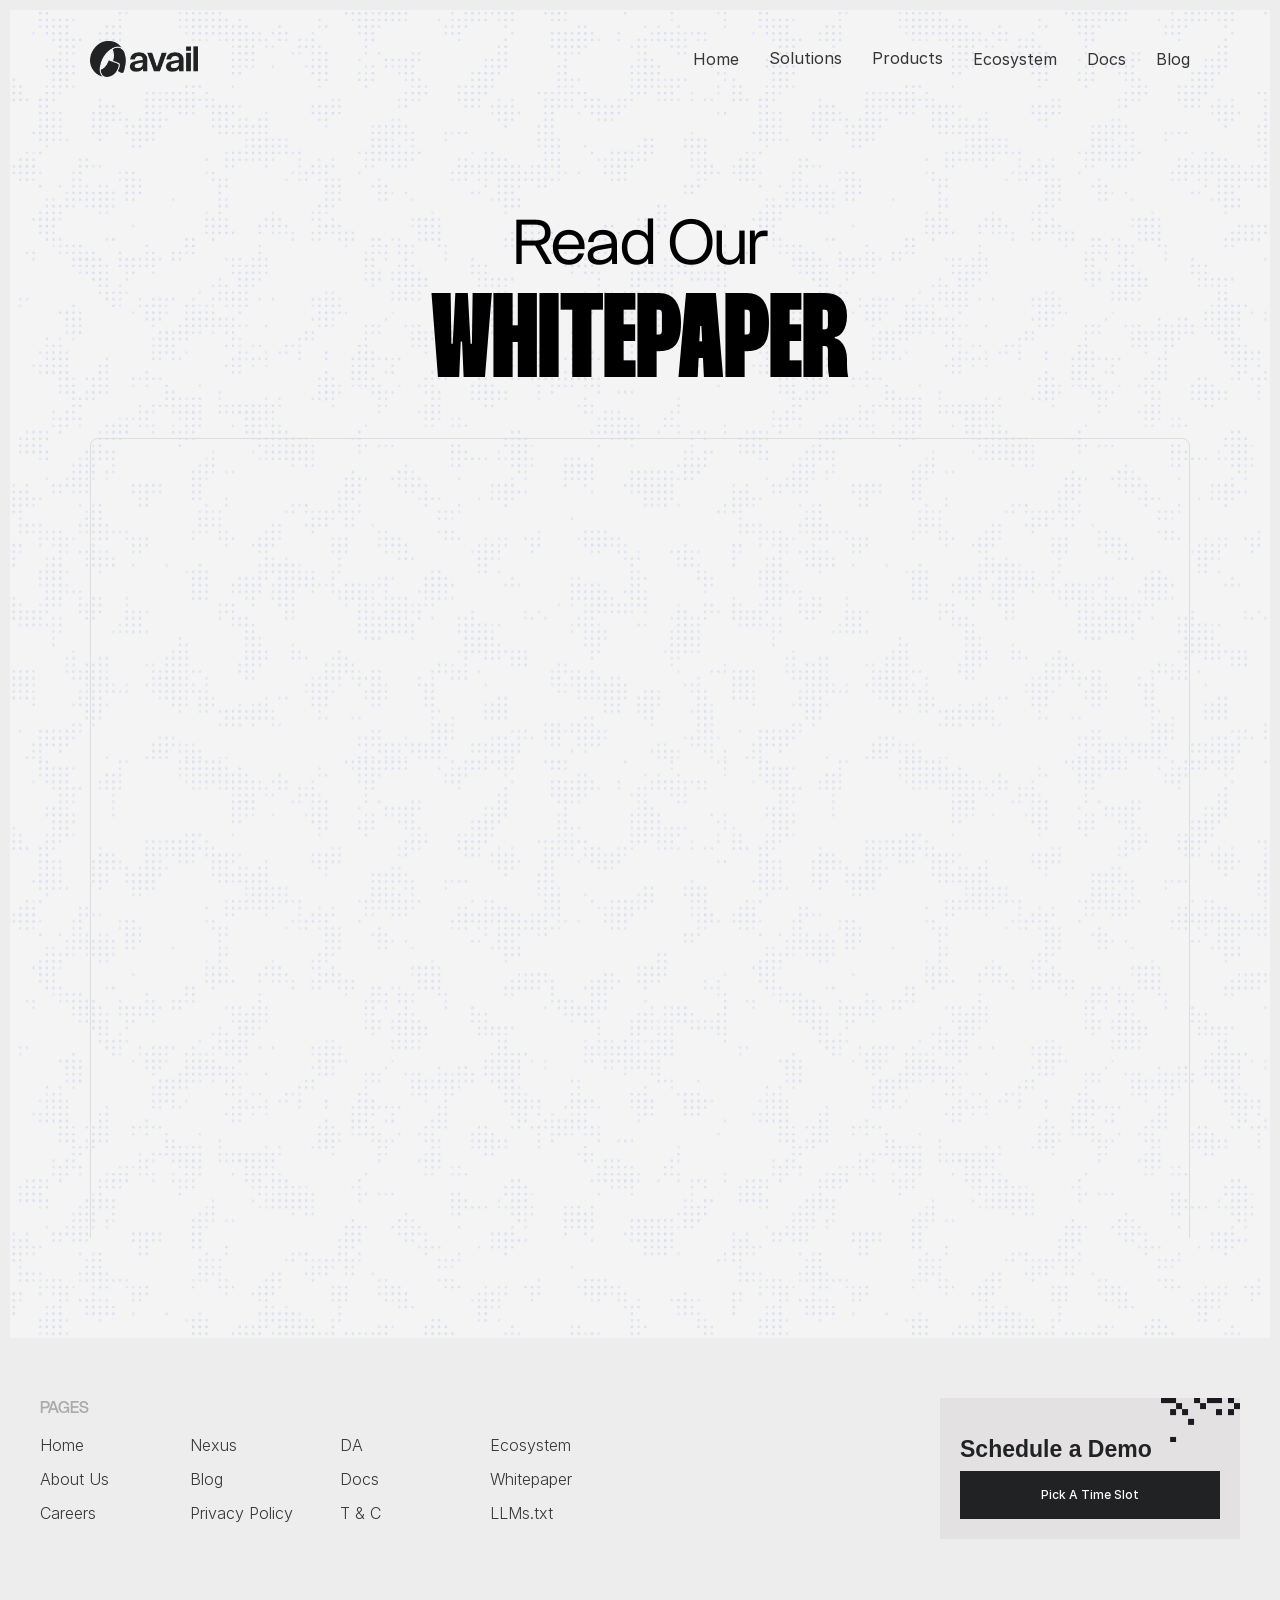
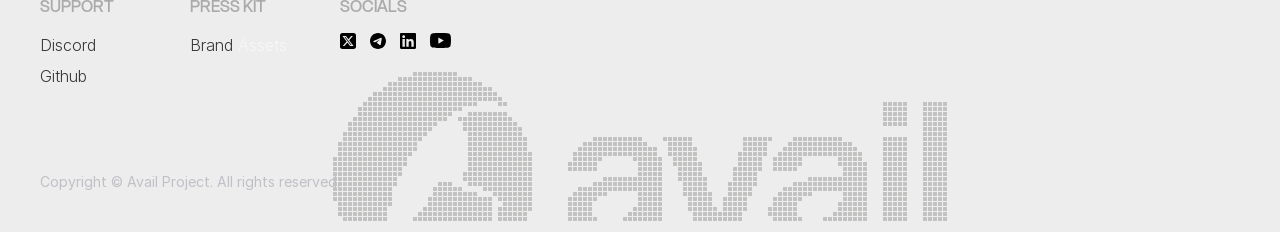
<file: whitepaper.html>
<!doctype html>
<!-- Made in Framer · framer.com ✨ -->
<!-- Published Feb 25, 2026, 3:04 PM UTC -->
<html lang="en" data-redirect-timezone="1">
<head>
	<meta charset="utf-8">
	
	
	<!-- Start of headStart -->
    
    <!-- End of headStart -->
	<meta name="viewport" content="width=device-width">
	<meta name="generator" content="Framer f353506">
	<title>Avail Project | Scale Access to the Onchain Economy</title>
    <meta name="description" content="Avail creates a unified onchain economy by connecting users, apps, and liquidity across chains. Build with Avail and redefine how value moves and scales onchain.">
    <meta name="framer-search-index" content="scripts/searchIndex-hqYLyWiSPZcQ.json">
    <meta name="framer-search-index-fallback" content="scripts/searchIndex-4ZWW8hpKauaw.json">
    <link href="/images/aDyasFKXxTWodQLSeCL1o8MeIoo.png" rel="icon" media="(prefers-color-scheme: light)">
    <link href="/images/0PmKEkJJkAc71gRFamVu1YC7vY.png" rel="icon" media="(prefers-color-scheme: dark)">
    <link rel="apple-touch-icon" href="/images/K9eDPe2arMvl6IBCR4u9Qq6RiM.png">
    <!-- Open Graph / Facebook -->
    <meta property="og:type" content="website">
    <meta property="og:title" content="Avail Project | Scale Access to the Onchain Economy">
    <meta property="og:description" content="Avail creates a unified onchain economy by connecting users, apps, and liquidity across chains. Build with Avail and redefine how value moves and scales onchain.">
    <meta property="og:image" content="images/Fcf9YlD6gzrW8VXAi7tIURE7zww.png">
    <!-- Twitter -->
    <meta name="twitter:card" content="summary_large_image">
    <meta name="twitter:title" content="Avail Project | Scale Access to the Onchain Economy">
    <meta name="twitter:description" content="Avail creates a unified onchain economy by connecting users, apps, and liquidity across chains. Build with Avail and redefine how value moves and scales onchain.">
    <meta name="twitter:image" content="images/Fcf9YlD6gzrW8VXAi7tIURE7zww.png">
	
	<link rel="stylesheet" href="/css/fonts.css">
	<link rel="stylesheet" href="/css/fonts.css">
	
	<meta name="robots" content="max-image-preview:large"><link rel="canonical" href="https://availproject.org/whitepaper"><meta property="og:url" content="https://availproject.org/whitepaper"><style data-framer-breakpoint-css>@media(min-width: 1440px){.hidden-1chkrz3{display:none!important}}@media(min-width: 1200px) and (max-width: 1439.98px){.hidden-itcldj{display:none!important}}@media(min-width: 810px) and (max-width: 1199.98px){.hidden-1v7stdn{display:none!important}}@media(max-width: 809.98px){.hidden-1gmhikk{display:none!important}}</style><style data-framer-css-ssr-minified data-framer-components="framer-lib-cursors-host framer-8XH5O PropertyOverrides framer-fbhOj framer-DAsSz framer-lib-combinedCSSRules framer-i2Pgx framer-9M9Ho framer-I3rSe">html,body,#main{box-sizing:border-box;margin:0;padding:0}:root{-webkit-font-smoothing:antialiased;-moz-osx-font-smoothing:grayscale}*{box-sizing:border-box;-webkit-font-smoothing:inherit}h1,h2,h3,h4,h5,h6,p,figure{margin:0}body,input,textarea,select,button{font-family:sans-serif;font-size:12px}body{--token-ab3bf087-8957-4b6d-a2bd-cc37327a96d7:#363636;--token-8bc845a9-937a-4bbd-ad58-ebae6a54d231:#fffffe;--token-f48c369c-f011-48be-833e-42d19ef0d798:#efefef;--token-d4e429d7-d4fa-49af-a2aa-890749855c33:#aaa;--token-a0dbf3f7-346c-410e-8259-619229bdc2cb:#f2f5fd;--token-34d58044-5fb0-4480-9bc8-4e91d499d8e6:#fff;--token-fa4dcb27-7179-41c9-bbdc-0fe7fe502e97:#000;--token-6da9d50d-e927-4dcf-93ed-bf3b8039528b:#e8ff9c;--token-7507c765-26fd-430d-85eb-7f9d297aa023:#0473ff;--token-7a099e42-c556-4806-a838-c898c06a32b1:#f1f7ff;--token-1cde18ce-be6a-49b2-943b-08db3107a240:#0473fb;--token-fab8eab1-5380-4fe2-ba5e-942a94539068:#fafaf9;--token-a5c83f0d-25f3-48b6-af78-f79191590801:#ededed;--framer-will-change-override:none}@supports (background:-webkit-named-image(i)) and (not (grid-template-rows:subgrid)){body{--framer-will-change-override:transform}}@supports (background:-webkit-named-image(i)) and (not (position-area:top right)){body{--framer-will-change-filter-override:filter}}[data-framer-component-type=Text] div div span,[data-framer-component-type=Text] a div span,[data-framer-component-type=Text] span span span,[data-framer-component-type=Text] p span span,[data-framer-component-type=Text] h1 span span,[data-framer-component-type=Text] h2 span span,[data-framer-component-type=Text] h3 span span,[data-framer-component-type=Text] h4 span span,[data-framer-component-type=Text] h5 span span,[data-framer-component-type=Text] h6 span span,[data-framer-component-type=Text] a{font-family:var(--font-family);font-style:var(--font-style);font-weight:min(calc(var(--framer-font-weight-increase,0) + var(--font-weight,400)),900);color:var(--text-color);letter-spacing:var(--letter-spacing);font-size:var(--font-size);text-transform:var(--text-transform);--text-decoration:var(--framer-text-decoration-style,solid)var(--framer-text-decoration,none)var(--framer-text-decoration-color,currentcolor)var(--framer-text-decoration-thickness,auto);--text-decoration-skip-ink:var(--framer-text-decoration-skip-ink);--text-underline-offset:var(--framer-text-decoration-offset);line-height:var(--line-height);--font-family:var(--framer-font-family);--font-style:var(--framer-font-style);--font-weight:var(--framer-font-weight);--text-color:var(--framer-text-color);--letter-spacing:var(--framer-letter-spacing);--font-size:var(--framer-font-size);--text-transform:var(--framer-text-transform);--line-height:var(--framer-line-height)}@supports not (color:color(display-p3 1 1 1)){p.framer-text,div.framer-text,h1.framer-text,h2.framer-text,h3.framer-text,h4.framer-text,h5.framer-text,h6.framer-text,li.framer-text,ol.framer-text,ul.framer-text,span.framer-text:not([data-text-fill]){color:var(--framer-blockquote-text-color-rgb,var(--framer-blockquote-text-color,var(--framer-text-color-rgb,var(--framer-text-color,#000))));-webkit-text-stroke-color:var(--framer-text-stroke-color-rgb,var(--framer-text-stroke-color,initial))}mark.framer-text{background-color:var(--framer-blockquote-text-background-color-rgb,var(--framer-blockquote-text-background-color,var(--framer-text-background-color-rgb,var(--framer-text-background-color,initial))))}}@supports not (color:color(display-p3 1 1 1)){code.framer-text,code.framer-text span.framer-text:not([data-text-fill]){color:var(--framer-blockquote-text-color-rgb,var(--framer-blockquote-text-color,var(--framer-code-text-color-rgb,var(--framer-code-text-color,var(--framer-text-color-rgb,var(--framer-text-color,#000))))))}}@supports not (color:color(display-p3 1 1 1)){a.framer-text,span.framer-text[data-nested-link]{color:var(--framer-blockquote-text-color-rgb,var(--framer-blockquote-text-color,var(--framer-link-text-color-rgb,var(--framer-link-text-color,var(--framer-text-color-rgb,var(--framer-text-color,#000))))));background-color:var(--framer-link-text-background-color-rgb,var(--framer-link-text-background-color,initial));-webkit-text-decoration-color:var(--framer-link-text-decoration-color-rgb,var(--framer-link-text-decoration-color,var(--framer-text-decoration-color-rgb,var(--framer-text-decoration-color,currentcolor))));text-decoration-color:var(--framer-link-text-decoration-color-rgb,var(--framer-link-text-decoration-color,var(--framer-text-decoration-color-rgb,var(--framer-text-decoration-color,currentcolor))))}}@supports not (color:color(display-p3 1 1 1)){code.framer-text a.framer-text,code.framer-text a.framer-text span.framer-text:not([data-text-fill]),code.framer-text span.framer-text[data-nested-link],code.framer-text span.framer-text[data-nested-link] span.framer-text:not([data-text-fill]){color:var(--framer-blockquote-text-color-rgb,var(--framer-blockquote-text-color,var(--framer-link-text-color-rgb,var(--framer-link-text-color,var(--framer-code-text-color-rgb,var(--framer-code-text-color,var(--framer-text-color-rgb,var(--framer-text-color,#000))))))))}}@supports not (color:color(display-p3 1 1 1)){a.framer-text:hover,span.framer-text[data-nested-link]:hover{color:var(--framer-link-hover-text-color-rgb,var(--framer-link-hover-text-color,var(--framer-blockquote-text-color-rgb,var(--framer-blockquote-text-color,var(--framer-link-text-color-rgb,var(--framer-link-text-color,var(--framer-text-color-rgb,var(--framer-text-color,#000))))))));background-color:var(--framer-link-hover-text-background-color-rgb,var(--framer-link-hover-text-background-color,var(--framer-link-text-background-color-rgb,var(--framer-link-text-background-color,var(--framer-text-background-color-rgb,var(--framer-text-background-color,initial))))));-webkit-text-decoration-color:var(--framer-link-hover-text-decoration-color-rgb,var(--framer-link-hover-text-decoration-color,var(--framer-link-text-decoration-color-rgb,var(--framer-link-text-decoration-color,var(--framer-text-decoration-color-rgb,var(--framer-text-decoration-color,currentcolor))))));text-decoration-color:var(--framer-link-hover-text-decoration-color-rgb,var(--framer-link-hover-text-decoration-color,var(--framer-link-text-decoration-color-rgb,var(--framer-link-text-decoration-color,var(--framer-text-decoration-color-rgb,var(--framer-text-decoration-color,currentcolor))))))}}@supports not (color:color(display-p3 1 1 1)){code.framer-text a.framer-text:hover,code.framer-text span.framer-text[data-nested-link]:hover{color:var(--framer-link-hover-text-color-rgb,var(--framer-link-hover-text-color,var(--framer-blockquote-text-color-rgb,var(--framer-blockquote-text-color,var(--framer-link-text-color-rgb,var(--framer-link-text-color,var(--framer-code-text-color-rgb,var(--framer-code-text-color,var(--framer-text-color-rgb,var(--framer-text-color,#000))))))))))}}@supports not (color:color(display-p3 1 1 1)){a.framer-text[data-framer-page-link-current],span.framer-text[data-framer-page-link-current]{color:var(--framer-link-current-text-color-rgb,var(--framer-link-current-text-color,var(--framer-link-text-color-rgb,var(--framer-link-text-color,var(--framer-text-color-rgb,var(--framer-text-color,#000))))));background-color:var(--framer-link-current-text-background-color-rgb,var(--framer-link-current-text-background-color,var(--framer-link-text-background-color-rgb,var(--framer-link-text-background-color,var(--framer-text-background-color-rgb,var(--framer-text-background-color,initial))))));-webkit-text-decoration-color:var(--framer-link-current-text-decoration-color-rgb,var(--framer-link-current-text-decoration-color,var(--framer-link-text-decoration-color-rgb,var(--framer-link-text-decoration-color,var(--framer-text-decoration-color-rgb,var(--framer-text-decoration-color,currentcolor))))));text-decoration-color:var(--framer-link-current-text-decoration-color-rgb,var(--framer-link-current-text-decoration-color,var(--framer-link-text-decoration-color-rgb,var(--framer-link-text-decoration-color,var(--framer-text-decoration-color-rgb,var(--framer-text-decoration-color,currentcolor))))))}}@supports not (color:color(display-p3 1 1 1)){code.framer-text a.framer-text[data-framer-page-link-current],code.framer-text a.framer-text[data-framer-page-link-current] span.framer-text:not([data-text-fill]),code.framer-text span.framer-text[data-framer-page-link-current],code.framer-text span.framer-text[data-framer-page-link-current] span.framer-text:not([data-text-fill]){color:var(--framer-link-current-text-color-rgb,var(--framer-link-current-text-color,var(--framer-link-text-color-rgb,var(--framer-link-text-color,var(--framer-code-text-color-rgb,var(--framer-code-text-color,var(--framer-text-color-rgb,var(--framer-text-color,#000))))))));background-color:var(--framer-link-current-text-background-color-rgb,var(--framer-link-current-text-background-color,var(--framer-link-text-background-color-rgb,var(--framer-link-text-background-color,var(--framer-text-background-color-rgb,var(--framer-text-background-color,initial))))))}}@supports not (color:color(display-p3 1 1 1)){a.framer-text[data-framer-page-link-current]:hover,span.framer-text[data-framer-page-link-current]:hover{color:var(--framer-link-hover-text-color-rgb,var(--framer-link-hover-text-color,var(--framer-link-current-text-color-rgb,var(--framer-link-current-text-color,var(--framer-link-text-color-rgb,var(--framer-link-text-color,var(--framer-code-text-color-rgb,var(--framer-code-text-color,var(--framer-text-color-rgb,var(--framer-text-color,#000))))))))));background-color:var(--framer-link-hover-text-background-color-rgb,var(--framer-link-hover-text-background-color,var(--framer-link-current-text-background-color-rgb,var(--framer-link-current-text-background-color,var(--framer-link-text-background-color-rgb,var(--framer-link-text-background-color,initial))))));-webkit-text-decoration-color:var(--framer-link-hover-text-decoration-color-rgb,var(--framer-link-hover-text-decoration-color,var(--framer-link-current-text-decoration-color-rgb,var(--framer-link-current-text-decoration-color,var(--framer-link-text-decoration-color-rgb,var(--framer-link-text-decoration-color,var(--framer-text-decoration-color-rgb,var(--framer-text-decoration-color,currentcolor))))))));text-decoration-color:var(--framer-link-hover-text-decoration-color-rgb,var(--framer-link-hover-text-decoration-color,var(--framer-link-current-text-decoration-color-rgb,var(--framer-link-current-text-decoration-color,var(--framer-link-text-decoration-color-rgb,var(--framer-link-text-decoration-color,var(--framer-text-decoration-color-rgb,var(--framer-text-decoration-color,currentcolor))))))))}}@supports not (color:color(display-p3 1 1 1)){code.framer-text a.framer-text[data-framer-page-link-current]:hover,code.framer-text a.framer-text[data-framer-page-link-current]:hover span.framer-text:not([data-text-fill]),code.framer-text span.framer-text[data-framer-page-link-current]:hover,code.framer-text span.framer-text[data-framer-page-link-current]:hover span.framer-text:not([data-text-fill]){color:var(--framer-link-hover-text-color-rgb,var(--framer-link-hover-text-color,var(--framer-link-current-text-color-rgb,var(--framer-link-current-text-color,var(--framer-link-text-color-rgb,var(--framer-link-text-color,var(--framer-code-text-color-rgb,var(--framer-code-text-color,var(--framer-text-color-rgb,var(--framer-text-color,#000))))))))));background-color:var(--framer-link-hover-text-background-color-rgb,var(--framer-link-hover-text-background-color,var(--framer-link-current-text-background-color-rgb,var(--framer-link-current-text-background-color,var(--framer-link-text-background-color-rgb,var(--framer-link-text-background-color,initial))))))}}@supports not (aspect-ratio:1){.framer-text-module:not([data-width=fit])[style*=aspect-ratio]{position:relative!important}.framer-text-module:not([data-width=fit])[style*=aspect-ratio]:before{content:"";padding-bottom:calc(100%/calc(var(--aspect-ratio)));display:block}.framer-text-module[data-width=fill]>:first-child,.framer-text-module[data-width=fill]>.ssr-variant>:first-child,.framer-text-module:not([data-width=fit])[style*=aspect-ratio]>:first-child,.framer-text-module:not([data-width=fit])[style*=aspect-ratio]>.ssr-variant>:first-child{position:absolute;top:0;left:0;height:100%!important}}@supports not (overflow:clip){:root{--overflow-clip-fallback:hidden}}@supports (background:-webkit-named-image(i)) and (not (contain-intrinsic-size:inherit)){div.framer-text,p.framer-text,h1.framer-text,h2.framer-text,h3.framer-text,h4.framer-text,h5.framer-text,h6.framer-text,ol.framer-text,ul.framer-text,li.framer-text,blockquote.framer-text,.framer-text.framer-image{display:var(--text-truncation-display-inline-for-safari-16,revert)}div.framer-text:after,p.framer-text:after,h1.framer-text:after,h2.framer-text:after,h3.framer-text:after,h4.framer-text:after,h5.framer-text:after,h6.framer-text:after,ol.framer-text:after,ul.framer-text:after,li.framer-text:after,blockquote.framer-text:after,.framer-text.framer-image:after{content:var(--text-truncation-line-break-for-safari-16);white-space:pre}.framer-text.framer-text-module,.framer-text.framer-table-wrapper{display:var(--text-truncation-display-none-for-safari-16,revert)}p.framer-text[data-text-fill]{display:var(--text-truncation-display-inline-for-safari-16,inline-block)}}@supports (corner-shape:superellipse(2)){:root{--one-if-corner-shape-supported:1}}.framer-cursor-none,.framer-cursor-none *{cursor:none!important}.framer-pointer-events-none,.framer-pointer-events-none *{pointer-events:none!important}@supports (aspect-ratio:1){body{--framer-aspect-ratio-supported:auto}}.framer-8XH5O.framer-gye4is,.framer-8XH5O .framer-gye4is{display:block}.framer-8XH5O.framer-itcldj{height:min-content;overflow:var(--overflow-clip-fallback,clip);background-color:#ededed;flex-flow:column;place-content:center flex-start;align-items:center;gap:0;width:1200px;padding:10px;display:flex;position:relative}.framer-8XH5O .framer-18sfeb0{max-width:1440px;height:min-content;overflow:var(--overflow-clip-fallback,clip);will-change:var(--framer-will-change-filter-override,filter);flex-flow:column;flex:none;place-content:center;align-items:center;gap:40px;width:100%;padding:0;display:flex;position:relative}.framer-8XH5O .framer-1xb9vk2{max-width:1920px;height:min-content;overflow:var(--overflow-clip-fallback,clip);flex-flow:row;flex:none;place-content:center;align-items:center;gap:10px;width:100%;padding:0;display:flex;position:relative}.framer-8XH5O .framer-eer36-container{z-index:3;flex:none;width:100%;max-width:1920px;height:auto;position:relative}.framer-8XH5O .framer-d2s8v7{flex-flow:column;flex:none;place-content:center;align-items:center;gap:32px;width:100%;height:min-content;padding:60px 80px;display:flex;position:relative;overflow:hidden}.framer-8XH5O .framer-13iytm0{height:min-content;overflow:var(--overflow-clip-fallback,clip);flex-flow:column;flex:none;place-content:center;align-items:center;gap:10px;width:100%;padding:0;display:flex;position:relative}.framer-8XH5O .framer-16tf33t{--framer-link-text-color:#09f;--framer-link-text-decoration:underline;white-space:pre-wrap;word-break:break-word;word-wrap:break-word;flex:none;width:100%;height:auto;position:relative}.framer-8XH5O .framer-1m2q1vr{--framer-link-text-color:#09f;--framer-link-text-decoration:underline;white-space:pre;flex:none;width:auto;height:auto;position:relative}.framer-8XH5O .framer-r64ymp{flex-flow:column;flex:none;place-content:center;align-items:center;gap:10px;width:100%;height:min-content;padding:0;display:flex;position:relative;overflow:visible}.framer-8XH5O .framer-13a8ex6{flex-flow:column;flex:none;place-content:center;align-items:center;gap:40px;width:100%;height:min-content;padding:0;display:flex;position:relative;overflow:hidden}.framer-8XH5O .framer-zo4ta4-container{flex:none;width:100%;height:800px;position:relative}.framer-8XH5O .framer-10aapyv-container{flex:none;width:100%;height:auto;position:relative}.framer-8XH5O .framer-1nhks3x-container{pointer-events:none;z-index:10;flex:none;width:100%;height:100vh;position:fixed;top:0;left:0}.framer-n3QoA .framer-styles-preset-1aupk6d:not(.rich-text-wrapper),.framer-n3QoA .framer-styles-preset-1aupk6d.rich-text-wrapper h1{--framer-font-family:"Delight Regular","Delight Regular Placeholder",sans-serif;--framer-font-open-type-features:"blwf" on,"cv09" on,"cv03" on,"cv04" on,"cv11" on;--framer-font-size:62px;--framer-font-style:normal;--framer-font-variation-axes:normal;--framer-font-weight:400;--framer-letter-spacing:0em;--framer-line-height:1.1em;--framer-paragraph-spacing:0px;--framer-text-alignment:center;--framer-text-color:#000;--framer-text-decoration:none;--framer-text-stroke-color:initial;--framer-text-stroke-width:initial;--framer-text-transform:none}@media (max-width:1199px) and (min-width:810px){.framer-n3QoA .framer-styles-preset-1aupk6d:not(.rich-text-wrapper),.framer-n3QoA .framer-styles-preset-1aupk6d.rich-text-wrapper h1{--framer-font-family:"Delight Regular","Delight Regular Placeholder",sans-serif;--framer-font-open-type-features:"blwf" on,"cv09" on,"cv03" on,"cv04" on,"cv11" on;--framer-font-size:48px;--framer-font-style:normal;--framer-font-variation-axes:normal;--framer-font-weight:400;--framer-letter-spacing:0em;--framer-line-height:1.1em;--framer-paragraph-spacing:0px;--framer-text-alignment:center;--framer-text-color:#000;--framer-text-decoration:none;--framer-text-stroke-color:initial;--framer-text-stroke-width:initial;--framer-text-transform:none}}@media (max-width:809px) and (min-width:0){.framer-n3QoA .framer-styles-preset-1aupk6d:not(.rich-text-wrapper),.framer-n3QoA .framer-styles-preset-1aupk6d.rich-text-wrapper h1{--framer-font-family:"Delight Regular","Delight Regular Placeholder",sans-serif;--framer-font-open-type-features:"blwf" on,"cv09" on,"cv03" on,"cv04" on,"cv11" on;--framer-font-size:32px;--framer-font-style:normal;--framer-font-variation-axes:normal;--framer-font-weight:400;--framer-letter-spacing:0em;--framer-line-height:1.1em;--framer-paragraph-spacing:0px;--framer-text-alignment:center;--framer-text-color:#000;--framer-text-decoration:none;--framer-text-stroke-color:initial;--framer-text-stroke-width:initial;--framer-text-transform:none}}.framer-jH2Cq .framer-styles-preset-3cauci:not(.rich-text-wrapper),.framer-jH2Cq .framer-styles-preset-3cauci.rich-text-wrapper h5{--framer-font-family:"Delight Regular","Delight Regular Placeholder",sans-serif;--framer-font-open-type-features:"blwf" on,"cv09" on,"cv03" on,"cv04" on,"cv11" on;--framer-font-size:56px;--framer-font-style:normal;--framer-font-variation-axes:normal;--framer-font-weight:400;--framer-letter-spacing:.03em;--framer-line-height:1.4em;--framer-paragraph-spacing:40px;--framer-text-alignment:start;--framer-text-color:#000;--framer-text-decoration:none;--framer-text-stroke-color:initial;--framer-text-stroke-width:initial;--framer-text-transform:none}@media (max-width:1199px) and (min-width:810px){.framer-jH2Cq .framer-styles-preset-3cauci:not(.rich-text-wrapper),.framer-jH2Cq .framer-styles-preset-3cauci.rich-text-wrapper h5{--framer-font-family:"Delight Regular","Delight Regular Placeholder",sans-serif;--framer-font-open-type-features:"blwf" on,"cv09" on,"cv03" on,"cv04" on,"cv11" on;--framer-font-size:32px;--framer-font-style:normal;--framer-font-variation-axes:normal;--framer-font-weight:400;--framer-letter-spacing:.03em;--framer-line-height:1.4em;--framer-paragraph-spacing:40px;--framer-text-alignment:start;--framer-text-color:#000;--framer-text-decoration:none;--framer-text-stroke-color:initial;--framer-text-stroke-width:initial;--framer-text-transform:none}}@media (max-width:809px) and (min-width:0){.framer-jH2Cq .framer-styles-preset-3cauci:not(.rich-text-wrapper),.framer-jH2Cq .framer-styles-preset-3cauci.rich-text-wrapper h5{--framer-font-family:"Delight Regular","Delight Regular Placeholder",sans-serif;--framer-font-open-type-features:"blwf" on,"cv09" on,"cv03" on,"cv04" on,"cv11" on;--framer-font-size:24px;--framer-font-style:normal;--framer-font-variation-axes:normal;--framer-font-weight:400;--framer-letter-spacing:.03em;--framer-line-height:1.4em;--framer-paragraph-spacing:40px;--framer-text-alignment:start;--framer-text-color:#000;--framer-text-decoration:none;--framer-text-stroke-color:initial;--framer-text-stroke-width:initial;--framer-text-transform:none}}.framer-L7QoH .framer-styles-preset-46quhv:not(.rich-text-wrapper),.framer-L7QoH .framer-styles-preset-46quhv.rich-text-wrapper h2{--framer-font-family:"Thunder Extra Bold LC","Thunder Extra Bold LC Placeholder",sans-serif;--framer-font-family-bold:"Inter",sans-serif;--framer-font-family-bold-italic:"Inter",sans-serif;--framer-font-family-italic:"Inter","Inter Placeholder",sans-serif;--framer-font-open-type-features:"blwf" on,"cv09" on,"cv03" on,"cv04" on,"cv11" on;--framer-font-size:130px;--framer-font-style:normal;--framer-font-style-bold:normal;--framer-font-style-bold-italic:italic;--framer-font-style-italic:italic;--framer-font-variation-axes:normal;--framer-font-weight:400;--framer-font-weight-bold:900;--framer-font-weight-bold-italic:900;--framer-font-weight-italic:700;--framer-letter-spacing:0em;--framer-line-height:1em;--framer-paragraph-spacing:40px;--framer-text-alignment:start;--framer-text-color:#000;--framer-text-decoration:none;--framer-text-stroke-color:initial;--framer-text-stroke-width:initial;--framer-text-transform:none}@media (max-width:1439px) and (min-width:1200px){.framer-L7QoH .framer-styles-preset-46quhv:not(.rich-text-wrapper),.framer-L7QoH .framer-styles-preset-46quhv.rich-text-wrapper h2{--framer-font-family:"Thunder Extra Bold LC","Thunder Extra Bold LC Placeholder",sans-serif;--framer-font-family-bold:"Inter",sans-serif;--framer-font-family-bold-italic:"Inter",sans-serif;--framer-font-family-italic:"Inter","Inter Placeholder",sans-serif;--framer-font-open-type-features:"blwf" on,"cv09" on,"cv03" on,"cv04" on,"cv11" on;--framer-font-size:120px;--framer-font-style:normal;--framer-font-style-bold:normal;--framer-font-style-bold-italic:italic;--framer-font-style-italic:italic;--framer-font-variation-axes:normal;--framer-font-weight:400;--framer-font-weight-bold:900;--framer-font-weight-bold-italic:900;--framer-font-weight-italic:700;--framer-letter-spacing:0em;--framer-line-height:1em;--framer-paragraph-spacing:40px;--framer-text-alignment:start;--framer-text-color:#000;--framer-text-decoration:none;--framer-text-stroke-color:initial;--framer-text-stroke-width:initial;--framer-text-transform:none}}@media (max-width:1199px) and (min-width:810px){.framer-L7QoH .framer-styles-preset-46quhv:not(.rich-text-wrapper),.framer-L7QoH .framer-styles-preset-46quhv.rich-text-wrapper h2{--framer-font-family:"Thunder Extra Bold LC","Thunder Extra Bold LC Placeholder",sans-serif;--framer-font-family-bold:"Inter",sans-serif;--framer-font-family-bold-italic:"Inter",sans-serif;--framer-font-family-italic:"Inter","Inter Placeholder",sans-serif;--framer-font-open-type-features:"blwf" on,"cv09" on,"cv03" on,"cv04" on,"cv11" on;--framer-font-size:48px;--framer-font-style:normal;--framer-font-style-bold:normal;--framer-font-style-bold-italic:italic;--framer-font-style-italic:italic;--framer-font-variation-axes:normal;--framer-font-weight:400;--framer-font-weight-bold:900;--framer-font-weight-bold-italic:900;--framer-font-weight-italic:700;--framer-letter-spacing:0em;--framer-line-height:1em;--framer-paragraph-spacing:40px;--framer-text-alignment:start;--framer-text-color:#000;--framer-text-decoration:none;--framer-text-stroke-color:initial;--framer-text-stroke-width:initial;--framer-text-transform:none}}@media (max-width:809px) and (min-width:0){.framer-L7QoH .framer-styles-preset-46quhv:not(.rich-text-wrapper),.framer-L7QoH .framer-styles-preset-46quhv.rich-text-wrapper h2{--framer-font-family:"Thunder Extra Bold LC","Thunder Extra Bold LC Placeholder",sans-serif;--framer-font-family-bold:"Inter",sans-serif;--framer-font-family-bold-italic:"Inter",sans-serif;--framer-font-family-italic:"Inter","Inter Placeholder",sans-serif;--framer-font-open-type-features:"blwf" on,"cv09" on,"cv03" on,"cv04" on,"cv11" on;--framer-font-size:46px;--framer-font-style:normal;--framer-font-style-bold:normal;--framer-font-style-bold-italic:italic;--framer-font-style-italic:italic;--framer-font-variation-axes:normal;--framer-font-weight:400;--framer-font-weight-bold:900;--framer-font-weight-bold-italic:900;--framer-font-weight-italic:700;--framer-letter-spacing:0em;--framer-line-height:1em;--framer-paragraph-spacing:40px;--framer-text-alignment:start;--framer-text-color:#000;--framer-text-decoration:none;--framer-text-stroke-color:initial;--framer-text-stroke-width:initial;--framer-text-transform:none}}@media (min-width:810px) and (max-width:1199.98px){.framer-8XH5O.framer-itcldj{width:810px}.framer-8XH5O .framer-zo4ta4-container{height:500px}}@media (max-width:809.98px){.framer-8XH5O.framer-itcldj{width:390px;padding:10px 0}.framer-8XH5O .framer-1xb9vk2{padding:0 20px}.framer-8XH5O .framer-d2s8v7{padding:20px 20px 40px}.framer-8XH5O .framer-zo4ta4-container{height:400px}}@media (min-width:1440px){.framer-8XH5O.framer-itcldj{width:1440px}}.ssr-variant{display:contents}@supports (aspect-ratio:1){body{--framer-aspect-ratio-supported:auto}}.framer-fbhOj.framer-1x2au1c,.framer-fbhOj .framer-1x2au1c{display:block}.framer-fbhOj.framer-18q6xk6{flex-flow:row;place-content:center space-between;align-items:center;width:1200px;height:min-content;padding:30px 80px;display:flex;position:relative;overflow:visible}.framer-fbhOj .framer-13jutpo{flex-flow:row;flex:none;place-content:center flex-start;align-items:center;gap:20px;width:min-content;height:min-content;padding:0;display:flex;position:relative;overflow:visible}.framer-fbhOj .framer-1wcsgmg{flex-flow:row;flex:none;place-content:center;align-items:center;gap:20px;width:min-content;height:min-content;padding:0;display:flex;position:relative;overflow:visible}.framer-fbhOj .framer-10eltet{aspect-ratio:2.84444;height:var(--framer-aspect-ratio-supported,38px);flex:none;width:108px;text-decoration:none;position:relative}.framer-fbhOj .framer-1b0kgew{flex:none;width:40px;height:40px;position:relative;overflow:hidden}.framer-fbhOj .framer-vnt7ae{will-change:var(--framer-will-change-override,transform);flex:none;width:20px;height:2px;position:absolute;top:calc(62.5% - 1px);left:calc(50% - 10px);overflow:hidden}.framer-fbhOj .framer-1uihp9u{will-change:var(--framer-will-change-override,transform);flex:none;width:20px;height:2px;position:absolute;top:calc(37.5% - 1px);left:calc(50% - 10px);overflow:hidden}.framer-fbhOj .framer-1i5rlaz{flex-flow:row;flex:none;place-content:center;align-items:center;gap:0;width:min-content;height:min-content;padding:0;display:flex;position:relative;overflow:visible}.framer-fbhOj .framer-1c0cax4{cursor:pointer;flex-flow:row;flex:none;place-content:center flex-end;align-items:center;gap:30px;width:min-content;height:min-content;padding:0;display:flex;position:relative;overflow:visible}.framer-fbhOj .framer-3zui6c-container,.framer-fbhOj .framer-1ptqhhs-container,.framer-fbhOj .framer-153pugl-container,.framer-fbhOj .framer-1bo1dkg-container,.framer-fbhOj .framer-1ocmydb-container,.framer-fbhOj .framer-ur6qhf-container,.framer-fbhOj .framer-1ksh4rc-container,.framer-fbhOj .framer-15pl2qb-container,.framer-fbhOj .framer-1cxtjf8-container,.framer-fbhOj .framer-4lj5vg-container{flex:none;width:auto;height:auto;position:relative}.framer-fbhOj .framer-1wfc0jc,.framer-fbhOj .framer-1pj663z,.framer-fbhOj .framer-4wq7ef,.framer-fbhOj .framer-1jatq4,.framer-fbhOj .framer-n0pxoz,.framer-fbhOj .framer-1x588f6,.framer-fbhOj .framer-zgypno,.framer-fbhOj .framer-dt9i8v,.framer-fbhOj .framer-1vyf2pi,.framer-fbhOj .framer-1ku8tob,.framer-fbhOj .framer-46qbf3,.framer-fbhOj .framer-17kdf56,.framer-fbhOj .framer-1gf85hq,.framer-fbhOj .framer-1a8yf6h,.framer-fbhOj .framer-1xc1gce,.framer-fbhOj .framer-1iomjaf,.framer-fbhOj .framer-113qtw1,.framer-fbhOj .framer-hv34va,.framer-fbhOj .framer-1rhexxz,.framer-fbhOj .framer-ddy6a2,.framer-fbhOj .framer-f603o8{white-space:pre;flex:none;width:auto;height:auto;position:relative}.framer-fbhOj .framer-1l6qsot,.framer-fbhOj .framer-11xi8c,.framer-fbhOj .framer-1dtx76p,.framer-fbhOj .framer-3qr9o7{height:min-content;overflow:var(--overflow-clip-fallback,clip);will-change:var(--framer-will-change-override,transform);flex-flow:column;place-content:center;align-items:center;gap:10px;width:min-content;padding:0;display:flex;position:relative}.framer-fbhOj .framer-1qvpbhg,.framer-fbhOj .framer-1l8tge5,.framer-fbhOj .framer-ekc8qa,.framer-fbhOj .framer-l3w4sx{flex-flow:column;flex:none;place-content:flex-start center;align-items:flex-start;gap:20px;width:min-content;height:min-content;padding:20px 10px;display:flex;position:relative;overflow:visible}.framer-fbhOj .framer-1227r45{cursor:pointer;z-index:2;flex-flow:column;flex:1 0 0;place-content:flex-start;align-items:flex-start;gap:20px;width:1px;height:min-content;padding:20px 20px 30px;display:flex;position:relative;overflow:auto}.framer-fbhOj.framer-v-11u3v7r.framer-18q6xk6{flex-direction:column;justify-content:center;gap:0;width:768px;padding:20px;overflow:hidden}.framer-fbhOj.framer-v-11u3v7r .framer-13jutpo,.framer-fbhOj.framer-v-1fi62lq .framer-13jutpo{gap:unset;z-index:2;order:0;justify-content:space-between;width:100%}.framer-fbhOj.framer-v-11u3v7r .framer-1wcsgmg,.framer-fbhOj.framer-v-1pwx02p .framer-1wcsgmg,.framer-fbhOj.framer-v-1fi62lq .framer-1wcsgmg,.framer-fbhOj.framer-v-33lpx7 .framer-1wcsgmg{order:0}.framer-fbhOj.framer-v-11u3v7r .framer-1b0kgew,.framer-fbhOj.framer-v-1pwx02p .framer-1b0kgew,.framer-fbhOj.framer-v-1fi62lq .framer-1b0kgew,.framer-fbhOj.framer-v-33lpx7 .framer-1b0kgew{cursor:pointer;order:1;width:44px;height:44px}.framer-fbhOj.framer-v-1pwx02p.framer-18q6xk6{overscroll-behavior:contain;flex-direction:column;width:768px;padding:0;overflow:auto}.framer-fbhOj.framer-v-1pwx02p .framer-13jutpo{gap:unset;z-index:2;order:0;justify-content:space-between;width:100%;padding:20px}.framer-fbhOj.framer-v-1pwx02p .framer-vnt7ae,.framer-fbhOj.framer-v-1pwx02p .framer-1uihp9u,.framer-fbhOj.framer-v-33lpx7 .framer-vnt7ae,.framer-fbhOj.framer-v-33lpx7 .framer-1uihp9u{top:calc(50% - 1px)}.framer-fbhOj.framer-v-1pwx02p .framer-1i5rlaz{height:calc(var(--framer-viewport-height,100vh)*1);order:1;align-content:flex-start;align-items:flex-start;width:100%;padding:0 0 100px}.framer-fbhOj.framer-v-1pwx02p .framer-1c0cax4{z-index:2;flex-direction:column;flex:1 0 0;place-content:flex-start;align-items:flex-start;gap:20px;width:1px;height:100%;padding:20px 20px 30px;overflow:auto}.framer-fbhOj.framer-v-1pwx02p .framer-1wfc0jc,.framer-fbhOj.framer-v-33lpx7 .framer-17kdf56{order:7}.framer-fbhOj.framer-v-1pwx02p .framer-zgypno,.framer-fbhOj.framer-v-33lpx7 .framer-hv34va{order:8}.framer-fbhOj.framer-v-1pwx02p .framer-153pugl-container,.framer-fbhOj.framer-v-33lpx7 .framer-1ksh4rc-container{order:11}.framer-fbhOj.framer-v-1pwx02p .framer-1bo1dkg-container,.framer-fbhOj.framer-v-33lpx7 .framer-15pl2qb-container{order:10}.framer-fbhOj.framer-v-1pwx02p .framer-1ocmydb-container,.framer-fbhOj.framer-v-33lpx7 .framer-1cxtjf8-container{order:9}.framer-fbhOj.framer-v-1pwx02p .framer-ur6qhf-container,.framer-fbhOj.framer-v-33lpx7 .framer-4lj5vg-container{order:6}.framer-fbhOj.framer-v-1fi62lq.framer-18q6xk6{flex-direction:column;justify-content:center;gap:0;width:390px;padding:10px;overflow:hidden}.framer-fbhOj.framer-v-1fi62lq .framer-10eltet{aspect-ratio:2.46667;width:88px}.framer-fbhOj.framer-v-33lpx7.framer-18q6xk6{overscroll-behavior:contain;flex-direction:column;width:390px;padding:0;overflow:auto}.framer-fbhOj.framer-v-33lpx7 .framer-13jutpo{gap:unset;z-index:2;order:0;justify-content:space-between;width:100%;padding:10px}.framer-fbhOj.framer-v-33lpx7 .framer-10eltet{aspect-ratio:2.83871;height:var(--framer-aspect-ratio-supported,31px);width:88px}.framer-fbhOj.framer-v-33lpx7 .framer-1227r45{flex:none;order:1;width:100%}@media (max-width:1199px) and (min-width:810px){.framer-d4g1P .framer-styles-preset-13ur2bf:not(.rich-text-wrapper),.framer-d4g1P .framer-styles-preset-13ur2bf.rich-text-wrapper h6{--framer-font-family:"Delight Medium","Delight Medium Placeholder",sans-serif;--framer-font-family-bold:"Delight Medium","Delight Medium Placeholder",sans-serif;--framer-font-open-type-features:"blwf" on,"cv09" on,"cv03" on,"cv04" on,"cv11" on;--framer-font-size:12px;--framer-font-style:normal;--framer-font-style-bold:normal;--framer-font-variation-axes:normal;--framer-font-weight:500;--framer-font-weight-bold:500;--framer-letter-spacing:0em;--framer-line-height:1.2em;--framer-paragraph-spacing:40px;--framer-text-alignment:start;--framer-text-color:var(--token-d4e429d7-d4fa-49af-a2aa-890749855c33,#aaa);--framer-text-decoration:none;--framer-text-stroke-color:initial;--framer-text-stroke-width:initial;--framer-text-transform:uppercase}}@media (max-width:809px) and (min-width:0){.framer-d4g1P .framer-styles-preset-13ur2bf:not(.rich-text-wrapper),.framer-d4g1P .framer-styles-preset-13ur2bf.rich-text-wrapper h6{--framer-font-family:"Delight Medium","Delight Medium Placeholder",sans-serif;--framer-font-family-bold:"Delight Medium","Delight Medium Placeholder",sans-serif;--framer-font-open-type-features:"blwf" on,"cv09" on,"cv03" on,"cv04" on,"cv11" on;--framer-font-size:12px;--framer-font-style:normal;--framer-font-style-bold:normal;--framer-font-variation-axes:normal;--framer-font-weight:500;--framer-font-weight-bold:500;--framer-letter-spacing:0em;--framer-line-height:1.2em;--framer-paragraph-spacing:40px;--framer-text-alignment:start;--framer-text-color:var(--token-d4e429d7-d4fa-49af-a2aa-890749855c33,#aaa);--framer-text-decoration:none;--framer-text-stroke-color:initial;--framer-text-stroke-width:initial;--framer-text-transform:uppercase}}.framer-8EvHF .framer-styles-preset-1nhe2n8:not(.rich-text-wrapper),.framer-8EvHF .framer-styles-preset-1nhe2n8.rich-text-wrapper a{--framer-link-hover-text-color:var(--token-7507c765-26fd-430d-85eb-7f9d297aa023,#0473ff);--framer-link-text-color:var(--token-ab3bf087-8957-4b6d-a2bd-cc37327a96d7,#363636)}.framer-fbhOj[data-hide-scrollbars=true]::-webkit-scrollbar{width:0;height:0}.framer-fbhOj [data-hide-scrollbars=true]::-webkit-scrollbar{width:0;height:0}.framer-fbhOj[data-hide-scrollbars=true]::-webkit-scrollbar-thumb{background:0 0}.framer-fbhOj [data-hide-scrollbars=true]::-webkit-scrollbar-thumb{background:0 0}.framer-fbhOj[data-hide-scrollbars=true],.framer-fbhOj [data-hide-scrollbars=true]{scrollbar-width:none}.framer-fbhOj[data-border=true]:after,.framer-fbhOj [data-border=true]:after{content:"";border-width:var(--border-top-width,0)var(--border-right-width,0)var(--border-bottom-width,0)var(--border-left-width,0);border-color:var(--border-color,none);border-style:var(--border-style,none);box-sizing:border-box;border-radius:inherit;corner-shape:inherit;pointer-events:none;width:100%;height:100%;position:absolute;top:0;left:0}@supports (aspect-ratio:1){body{--framer-aspect-ratio-supported:auto}}.framer-DAsSz.framer-43drqm,.framer-DAsSz .framer-43drqm{display:block}.framer-DAsSz.framer-g0985q{cursor:pointer;flex-flow:row;place-content:center;align-items:center;gap:10px;width:min-content;height:min-content;padding:0;text-decoration:none;display:flex;position:relative;overflow:hidden}.framer-DAsSz .framer-1wu9wg7{-webkit-user-select:none;user-select:none;white-space:pre;flex:none;width:auto;height:auto;position:relative}.framer-DAsSz .framer-l5u1x0{z-index:1;flex:none;width:1px;height:1px;position:absolute;bottom:0;left:-10px;overflow:hidden}.framer-DAsSz.framer-v-g0985q.hover .framer-l5u1x0{width:100%;left:0}body{--framer-will-change-override:none}@supports (background:-webkit-named-image(i)) and (not (grid-template-rows:subgrid)){body{--framer-will-change-override:transform}}body{--framer-will-change-filter-override:none}@supports (background:-webkit-named-image(i)) and (not (position-area:top right)){body{--framer-will-change-filter-override:filter}}[data-framer-component-type]{position:absolute}[data-framer-component-type=Text]{cursor:inherit}[data-framer-component-text-autosized] *{white-space:pre}[data-framer-component-type=Text]>*{text-align:var(--framer-text-alignment,start)}[data-framer-component-type=Text] span span,[data-framer-component-type=Text] p span,[data-framer-component-type=Text] h1 span,[data-framer-component-type=Text] h2 span,[data-framer-component-type=Text] h3 span,[data-framer-component-type=Text] h4 span,[data-framer-component-type=Text] h5 span,[data-framer-component-type=Text] h6 span{display:block}[data-framer-component-type=Text] span span span,[data-framer-component-type=Text] p span span,[data-framer-component-type=Text] h1 span span,[data-framer-component-type=Text] h2 span span,[data-framer-component-type=Text] h3 span span,[data-framer-component-type=Text] h4 span span,[data-framer-component-type=Text] h5 span span,[data-framer-component-type=Text] h6 span span{display:unset}[data-framer-component-type=Text] div div span,[data-framer-component-type=Text] a div span,[data-framer-component-type=Text] span span span,[data-framer-component-type=Text] p span span,[data-framer-component-type=Text] h1 span span,[data-framer-component-type=Text] h2 span span,[data-framer-component-type=Text] h3 span span,[data-framer-component-type=Text] h4 span span,[data-framer-component-type=Text] h5 span span,[data-framer-component-type=Text] h6 span span,[data-framer-component-type=Text] a{font-family:var(--font-family);font-style:var(--font-style);font-weight:min(calc(var(--framer-font-weight-increase,0) + var(--font-weight,400)),900);color:var(--text-color);letter-spacing:var(--letter-spacing);font-size:var(--font-size);text-transform:var(--text-transform);--text-decoration:var(--framer-text-decoration-style,solid)var(--framer-text-decoration,none)var(--framer-text-decoration-color,currentcolor)var(--framer-text-decoration-thickness,auto);--text-decoration-skip-ink:var(--framer-text-decoration-skip-ink);--text-underline-offset:var(--framer-text-decoration-offset);line-height:var(--line-height);--font-family:var(--framer-font-family);--font-style:var(--framer-font-style);--font-weight:var(--framer-font-weight);--text-color:var(--framer-text-color);--letter-spacing:var(--framer-letter-spacing);--font-size:var(--framer-font-size);--text-transform:var(--framer-text-transform);--line-height:var(--framer-line-height)}[data-framer-component-type=Text] a,[data-framer-component-type=Text] a div span,[data-framer-component-type=Text] a span span span,[data-framer-component-type=Text] a p span span,[data-framer-component-type=Text] a h1 span span,[data-framer-component-type=Text] a h2 span span,[data-framer-component-type=Text] a h3 span span,[data-framer-component-type=Text] a h4 span span,[data-framer-component-type=Text] a h5 span span,[data-framer-component-type=Text] a h6 span span{--font-family:var(--framer-link-font-family,var(--framer-font-family));--font-style:var(--framer-link-font-style,var(--framer-font-style));--font-weight:var(--framer-link-font-weight,var(--framer-font-weight));--text-color:var(--framer-link-text-color,var(--framer-text-color));--font-size:var(--framer-link-font-size,var(--framer-font-size));--text-transform:var(--framer-link-text-transform,var(--framer-text-transform));--text-decoration:var(--framer-link-text-decoration-style,var(--framer-text-decoration-style,solid))var(--framer-link-text-decoration,var(--framer-text-decoration,none))var(--framer-link-text-decoration-color,var(--framer-text-decoration-color,currentcolor))var(--framer-link-text-decoration-thickness,var(--framer-text-decoration-thickness,auto));--text-decoration-skip-ink:var(--framer-link-text-decoration-skip-ink,var(--framer-text-decoration-skip-ink));--text-underline-offset:var(--framer-link-text-decoration-offset,var(--framer-text-decoration-offset))}[data-framer-component-type=Text] a:hover,[data-framer-component-type=Text] a div span:hover,[data-framer-component-type=Text] a span span span:hover,[data-framer-component-type=Text] a p span span:hover,[data-framer-component-type=Text] a h1 span span:hover,[data-framer-component-type=Text] a h2 span span:hover,[data-framer-component-type=Text] a h3 span span:hover,[data-framer-component-type=Text] a h4 span span:hover,[data-framer-component-type=Text] a h5 span span:hover,[data-framer-component-type=Text] a h6 span span:hover{--font-family:var(--framer-link-hover-font-family,var(--framer-link-font-family,var(--framer-font-family)));--font-style:var(--framer-link-hover-font-style,var(--framer-link-font-style,var(--framer-font-style)));--font-weight:var(--framer-link-hover-font-weight,var(--framer-link-font-weight,var(--framer-font-weight)));--text-color:var(--framer-link-hover-text-color,var(--framer-link-text-color,var(--framer-text-color)));--font-size:var(--framer-link-hover-font-size,var(--framer-link-font-size,var(--framer-font-size)));--text-transform:var(--framer-link-hover-text-transform,var(--framer-link-text-transform,var(--framer-text-transform)));--text-decoration:var(--framer-link-hover-text-decoration-style,var(--framer-link-text-decoration-style,var(--framer-text-decoration-style,solid)))var(--framer-link-hover-text-decoration,var(--framer-link-text-decoration,var(--framer-text-decoration,none)))var(--framer-link-hover-text-decoration-color,var(--framer-link-text-decoration-color,var(--framer-text-decoration-color,currentcolor)))var(--framer-link-hover-text-decoration-thickness,var(--framer-link-text-decoration-thickness,var(--framer-text-decoration-thickness,auto)));--text-decoration-skip-ink:var(--framer-link-hover-text-decoration-skip-ink,var(--framer-link-text-decoration-skip-ink,var(--framer-text-decoration-skip-ink)));--text-underline-offset:var(--framer-link-hover-text-decoration-offset,var(--framer-link-text-decoration-offset,var(--framer-text-decoration-offset)))}[data-framer-component-type=Text].isCurrent a,[data-framer-component-type=Text].isCurrent a div span,[data-framer-component-type=Text].isCurrent a span span span,[data-framer-component-type=Text].isCurrent a p span span,[data-framer-component-type=Text].isCurrent a h1 span span,[data-framer-component-type=Text].isCurrent a h2 span span,[data-framer-component-type=Text].isCurrent a h3 span span,[data-framer-component-type=Text].isCurrent a h4 span span,[data-framer-component-type=Text].isCurrent a h5 span span,[data-framer-component-type=Text].isCurrent a h6 span span{--font-family:var(--framer-link-current-font-family,var(--framer-link-font-family,var(--framer-font-family)));--font-style:var(--framer-link-current-font-style,var(--framer-link-font-style,var(--framer-font-style)));--font-weight:var(--framer-link-current-font-weight,var(--framer-link-font-weight,var(--framer-font-weight)));--text-color:var(--framer-link-current-text-color,var(--framer-link-text-color,var(--framer-text-color)));--font-size:var(--framer-link-current-font-size,var(--framer-link-font-size,var(--framer-font-size)));--text-transform:var(--framer-link-current-text-transform,var(--framer-link-text-transform,var(--framer-text-transform)));--text-decoration:var(--framer-link-current-text-decoration-style,var(--framer-link-text-decoration-style,var(--framer-text-decoration-style,solid)))var(--framer-link-current-text-decoration,var(--framer-link-text-decoration,var(--framer-text-decoration,none)))var(--framer-link-current-text-decoration-color,var(--framer-link-text-decoration-color,var(--framer-text-decoration-color,currentcolor)))var(--framer-link-current-text-decoration-thickness,var(--framer-link-text-decoration-thickness,var(--framer-text-decoration-thickness,auto)));--text-decoration-skip-ink:var(--framer-link-current-text-decoration-skip-ink,var(--framer-link-text-decoration-skip-ink,var(--framer-text-decoration-skip-ink)));--text-underline-offset:var(--framer-link-current-text-decoration-offset,var(--framer-link-text-decoration-offset,var(--framer-text-decoration-offset)))}[data-framer-component-type=RichTextContainer]{outline:none;flex-direction:column;flex-shrink:0;justify-content:flex-start;display:flex}p.framer-text,div.framer-text,figure.framer-text,h1.framer-text,h2.framer-text,h3.framer-text,h4.framer-text,h5.framer-text,h6.framer-text,ol.framer-text,ul.framer-text{margin:0;padding:0}p.framer-text,div.framer-text,h1.framer-text,h2.framer-text,h3.framer-text,h4.framer-text,h5.framer-text,h6.framer-text,li.framer-text,ol.framer-text,ul.framer-text,mark.framer-text,span.framer-text:not([data-text-fill]){font-family:var(--framer-font-family-preview,var(--framer-blockquote-font-family,var(--framer-font-family,Inter,Inter Placeholder,sans-serif)));font-style:var(--framer-font-style-preview,var(--framer-blockquote-font-style,var(--framer-font-style,normal)));font-weight:var(--framer-font-weight-preview,var(--framer-blockquote-font-weight,var(--framer-font-weight,400)));color:var(--framer-blockquote-text-color,var(--framer-text-color,#000));font-size:calc(var(--framer-blockquote-font-size,var(--framer-font-size,16px))*var(--framer-font-size-scale,1));letter-spacing:var(--framer-blockquote-letter-spacing,var(--framer-letter-spacing,0));text-transform:var(--framer-blockquote-text-transform,var(--framer-text-transform,none));-webkit-text-decoration-line:var(--framer-blockquote-text-decoration,var(--framer-text-decoration,initial));text-decoration-line:var(--framer-blockquote-text-decoration,var(--framer-text-decoration,initial));-webkit-text-decoration-style:var(--framer-blockquote-text-decoration-style,var(--framer-text-decoration-style,initial));text-decoration-style:var(--framer-blockquote-text-decoration-style,var(--framer-text-decoration-style,initial));-webkit-text-decoration-color:var(--framer-blockquote-text-decoration-color,var(--framer-text-decoration-color,initial));text-decoration-color:var(--framer-blockquote-text-decoration-color,var(--framer-text-decoration-color,initial));text-decoration-thickness:var(--framer-blockquote-text-decoration-thickness,var(--framer-text-decoration-thickness,initial));text-decoration-skip-ink:var(--framer-blockquote-text-decoration-skip-ink,var(--framer-text-decoration-skip-ink,initial));text-underline-offset:var(--framer-blockquote-text-decoration-offset,var(--framer-text-decoration-offset,initial));line-height:var(--framer-blockquote-line-height,var(--framer-line-height,1.2em));text-align:var(--framer-blockquote-text-alignment,var(--framer-text-alignment,start));-webkit-text-stroke-width:var(--framer-text-stroke-width,initial);-webkit-text-stroke-color:var(--framer-text-stroke-color,initial);-moz-font-feature-settings:var(--framer-font-open-type-features,initial);-webkit-font-feature-settings:var(--framer-font-open-type-features,initial);font-feature-settings:var(--framer-font-open-type-features,initial);font-variation-settings:var(--framer-font-variation-axes-preview,var(--framer-font-variation-axes,normal));text-wrap:var(--framer-text-wrap-override,var(--framer-text-wrap))}mark.framer-text,p.framer-text,div.framer-text,h1.framer-text,h2.framer-text,h3.framer-text,h4.framer-text,h5.framer-text,h6.framer-text,li.framer-text,ol.framer-text,ul.framer-text{background-color:var(--framer-blockquote-text-background-color,var(--framer-text-background-color,initial));border-radius:var(--framer-blockquote-text-background-radius,var(--framer-text-background-radius,initial));corner-shape:var(--framer-blockquote-text-background-corner-shape,var(--framer-text-background-corner-shape,initial));padding:var(--framer-blockquote-text-background-padding,var(--framer-text-background-padding,initial))}@supports not (color:color(display-p3 1 1 1)){p.framer-text,div.framer-text,h1.framer-text,h2.framer-text,h3.framer-text,h4.framer-text,h5.framer-text,h6.framer-text,li.framer-text,ol.framer-text,ul.framer-text,span.framer-text:not([data-text-fill]){color:var(--framer-blockquote-text-color-rgb,var(--framer-blockquote-text-color,var(--framer-text-color-rgb,var(--framer-text-color,#000))));-webkit-text-stroke-color:var(--framer-text-stroke-color-rgb,var(--framer-text-stroke-color,initial))}mark.framer-text{background-color:var(--framer-blockquote-text-background-color-rgb,var(--framer-blockquote-text-background-color,var(--framer-text-background-color-rgb,var(--framer-text-background-color,initial))))}}.framer-fit-text .framer-text{white-space:nowrap;white-space-collapse:preserve}strong.framer-text{font-family:var(--framer-blockquote-font-family-bold,var(--framer-font-family-bold));font-style:var(--framer-blockquote-font-style-bold,var(--framer-font-style-bold));font-weight:var(--framer-blockquote-font-weight-bold,var(--framer-font-weight-bold,bolder));font-variation-settings:var(--framer-blockquote-font-variation-axes-bold,var(--framer-font-variation-axes-bold))}em.framer-text{font-family:var(--framer-blockquote-font-family-italic,var(--framer-font-family-italic));font-style:var(--framer-blockquote-font-style-italic,var(--framer-font-style-italic,italic));font-weight:var(--framer-blockquote-font-weight-italic,var(--framer-font-weight-italic));font-variation-settings:var(--framer-blockquote-font-variation-axes-italic,var(--framer-font-variation-axes-italic))}em.framer-text>strong.framer-text{font-family:var(--framer-blockquote-font-family-bold-italic,var(--framer-font-family-bold-italic));font-style:var(--framer-blockquote-font-style-bold-italic,var(--framer-font-style-bold-italic,italic));font-weight:var(--framer-blockquote-font-weight-bold-italic,var(--framer-font-weight-bold-italic,bolder));font-variation-settings:var(--framer-blockquote-font-variation-axes-bold-italic,var(--framer-font-variation-axes-bold-italic))}p.framer-text:not(:first-child),div.framer-text:not(:first-child),h1.framer-text:not(:first-child),h2.framer-text:not(:first-child),h3.framer-text:not(:first-child),h4.framer-text:not(:first-child),h5.framer-text:not(:first-child),h6.framer-text:not(:first-child),ol.framer-text:not(:first-child),ul.framer-text:not(:first-child),blockquote.framer-text:not(:first-child),table.framer-text:not(:first-child),figure.framer-text:not(:first-child),.framer-image.framer-text:not(:first-child){margin-top:var(--framer-blockquote-paragraph-spacing,var(--framer-paragraph-spacing,0))}li.framer-text>ul.framer-text:nth-child(2),li.framer-text>ol.framer-text:nth-child(2){margin-top:0}.framer-text[data-text-fill]{-webkit-text-fill-color:transparent;padding:max(0em,calc(calc(1.3em - var(--framer-blockquote-line-height,var(--framer-line-height,1.3em)))/2));margin:min(0em,calc(calc(1.3em - var(--framer-blockquote-line-height,var(--framer-line-height,1.3em)))/-2));-webkit-background-clip:text;background-clip:text;display:inline-block}code.framer-text,code.framer-text span.framer-text:not([data-text-fill]){font-family:var(--framer-code-font-family,var(--framer-font-family,Inter,Inter Placeholder,sans-serif));font-style:var(--framer-blockquote-font-style,var(--framer-code-font-style,var(--framer-font-style,normal)));font-weight:var(--framer-blockquote-font-weight,var(--framer-code-font-weight,var(--framer-font-weight,400)));color:var(--framer-blockquote-text-color,var(--framer-code-text-color,var(--framer-text-color,#000)));font-size:calc(var(--framer-blockquote-font-size,var(--framer-font-size,16px))*var(--framer-font-size-scale,1));letter-spacing:var(--framer-blockquote-letter-spacing,var(--framer-letter-spacing,0));line-height:var(--framer-blockquote-line-height,var(--framer-line-height,1.2em))}@supports not (color:color(display-p3 1 1 1)){code.framer-text,code.framer-text span.framer-text:not([data-text-fill]){color:var(--framer-blockquote-text-color-rgb,var(--framer-blockquote-text-color,var(--framer-code-text-color-rgb,var(--framer-code-text-color,var(--framer-text-color-rgb,var(--framer-text-color,#000))))))}}blockquote.framer-text{unicode-bidi:initial;margin-block-start:initial;margin-block-end:initial;margin-inline-start:initial;margin-inline-end:initial}a.framer-text,a.framer-text span.framer-text:not([data-text-fill]),span.framer-text[data-nested-link],span.framer-text[data-nested-link] span.framer-text:not([data-text-fill]){color:inherit;font-family:var(--framer-font-family-preview,var(--framer-blockquote-font-family,var(--framer-link-font-family,var(--framer-font-family,Inter,Inter Placeholder,sans-serif))));font-style:var(--framer-font-style-preview,var(--framer-blockquote-font-style,var(--framer-link-font-style,var(--framer-font-style,normal))));font-weight:var(--framer-font-weight-preview,var(--framer-blockquote-font-weight,var(--framer-link-font-weight,var(--framer-font-weight,400))));font-size:calc(var(--framer-blockquote-font-size,var(--framer-font-size,16px))*var(--framer-font-size-scale,1));text-transform:var(--framer-blockquote-text-transform,var(--framer-link-text-transform,var(--framer-text-transform,none)));cursor:var(--framer-custom-cursors,pointer);background-color:initial;border-radius:var(--framer-link-text-background-radius,initial);corner-shape:var(--framer-link-text-background-corner-shape,initial);padding:var(--framer-link-text-background-padding,initial)}a.framer-text,span.framer-text[data-nested-link]{color:var(--framer-blockquote-text-color,var(--framer-link-text-color,var(--framer-text-color,#000)));-webkit-text-decoration-line:var(--framer-blockquote-text-decoration,var(--framer-link-text-decoration,var(--framer-text-decoration,initial)));text-decoration-line:var(--framer-blockquote-text-decoration,var(--framer-link-text-decoration,var(--framer-text-decoration,initial)));-webkit-text-decoration-style:var(--framer-blockquote-text-decoration-style,var(--framer-link-text-decoration-style,var(--framer-text-decoration-style,initial)));text-decoration-style:var(--framer-blockquote-text-decoration-style,var(--framer-link-text-decoration-style,var(--framer-text-decoration-style,initial)));-webkit-text-decoration-color:var(--framer-blockquote-text-decoration-color,var(--framer-link-text-decoration-color,var(--framer-text-decoration-color,initial)));text-decoration-color:var(--framer-blockquote-text-decoration-color,var(--framer-link-text-decoration-color,var(--framer-text-decoration-color,initial)));text-decoration-thickness:var(--framer-blockquote-text-decoration-thickness,var(--framer-link-text-decoration-thickness,var(--framer-text-decoration-thickness,initial)));text-decoration-skip-ink:var(--framer-blockquote-text-decoration-skip-ink,var(--framer-link-text-decoration-skip-ink,var(--framer-text-decoration-skip-ink,initial)));text-underline-offset:var(--framer-blockquote-text-decoration-offset,var(--framer-link-text-decoration-offset,var(--framer-text-decoration-offset,initial)));background-color:var(--framer-link-text-background-color,initial)}@supports not (color:color(display-p3 1 1 1)){a.framer-text,span.framer-text[data-nested-link]{color:var(--framer-blockquote-text-color-rgb,var(--framer-blockquote-text-color,var(--framer-link-text-color-rgb,var(--framer-link-text-color,var(--framer-text-color-rgb,var(--framer-text-color,#000))))));background-color:var(--framer-link-text-background-color-rgb,var(--framer-link-text-background-color,initial));-webkit-text-decoration-color:var(--framer-link-text-decoration-color-rgb,var(--framer-link-text-decoration-color,var(--framer-text-decoration-color-rgb,var(--framer-text-decoration-color,currentcolor))));text-decoration-color:var(--framer-link-text-decoration-color-rgb,var(--framer-link-text-decoration-color,var(--framer-text-decoration-color-rgb,var(--framer-text-decoration-color,currentcolor))))}}code.framer-text a.framer-text,code.framer-text a.framer-text span.framer-text:not([data-text-fill]),code.framer-text span.framer-text[data-nested-link],code.framer-text span.framer-text[data-nested-link] span.framer-text:not([data-text-fill]){font-family:var(--framer-code-font-family,var(--framer-font-family,Inter,Inter Placeholder,sans-serif));font-style:var(--framer-blockquote-font-style,var(--framer-code-font-style,var(--framer-font-style,normal)));font-weight:var(--framer-blockquote-font-weight,var(--framer-code-font-weight,var(--framer-font-weight,400)));color:inherit;font-size:calc(var(--framer-blockquote-font-size,var(--framer-font-size,16px))*var(--framer-font-size-scale,1))}code.framer-text a.framer-text,code.framer-text span.framer-text[data-nested-link]{color:var(--framer-blockquote-text-color,var(--framer-link-text-color,var(--framer-code-text-color,var(--framer-text-color,#000))))}@supports not (color:color(display-p3 1 1 1)){code.framer-text a.framer-text,code.framer-text a.framer-text span.framer-text:not([data-text-fill]),code.framer-text span.framer-text[data-nested-link],code.framer-text span.framer-text[data-nested-link] span.framer-text:not([data-text-fill]){color:var(--framer-blockquote-text-color-rgb,var(--framer-blockquote-text-color,var(--framer-link-text-color-rgb,var(--framer-link-text-color,var(--framer-code-text-color-rgb,var(--framer-code-text-color,var(--framer-text-color-rgb,var(--framer-text-color,#000))))))))}}a.framer-text:hover,a.framer-text:hover span.framer-text:not([data-text-fill]),span.framer-text[data-nested-link]:hover,span.framer-text[data-nested-link]:hover span.framer-text:not([data-text-fill]){font-family:var(--framer-font-family-preview,var(--framer-link-hover-font-family,var(--framer-blockquote-font-family,var(--framer-link-font-family,var(--framer-font-family,Inter,Inter Placeholder,sans-serif)))));font-style:var(--framer-font-style-preview,var(--framer-link-hover-font-style,var(--framer-blockquote-font-style,var(--framer-link-font-style,var(--framer-font-style,normal)))));font-weight:var(--framer-font-weight-preview,var(--framer-link-hover-font-weight,var(--framer-blockquote-font-weight,var(--framer-link-font-weight,var(--framer-font-weight,400)))));font-size:calc(var(--framer-link-hover-font-size,var(--framer-blockquote-font-size,var(--framer-font-size,16px)))*var(--framer-font-size-scale,1));text-transform:var(--framer-link-hover-text-transform,var(--framer-blockquote-text-transform,var(--framer-link-text-transform,var(--framer-text-transform,none))));border-radius:var(--framer-link-hover-text-background-radius,var(--framer-link-text-background-radius,var(--framer-text-background-radius,initial)));corner-shape:var(--framer-link-hover-text-background-corner-shape,var(--framer-link-text-background-corner-shape,var(--framer-text-background-corner-shape,initial)));padding:var(--framer-link-hover-text-background-padding,var(--framer-link-text-background-padding,var(--framer-text-background-padding,initial)))}a.framer-text:hover,span.framer-text[data-nested-link]:hover{color:var(--framer-link-hover-text-color,var(--framer-blockquote-text-color,var(--framer-link-text-color,var(--framer-text-color,#000))));-webkit-text-decoration-line:var(--framer-link-hover-text-decoration,var(--framer-blockquote-text-decoration,var(--framer-link-text-decoration,var(--framer-text-decoration,initial))));text-decoration-line:var(--framer-link-hover-text-decoration,var(--framer-blockquote-text-decoration,var(--framer-link-text-decoration,var(--framer-text-decoration,initial))));-webkit-text-decoration-style:var(--framer-link-hover-text-decoration-style,var(--framer-blockquote-text-decoration-style,var(--framer-link-text-decoration-style,var(--framer-text-decoration-style,initial))));text-decoration-style:var(--framer-link-hover-text-decoration-style,var(--framer-blockquote-text-decoration-style,var(--framer-link-text-decoration-style,var(--framer-text-decoration-style,initial))));-webkit-text-decoration-color:var(--framer-link-hover-text-decoration-color,var(--framer-blockquote-text-decoration-color,var(--framer-link-text-decoration-color,var(--framer-text-decoration-color,initial))));text-decoration-color:var(--framer-link-hover-text-decoration-color,var(--framer-blockquote-text-decoration-color,var(--framer-link-text-decoration-color,var(--framer-text-decoration-color,initial))));text-decoration-thickness:var(--framer-link-hover-text-decoration-thickness,var(--framer-blockquote-text-decoration-thickness,var(--framer-link-text-decoration-thickness,var(--framer-text-decoration-thickness,initial))));text-decoration-skip-ink:var(--framer-link-hover-text-decoration-skip-ink,var(--framer-blockquote-text-decoration-skip-ink,var(--framer-link-text-decoration-skip-ink,var(--framer-text-decoration-skip-ink,initial))));text-underline-offset:var(--framer-link-hover-text-decoration-offset,var(--framer-blockquote-text-decoration-offset,var(--framer-link-text-decoration-offset,var(--framer-text-decoration-offset,initial))));background-color:var(--framer-link-hover-text-background-color,var(--framer-link-text-background-color,var(--framer-text-background-color,initial)))}@supports not (color:color(display-p3 1 1 1)){a.framer-text:hover,span.framer-text[data-nested-link]:hover{color:var(--framer-link-hover-text-color-rgb,var(--framer-link-hover-text-color,var(--framer-blockquote-text-color-rgb,var(--framer-blockquote-text-color,var(--framer-link-text-color-rgb,var(--framer-link-text-color,var(--framer-text-color-rgb,var(--framer-text-color,#000))))))));background-color:var(--framer-link-hover-text-background-color-rgb,var(--framer-link-hover-text-background-color,var(--framer-link-text-background-color-rgb,var(--framer-link-text-background-color,var(--framer-text-background-color-rgb,var(--framer-text-background-color,initial))))));-webkit-text-decoration-color:var(--framer-link-hover-text-decoration-color-rgb,var(--framer-link-hover-text-decoration-color,var(--framer-link-text-decoration-color-rgb,var(--framer-link-text-decoration-color,var(--framer-text-decoration-color-rgb,var(--framer-text-decoration-color,currentcolor))))));text-decoration-color:var(--framer-link-hover-text-decoration-color-rgb,var(--framer-link-hover-text-decoration-color,var(--framer-link-text-decoration-color-rgb,var(--framer-link-text-decoration-color,var(--framer-text-decoration-color-rgb,var(--framer-text-decoration-color,currentcolor))))))}}code.framer-text a.framer-text:hover,code.framer-text span.framer-text[data-nested-link]:hover{color:var(--framer-link-hover-text-color,var(--framer-blockquote-text-color,var(--framer-link-text-color,var(--framer-code-text-color,var(--framer-text-color,#000)))))}@supports not (color:color(display-p3 1 1 1)){code.framer-text a.framer-text:hover,code.framer-text span.framer-text[data-nested-link]:hover{color:var(--framer-link-hover-text-color-rgb,var(--framer-link-hover-text-color,var(--framer-blockquote-text-color-rgb,var(--framer-blockquote-text-color,var(--framer-link-text-color-rgb,var(--framer-link-text-color,var(--framer-code-text-color-rgb,var(--framer-code-text-color,var(--framer-text-color-rgb,var(--framer-text-color,#000))))))))))}}a.framer-text[data-framer-page-link-current],a.framer-text[data-framer-page-link-current] span.framer-text:not([data-text-fill]),span.framer-text[data-framer-page-link-current],span.framer-text[data-framer-page-link-current] span.framer-text:not([data-text-fill]){font-family:var(--framer-font-family-preview,var(--framer-link-current-font-family,var(--framer-link-font-family,var(--framer-font-family,Inter,Inter Placeholder,sans-serif))));font-style:var(--framer-font-style-preview,var(--framer-link-current-font-style,var(--framer-link-font-style,var(--framer-font-style,normal))));font-weight:var(--framer-font-weight-preview,var(--framer-link-current-font-weight,var(--framer-link-font-weight,var(--framer-font-weight,400))));font-size:calc(var(--framer-link-current-font-size,var(--framer-link-font-size,var(--framer-font-size,16px)))*var(--framer-font-size-scale,1));text-transform:var(--framer-link-current-text-transform,var(--framer-link-text-transform,var(--framer-text-transform,none)));border-radius:var(--framer-link-current-text-background-radius,var(--framer-link-text-background-radius,initial));corner-shape:var(--framer-link-current-text-background-corner-shape,var(--framer-link-text-background-corner-shape,initial));padding:var(--framer-link-current-text-background-padding,var(--framer-link-text-background-padding,initial))}a.framer-text[data-framer-page-link-current],span.framer-text[data-framer-page-link-current]{color:var(--framer-link-current-text-color,var(--framer-link-text-color,var(--framer-text-color,#000)));-webkit-text-decoration-line:var(--framer-link-current-text-decoration,var(--framer-link-text-decoration,var(--framer-text-decoration,initial)));text-decoration-line:var(--framer-link-current-text-decoration,var(--framer-link-text-decoration,var(--framer-text-decoration,initial)));-webkit-text-decoration-style:var(--framer-link-current-text-decoration-style,var(--framer-link-text-decoration-style,var(--framer-text-decoration-style,initial)));text-decoration-style:var(--framer-link-current-text-decoration-style,var(--framer-link-text-decoration-style,var(--framer-text-decoration-style,initial)));-webkit-text-decoration-color:var(--framer-link-current-text-decoration-color,var(--framer-link-text-decoration-color,var(--framer-text-decoration-color,initial)));text-decoration-color:var(--framer-link-current-text-decoration-color,var(--framer-link-text-decoration-color,var(--framer-text-decoration-color,initial)));text-decoration-thickness:var(--framer-link-current-text-decoration-thickness,var(--framer-link-text-decoration-thickness,var(--framer-text-decoration-thickness,initial)));text-decoration-skip-ink:var(--framer-link-current-text-decoration-skip-ink,var(--framer-link-text-decoration-skip-ink,var(--framer-text-decoration-skip-ink,initial)));text-underline-offset:var(--framer-link-current-text-decoration-offset,var(--framer-link-text-decoration-offset,var(--framer-text-decoration-offset,initial)));background-color:var(--framer-link-current-text-background-color,var(--framer-link-text-background-color,var(--framer-text-background-color,initial)))}@supports not (color:color(display-p3 1 1 1)){a.framer-text[data-framer-page-link-current],span.framer-text[data-framer-page-link-current]{color:var(--framer-link-current-text-color-rgb,var(--framer-link-current-text-color,var(--framer-link-text-color-rgb,var(--framer-link-text-color,var(--framer-text-color-rgb,var(--framer-text-color,#000))))));background-color:var(--framer-link-current-text-background-color-rgb,var(--framer-link-current-text-background-color,var(--framer-link-text-background-color-rgb,var(--framer-link-text-background-color,var(--framer-text-background-color-rgb,var(--framer-text-background-color,initial))))));-webkit-text-decoration-color:var(--framer-link-current-text-decoration-color-rgb,var(--framer-link-current-text-decoration-color,var(--framer-link-text-decoration-color-rgb,var(--framer-link-text-decoration-color,var(--framer-text-decoration-color-rgb,var(--framer-text-decoration-color,currentcolor))))));text-decoration-color:var(--framer-link-current-text-decoration-color-rgb,var(--framer-link-current-text-decoration-color,var(--framer-link-text-decoration-color-rgb,var(--framer-link-text-decoration-color,var(--framer-text-decoration-color-rgb,var(--framer-text-decoration-color,currentcolor))))))}}code.framer-text a.framer-text[data-framer-page-link-current],code.framer-text a.framer-text[data-framer-page-link-current] span.framer-text:not([data-text-fill]),code.framer-text span.framer-text[data-framer-page-link-current],code.framer-text span.framer-text[data-framer-page-link-current] span.framer-text:not([data-text-fill]){font-family:var(--framer-code-font-family,var(--framer-font-family,Inter,Inter Placeholder,sans-serif));font-style:var(--framer-code-font-style,var(--framer-font-style,normal));font-weight:var(--framer-code-font-weight,var(--framer-font-weight,400));color:inherit;font-size:calc(var(--framer-link-current-font-size,var(--framer-link-font-size,var(--framer-font-size,16px)))*var(--framer-font-size-scale,1))}code.framer-text a.framer-text[data-framer-page-link-current],code.framer-text span.framer-text[data-framer-page-link-current]{color:var(--framer-link-current-text-color,var(--framer-link-text-color,var(--framer-code-text-color,var(--framer-text-color,#000))))}@supports not (color:color(display-p3 1 1 1)){code.framer-text a.framer-text[data-framer-page-link-current],code.framer-text a.framer-text[data-framer-page-link-current] span.framer-text:not([data-text-fill]),code.framer-text span.framer-text[data-framer-page-link-current],code.framer-text span.framer-text[data-framer-page-link-current] span.framer-text:not([data-text-fill]){color:var(--framer-link-current-text-color-rgb,var(--framer-link-current-text-color,var(--framer-link-text-color-rgb,var(--framer-link-text-color,var(--framer-code-text-color-rgb,var(--framer-code-text-color,var(--framer-text-color-rgb,var(--framer-text-color,#000))))))));background-color:var(--framer-link-current-text-background-color-rgb,var(--framer-link-current-text-background-color,var(--framer-link-text-background-color-rgb,var(--framer-link-text-background-color,var(--framer-text-background-color-rgb,var(--framer-text-background-color,initial))))))}}a.framer-text[data-framer-page-link-current]:hover,a.framer-text[data-framer-page-link-current]:hover span.framer-text:not([data-text-fill]),span.framer-text[data-framer-page-link-current]:hover,span.framer-text[data-framer-page-link-current]:hover span.framer-text:not([data-text-fill]){color:inherit;font-family:var(--framer-font-family-preview,var(--framer-link-hover-font-family,var(--framer-link-current-font-family,var(--framer-link-font-family,var(--framer-font-family,Inter,Inter Placeholder,sans-serif)))));font-style:var(--framer-font-style-preview,var(--framer-link-hover-font-style,var(--framer-link-current-font-style,var(--framer-link-font-style,var(--framer-font-style,normal)))));font-weight:var(--framer-font-weight-preview,var(--framer-link-hover-font-weight,var(--framer-link-current-font-weight,var(--framer-link-font-weight,var(--framer-font-weight,400)))));font-size:calc(var(--framer-link-hover-font-size,var(--framer-link-current-font-size,var(--framer-link-font-size,var(--framer-font-size,16px))))*var(--framer-font-size-scale,1));text-transform:var(--framer-link-hover-text-transform,var(--framer-link-current-text-transform,var(--framer-link-text-transform,var(--framer-text-transform,none))));border-radius:var(--framer-link-hover-text-background-radius,var(--framer-link-current-text-background-radius,var(--framer-link-text-background-radius,initial)));corner-shape:var(--framer-link-hover-text-background-corner-shape,var(--framer-link-current-text-background-corner-shape,var(--framer-link-text-background-corner-shape,initial)));padding:var(--framer-link-hover-text-background-padding,var(--framer-link-current-text-background-padding,var(--framer-link-text-background-padding,initial)))}a.framer-text[data-framer-page-link-current]:hover,span.framer-text[data-framer-page-link-current]:hover{color:var(--framer-link-hover-text-color,var(--framer-link-current-text-color,var(--framer-link-text-color,var(--framer-text-color,#000))));-webkit-text-decoration-line:var(--framer-link-hover-text-decoration,var(--framer-link-current-text-decoration,var(--framer-link-text-decoration,var(--framer-text-decoration,initial))));text-decoration-line:var(--framer-link-hover-text-decoration,var(--framer-link-current-text-decoration,var(--framer-link-text-decoration,var(--framer-text-decoration,initial))));-webkit-text-decoration-style:var(--framer-link-hover-text-decoration-style,var(--framer-link-current-text-decoration-style,var(--framer-link-text-decoration-style,var(--framer-text-decoration-style,initial))));text-decoration-style:var(--framer-link-hover-text-decoration-style,var(--framer-link-current-text-decoration-style,var(--framer-link-text-decoration-style,var(--framer-text-decoration-style,initial))));-webkit-text-decoration-color:var(--framer-link-hover-text-decoration-color,var(--framer-link-current-text-decoration-color,var(--framer-link-text-decoration-color,var(--framer-text-decoration-color,initial))));text-decoration-color:var(--framer-link-hover-text-decoration-color,var(--framer-link-current-text-decoration-color,var(--framer-link-text-decoration-color,var(--framer-text-decoration-color,initial))));text-decoration-thickness:var(--framer-link-hover-text-decoration-thickness,var(--framer-link-current-text-decoration-thickness,var(--framer-link-text-decoration-thickness,var(--framer-text-decoration-thickness,initial))));text-decoration-skip-ink:var(--framer-link-hover-text-decoration-skip-ink,var(--framer-link-current-text-decoration-skip-ink,var(--framer-link-text-decoration-skip-ink,var(--framer-text-decoration-skip-ink,initial))));text-underline-offset:var(--framer-link-hover-text-decoration-offset,var(--framer-link-current-text-decoration-offset,var(--framer-link-text-decoration-offset,var(--framer-text-decoration-offset,initial))));background-color:var(--framer-link-hover-text-background-color,var(--framer-link-current-text-background-color,var(--framer-link-text-background-color,initial)))}@supports not (color:color(display-p3 1 1 1)){a.framer-text[data-framer-page-link-current]:hover,span.framer-text[data-framer-page-link-current]:hover{color:var(--framer-link-hover-text-color-rgb,var(--framer-link-hover-text-color,var(--framer-link-current-text-color-rgb,var(--framer-link-current-text-color,var(--framer-link-text-color-rgb,var(--framer-link-text-color,var(--framer-code-text-color-rgb,var(--framer-code-text-color,var(--framer-text-color-rgb,var(--framer-text-color,#000))))))))));background-color:var(--framer-link-hover-text-background-color-rgb,var(--framer-link-hover-text-background-color,var(--framer-link-current-text-background-color-rgb,var(--framer-link-current-text-background-color,var(--framer-link-text-background-color-rgb,var(--framer-link-text-background-color,initial))))));-webkit-text-decoration-color:var(--framer-link-hover-text-decoration-color-rgb,var(--framer-link-hover-text-decoration-color,var(--framer-link-current-text-decoration-color-rgb,var(--framer-link-current-text-decoration-color,var(--framer-link-text-decoration-color-rgb,var(--framer-link-text-decoration-color,var(--framer-text-decoration-color-rgb,var(--framer-text-decoration-color,currentcolor))))))));text-decoration-color:var(--framer-link-hover-text-decoration-color-rgb,var(--framer-link-hover-text-decoration-color,var(--framer-link-current-text-decoration-color-rgb,var(--framer-link-current-text-decoration-color,var(--framer-link-text-decoration-color-rgb,var(--framer-link-text-decoration-color,var(--framer-text-decoration-color-rgb,var(--framer-text-decoration-color,currentcolor))))))))}}code.framer-text a.framer-text[data-framer-page-link-current]:hover,code.framer-text span.framer-text[data-framer-page-link-current]:hover{color:var(--framer-link-hover-text-color,var(--framer-link-current-text-color,var(--framer-link-text-color,var(--framer-code-text-color,var(--framer-text-color,#000)))))}@supports not (color:color(display-p3 1 1 1)){code.framer-text a.framer-text[data-framer-page-link-current]:hover,code.framer-text a.framer-text[data-framer-page-link-current]:hover span.framer-text:not([data-text-fill]),code.framer-text span.framer-text[data-framer-page-link-current]:hover,code.framer-text span.framer-text[data-framer-page-link-current]:hover span.framer-text:not([data-text-fill]){color:var(--framer-link-hover-text-color-rgb,var(--framer-link-hover-text-color,var(--framer-link-current-text-color-rgb,var(--framer-link-current-text-color,var(--framer-link-text-color-rgb,var(--framer-link-text-color,var(--framer-code-text-color-rgb,var(--framer-code-text-color,var(--framer-text-color-rgb,var(--framer-text-color,#000))))))))));background-color:var(--framer-link-hover-text-background-color-rgb,var(--framer-link-hover-text-background-color,var(--framer-link-current-text-background-color-rgb,var(--framer-link-current-text-background-color,var(--framer-link-text-background-color-rgb,var(--framer-link-text-background-color,initial))))))}}.framer-image.framer-text{max-width:100%;height:auto;display:block}.text-styles-preset-reset.framer-text{--framer-font-family:Inter,Inter Placeholder,sans-serif;--framer-font-style:normal;--framer-font-weight:500;--framer-text-color:#000;--framer-font-size:16px;--framer-letter-spacing:0;--framer-text-transform:none;--framer-text-decoration:none;--framer-text-decoration-style:none;--framer-text-decoration-color:none;--framer-text-decoration-thickness:none;--framer-text-decoration-skip-ink:none;--framer-text-decoration-offset:none;--framer-line-height:1.2em;--framer-text-alignment:start;--framer-font-open-type-features:normal;--framer-text-background-color:initial;--framer-text-background-radius:initial;--framer-text-background-corner-shape:initial;--framer-text-background-padding:initial}ol.framer-text{--list-style-type:decimal}ul.framer-text,ol.framer-text{padding-inline-start:0;position:relative}li.framer-text{counter-increment:list-item;padding-inline-start:2ch;list-style:none}ol.framer-text>li.framer-text:before{content:counter(list-item,var(--list-style-type))".";font-variant-numeric:tabular-nums;position:absolute;inset-inline-start:0}ol.framer-text>li.framer-text:nth-last-child(n+10),ol.framer-text>li.framer-text:nth-last-child(n+10)~li{padding-inline-start:3ch}ol.framer-text>li.framer-text:nth-last-child(n+100),ol.framer-text>li.framer-text:nth-last-child(n+100)~li{padding-inline-start:4ch}ol.framer-text>li.framer-text:nth-last-child(n+1000),ol.framer-text>li.framer-text:nth-last-child(n+1000)~li{padding-inline-start:5ch}ol.framer-text>li.framer-text:nth-last-child(n+10000),ol.framer-text>li.framer-text:nth-last-child(n+10000)~li{padding-inline-start:6ch}ol.framer-text>li.framer-text:nth-last-child(n+100000),ol.framer-text>li.framer-text:nth-last-child(n+100000)~li{padding-inline-start:7ch}ol.framer-text>li.framer-text:nth-last-child(n+1000000),ol.framer-text>li.framer-text:nth-last-child(n+1000000)~li{padding-inline-start:8ch}ul.framer-text>li.framer-text:before{content:"•";position:absolute;inset-inline-start:0}.framer-table-wrapper{overflow-x:auto}table.framer-text,.framer-table-wrapper table.framer-text{border-collapse:separate;border-spacing:0;table-layout:auto;word-break:normal;width:100%}td.framer-text,th.framer-text{vertical-align:top;min-width:16ch}.framer-text-module[data-width=fill]>:first-child,.framer-text-module[data-width=fill]>.ssr-variant>:first-child,.framer-text-module:not([data-width=fit])[style*=aspect-ratio]>:first-child,.framer-text-module:not([data-width=fit])[style*=aspect-ratio]>.ssr-variant>:first-child{width:100%!important}@supports not (aspect-ratio:1){.framer-text-module:not([data-width=fit])[style*=aspect-ratio]{position:relative!important}.framer-text-module:not([data-width=fit])[style*=aspect-ratio]:before{content:"";padding-bottom:calc(100%/calc(var(--aspect-ratio)));display:block}.framer-text-module[data-width=fill]>:first-child,.framer-text-module[data-width=fill]>.ssr-variant>:first-child,.framer-text-module:not([data-width=fit])[style*=aspect-ratio]>:first-child,.framer-text-module:not([data-width=fit])[style*=aspect-ratio]>.ssr-variant>:first-child{position:absolute;top:0;left:0;height:100%!important}}[data-framer-component-type=DeprecatedRichText]{cursor:inherit}[data-framer-component-type=DeprecatedRichText] .text-styles-preset-reset{--framer-font-family:Inter,Inter Placeholder,sans-serif;--framer-font-style:normal;--framer-font-weight:500;--framer-text-color:#000;--framer-font-size:16px;--framer-letter-spacing:0;--framer-text-transform:none;--framer-text-decoration:none;--framer-line-height:1.2em;--framer-text-alignment:start;--framer-font-open-type-features:normal;--font-variation-settings:normal}[data-framer-component-type=DeprecatedRichText] p,[data-framer-component-type=DeprecatedRichText] div,[data-framer-component-type=DeprecatedRichText] h1,[data-framer-component-type=DeprecatedRichText] h2,[data-framer-component-type=DeprecatedRichText] h3,[data-framer-component-type=DeprecatedRichText] h4,[data-framer-component-type=DeprecatedRichText] h5,[data-framer-component-type=DeprecatedRichText] h6{margin:0;padding:0}[data-framer-component-type=DeprecatedRichText] p,[data-framer-component-type=DeprecatedRichText] div,[data-framer-component-type=DeprecatedRichText] h1,[data-framer-component-type=DeprecatedRichText] h2,[data-framer-component-type=DeprecatedRichText] h3,[data-framer-component-type=DeprecatedRichText] h4,[data-framer-component-type=DeprecatedRichText] h5,[data-framer-component-type=DeprecatedRichText] h6,[data-framer-component-type=DeprecatedRichText] li,[data-framer-component-type=DeprecatedRichText] ol,[data-framer-component-type=DeprecatedRichText] ul,[data-framer-component-type=DeprecatedRichText] span:not([data-text-fill]){font-family:var(--framer-font-family,Inter,Inter Placeholder,sans-serif);font-style:var(--framer-font-style,normal);font-weight:var(--framer-font-weight,400);color:var(--framer-text-color,#000);font-size:var(--framer-font-size,16px);letter-spacing:var(--framer-letter-spacing,0);text-transform:var(--framer-text-transform,none);-webkit-text-decoration:var(--framer-text-decoration,none);text-decoration:var(--framer-text-decoration,none);line-height:var(--framer-line-height,1.2em);text-align:var(--framer-text-alignment,start)}[data-framer-component-type=DeprecatedRichText] p:not(:first-child),[data-framer-component-type=DeprecatedRichText] div:not(:first-child),[data-framer-component-type=DeprecatedRichText] h1:not(:first-child),[data-framer-component-type=DeprecatedRichText] h2:not(:first-child),[data-framer-component-type=DeprecatedRichText] h3:not(:first-child),[data-framer-component-type=DeprecatedRichText] h4:not(:first-child),[data-framer-component-type=DeprecatedRichText] h5:not(:first-child),[data-framer-component-type=DeprecatedRichText] h6:not(:first-child),[data-framer-component-type=DeprecatedRichText] ol:not(:first-child),[data-framer-component-type=DeprecatedRichText] ul:not(:first-child),[data-framer-component-type=DeprecatedRichText] .framer-image:not(:first-child){margin-top:var(--framer-paragraph-spacing,0)}[data-framer-component-type=DeprecatedRichText] span[data-text-fill]{-webkit-text-fill-color:transparent;-webkit-background-clip:text;background-clip:text;display:inline-block}[data-framer-component-type=DeprecatedRichText] a,[data-framer-component-type=DeprecatedRichText] a span:not([data-text-fill]){font-family:var(--framer-link-font-family,var(--framer-font-family,Inter,Inter Placeholder,sans-serif));font-style:var(--framer-link-font-style,var(--framer-font-style,normal));font-weight:var(--framer-link-font-weight,var(--framer-font-weight,400));color:var(--framer-link-text-color,var(--framer-text-color,#000));font-size:var(--framer-link-font-size,var(--framer-font-size,16px));text-transform:var(--framer-link-text-transform,var(--framer-text-transform,none));-webkit-text-decoration:var(--framer-link-text-decoration,var(--framer-text-decoration,none));text-decoration:var(--framer-link-text-decoration,var(--framer-text-decoration,none))}[data-framer-component-type=DeprecatedRichText] a:hover,[data-framer-component-type=DeprecatedRichText] a:hover span:not([data-text-fill]){font-family:var(--framer-link-hover-font-family,var(--framer-link-font-family,var(--framer-font-family,Inter,Inter Placeholder,sans-serif)));font-style:var(--framer-link-hover-font-style,var(--framer-link-font-style,var(--framer-font-style,normal)));font-weight:var(--framer-link-hover-font-weight,var(--framer-link-font-weight,var(--framer-font-weight,400)));color:var(--framer-link-hover-text-color,var(--framer-link-text-color,var(--framer-text-color,#000)));font-size:var(--framer-link-hover-font-size,var(--framer-link-font-size,var(--framer-font-size,16px)));text-transform:var(--framer-link-hover-text-transform,var(--framer-link-text-transform,var(--framer-text-transform,none)));-webkit-text-decoration:var(--framer-link-hover-text-decoration,var(--framer-link-text-decoration,var(--framer-text-decoration,none)));text-decoration:var(--framer-link-hover-text-decoration,var(--framer-link-text-decoration,var(--framer-text-decoration,none)))}[data-framer-component-type=DeprecatedRichText] a[data-framer-page-link-current],[data-framer-component-type=DeprecatedRichText] a[data-framer-page-link-current] span:not([data-text-fill]):not([data-nested-link]){font-family:var(--framer-link-current-font-family,var(--framer-link-font-family,var(--framer-font-family,Inter,Inter Placeholder,sans-serif)));font-style:var(--framer-link-current-font-style,var(--framer-link-font-style,var(--framer-font-style,normal)));font-weight:var(--framer-link-current-font-weight,var(--framer-link-font-weight,var(--framer-font-weight,400)));color:var(--framer-link-current-text-color,var(--framer-link-text-color,var(--framer-text-color,#000)));font-size:var(--framer-link-current-font-size,var(--framer-link-font-size,var(--framer-font-size,16px)));text-transform:var(--framer-link-current-text-transform,var(--framer-link-text-transform,var(--framer-text-transform,none)));-webkit-text-decoration:var(--framer-link-current-text-decoration,var(--framer-link-text-decoration,var(--framer-text-decoration,none)));text-decoration:var(--framer-link-current-text-decoration,var(--framer-link-text-decoration,var(--framer-text-decoration,none)))}[data-framer-component-type=DeprecatedRichText] a[data-framer-page-link-current]:hover,[data-framer-component-type=DeprecatedRichText] a[data-framer-page-link-current]:hover span:not([data-text-fill]):not([data-nested-link]){font-family:var(--framer-link-hover-font-family,var(--framer-link-current-font-family,var(--framer-link-font-family,var(--framer-font-family,Inter,Inter Placeholder,sans-serif))));font-style:var(--framer-link-hover-font-style,var(--framer-link-current-font-style,var(--framer-link-font-style,var(--framer-font-style,normal))));font-weight:var(--framer-link-hover-font-weight,var(--framer-link-current-font-weight,var(--framer-link-font-weight,var(--framer-font-weight,400))));color:var(--framer-link-hover-text-color,var(--framer-link-current-text-color,var(--framer-link-text-color,var(--framer-text-color,#000))));font-size:var(--framer-link-hover-font-size,var(--framer-link-current-font-size,var(--framer-link-font-size,var(--framer-font-size,16px))));text-transform:var(--framer-link-hover-text-transform,var(--framer-link-current-text-transform,var(--framer-link-text-transform,var(--framer-text-transform,none))));-webkit-text-decoration:var(--framer-link-hover-text-decoration,var(--framer-link-current-text-decoration,var(--framer-link-text-decoration,var(--framer-text-decoration,none))));text-decoration:var(--framer-link-hover-text-decoration,var(--framer-link-current-text-decoration,var(--framer-link-text-decoration,var(--framer-text-decoration,none))))}[data-framer-component-type=DeprecatedRichText] strong{font-weight:bolder}[data-framer-component-type=DeprecatedRichText] em{font-style:italic}[data-framer-component-type=DeprecatedRichText] .framer-image{max-width:100%;height:auto;display:block}[data-framer-component-type=DeprecatedRichText] ul,[data-framer-component-type=DeprecatedRichText] ol{width:100%;margin:0;padding-left:0;display:table}[data-framer-component-type=DeprecatedRichText] li{counter-increment:list-item;list-style:none;display:table-row}[data-framer-component-type=DeprecatedRichText] ol>li:before{box-sizing:border-box;content:counter(list-item)".";white-space:nowrap;width:2.25ch;padding-right:.75ch;display:table-cell}[data-framer-component-type=DeprecatedRichText] ul>li:before{box-sizing:border-box;content:"•";width:2.25ch;padding-right:.75ch;display:table-cell}:not([data-framer-generated])>[data-framer-stack-content-wrapper]>*,:not([data-framer-generated])>[data-framer-stack-content-wrapper]>[data-framer-component-type],:not([data-framer-generated])>[data-framer-stack-content-wrapper]>[data-framer-legacy-stack-gap-enabled]>*,:not([data-framer-generated])>[data-framer-stack-content-wrapper]>[data-framer-legacy-stack-gap-enabled]>[data-framer-component-type]{position:relative}.flexbox-gap-not-supported [data-framer-legacy-stack-gap-enabled=true]>*,[data-framer-legacy-stack-gap-enabled=true][data-framer-stack-flexbox-gap=false]{margin-top:calc(var(--stack-gap-y)/2);margin-bottom:calc(var(--stack-gap-y)/2);margin-right:calc(var(--stack-gap-x)/2);margin-left:calc(var(--stack-gap-x)/2)}[data-framer-stack-content-wrapper][data-framer-stack-gap-enabled=true]{row-gap:var(--stack-native-row-gap);column-gap:var(--stack-native-column-gap)}.flexbox-gap-not-supported [data-framer-stack-content-wrapper][data-framer-stack-gap-enabled=true]{row-gap:unset;column-gap:unset}.flexbox-gap-not-supported [data-framer-stack-direction-reverse=false] [data-framer-legacy-stack-gap-enabled=true]>:first-child,[data-framer-stack-direction-reverse=false] [data-framer-legacy-stack-gap-enabled=true][data-framer-stack-flexbox-gap=false]>:first-child,.flexbox-gap-not-supported [data-framer-stack-direction-reverse=true] [data-framer-legacy-stack-gap-enabled=true]>:last-child,[data-framer-stack-direction-reverse=true] [data-framer-legacy-stack-gap-enabled=true][data-framer-stack-flexbox-gap=false]>:last-child{margin-top:0;margin-left:0}.flexbox-gap-not-supported [data-framer-stack-direction-reverse=false] [data-framer-legacy-stack-gap-enabled=true]>:last-child,[data-framer-stack-direction-reverse=false] [data-framer-legacy-stack-gap-enabled=true][data-framer-stack-flexbox-gap=false]>:last-child,.flexbox-gap-not-supported [data-framer-stack-direction-reverse=true] [data-framer-legacy-stack-gap-enabled=true]>:first-child,[data-framer-stack-direction-reverse=true] [data-framer-legacy-stack-gap-enabled=true][data-framer-stack-flexbox-gap=false]>:first-child{margin-bottom:0;margin-right:0}NavigationContainer [data-framer-component-type=NavigationContainer]>*,[data-framer-component-type=NavigationContainer]>[data-framer-component-type]{position:relative}[data-framer-component-type=Scroll]::-webkit-scrollbar{display:none}[data-framer-component-type=ScrollContentWrapper]>*{position:relative}[data-framer-component-type=NativeScroll]{-webkit-overflow-scrolling:touch}[data-framer-component-type=NativeScroll]>*{position:relative}[data-framer-component-type=NativeScroll].direction-both{overflow:auto}[data-framer-component-type=NativeScroll].direction-vertical{overflow:hidden auto}[data-framer-component-type=NativeScroll].direction-horizontal{overflow:auto hidden}[data-framer-component-type=NativeScroll].direction-vertical>*{width:100%!important}[data-framer-component-type=NativeScroll].direction-horizontal>*{height:100%!important}[data-framer-component-type=NativeScroll].scrollbar-hidden::-webkit-scrollbar{display:none}[data-framer-component-type=PageContentWrapper]>*,[data-framer-component-type=PageContentWrapper]>[data-framer-component-type]{position:relative}[data-framer-component-type=DeviceComponent].no-device>*{width:100%!important;height:100%!important}[data-is-present=false],[data-is-present=false] *{pointer-events:none!important}[data-framer-cursor=pointer]{cursor:pointer}[data-framer-cursor=grab]{cursor:grab}[data-framer-cursor=grab]:active{cursor:grabbing}[data-framer-component-type=Frame] *,[data-framer-component-type=Stack] *{pointer-events:auto}[data-framer-generated] *{pointer-events:unset}.svgContainer svg{display:block}[data-reset=button]{background:0 0;border-width:0;padding:0}[data-hide-scrollbars=true]::-webkit-scrollbar{width:0;height:0}[data-hide-scrollbars=true]::-webkit-scrollbar-thumb{background:0 0}[data-hide-scrollbars=true]{scrollbar-width:none}@supports not (overflow:clip){:root{--overflow-clip-fallback:hidden}}.framer-lightbox-container{opacity:1!important;pointer-events:auto!important}@supports (background:-webkit-named-image(i)) and (not (contain-intrinsic-size:inherit)){div.framer-text,p.framer-text,h1.framer-text,h2.framer-text,h3.framer-text,h4.framer-text,h5.framer-text,h6.framer-text,ol.framer-text,ul.framer-text,li.framer-text,blockquote.framer-text,.framer-text.framer-image{display:var(--text-truncation-display-inline-for-safari-16,revert)}div.framer-text:after,p.framer-text:after,h1.framer-text:after,h2.framer-text:after,h3.framer-text:after,h4.framer-text:after,h5.framer-text:after,h6.framer-text:after,ol.framer-text:after,ul.framer-text:after,li.framer-text:after,blockquote.framer-text:after,.framer-text.framer-image:after{content:var(--text-truncation-line-break-for-safari-16);white-space:pre}.framer-text.framer-text-module,.framer-text.framer-table-wrapper{display:var(--text-truncation-display-none-for-safari-16,revert)}p.framer-text[data-text-fill]{display:var(--text-truncation-display-inline-for-safari-16,inline-block)}}@supports (corner-shape:superellipse(2)){:root{--one-if-corner-shape-supported:1}}@supports (aspect-ratio:1){body{--framer-aspect-ratio-supported:auto}}.framer-i2Pgx.framer-1mf849k,.framer-i2Pgx .framer-1mf849k{display:block}.framer-i2Pgx.framer-19jb6mb{flex-flow:column;place-content:center flex-start;align-items:center;gap:0;width:1280px;height:min-content;padding:0;display:flex;position:relative;overflow:hidden}.framer-i2Pgx .framer-1145y17{z-index:1;flex:none;width:614px;height:150px;position:absolute;bottom:0;left:calc(50% - 307px)}.framer-i2Pgx .framer-lt8g93{z-index:2;flex-flow:row;flex:none;place-content:center;align-items:center;gap:0;width:100%;height:min-content;padding:0;display:flex;position:relative;overflow:hidden}.framer-i2Pgx .framer-1ei5gv6{flex-flow:column;flex:1 0 0;place-content:flex-start;align-items:flex-start;gap:64px;width:1px;height:min-content;padding:60px 30px 30px;display:flex;position:relative;overflow:visible}.framer-i2Pgx .framer-1bxqf9k{flex-flow:column;flex:none;place-content:flex-start center;align-items:flex-start;gap:50px;width:100%;height:min-content;padding:0;display:flex;position:relative;overflow:visible}.framer-i2Pgx .framer-1ub0q2n{flex-flow:row;flex:none;place-content:flex-start center;align-items:flex-start;gap:10px;width:100%;height:min-content;padding:0;display:flex;position:relative;overflow:visible}.framer-i2Pgx .framer-17tjjav{flex-flow:column;flex:1 0 0;place-content:flex-start;align-items:flex-start;gap:32px;width:1px;height:min-content;padding:0;display:flex;position:relative;overflow:hidden}.framer-i2Pgx .framer-rmipaz{flex-flow:column;flex:none;place-content:flex-start;align-items:flex-start;gap:16px;width:100%;height:min-content;padding:0;display:flex;position:relative;overflow:hidden}.framer-i2Pgx .framer-21qs1a,.framer-i2Pgx .framer-1gi3a3p{white-space:pre-wrap;word-break:break-word;word-wrap:break-word;flex:none;width:100%;height:auto;position:relative}.framer-i2Pgx .framer-1u1mscf{flex:none;grid-template-columns:repeat(auto-fill,minmax(150px,1fr));grid-auto-rows:min-content;justify-content:start;gap:10px 0;width:100%;max-width:600px;height:min-content;padding:0 0 40px;display:grid;position:relative;overflow:hidden}.framer-i2Pgx .framer-94fx6u,.framer-i2Pgx .framer-j9s5fe,.framer-i2Pgx .framer-1un4kdz,.framer-i2Pgx .framer-18k85n0,.framer-i2Pgx .framer-1o1g8kc,.framer-i2Pgx .framer-72t4nd,.framer-i2Pgx .framer-8qoqrj,.framer-i2Pgx .framer-tcqvpj,.framer-i2Pgx .framer-1bzdwln,.framer-i2Pgx .framer-12nlfxa,.framer-i2Pgx .framer-ux38w9{white-space:pre;flex:none;place-self:start;width:fit-content;height:auto;position:relative}.framer-i2Pgx .framer-j0vr95{flex-flow:wrap;flex:none;place-content:flex-start;align-items:flex-start;gap:0;width:100%;height:min-content;padding:0;display:flex;position:relative;overflow:visible}.framer-i2Pgx .framer-18hjuc6{flex-flow:column;flex:none;place-content:flex-start;align-items:flex-start;gap:16px;width:min-content;height:min-content;padding:0 0 20px;display:flex;position:relative;overflow:hidden}.framer-i2Pgx .framer-dzaz6z,.framer-i2Pgx .framer-1gjk9iy{white-space:pre;flex:none;width:auto;min-width:150px;height:auto;position:relative}.framer-i2Pgx .framer-3202p,.framer-i2Pgx .framer-1ef69s7,.framer-i2Pgx .framer-1221l1a{flex-flow:column;flex:none;place-content:flex-start;align-items:flex-start;gap:10px;width:min-content;height:min-content;padding:0;display:flex;position:relative;overflow:hidden}.framer-i2Pgx .framer-1wehkz6{flex-flow:column;flex:none;place-content:flex-start;align-items:flex-start;gap:7px;width:min-content;height:min-content;padding:0;display:flex;position:relative;overflow:hidden}.framer-i2Pgx .framer-78x7st,.framer-i2Pgx .framer-16u7lly,.framer-i2Pgx .framer-2x9jx5{white-space:pre;flex:none;width:auto;height:auto;position:relative}.framer-i2Pgx .framer-fcofl,.framer-i2Pgx .framer-i07fj4{flex-flow:column;flex:none;place-content:flex-start;align-items:flex-start;gap:16px;width:min-content;height:min-content;padding:0;display:flex;position:relative;overflow:hidden}.framer-i2Pgx .framer-19qcngi{white-space:pre-wrap;word-break:break-word;word-wrap:break-word;flex:none;align-self:stretch;width:auto;height:auto;position:relative}.framer-i2Pgx .framer-kh9xxb{flex-flow:row;flex:none;place-content:center flex-start;align-items:center;gap:14px;width:min-content;height:min-content;padding:0;display:flex;position:relative;overflow:hidden}.framer-i2Pgx .framer-1dtwc1y,.framer-i2Pgx .framer-sa5usa,.framer-i2Pgx .framer-1mjg5rz{flex:none;width:16px;height:16px;text-decoration:none;position:relative;overflow:visible}.framer-i2Pgx .framer-qmw7il,.framer-i2Pgx .framer-1aa1gkd,.framer-i2Pgx .framer-1n31sii,.framer-i2Pgx .framer-1hg9752,.framer-i2Pgx .framer-stemgc,.framer-i2Pgx .framer-dvfgi9{width:16px;height:16px;position:absolute;top:0;left:0}.framer-i2Pgx .framer-13psesc{width:11px;height:10px;position:absolute;top:3px;left:3px}.framer-i2Pgx .framer-6qzpou{width:7px;height:8px;position:absolute;top:4px;left:5px}.framer-i2Pgx .framer-ruwxse{width:9px;height:7px;position:absolute;top:5px;left:3px}.framer-i2Pgx .framer-sxnglo{width:3px;height:8px;position:absolute;top:6px;left:3px}.framer-i2Pgx .framer-1d5sifg{width:3px;height:3px;position:absolute;top:3px;left:3px}.framer-i2Pgx .framer-6hw5jo{width:8px;height:8px;position:absolute;top:6px;left:7px}.framer-i2Pgx .framer-uy7yrf{flex:none;width:21px;height:15px;text-decoration:none;position:relative;overflow:visible}.framer-i2Pgx .framer-1ljan9k,.framer-i2Pgx .framer-1fhjoq1{width:21px;height:15px;position:absolute;top:0;left:0}.framer-i2Pgx .framer-3xdsts{width:6px;height:6px;position:absolute;top:4px;left:8px}.framer-i2Pgx .framer-cp0ub7{flex-flow:column;flex:1 0 0;place-content:center flex-start;align-items:center;gap:10px;width:1px;max-width:300px;height:min-content;padding:40px 20px 20px;display:flex;position:relative;overflow:hidden}.framer-i2Pgx .framer-1mo7t0o-container{flex:none;width:100%;height:auto;position:relative}.framer-i2Pgx .framer-11rc307{will-change:var(--framer-will-change-filter-override,filter);z-index:1;flex:none;width:79px;height:44px;position:absolute;top:0;right:0;overflow:hidden}.framer-i2Pgx .framer-1f8h7bq{flex-flow:row;flex:none;place-content:flex-start;align-items:flex-start;gap:10px;width:100%;height:min-content;padding:0;display:flex;position:relative;overflow:hidden}.framer-i2Pgx .framer-1ylalnx{white-space:pre-wrap;word-break:break-word;word-wrap:break-word;flex:none;width:auto;max-width:100%;height:auto;position:relative}.framer-i2Pgx.framer-v-9g6reb.framer-19jb6mb{width:810px}.framer-i2Pgx.framer-v-szb1t.framer-19jb6mb{width:390px}.framer-i2Pgx.framer-v-szb1t .framer-1145y17{aspect-ratio:4.09333;height:var(--framer-aspect-ratio-supported,77px);width:80%;left:50%}.framer-i2Pgx.framer-v-szb1t .framer-1ub0q2n{flex-direction:column}.framer-i2Pgx.framer-v-szb1t .framer-17tjjav,.framer-i2Pgx.framer-v-szb1t .framer-cp0ub7{flex:none;width:100%}.framer-i2Pgx.framer-v-szb1t .framer-1u1mscf{max-width:unset;grid-template-rows:repeat(2,min-content);grid-template-columns:repeat(1,minmax(150px,1fr))}.framer-i2Pgx.framer-v-ypcgg7.framer-19jb6mb{width:1920px}.framer-i2Pgx.framer-v-ypcgg7 .framer-1145y17{aspect-ratio:4.09333;height:var(--framer-aspect-ratio-supported,150px);left:50%}.framer-d4g1P .framer-styles-preset-13ur2bf:not(.rich-text-wrapper),.framer-d4g1P .framer-styles-preset-13ur2bf.rich-text-wrapper h6{--framer-font-family:"Delight Medium","Delight Medium Placeholder",sans-serif;--framer-font-family-bold:"Delight Medium","Delight Medium Placeholder",sans-serif;--framer-font-open-type-features:"blwf" on,"cv09" on,"cv03" on,"cv04" on,"cv11" on;--framer-font-size:16px;--framer-font-style:normal;--framer-font-style-bold:normal;--framer-font-variation-axes:normal;--framer-font-weight:500;--framer-font-weight-bold:500;--framer-letter-spacing:0em;--framer-line-height:1.2em;--framer-paragraph-spacing:40px;--framer-text-alignment:start;--framer-text-color:var(--token-d4e429d7-d4fa-49af-a2aa-890749855c33,#aaa);--framer-text-decoration:none;--framer-text-stroke-color:initial;--framer-text-stroke-width:initial;--framer-text-transform:uppercase}@media (max-width:1199px) and (min-width:810px){.framer-d4g1P .framer-styles-preset-13ur2bf:not(.rich-text-wrapper),.framer-d4g1P .framer-styles-preset-13ur2bf.rich-text-wrapper h6{--framer-font-family:"Delight Medium","Delight Medium Placeholder",sans-serif;--framer-font-family-bold:"Delight Medium","Delight Medium Placeholder",sans-serif;--framer-font-open-type-features:"blwf" on,"cv09" on,"cv03" on,"cv04" on,"cv11" on;--framer-font-size:12px;--framer-font-style:normal;--framer-font-style-bold:normal;--framer-font-variation-axes:normal;--framer-font-weight:500;--framer-font-weight-bold:500;--framer-letter-spacing:0em;--framer-line-height:1.2em;--framer-paragraph-spacing:40px;--framer-text-alignment:start;--framer-text-color:var(--token-d4e429d7-d4fa-49af-a2aa-890749855c33,#aaa);--framer-text-decoration:none;--framer-text-stroke-color:initial;--framer-text-stroke-width:initial;--framer-text-transform:uppercase}}@media (max-width:809px) and (min-width:0){.framer-d4g1P .framer-styles-preset-13ur2bf:not(.rich-text-wrapper),.framer-d4g1P .framer-styles-preset-13ur2bf.rich-text-wrapper h6{--framer-font-family:"Delight Medium","Delight Medium Placeholder",sans-serif;--framer-font-family-bold:"Delight Medium","Delight Medium Placeholder",sans-serif;--framer-font-open-type-features:"blwf" on,"cv09" on,"cv03" on,"cv04" on,"cv11" on;--framer-font-size:12px;--framer-font-style:normal;--framer-font-style-bold:normal;--framer-font-variation-axes:normal;--framer-font-weight:500;--framer-font-weight-bold:500;--framer-letter-spacing:0em;--framer-line-height:1.2em;--framer-paragraph-spacing:40px;--framer-text-alignment:start;--framer-text-color:var(--token-d4e429d7-d4fa-49af-a2aa-890749855c33,#aaa);--framer-text-decoration:none;--framer-text-stroke-color:initial;--framer-text-stroke-width:initial;--framer-text-transform:uppercase}}.framer-fRGyM .framer-styles-preset-1gsyrin:not(.rich-text-wrapper),.framer-fRGyM .framer-styles-preset-1gsyrin.rich-text-wrapper a{--framer-link-text-color:var(--token-ab3bf087-8957-4b6d-a2bd-cc37327a96d7,#363636)}@supports (aspect-ratio:1){body{--framer-aspect-ratio-supported:auto}}.framer-9M9Ho.framer-rkl0ad,.framer-9M9Ho .framer-rkl0ad{display:block}.framer-9M9Ho.framer-gznhsh{cursor:pointer;flex-flow:row;place-content:center flex-start;align-items:center;gap:6px;width:310px;height:48px;padding:22px 38px;text-decoration:none;display:flex;position:relative;overflow:visible}.framer-9M9Ho .framer-179q8hi{white-space:pre-wrap;word-break:break-word;word-wrap:break-word;flex:1 0 0;width:1px;height:auto;position:relative}@supports (aspect-ratio:1){body{--framer-aspect-ratio-supported:auto}}.framer-I3rSe.framer-16o4gi5,.framer-I3rSe .framer-16o4gi5{display:block}.framer-I3rSe.framer-1fgrzwj{height:min-content;overflow:var(--overflow-clip-fallback,clip);flex-flow:row;place-content:center;align-items:center;gap:10px;width:1025px;padding:0;display:flex;position:relative}.framer-I3rSe .framer-134cn9a-container{height:calc(var(--framer-viewport-height,100vh)*1);flex:none;width:100%;position:relative}.framer-I3rSe.framer-v-1jatgu1.framer-1fgrzwj{width:min-content;min-width:1025px;min-height:800px}</style><!-- Start of headEnd -->
    <!-- Snippet: legacy-headEnd -->
<script type="application/ld+json">
{
  "@context": "https://schema.org",
  "@graph": [
    {
      "@type": "Organization",
      "@id": "https://availproject.org/#organization",
      "name": "Avail Project",
      "alternateName": "Avail",
      "legalName": "Avail Project",
      "url": "https://availproject.org",
      "logo": {
        "@type": "ImageObject",
        "url": "https://availproject.org/logo.svg",
        "contentUrl": "https://availproject.org/logo.svg"
      },
      "description": "Secure, scalable infrastructure to connect your app to every major blockchain network from day one",
      "slogan": "Scale Access to the Onchain Economy",
      "foundingDate": "2023",
      "knowsAbout": [
        "Blockchain Infrastructure",
        "Data Availability",
        "Cross-chain Technology",
        "Web3",
        "DeFi"
      ],
      "sameAs": [
        "https://twitter.com/AvailProject",
        "https://www.linkedin.com/company/availproject/",
        "https://github.com/availproject",
        "https://discord.com/invite/AvailProject",
        "https://t.me/AvailCommunity",
        "https://www.youtube.com/@Availproject",
        "https://blog.availproject.org/"
      ],
      "contactPoint": {
        "@type": "ContactPoint",
        "contactType": "Sales",
        "url": "https://calendly.com/d/cwfp-t3y-gt2/avail-discovery-call"
      }
    },
    {
      "@type": "WebSite",
      "@id": "https://availproject.org/#website",
      "url": "https://availproject.org",
      "name": "Avail Project",
      "description": "Secure, scalable infrastructure to connect your app to every major blockchain network from day one",
      "publisher": {
        "@id": "https://availproject.org/#organization"
      },
      "potentialAction": {
        "@type": "SearchAction",
        "target": {
          "@type": "EntryPoint",
          "urlTemplate": "https://docs.availproject.org/search?q={search_term_string}"
        },
        "query-input": "required name=search_term_string"
      }
    },
    {
      "@type": "WebPage",
      "@id": "https://availproject.org/#webpage",
      "url": "https://availproject.org",
      "name": "Avail Project | Scale Access to the Onchain Economy",
      "description": "Secure, scalable infrastructure to connect your app to every major blockchain network from day one",
      "isPartOf": {
        "@id": "https://availproject.org/#website"
      },
      "about": {
        "@id": "https://availproject.org/#organization"
      },
      "primaryImageOfPage": {
        "@type": "ImageObject",
        "url": "https://availproject.org/og-image.jpg"
      }
    },
    {
      "@type": "BreadcrumbList",
      "@id": "https://availproject.org/#breadcrumb",
      "itemListElement": [
        {
          "@type": "ListItem",
          "position": 1,
          "name": "Home",
          "item": "https://availproject.org"
        }
      ]
    }
  ]
}
</script>
<!-- SnippetEnd: legacy-headEnd -->

    <!-- End of headEnd -->
</head>
<body>
	
	<!-- Start of bodyStart -->
    
    <!-- End of bodyStart -->
	
	<div id="main" data-framer-hydrate-v2="{&quot;routeId&quot;:&quot;V9w61gZw5&quot;,&quot;localeId&quot;:&quot;default&quot;,&quot;breakpoints&quot;:[{&quot;hash&quot;:&quot;1chkrz3&quot;,&quot;mediaQuery&quot;:&quot;(min-width: 1440px)&quot;},{&quot;hash&quot;:&quot;itcldj&quot;,&quot;mediaQuery&quot;:&quot;(min-width: 1200px) and (max-width: 1439.98px)&quot;},{&quot;hash&quot;:&quot;1v7stdn&quot;,&quot;mediaQuery&quot;:&quot;(min-width: 810px) and (max-width: 1199.98px)&quot;},{&quot;hash&quot;:&quot;1gmhikk&quot;,&quot;mediaQuery&quot;:&quot;(max-width: 809.98px)&quot;}]}" data-framer-ssr-released-at="2026-02-23T21:03:07.702Z" data-framer-page-optimized-at="2026-02-25T15:04:16.164Z" data-framer-generated-page><!--$--><style data-framer-html-style>html body { background: rgb(237, 237, 237); }</style><div data-framer-root class="framer-8XH5O framer-n3QoA framer-jH2Cq framer-L7QoH framer-itcldj" style="min-height:100vh;width:auto"><div class="ssr-variant hidden-1gmhikk"><div class="framer-18sfeb0" data-framer-name="Outer Container"><div style="position:absolute;border-radius:inherit;corner-shape:inherit;top:0;right:0;bottom:0;left:0;background-image:url(images/TKu7s5wUKP4vuGQfk1Ir9B6J6gM.png?width=1440&amp;height=1497);background-repeat:repeat;background-position:left top;border:0;background-size:720px auto" data-framer-background-image-wrapper="true"></div><div class="framer-1xb9vk2"><div class="framer-eer36-container"><div class="ssr-variant hidden-1v7stdn"><nav class="framer-fbhOj framer-d4g1P framer-8EvHF framer-18q6xk6 framer-v-18q6xk6" data-framer-name="Desktop" data-hide-scrollbars="true" style="background-color:rgba(0, 0, 0, 0);max-width:100%;width:100%"><div class="framer-13jutpo" data-framer-name="Name"><div class="framer-1wcsgmg" data-framer-name="Logo and Name"><!--$--><a class="framer-10eltet framer-1x2au1c" data-framer-name="Logo" href="./"><div style="position:absolute;border-radius:inherit;corner-shape:inherit;top:0;right:0;bottom:0;left:0" data-framer-background-image-wrapper="true"><img decoding="async" width="1552" height="514" sizes="(min-width: 1440px) 108.0889px, (min-width: 1200px) and (max-width: 1439.98px) 108.0889px, (min-width: 810px) and (max-width: 1199.98px) 108.0889px, (max-width: 809.98px) 88px" srcset="images/fU0bGT9LbVp0sy4WwRkzkeOZuI.png?scale-down-to=512&amp;width=1552&amp;height=514 512w,images/fU0bGT9LbVp0sy4WwRkzkeOZuI.png?scale-down-to=1024&amp;width=1552&amp;height=514 1024w,images/fU0bGT9LbVp0sy4WwRkzkeOZuI.png?width=1552&amp;height=514 1552w" src="/images/fU0bGT9LbVp0sy4WwRkzkeOZuI.png?width=1552&amp;height=514" alt="Logo" style="display:block;width:100%;height:100%;border-radius:inherit;corner-shape:inherit;object-position:center;object-fit:contain"></div></a><!--/$--></div></div><div class="framer-1i5rlaz" data-framer-name="Links Wrapper"><div class="framer-1c0cax4" data-framer-name="Links" style="--border-bottom-width:0px;--border-color:rgba(0, 0, 0, 0);--border-left-width:0px;--border-right-width:0px;--border-style:solid;--border-top-width:0px"><!--$--><div class="framer-3zui6c-container"><!--$--><a class="framer-DAsSz framer-g0985q framer-v-g0985q framer-43drqm" data-framer-name="Menu Link" href="./"><div class="framer-1wu9wg7" data-framer-name="Home" style="--extracted-r6o4lv:rgb(52, 52, 52);--framer-paragraph-spacing:0px;transform:none" data-framer-component-type="RichTextContainer"><p style="--framer-line-height:1.5em;--framer-text-color:var(--extracted-r6o4lv, rgb(52, 52, 52))" class="framer-text">Home</p></div><div class="framer-l5u1x0" data-framer-name="Line" style="background-color:var(--token-31e42e20-c551-41af-8a39-1048c9e0d098, rgb(127, 86, 217))"></div></a><!--/$--></div><!--/$--><div class="framer-1wfc0jc" data-highlight="true" id="undefined-1wfc0jc" style="--extracted-r6o4lv:rgb(52, 52, 52);--framer-link-text-color:rgb(0, 153, 255);--framer-link-text-decoration:underline;transform:none" data-framer-component-type="RichTextContainer"><p dir="auto" style="--framer-text-color:var(--extracted-r6o4lv, rgb(52, 52, 52))" class="framer-text">Solutions</p></div><div class="framer-zgypno" data-highlight="true" id="undefined-zgypno" style="--extracted-r6o4lv:rgb(52, 52, 52);--framer-link-text-color:rgb(0, 153, 255);--framer-link-text-decoration:underline;transform:none" data-framer-component-type="RichTextContainer"><p dir="auto" style="--framer-text-color:var(--extracted-r6o4lv, rgb(52, 52, 52))" class="framer-text">Products</p></div><!--$--><div class="framer-1ptqhhs-container"><!--$--><a class="framer-DAsSz framer-g0985q framer-v-g0985q framer-43drqm" data-framer-name="Menu Link" href="./ecosystem"><div class="framer-1wu9wg7" data-framer-name="Home" style="--extracted-r6o4lv:rgb(52, 52, 52);--framer-paragraph-spacing:0px;transform:none" data-framer-component-type="RichTextContainer"><p style="--framer-line-height:1.5em;--framer-text-color:var(--extracted-r6o4lv, rgb(52, 52, 52))" class="framer-text">Ecosystem</p></div><div class="framer-l5u1x0" data-framer-name="Line" style="background-color:var(--token-31e42e20-c551-41af-8a39-1048c9e0d098, rgb(127, 86, 217))"></div></a><!--/$--></div><!--/$--><div class="framer-153pugl-container"><!--$--><a class="framer-DAsSz framer-g0985q framer-v-g0985q framer-43drqm" data-framer-name="Menu Link" href="https://docs.availproject.org/" target="_blank" rel="noopener"><div class="framer-1wu9wg7" data-framer-name="Home" style="--extracted-r6o4lv:rgb(52, 52, 52);--framer-paragraph-spacing:0px;transform:none" data-framer-component-type="RichTextContainer"><p style="--framer-line-height:1.5em;--framer-text-color:var(--extracted-r6o4lv, rgb(52, 52, 52))" class="framer-text">Docs</p></div><div class="framer-l5u1x0" data-framer-name="Line" style="background-color:var(--token-31e42e20-c551-41af-8a39-1048c9e0d098, rgb(127, 86, 217))"></div></a><!--/$--></div><div class="framer-1bo1dkg-container"><!--$--><a class="framer-DAsSz framer-g0985q framer-v-g0985q framer-43drqm" data-framer-name="Menu Link" href="https://blog.availproject.org/" target="_blank" rel="noopener"><div class="framer-1wu9wg7" data-framer-name="Home" style="--extracted-r6o4lv:rgb(52, 52, 52);--framer-paragraph-spacing:0px;transform:none" data-framer-component-type="RichTextContainer"><p style="--framer-line-height:1.5em;--framer-text-color:var(--extracted-r6o4lv, rgb(52, 52, 52))" class="framer-text">Blog</p></div><div class="framer-l5u1x0" data-framer-name="Line" style="background-color:var(--token-31e42e20-c551-41af-8a39-1048c9e0d098, rgb(127, 86, 217))"></div></a><!--/$--></div></div></div></nav></div><div class="ssr-variant hidden-itcldj hidden-1chkrz3"><nav class="framer-fbhOj framer-d4g1P framer-8EvHF framer-18q6xk6 framer-v-11u3v7r" data-framer-name="Tablet" data-hide-scrollbars="true" style="background-color:rgba(0, 0, 0, 0);max-width:100%;width:100%"><div class="framer-13jutpo" data-framer-name="Name"><div class="framer-1wcsgmg" data-framer-name="Logo and Name"><!--$--><a class="framer-10eltet framer-1x2au1c" data-framer-name="Logo" href="./"><div style="position:absolute;border-radius:inherit;corner-shape:inherit;top:0;right:0;bottom:0;left:0" data-framer-background-image-wrapper="true"><img decoding="async" width="1552" height="514" sizes="(min-width: 1440px) 108.0889px, (min-width: 1200px) and (max-width: 1439.98px) 108.0889px, (min-width: 810px) and (max-width: 1199.98px) 108.0889px, (max-width: 809.98px) 88px" srcset="images/fU0bGT9LbVp0sy4WwRkzkeOZuI.png?scale-down-to=512&amp;width=1552&amp;height=514 512w,images/fU0bGT9LbVp0sy4WwRkzkeOZuI.png?scale-down-to=1024&amp;width=1552&amp;height=514 1024w,images/fU0bGT9LbVp0sy4WwRkzkeOZuI.png?width=1552&amp;height=514 1552w" src="/images/fU0bGT9LbVp0sy4WwRkzkeOZuI.png?width=1552&amp;height=514" alt="Logo" style="display:block;width:100%;height:100%;border-radius:inherit;corner-shape:inherit;object-position:center;object-fit:contain"></div></a><!--/$--></div><div class="framer-1b0kgew" data-framer-name="Icon" data-highlight="true" tabindex="0"><div class="framer-vnt7ae" data-framer-name="Bottom" style="background-color:rgb(27, 26, 33);border-bottom-left-radius:10px;border-bottom-right-radius:10px;border-top-left-radius:10px;border-top-right-radius:10px;transform:none"></div><div class="framer-1uihp9u" data-framer-name="Top" style="background-color:rgb(27, 26, 33);border-bottom-left-radius:10px;border-bottom-right-radius:10px;border-top-left-radius:10px;border-top-right-radius:10px;transform:none"></div></div></div></nav></div></div></div><div class="framer-d2s8v7" data-framer-name="Hero"><div class="framer-13iytm0"><div class="ssr-variant hidden-1v7stdn"><div class="framer-16tf33t" style="transform:none" data-framer-component-type="RichTextContainer"><h1 class="framer-text framer-styles-preset-1aupk6d" data-styles-preset="J4UyHxlhW">Read Our</h1></div></div><div class="ssr-variant hidden-itcldj hidden-1chkrz3"><div class="framer-16tf33t" style="transform:none" data-framer-component-type="RichTextContainer"><h5 class="framer-text framer-styles-preset-3cauci" data-styles-preset="E9e35WiKM" style="--framer-text-alignment:center">Read Our</h5></div></div><div class="framer-1m2q1vr" style="transform:none" data-framer-component-type="RichTextContainer"><h2 class="framer-text framer-styles-preset-46quhv" data-styles-preset="KcnGDxh5Q">WHITEPAPER</h2></div></div><div class="framer-r64ymp"><div class="framer-13a8ex6" data-framer-name="container"><div class="framer-zo4ta4-container"><!--$--><div style="width:100%;height:100vh;max-width:100%;border:1px solid #ddd;border-radius:8px;overflow:hidden;box-sizing:border-box"><iframe src="https://drive.google.com/file/d/1Mn7_YNCbyw3JolMmEZ1SriR4nhpdXoUu/preview" style="width:100%;height:100%;border:none" title="AvailWhitepaper" allow="autoplay"></iframe></div><!--/$--></div></div></div></div><div class="ssr-variant"><div class="framer-10aapyv-container"><footer class="framer-i2Pgx framer-d4g1P framer-fRGyM framer-19jb6mb framer-v-19jb6mb" data-framer-name="Desktop" style="background-color:var(--token-a5c83f0d-25f3-48b6-af78-f79191590801, rgb(237, 237, 237));width:100%"><div class="framer-1145y17" style="opacity:0.4"><div style="position:absolute;border-radius:inherit;corner-shape:inherit;top:0;right:0;bottom:0;left:0" data-framer-background-image-wrapper="true"><img decoding="async" loading="lazy" width="614" height="150" sizes="(min-width: 1440px) 614px, (min-width: 1200px) and (max-width: 1439.98px) 614px, (min-width: 810px) and (max-width: 1199.98px) 614px, (max-width: 809.98px) 614px" srcset="images/HBGPg3LhlyvWSDUJrNIDCMZZCy0.webp?scale-down-to=512&amp;width=614&amp;height=150 512w,images/HBGPg3LhlyvWSDUJrNIDCMZZCy0.webp?width=614&amp;height=150 614w" src="/images/HBGPg3LhlyvWSDUJrNIDCMZZCy0.webp?width=614&amp;height=150" alt style="display:block;width:100%;height:100%;border-radius:inherit;corner-shape:inherit;object-position:center;object-fit:cover"></div></div><div class="framer-lt8g93" data-framer-name="Main container"><div class="framer-1ei5gv6" data-framer-name="Secondary container"><div class="framer-1bxqf9k"><div class="framer-1ub0q2n"><div class="framer-17tjjav" data-framer-name="Links"><div class="framer-rmipaz" data-framer-name="Pages"><div class="framer-21qs1a" data-framer-name="Title" style="transform:none" data-framer-component-type="RichTextContainer"><h6 class="framer-text framer-styles-preset-13ur2bf" data-styles-preset="BYapY4PI7" dir="auto">Pages</h6></div><div class="framer-1u1mscf" data-framer-name="Top Row"><div class="framer-94fx6u" data-framer-name="Home" style="--extracted-r6o4lv:rgb(247, 247, 247);--framer-paragraph-spacing:0px;transform:none" data-framer-component-type="RichTextContainer"><p dir="auto" style="--font-selector:SW50ZXItTGlnaHQ=;--framer-font-weight:300;--framer-line-height:150%;--framer-text-color:var(--extracted-r6o4lv, rgb(247, 247, 247))" class="framer-text"><!--$--><a class="framer-text framer-styles-preset-1gsyrin" data-styles-preset="EC3BCv18x" href="./">Home</a><!--/$--></p></div><div class="framer-j9s5fe" data-framer-name="Home" style="--extracted-r6o4lv:rgb(247, 247, 247);--framer-paragraph-spacing:0px;transform:none" data-framer-component-type="RichTextContainer"><p dir="auto" style="--font-selector:SW50ZXItTGlnaHQ=;--framer-font-weight:300;--framer-line-height:150%;--framer-text-color:var(--extracted-r6o4lv, rgb(247, 247, 247))" class="framer-text"><!--$--><a class="framer-text framer-styles-preset-1gsyrin" data-styles-preset="EC3BCv18x" href="./nexus">Nexus</a><!--/$--></p></div><div class="framer-1un4kdz" data-framer-name="Home" style="--extracted-r6o4lv:rgb(247, 247, 247);--framer-paragraph-spacing:0px;transform:none" data-framer-component-type="RichTextContainer"><p dir="auto" style="--font-selector:SW50ZXItTGlnaHQ=;--framer-font-weight:300;--framer-line-height:150%;--framer-text-color:var(--extracted-r6o4lv, rgb(247, 247, 247))" class="framer-text"><!--$--><a class="framer-text framer-styles-preset-1gsyrin" data-styles-preset="EC3BCv18x" href="./da">DA</a><!--/$--></p></div><div class="framer-18k85n0" data-framer-name="Ecosystem" style="--extracted-r6o4lv:rgb(247, 247, 247);--framer-paragraph-spacing:0px;transform:none" data-framer-component-type="RichTextContainer"><p dir="auto" style="--font-selector:SW50ZXItTGlnaHQ=;--framer-font-weight:300;--framer-line-height:150%;--framer-text-color:var(--extracted-r6o4lv, rgb(247, 247, 247))" class="framer-text"><!--$--><a class="framer-text framer-styles-preset-1gsyrin" data-styles-preset="EC3BCv18x" href="./ecosystem">Ecosystem</a><!--/$--></p></div><div class="framer-1o1g8kc" data-framer-name="Company" style="--extracted-r6o4lv:rgb(247, 247, 247);--framer-paragraph-spacing:0px;transform:none" data-framer-component-type="RichTextContainer"><p dir="auto" style="--font-selector:SW50ZXItTGlnaHQ=;--framer-font-weight:300;--framer-line-height:150%;--framer-text-color:var(--extracted-r6o4lv, rgb(247, 247, 247))" class="framer-text"><!--$--><a class="framer-text framer-styles-preset-1gsyrin" data-styles-preset="EC3BCv18x" href="./aboutus">About Us</a><!--/$--></p></div><div class="framer-72t4nd" data-framer-name="Blog" style="--extracted-r6o4lv:rgb(247, 247, 247);--framer-paragraph-spacing:0px;transform:none" data-framer-component-type="RichTextContainer"><p dir="auto" style="--font-selector:SW50ZXItTGlnaHQ=;--framer-font-weight:300;--framer-line-height:150%;--framer-text-color:var(--extracted-r6o4lv, rgb(247, 247, 247))" class="framer-text"><!--$--><a class="framer-text framer-styles-preset-1gsyrin" data-styles-preset="EC3BCv18x" href="https://blog.availproject.org/" rel="noopener">Blog</a><!--/$--></p></div><div class="framer-8qoqrj" data-framer-name="Docs" style="--extracted-r6o4lv:rgb(247, 247, 247);--framer-paragraph-spacing:0px;transform:none" data-framer-component-type="RichTextContainer"><p dir="auto" style="--font-selector:SW50ZXItTGlnaHQ=;--framer-font-weight:300;--framer-line-height:150%;--framer-text-color:var(--extracted-r6o4lv, rgb(247, 247, 247))" class="framer-text"><!--$--><a class="framer-text framer-styles-preset-1gsyrin" data-styles-preset="EC3BCv18x" href="https://docs.availproject.org/" target="_blank" rel="noopener">Docs</a><!--/$--></p></div><div class="framer-tcqvpj" data-framer-name="Docs" style="--extracted-r6o4lv:rgb(247, 247, 247);--framer-paragraph-spacing:0px;transform:none" data-framer-component-type="RichTextContainer"><p dir="auto" style="--font-selector:SW50ZXItTGlnaHQ=;--framer-font-weight:300;--framer-line-height:150%;--framer-text-color:var(--extracted-r6o4lv, rgb(247, 247, 247))" class="framer-text"><!--$--><a class="framer-text framer-styles-preset-1gsyrin" data-styles-preset="EC3BCv18x" href="./whitepaper" data-framer-page-link-current="true">Whitepaper</a><!--/$--></p></div><div class="framer-1bzdwln" data-framer-name="Docs" style="--extracted-r6o4lv:rgb(247, 247, 247);--framer-paragraph-spacing:0px;transform:none" data-framer-component-type="RichTextContainer"><p dir="auto" style="--font-selector:SW50ZXItTGlnaHQ=;--framer-font-weight:300;--framer-line-height:150%;--framer-text-color:var(--extracted-r6o4lv, rgb(247, 247, 247))" class="framer-text"><!--$--><a class="framer-text framer-styles-preset-1gsyrin" data-styles-preset="EC3BCv18x" href="https://avail.keka.com/careers" target="_blank" rel="noopener">Careers</a><!--/$--></p></div><div class="framer-12nlfxa" data-framer-name="Privacy Policy" style="--extracted-r6o4lv:rgb(247, 247, 247);--framer-paragraph-spacing:0px;transform:none" data-framer-component-type="RichTextContainer"><p dir="auto" style="--font-selector:SW50ZXItTGlnaHQ=;--framer-font-weight:300;--framer-line-height:150%;--framer-text-color:var(--extracted-r6o4lv, rgb(247, 247, 247))" class="framer-text"><!--$--><a class="framer-text framer-styles-preset-1gsyrin" data-styles-preset="EC3BCv18x" href="https://avail-project.notion.site/Privacy-Policy-e5f47df2f3a64055a7966bbaabe9a2eb" target="_blank" rel="noopener">Privacy Policy</a><!--/$--></p></div><div class="framer-ux38w9" data-framer-name="Privacy Policy" style="--extracted-r6o4lv:rgb(247, 247, 247);--framer-paragraph-spacing:0px;transform:none" data-framer-component-type="RichTextContainer"><p dir="auto" style="--font-selector:SW50ZXItTGlnaHQ=;--framer-font-weight:300;--framer-line-height:150%;--framer-text-color:var(--extracted-r6o4lv, rgb(247, 247, 247))" class="framer-text"><!--$--><a class="framer-text framer-styles-preset-1gsyrin" data-styles-preset="EC3BCv18x" href="./termsandconditions" target="_blank">T &amp; C</a><!--/$--></p></div><!--/$--><div class="framer-ux38w9" data-framer-name="LLMs.txt" style="--extracted-r6o4lv:rgb(247, 247, 247);--framer-paragraph-spacing:0px;transform:none" data-framer-component-type="RichTextContainer"><p dir="auto" style="--font-selector:SW50ZXJTGlnaHQ=;--framer-font-weight:300;--framer-line-height:150%;--framer-text-color:var(--extracted-r6o4lv, rgb(247, 247, 247))" class="framer-text"><!--$--><a class="framer-text framer-styles-preset-1gsyrin" data-styles-preset="EC3BCv18x" href="./llms.txt" target="_blank" rel="noopener">LLMs.txt</a><!--/$--></p></div></div></div><div class="framer-j0vr95" data-framer-name="Ancillary Links"><div class="framer-18hjuc6" data-framer-name="Trailing links"><div class="framer-dzaz6z" data-framer-name="Title" style="transform:none" data-framer-component-type="RichTextContainer"><h6 class="framer-text framer-styles-preset-13ur2bf" data-styles-preset="BYapY4PI7" dir="auto">Support</h6></div><div class="framer-3202p" data-framer-name="Support"><div class="framer-1wehkz6"><div class="framer-78x7st" data-framer-name="Discord" style="--extracted-r6o4lv:rgb(247, 247, 247);--framer-paragraph-spacing:0px;transform:none" data-framer-component-type="RichTextContainer"><p dir="auto" style="--font-selector:SW50ZXItTGlnaHQ=;--framer-font-weight:300;--framer-line-height:150%;--framer-text-color:var(--extracted-r6o4lv, rgb(247, 247, 247))" class="framer-text"><!--$--><a class="framer-text framer-styles-preset-1gsyrin" data-styles-preset="EC3BCv18x" href="https://discord.com/invite/AvailProject" target="_blank" rel="noopener">Discord</a><!--/$--></p></div><div class="framer-16u7lly" data-framer-name="Github" style="--extracted-r6o4lv:rgb(247, 247, 247);--framer-paragraph-spacing:0px;transform:none" data-framer-component-type="RichTextContainer"><p dir="auto" style="--font-selector:SW50ZXItTGlnaHQ=;--framer-font-weight:300;--framer-line-height:150%;--framer-text-color:var(--extracted-r6o4lv, rgb(247, 247, 247))" class="framer-text"><!--$--><a class="framer-text framer-styles-preset-1gsyrin" data-styles-preset="EC3BCv18x" href="https://github.com/availproject" target="_blank" rel="noopener">Github</a><!--/$--></p></div></div></div></div><div class="framer-fcofl" data-framer-name="Trailing links"><div class="framer-1gjk9iy" data-framer-name="Title" style="transform:none" data-framer-component-type="RichTextContainer"><h6 class="framer-text framer-styles-preset-13ur2bf" data-styles-preset="BYapY4PI7" dir="auto">Press Kit</h6></div><div class="framer-1ef69s7" data-framer-name="Support"><div class="framer-2x9jx5" data-framer-name="Brand Files" style="--extracted-r6o4lv:rgb(247, 247, 247);--framer-paragraph-spacing:0px;transform:none" data-framer-component-type="RichTextContainer"><p dir="auto" style="--font-selector:SW50ZXItTGlnaHQ=;--framer-font-weight:300;--framer-line-height:150%;--framer-text-color:var(--extracted-r6o4lv, rgb(247, 247, 247))" class="framer-text"><!--$--><a class="framer-text framer-styles-preset-1gsyrin" data-styles-preset="EC3BCv18x" href="./brand">Brand </a><!--/$-->Assets</p></div></div></div><div class="framer-i07fj4" data-framer-name="Trailing links"><div class="framer-19qcngi" data-framer-name="Title" style="transform:none" data-framer-component-type="RichTextContainer"><h6 class="framer-text framer-styles-preset-13ur2bf" data-styles-preset="BYapY4PI7" dir="auto">Socials</h6></div><div class="framer-1221l1a" data-framer-name="Support"><div class="framer-kh9xxb"><!--$--><a class="framer-1dtwc1y framer-1mf849k" href="https://x.com/AvailProject" target="_blank" rel="noopener"><div data-framer-component-type="SVG" data-framer-name="X" style="image-rendering:pixelated;flex-shrink:0;background-size:100% 100%;background-image:url('data:image/svg+xml,<svg xmlns=%22http://www.w3.org/2000/svg%22 xmlns:xlink=%22http://www.w3.org/1999/xlink%22 viewBox=%220 0 16 16%22 overflow=%22visible%22><path d=%22M 2.286 0 C 1.025 0 0 1.025 0 2.286 L 0 13.714 C 0 14.975 1.025 16 2.286 16 L 13.714 16 C 14.975 16 16 14.975 16 13.714 L 16 2.286 C 16 1.025 14.975 0 13.714 0 Z M 12.896 3 L 9.189 7.236 L 13.55 13 L 10.136 13 L 7.464 9.504 L 4.404 13 L 2.707 13 L 6.671 8.468 L 2.489 3 L 5.989 3 L 8.407 6.196 L 11.2 3 Z M 11.546 11.986 L 5.479 3.961 L 4.468 3.961 L 10.604 11.986 Z%22 fill=%22rgb(0,0,0)%22></path></svg>')" class="framer-qmw7il" aria-hidden="true"></div></a><!--/$--><!--$--><a class="framer-sa5usa framer-1mf849k" href="https://t.me/AvailCommunity" target="_blank" rel="noopener"><div data-framer-component-type="SVG" data-framer-name="Telegram" style="image-rendering:pixelated;flex-shrink:0;background-size:100% 100%;background-image:url('data:image/svg+xml,<svg xmlns=%22http://www.w3.org/2000/svg%22 xmlns:xlink=%22http://www.w3.org/1999/xlink%22 viewBox=%220 0 16 16%22 overflow=%22visible%22><path d=%22M 8 0 C 3.581 0 0 3.581 0 8 C 0 12.419 3.581 16 8 16 C 12.419 16 16 12.419 16 8 C 16 3.581 12.419 0 8 0 Z M 11.71 5.442 C 11.59 6.706 11.068 9.777 10.803 11.194 C 10.69 11.794 10.471 11.994 10.258 12.013 C 9.794 12.055 9.442 11.706 8.99 11.41 C 8.287 10.948 7.887 10.661 7.206 10.21 C 6.416 9.69 6.929 9.403 7.377 8.935 C 7.497 8.813 9.542 6.952 9.581 6.784 C 9.587 6.761 9.59 6.684 9.542 6.642 C 9.494 6.6 9.426 6.616 9.377 6.626 C 9.306 6.642 8.181 7.384 6.003 8.855 C 5.684 9.074 5.394 9.181 5.135 9.174 C 4.848 9.168 4.3 9.013 3.89 8.881 C 3.39 8.719 2.99 8.632 3.026 8.355 C 3.045 8.21 3.242 8.065 3.619 7.913 C 5.952 6.897 7.506 6.226 8.284 5.903 C 10.506 4.981 10.968 4.819 11.268 4.813 C 11.335 4.813 11.481 4.829 11.577 4.906 C 11.642 4.961 11.681 5.039 11.69 5.123 C 11.706 5.226 11.71 5.332 11.703 5.439 Z%22 fill=%22rgb(0,0,0)%22></path></svg>')" class="framer-1n31sii" aria-hidden="true"></div></a><!--/$--><!--$--><a class="framer-1mjg5rz framer-1mf849k" href="https://www.linkedin.com/company/availproject/" target="_blank" rel="noopener"><div data-framer-component-type="SVG" data-framer-name="LinkedIn" style="image-rendering:pixelated;flex-shrink:0;background-size:100% 100%;background-image:url('data:image/svg+xml,<svg xmlns=%22http://www.w3.org/2000/svg%22 xmlns:xlink=%22http://www.w3.org/1999/xlink%22 viewBox=%220 0 16 16%22 overflow=%22visible%22><path d=%22M 14.857 0 L 1.139 0 C 0.511 0 0 0.518 0 1.154 L 0 14.846 C 0 15.482 0.511 16 1.139 16 L 14.857 16 C 15.486 16 16 15.482 16 14.846 L 16 1.154 C 16 0.518 15.486 0 14.857 0 Z M 4.836 13.714 L 2.464 13.714 L 2.464 6.079 L 4.839 6.079 L 4.839 13.714 Z M 3.65 2.286 C 4.411 2.286 5.025 2.9 5.025 3.661 C 5.025 4.421 4.411 5.036 3.65 5.036 C 2.889 5.036 2.275 4.421 2.275 3.661 C 2.275 2.9 2.889 2.286 3.65 2.286 Z M 13.725 13.714 L 11.354 13.714 L 11.354 10 C 11.354 9.114 11.336 7.975 10.121 7.975 C 8.886 7.975 8.696 8.939 8.696 9.936 L 8.696 13.714 L 6.325 13.714 L 6.325 6.079 L 8.6 6.079 L 8.6 7.121 L 8.632 7.121 C 8.95 6.521 9.725 5.889 10.879 5.889 C 13.279 5.889 13.725 7.471 13.725 9.529 Z%22 fill=%22rgb(0,0,0)%22></path></svg>')" class="framer-stemgc" aria-hidden="true"></div></a><!--/$--><!--$--><a class="framer-uy7yrf framer-1mf849k" href="https://www.youtube.com/@Availproject" target="_blank" rel="noopener"><div data-framer-component-type="SVG" data-framer-name="Youtube" style="image-rendering:pixelated;flex-shrink:0;background-size:100% 100%;background-image:url('data:image/svg+xml,<svg xmlns=%22http://www.w3.org/2000/svg%22 xmlns:xlink=%22http://www.w3.org/1999/xlink%22 viewBox=%220 0 20.648 14.516%22 overflow=%22visible%22><path d=%22M 20.213 2.272 C 19.979 1.376 19.275 0.673 18.387 0.435 C 16.78 0 10.324 0 10.324 0 C 10.324 0 3.867 0 2.257 0.435 C 1.368 0.673 0.669 1.376 0.431 2.272 C 0 3.894 0 7.273 0 7.273 C 0 7.273 0 10.653 0.431 12.274 C 0.669 13.167 1.368 13.843 2.257 14.081 C 3.867 14.516 10.324 14.516 10.324 14.516 C 10.324 14.516 16.78 14.516 18.391 14.081 C 19.279 13.843 19.979 13.167 20.217 12.274 C 20.648 10.653 20.648 7.273 20.648 7.273 C 20.648 7.273 20.648 3.894 20.217 2.272 Z M 8.211 10.343 L 8.211 4.204 L 13.605 7.273 Z%22 fill=%22rgb(0,0,0)%22></path></svg>')" class="framer-1ljan9k" aria-hidden="true"></div></a><!--/$--></div></div></div></div></div><div class="framer-cp0ub7" data-framer-name="Schedule a demo" style="background-color:rgb(227, 225, 225)"><div class="framer-1gi3a3p" data-framer-name="Schedule a Demo" style="--extracted-r6o4lv:rgb(32, 34, 36);--framer-paragraph-spacing:0px;transform:none" data-framer-component-type="RichTextContainer"><p style="--font-selector:R0Y7Tm9oZW1pLTcwMA==;--framer-font-family:&quot;Nohemi&quot;, &quot;Nohemi Placeholder&quot;, sans-serif;--framer-font-size:23px;--framer-font-weight:700;--framer-letter-spacing:0px;--framer-line-height:23px;--framer-text-alignment:left;--framer-text-color:var(--extracted-r6o4lv, rgb(32, 34, 36))" class="framer-text">Schedule a Demo</p></div><div class="framer-1mo7t0o-container"><!--$--><a class="framer-9M9Ho framer-gznhsh framer-v-gznhsh framer-rkl0ad" data-framer-name="Variant 1" style="background-color:rgb(32, 34, 36);width:100%" href="https://calendly.com/d/cwfp-t3y-gt2/avail-discovery-call" target="_blank" rel="noopener" tabindex="0"><div class="framer-179q8hi" data-framer-name="Button Text" style="--extracted-r6o4lv:var(--token-8bc845a9-937a-4bbd-ad58-ebae6a54d231, rgb(255, 255, 255));--framer-paragraph-spacing:0px;transform:none" data-framer-component-type="RichTextContainer"><p style="--font-selector:SW50ZXItTWVkaXVt;--framer-font-size:12px;--framer-font-weight:500;--framer-line-height:18px;--framer-text-alignment:center;--framer-text-color:var(--extracted-r6o4lv, var(--token-8bc845a9-937a-4bbd-ad58-ebae6a54d231, rgb(255, 255, 255)));--framer-text-transform:capitalize" class="framer-text">Pick a Time Slot</p></div></a><!--/$--></div><div class="framer-11rc307" style="transform:rotate(360deg)"><div style="position:absolute;border-radius:inherit;corner-shape:inherit;top:0;right:0;bottom:0;left:0" data-framer-background-image-wrapper="true"><img decoding="async" width="290" height="168" src="/images/mggXvgUfpVK9cjQNdnaecL7Mhr0.png?width=290&amp;height=168" alt style="display:block;width:100%;height:100%;border-radius:inherit;corner-shape:inherit;object-position:center;object-fit:cover"></div></div></div></div></div><div class="framer-1f8h7bq" data-framer-name="Footer"><div class="framer-1ylalnx" data-framer-name="Copyright" style="--extracted-r6o4lv:rgb(192, 192, 199);transform:none" data-framer-component-type="RichTextContainer"><p style="--framer-font-size:14px;--framer-line-height:20px;--framer-text-color:var(--extracted-r6o4lv, rgb(192, 192, 199))" class="framer-text">Copyright © Avail Project. All rights reserved.</p></div></div></div></div></footer></div></div></div></div><div class="ssr-variant hidden-itcldj hidden-1v7stdn hidden-1chkrz3"><div class="framer-18sfeb0" data-framer-name="Outer Container"><div style="position:absolute;border-radius:inherit;corner-shape:inherit;top:0;right:0;bottom:0;left:0;background-image:url(images/TKu7s5wUKP4vuGQfk1Ir9B6J6gM.png?width=1440&amp;height=1497);background-repeat:repeat;background-position:left top;border:0;background-size:720px auto" data-framer-background-image-wrapper="true"></div><div class="framer-1xb9vk2"><div class="framer-eer36-container"><nav class="framer-fbhOj framer-d4g1P framer-8EvHF framer-18q6xk6 framer-v-1fi62lq" data-framer-name="Phone" data-hide-scrollbars="true" style="background-color:rgba(0, 0, 0, 0);max-width:100%;width:100%"><div class="framer-13jutpo" data-framer-name="Name"><div class="framer-1wcsgmg" data-framer-name="Logo and Name"><!--$--><a class="framer-10eltet framer-1x2au1c" data-framer-name="Logo" href="./"><div style="position:absolute;border-radius:inherit;corner-shape:inherit;top:0;right:0;bottom:0;left:0" data-framer-background-image-wrapper="true"><img decoding="async" width="1552" height="514" sizes="(min-width: 1440px) 108.0889px, (min-width: 1200px) and (max-width: 1439.98px) 108.0889px, (min-width: 810px) and (max-width: 1199.98px) 108.0889px, (max-width: 809.98px) 88px" srcset="images/fU0bGT9LbVp0sy4WwRkzkeOZuI.png?scale-down-to=512&amp;width=1552&amp;height=514 512w,images/fU0bGT9LbVp0sy4WwRkzkeOZuI.png?scale-down-to=1024&amp;width=1552&amp;height=514 1024w,images/fU0bGT9LbVp0sy4WwRkzkeOZuI.png?width=1552&amp;height=514 1552w" src="/images/fU0bGT9LbVp0sy4WwRkzkeOZuI.png?width=1552&amp;height=514" alt="Logo" style="display:block;width:100%;height:100%;border-radius:inherit;corner-shape:inherit;object-position:center;object-fit:contain"></div></a><!--/$--></div><div class="framer-1b0kgew" data-framer-name="Icon" data-highlight="true" tabindex="0"><div class="framer-vnt7ae" data-framer-name="Bottom" style="background-color:rgb(27, 26, 33);border-bottom-left-radius:10px;border-bottom-right-radius:10px;border-top-left-radius:10px;border-top-right-radius:10px;transform:none"></div><div class="framer-1uihp9u" data-framer-name="Top" style="background-color:rgb(27, 26, 33);border-bottom-left-radius:10px;border-bottom-right-radius:10px;border-top-left-radius:10px;border-top-right-radius:10px;transform:none"></div></div></div></nav></div></div><div class="framer-d2s8v7" data-framer-name="Hero"><div class="framer-13iytm0"><div class="framer-16tf33t" style="transform:none" data-framer-component-type="RichTextContainer"><h1 class="framer-text framer-styles-preset-1aupk6d" data-styles-preset="J4UyHxlhW">Read Our</h1></div><div class="framer-1m2q1vr" style="transform:none" data-framer-component-type="RichTextContainer"><h2 class="framer-text framer-styles-preset-46quhv" data-styles-preset="KcnGDxh5Q">WHITEPAPER</h2></div></div><div class="framer-r64ymp"><div class="framer-13a8ex6" data-framer-name="container"><div class="framer-zo4ta4-container"><!--$--><div style="width:100%;height:100vh;max-width:100%;border:1px solid #ddd;border-radius:8px;overflow:hidden;box-sizing:border-box"><iframe src="https://drive.google.com/file/d/1Mn7_YNCbyw3JolMmEZ1SriR4nhpdXoUu/preview" style="width:100%;height:100%;border:none" title="AvailWhitepaper" allow="autoplay"></iframe></div><!--/$--></div></div></div></div><div class="framer-10aapyv-container"><footer class="framer-i2Pgx framer-d4g1P framer-fRGyM framer-19jb6mb framer-v-19jb6mb" data-framer-name="Desktop" style="background-color:var(--token-a5c83f0d-25f3-48b6-af78-f79191590801, rgb(237, 237, 237));width:100%"><div class="framer-1145y17" style="opacity:0.4"><div style="position:absolute;border-radius:inherit;corner-shape:inherit;top:0;right:0;bottom:0;left:0" data-framer-background-image-wrapper="true"><img decoding="async" loading="lazy" width="614" height="150" sizes="(min-width: 1440px) 614px, (min-width: 1200px) and (max-width: 1439.98px) 614px, (min-width: 810px) and (max-width: 1199.98px) 614px, (max-width: 809.98px) 614px" srcset="images/HBGPg3LhlyvWSDUJrNIDCMZZCy0.webp?scale-down-to=512&amp;width=614&amp;height=150 512w,images/HBGPg3LhlyvWSDUJrNIDCMZZCy0.webp?width=614&amp;height=150 614w" src="/images/HBGPg3LhlyvWSDUJrNIDCMZZCy0.webp?width=614&amp;height=150" alt style="display:block;width:100%;height:100%;border-radius:inherit;corner-shape:inherit;object-position:center;object-fit:cover"></div></div><div class="framer-lt8g93" data-framer-name="Main container"><div class="framer-1ei5gv6" data-framer-name="Secondary container"><div class="framer-1bxqf9k"><div class="framer-1ub0q2n"><div class="framer-17tjjav" data-framer-name="Links"><div class="framer-rmipaz" data-framer-name="Pages"><div class="framer-21qs1a" data-framer-name="Title" style="transform:none" data-framer-component-type="RichTextContainer"><h6 class="framer-text framer-styles-preset-13ur2bf" data-styles-preset="BYapY4PI7" dir="auto">Pages</h6></div><div class="framer-1u1mscf" data-framer-name="Top Row"><div class="framer-94fx6u" data-framer-name="Home" style="--extracted-r6o4lv:rgb(247, 247, 247);--framer-paragraph-spacing:0px;transform:none" data-framer-component-type="RichTextContainer"><p dir="auto" style="--font-selector:SW50ZXItTGlnaHQ=;--framer-font-weight:300;--framer-line-height:150%;--framer-text-color:var(--extracted-r6o4lv, rgb(247, 247, 247))" class="framer-text"><!--$--><a class="framer-text framer-styles-preset-1gsyrin" data-styles-preset="EC3BCv18x" href="./">Home</a><!--/$--></p></div><div class="framer-j9s5fe" data-framer-name="Home" style="--extracted-r6o4lv:rgb(247, 247, 247);--framer-paragraph-spacing:0px;transform:none" data-framer-component-type="RichTextContainer"><p dir="auto" style="--font-selector:SW50ZXItTGlnaHQ=;--framer-font-weight:300;--framer-line-height:150%;--framer-text-color:var(--extracted-r6o4lv, rgb(247, 247, 247))" class="framer-text"><!--$--><a class="framer-text framer-styles-preset-1gsyrin" data-styles-preset="EC3BCv18x" href="./nexus">Nexus</a><!--/$--></p></div><div class="framer-1un4kdz" data-framer-name="Home" style="--extracted-r6o4lv:rgb(247, 247, 247);--framer-paragraph-spacing:0px;transform:none" data-framer-component-type="RichTextContainer"><p dir="auto" style="--font-selector:SW50ZXItTGlnaHQ=;--framer-font-weight:300;--framer-line-height:150%;--framer-text-color:var(--extracted-r6o4lv, rgb(247, 247, 247))" class="framer-text"><!--$--><a class="framer-text framer-styles-preset-1gsyrin" data-styles-preset="EC3BCv18x" href="./da">DA</a><!--/$--></p></div><div class="framer-18k85n0" data-framer-name="Ecosystem" style="--extracted-r6o4lv:rgb(247, 247, 247);--framer-paragraph-spacing:0px;transform:none" data-framer-component-type="RichTextContainer"><p dir="auto" style="--font-selector:SW50ZXItTGlnaHQ=;--framer-font-weight:300;--framer-line-height:150%;--framer-text-color:var(--extracted-r6o4lv, rgb(247, 247, 247))" class="framer-text"><!--$--><a class="framer-text framer-styles-preset-1gsyrin" data-styles-preset="EC3BCv18x" href="./ecosystem">Ecosystem</a><!--/$--></p></div><div class="framer-1o1g8kc" data-framer-name="Company" style="--extracted-r6o4lv:rgb(247, 247, 247);--framer-paragraph-spacing:0px;transform:none" data-framer-component-type="RichTextContainer"><p dir="auto" style="--font-selector:SW50ZXItTGlnaHQ=;--framer-font-weight:300;--framer-line-height:150%;--framer-text-color:var(--extracted-r6o4lv, rgb(247, 247, 247))" class="framer-text"><!--$--><a class="framer-text framer-styles-preset-1gsyrin" data-styles-preset="EC3BCv18x" href="./aboutus">About Us</a><!--/$--></p></div><div class="framer-72t4nd" data-framer-name="Blog" style="--extracted-r6o4lv:rgb(247, 247, 247);--framer-paragraph-spacing:0px;transform:none" data-framer-component-type="RichTextContainer"><p dir="auto" style="--font-selector:SW50ZXItTGlnaHQ=;--framer-font-weight:300;--framer-line-height:150%;--framer-text-color:var(--extracted-r6o4lv, rgb(247, 247, 247))" class="framer-text"><!--$--><a class="framer-text framer-styles-preset-1gsyrin" data-styles-preset="EC3BCv18x" href="https://blog.availproject.org/" rel="noopener">Blog</a><!--/$--></p></div><div class="framer-8qoqrj" data-framer-name="Docs" style="--extracted-r6o4lv:rgb(247, 247, 247);--framer-paragraph-spacing:0px;transform:none" data-framer-component-type="RichTextContainer"><p dir="auto" style="--font-selector:SW50ZXItTGlnaHQ=;--framer-font-weight:300;--framer-line-height:150%;--framer-text-color:var(--extracted-r6o4lv, rgb(247, 247, 247))" class="framer-text"><!--$--><a class="framer-text framer-styles-preset-1gsyrin" data-styles-preset="EC3BCv18x" href="https://docs.availproject.org/" target="_blank" rel="noopener">Docs</a><!--/$--></p></div><div class="framer-tcqvpj" data-framer-name="Docs" style="--extracted-r6o4lv:rgb(247, 247, 247);--framer-paragraph-spacing:0px;transform:none" data-framer-component-type="RichTextContainer"><p dir="auto" style="--font-selector:SW50ZXItTGlnaHQ=;--framer-font-weight:300;--framer-line-height:150%;--framer-text-color:var(--extracted-r6o4lv, rgb(247, 247, 247))" class="framer-text"><!--$--><a class="framer-text framer-styles-preset-1gsyrin" data-styles-preset="EC3BCv18x" href="./whitepaper" data-framer-page-link-current="true">Whitepaper</a><!--/$--></p></div><div class="framer-1bzdwln" data-framer-name="Docs" style="--extracted-r6o4lv:rgb(247, 247, 247);--framer-paragraph-spacing:0px;transform:none" data-framer-component-type="RichTextContainer"><p dir="auto" style="--font-selector:SW50ZXItTGlnaHQ=;--framer-font-weight:300;--framer-line-height:150%;--framer-text-color:var(--extracted-r6o4lv, rgb(247, 247, 247))" class="framer-text"><!--$--><a class="framer-text framer-styles-preset-1gsyrin" data-styles-preset="EC3BCv18x" href="https://avail.keka.com/careers" target="_blank" rel="noopener">Careers</a><!--/$--></p></div><div class="framer-12nlfxa" data-framer-name="Privacy Policy" style="--extracted-r6o4lv:rgb(247, 247, 247);--framer-paragraph-spacing:0px;transform:none" data-framer-component-type="RichTextContainer"><p dir="auto" style="--font-selector:SW50ZXItTGlnaHQ=;--framer-font-weight:300;--framer-line-height:150%;--framer-text-color:var(--extracted-r6o4lv, rgb(247, 247, 247))" class="framer-text"><!--$--><a class="framer-text framer-styles-preset-1gsyrin" data-styles-preset="EC3BCv18x" href="https://avail-project.notion.site/Privacy-Policy-e5f47df2f3a64055a7966bbaabe9a2eb" target="_blank" rel="noopener">Privacy Policy</a><!--/$--></p></div><div class="framer-ux38w9" data-framer-name="Privacy Policy" style="--extracted-r6o4lv:rgb(247, 247, 247);--framer-paragraph-spacing:0px;transform:none" data-framer-component-type="RichTextContainer"><p dir="auto" style="--font-selector:SW50ZXItTGlnaHQ=;--framer-font-weight:300;--framer-line-height:150%;--framer-text-color:var(--extracted-r6o4lv, rgb(247, 247, 247))" class="framer-text"><!--$--><a class="framer-text framer-styles-preset-1gsyrin" data-styles-preset="EC3BCv18x" href="./termsandconditions" target="_blank">T &amp; C</a><!--/$--></p></div><!--/$--><div class="framer-ux38w9" data-framer-name="LLMs.txt" style="--extracted-r6o4lv:rgb(247, 247, 247);--framer-paragraph-spacing:0px;transform:none" data-framer-component-type="RichTextContainer"><p dir="auto" style="--font-selector:SW50ZXJTGlnaHQ=;--framer-font-weight:300;--framer-line-height:150%;--framer-text-color:var(--extracted-r6o4lv, rgb(247, 247, 247))" class="framer-text"><!--$--><a class="framer-text framer-styles-preset-1gsyrin" data-styles-preset="EC3BCv18x" href="./llms.txt" target="_blank" rel="noopener">LLMs.txt</a><!--/$--></p></div></div></div><div class="framer-j0vr95" data-framer-name="Ancillary Links"><div class="framer-18hjuc6" data-framer-name="Trailing links"><div class="framer-dzaz6z" data-framer-name="Title" style="transform:none" data-framer-component-type="RichTextContainer"><h6 class="framer-text framer-styles-preset-13ur2bf" data-styles-preset="BYapY4PI7" dir="auto">Support</h6></div><div class="framer-3202p" data-framer-name="Support"><div class="framer-1wehkz6"><div class="framer-78x7st" data-framer-name="Discord" style="--extracted-r6o4lv:rgb(247, 247, 247);--framer-paragraph-spacing:0px;transform:none" data-framer-component-type="RichTextContainer"><p dir="auto" style="--font-selector:SW50ZXItTGlnaHQ=;--framer-font-weight:300;--framer-line-height:150%;--framer-text-color:var(--extracted-r6o4lv, rgb(247, 247, 247))" class="framer-text"><!--$--><a class="framer-text framer-styles-preset-1gsyrin" data-styles-preset="EC3BCv18x" href="https://discord.com/invite/AvailProject" target="_blank" rel="noopener">Discord</a><!--/$--></p></div><div class="framer-16u7lly" data-framer-name="Github" style="--extracted-r6o4lv:rgb(247, 247, 247);--framer-paragraph-spacing:0px;transform:none" data-framer-component-type="RichTextContainer"><p dir="auto" style="--font-selector:SW50ZXItTGlnaHQ=;--framer-font-weight:300;--framer-line-height:150%;--framer-text-color:var(--extracted-r6o4lv, rgb(247, 247, 247))" class="framer-text"><!--$--><a class="framer-text framer-styles-preset-1gsyrin" data-styles-preset="EC3BCv18x" href="https://github.com/availproject" target="_blank" rel="noopener">Github</a><!--/$--></p></div></div></div></div><div class="framer-fcofl" data-framer-name="Trailing links"><div class="framer-1gjk9iy" data-framer-name="Title" style="transform:none" data-framer-component-type="RichTextContainer"><h6 class="framer-text framer-styles-preset-13ur2bf" data-styles-preset="BYapY4PI7" dir="auto">Press Kit</h6></div><div class="framer-1ef69s7" data-framer-name="Support"><div class="framer-2x9jx5" data-framer-name="Brand Files" style="--extracted-r6o4lv:rgb(247, 247, 247);--framer-paragraph-spacing:0px;transform:none" data-framer-component-type="RichTextContainer"><p dir="auto" style="--font-selector:SW50ZXItTGlnaHQ=;--framer-font-weight:300;--framer-line-height:150%;--framer-text-color:var(--extracted-r6o4lv, rgb(247, 247, 247))" class="framer-text"><!--$--><a class="framer-text framer-styles-preset-1gsyrin" data-styles-preset="EC3BCv18x" href="./brand">Brand </a><!--/$-->Assets</p></div></div></div><div class="framer-i07fj4" data-framer-name="Trailing links"><div class="framer-19qcngi" data-framer-name="Title" style="transform:none" data-framer-component-type="RichTextContainer"><h6 class="framer-text framer-styles-preset-13ur2bf" data-styles-preset="BYapY4PI7" dir="auto">Socials</h6></div><div class="framer-1221l1a" data-framer-name="Support"><div class="framer-kh9xxb"><!--$--><a class="framer-1dtwc1y framer-1mf849k" href="https://x.com/AvailProject" target="_blank" rel="noopener"><div data-framer-component-type="SVG" data-framer-name="X" style="image-rendering:pixelated;flex-shrink:0;background-size:100% 100%;background-image:url('data:image/svg+xml,<svg xmlns=%22http://www.w3.org/2000/svg%22 xmlns:xlink=%22http://www.w3.org/1999/xlink%22 viewBox=%220 0 16 16%22 overflow=%22visible%22><path d=%22M 2.286 0 C 1.025 0 0 1.025 0 2.286 L 0 13.714 C 0 14.975 1.025 16 2.286 16 L 13.714 16 C 14.975 16 16 14.975 16 13.714 L 16 2.286 C 16 1.025 14.975 0 13.714 0 Z M 12.896 3 L 9.189 7.236 L 13.55 13 L 10.136 13 L 7.464 9.504 L 4.404 13 L 2.707 13 L 6.671 8.468 L 2.489 3 L 5.989 3 L 8.407 6.196 L 11.2 3 Z M 11.546 11.986 L 5.479 3.961 L 4.468 3.961 L 10.604 11.986 Z%22 fill=%22rgb(0,0,0)%22></path></svg>')" class="framer-qmw7il" aria-hidden="true"></div></a><!--/$--><!--$--><a class="framer-sa5usa framer-1mf849k" href="https://t.me/AvailCommunity" target="_blank" rel="noopener"><div data-framer-component-type="SVG" data-framer-name="Telegram" style="image-rendering:pixelated;flex-shrink:0;background-size:100% 100%;background-image:url('data:image/svg+xml,<svg xmlns=%22http://www.w3.org/2000/svg%22 xmlns:xlink=%22http://www.w3.org/1999/xlink%22 viewBox=%220 0 16 16%22 overflow=%22visible%22><path d=%22M 8 0 C 3.581 0 0 3.581 0 8 C 0 12.419 3.581 16 8 16 C 12.419 16 16 12.419 16 8 C 16 3.581 12.419 0 8 0 Z M 11.71 5.442 C 11.59 6.706 11.068 9.777 10.803 11.194 C 10.69 11.794 10.471 11.994 10.258 12.013 C 9.794 12.055 9.442 11.706 8.99 11.41 C 8.287 10.948 7.887 10.661 7.206 10.21 C 6.416 9.69 6.929 9.403 7.377 8.935 C 7.497 8.813 9.542 6.952 9.581 6.784 C 9.587 6.761 9.59 6.684 9.542 6.642 C 9.494 6.6 9.426 6.616 9.377 6.626 C 9.306 6.642 8.181 7.384 6.003 8.855 C 5.684 9.074 5.394 9.181 5.135 9.174 C 4.848 9.168 4.3 9.013 3.89 8.881 C 3.39 8.719 2.99 8.632 3.026 8.355 C 3.045 8.21 3.242 8.065 3.619 7.913 C 5.952 6.897 7.506 6.226 8.284 5.903 C 10.506 4.981 10.968 4.819 11.268 4.813 C 11.335 4.813 11.481 4.829 11.577 4.906 C 11.642 4.961 11.681 5.039 11.69 5.123 C 11.706 5.226 11.71 5.332 11.703 5.439 Z%22 fill=%22rgb(0,0,0)%22></path></svg>')" class="framer-1n31sii" aria-hidden="true"></div></a><!--/$--><!--$--><a class="framer-1mjg5rz framer-1mf849k" href="https://www.linkedin.com/company/availproject/" target="_blank" rel="noopener"><div data-framer-component-type="SVG" data-framer-name="LinkedIn" style="image-rendering:pixelated;flex-shrink:0;background-size:100% 100%;background-image:url('data:image/svg+xml,<svg xmlns=%22http://www.w3.org/2000/svg%22 xmlns:xlink=%22http://www.w3.org/1999/xlink%22 viewBox=%220 0 16 16%22 overflow=%22visible%22><path d=%22M 14.857 0 L 1.139 0 C 0.511 0 0 0.518 0 1.154 L 0 14.846 C 0 15.482 0.511 16 1.139 16 L 14.857 16 C 15.486 16 16 15.482 16 14.846 L 16 1.154 C 16 0.518 15.486 0 14.857 0 Z M 4.836 13.714 L 2.464 13.714 L 2.464 6.079 L 4.839 6.079 L 4.839 13.714 Z M 3.65 2.286 C 4.411 2.286 5.025 2.9 5.025 3.661 C 5.025 4.421 4.411 5.036 3.65 5.036 C 2.889 5.036 2.275 4.421 2.275 3.661 C 2.275 2.9 2.889 2.286 3.65 2.286 Z M 13.725 13.714 L 11.354 13.714 L 11.354 10 C 11.354 9.114 11.336 7.975 10.121 7.975 C 8.886 7.975 8.696 8.939 8.696 9.936 L 8.696 13.714 L 6.325 13.714 L 6.325 6.079 L 8.6 6.079 L 8.6 7.121 L 8.632 7.121 C 8.95 6.521 9.725 5.889 10.879 5.889 C 13.279 5.889 13.725 7.471 13.725 9.529 Z%22 fill=%22rgb(0,0,0)%22></path></svg>')" class="framer-stemgc" aria-hidden="true"></div></a><!--/$--><!--$--><a class="framer-uy7yrf framer-1mf849k" href="https://www.youtube.com/@Availproject" target="_blank" rel="noopener"><div data-framer-component-type="SVG" data-framer-name="Youtube" style="image-rendering:pixelated;flex-shrink:0;background-size:100% 100%;background-image:url('data:image/svg+xml,<svg xmlns=%22http://www.w3.org/2000/svg%22 xmlns:xlink=%22http://www.w3.org/1999/xlink%22 viewBox=%220 0 20.648 14.516%22 overflow=%22visible%22><path d=%22M 20.213 2.272 C 19.979 1.376 19.275 0.673 18.387 0.435 C 16.78 0 10.324 0 10.324 0 C 10.324 0 3.867 0 2.257 0.435 C 1.368 0.673 0.669 1.376 0.431 2.272 C 0 3.894 0 7.273 0 7.273 C 0 7.273 0 10.653 0.431 12.274 C 0.669 13.167 1.368 13.843 2.257 14.081 C 3.867 14.516 10.324 14.516 10.324 14.516 C 10.324 14.516 16.78 14.516 18.391 14.081 C 19.279 13.843 19.979 13.167 20.217 12.274 C 20.648 10.653 20.648 7.273 20.648 7.273 C 20.648 7.273 20.648 3.894 20.217 2.272 Z M 8.211 10.343 L 8.211 4.204 L 13.605 7.273 Z%22 fill=%22rgb(0,0,0)%22></path></svg>')" class="framer-1ljan9k" aria-hidden="true"></div></a><!--/$--></div></div></div></div></div><div class="framer-cp0ub7" data-framer-name="Schedule a demo" style="background-color:rgb(227, 225, 225)"><div class="framer-1gi3a3p" data-framer-name="Schedule a Demo" style="--extracted-r6o4lv:rgb(32, 34, 36);--framer-paragraph-spacing:0px;transform:none" data-framer-component-type="RichTextContainer"><p style="--font-selector:R0Y7Tm9oZW1pLTcwMA==;--framer-font-family:&quot;Nohemi&quot;, &quot;Nohemi Placeholder&quot;, sans-serif;--framer-font-size:23px;--framer-font-weight:700;--framer-letter-spacing:0px;--framer-line-height:23px;--framer-text-alignment:left;--framer-text-color:var(--extracted-r6o4lv, rgb(32, 34, 36))" class="framer-text">Schedule a Demo</p></div><div class="framer-1mo7t0o-container"><!--$--><a class="framer-9M9Ho framer-gznhsh framer-v-gznhsh framer-rkl0ad" data-framer-name="Variant 1" style="background-color:rgb(32, 34, 36);width:100%" href="https://calendly.com/d/cwfp-t3y-gt2/avail-discovery-call" target="_blank" rel="noopener" tabindex="0"><div class="framer-179q8hi" data-framer-name="Button Text" style="--extracted-r6o4lv:var(--token-8bc845a9-937a-4bbd-ad58-ebae6a54d231, rgb(255, 255, 255));--framer-paragraph-spacing:0px;transform:none" data-framer-component-type="RichTextContainer"><p style="--font-selector:SW50ZXItTWVkaXVt;--framer-font-size:12px;--framer-font-weight:500;--framer-line-height:18px;--framer-text-alignment:center;--framer-text-color:var(--extracted-r6o4lv, var(--token-8bc845a9-937a-4bbd-ad58-ebae6a54d231, rgb(255, 255, 255)));--framer-text-transform:capitalize" class="framer-text">Pick a Time Slot</p></div></a><!--/$--></div><div class="framer-11rc307" style="transform:rotate(360deg)"><div style="position:absolute;border-radius:inherit;corner-shape:inherit;top:0;right:0;bottom:0;left:0" data-framer-background-image-wrapper="true"><img decoding="async" width="290" height="168" src="/images/mggXvgUfpVK9cjQNdnaecL7Mhr0.png?width=290&amp;height=168" alt style="display:block;width:100%;height:100%;border-radius:inherit;corner-shape:inherit;object-position:center;object-fit:cover"></div></div></div></div></div><div class="framer-1f8h7bq" data-framer-name="Footer"><div class="framer-1ylalnx" data-framer-name="Copyright" style="--extracted-r6o4lv:rgb(192, 192, 199);transform:none" data-framer-component-type="RichTextContainer"><p style="--framer-font-size:14px;--framer-line-height:20px;--framer-text-color:var(--extracted-r6o4lv, rgb(192, 192, 199))" class="framer-text">Copyright © Avail Project. All rights reserved.</p></div></div></div></div></footer></div></div></div><div class="framer-1nhks3x-container"><div class="framer-I3rSe framer-1fgrzwj framer-v-1fgrzwj" data-framer-name="Start" data-highlight="true" style="background-color:rgba(255, 255, 255, 0);height:100%;width:100%"><div class="framer-134cn9a-container" data-code-component-plugin-id="84d4c1"><!--$--><div style="background-color:rgba(255, 255, 255, 0);border-radius:0px;border:0px solid rgba(255, 255, 255, 0);width:100%;height:100%;position:relative;overflow:hidden"><div style="width:100%;height:100%;position:absolute;top:0;left:0;display:flex;align-items:center;justify-content:center;padding:20px;text-align:center;color:rgb(255, 255, 255);font-family:&quot;Inter&quot;, &quot;Inter Placeholder&quot;, sans-serif;font-size:16px;font-style:normal;font-weight:500;letter-spacing:-0.01em;line-height:1.3em"></div><div style="width:100%;height:100%;position:absolute;top:0;left:0;z-index:2;display:none;align-items:center;justify-content:center;padding:20px;text-align:center;color:rgb(255, 255, 255);font-family:&quot;Inter&quot;, &quot;Inter Placeholder&quot;, sans-serif;font-size:16px;font-style:normal;font-weight:500;letter-spacing:-0.01em;line-height:1.3em"></div><div style="pointer-events:none;position:absolute;z-index:3;top:0;left:0;width:100%;height:100%"></div></div><!--/$--></div></div></div></div><div id="overlay"></div><!--/$--></div><script>(()=>{function u(){function n(t,e,i){let r=document.createElement("a");r.href=t,r.target=i,r.rel=e,document.body.appendChild(r),r.click(),r.remove()}function o(t){if(this.dataset.hydrated){this.removeEventListener("click",o);return}t.preventDefault(),t.stopPropagation();let e=this.getAttribute("href");if(!e)return;if(/Mac|iPod|iPhone|iPad/u.test(navigator.userAgent)?t.metaKey:t.ctrlKey)return n(e,"","_blank");let r=this.getAttribute("rel")??"",c=this.getAttribute("target")??"";n(e,r,c)}function a(t){if(this.dataset.hydrated){this.removeEventListener("auxclick",o);return}t.preventDefault(),t.stopPropagation();let e=this.getAttribute("href");e&&n(e,"","_blank")}function s(t){if(this.dataset.hydrated){this.removeEventListener("keydown",s);return}if(t.key!=="Enter")return;t.preventDefault(),t.stopPropagation();let e=this.getAttribute("href");if(!e)return;let i=this.getAttribute("rel")??"",r=this.getAttribute("target")??"";n(e,i,r)}document.querySelectorAll("[data-nested-link]").forEach(t=>{t instanceof HTMLElement&&(t.addEventListener("click",o),t.addEventListener("auxclick",a),t.addEventListener("keydown",s))})}return u})()()</script>
	<script>!function(){var l="framer_variant";function u(a,r){let n=r.indexOf("#"),e=n===-1?r:r.substring(0,n),o=n===-1?"":r.substring(n),t=e.indexOf("?"),m=t===-1?e:e.substring(0,t),d=t===-1?"":e.substring(t),s=new URLSearchParams(d),h=new URLSearchParams(a);for(let[i,g]of h)s.has(i)||i!==l&&s.append(i,g);let c=s.toString();return c===""?e+o:m+"?"+c+o}var w='div#main a[href^="#"],div#main a[href^="/"],div#main a[href^="."]',f="div#main a[data-framer-preserve-params]",p=document.currentScript?.hasAttribute("data-preserve-internal-params");if(window.location.search&&!navigator.webdriver&&!/bot|-google|google-|yandex|ia_archiver|crawl|spider/iu.test(navigator.userAgent)){let a=document.querySelectorAll(p?`${w},${f}`:f);for(let r of a){let n=u(window.location.search,r.href);r.setAttribute("href",n)}}
}()</script>
	
	
	<script data-framer-appear-animation="no-preference"></script>
	<script>typeof document<"u"&&(window.process={...window.process,env:{...window.process?.env,NODE_ENV:"production"}});</script>
	<div id="svg-templates" style="position: absolute; overflow: hidden; bottom: 0; left: 0; width: 0; height: 0; z-index: 0; contain: strict" aria-hidden="true">
</div>
	<!-- Start of bodyEnd -->
    <!-- Snippet: aDqohjYzF -->
<script type="application/ld+json">
{
  "@context": "https://schema.org",
  "@graph": [
    {
      "@type": "SoftwareApplication",
      "@id": "https://availproject.org/nexus",
      "name": "Avail Nexus",
      "applicationCategory": "Blockchain Infrastructure",
      "description": "Build on your blockchain of choice, app-specific, L1 or L2, without limiting your reach. Avail Nexus enables developers to access all users, token and apps from every major blockchain network.",
      "offers": {
        "@type": "Offer",
        "price": "0",
        "priceCurrency": "USD"
      },
      "featureList": [
        "Multichain liquidity access",
        "Unified balances",
        "Cross-chain swaps",
        "No bridge friction",
        "Seamless user experience"
      ],
      "url": "https://availproject.org/nexus",
      "provider": {
        "@id": "https://availproject.org/#organization"
      }
    },
    {
      "@type": "SoftwareApplication",
      "@id": "https://availproject.org/da",
      "name": "Avail DA",
      "applicationCategory": "Blockchain Infrastructure",
      "description": "Avail DA unlocks limitless blockspace for the next generation of high-throughput chains. Power DeFi, stablecoins, RWAs, gaming, and TradFi with a cryptographically verifiable DA layer.",
      "offers": {
        "@type": "Offer",
        "price": "0",
        "priceCurrency": "USD"
      },
      "featureList": [
        "Limitless blockspace",
        "Cryptographically verifiable",
        "Horizontal scaling",
        "High-throughput support"
      ],
      "applicationSubCategory": [
        "DeFi",
        "Stablecoins",
        "Real World Assets",
        "Gaming",
        "TradFi"
      ],
      "url": "https://availproject.org/da",
      "provider": {
        "@id": "https://availproject.org/#organization"
      }
    },
    {
      "@type": "Blog",
      "@id": "https://blog.availproject.org",
      "url": "https://blog.availproject.org",
      "name": "Avail Project Blog",
      "publisher": {
        "@id": "https://availproject.org/#organization"
      },
      "blogPost": [
        {
          "@type": "BlogPosting",
          "headline": "Supercharge Liquidity With Avail Nexus SDK",
          "url": "https://blog.availproject.org/supercharge-liquidity-with-the-avail-nexus-sdk/",
          "datePublished": "2025-08-05",
          "author": {
            "@id": "https://availproject.org/#organization"
          },
          "publisher": {
            "@id": "https://availproject.org/#organization"
          },
          "keywords": "Avail Nexus SDK, Liquidity",
          "articleSection": "Blog"
        },
        {
          "@type": "BlogPosting",
          "headline": "Cross Chain Swaps on Avail Nexus",
          "url": "https://blog.availproject.org/cross-chain-swaps-on-avail-nexus/",
          "datePublished": "2025-09-08",
          "author": {
            "@id": "https://availproject.org/#organization"
          },
          "publisher": {
            "@id": "https://availproject.org/#organization"
          },
          "keywords": "Cross-chain, Swaps",
          "articleSection": "Blog"
        },
        {
          "@type": "BlogPosting",
          "headline": "Experience The Nexus Effect On Hyperliquid",
          "url": "https://blog.availproject.org/experience-the-nexus-effect-on-hyperliquid/",
          "datePublished": "2025-08-25",
          "author": {
            "@id": "https://availproject.org/#organization"
          },
          "publisher": {
            "@id": "https://availproject.org/#organization"
          },
          "keywords": "Hyperliquid, Nexus",
          "articleSection": "Announcement"
        }
      ]
    }
  ]
}
</script>
<!-- SnippetEnd: aDqohjYzF -->
<!-- Snippet: MvYy1s00m -->
<script type="application/ld+json">
{
  "@context": "https://schema.org",
  "@graph": [
    {
      "@type": "ItemList",
      "@id": "https://availproject.org/#testimonials",
      "name": "Success Stories",
      "itemListElement": [
        {
          "@type": "Review",
          "itemReviewed": {
            "@id": "https://availproject.org/nexus"
          },
          "reviewRating": {
            "@type": "Rating",
            "ratingValue": "5"
          },
          "author": {
            "@type": "Person",
            "name": "Alexios Atlas",
            "jobTitle": "Head of BD",
            "worksFor": {
              "@type": "Organization",
              "name": "Quickswap Dex"
            }
          },
          "reviewBody": "Avail Nexus removes the biggest source of friction in our funnel. Users don't need to bounce around chains and bridges anymore. With Unified Balances, users can route liquidity to QuickSwap instantly and it just works."
        },
        {
          "@type": "Review",
          "itemReviewed": {
            "@id": "https://availproject.org/nexus"
          },
          "reviewRating": {
            "@type": "Rating",
            "ratingValue": "5"
          },
          "author": {
            "@type": "Person",
            "name": "Kevin",
            "jobTitle": "Founder",
            "worksFor": {
              "@type": "Organization",
              "name": "Clober"
            }
          },
          "reviewBody": "The bridgeless flow feels like magic. Our users can go from zero to trading on Monad in seconds, and they love the experience. The team moves fast and ships quality, which is rare."
        },
        {
          "@type": "Review",
          "itemReviewed": {
            "@id": "https://availproject.org/nexus"
          },
          "reviewRating": {
            "@type": "Rating",
            "ratingValue": "5"
          },
          "author": {
            "@type": "Person",
            "name": "Aaronx",
            "jobTitle": "Founder",
            "worksFor": {
              "@type": "Organization",
              "name": "Bean Exchange"
            }
          },
          "reviewBody": "By integrating Nexus we're simplifying things for our users. They can easily trade on Bean using their funds from any chain. This really gives us an edge in the competitive DEX landscape."
        },
        {
          "@type": "Review",
          "itemReviewed": {
            "@id": "https://availproject.org/nexus"
          },
          "reviewRating": {
            "@type": "Rating",
            "ratingValue": "5"
          },
          "author": {
            "@type": "Person",
            "name": "Thoth",
            "jobTitle": "Leading",
            "worksFor": {
              "@type": "Organization",
              "name": "Atlantis DEX"
            }
          },
          "reviewBody": "Avail Nexus allows users to trade on Atlantis with whatever assets they have, wherever they hold them. We're not just another DEX anymore - we're a liquidity hub accessible from any chain."
        },
        {
          "@type": "Review",
          "itemReviewed": {
            "@id": "https://availproject.org/#organization"
          },
          "reviewRating": {
            "@type": "Rating",
            "ratingValue": "5"
          },
          "author": {
            "@type": "Person",
            "name": "Prateek Singhania",
            "jobTitle": "Co-Founder",
            "worksFor": {
              "@type": "Organization",
              "name": "KalqiX"
            }
          },
          "reviewBody": "With Avail Nexus and Avail DA, KalqiX takes a big leap toward unified liquidity and frictionless cross-chain trading. This is what the future of DeFi looks like."
        }
      ]
    }
  ]
}
</script>
<!-- SnippetEnd: MvYy1s00m --><!-- Snippet: mR9_4T0Lp --><script>
    !function(t,e){var o,n,p,r;e.__SV||(window.posthog && window.posthog.__loaded)||(window.posthog=e,e._i=[],e.init=function(i,s,a){function g(t,e){var o=e.split(".");2==o.length&&(t=t[o[0]],e=o[1]),t[e]=function(){t.push([e].concat(Array.prototype.slice.call(arguments,0)))}}(p=t.createElement("script")).type="text/javascript",p.crossOrigin="anonymous",p.async=!0,p.src=s.api_host.replace(".i.posthog.com","-assets.i.posthog.com")+"/static/array.js",(r=t.getElementsByTagName("script")[0]).parentNode.insertBefore(p,r);var u=e;for(void 0!==a?u=e[a]=[]:a="posthog",u.people=u.people||[],u.toString=function(t){var e="posthog";return"posthog"!==a&&(e+="."+a),t||(e+=" (stub)"),e},u.people.toString=function(){return u.toString(1)+".people (stub)"},o="init Fe Us zs Oe js Ns capture Ze calculateEventProperties Hs register register_once register_for_session unregister unregister_for_session Js getFeatureFlag getFeatureFlagPayload isFeatureEnabled reloadFeatureFlags updateEarlyAccessFeatureEnrollment getEarlyAccessFeatures on onFeatureFlags onSurveysLoaded onSessionId getSurveys getActiveMatchingSurveys renderSurvey displaySurvey canRenderSurvey canRenderSurveyAsync identify setPersonProperties group resetGroups setPersonPropertiesForFlags resetPersonPropertiesForFlags setGroupPropertiesForFlags resetGroupPropertiesForFlags reset get_distinct_id getGroups get_session_id get_session_replay_url alias set_config startSessionRecording stopSessionRecording sessionRecordingStarted captureException loadToolbar get_property getSessionProperty Gs qs createPersonProfile Vs As Ks opt_in_capturing opt_out_capturing has_opted_in_capturing has_opted_out_capturing get_explicit_consent_status is_capturing clear_opt_in_out_capturing Bs debug L Ws getPageViewId captureTraceFeedback captureTraceMetric".split(" "),n=0;n<o.length;n++)g(u,o[n]);e._i.push([i,s,a])},e.__SV=1)}(document,window.posthog||[]);
    posthog.init('phc_woTa86rXYhLQlVvT46xZx5n5eLrmNO891EKdMFGzFDX', {
        api_host: 'https://us.i.posthog.com',
        defaults: '2025-05-24',
        person_profiles: 'identified_only', // or 'always' to create profiles for anonymous users as well
    })
</script><!-- SnippetEnd: mR9_4T0Lp -->

    <!-- End of bodyEnd -->
<script src="/scripts/site.js"></script></body>
</html>
</file>
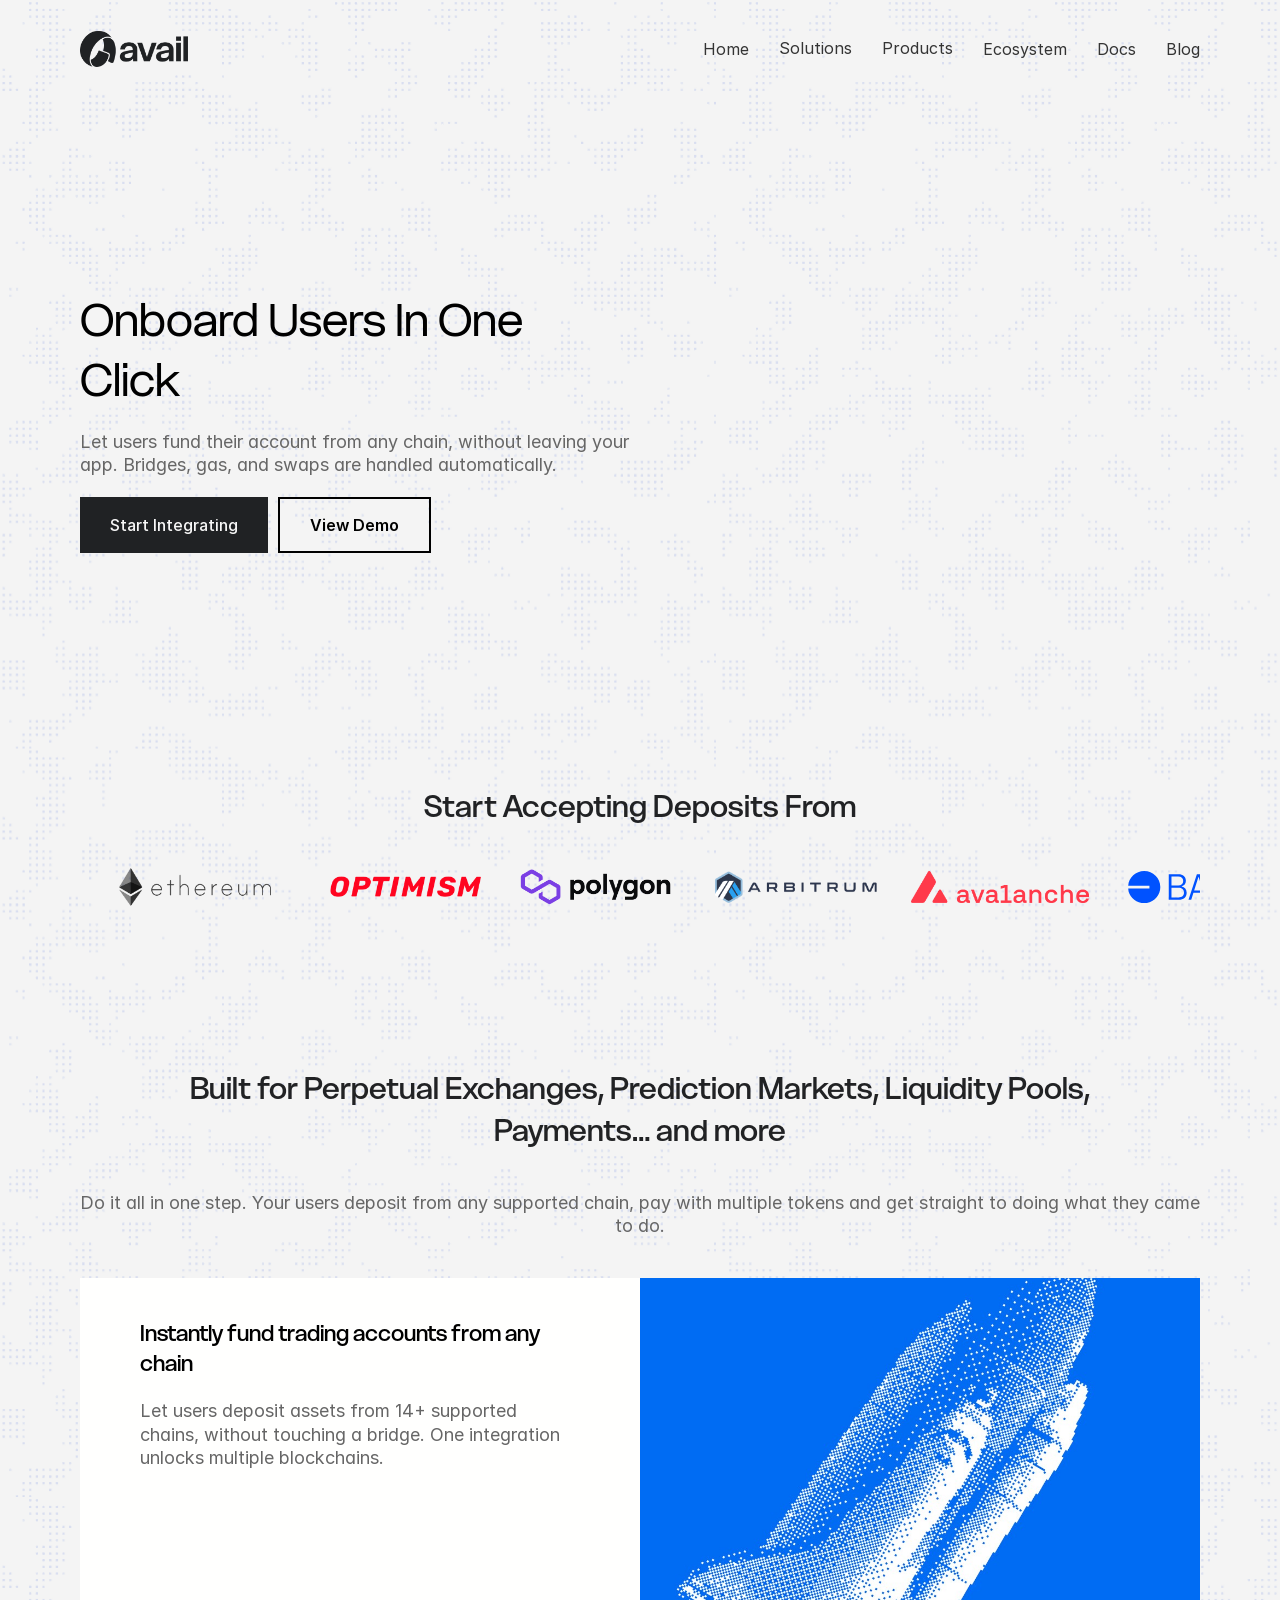
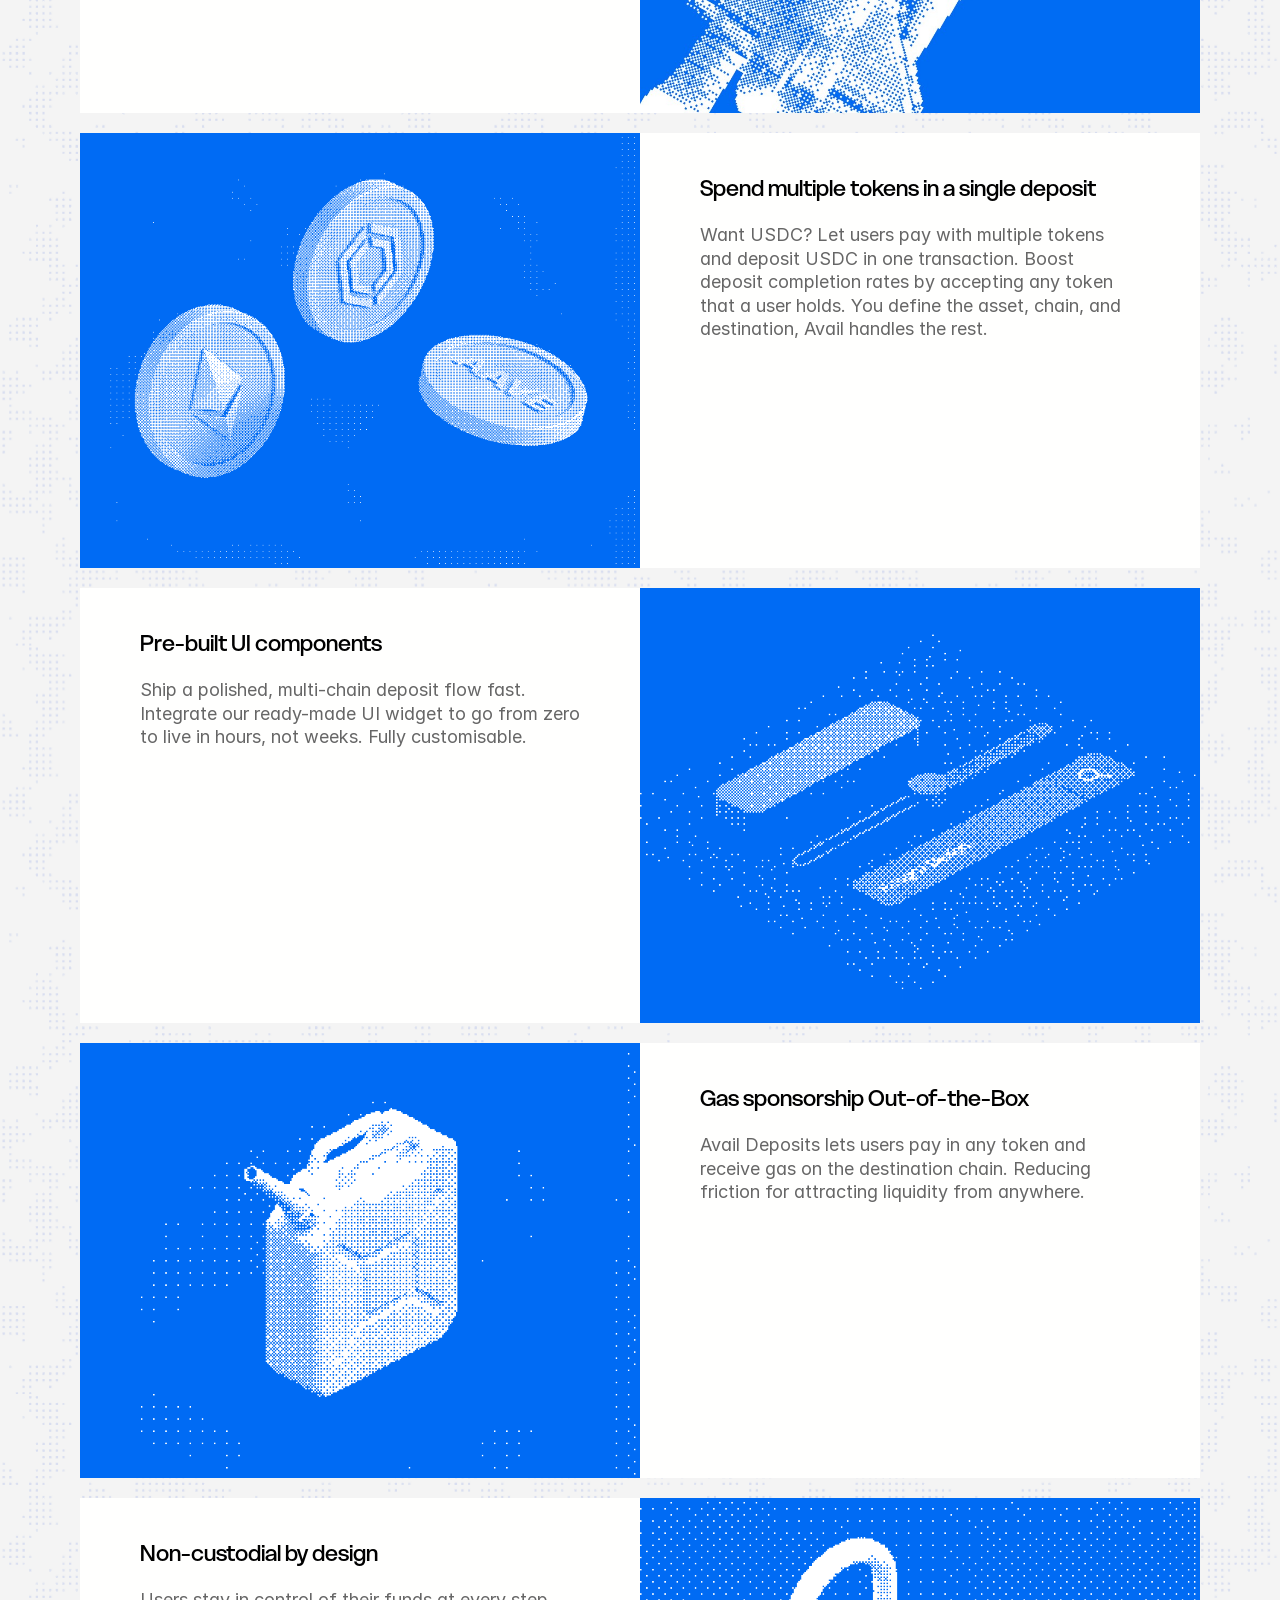
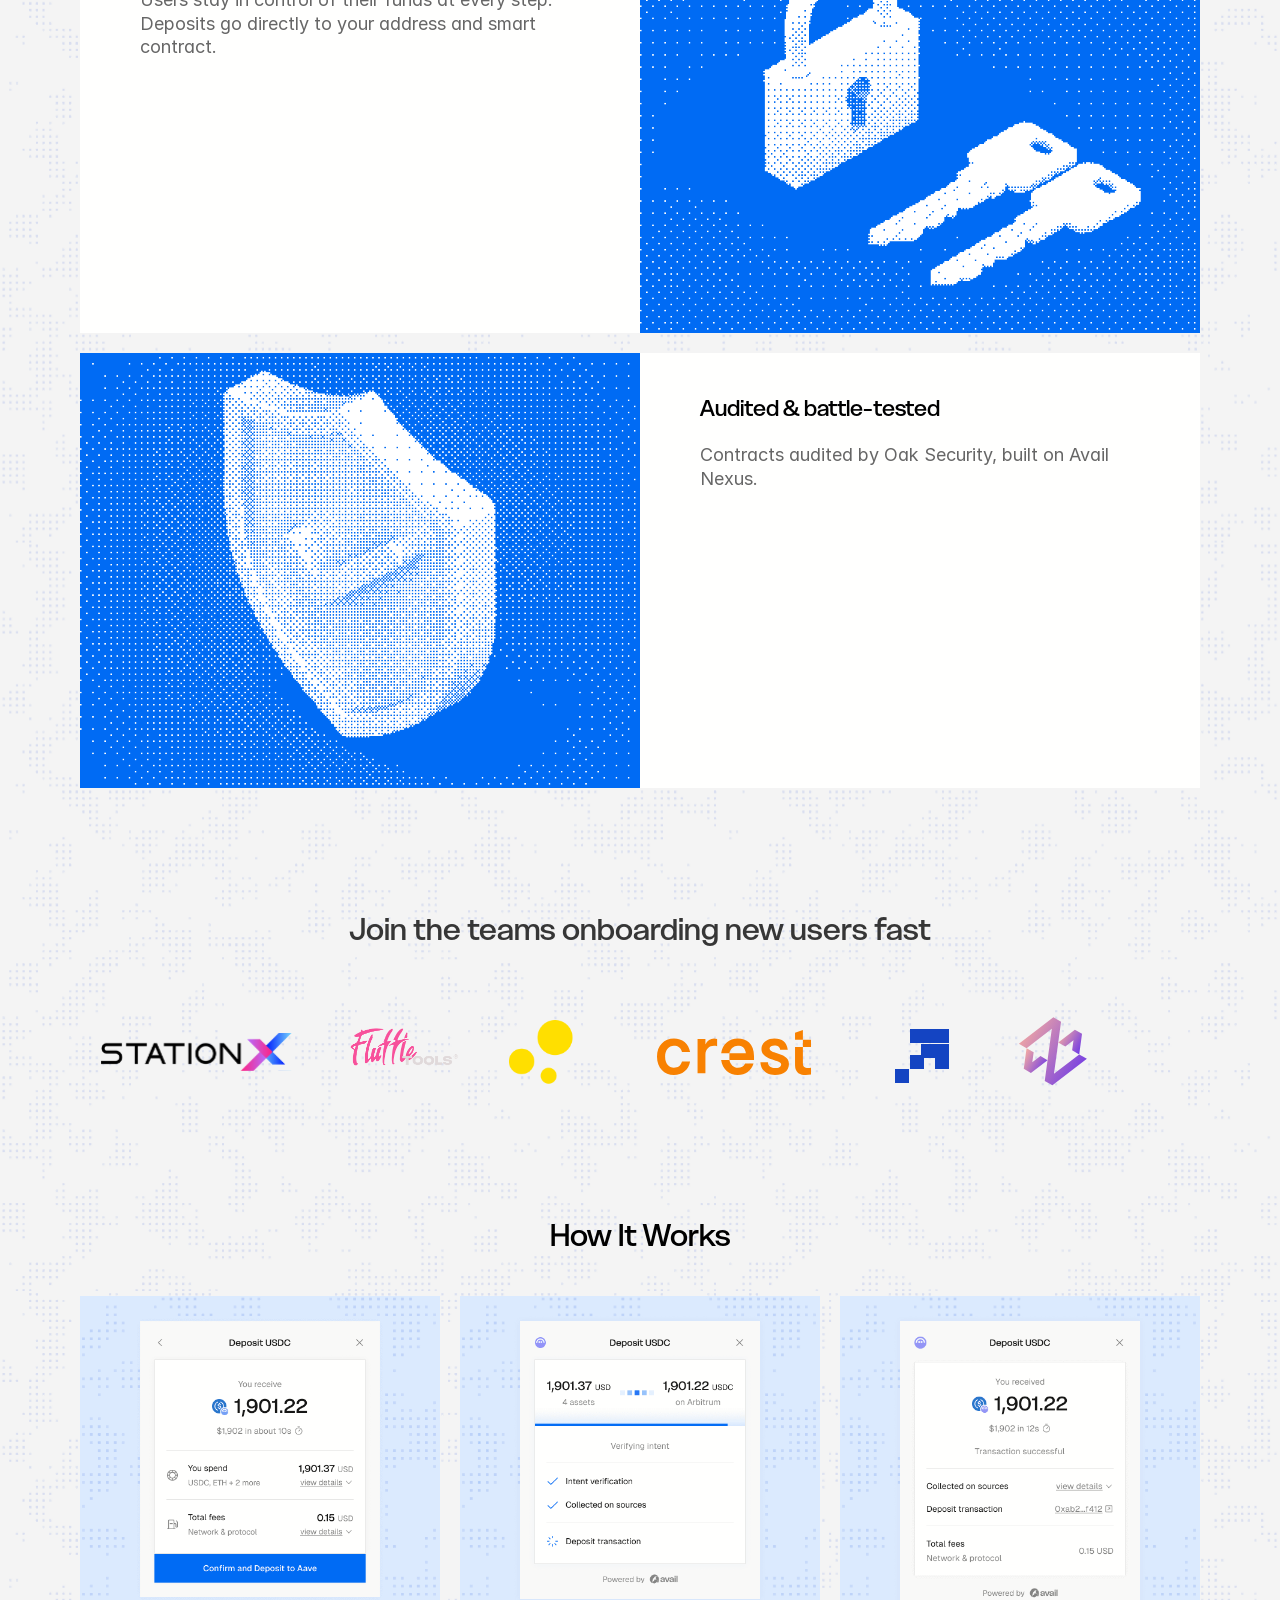
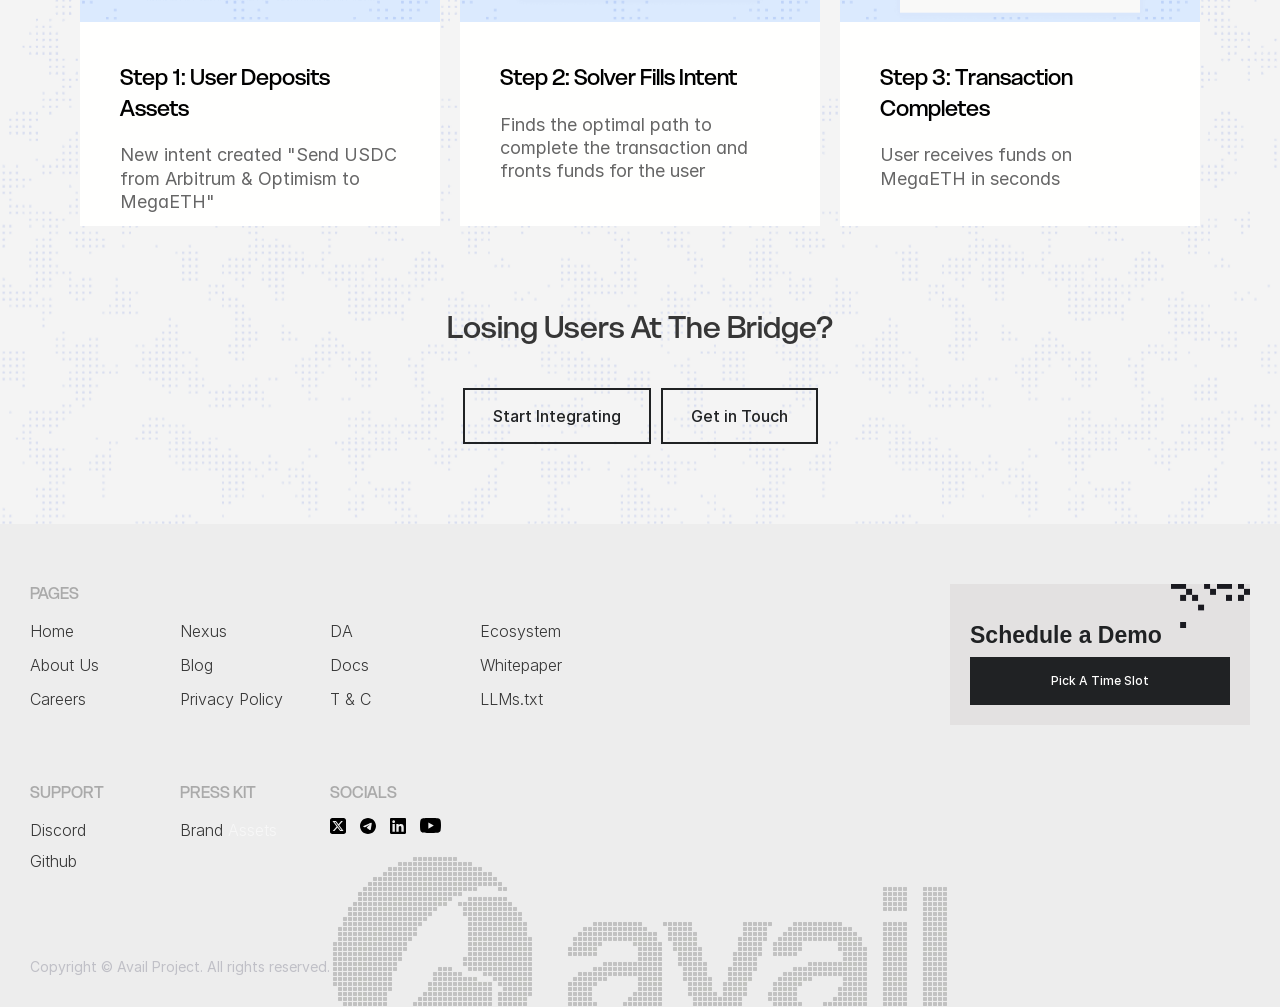
<file: nexus/deposit.html>
<!doctype html>
<!-- Made in Framer · framer.com ✨ -->
<!-- Published Feb 25, 2026, 3:04 PM UTC -->
<html lang="en" data-redirect-timezone="1">
<head>
	<meta charset="utf-8">
	
	
	<script>try{if(localStorage.get("__framer_force_showing_editorbar_since")){const n=document.createElement("link");n.rel = "modulepreload";n.href="https://framer.com/edit/init.mjs";document.head.appendChild(n)}}catch(e){}</script>
	<!-- Start of headStart -->
    
    <!-- End of headStart -->
	<meta name="viewport" content="width=device-width">
	<meta name="generator" content="Framer f353506">
	<title>Avail Deposits | Cross-Chain Deposit Infrastructure for dApps</title>
    <meta name="description" content="Accept user deposits from any chain in one click. Avail Deposits handles bridges, gas, and swaps automatically. Integrate with 1 line of code. Audited. 99.9% success rate.">
    <meta name="framer-search-index" content="https://framerusercontent.com/sites/2GI5djXLuWuOHgqK6WriEJ/searchIndex-hqYLyWiSPZcQ.json">
    <meta name="framer-search-index-fallback" content="https://framerusercontent.com/sites/2GI5djXLuWuOHgqK6WriEJ/searchIndex-4ZWW8hpKauaw.json">
    <link href="../images/aDyasFKXxTWodQLSeCL1o8MeIoo.png" rel="icon" media="(prefers-color-scheme: light)">
    <link href="../images/0PmKEkJJkAc71gRFamVu1YC7vY.png" rel="icon" media="(prefers-color-scheme: dark)">
    <link rel="apple-touch-icon" href="../images/K9eDPe2arMvl6IBCR4u9Qq6RiM.png">
    <link rel="stylesheet" href="../css/fonts.css">
    <!-- Open Graph / Facebook -->
    <meta property="og:type" content="website">
    <meta property="og:title" content="Avail Deposits | Cross-Chain Deposit Infrastructure for dApps">
    <meta property="og:description" content="Accept user deposits from any chain in one click. Avail Deposits handles bridges, gas, and swaps automatically. Integrate with 1 line of code. Audited. 99.9% success rate.">
    <meta property="og:image" content="../images/Fcf9YlD6gzrW8VXAi7tIURE7zww.png">
    <!-- Twitter -->
    <meta name="twitter:card" content="summary_large_image">
    <meta name="twitter:title" content="Avail Deposits | Cross-Chain Deposit Infrastructure for dApps">
    <meta name="twitter:description" content="Accept user deposits from any chain in one click. Avail Deposits handles bridges, gas, and swaps automatically. Integrate with 1 line of code. Audited. 99.9% success rate.">
    <meta name="twitter:image" content="../images/Fcf9YlD6gzrW8VXAi7tIURE7zww.png">
	
	
	<meta name="robots" content="max-image-preview:large"><link rel="canonical" href="https://availproject.org/nexus/deposit"><meta property="og:url" content="https://availproject.org/nexus/deposit"><style data-framer-breakpoint-css>@media(min-width: 1440px){.hidden-1rpesu5{display:none!important}}@media(min-width: 1200px) and (max-width: 1439.98px){.hidden-eo5hyy{display:none!important}}@media(min-width: 810px) and (max-width: 1199.98px){.hidden-ua3sye{display:none!important}}@media(max-width: 809.98px){.hidden-19fq8rg{display:none!important}}</style><style data-framer-css-ssr-minified data-framer-components="framer-lib-cursors-host framer-oijkt PropertyOverrides framer-fbhOj framer-DAsSz framer-lib-combinedCSSRules framer-yGjVs framer-cgGcb framer-i2Pgx framer-9M9Ho framer-I3rSe">html,body,#main{box-sizing:border-box;margin:0;padding:0}:root{-webkit-font-smoothing:antialiased;-moz-osx-font-smoothing:grayscale}*{box-sizing:border-box;-webkit-font-smoothing:inherit}h1,h2,h3,h4,h5,h6,p,figure{margin:0}body,input,textarea,select,button{font-family:sans-serif;font-size:12px}body{--token-ab3bf087-8957-4b6d-a2bd-cc37327a96d7:#363636;--token-8bc845a9-937a-4bbd-ad58-ebae6a54d231:#fffffe;--token-f48c369c-f011-48be-833e-42d19ef0d798:#efefef;--token-d4e429d7-d4fa-49af-a2aa-890749855c33:#aaa;--token-a0dbf3f7-346c-410e-8259-619229bdc2cb:#f2f5fd;--token-34d58044-5fb0-4480-9bc8-4e91d499d8e6:#fff;--token-fa4dcb27-7179-41c9-bbdc-0fe7fe502e97:#000;--token-6da9d50d-e927-4dcf-93ed-bf3b8039528b:#e8ff9c;--token-7507c765-26fd-430d-85eb-7f9d297aa023:#0473ff;--token-7a099e42-c556-4806-a838-c898c06a32b1:#f1f7ff;--token-1cde18ce-be6a-49b2-943b-08db3107a240:#0473fb;--token-fab8eab1-5380-4fe2-ba5e-942a94539068:#fafaf9;--token-a5c83f0d-25f3-48b6-af78-f79191590801:#ededed;--framer-will-change-override:none}@supports (background:-webkit-named-image(i)) and (not (grid-template-rows:subgrid)){body{--framer-will-change-override:transform}}@supports (background:-webkit-named-image(i)) and (not (position-area:top right)){body{--framer-will-change-filter-override:filter}}[data-framer-component-type=Text] div div span,[data-framer-component-type=Text] a div span,[data-framer-component-type=Text] span span span,[data-framer-component-type=Text] p span span,[data-framer-component-type=Text] h1 span span,[data-framer-component-type=Text] h2 span span,[data-framer-component-type=Text] h3 span span,[data-framer-component-type=Text] h4 span span,[data-framer-component-type=Text] h5 span span,[data-framer-component-type=Text] h6 span span,[data-framer-component-type=Text] a{font-family:var(--font-family);font-style:var(--font-style);font-weight:min(calc(var(--framer-font-weight-increase,0) + var(--font-weight,400)),900);color:var(--text-color);letter-spacing:var(--letter-spacing);font-size:var(--font-size);text-transform:var(--text-transform);--text-decoration:var(--framer-text-decoration-style,solid)var(--framer-text-decoration,none)var(--framer-text-decoration-color,currentcolor)var(--framer-text-decoration-thickness,auto);--text-decoration-skip-ink:var(--framer-text-decoration-skip-ink);--text-underline-offset:var(--framer-text-decoration-offset);line-height:var(--line-height);--font-family:var(--framer-font-family);--font-style:var(--framer-font-style);--font-weight:var(--framer-font-weight);--text-color:var(--framer-text-color);--letter-spacing:var(--framer-letter-spacing);--font-size:var(--framer-font-size);--text-transform:var(--framer-text-transform);--line-height:var(--framer-line-height)}@supports not (color:color(display-p3 1 1 1)){p.framer-text,div.framer-text,h1.framer-text,h2.framer-text,h3.framer-text,h4.framer-text,h5.framer-text,h6.framer-text,li.framer-text,ol.framer-text,ul.framer-text,span.framer-text:not([data-text-fill]){color:var(--framer-blockquote-text-color-rgb,var(--framer-blockquote-text-color,var(--framer-text-color-rgb,var(--framer-text-color,#000))));-webkit-text-stroke-color:var(--framer-text-stroke-color-rgb,var(--framer-text-stroke-color,initial))}mark.framer-text{background-color:var(--framer-blockquote-text-background-color-rgb,var(--framer-blockquote-text-background-color,var(--framer-text-background-color-rgb,var(--framer-text-background-color,initial))))}}@supports not (color:color(display-p3 1 1 1)){code.framer-text,code.framer-text span.framer-text:not([data-text-fill]){color:var(--framer-blockquote-text-color-rgb,var(--framer-blockquote-text-color,var(--framer-code-text-color-rgb,var(--framer-code-text-color,var(--framer-text-color-rgb,var(--framer-text-color,#000))))))}}@supports not (color:color(display-p3 1 1 1)){a.framer-text,span.framer-text[data-nested-link]{color:var(--framer-blockquote-text-color-rgb,var(--framer-blockquote-text-color,var(--framer-link-text-color-rgb,var(--framer-link-text-color,var(--framer-text-color-rgb,var(--framer-text-color,#000))))));background-color:var(--framer-link-text-background-color-rgb,var(--framer-link-text-background-color,initial));-webkit-text-decoration-color:var(--framer-link-text-decoration-color-rgb,var(--framer-link-text-decoration-color,var(--framer-text-decoration-color-rgb,var(--framer-text-decoration-color,currentcolor))));text-decoration-color:var(--framer-link-text-decoration-color-rgb,var(--framer-link-text-decoration-color,var(--framer-text-decoration-color-rgb,var(--framer-text-decoration-color,currentcolor))))}}@supports not (color:color(display-p3 1 1 1)){code.framer-text a.framer-text,code.framer-text a.framer-text span.framer-text:not([data-text-fill]),code.framer-text span.framer-text[data-nested-link],code.framer-text span.framer-text[data-nested-link] span.framer-text:not([data-text-fill]){color:var(--framer-blockquote-text-color-rgb,var(--framer-blockquote-text-color,var(--framer-link-text-color-rgb,var(--framer-link-text-color,var(--framer-code-text-color-rgb,var(--framer-code-text-color,var(--framer-text-color-rgb,var(--framer-text-color,#000))))))))}}@supports not (color:color(display-p3 1 1 1)){a.framer-text:hover,span.framer-text[data-nested-link]:hover{color:var(--framer-link-hover-text-color-rgb,var(--framer-link-hover-text-color,var(--framer-blockquote-text-color-rgb,var(--framer-blockquote-text-color,var(--framer-link-text-color-rgb,var(--framer-link-text-color,var(--framer-text-color-rgb,var(--framer-text-color,#000))))))));background-color:var(--framer-link-hover-text-background-color-rgb,var(--framer-link-hover-text-background-color,var(--framer-link-text-background-color-rgb,var(--framer-link-text-background-color,var(--framer-text-background-color-rgb,var(--framer-text-background-color,initial))))));-webkit-text-decoration-color:var(--framer-link-hover-text-decoration-color-rgb,var(--framer-link-hover-text-decoration-color,var(--framer-link-text-decoration-color-rgb,var(--framer-link-text-decoration-color,var(--framer-text-decoration-color-rgb,var(--framer-text-decoration-color,currentcolor))))));text-decoration-color:var(--framer-link-hover-text-decoration-color-rgb,var(--framer-link-hover-text-decoration-color,var(--framer-link-text-decoration-color-rgb,var(--framer-link-text-decoration-color,var(--framer-text-decoration-color-rgb,var(--framer-text-decoration-color,currentcolor))))))}}@supports not (color:color(display-p3 1 1 1)){code.framer-text a.framer-text:hover,code.framer-text span.framer-text[data-nested-link]:hover{color:var(--framer-link-hover-text-color-rgb,var(--framer-link-hover-text-color,var(--framer-blockquote-text-color-rgb,var(--framer-blockquote-text-color,var(--framer-link-text-color-rgb,var(--framer-link-text-color,var(--framer-code-text-color-rgb,var(--framer-code-text-color,var(--framer-text-color-rgb,var(--framer-text-color,#000))))))))))}}@supports not (color:color(display-p3 1 1 1)){a.framer-text[data-framer-page-link-current],span.framer-text[data-framer-page-link-current]{color:var(--framer-link-current-text-color-rgb,var(--framer-link-current-text-color,var(--framer-link-text-color-rgb,var(--framer-link-text-color,var(--framer-text-color-rgb,var(--framer-text-color,#000))))));background-color:var(--framer-link-current-text-background-color-rgb,var(--framer-link-current-text-background-color,var(--framer-link-text-background-color-rgb,var(--framer-link-text-background-color,var(--framer-text-background-color-rgb,var(--framer-text-background-color,initial))))));-webkit-text-decoration-color:var(--framer-link-current-text-decoration-color-rgb,var(--framer-link-current-text-decoration-color,var(--framer-link-text-decoration-color-rgb,var(--framer-link-text-decoration-color,var(--framer-text-decoration-color-rgb,var(--framer-text-decoration-color,currentcolor))))));text-decoration-color:var(--framer-link-current-text-decoration-color-rgb,var(--framer-link-current-text-decoration-color,var(--framer-link-text-decoration-color-rgb,var(--framer-link-text-decoration-color,var(--framer-text-decoration-color-rgb,var(--framer-text-decoration-color,currentcolor))))))}}@supports not (color:color(display-p3 1 1 1)){code.framer-text a.framer-text[data-framer-page-link-current],code.framer-text a.framer-text[data-framer-page-link-current] span.framer-text:not([data-text-fill]),code.framer-text span.framer-text[data-framer-page-link-current],code.framer-text span.framer-text[data-framer-page-link-current] span.framer-text:not([data-text-fill]){color:var(--framer-link-current-text-color-rgb,var(--framer-link-current-text-color,var(--framer-link-text-color-rgb,var(--framer-link-text-color,var(--framer-code-text-color-rgb,var(--framer-code-text-color,var(--framer-text-color-rgb,var(--framer-text-color,#000))))))));background-color:var(--framer-link-current-text-background-color-rgb,var(--framer-link-current-text-background-color,var(--framer-link-text-background-color-rgb,var(--framer-link-text-background-color,var(--framer-text-background-color-rgb,var(--framer-text-background-color,initial))))))}}@supports not (color:color(display-p3 1 1 1)){a.framer-text[data-framer-page-link-current]:hover,span.framer-text[data-framer-page-link-current]:hover{color:var(--framer-link-hover-text-color-rgb,var(--framer-link-hover-text-color,var(--framer-link-current-text-color-rgb,var(--framer-link-current-text-color,var(--framer-link-text-color-rgb,var(--framer-link-text-color,var(--framer-code-text-color-rgb,var(--framer-code-text-color,var(--framer-text-color-rgb,var(--framer-text-color,#000))))))))));background-color:var(--framer-link-hover-text-background-color-rgb,var(--framer-link-hover-text-background-color,var(--framer-link-current-text-background-color-rgb,var(--framer-link-current-text-background-color,var(--framer-link-text-background-color-rgb,var(--framer-link-text-background-color,initial))))));-webkit-text-decoration-color:var(--framer-link-hover-text-decoration-color-rgb,var(--framer-link-hover-text-decoration-color,var(--framer-link-current-text-decoration-color-rgb,var(--framer-link-current-text-decoration-color,var(--framer-link-text-decoration-color-rgb,var(--framer-link-text-decoration-color,var(--framer-text-decoration-color-rgb,var(--framer-text-decoration-color,currentcolor))))))));text-decoration-color:var(--framer-link-hover-text-decoration-color-rgb,var(--framer-link-hover-text-decoration-color,var(--framer-link-current-text-decoration-color-rgb,var(--framer-link-current-text-decoration-color,var(--framer-link-text-decoration-color-rgb,var(--framer-link-text-decoration-color,var(--framer-text-decoration-color-rgb,var(--framer-text-decoration-color,currentcolor))))))))}}@supports not (color:color(display-p3 1 1 1)){code.framer-text a.framer-text[data-framer-page-link-current]:hover,code.framer-text a.framer-text[data-framer-page-link-current]:hover span.framer-text:not([data-text-fill]),code.framer-text span.framer-text[data-framer-page-link-current]:hover,code.framer-text span.framer-text[data-framer-page-link-current]:hover span.framer-text:not([data-text-fill]){color:var(--framer-link-hover-text-color-rgb,var(--framer-link-hover-text-color,var(--framer-link-current-text-color-rgb,var(--framer-link-current-text-color,var(--framer-link-text-color-rgb,var(--framer-link-text-color,var(--framer-code-text-color-rgb,var(--framer-code-text-color,var(--framer-text-color-rgb,var(--framer-text-color,#000))))))))));background-color:var(--framer-link-hover-text-background-color-rgb,var(--framer-link-hover-text-background-color,var(--framer-link-current-text-background-color-rgb,var(--framer-link-current-text-background-color,var(--framer-link-text-background-color-rgb,var(--framer-link-text-background-color,initial))))))}}@supports not (aspect-ratio:1){.framer-text-module:not([data-width=fit])[style*=aspect-ratio]{position:relative!important}.framer-text-module:not([data-width=fit])[style*=aspect-ratio]:before{content:"";padding-bottom:calc(100%/calc(var(--aspect-ratio)));display:block}.framer-text-module[data-width=fill]>:first-child,.framer-text-module[data-width=fill]>.ssr-variant>:first-child,.framer-text-module:not([data-width=fit])[style*=aspect-ratio]>:first-child,.framer-text-module:not([data-width=fit])[style*=aspect-ratio]>.ssr-variant>:first-child{position:absolute;top:0;left:0;height:100%!important}}@supports not (overflow:clip){:root{--overflow-clip-fallback:hidden}}@supports (background:-webkit-named-image(i)) and (not (contain-intrinsic-size:inherit)){div.framer-text,p.framer-text,h1.framer-text,h2.framer-text,h3.framer-text,h4.framer-text,h5.framer-text,h6.framer-text,ol.framer-text,ul.framer-text,li.framer-text,blockquote.framer-text,.framer-text.framer-image{display:var(--text-truncation-display-inline-for-safari-16,revert)}div.framer-text:after,p.framer-text:after,h1.framer-text:after,h2.framer-text:after,h3.framer-text:after,h4.framer-text:after,h5.framer-text:after,h6.framer-text:after,ol.framer-text:after,ul.framer-text:after,li.framer-text:after,blockquote.framer-text:after,.framer-text.framer-image:after{content:var(--text-truncation-line-break-for-safari-16);white-space:pre}.framer-text.framer-text-module,.framer-text.framer-table-wrapper{display:var(--text-truncation-display-none-for-safari-16,revert)}p.framer-text[data-text-fill]{display:var(--text-truncation-display-inline-for-safari-16,inline-block)}}@supports (corner-shape:superellipse(2)){:root{--one-if-corner-shape-supported:1}}.framer-cursor-none,.framer-cursor-none *{cursor:none!important}.framer-pointer-events-none,.framer-pointer-events-none *{pointer-events:none!important}@supports (aspect-ratio:1){body{--framer-aspect-ratio-supported:auto}}.framer-oijkt.framer-m1k8l4,.framer-oijkt .framer-m1k8l4{display:block}.framer-oijkt.framer-eo5hyy{height:min-content;overflow:var(--overflow-clip-fallback,clip);background-color:#ededed;flex-flow:column;place-content:center flex-start;align-items:center;gap:0;width:1200px;padding:0;display:flex;position:relative}.framer-oijkt .framer-mxhm{max-width:1440px;height:min-content;overflow:var(--overflow-clip-fallback,clip);will-change:var(--framer-will-change-filter-override,filter);flex-flow:column;flex:none;place-content:center;align-items:center;gap:0;width:100%;padding:0;display:flex;position:relative}.framer-oijkt .framer-uzxlxv{max-width:1920px;height:min-content;overflow:var(--overflow-clip-fallback,clip);flex-flow:row;flex:none;place-content:center;align-items:center;gap:10px;width:100%;padding:0;display:flex;position:relative}.framer-oijkt .framer-1vfwcsn-container{z-index:3;flex:none;width:100%;max-width:1920px;height:auto;position:relative}.framer-oijkt .framer-14140d9{flex-flow:row;flex:none;place-content:center flex-start;align-items:center;gap:20px;width:100%;height:min-content;padding:40px 80px;display:flex;position:relative;overflow:hidden}.framer-oijkt .framer-hk7hng{height:min-content;overflow:var(--overflow-clip-fallback,clip);flex-flow:column;flex:1 0 0;place-content:flex-start center;align-items:flex-start;gap:20px;width:1px;padding:0;display:flex;position:relative}.framer-oijkt .framer-l4esyj{height:min-content;overflow:var(--overflow-clip-fallback,clip);flex-flow:column;flex:none;place-content:flex-start center;align-items:flex-start;gap:20px;width:100%;padding:0;display:flex;position:relative}.framer-oijkt .framer-1dkmvgl,.framer-oijkt .framer-hjy28q,.framer-oijkt .framer-19b289f,.framer-oijkt .framer-svde3k,.framer-oijkt .framer-17l5qe,.framer-oijkt .framer-k5hc9,.framer-oijkt .framer-1najq6n,.framer-oijkt .framer-1k9csu4{--framer-link-text-color:#09f;--framer-link-text-decoration:underline;white-space:pre-wrap;word-break:break-word;word-wrap:break-word;flex:none;width:100%;height:auto;position:relative}.framer-oijkt .framer-1mixb4q{--framer-link-text-color:#09f;--framer-link-text-decoration:underline;--framer-text-wrap-override:none;flex:none;width:auto;height:auto;position:relative}.framer-oijkt .framer-vdehi{height:56px;overflow:var(--overflow-clip-fallback,clip);flex-flow:row;flex:none;place-content:center flex-start;align-items:center;gap:10px;width:100%;padding:0;display:flex;position:relative}.framer-oijkt .framer-1b2u3pm-container,.framer-oijkt .framer-199ozdr-container,.framer-oijkt .framer-1qajc-container,.framer-oijkt .framer-1k267y2-container{flex:none;width:auto;height:100%;position:relative}.framer-oijkt .framer-52dbt6-container{aspect-ratio:.97037;height:var(--framer-aspect-ratio-supported,526px);flex:1 0 0;width:1px;position:relative}.framer-oijkt .framer-1myjcmp{flex-flow:column;flex:none;place-content:center;align-items:center;gap:20px;width:100%;height:min-content;padding:40px 80px 60px;display:flex;position:relative;overflow:hidden}.framer-oijkt .framer-1qbk013{--framer-link-text-color:#09f;--framer-link-text-decoration:underline;white-space:pre;flex:none;width:auto;height:auto;position:relative}.framer-oijkt .framer-4xyj97-container{flex:none;width:100%;height:80px;position:relative}.framer-oijkt .framer-bgr5qx,.framer-oijkt .framer-1ny248w,.framer-oijkt .framer-yxdp1e,.framer-oijkt .framer-1j2u1ez,.framer-oijkt .framer-dpdifr{flex-flow:column;place-content:center;align-items:center;gap:10px;width:min-content;height:83px;padding:0 10px;display:flex;position:relative;overflow:visible}.framer-oijkt .framer-o0okg8{flex:none;width:210px;height:38px;position:relative;overflow:visible}.framer-oijkt .framer-fprh6a{aspect-ratio:4.30769;height:var(--framer-aspect-ratio-supported,35px);flex:none;width:151px;position:relative;overflow:visible}.framer-oijkt .framer-gceinr{aspect-ratio:4.30769;height:var(--framer-aspect-ratio-supported,41px);flex:none;width:170px;position:relative;overflow:visible}.framer-oijkt .framer-16e8890{aspect-ratio:4.30769;height:var(--framer-aspect-ratio-supported,35px);flex:none;width:170px;position:relative;overflow:visible}.framer-oijkt .framer-1t1iuw1,.framer-oijkt .framer-i5wogs,.framer-oijkt .framer-1au2rkj,.framer-oijkt .framer-1t01n2l,.framer-oijkt .framer-188szof,.framer-oijkt .framer-w1ynsi{flex-flow:column;place-content:center;align-items:center;gap:10px;width:min-content;height:83px;padding:0 10px;display:flex;position:relative}.framer-oijkt .framer-1m66qri{aspect-ratio:5.38462;height:var(--framer-aspect-ratio-supported,33px);flex:none;width:178px;position:relative;overflow:visible}.framer-oijkt .framer-ggpxg2{aspect-ratio:4.30769;height:var(--framer-aspect-ratio-supported,35px);flex:none;width:140px;position:relative}.framer-oijkt .framer-1u9dev9{flex:none;width:188px;height:35px;position:relative;overflow:visible}.framer-oijkt .framer-burepm{flex-flow:row;place-content:center;align-items:center;gap:10px;width:min-content;height:83px;padding:0 10px;display:flex;position:relative}.framer-oijkt .framer-1fuxibi{flex:none;width:auto;height:75px;position:relative;overflow:visible}.framer-oijkt .framer-82eljs{aspect-ratio:3.2;height:var(--framer-aspect-ratio-supported,35px);flex:none;width:112px;position:relative;overflow:visible}.framer-oijkt .framer-14ai6i8{aspect-ratio:3.53061;height:var(--framer-aspect-ratio-supported,40px);flex:none;width:141px;position:relative;overflow:visible}.framer-oijkt .framer-1n3wpik{width:192px;height:29px;position:relative}.framer-oijkt .framer-1l0esjw{width:33px;height:25px;position:absolute;top:0;left:0}.framer-oijkt .framer-yno23w{width:16px;height:21px;position:absolute;top:2px;left:48px}.framer-oijkt .framer-1yg14b4{width:13px;height:21px;position:absolute;top:9px;left:66px}.framer-oijkt .framer-x6p8kg{width:14px;height:21px;position:absolute;top:8px;left:82px}.framer-oijkt .framer-1wfa1pe{width:10px;height:13px;position:absolute;top:10px;left:83px}.framer-oijkt .framer-17e0rnt{width:13px;height:16px;position:absolute;top:8px;left:97px}.framer-oijkt .framer-1u63d8q{width:9px;height:5px;position:absolute;top:10px;left:99px}.framer-oijkt .framer-wh1a4x{width:8px;height:15px;position:absolute;top:8px;left:113px}.framer-oijkt .framer-14ruuft{width:21px;height:22px;position:absolute;top:1px;left:120px}.framer-oijkt .framer-1kpykqp{width:23px;height:22px;position:absolute;top:1px;left:143px}.framer-oijkt .framer-12bh4y9{width:31px;height:22px;position:absolute;top:1px;left:161px}.framer-oijkt .framer-1pp8t7g{aspect-ratio:3.12963;height:var(--framer-aspect-ratio-supported,40px);flex:none;width:125px;position:relative;overflow:visible}.framer-oijkt .framer-1gts3e6{height:min-content;overflow:var(--overflow-clip-fallback,clip);flex-flow:column;flex:none;place-content:center;align-items:center;gap:40px;width:100%;padding:80px;display:flex;position:relative}.framer-oijkt .framer-gp0w49{--framer-link-text-color:#09f;--framer-link-text-decoration:underline;white-space:pre-wrap;word-break:break-word;word-wrap:break-word;flex:none;width:87%;height:auto;position:relative}.framer-oijkt .framer-rbsvkw{height:min-content;overflow:var(--overflow-clip-fallback,clip);flex:none;grid-template-rows:repeat(2,min-content);grid-template-columns:repeat(1,minmax(50px,1fr));grid-auto-rows:min-content;justify-content:center;gap:20px;width:100%;padding:0;display:grid;position:relative}.framer-oijkt .framer-1kyn5iq-container,.framer-oijkt .framer-1g1a7nu-container,.framer-oijkt .framer-1bos11c-container,.framer-oijkt .framer-1wbilpg-container,.framer-oijkt .framer-1l15chc-container,.framer-oijkt .framer-1wjwtui-container{z-index:1;flex:none;place-self:start;width:100%;height:auto;position:relative}.framer-oijkt .framer-17qczr3{height:min-content;overflow:var(--overflow-clip-fallback,clip);flex-flow:column;flex:none;place-content:center;align-items:center;gap:20px;width:100%;padding:0 80px 40px;display:flex;position:relative}.framer-oijkt .framer-1dj2tn4{height:min-content;overflow:var(--overflow-clip-fallback,clip);flex-flow:row;flex:none;place-content:center;align-items:center;gap:40px;width:100%;padding:40px 0;display:flex;position:relative}.framer-oijkt .framer-11yrp17{--framer-paragraph-spacing:0px;white-space:pre-wrap;word-break:break-word;word-wrap:break-word;flex:1 0 0;width:1px;height:auto;position:relative}.framer-oijkt .framer-1n93lz1-container{flex:none;width:100%;height:84px;position:relative}.framer-oijkt .framer-1e3zd3n,.framer-oijkt .framer-1m0ubya{width:211px;height:83px;position:relative;overflow:visible}.framer-oijkt .framer-1hzdg83,.framer-oijkt .framer-1krbdqr,.framer-oijkt .framer-u9ikcz{flex:none;height:82px;position:absolute;bottom:0;left:0;right:0}.framer-oijkt .framer-1v49ijy{aspect-ratio:5.02083;height:var(--framer-aspect-ratio-supported,23px);flex:none;width:192px;position:absolute;top:50%;left:50%;overflow:visible;transform:translate(-50%,-50%)}.framer-oijkt .framer-z7mph8{width:121px;height:83px;position:relative;overflow:visible}.framer-oijkt .framer-36egfu{flex:none;width:118px;height:82px;position:absolute;bottom:0;left:0}.framer-oijkt .framer-1h3vjmb{aspect-ratio:1.50009;width:var(--framer-aspect-ratio-supported,126px);flex:none;position:absolute;top:-2px;bottom:0;left:50%;overflow:visible;transform:translate(-50%)}.framer-oijkt .framer-1e3gkog{width:86px;height:83px;position:relative;overflow:visible}.framer-oijkt .framer-94t38g{aspect-ratio:1;height:var(--framer-aspect-ratio-supported,67px);flex:none;width:67px;position:absolute;top:7px;left:45%;overflow:visible;transform:translate(-50%)}.framer-oijkt .framer-1wkupgx{width:154px;height:45px;position:absolute;top:20px;left:29px}.framer-oijkt .framer-14lrr4l{width:33px;height:37px;position:absolute;top:9px;left:0}.framer-oijkt .framer-iuz1eu{width:20px;height:35px;position:absolute;top:9px;left:41px}.framer-oijkt .framer-17kh2wf{width:33px;height:37px;position:absolute;top:9px;left:64px}.framer-oijkt .framer-9oyh0h{width:33px;height:15px;position:absolute;top:22px;left:0}.framer-oijkt .framer-4t95vj{width:33px;height:22px;position:absolute;top:0;left:0}.framer-oijkt .framer-hv7g44{width:29px;height:37px;position:absolute;top:9px;left:104px}.framer-oijkt .framer-1oi35fa{width:16px;height:45px;position:absolute;top:0;left:138px}.framer-oijkt .framer-1r0upz2{width:8px;height:10px;position:absolute;top:0;left:0}.framer-oijkt .framer-aqj80m{width:16px;height:28px;position:absolute;top:17px;left:0}.framer-oijkt .framer-1xqfh1e{width:8px;height:7px;position:absolute;top:10px;left:8px}.framer-oijkt .framer-1gr3j0i{width:92px;height:83px;position:relative;overflow:visible}.framer-oijkt .framer-1afzotj{width:14px;height:14px;position:absolute;top:18px;left:42px}.framer-oijkt .framer-an0yqe{width:14px;height:14px;position:absolute;top:33px;left:42px}.framer-oijkt .framer-1ed706{width:14px;height:14px;position:absolute;top:58px;left:16px}.framer-oijkt .framer-2tk71y{width:14px;height:14px;position:absolute;top:44px;left:56px}.framer-oijkt .framer-47hrr0{width:14px;height:14px;position:absolute;top:18px;left:56px}.framer-oijkt .framer-hc5k5v{width:14px;height:14px;position:absolute;top:18px;left:31px}.framer-oijkt .framer-5l21p{width:14px;height:14px;position:absolute;top:33px;left:56px}.framer-oijkt .framer-v7dpx0{width:14px;height:14px;position:absolute;top:44px;left:31px}.framer-oijkt .framer-1g9urzd{width:89px;height:83px;position:relative}.framer-oijkt .framer-1u7d91h{height:min-content;overflow:var(--overflow-clip-fallback,clip);flex-flow:column;flex:none;place-content:center;align-items:center;gap:0;width:100%;padding:40px 80px;display:flex;position:relative}.framer-oijkt .framer-alxrzq{flex-flow:column;flex:none;place-content:center;align-items:center;gap:40px;width:100%;height:min-content;padding:40px 0;display:flex;position:relative}.framer-oijkt .framer-j725sa{white-space:pre-wrap;word-break:break-word;word-wrap:break-word;flex:none;width:100%;height:auto;position:relative}.framer-oijkt .framer-1e2ppue{height:530px;overflow:var(--overflow-clip-fallback,clip);flex-flow:row;flex:none;place-content:center;align-items:center;gap:20px;width:100%;padding:0;display:flex;position:relative}.framer-oijkt .framer-1c62lkd,.framer-oijkt .framer-xn4j6f,.framer-oijkt .framer-xa1aj6{background-color:var(--token-8bc845a9-937a-4bbd-ad58-ebae6a54d231,#fff);z-index:1;flex-flow:column;flex:1 0 0;place-content:flex-start;align-items:flex-start;gap:0;width:1px;height:100%;padding:0;display:flex;position:relative;overflow:hidden}.framer-oijkt .framer-24yij3,.framer-oijkt .framer-te147i,.framer-oijkt .framer-p8xp96{aspect-ratio:1.10345;height:var(--framer-aspect-ratio-supported,302px);will-change:var(--framer-will-change-filter-override,filter);flex-flow:column;flex:none;place-content:flex-start center;align-items:flex-start;gap:0;width:100%;padding:0;display:flex;position:relative;overflow:hidden}.framer-oijkt .framer-1nad9e6,.framer-oijkt .framer-17kvc4,.framer-oijkt .framer-ijpp6{flex-flow:column;flex:none;place-content:flex-start;align-items:flex-start;gap:20px;width:100%;height:min-content;padding:40px;display:flex;position:relative;overflow:hidden}.framer-oijkt .framer-1c0wzy{flex:none;width:auto;height:50px;position:relative}.framer-oijkt .framer-1raj8ut{height:min-content;overflow:var(--overflow-clip-fallback,clip);flex-flow:column;flex:none;place-content:center;align-items:center;gap:20px;width:100%;padding:40px 80px;display:flex;position:relative}.framer-oijkt .framer-15eacnp{height:min-content;overflow:var(--overflow-clip-fallback,clip);flex-flow:column;flex:none;place-content:center;align-items:center;gap:40px;width:100%;padding:0 0 40px;display:flex;position:relative}.framer-oijkt .framer-pqfj2d{--framer-paragraph-spacing:0px;white-space:pre-wrap;word-break:break-word;word-wrap:break-word;flex:none;width:100%;height:auto;position:relative}.framer-oijkt .framer-1ywd9q1{height:56px;overflow:var(--overflow-clip-fallback,clip);flex-flow:row;flex:none;place-content:center;align-items:center;gap:10px;width:100%;padding:0;display:flex;position:relative}.framer-oijkt .framer-zcitc2-container{flex:none;width:100%;height:auto;position:relative}.framer-oijkt .framer-1s6ido0-container{pointer-events:none;z-index:10;flex:none;width:100%;height:100vh;position:fixed;top:0;left:0}.framer-oFdEu .framer-styles-preset-1a2ian9:not(.rich-text-wrapper),.framer-oFdEu .framer-styles-preset-1a2ian9.rich-text-wrapper h1{--framer-font-family:"Delight Regular","Delight Regular Placeholder",sans-serif;--framer-font-family-bold:"Inter",sans-serif;--framer-font-family-bold-italic:"Inter",sans-serif;--framer-font-family-italic:"Inter","Inter Placeholder",sans-serif;--framer-font-open-type-features:"blwf" on,"cv09" on,"cv03" on,"cv04" on,"cv11" on;--framer-font-size:56px;--framer-font-style:normal;--framer-font-style-bold:normal;--framer-font-style-bold-italic:italic;--framer-font-style-italic:italic;--framer-font-variation-axes:normal;--framer-font-weight:400;--framer-font-weight-bold:900;--framer-font-weight-bold-italic:900;--framer-font-weight-italic:700;--framer-letter-spacing:0em;--framer-line-height:130%;--framer-paragraph-spacing:0px;--framer-text-alignment:center;--framer-text-color:#000;--framer-text-decoration:none;--framer-text-stroke-color:initial;--framer-text-stroke-width:initial;--framer-text-transform:none}@media (max-width:1439px) and (min-width:1200px){.framer-oFdEu .framer-styles-preset-1a2ian9:not(.rich-text-wrapper),.framer-oFdEu .framer-styles-preset-1a2ian9.rich-text-wrapper h1{--framer-font-family:"Delight Regular","Delight Regular Placeholder",sans-serif;--framer-font-family-bold:"Inter",sans-serif;--framer-font-family-bold-italic:"Inter",sans-serif;--framer-font-family-italic:"Inter","Inter Placeholder",sans-serif;--framer-font-open-type-features:"blwf" on,"cv09" on,"cv03" on,"cv04" on,"cv11" on;--framer-font-size:46px;--framer-font-style:normal;--framer-font-style-bold:normal;--framer-font-style-bold-italic:italic;--framer-font-style-italic:italic;--framer-font-variation-axes:normal;--framer-font-weight:400;--framer-font-weight-bold:900;--framer-font-weight-bold-italic:900;--framer-font-weight-italic:700;--framer-letter-spacing:0em;--framer-line-height:130%;--framer-paragraph-spacing:0px;--framer-text-alignment:center;--framer-text-color:#000;--framer-text-decoration:none;--framer-text-stroke-color:initial;--framer-text-stroke-width:initial;--framer-text-transform:none}}@media (max-width:1199px) and (min-width:810px){.framer-oFdEu .framer-styles-preset-1a2ian9:not(.rich-text-wrapper),.framer-oFdEu .framer-styles-preset-1a2ian9.rich-text-wrapper h1{--framer-font-family:"Delight Regular","Delight Regular Placeholder",sans-serif;--framer-font-family-bold:"Inter",sans-serif;--framer-font-family-bold-italic:"Inter",sans-serif;--framer-font-family-italic:"Inter","Inter Placeholder",sans-serif;--framer-font-open-type-features:"blwf" on,"cv09" on,"cv03" on,"cv04" on,"cv11" on;--framer-font-size:40px;--framer-font-style:normal;--framer-font-style-bold:normal;--framer-font-style-bold-italic:italic;--framer-font-style-italic:italic;--framer-font-variation-axes:normal;--framer-font-weight:400;--framer-font-weight-bold:900;--framer-font-weight-bold-italic:900;--framer-font-weight-italic:700;--framer-letter-spacing:0em;--framer-line-height:130%;--framer-paragraph-spacing:0px;--framer-text-alignment:center;--framer-text-color:#000;--framer-text-decoration:none;--framer-text-stroke-color:initial;--framer-text-stroke-width:initial;--framer-text-transform:none}}@media (max-width:809px) and (min-width:0){.framer-oFdEu .framer-styles-preset-1a2ian9:not(.rich-text-wrapper),.framer-oFdEu .framer-styles-preset-1a2ian9.rich-text-wrapper h1{--framer-font-family:"Delight Regular","Delight Regular Placeholder",sans-serif;--framer-font-family-bold:"Inter",sans-serif;--framer-font-family-bold-italic:"Inter",sans-serif;--framer-font-family-italic:"Inter","Inter Placeholder",sans-serif;--framer-font-open-type-features:"blwf" on,"cv09" on,"cv03" on,"cv04" on,"cv11" on;--framer-font-size:28px;--framer-font-style:normal;--framer-font-style-bold:normal;--framer-font-style-bold-italic:italic;--framer-font-style-italic:italic;--framer-font-variation-axes:normal;--framer-font-weight:400;--framer-font-weight-bold:900;--framer-font-weight-bold-italic:900;--framer-font-weight-italic:700;--framer-letter-spacing:0em;--framer-line-height:130%;--framer-paragraph-spacing:0px;--framer-text-alignment:center;--framer-text-color:#000;--framer-text-decoration:none;--framer-text-stroke-color:initial;--framer-text-stroke-width:initial;--framer-text-transform:none}}@media (max-width:1439px) and (min-width:1200px){.framer-kIFs3 .framer-styles-preset-px6r5c:not(.rich-text-wrapper),.framer-kIFs3 .framer-styles-preset-px6r5c.rich-text-wrapper p{--framer-font-family:"Inter","Inter Placeholder",sans-serif;--framer-font-family-bold:"Inter","Inter Placeholder",sans-serif;--framer-font-family-bold-italic:"Inter","Inter Placeholder",sans-serif;--framer-font-family-italic:"Inter","Inter Placeholder",sans-serif;--framer-font-open-type-features:"blwf" on,"cv09" on,"cv03" on,"cv04" on,"cv11" on;--framer-font-size:18px;--framer-font-style:normal;--framer-font-style-bold:normal;--framer-font-style-bold-italic:italic;--framer-font-style-italic:italic;--framer-font-variation-axes:normal;--framer-font-weight:400;--framer-font-weight-bold:700;--framer-font-weight-bold-italic:700;--framer-font-weight-italic:400;--framer-letter-spacing:0em;--framer-line-height:130%;--framer-paragraph-spacing:20px;--framer-text-alignment:start;--framer-text-color:#666;--framer-text-decoration:none;--framer-text-stroke-color:initial;--framer-text-stroke-width:initial;--framer-text-transform:none}}@media (max-width:1199px) and (min-width:810px){.framer-kIFs3 .framer-styles-preset-px6r5c:not(.rich-text-wrapper),.framer-kIFs3 .framer-styles-preset-px6r5c.rich-text-wrapper p{--framer-font-family:"Inter","Inter Placeholder",sans-serif;--framer-font-family-bold:"Inter","Inter Placeholder",sans-serif;--framer-font-family-bold-italic:"Inter","Inter Placeholder",sans-serif;--framer-font-family-italic:"Inter","Inter Placeholder",sans-serif;--framer-font-open-type-features:"blwf" on,"cv09" on,"cv03" on,"cv04" on,"cv11" on;--framer-font-size:16px;--framer-font-style:normal;--framer-font-style-bold:normal;--framer-font-style-bold-italic:italic;--framer-font-style-italic:italic;--framer-font-variation-axes:normal;--framer-font-weight:400;--framer-font-weight-bold:700;--framer-font-weight-bold-italic:700;--framer-font-weight-italic:400;--framer-letter-spacing:0em;--framer-line-height:130%;--framer-paragraph-spacing:20px;--framer-text-alignment:start;--framer-text-color:#666;--framer-text-decoration:none;--framer-text-stroke-color:initial;--framer-text-stroke-width:initial;--framer-text-transform:none}}@media (max-width:809px) and (min-width:0){.framer-kIFs3 .framer-styles-preset-px6r5c:not(.rich-text-wrapper),.framer-kIFs3 .framer-styles-preset-px6r5c.rich-text-wrapper p{--framer-font-family:"Inter","Inter Placeholder",sans-serif;--framer-font-family-bold:"Inter","Inter Placeholder",sans-serif;--framer-font-family-bold-italic:"Inter","Inter Placeholder",sans-serif;--framer-font-family-italic:"Inter","Inter Placeholder",sans-serif;--framer-font-open-type-features:"blwf" on,"cv09" on,"cv03" on,"cv04" on,"cv11" on;--framer-font-size:14px;--framer-font-style:normal;--framer-font-style-bold:normal;--framer-font-style-bold-italic:italic;--framer-font-style-italic:italic;--framer-font-variation-axes:normal;--framer-font-weight:400;--framer-font-weight-bold:700;--framer-font-weight-bold-italic:700;--framer-font-weight-italic:400;--framer-letter-spacing:0em;--framer-line-height:130%;--framer-paragraph-spacing:20px;--framer-text-alignment:start;--framer-text-color:#666;--framer-text-decoration:none;--framer-text-stroke-color:initial;--framer-text-stroke-width:initial;--framer-text-transform:none}}.framer-mzBa4 .framer-styles-preset-1nx4aby:not(.rich-text-wrapper),.framer-mzBa4 .framer-styles-preset-1nx4aby.rich-text-wrapper h3{--framer-font-family:"Delight Medium","Delight Medium Placeholder",sans-serif;--framer-font-open-type-features:"blwf" on,"cv09" on,"cv03" on,"cv04" on,"cv11" on;--framer-font-size:36px;--framer-font-style:normal;--framer-font-variation-axes:normal;--framer-font-weight:500;--framer-letter-spacing:0em;--framer-line-height:1.4em;--framer-paragraph-spacing:40px;--framer-text-alignment:center;--framer-text-color:#000;--framer-text-decoration:none;--framer-text-stroke-color:initial;--framer-text-stroke-width:initial;--framer-text-transform:none}@media (max-width:1439px) and (min-width:1200px){.framer-mzBa4 .framer-styles-preset-1nx4aby:not(.rich-text-wrapper),.framer-mzBa4 .framer-styles-preset-1nx4aby.rich-text-wrapper h3{--framer-font-family:"Delight Medium","Delight Medium Placeholder",sans-serif;--framer-font-open-type-features:"blwf" on,"cv09" on,"cv03" on,"cv04" on,"cv11" on;--framer-font-size:30px;--framer-font-style:normal;--framer-font-variation-axes:normal;--framer-font-weight:500;--framer-letter-spacing:0em;--framer-line-height:1.4em;--framer-paragraph-spacing:40px;--framer-text-alignment:center;--framer-text-color:#000;--framer-text-decoration:none;--framer-text-stroke-color:initial;--framer-text-stroke-width:initial;--framer-text-transform:none}}@media (max-width:1199px) and (min-width:810px){.framer-mzBa4 .framer-styles-preset-1nx4aby:not(.rich-text-wrapper),.framer-mzBa4 .framer-styles-preset-1nx4aby.rich-text-wrapper h3{--framer-font-family:"Delight Medium","Delight Medium Placeholder",sans-serif;--framer-font-open-type-features:"blwf" on,"cv09" on,"cv03" on,"cv04" on,"cv11" on;--framer-font-size:24px;--framer-font-style:normal;--framer-font-variation-axes:normal;--framer-font-weight:500;--framer-letter-spacing:0em;--framer-line-height:1.4em;--framer-paragraph-spacing:40px;--framer-text-alignment:center;--framer-text-color:#000;--framer-text-decoration:none;--framer-text-stroke-color:initial;--framer-text-stroke-width:initial;--framer-text-transform:none}}@media (max-width:809px) and (min-width:0){.framer-mzBa4 .framer-styles-preset-1nx4aby:not(.rich-text-wrapper),.framer-mzBa4 .framer-styles-preset-1nx4aby.rich-text-wrapper h3{--framer-font-family:"Delight Medium","Delight Medium Placeholder",sans-serif;--framer-font-open-type-features:"blwf" on,"cv09" on,"cv03" on,"cv04" on,"cv11" on;--framer-font-size:24px;--framer-font-style:normal;--framer-font-variation-axes:normal;--framer-font-weight:500;--framer-letter-spacing:0em;--framer-line-height:1.4em;--framer-paragraph-spacing:40px;--framer-text-alignment:center;--framer-text-color:#000;--framer-text-decoration:none;--framer-text-stroke-color:initial;--framer-text-stroke-width:initial;--framer-text-transform:none}}.framer-BkTb2 .framer-styles-preset-1ci332s:not(.rich-text-wrapper),.framer-BkTb2 .framer-styles-preset-1ci332s.rich-text-wrapper h3{--framer-font-family:"Delight Medium","Delight Medium Placeholder",sans-serif;--framer-font-family-bold:"Inter",sans-serif;--framer-font-family-bold-italic:"Inter",sans-serif;--framer-font-family-italic:"Inter","Inter Placeholder",sans-serif;--framer-font-open-type-features:"blwf" on,"cv09" on,"cv03" on,"cv04" on,"cv11" on;--framer-font-size:36px;--framer-font-style:normal;--framer-font-style-bold:normal;--framer-font-style-bold-italic:italic;--framer-font-style-italic:italic;--framer-font-variation-axes:normal;--framer-font-weight:500;--framer-font-weight-bold:900;--framer-font-weight-bold-italic:900;--framer-font-weight-italic:700;--framer-letter-spacing:0em;--framer-line-height:1.4em;--framer-paragraph-spacing:40px;--framer-text-alignment:center;--framer-text-color:var(--token-8bc845a9-937a-4bbd-ad58-ebae6a54d231,#fff);--framer-text-decoration:none;--framer-text-stroke-color:initial;--framer-text-stroke-width:initial;--framer-text-transform:none}@media (max-width:1439px) and (min-width:1200px){.framer-BkTb2 .framer-styles-preset-1ci332s:not(.rich-text-wrapper),.framer-BkTb2 .framer-styles-preset-1ci332s.rich-text-wrapper h3{--framer-font-family:"Delight Medium","Delight Medium Placeholder",sans-serif;--framer-font-family-bold:"Inter",sans-serif;--framer-font-family-bold-italic:"Inter",sans-serif;--framer-font-family-italic:"Inter","Inter Placeholder",sans-serif;--framer-font-open-type-features:"blwf" on,"cv09" on,"cv03" on,"cv04" on,"cv11" on;--framer-font-size:30px;--framer-font-style:normal;--framer-font-style-bold:normal;--framer-font-style-bold-italic:italic;--framer-font-style-italic:italic;--framer-font-variation-axes:normal;--framer-font-weight:500;--framer-font-weight-bold:900;--framer-font-weight-bold-italic:900;--framer-font-weight-italic:700;--framer-letter-spacing:0em;--framer-line-height:1.4em;--framer-paragraph-spacing:40px;--framer-text-alignment:center;--framer-text-color:var(--token-8bc845a9-937a-4bbd-ad58-ebae6a54d231,#fff);--framer-text-decoration:none;--framer-text-stroke-color:initial;--framer-text-stroke-width:initial;--framer-text-transform:none}}@media (max-width:1199px) and (min-width:810px){.framer-BkTb2 .framer-styles-preset-1ci332s:not(.rich-text-wrapper),.framer-BkTb2 .framer-styles-preset-1ci332s.rich-text-wrapper h3{--framer-font-family:"Delight Medium","Delight Medium Placeholder",sans-serif;--framer-font-family-bold:"Inter",sans-serif;--framer-font-family-bold-italic:"Inter",sans-serif;--framer-font-family-italic:"Inter","Inter Placeholder",sans-serif;--framer-font-open-type-features:"blwf" on,"cv09" on,"cv03" on,"cv04" on,"cv11" on;--framer-font-size:24px;--framer-font-style:normal;--framer-font-style-bold:normal;--framer-font-style-bold-italic:italic;--framer-font-style-italic:italic;--framer-font-variation-axes:normal;--framer-font-weight:500;--framer-font-weight-bold:900;--framer-font-weight-bold-italic:900;--framer-font-weight-italic:700;--framer-letter-spacing:0em;--framer-line-height:1.4em;--framer-paragraph-spacing:40px;--framer-text-alignment:center;--framer-text-color:var(--token-8bc845a9-937a-4bbd-ad58-ebae6a54d231,#fff);--framer-text-decoration:none;--framer-text-stroke-color:initial;--framer-text-stroke-width:initial;--framer-text-transform:none}}@media (max-width:809px) and (min-width:0){.framer-BkTb2 .framer-styles-preset-1ci332s:not(.rich-text-wrapper),.framer-BkTb2 .framer-styles-preset-1ci332s.rich-text-wrapper h3{--framer-font-family:"Delight Medium","Delight Medium Placeholder",sans-serif;--framer-font-family-bold:"Inter",sans-serif;--framer-font-family-bold-italic:"Inter",sans-serif;--framer-font-family-italic:"Inter","Inter Placeholder",sans-serif;--framer-font-open-type-features:"blwf" on,"cv09" on,"cv03" on,"cv04" on,"cv11" on;--framer-font-size:14px;--framer-font-style:normal;--framer-font-style-bold:normal;--framer-font-style-bold-italic:italic;--framer-font-style-italic:italic;--framer-font-variation-axes:normal;--framer-font-weight:500;--framer-font-weight-bold:900;--framer-font-weight-bold-italic:900;--framer-font-weight-italic:700;--framer-letter-spacing:0em;--framer-line-height:1.4em;--framer-paragraph-spacing:40px;--framer-text-alignment:center;--framer-text-color:var(--token-8bc845a9-937a-4bbd-ad58-ebae6a54d231,#fff);--framer-text-decoration:none;--framer-text-stroke-color:initial;--framer-text-stroke-width:initial;--framer-text-transform:none}}@media (max-width:1439px) and (min-width:1025px){.framer-T3jf4 .framer-styles-preset-ldo1rh:not(.rich-text-wrapper),.framer-T3jf4 .framer-styles-preset-ldo1rh.rich-text-wrapper h4{--framer-font-family:"Delight Medium","Delight Medium Placeholder",sans-serif;--framer-font-open-type-features:"blwf" on,"cv09" on,"cv03" on,"cv04" on,"cv11" on;--framer-font-size:22px;--framer-font-style:normal;--framer-font-variation-axes:normal;--framer-font-weight:500;--framer-letter-spacing:0em;--framer-line-height:1.4em;--framer-paragraph-spacing:40px;--framer-text-alignment:start;--framer-text-color:#000;--framer-text-decoration:none;--framer-text-stroke-color:initial;--framer-text-stroke-width:initial;--framer-text-transform:none}}@media (max-width:1024px) and (min-width:810px){.framer-T3jf4 .framer-styles-preset-ldo1rh:not(.rich-text-wrapper),.framer-T3jf4 .framer-styles-preset-ldo1rh.rich-text-wrapper h4{--framer-font-family:"Delight Medium","Delight Medium Placeholder",sans-serif;--framer-font-open-type-features:"blwf" on,"cv09" on,"cv03" on,"cv04" on,"cv11" on;--framer-font-size:20px;--framer-font-style:normal;--framer-font-variation-axes:normal;--framer-font-weight:500;--framer-letter-spacing:0em;--framer-line-height:1.4em;--framer-paragraph-spacing:40px;--framer-text-alignment:start;--framer-text-color:#000;--framer-text-decoration:none;--framer-text-stroke-color:initial;--framer-text-stroke-width:initial;--framer-text-transform:none}}@media (max-width:809px) and (min-width:0){.framer-T3jf4 .framer-styles-preset-ldo1rh:not(.rich-text-wrapper),.framer-T3jf4 .framer-styles-preset-ldo1rh.rich-text-wrapper h4{--framer-font-family:"Delight Medium","Delight Medium Placeholder",sans-serif;--framer-font-open-type-features:"blwf" on,"cv09" on,"cv03" on,"cv04" on,"cv11" on;--framer-font-size:16px;--framer-font-style:normal;--framer-font-variation-axes:normal;--framer-font-weight:500;--framer-letter-spacing:0em;--framer-line-height:1.4em;--framer-paragraph-spacing:40px;--framer-text-alignment:start;--framer-text-color:#000;--framer-text-decoration:none;--framer-text-stroke-color:initial;--framer-text-stroke-width:initial;--framer-text-transform:none}}@media (min-width:810px) and (max-width:1199.98px){.framer-oijkt.framer-eo5hyy{gap:40px;width:810px}.framer-oijkt .framer-14140d9{padding:60px 80px 120px}.framer-oijkt .framer-l4esyj{align-content:center;align-items:center}.framer-oijkt .framer-1b2u3pm-container,.framer-oijkt .framer-1qajc-container,.framer-oijkt .framer-1k267y2-container{height:48px}.framer-oijkt .framer-52dbt6-container{height:var(--framer-aspect-ratio-supported,325px)}.framer-oijkt .framer-rbsvkw{grid-template-columns:repeat(2,minmax(50px,1fr))}.framer-oijkt .framer-1kyn5iq-container,.framer-oijkt .framer-1g1a7nu-container,.framer-oijkt .framer-1bos11c-container,.framer-oijkt .framer-1wbilpg-container,.framer-oijkt .framer-1l15chc-container,.framer-oijkt .framer-1wjwtui-container{height:100%}.framer-oijkt .framer-1e2ppue{height:404px}.framer-oijkt .framer-24yij3,.framer-oijkt .framer-te147i,.framer-oijkt .framer-p8xp96{height:var(--framer-aspect-ratio-supported,184px);order:0}.framer-oijkt .framer-1nad9e6,.framer-oijkt .framer-17kvc4,.framer-oijkt .framer-ijpp6{order:1;padding:20px}}@media (max-width:809.98px){.framer-oijkt.framer-eo5hyy{gap:20px;width:390px}.framer-oijkt .framer-uzxlxv{padding:0 20px}.framer-oijkt .framer-14140d9{flex-direction:column;padding:40px 20px}.framer-oijkt .framer-hk7hng{flex:none;width:100%}.framer-oijkt .framer-vdehi{justify-content:center}.framer-oijkt .framer-1b2u3pm-container,.framer-oijkt .framer-1qajc-container,.framer-oijkt .framer-1k267y2-container{height:36px}.framer-oijkt .framer-52dbt6-container{height:var(--framer-aspect-ratio-supported,206px);flex:none;width:100%}.framer-oijkt .framer-1myjcmp{padding:40px 0 60px}.framer-oijkt .framer-1gts3e6{padding:80px 20px}.framer-oijkt .framer-17qczr3{padding:0 20px 40px}.framer-oijkt .framer-1u7d91h{gap:20px;padding:40px 20px}.framer-oijkt .framer-1e2ppue{flex-direction:column;height:min-content}.framer-oijkt .framer-1c62lkd,.framer-oijkt .framer-xn4j6f,.framer-oijkt .framer-xa1aj6{flex:none;width:100%;height:min-content}.framer-oijkt .framer-24yij3,.framer-oijkt .framer-te147i,.framer-oijkt .framer-p8xp96{height:var(--framer-aspect-ratio-supported,181px);order:0}.framer-oijkt .framer-1nad9e6,.framer-oijkt .framer-17kvc4,.framer-oijkt .framer-ijpp6{order:1;padding:20px}.framer-oijkt .framer-1raj8ut{padding:40px 20px}.framer-oijkt .framer-15eacnp{padding:0}}@media (min-width:1440px){.framer-oijkt.framer-eo5hyy{gap:80px;width:1440px}.framer-oijkt .framer-mxhm,.framer-oijkt .framer-1raj8ut{gap:40px}.framer-oijkt .framer-14140d9{padding:20px 80px 150px}.framer-oijkt .framer-hk7hng{flex:none;width:591px}.framer-oijkt .framer-52dbt6-container{height:var(--framer-aspect-ratio-supported,206px)}.framer-oijkt .framer-1e2ppue{height:568px}.framer-oijkt .framer-24yij3,.framer-oijkt .framer-te147i,.framer-oijkt .framer-p8xp96{height:var(--framer-aspect-ratio-supported,181px);order:0}.framer-oijkt .framer-1nad9e6,.framer-oijkt .framer-17kvc4,.framer-oijkt .framer-ijpp6{order:1}.framer-oijkt .framer-15eacnp{padding:0}}.ssr-variant{display:contents}@supports (aspect-ratio:1){body{--framer-aspect-ratio-supported:auto}}.framer-fbhOj.framer-1x2au1c,.framer-fbhOj .framer-1x2au1c{display:block}.framer-fbhOj.framer-18q6xk6{flex-flow:row;place-content:center space-between;align-items:center;width:1200px;height:min-content;padding:30px 80px;display:flex;position:relative;overflow:visible}.framer-fbhOj .framer-13jutpo{flex-flow:row;flex:none;place-content:center flex-start;align-items:center;gap:20px;width:min-content;height:min-content;padding:0;display:flex;position:relative;overflow:visible}.framer-fbhOj .framer-1wcsgmg{flex-flow:row;flex:none;place-content:center;align-items:center;gap:20px;width:min-content;height:min-content;padding:0;display:flex;position:relative;overflow:visible}.framer-fbhOj .framer-10eltet{aspect-ratio:2.84444;height:var(--framer-aspect-ratio-supported,38px);flex:none;width:108px;text-decoration:none;position:relative}.framer-fbhOj .framer-1b0kgew{flex:none;width:40px;height:40px;position:relative;overflow:hidden}.framer-fbhOj .framer-vnt7ae{will-change:var(--framer-will-change-override,transform);flex:none;width:20px;height:2px;position:absolute;top:calc(62.5% - 1px);left:calc(50% - 10px);overflow:hidden}.framer-fbhOj .framer-1uihp9u{will-change:var(--framer-will-change-override,transform);flex:none;width:20px;height:2px;position:absolute;top:calc(37.5% - 1px);left:calc(50% - 10px);overflow:hidden}.framer-fbhOj .framer-1i5rlaz{flex-flow:row;flex:none;place-content:center;align-items:center;gap:0;width:min-content;height:min-content;padding:0;display:flex;position:relative;overflow:visible}.framer-fbhOj .framer-1c0cax4{cursor:pointer;flex-flow:row;flex:none;place-content:center flex-end;align-items:center;gap:30px;width:min-content;height:min-content;padding:0;display:flex;position:relative;overflow:visible}.framer-fbhOj .framer-3zui6c-container,.framer-fbhOj .framer-1ptqhhs-container,.framer-fbhOj .framer-153pugl-container,.framer-fbhOj .framer-1bo1dkg-container,.framer-fbhOj .framer-1ocmydb-container,.framer-fbhOj .framer-ur6qhf-container,.framer-fbhOj .framer-1ksh4rc-container,.framer-fbhOj .framer-15pl2qb-container,.framer-fbhOj .framer-1cxtjf8-container,.framer-fbhOj .framer-4lj5vg-container{flex:none;width:auto;height:auto;position:relative}.framer-fbhOj .framer-1wfc0jc,.framer-fbhOj .framer-1pj663z,.framer-fbhOj .framer-4wq7ef,.framer-fbhOj .framer-1jatq4,.framer-fbhOj .framer-n0pxoz,.framer-fbhOj .framer-1x588f6,.framer-fbhOj .framer-zgypno,.framer-fbhOj .framer-dt9i8v,.framer-fbhOj .framer-1vyf2pi,.framer-fbhOj .framer-1ku8tob,.framer-fbhOj .framer-46qbf3,.framer-fbhOj .framer-17kdf56,.framer-fbhOj .framer-1gf85hq,.framer-fbhOj .framer-1a8yf6h,.framer-fbhOj .framer-1xc1gce,.framer-fbhOj .framer-1iomjaf,.framer-fbhOj .framer-113qtw1,.framer-fbhOj .framer-hv34va,.framer-fbhOj .framer-1rhexxz,.framer-fbhOj .framer-ddy6a2,.framer-fbhOj .framer-f603o8{white-space:pre;flex:none;width:auto;height:auto;position:relative}.framer-fbhOj .framer-1l6qsot,.framer-fbhOj .framer-11xi8c,.framer-fbhOj .framer-1dtx76p,.framer-fbhOj .framer-3qr9o7{height:min-content;overflow:var(--overflow-clip-fallback,clip);will-change:var(--framer-will-change-override,transform);flex-flow:column;place-content:center;align-items:center;gap:10px;width:min-content;padding:0;display:flex;position:relative}.framer-fbhOj .framer-1qvpbhg,.framer-fbhOj .framer-1l8tge5,.framer-fbhOj .framer-ekc8qa,.framer-fbhOj .framer-l3w4sx{flex-flow:column;flex:none;place-content:flex-start center;align-items:flex-start;gap:20px;width:min-content;height:min-content;padding:20px 10px;display:flex;position:relative;overflow:visible}.framer-fbhOj .framer-1227r45{cursor:pointer;z-index:2;flex-flow:column;flex:1 0 0;place-content:flex-start;align-items:flex-start;gap:20px;width:1px;height:min-content;padding:20px 20px 30px;display:flex;position:relative;overflow:auto}.framer-fbhOj.framer-v-11u3v7r.framer-18q6xk6{flex-direction:column;justify-content:center;gap:0;width:768px;padding:20px;overflow:hidden}.framer-fbhOj.framer-v-11u3v7r .framer-13jutpo,.framer-fbhOj.framer-v-1fi62lq .framer-13jutpo{gap:unset;z-index:2;order:0;justify-content:space-between;width:100%}.framer-fbhOj.framer-v-11u3v7r .framer-1wcsgmg,.framer-fbhOj.framer-v-1pwx02p .framer-1wcsgmg,.framer-fbhOj.framer-v-1fi62lq .framer-1wcsgmg,.framer-fbhOj.framer-v-33lpx7 .framer-1wcsgmg{order:0}.framer-fbhOj.framer-v-11u3v7r .framer-1b0kgew,.framer-fbhOj.framer-v-1pwx02p .framer-1b0kgew,.framer-fbhOj.framer-v-1fi62lq .framer-1b0kgew,.framer-fbhOj.framer-v-33lpx7 .framer-1b0kgew{cursor:pointer;order:1;width:44px;height:44px}.framer-fbhOj.framer-v-1pwx02p.framer-18q6xk6{overscroll-behavior:contain;flex-direction:column;width:768px;padding:0;overflow:auto}.framer-fbhOj.framer-v-1pwx02p .framer-13jutpo{gap:unset;z-index:2;order:0;justify-content:space-between;width:100%;padding:20px}.framer-fbhOj.framer-v-1pwx02p .framer-vnt7ae,.framer-fbhOj.framer-v-1pwx02p .framer-1uihp9u,.framer-fbhOj.framer-v-33lpx7 .framer-vnt7ae,.framer-fbhOj.framer-v-33lpx7 .framer-1uihp9u{top:calc(50% - 1px)}.framer-fbhOj.framer-v-1pwx02p .framer-1i5rlaz{height:calc(var(--framer-viewport-height,100vh)*1);order:1;align-content:flex-start;align-items:flex-start;width:100%;padding:0 0 100px}.framer-fbhOj.framer-v-1pwx02p .framer-1c0cax4{z-index:2;flex-direction:column;flex:1 0 0;place-content:flex-start;align-items:flex-start;gap:20px;width:1px;height:100%;padding:20px 20px 30px;overflow:auto}.framer-fbhOj.framer-v-1pwx02p .framer-1wfc0jc,.framer-fbhOj.framer-v-33lpx7 .framer-17kdf56{order:7}.framer-fbhOj.framer-v-1pwx02p .framer-zgypno,.framer-fbhOj.framer-v-33lpx7 .framer-hv34va{order:8}.framer-fbhOj.framer-v-1pwx02p .framer-153pugl-container,.framer-fbhOj.framer-v-33lpx7 .framer-1ksh4rc-container{order:11}.framer-fbhOj.framer-v-1pwx02p .framer-1bo1dkg-container,.framer-fbhOj.framer-v-33lpx7 .framer-15pl2qb-container{order:10}.framer-fbhOj.framer-v-1pwx02p .framer-1ocmydb-container,.framer-fbhOj.framer-v-33lpx7 .framer-1cxtjf8-container{order:9}.framer-fbhOj.framer-v-1pwx02p .framer-ur6qhf-container,.framer-fbhOj.framer-v-33lpx7 .framer-4lj5vg-container{order:6}.framer-fbhOj.framer-v-1fi62lq.framer-18q6xk6{flex-direction:column;justify-content:center;gap:0;width:390px;padding:10px;overflow:hidden}.framer-fbhOj.framer-v-1fi62lq .framer-10eltet{aspect-ratio:2.46667;width:88px}.framer-fbhOj.framer-v-33lpx7.framer-18q6xk6{overscroll-behavior:contain;flex-direction:column;width:390px;padding:0;overflow:auto}.framer-fbhOj.framer-v-33lpx7 .framer-13jutpo{gap:unset;z-index:2;order:0;justify-content:space-between;width:100%;padding:10px}.framer-fbhOj.framer-v-33lpx7 .framer-10eltet{aspect-ratio:2.83871;height:var(--framer-aspect-ratio-supported,31px);width:88px}.framer-fbhOj.framer-v-33lpx7 .framer-1227r45{flex:none;order:1;width:100%}@media (max-width:1199px) and (min-width:810px){.framer-d4g1P .framer-styles-preset-13ur2bf:not(.rich-text-wrapper),.framer-d4g1P .framer-styles-preset-13ur2bf.rich-text-wrapper h6{--framer-font-family:"Delight Medium","Delight Medium Placeholder",sans-serif;--framer-font-family-bold:"Delight Medium","Delight Medium Placeholder",sans-serif;--framer-font-open-type-features:"blwf" on,"cv09" on,"cv03" on,"cv04" on,"cv11" on;--framer-font-size:12px;--framer-font-style:normal;--framer-font-style-bold:normal;--framer-font-variation-axes:normal;--framer-font-weight:500;--framer-font-weight-bold:500;--framer-letter-spacing:0em;--framer-line-height:1.2em;--framer-paragraph-spacing:40px;--framer-text-alignment:start;--framer-text-color:var(--token-d4e429d7-d4fa-49af-a2aa-890749855c33,#aaa);--framer-text-decoration:none;--framer-text-stroke-color:initial;--framer-text-stroke-width:initial;--framer-text-transform:uppercase}}@media (max-width:809px) and (min-width:0){.framer-d4g1P .framer-styles-preset-13ur2bf:not(.rich-text-wrapper),.framer-d4g1P .framer-styles-preset-13ur2bf.rich-text-wrapper h6{--framer-font-family:"Delight Medium","Delight Medium Placeholder",sans-serif;--framer-font-family-bold:"Delight Medium","Delight Medium Placeholder",sans-serif;--framer-font-open-type-features:"blwf" on,"cv09" on,"cv03" on,"cv04" on,"cv11" on;--framer-font-size:12px;--framer-font-style:normal;--framer-font-style-bold:normal;--framer-font-variation-axes:normal;--framer-font-weight:500;--framer-font-weight-bold:500;--framer-letter-spacing:0em;--framer-line-height:1.2em;--framer-paragraph-spacing:40px;--framer-text-alignment:start;--framer-text-color:var(--token-d4e429d7-d4fa-49af-a2aa-890749855c33,#aaa);--framer-text-decoration:none;--framer-text-stroke-color:initial;--framer-text-stroke-width:initial;--framer-text-transform:uppercase}}.framer-8EvHF .framer-styles-preset-1nhe2n8:not(.rich-text-wrapper),.framer-8EvHF .framer-styles-preset-1nhe2n8.rich-text-wrapper a{--framer-link-hover-text-color:var(--token-7507c765-26fd-430d-85eb-7f9d297aa023,#0473ff);--framer-link-text-color:var(--token-ab3bf087-8957-4b6d-a2bd-cc37327a96d7,#363636)}.framer-fbhOj[data-hide-scrollbars=true]::-webkit-scrollbar{width:0;height:0}.framer-fbhOj [data-hide-scrollbars=true]::-webkit-scrollbar{width:0;height:0}.framer-fbhOj[data-hide-scrollbars=true]::-webkit-scrollbar-thumb{background:0 0}.framer-fbhOj [data-hide-scrollbars=true]::-webkit-scrollbar-thumb{background:0 0}.framer-fbhOj[data-hide-scrollbars=true],.framer-fbhOj [data-hide-scrollbars=true]{scrollbar-width:none}.framer-fbhOj[data-border=true]:after,.framer-fbhOj [data-border=true]:after{content:"";border-width:var(--border-top-width,0)var(--border-right-width,0)var(--border-bottom-width,0)var(--border-left-width,0);border-color:var(--border-color,none);border-style:var(--border-style,none);box-sizing:border-box;border-radius:inherit;corner-shape:inherit;pointer-events:none;width:100%;height:100%;position:absolute;top:0;left:0}@supports (aspect-ratio:1){body{--framer-aspect-ratio-supported:auto}}.framer-DAsSz.framer-43drqm,.framer-DAsSz .framer-43drqm{display:block}.framer-DAsSz.framer-g0985q{cursor:pointer;flex-flow:row;place-content:center;align-items:center;gap:10px;width:min-content;height:min-content;padding:0;text-decoration:none;display:flex;position:relative;overflow:hidden}.framer-DAsSz .framer-1wu9wg7{-webkit-user-select:none;user-select:none;white-space:pre;flex:none;width:auto;height:auto;position:relative}.framer-DAsSz .framer-l5u1x0{z-index:1;flex:none;width:1px;height:1px;position:absolute;bottom:0;left:-10px;overflow:hidden}.framer-DAsSz.framer-v-g0985q.hover .framer-l5u1x0{width:100%;left:0}body{--framer-will-change-override:none}@supports (background:-webkit-named-image(i)) and (not (grid-template-rows:subgrid)){body{--framer-will-change-override:transform}}body{--framer-will-change-filter-override:none}@supports (background:-webkit-named-image(i)) and (not (position-area:top right)){body{--framer-will-change-filter-override:filter}}[data-framer-component-type]{position:absolute}[data-framer-component-type=Text]{cursor:inherit}[data-framer-component-text-autosized] *{white-space:pre}[data-framer-component-type=Text]>*{text-align:var(--framer-text-alignment,start)}[data-framer-component-type=Text] span span,[data-framer-component-type=Text] p span,[data-framer-component-type=Text] h1 span,[data-framer-component-type=Text] h2 span,[data-framer-component-type=Text] h3 span,[data-framer-component-type=Text] h4 span,[data-framer-component-type=Text] h5 span,[data-framer-component-type=Text] h6 span{display:block}[data-framer-component-type=Text] span span span,[data-framer-component-type=Text] p span span,[data-framer-component-type=Text] h1 span span,[data-framer-component-type=Text] h2 span span,[data-framer-component-type=Text] h3 span span,[data-framer-component-type=Text] h4 span span,[data-framer-component-type=Text] h5 span span,[data-framer-component-type=Text] h6 span span{display:unset}[data-framer-component-type=Text] div div span,[data-framer-component-type=Text] a div span,[data-framer-component-type=Text] span span span,[data-framer-component-type=Text] p span span,[data-framer-component-type=Text] h1 span span,[data-framer-component-type=Text] h2 span span,[data-framer-component-type=Text] h3 span span,[data-framer-component-type=Text] h4 span span,[data-framer-component-type=Text] h5 span span,[data-framer-component-type=Text] h6 span span,[data-framer-component-type=Text] a{font-family:var(--font-family);font-style:var(--font-style);font-weight:min(calc(var(--framer-font-weight-increase,0) + var(--font-weight,400)),900);color:var(--text-color);letter-spacing:var(--letter-spacing);font-size:var(--font-size);text-transform:var(--text-transform);--text-decoration:var(--framer-text-decoration-style,solid)var(--framer-text-decoration,none)var(--framer-text-decoration-color,currentcolor)var(--framer-text-decoration-thickness,auto);--text-decoration-skip-ink:var(--framer-text-decoration-skip-ink);--text-underline-offset:var(--framer-text-decoration-offset);line-height:var(--line-height);--font-family:var(--framer-font-family);--font-style:var(--framer-font-style);--font-weight:var(--framer-font-weight);--text-color:var(--framer-text-color);--letter-spacing:var(--framer-letter-spacing);--font-size:var(--framer-font-size);--text-transform:var(--framer-text-transform);--line-height:var(--framer-line-height)}[data-framer-component-type=Text] a,[data-framer-component-type=Text] a div span,[data-framer-component-type=Text] a span span span,[data-framer-component-type=Text] a p span span,[data-framer-component-type=Text] a h1 span span,[data-framer-component-type=Text] a h2 span span,[data-framer-component-type=Text] a h3 span span,[data-framer-component-type=Text] a h4 span span,[data-framer-component-type=Text] a h5 span span,[data-framer-component-type=Text] a h6 span span{--font-family:var(--framer-link-font-family,var(--framer-font-family));--font-style:var(--framer-link-font-style,var(--framer-font-style));--font-weight:var(--framer-link-font-weight,var(--framer-font-weight));--text-color:var(--framer-link-text-color,var(--framer-text-color));--font-size:var(--framer-link-font-size,var(--framer-font-size));--text-transform:var(--framer-link-text-transform,var(--framer-text-transform));--text-decoration:var(--framer-link-text-decoration-style,var(--framer-text-decoration-style,solid))var(--framer-link-text-decoration,var(--framer-text-decoration,none))var(--framer-link-text-decoration-color,var(--framer-text-decoration-color,currentcolor))var(--framer-link-text-decoration-thickness,var(--framer-text-decoration-thickness,auto));--text-decoration-skip-ink:var(--framer-link-text-decoration-skip-ink,var(--framer-text-decoration-skip-ink));--text-underline-offset:var(--framer-link-text-decoration-offset,var(--framer-text-decoration-offset))}[data-framer-component-type=Text] a:hover,[data-framer-component-type=Text] a div span:hover,[data-framer-component-type=Text] a span span span:hover,[data-framer-component-type=Text] a p span span:hover,[data-framer-component-type=Text] a h1 span span:hover,[data-framer-component-type=Text] a h2 span span:hover,[data-framer-component-type=Text] a h3 span span:hover,[data-framer-component-type=Text] a h4 span span:hover,[data-framer-component-type=Text] a h5 span span:hover,[data-framer-component-type=Text] a h6 span span:hover{--font-family:var(--framer-link-hover-font-family,var(--framer-link-font-family,var(--framer-font-family)));--font-style:var(--framer-link-hover-font-style,var(--framer-link-font-style,var(--framer-font-style)));--font-weight:var(--framer-link-hover-font-weight,var(--framer-link-font-weight,var(--framer-font-weight)));--text-color:var(--framer-link-hover-text-color,var(--framer-link-text-color,var(--framer-text-color)));--font-size:var(--framer-link-hover-font-size,var(--framer-link-font-size,var(--framer-font-size)));--text-transform:var(--framer-link-hover-text-transform,var(--framer-link-text-transform,var(--framer-text-transform)));--text-decoration:var(--framer-link-hover-text-decoration-style,var(--framer-link-text-decoration-style,var(--framer-text-decoration-style,solid)))var(--framer-link-hover-text-decoration,var(--framer-link-text-decoration,var(--framer-text-decoration,none)))var(--framer-link-hover-text-decoration-color,var(--framer-link-text-decoration-color,var(--framer-text-decoration-color,currentcolor)))var(--framer-link-hover-text-decoration-thickness,var(--framer-link-text-decoration-thickness,var(--framer-text-decoration-thickness,auto)));--text-decoration-skip-ink:var(--framer-link-hover-text-decoration-skip-ink,var(--framer-link-text-decoration-skip-ink,var(--framer-text-decoration-skip-ink)));--text-underline-offset:var(--framer-link-hover-text-decoration-offset,var(--framer-link-text-decoration-offset,var(--framer-text-decoration-offset)))}[data-framer-component-type=Text].isCurrent a,[data-framer-component-type=Text].isCurrent a div span,[data-framer-component-type=Text].isCurrent a span span span,[data-framer-component-type=Text].isCurrent a p span span,[data-framer-component-type=Text].isCurrent a h1 span span,[data-framer-component-type=Text].isCurrent a h2 span span,[data-framer-component-type=Text].isCurrent a h3 span span,[data-framer-component-type=Text].isCurrent a h4 span span,[data-framer-component-type=Text].isCurrent a h5 span span,[data-framer-component-type=Text].isCurrent a h6 span span{--font-family:var(--framer-link-current-font-family,var(--framer-link-font-family,var(--framer-font-family)));--font-style:var(--framer-link-current-font-style,var(--framer-link-font-style,var(--framer-font-style)));--font-weight:var(--framer-link-current-font-weight,var(--framer-link-font-weight,var(--framer-font-weight)));--text-color:var(--framer-link-current-text-color,var(--framer-link-text-color,var(--framer-text-color)));--font-size:var(--framer-link-current-font-size,var(--framer-link-font-size,var(--framer-font-size)));--text-transform:var(--framer-link-current-text-transform,var(--framer-link-text-transform,var(--framer-text-transform)));--text-decoration:var(--framer-link-current-text-decoration-style,var(--framer-link-text-decoration-style,var(--framer-text-decoration-style,solid)))var(--framer-link-current-text-decoration,var(--framer-link-text-decoration,var(--framer-text-decoration,none)))var(--framer-link-current-text-decoration-color,var(--framer-link-text-decoration-color,var(--framer-text-decoration-color,currentcolor)))var(--framer-link-current-text-decoration-thickness,var(--framer-link-text-decoration-thickness,var(--framer-text-decoration-thickness,auto)));--text-decoration-skip-ink:var(--framer-link-current-text-decoration-skip-ink,var(--framer-link-text-decoration-skip-ink,var(--framer-text-decoration-skip-ink)));--text-underline-offset:var(--framer-link-current-text-decoration-offset,var(--framer-link-text-decoration-offset,var(--framer-text-decoration-offset)))}[data-framer-component-type=RichTextContainer]{outline:none;flex-direction:column;flex-shrink:0;justify-content:flex-start;display:flex}p.framer-text,div.framer-text,figure.framer-text,h1.framer-text,h2.framer-text,h3.framer-text,h4.framer-text,h5.framer-text,h6.framer-text,ol.framer-text,ul.framer-text{margin:0;padding:0}p.framer-text,div.framer-text,h1.framer-text,h2.framer-text,h3.framer-text,h4.framer-text,h5.framer-text,h6.framer-text,li.framer-text,ol.framer-text,ul.framer-text,mark.framer-text,span.framer-text:not([data-text-fill]){font-family:var(--framer-font-family-preview,var(--framer-blockquote-font-family,var(--framer-font-family,Inter,Inter Placeholder,sans-serif)));font-style:var(--framer-font-style-preview,var(--framer-blockquote-font-style,var(--framer-font-style,normal)));font-weight:var(--framer-font-weight-preview,var(--framer-blockquote-font-weight,var(--framer-font-weight,400)));color:var(--framer-blockquote-text-color,var(--framer-text-color,#000));font-size:calc(var(--framer-blockquote-font-size,var(--framer-font-size,16px))*var(--framer-font-size-scale,1));letter-spacing:var(--framer-blockquote-letter-spacing,var(--framer-letter-spacing,0));text-transform:var(--framer-blockquote-text-transform,var(--framer-text-transform,none));-webkit-text-decoration-line:var(--framer-blockquote-text-decoration,var(--framer-text-decoration,initial));text-decoration-line:var(--framer-blockquote-text-decoration,var(--framer-text-decoration,initial));-webkit-text-decoration-style:var(--framer-blockquote-text-decoration-style,var(--framer-text-decoration-style,initial));text-decoration-style:var(--framer-blockquote-text-decoration-style,var(--framer-text-decoration-style,initial));-webkit-text-decoration-color:var(--framer-blockquote-text-decoration-color,var(--framer-text-decoration-color,initial));text-decoration-color:var(--framer-blockquote-text-decoration-color,var(--framer-text-decoration-color,initial));text-decoration-thickness:var(--framer-blockquote-text-decoration-thickness,var(--framer-text-decoration-thickness,initial));text-decoration-skip-ink:var(--framer-blockquote-text-decoration-skip-ink,var(--framer-text-decoration-skip-ink,initial));text-underline-offset:var(--framer-blockquote-text-decoration-offset,var(--framer-text-decoration-offset,initial));line-height:var(--framer-blockquote-line-height,var(--framer-line-height,1.2em));text-align:var(--framer-blockquote-text-alignment,var(--framer-text-alignment,start));-webkit-text-stroke-width:var(--framer-text-stroke-width,initial);-webkit-text-stroke-color:var(--framer-text-stroke-color,initial);-moz-font-feature-settings:var(--framer-font-open-type-features,initial);-webkit-font-feature-settings:var(--framer-font-open-type-features,initial);font-feature-settings:var(--framer-font-open-type-features,initial);font-variation-settings:var(--framer-font-variation-axes-preview,var(--framer-font-variation-axes,normal));text-wrap:var(--framer-text-wrap-override,var(--framer-text-wrap))}mark.framer-text,p.framer-text,div.framer-text,h1.framer-text,h2.framer-text,h3.framer-text,h4.framer-text,h5.framer-text,h6.framer-text,li.framer-text,ol.framer-text,ul.framer-text{background-color:var(--framer-blockquote-text-background-color,var(--framer-text-background-color,initial));border-radius:var(--framer-blockquote-text-background-radius,var(--framer-text-background-radius,initial));corner-shape:var(--framer-blockquote-text-background-corner-shape,var(--framer-text-background-corner-shape,initial));padding:var(--framer-blockquote-text-background-padding,var(--framer-text-background-padding,initial))}@supports not (color:color(display-p3 1 1 1)){p.framer-text,div.framer-text,h1.framer-text,h2.framer-text,h3.framer-text,h4.framer-text,h5.framer-text,h6.framer-text,li.framer-text,ol.framer-text,ul.framer-text,span.framer-text:not([data-text-fill]){color:var(--framer-blockquote-text-color-rgb,var(--framer-blockquote-text-color,var(--framer-text-color-rgb,var(--framer-text-color,#000))));-webkit-text-stroke-color:var(--framer-text-stroke-color-rgb,var(--framer-text-stroke-color,initial))}mark.framer-text{background-color:var(--framer-blockquote-text-background-color-rgb,var(--framer-blockquote-text-background-color,var(--framer-text-background-color-rgb,var(--framer-text-background-color,initial))))}}.framer-fit-text .framer-text{white-space:nowrap;white-space-collapse:preserve}strong.framer-text{font-family:var(--framer-blockquote-font-family-bold,var(--framer-font-family-bold));font-style:var(--framer-blockquote-font-style-bold,var(--framer-font-style-bold));font-weight:var(--framer-blockquote-font-weight-bold,var(--framer-font-weight-bold,bolder));font-variation-settings:var(--framer-blockquote-font-variation-axes-bold,var(--framer-font-variation-axes-bold))}em.framer-text{font-family:var(--framer-blockquote-font-family-italic,var(--framer-font-family-italic));font-style:var(--framer-blockquote-font-style-italic,var(--framer-font-style-italic,italic));font-weight:var(--framer-blockquote-font-weight-italic,var(--framer-font-weight-italic));font-variation-settings:var(--framer-blockquote-font-variation-axes-italic,var(--framer-font-variation-axes-italic))}em.framer-text>strong.framer-text{font-family:var(--framer-blockquote-font-family-bold-italic,var(--framer-font-family-bold-italic));font-style:var(--framer-blockquote-font-style-bold-italic,var(--framer-font-style-bold-italic,italic));font-weight:var(--framer-blockquote-font-weight-bold-italic,var(--framer-font-weight-bold-italic,bolder));font-variation-settings:var(--framer-blockquote-font-variation-axes-bold-italic,var(--framer-font-variation-axes-bold-italic))}p.framer-text:not(:first-child),div.framer-text:not(:first-child),h1.framer-text:not(:first-child),h2.framer-text:not(:first-child),h3.framer-text:not(:first-child),h4.framer-text:not(:first-child),h5.framer-text:not(:first-child),h6.framer-text:not(:first-child),ol.framer-text:not(:first-child),ul.framer-text:not(:first-child),blockquote.framer-text:not(:first-child),table.framer-text:not(:first-child),figure.framer-text:not(:first-child),.framer-image.framer-text:not(:first-child){margin-top:var(--framer-blockquote-paragraph-spacing,var(--framer-paragraph-spacing,0))}li.framer-text>ul.framer-text:nth-child(2),li.framer-text>ol.framer-text:nth-child(2){margin-top:0}.framer-text[data-text-fill]{-webkit-text-fill-color:transparent;padding:max(0em,calc(calc(1.3em - var(--framer-blockquote-line-height,var(--framer-line-height,1.3em)))/2));margin:min(0em,calc(calc(1.3em - var(--framer-blockquote-line-height,var(--framer-line-height,1.3em)))/-2));-webkit-background-clip:text;background-clip:text;display:inline-block}code.framer-text,code.framer-text span.framer-text:not([data-text-fill]){font-family:var(--framer-code-font-family,var(--framer-font-family,Inter,Inter Placeholder,sans-serif));font-style:var(--framer-blockquote-font-style,var(--framer-code-font-style,var(--framer-font-style,normal)));font-weight:var(--framer-blockquote-font-weight,var(--framer-code-font-weight,var(--framer-font-weight,400)));color:var(--framer-blockquote-text-color,var(--framer-code-text-color,var(--framer-text-color,#000)));font-size:calc(var(--framer-blockquote-font-size,var(--framer-font-size,16px))*var(--framer-font-size-scale,1));letter-spacing:var(--framer-blockquote-letter-spacing,var(--framer-letter-spacing,0));line-height:var(--framer-blockquote-line-height,var(--framer-line-height,1.2em))}@supports not (color:color(display-p3 1 1 1)){code.framer-text,code.framer-text span.framer-text:not([data-text-fill]){color:var(--framer-blockquote-text-color-rgb,var(--framer-blockquote-text-color,var(--framer-code-text-color-rgb,var(--framer-code-text-color,var(--framer-text-color-rgb,var(--framer-text-color,#000))))))}}blockquote.framer-text{unicode-bidi:initial;margin-block-start:initial;margin-block-end:initial;margin-inline-start:initial;margin-inline-end:initial}a.framer-text,a.framer-text span.framer-text:not([data-text-fill]),span.framer-text[data-nested-link],span.framer-text[data-nested-link] span.framer-text:not([data-text-fill]){color:inherit;font-family:var(--framer-font-family-preview,var(--framer-blockquote-font-family,var(--framer-link-font-family,var(--framer-font-family,Inter,Inter Placeholder,sans-serif))));font-style:var(--framer-font-style-preview,var(--framer-blockquote-font-style,var(--framer-link-font-style,var(--framer-font-style,normal))));font-weight:var(--framer-font-weight-preview,var(--framer-blockquote-font-weight,var(--framer-link-font-weight,var(--framer-font-weight,400))));font-size:calc(var(--framer-blockquote-font-size,var(--framer-font-size,16px))*var(--framer-font-size-scale,1));text-transform:var(--framer-blockquote-text-transform,var(--framer-link-text-transform,var(--framer-text-transform,none)));cursor:var(--framer-custom-cursors,pointer);background-color:initial;border-radius:var(--framer-link-text-background-radius,initial);corner-shape:var(--framer-link-text-background-corner-shape,initial);padding:var(--framer-link-text-background-padding,initial)}a.framer-text,span.framer-text[data-nested-link]{color:var(--framer-blockquote-text-color,var(--framer-link-text-color,var(--framer-text-color,#000)));-webkit-text-decoration-line:var(--framer-blockquote-text-decoration,var(--framer-link-text-decoration,var(--framer-text-decoration,initial)));text-decoration-line:var(--framer-blockquote-text-decoration,var(--framer-link-text-decoration,var(--framer-text-decoration,initial)));-webkit-text-decoration-style:var(--framer-blockquote-text-decoration-style,var(--framer-link-text-decoration-style,var(--framer-text-decoration-style,initial)));text-decoration-style:var(--framer-blockquote-text-decoration-style,var(--framer-link-text-decoration-style,var(--framer-text-decoration-style,initial)));-webkit-text-decoration-color:var(--framer-blockquote-text-decoration-color,var(--framer-link-text-decoration-color,var(--framer-text-decoration-color,initial)));text-decoration-color:var(--framer-blockquote-text-decoration-color,var(--framer-link-text-decoration-color,var(--framer-text-decoration-color,initial)));text-decoration-thickness:var(--framer-blockquote-text-decoration-thickness,var(--framer-link-text-decoration-thickness,var(--framer-text-decoration-thickness,initial)));text-decoration-skip-ink:var(--framer-blockquote-text-decoration-skip-ink,var(--framer-link-text-decoration-skip-ink,var(--framer-text-decoration-skip-ink,initial)));text-underline-offset:var(--framer-blockquote-text-decoration-offset,var(--framer-link-text-decoration-offset,var(--framer-text-decoration-offset,initial)));background-color:var(--framer-link-text-background-color,initial)}@supports not (color:color(display-p3 1 1 1)){a.framer-text,span.framer-text[data-nested-link]{color:var(--framer-blockquote-text-color-rgb,var(--framer-blockquote-text-color,var(--framer-link-text-color-rgb,var(--framer-link-text-color,var(--framer-text-color-rgb,var(--framer-text-color,#000))))));background-color:var(--framer-link-text-background-color-rgb,var(--framer-link-text-background-color,initial));-webkit-text-decoration-color:var(--framer-link-text-decoration-color-rgb,var(--framer-link-text-decoration-color,var(--framer-text-decoration-color-rgb,var(--framer-text-decoration-color,currentcolor))));text-decoration-color:var(--framer-link-text-decoration-color-rgb,var(--framer-link-text-decoration-color,var(--framer-text-decoration-color-rgb,var(--framer-text-decoration-color,currentcolor))))}}code.framer-text a.framer-text,code.framer-text a.framer-text span.framer-text:not([data-text-fill]),code.framer-text span.framer-text[data-nested-link],code.framer-text span.framer-text[data-nested-link] span.framer-text:not([data-text-fill]){font-family:var(--framer-code-font-family,var(--framer-font-family,Inter,Inter Placeholder,sans-serif));font-style:var(--framer-blockquote-font-style,var(--framer-code-font-style,var(--framer-font-style,normal)));font-weight:var(--framer-blockquote-font-weight,var(--framer-code-font-weight,var(--framer-font-weight,400)));color:inherit;font-size:calc(var(--framer-blockquote-font-size,var(--framer-font-size,16px))*var(--framer-font-size-scale,1))}code.framer-text a.framer-text,code.framer-text span.framer-text[data-nested-link]{color:var(--framer-blockquote-text-color,var(--framer-link-text-color,var(--framer-code-text-color,var(--framer-text-color,#000))))}@supports not (color:color(display-p3 1 1 1)){code.framer-text a.framer-text,code.framer-text a.framer-text span.framer-text:not([data-text-fill]),code.framer-text span.framer-text[data-nested-link],code.framer-text span.framer-text[data-nested-link] span.framer-text:not([data-text-fill]){color:var(--framer-blockquote-text-color-rgb,var(--framer-blockquote-text-color,var(--framer-link-text-color-rgb,var(--framer-link-text-color,var(--framer-code-text-color-rgb,var(--framer-code-text-color,var(--framer-text-color-rgb,var(--framer-text-color,#000))))))))}}a.framer-text:hover,a.framer-text:hover span.framer-text:not([data-text-fill]),span.framer-text[data-nested-link]:hover,span.framer-text[data-nested-link]:hover span.framer-text:not([data-text-fill]){font-family:var(--framer-font-family-preview,var(--framer-link-hover-font-family,var(--framer-blockquote-font-family,var(--framer-link-font-family,var(--framer-font-family,Inter,Inter Placeholder,sans-serif)))));font-style:var(--framer-font-style-preview,var(--framer-link-hover-font-style,var(--framer-blockquote-font-style,var(--framer-link-font-style,var(--framer-font-style,normal)))));font-weight:var(--framer-font-weight-preview,var(--framer-link-hover-font-weight,var(--framer-blockquote-font-weight,var(--framer-link-font-weight,var(--framer-font-weight,400)))));font-size:calc(var(--framer-link-hover-font-size,var(--framer-blockquote-font-size,var(--framer-font-size,16px)))*var(--framer-font-size-scale,1));text-transform:var(--framer-link-hover-text-transform,var(--framer-blockquote-text-transform,var(--framer-link-text-transform,var(--framer-text-transform,none))));border-radius:var(--framer-link-hover-text-background-radius,var(--framer-link-text-background-radius,var(--framer-text-background-radius,initial)));corner-shape:var(--framer-link-hover-text-background-corner-shape,var(--framer-link-text-background-corner-shape,var(--framer-text-background-corner-shape,initial)));padding:var(--framer-link-hover-text-background-padding,var(--framer-link-text-background-padding,var(--framer-text-background-padding,initial)))}a.framer-text:hover,span.framer-text[data-nested-link]:hover{color:var(--framer-link-hover-text-color,var(--framer-blockquote-text-color,var(--framer-link-text-color,var(--framer-text-color,#000))));-webkit-text-decoration-line:var(--framer-link-hover-text-decoration,var(--framer-blockquote-text-decoration,var(--framer-link-text-decoration,var(--framer-text-decoration,initial))));text-decoration-line:var(--framer-link-hover-text-decoration,var(--framer-blockquote-text-decoration,var(--framer-link-text-decoration,var(--framer-text-decoration,initial))));-webkit-text-decoration-style:var(--framer-link-hover-text-decoration-style,var(--framer-blockquote-text-decoration-style,var(--framer-link-text-decoration-style,var(--framer-text-decoration-style,initial))));text-decoration-style:var(--framer-link-hover-text-decoration-style,var(--framer-blockquote-text-decoration-style,var(--framer-link-text-decoration-style,var(--framer-text-decoration-style,initial))));-webkit-text-decoration-color:var(--framer-link-hover-text-decoration-color,var(--framer-blockquote-text-decoration-color,var(--framer-link-text-decoration-color,var(--framer-text-decoration-color,initial))));text-decoration-color:var(--framer-link-hover-text-decoration-color,var(--framer-blockquote-text-decoration-color,var(--framer-link-text-decoration-color,var(--framer-text-decoration-color,initial))));text-decoration-thickness:var(--framer-link-hover-text-decoration-thickness,var(--framer-blockquote-text-decoration-thickness,var(--framer-link-text-decoration-thickness,var(--framer-text-decoration-thickness,initial))));text-decoration-skip-ink:var(--framer-link-hover-text-decoration-skip-ink,var(--framer-blockquote-text-decoration-skip-ink,var(--framer-link-text-decoration-skip-ink,var(--framer-text-decoration-skip-ink,initial))));text-underline-offset:var(--framer-link-hover-text-decoration-offset,var(--framer-blockquote-text-decoration-offset,var(--framer-link-text-decoration-offset,var(--framer-text-decoration-offset,initial))));background-color:var(--framer-link-hover-text-background-color,var(--framer-link-text-background-color,var(--framer-text-background-color,initial)))}@supports not (color:color(display-p3 1 1 1)){a.framer-text:hover,span.framer-text[data-nested-link]:hover{color:var(--framer-link-hover-text-color-rgb,var(--framer-link-hover-text-color,var(--framer-blockquote-text-color-rgb,var(--framer-blockquote-text-color,var(--framer-link-text-color-rgb,var(--framer-link-text-color,var(--framer-text-color-rgb,var(--framer-text-color,#000))))))));background-color:var(--framer-link-hover-text-background-color-rgb,var(--framer-link-hover-text-background-color,var(--framer-link-text-background-color-rgb,var(--framer-link-text-background-color,var(--framer-text-background-color-rgb,var(--framer-text-background-color,initial))))));-webkit-text-decoration-color:var(--framer-link-hover-text-decoration-color-rgb,var(--framer-link-hover-text-decoration-color,var(--framer-link-text-decoration-color-rgb,var(--framer-link-text-decoration-color,var(--framer-text-decoration-color-rgb,var(--framer-text-decoration-color,currentcolor))))));text-decoration-color:var(--framer-link-hover-text-decoration-color-rgb,var(--framer-link-hover-text-decoration-color,var(--framer-link-text-decoration-color-rgb,var(--framer-link-text-decoration-color,var(--framer-text-decoration-color-rgb,var(--framer-text-decoration-color,currentcolor))))))}}code.framer-text a.framer-text:hover,code.framer-text span.framer-text[data-nested-link]:hover{color:var(--framer-link-hover-text-color,var(--framer-blockquote-text-color,var(--framer-link-text-color,var(--framer-code-text-color,var(--framer-text-color,#000)))))}@supports not (color:color(display-p3 1 1 1)){code.framer-text a.framer-text:hover,code.framer-text span.framer-text[data-nested-link]:hover{color:var(--framer-link-hover-text-color-rgb,var(--framer-link-hover-text-color,var(--framer-blockquote-text-color-rgb,var(--framer-blockquote-text-color,var(--framer-link-text-color-rgb,var(--framer-link-text-color,var(--framer-code-text-color-rgb,var(--framer-code-text-color,var(--framer-text-color-rgb,var(--framer-text-color,#000))))))))))}}a.framer-text[data-framer-page-link-current],a.framer-text[data-framer-page-link-current] span.framer-text:not([data-text-fill]),span.framer-text[data-framer-page-link-current],span.framer-text[data-framer-page-link-current] span.framer-text:not([data-text-fill]){font-family:var(--framer-font-family-preview,var(--framer-link-current-font-family,var(--framer-link-font-family,var(--framer-font-family,Inter,Inter Placeholder,sans-serif))));font-style:var(--framer-font-style-preview,var(--framer-link-current-font-style,var(--framer-link-font-style,var(--framer-font-style,normal))));font-weight:var(--framer-font-weight-preview,var(--framer-link-current-font-weight,var(--framer-link-font-weight,var(--framer-font-weight,400))));font-size:calc(var(--framer-link-current-font-size,var(--framer-link-font-size,var(--framer-font-size,16px)))*var(--framer-font-size-scale,1));text-transform:var(--framer-link-current-text-transform,var(--framer-link-text-transform,var(--framer-text-transform,none)));border-radius:var(--framer-link-current-text-background-radius,var(--framer-link-text-background-radius,initial));corner-shape:var(--framer-link-current-text-background-corner-shape,var(--framer-link-text-background-corner-shape,initial));padding:var(--framer-link-current-text-background-padding,var(--framer-link-text-background-padding,initial))}a.framer-text[data-framer-page-link-current],span.framer-text[data-framer-page-link-current]{color:var(--framer-link-current-text-color,var(--framer-link-text-color,var(--framer-text-color,#000)));-webkit-text-decoration-line:var(--framer-link-current-text-decoration,var(--framer-link-text-decoration,var(--framer-text-decoration,initial)));text-decoration-line:var(--framer-link-current-text-decoration,var(--framer-link-text-decoration,var(--framer-text-decoration,initial)));-webkit-text-decoration-style:var(--framer-link-current-text-decoration-style,var(--framer-link-text-decoration-style,var(--framer-text-decoration-style,initial)));text-decoration-style:var(--framer-link-current-text-decoration-style,var(--framer-link-text-decoration-style,var(--framer-text-decoration-style,initial)));-webkit-text-decoration-color:var(--framer-link-current-text-decoration-color,var(--framer-link-text-decoration-color,var(--framer-text-decoration-color,initial)));text-decoration-color:var(--framer-link-current-text-decoration-color,var(--framer-link-text-decoration-color,var(--framer-text-decoration-color,initial)));text-decoration-thickness:var(--framer-link-current-text-decoration-thickness,var(--framer-link-text-decoration-thickness,var(--framer-text-decoration-thickness,initial)));text-decoration-skip-ink:var(--framer-link-current-text-decoration-skip-ink,var(--framer-link-text-decoration-skip-ink,var(--framer-text-decoration-skip-ink,initial)));text-underline-offset:var(--framer-link-current-text-decoration-offset,var(--framer-link-text-decoration-offset,var(--framer-text-decoration-offset,initial)));background-color:var(--framer-link-current-text-background-color,var(--framer-link-text-background-color,var(--framer-text-background-color,initial)))}@supports not (color:color(display-p3 1 1 1)){a.framer-text[data-framer-page-link-current],span.framer-text[data-framer-page-link-current]{color:var(--framer-link-current-text-color-rgb,var(--framer-link-current-text-color,var(--framer-link-text-color-rgb,var(--framer-link-text-color,var(--framer-text-color-rgb,var(--framer-text-color,#000))))));background-color:var(--framer-link-current-text-background-color-rgb,var(--framer-link-current-text-background-color,var(--framer-link-text-background-color-rgb,var(--framer-link-text-background-color,var(--framer-text-background-color-rgb,var(--framer-text-background-color,initial))))));-webkit-text-decoration-color:var(--framer-link-current-text-decoration-color-rgb,var(--framer-link-current-text-decoration-color,var(--framer-link-text-decoration-color-rgb,var(--framer-link-text-decoration-color,var(--framer-text-decoration-color-rgb,var(--framer-text-decoration-color,currentcolor))))));text-decoration-color:var(--framer-link-current-text-decoration-color-rgb,var(--framer-link-current-text-decoration-color,var(--framer-link-text-decoration-color-rgb,var(--framer-link-text-decoration-color,var(--framer-text-decoration-color-rgb,var(--framer-text-decoration-color,currentcolor))))))}}code.framer-text a.framer-text[data-framer-page-link-current],code.framer-text a.framer-text[data-framer-page-link-current] span.framer-text:not([data-text-fill]),code.framer-text span.framer-text[data-framer-page-link-current],code.framer-text span.framer-text[data-framer-page-link-current] span.framer-text:not([data-text-fill]){font-family:var(--framer-code-font-family,var(--framer-font-family,Inter,Inter Placeholder,sans-serif));font-style:var(--framer-code-font-style,var(--framer-font-style,normal));font-weight:var(--framer-code-font-weight,var(--framer-font-weight,400));color:inherit;font-size:calc(var(--framer-link-current-font-size,var(--framer-link-font-size,var(--framer-font-size,16px)))*var(--framer-font-size-scale,1))}code.framer-text a.framer-text[data-framer-page-link-current],code.framer-text span.framer-text[data-framer-page-link-current]{color:var(--framer-link-current-text-color,var(--framer-link-text-color,var(--framer-code-text-color,var(--framer-text-color,#000))))}@supports not (color:color(display-p3 1 1 1)){code.framer-text a.framer-text[data-framer-page-link-current],code.framer-text a.framer-text[data-framer-page-link-current] span.framer-text:not([data-text-fill]),code.framer-text span.framer-text[data-framer-page-link-current],code.framer-text span.framer-text[data-framer-page-link-current] span.framer-text:not([data-text-fill]){color:var(--framer-link-current-text-color-rgb,var(--framer-link-current-text-color,var(--framer-link-text-color-rgb,var(--framer-link-text-color,var(--framer-code-text-color-rgb,var(--framer-code-text-color,var(--framer-text-color-rgb,var(--framer-text-color,#000))))))));background-color:var(--framer-link-current-text-background-color-rgb,var(--framer-link-current-text-background-color,var(--framer-link-text-background-color-rgb,var(--framer-link-text-background-color,var(--framer-text-background-color-rgb,var(--framer-text-background-color,initial))))))}}a.framer-text[data-framer-page-link-current]:hover,a.framer-text[data-framer-page-link-current]:hover span.framer-text:not([data-text-fill]),span.framer-text[data-framer-page-link-current]:hover,span.framer-text[data-framer-page-link-current]:hover span.framer-text:not([data-text-fill]){color:inherit;font-family:var(--framer-font-family-preview,var(--framer-link-hover-font-family,var(--framer-link-current-font-family,var(--framer-link-font-family,var(--framer-font-family,Inter,Inter Placeholder,sans-serif)))));font-style:var(--framer-font-style-preview,var(--framer-link-hover-font-style,var(--framer-link-current-font-style,var(--framer-link-font-style,var(--framer-font-style,normal)))));font-weight:var(--framer-font-weight-preview,var(--framer-link-hover-font-weight,var(--framer-link-current-font-weight,var(--framer-link-font-weight,var(--framer-font-weight,400)))));font-size:calc(var(--framer-link-hover-font-size,var(--framer-link-current-font-size,var(--framer-link-font-size,var(--framer-font-size,16px))))*var(--framer-font-size-scale,1));text-transform:var(--framer-link-hover-text-transform,var(--framer-link-current-text-transform,var(--framer-link-text-transform,var(--framer-text-transform,none))));border-radius:var(--framer-link-hover-text-background-radius,var(--framer-link-current-text-background-radius,var(--framer-link-text-background-radius,initial)));corner-shape:var(--framer-link-hover-text-background-corner-shape,var(--framer-link-current-text-background-corner-shape,var(--framer-link-text-background-corner-shape,initial)));padding:var(--framer-link-hover-text-background-padding,var(--framer-link-current-text-background-padding,var(--framer-link-text-background-padding,initial)))}a.framer-text[data-framer-page-link-current]:hover,span.framer-text[data-framer-page-link-current]:hover{color:var(--framer-link-hover-text-color,var(--framer-link-current-text-color,var(--framer-link-text-color,var(--framer-text-color,#000))));-webkit-text-decoration-line:var(--framer-link-hover-text-decoration,var(--framer-link-current-text-decoration,var(--framer-link-text-decoration,var(--framer-text-decoration,initial))));text-decoration-line:var(--framer-link-hover-text-decoration,var(--framer-link-current-text-decoration,var(--framer-link-text-decoration,var(--framer-text-decoration,initial))));-webkit-text-decoration-style:var(--framer-link-hover-text-decoration-style,var(--framer-link-current-text-decoration-style,var(--framer-link-text-decoration-style,var(--framer-text-decoration-style,initial))));text-decoration-style:var(--framer-link-hover-text-decoration-style,var(--framer-link-current-text-decoration-style,var(--framer-link-text-decoration-style,var(--framer-text-decoration-style,initial))));-webkit-text-decoration-color:var(--framer-link-hover-text-decoration-color,var(--framer-link-current-text-decoration-color,var(--framer-link-text-decoration-color,var(--framer-text-decoration-color,initial))));text-decoration-color:var(--framer-link-hover-text-decoration-color,var(--framer-link-current-text-decoration-color,var(--framer-link-text-decoration-color,var(--framer-text-decoration-color,initial))));text-decoration-thickness:var(--framer-link-hover-text-decoration-thickness,var(--framer-link-current-text-decoration-thickness,var(--framer-link-text-decoration-thickness,var(--framer-text-decoration-thickness,initial))));text-decoration-skip-ink:var(--framer-link-hover-text-decoration-skip-ink,var(--framer-link-current-text-decoration-skip-ink,var(--framer-link-text-decoration-skip-ink,var(--framer-text-decoration-skip-ink,initial))));text-underline-offset:var(--framer-link-hover-text-decoration-offset,var(--framer-link-current-text-decoration-offset,var(--framer-link-text-decoration-offset,var(--framer-text-decoration-offset,initial))));background-color:var(--framer-link-hover-text-background-color,var(--framer-link-current-text-background-color,var(--framer-link-text-background-color,initial)))}@supports not (color:color(display-p3 1 1 1)){a.framer-text[data-framer-page-link-current]:hover,span.framer-text[data-framer-page-link-current]:hover{color:var(--framer-link-hover-text-color-rgb,var(--framer-link-hover-text-color,var(--framer-link-current-text-color-rgb,var(--framer-link-current-text-color,var(--framer-link-text-color-rgb,var(--framer-link-text-color,var(--framer-code-text-color-rgb,var(--framer-code-text-color,var(--framer-text-color-rgb,var(--framer-text-color,#000))))))))));background-color:var(--framer-link-hover-text-background-color-rgb,var(--framer-link-hover-text-background-color,var(--framer-link-current-text-background-color-rgb,var(--framer-link-current-text-background-color,var(--framer-link-text-background-color-rgb,var(--framer-link-text-background-color,initial))))));-webkit-text-decoration-color:var(--framer-link-hover-text-decoration-color-rgb,var(--framer-link-hover-text-decoration-color,var(--framer-link-current-text-decoration-color-rgb,var(--framer-link-current-text-decoration-color,var(--framer-link-text-decoration-color-rgb,var(--framer-link-text-decoration-color,var(--framer-text-decoration-color-rgb,var(--framer-text-decoration-color,currentcolor))))))));text-decoration-color:var(--framer-link-hover-text-decoration-color-rgb,var(--framer-link-hover-text-decoration-color,var(--framer-link-current-text-decoration-color-rgb,var(--framer-link-current-text-decoration-color,var(--framer-link-text-decoration-color-rgb,var(--framer-link-text-decoration-color,var(--framer-text-decoration-color-rgb,var(--framer-text-decoration-color,currentcolor))))))))}}code.framer-text a.framer-text[data-framer-page-link-current]:hover,code.framer-text span.framer-text[data-framer-page-link-current]:hover{color:var(--framer-link-hover-text-color,var(--framer-link-current-text-color,var(--framer-link-text-color,var(--framer-code-text-color,var(--framer-text-color,#000)))))}@supports not (color:color(display-p3 1 1 1)){code.framer-text a.framer-text[data-framer-page-link-current]:hover,code.framer-text a.framer-text[data-framer-page-link-current]:hover span.framer-text:not([data-text-fill]),code.framer-text span.framer-text[data-framer-page-link-current]:hover,code.framer-text span.framer-text[data-framer-page-link-current]:hover span.framer-text:not([data-text-fill]){color:var(--framer-link-hover-text-color-rgb,var(--framer-link-hover-text-color,var(--framer-link-current-text-color-rgb,var(--framer-link-current-text-color,var(--framer-link-text-color-rgb,var(--framer-link-text-color,var(--framer-code-text-color-rgb,var(--framer-code-text-color,var(--framer-text-color-rgb,var(--framer-text-color,#000))))))))));background-color:var(--framer-link-hover-text-background-color-rgb,var(--framer-link-hover-text-background-color,var(--framer-link-current-text-background-color-rgb,var(--framer-link-current-text-background-color,var(--framer-link-text-background-color-rgb,var(--framer-link-text-background-color,initial))))))}}.framer-image.framer-text{max-width:100%;height:auto;display:block}.text-styles-preset-reset.framer-text{--framer-font-family:Inter,Inter Placeholder,sans-serif;--framer-font-style:normal;--framer-font-weight:500;--framer-text-color:#000;--framer-font-size:16px;--framer-letter-spacing:0;--framer-text-transform:none;--framer-text-decoration:none;--framer-text-decoration-style:none;--framer-text-decoration-color:none;--framer-text-decoration-thickness:none;--framer-text-decoration-skip-ink:none;--framer-text-decoration-offset:none;--framer-line-height:1.2em;--framer-text-alignment:start;--framer-font-open-type-features:normal;--framer-text-background-color:initial;--framer-text-background-radius:initial;--framer-text-background-corner-shape:initial;--framer-text-background-padding:initial}ol.framer-text{--list-style-type:decimal}ul.framer-text,ol.framer-text{padding-inline-start:0;position:relative}li.framer-text{counter-increment:list-item;padding-inline-start:2ch;list-style:none}ol.framer-text>li.framer-text:before{content:counter(list-item,var(--list-style-type))".";font-variant-numeric:tabular-nums;position:absolute;inset-inline-start:0}ol.framer-text>li.framer-text:nth-last-child(n+10),ol.framer-text>li.framer-text:nth-last-child(n+10)~li{padding-inline-start:3ch}ol.framer-text>li.framer-text:nth-last-child(n+100),ol.framer-text>li.framer-text:nth-last-child(n+100)~li{padding-inline-start:4ch}ol.framer-text>li.framer-text:nth-last-child(n+1000),ol.framer-text>li.framer-text:nth-last-child(n+1000)~li{padding-inline-start:5ch}ol.framer-text>li.framer-text:nth-last-child(n+10000),ol.framer-text>li.framer-text:nth-last-child(n+10000)~li{padding-inline-start:6ch}ol.framer-text>li.framer-text:nth-last-child(n+100000),ol.framer-text>li.framer-text:nth-last-child(n+100000)~li{padding-inline-start:7ch}ol.framer-text>li.framer-text:nth-last-child(n+1000000),ol.framer-text>li.framer-text:nth-last-child(n+1000000)~li{padding-inline-start:8ch}ul.framer-text>li.framer-text:before{content:"•";position:absolute;inset-inline-start:0}.framer-table-wrapper{overflow-x:auto}table.framer-text,.framer-table-wrapper table.framer-text{border-collapse:separate;border-spacing:0;table-layout:auto;word-break:normal;width:100%}td.framer-text,th.framer-text{vertical-align:top;min-width:16ch}.framer-text-module[data-width=fill]>:first-child,.framer-text-module[data-width=fill]>.ssr-variant>:first-child,.framer-text-module:not([data-width=fit])[style*=aspect-ratio]>:first-child,.framer-text-module:not([data-width=fit])[style*=aspect-ratio]>.ssr-variant>:first-child{width:100%!important}@supports not (aspect-ratio:1){.framer-text-module:not([data-width=fit])[style*=aspect-ratio]{position:relative!important}.framer-text-module:not([data-width=fit])[style*=aspect-ratio]:before{content:"";padding-bottom:calc(100%/calc(var(--aspect-ratio)));display:block}.framer-text-module[data-width=fill]>:first-child,.framer-text-module[data-width=fill]>.ssr-variant>:first-child,.framer-text-module:not([data-width=fit])[style*=aspect-ratio]>:first-child,.framer-text-module:not([data-width=fit])[style*=aspect-ratio]>.ssr-variant>:first-child{position:absolute;top:0;left:0;height:100%!important}}[data-framer-component-type=DeprecatedRichText]{cursor:inherit}[data-framer-component-type=DeprecatedRichText] .text-styles-preset-reset{--framer-font-family:Inter,Inter Placeholder,sans-serif;--framer-font-style:normal;--framer-font-weight:500;--framer-text-color:#000;--framer-font-size:16px;--framer-letter-spacing:0;--framer-text-transform:none;--framer-text-decoration:none;--framer-line-height:1.2em;--framer-text-alignment:start;--framer-font-open-type-features:normal;--font-variation-settings:normal}[data-framer-component-type=DeprecatedRichText] p,[data-framer-component-type=DeprecatedRichText] div,[data-framer-component-type=DeprecatedRichText] h1,[data-framer-component-type=DeprecatedRichText] h2,[data-framer-component-type=DeprecatedRichText] h3,[data-framer-component-type=DeprecatedRichText] h4,[data-framer-component-type=DeprecatedRichText] h5,[data-framer-component-type=DeprecatedRichText] h6{margin:0;padding:0}[data-framer-component-type=DeprecatedRichText] p,[data-framer-component-type=DeprecatedRichText] div,[data-framer-component-type=DeprecatedRichText] h1,[data-framer-component-type=DeprecatedRichText] h2,[data-framer-component-type=DeprecatedRichText] h3,[data-framer-component-type=DeprecatedRichText] h4,[data-framer-component-type=DeprecatedRichText] h5,[data-framer-component-type=DeprecatedRichText] h6,[data-framer-component-type=DeprecatedRichText] li,[data-framer-component-type=DeprecatedRichText] ol,[data-framer-component-type=DeprecatedRichText] ul,[data-framer-component-type=DeprecatedRichText] span:not([data-text-fill]){font-family:var(--framer-font-family,Inter,Inter Placeholder,sans-serif);font-style:var(--framer-font-style,normal);font-weight:var(--framer-font-weight,400);color:var(--framer-text-color,#000);font-size:var(--framer-font-size,16px);letter-spacing:var(--framer-letter-spacing,0);text-transform:var(--framer-text-transform,none);-webkit-text-decoration:var(--framer-text-decoration,none);text-decoration:var(--framer-text-decoration,none);line-height:var(--framer-line-height,1.2em);text-align:var(--framer-text-alignment,start)}[data-framer-component-type=DeprecatedRichText] p:not(:first-child),[data-framer-component-type=DeprecatedRichText] div:not(:first-child),[data-framer-component-type=DeprecatedRichText] h1:not(:first-child),[data-framer-component-type=DeprecatedRichText] h2:not(:first-child),[data-framer-component-type=DeprecatedRichText] h3:not(:first-child),[data-framer-component-type=DeprecatedRichText] h4:not(:first-child),[data-framer-component-type=DeprecatedRichText] h5:not(:first-child),[data-framer-component-type=DeprecatedRichText] h6:not(:first-child),[data-framer-component-type=DeprecatedRichText] ol:not(:first-child),[data-framer-component-type=DeprecatedRichText] ul:not(:first-child),[data-framer-component-type=DeprecatedRichText] .framer-image:not(:first-child){margin-top:var(--framer-paragraph-spacing,0)}[data-framer-component-type=DeprecatedRichText] span[data-text-fill]{-webkit-text-fill-color:transparent;-webkit-background-clip:text;background-clip:text;display:inline-block}[data-framer-component-type=DeprecatedRichText] a,[data-framer-component-type=DeprecatedRichText] a span:not([data-text-fill]){font-family:var(--framer-link-font-family,var(--framer-font-family,Inter,Inter Placeholder,sans-serif));font-style:var(--framer-link-font-style,var(--framer-font-style,normal));font-weight:var(--framer-link-font-weight,var(--framer-font-weight,400));color:var(--framer-link-text-color,var(--framer-text-color,#000));font-size:var(--framer-link-font-size,var(--framer-font-size,16px));text-transform:var(--framer-link-text-transform,var(--framer-text-transform,none));-webkit-text-decoration:var(--framer-link-text-decoration,var(--framer-text-decoration,none));text-decoration:var(--framer-link-text-decoration,var(--framer-text-decoration,none))}[data-framer-component-type=DeprecatedRichText] a:hover,[data-framer-component-type=DeprecatedRichText] a:hover span:not([data-text-fill]){font-family:var(--framer-link-hover-font-family,var(--framer-link-font-family,var(--framer-font-family,Inter,Inter Placeholder,sans-serif)));font-style:var(--framer-link-hover-font-style,var(--framer-link-font-style,var(--framer-font-style,normal)));font-weight:var(--framer-link-hover-font-weight,var(--framer-link-font-weight,var(--framer-font-weight,400)));color:var(--framer-link-hover-text-color,var(--framer-link-text-color,var(--framer-text-color,#000)));font-size:var(--framer-link-hover-font-size,var(--framer-link-font-size,var(--framer-font-size,16px)));text-transform:var(--framer-link-hover-text-transform,var(--framer-link-text-transform,var(--framer-text-transform,none)));-webkit-text-decoration:var(--framer-link-hover-text-decoration,var(--framer-link-text-decoration,var(--framer-text-decoration,none)));text-decoration:var(--framer-link-hover-text-decoration,var(--framer-link-text-decoration,var(--framer-text-decoration,none)))}[data-framer-component-type=DeprecatedRichText] a[data-framer-page-link-current],[data-framer-component-type=DeprecatedRichText] a[data-framer-page-link-current] span:not([data-text-fill]):not([data-nested-link]){font-family:var(--framer-link-current-font-family,var(--framer-link-font-family,var(--framer-font-family,Inter,Inter Placeholder,sans-serif)));font-style:var(--framer-link-current-font-style,var(--framer-link-font-style,var(--framer-font-style,normal)));font-weight:var(--framer-link-current-font-weight,var(--framer-link-font-weight,var(--framer-font-weight,400)));color:var(--framer-link-current-text-color,var(--framer-link-text-color,var(--framer-text-color,#000)));font-size:var(--framer-link-current-font-size,var(--framer-link-font-size,var(--framer-font-size,16px)));text-transform:var(--framer-link-current-text-transform,var(--framer-link-text-transform,var(--framer-text-transform,none)));-webkit-text-decoration:var(--framer-link-current-text-decoration,var(--framer-link-text-decoration,var(--framer-text-decoration,none)));text-decoration:var(--framer-link-current-text-decoration,var(--framer-link-text-decoration,var(--framer-text-decoration,none)))}[data-framer-component-type=DeprecatedRichText] a[data-framer-page-link-current]:hover,[data-framer-component-type=DeprecatedRichText] a[data-framer-page-link-current]:hover span:not([data-text-fill]):not([data-nested-link]){font-family:var(--framer-link-hover-font-family,var(--framer-link-current-font-family,var(--framer-link-font-family,var(--framer-font-family,Inter,Inter Placeholder,sans-serif))));font-style:var(--framer-link-hover-font-style,var(--framer-link-current-font-style,var(--framer-link-font-style,var(--framer-font-style,normal))));font-weight:var(--framer-link-hover-font-weight,var(--framer-link-current-font-weight,var(--framer-link-font-weight,var(--framer-font-weight,400))));color:var(--framer-link-hover-text-color,var(--framer-link-current-text-color,var(--framer-link-text-color,var(--framer-text-color,#000))));font-size:var(--framer-link-hover-font-size,var(--framer-link-current-font-size,var(--framer-link-font-size,var(--framer-font-size,16px))));text-transform:var(--framer-link-hover-text-transform,var(--framer-link-current-text-transform,var(--framer-link-text-transform,var(--framer-text-transform,none))));-webkit-text-decoration:var(--framer-link-hover-text-decoration,var(--framer-link-current-text-decoration,var(--framer-link-text-decoration,var(--framer-text-decoration,none))));text-decoration:var(--framer-link-hover-text-decoration,var(--framer-link-current-text-decoration,var(--framer-link-text-decoration,var(--framer-text-decoration,none))))}[data-framer-component-type=DeprecatedRichText] strong{font-weight:bolder}[data-framer-component-type=DeprecatedRichText] em{font-style:italic}[data-framer-component-type=DeprecatedRichText] .framer-image{max-width:100%;height:auto;display:block}[data-framer-component-type=DeprecatedRichText] ul,[data-framer-component-type=DeprecatedRichText] ol{width:100%;margin:0;padding-left:0;display:table}[data-framer-component-type=DeprecatedRichText] li{counter-increment:list-item;list-style:none;display:table-row}[data-framer-component-type=DeprecatedRichText] ol>li:before{box-sizing:border-box;content:counter(list-item)".";white-space:nowrap;width:2.25ch;padding-right:.75ch;display:table-cell}[data-framer-component-type=DeprecatedRichText] ul>li:before{box-sizing:border-box;content:"•";width:2.25ch;padding-right:.75ch;display:table-cell}:not([data-framer-generated])>[data-framer-stack-content-wrapper]>*,:not([data-framer-generated])>[data-framer-stack-content-wrapper]>[data-framer-component-type],:not([data-framer-generated])>[data-framer-stack-content-wrapper]>[data-framer-legacy-stack-gap-enabled]>*,:not([data-framer-generated])>[data-framer-stack-content-wrapper]>[data-framer-legacy-stack-gap-enabled]>[data-framer-component-type]{position:relative}.flexbox-gap-not-supported [data-framer-legacy-stack-gap-enabled=true]>*,[data-framer-legacy-stack-gap-enabled=true][data-framer-stack-flexbox-gap=false]{margin-top:calc(var(--stack-gap-y)/2);margin-bottom:calc(var(--stack-gap-y)/2);margin-right:calc(var(--stack-gap-x)/2);margin-left:calc(var(--stack-gap-x)/2)}[data-framer-stack-content-wrapper][data-framer-stack-gap-enabled=true]{row-gap:var(--stack-native-row-gap);column-gap:var(--stack-native-column-gap)}.flexbox-gap-not-supported [data-framer-stack-content-wrapper][data-framer-stack-gap-enabled=true]{row-gap:unset;column-gap:unset}.flexbox-gap-not-supported [data-framer-stack-direction-reverse=false] [data-framer-legacy-stack-gap-enabled=true]>:first-child,[data-framer-stack-direction-reverse=false] [data-framer-legacy-stack-gap-enabled=true][data-framer-stack-flexbox-gap=false]>:first-child,.flexbox-gap-not-supported [data-framer-stack-direction-reverse=true] [data-framer-legacy-stack-gap-enabled=true]>:last-child,[data-framer-stack-direction-reverse=true] [data-framer-legacy-stack-gap-enabled=true][data-framer-stack-flexbox-gap=false]>:last-child{margin-top:0;margin-left:0}.flexbox-gap-not-supported [data-framer-stack-direction-reverse=false] [data-framer-legacy-stack-gap-enabled=true]>:last-child,[data-framer-stack-direction-reverse=false] [data-framer-legacy-stack-gap-enabled=true][data-framer-stack-flexbox-gap=false]>:last-child,.flexbox-gap-not-supported [data-framer-stack-direction-reverse=true] [data-framer-legacy-stack-gap-enabled=true]>:first-child,[data-framer-stack-direction-reverse=true] [data-framer-legacy-stack-gap-enabled=true][data-framer-stack-flexbox-gap=false]>:first-child{margin-bottom:0;margin-right:0}NavigationContainer [data-framer-component-type=NavigationContainer]>*,[data-framer-component-type=NavigationContainer]>[data-framer-component-type]{position:relative}[data-framer-component-type=Scroll]::-webkit-scrollbar{display:none}[data-framer-component-type=ScrollContentWrapper]>*{position:relative}[data-framer-component-type=NativeScroll]{-webkit-overflow-scrolling:touch}[data-framer-component-type=NativeScroll]>*{position:relative}[data-framer-component-type=NativeScroll].direction-both{overflow:auto}[data-framer-component-type=NativeScroll].direction-vertical{overflow:hidden auto}[data-framer-component-type=NativeScroll].direction-horizontal{overflow:auto hidden}[data-framer-component-type=NativeScroll].direction-vertical>*{width:100%!important}[data-framer-component-type=NativeScroll].direction-horizontal>*{height:100%!important}[data-framer-component-type=NativeScroll].scrollbar-hidden::-webkit-scrollbar{display:none}[data-framer-component-type=PageContentWrapper]>*,[data-framer-component-type=PageContentWrapper]>[data-framer-component-type]{position:relative}[data-framer-component-type=DeviceComponent].no-device>*{width:100%!important;height:100%!important}[data-is-present=false],[data-is-present=false] *{pointer-events:none!important}[data-framer-cursor=pointer]{cursor:pointer}[data-framer-cursor=grab]{cursor:grab}[data-framer-cursor=grab]:active{cursor:grabbing}[data-framer-component-type=Frame] *,[data-framer-component-type=Stack] *{pointer-events:auto}[data-framer-generated] *{pointer-events:unset}.svgContainer svg{display:block}[data-reset=button]{background:0 0;border-width:0;padding:0}[data-hide-scrollbars=true]::-webkit-scrollbar{width:0;height:0}[data-hide-scrollbars=true]::-webkit-scrollbar-thumb{background:0 0}[data-hide-scrollbars=true]{scrollbar-width:none}@supports not (overflow:clip){:root{--overflow-clip-fallback:hidden}}.framer-lightbox-container{opacity:1!important;pointer-events:auto!important}@supports (background:-webkit-named-image(i)) and (not (contain-intrinsic-size:inherit)){div.framer-text,p.framer-text,h1.framer-text,h2.framer-text,h3.framer-text,h4.framer-text,h5.framer-text,h6.framer-text,ol.framer-text,ul.framer-text,li.framer-text,blockquote.framer-text,.framer-text.framer-image{display:var(--text-truncation-display-inline-for-safari-16,revert)}div.framer-text:after,p.framer-text:after,h1.framer-text:after,h2.framer-text:after,h3.framer-text:after,h4.framer-text:after,h5.framer-text:after,h6.framer-text:after,ol.framer-text:after,ul.framer-text:after,li.framer-text:after,blockquote.framer-text:after,.framer-text.framer-image:after{content:var(--text-truncation-line-break-for-safari-16);white-space:pre}.framer-text.framer-text-module,.framer-text.framer-table-wrapper{display:var(--text-truncation-display-none-for-safari-16,revert)}p.framer-text[data-text-fill]{display:var(--text-truncation-display-inline-for-safari-16,inline-block)}}@supports (corner-shape:superellipse(2)){:root{--one-if-corner-shape-supported:1}}@supports (aspect-ratio:1){body{--framer-aspect-ratio-supported:auto}}.framer-yGjVs.framer-13cogiq,.framer-yGjVs .framer-13cogiq{display:block}.framer-yGjVs.framer-bjrdb3{cursor:pointer;flex-flow:row;place-content:center;align-items:center;gap:4px;width:min-content;height:60px;padding:0 30px;text-decoration:none;display:flex;position:relative;overflow:visible}.framer-yGjVs .framer-w1z0sj{white-space:pre;flex:none;width:auto;height:auto;position:relative}.framer-yGjVs.framer-v-1uftt4g.framer-bjrdb3,.framer-yGjVs.framer-v-kfnse4.framer-bjrdb3{gap:2px;height:42px;padding:0 20px}.framer-yGjVs.framer-v-mhcxid.framer-bjrdb3,.framer-yGjVs.framer-v-192nmub.framer-bjrdb3{height:42px;padding:0 20px}.framer-yGjVs.framer-v-8doa69.framer-bjrdb3,.framer-yGjVs.framer-v-110qu28.framer-bjrdb3{height:64px}.framer-yGjVs[data-border=true]:after,.framer-yGjVs [data-border=true]:after{content:"";border-width:var(--border-top-width,0)var(--border-right-width,0)var(--border-bottom-width,0)var(--border-left-width,0);border-color:var(--border-color,none);border-style:var(--border-style,none);box-sizing:border-box;border-radius:inherit;corner-shape:inherit;pointer-events:none;width:100%;height:100%;position:absolute;top:0;left:0}@supports (aspect-ratio:1){body{--framer-aspect-ratio-supported:auto}}.framer-cgGcb.framer-gcsf8n,.framer-cgGcb .framer-gcsf8n{display:block}.framer-cgGcb.framer-cg7a6p{flex-flow:row;place-content:flex-start;align-items:flex-start;gap:0;width:1200px;height:min-content;min-height:435px;padding:0;display:flex;position:relative;overflow:hidden}.framer-cgGcb .framer-nl8hyc{flex-flow:column;flex:none;place-content:flex-start;align-items:flex-start;gap:20px;width:50%;height:min-content;padding:40px 60px 0;display:flex;position:relative;overflow:hidden}.framer-cgGcb .framer-7dgph5-container{flex:none;width:auto;height:38px;position:relative}.framer-cgGcb .framer-swehbq{flex:none;width:auto;height:50px;position:relative}.framer-cgGcb .framer-1rtuwjk,.framer-cgGcb .framer-1mz7j8{white-space:pre-wrap;word-break:break-word;word-wrap:break-word;flex:none;width:100%;height:auto;position:relative}.framer-cgGcb .framer-w70ax8{height:min-content;overflow:var(--overflow-clip-fallback,clip);flex-flow:row;flex:none;place-content:center flex-start;align-items:center;gap:10px;width:100%;padding:0;display:flex;position:relative}.framer-cgGcb .framer-3r78mm-container,.framer-cgGcb .framer-1xdfm25-container{flex:none;width:auto;height:56px;position:relative}.framer-cgGcb .framer-tx256z{will-change:var(--framer-will-change-filter-override,filter);flex-flow:column;flex:none;place-content:flex-start center;align-items:flex-start;gap:0;width:50%;height:435px;padding:0;display:flex;position:relative;overflow:hidden}.framer-cgGcb.framer-v-islj5l.framer-cg7a6p,.framer-cgGcb.framer-v-1rfl49i.framer-cg7a6p,.framer-cgGcb.framer-v-1a8iyiw.framer-cg7a6p{flex-direction:column;width:390px}.framer-cgGcb.framer-v-islj5l .framer-nl8hyc,.framer-cgGcb.framer-v-islj5l .framer-tx256z,.framer-cgGcb.framer-v-1rfl49i .framer-nl8hyc,.framer-cgGcb.framer-v-1rfl49i .framer-tx256z{width:100%}.framer-cgGcb.framer-v-itsf9b .framer-nl8hyc,.framer-cgGcb.framer-v-45dmrj .framer-nl8hyc,.framer-cgGcb.framer-v-e82uz7 .framer-tx256z{order:1}.framer-cgGcb.framer-v-itsf9b .framer-tx256z,.framer-cgGcb.framer-v-45dmrj .framer-tx256z,.framer-cgGcb.framer-v-e82uz7 .framer-nl8hyc{order:0}.framer-cgGcb.framer-v-1a8iyiw .framer-nl8hyc{order:1;width:100%}.framer-cgGcb.framer-v-1a8iyiw .framer-tx256z{order:0;width:100%;height:335px}.framer-cgGcb.framer-v-jvoyh8.framer-cg7a6p{flex-direction:column;width:390px;min-height:360px}.framer-cgGcb.framer-v-jvoyh8 .framer-nl8hyc{order:1;width:100%;padding:40px 20px 0}.framer-cgGcb.framer-v-jvoyh8 .framer-tx256z{order:0;width:100%;height:155px;max-height:50%}.framer-4403z .framer-styles-preset-g1ge1q:not(.rich-text-wrapper),.framer-4403z .framer-styles-preset-g1ge1q.rich-text-wrapper h4{--framer-font-family:"Delight Medium","Delight Medium Placeholder",sans-serif;--framer-font-family-bold:"Inter",sans-serif;--framer-font-family-bold-italic:"Inter",sans-serif;--framer-font-family-italic:"Inter","Inter Placeholder",sans-serif;--framer-font-open-type-features:"blwf" on,"cv09" on,"cv03" on,"cv04" on,"cv11" on;--framer-font-size:24px;--framer-font-style:normal;--framer-font-style-bold:normal;--framer-font-style-bold-italic:italic;--framer-font-style-italic:italic;--framer-font-variation-axes:normal;--framer-font-weight:500;--framer-font-weight-bold:900;--framer-font-weight-bold-italic:900;--framer-font-weight-italic:700;--framer-letter-spacing:0em;--framer-line-height:1.4em;--framer-paragraph-spacing:40px;--framer-text-alignment:start;--framer-text-color:var(--token-8bc845a9-937a-4bbd-ad58-ebae6a54d231,#fff);--framer-text-decoration:none;--framer-text-stroke-color:initial;--framer-text-stroke-width:initial;--framer-text-transform:none}@media (max-width:1439px) and (min-width:1025px){.framer-4403z .framer-styles-preset-g1ge1q:not(.rich-text-wrapper),.framer-4403z .framer-styles-preset-g1ge1q.rich-text-wrapper h4{--framer-font-family:"Delight Medium","Delight Medium Placeholder",sans-serif;--framer-font-family-bold:"Inter",sans-serif;--framer-font-family-bold-italic:"Inter",sans-serif;--framer-font-family-italic:"Inter","Inter Placeholder",sans-serif;--framer-font-open-type-features:"blwf" on,"cv09" on,"cv03" on,"cv04" on,"cv11" on;--framer-font-size:22px;--framer-font-style:normal;--framer-font-style-bold:normal;--framer-font-style-bold-italic:italic;--framer-font-style-italic:italic;--framer-font-variation-axes:normal;--framer-font-weight:500;--framer-font-weight-bold:900;--framer-font-weight-bold-italic:900;--framer-font-weight-italic:700;--framer-letter-spacing:0em;--framer-line-height:1.4em;--framer-paragraph-spacing:40px;--framer-text-alignment:start;--framer-text-color:var(--token-8bc845a9-937a-4bbd-ad58-ebae6a54d231,#fff);--framer-text-decoration:none;--framer-text-stroke-color:initial;--framer-text-stroke-width:initial;--framer-text-transform:none}}@media (max-width:1024px) and (min-width:810px){.framer-4403z .framer-styles-preset-g1ge1q:not(.rich-text-wrapper),.framer-4403z .framer-styles-preset-g1ge1q.rich-text-wrapper h4{--framer-font-family:"Delight Medium","Delight Medium Placeholder",sans-serif;--framer-font-family-bold:"Inter",sans-serif;--framer-font-family-bold-italic:"Inter",sans-serif;--framer-font-family-italic:"Inter","Inter Placeholder",sans-serif;--framer-font-open-type-features:"blwf" on,"cv09" on,"cv03" on,"cv04" on,"cv11" on;--framer-font-size:20px;--framer-font-style:normal;--framer-font-style-bold:normal;--framer-font-style-bold-italic:italic;--framer-font-style-italic:italic;--framer-font-variation-axes:normal;--framer-font-weight:500;--framer-font-weight-bold:900;--framer-font-weight-bold-italic:900;--framer-font-weight-italic:700;--framer-letter-spacing:0em;--framer-line-height:1.4em;--framer-paragraph-spacing:40px;--framer-text-alignment:start;--framer-text-color:var(--token-8bc845a9-937a-4bbd-ad58-ebae6a54d231,#fff);--framer-text-decoration:none;--framer-text-stroke-color:initial;--framer-text-stroke-width:initial;--framer-text-transform:none}}@media (max-width:809px) and (min-width:0){.framer-4403z .framer-styles-preset-g1ge1q:not(.rich-text-wrapper),.framer-4403z .framer-styles-preset-g1ge1q.rich-text-wrapper h4{--framer-font-family:"Delight Medium","Delight Medium Placeholder",sans-serif;--framer-font-family-bold:"Inter",sans-serif;--framer-font-family-bold-italic:"Inter",sans-serif;--framer-font-family-italic:"Inter","Inter Placeholder",sans-serif;--framer-font-open-type-features:"blwf" on,"cv09" on,"cv03" on,"cv04" on,"cv11" on;--framer-font-size:16px;--framer-font-style:normal;--framer-font-style-bold:normal;--framer-font-style-bold-italic:italic;--framer-font-style-italic:italic;--framer-font-variation-axes:normal;--framer-font-weight:500;--framer-font-weight-bold:900;--framer-font-weight-bold-italic:900;--framer-font-weight-italic:700;--framer-letter-spacing:0em;--framer-line-height:1.4em;--framer-paragraph-spacing:40px;--framer-text-alignment:start;--framer-text-color:var(--token-8bc845a9-937a-4bbd-ad58-ebae6a54d231,#fff);--framer-text-decoration:none;--framer-text-stroke-color:initial;--framer-text-stroke-width:initial;--framer-text-transform:none}}.framer-T3jf4 .framer-styles-preset-ldo1rh:not(.rich-text-wrapper),.framer-T3jf4 .framer-styles-preset-ldo1rh.rich-text-wrapper h4{--framer-font-family:"Delight Medium","Delight Medium Placeholder",sans-serif;--framer-font-open-type-features:"blwf" on,"cv09" on,"cv03" on,"cv04" on,"cv11" on;--framer-font-size:24px;--framer-font-style:normal;--framer-font-variation-axes:normal;--framer-font-weight:500;--framer-letter-spacing:0em;--framer-line-height:1.4em;--framer-paragraph-spacing:40px;--framer-text-alignment:start;--framer-text-color:#000;--framer-text-decoration:none;--framer-text-stroke-color:initial;--framer-text-stroke-width:initial;--framer-text-transform:none}@media (max-width:1439px) and (min-width:1025px){.framer-T3jf4 .framer-styles-preset-ldo1rh:not(.rich-text-wrapper),.framer-T3jf4 .framer-styles-preset-ldo1rh.rich-text-wrapper h4{--framer-font-family:"Delight Medium","Delight Medium Placeholder",sans-serif;--framer-font-open-type-features:"blwf" on,"cv09" on,"cv03" on,"cv04" on,"cv11" on;--framer-font-size:22px;--framer-font-style:normal;--framer-font-variation-axes:normal;--framer-font-weight:500;--framer-letter-spacing:0em;--framer-line-height:1.4em;--framer-paragraph-spacing:40px;--framer-text-alignment:start;--framer-text-color:#000;--framer-text-decoration:none;--framer-text-stroke-color:initial;--framer-text-stroke-width:initial;--framer-text-transform:none}}@media (max-width:1024px) and (min-width:810px){.framer-T3jf4 .framer-styles-preset-ldo1rh:not(.rich-text-wrapper),.framer-T3jf4 .framer-styles-preset-ldo1rh.rich-text-wrapper h4{--framer-font-family:"Delight Medium","Delight Medium Placeholder",sans-serif;--framer-font-open-type-features:"blwf" on,"cv09" on,"cv03" on,"cv04" on,"cv11" on;--framer-font-size:20px;--framer-font-style:normal;--framer-font-variation-axes:normal;--framer-font-weight:500;--framer-letter-spacing:0em;--framer-line-height:1.4em;--framer-paragraph-spacing:40px;--framer-text-alignment:start;--framer-text-color:#000;--framer-text-decoration:none;--framer-text-stroke-color:initial;--framer-text-stroke-width:initial;--framer-text-transform:none}}@media (max-width:809px) and (min-width:0){.framer-T3jf4 .framer-styles-preset-ldo1rh:not(.rich-text-wrapper),.framer-T3jf4 .framer-styles-preset-ldo1rh.rich-text-wrapper h4{--framer-font-family:"Delight Medium","Delight Medium Placeholder",sans-serif;--framer-font-open-type-features:"blwf" on,"cv09" on,"cv03" on,"cv04" on,"cv11" on;--framer-font-size:16px;--framer-font-style:normal;--framer-font-variation-axes:normal;--framer-font-weight:500;--framer-letter-spacing:0em;--framer-line-height:1.4em;--framer-paragraph-spacing:40px;--framer-text-alignment:start;--framer-text-color:#000;--framer-text-decoration:none;--framer-text-stroke-color:initial;--framer-text-stroke-width:initial;--framer-text-transform:none}}.framer-SdaWA .framer-styles-preset-1l1ap06:not(.rich-text-wrapper),.framer-SdaWA .framer-styles-preset-1l1ap06.rich-text-wrapper p{--framer-font-family:"Delight Regular","Delight Regular Placeholder",sans-serif;--framer-font-family-bold:"Inter","Inter Placeholder",sans-serif;--framer-font-family-bold-italic:"Inter","Inter Placeholder",sans-serif;--framer-font-family-italic:"Inter","Inter Placeholder",sans-serif;--framer-font-open-type-features:"blwf" on,"cv09" on,"cv03" on,"cv04" on,"cv11" on;--framer-font-size:20px;--framer-font-style:normal;--framer-font-style-bold:normal;--framer-font-style-bold-italic:italic;--framer-font-style-italic:italic;--framer-font-variation-axes:normal;--framer-font-weight:400;--framer-font-weight-bold:700;--framer-font-weight-bold-italic:700;--framer-font-weight-italic:400;--framer-letter-spacing:.03em;--framer-line-height:1.6em;--framer-paragraph-spacing:20px;--framer-text-alignment:start;--framer-text-color:var(--token-8bc845a9-937a-4bbd-ad58-ebae6a54d231,#fff);--framer-text-decoration:none;--framer-text-stroke-color:initial;--framer-text-stroke-width:initial;--framer-text-transform:none}@media (max-width:1439px) and (min-width:1200px){.framer-SdaWA .framer-styles-preset-1l1ap06:not(.rich-text-wrapper),.framer-SdaWA .framer-styles-preset-1l1ap06.rich-text-wrapper p{--framer-font-family:"Delight Regular","Delight Regular Placeholder",sans-serif;--framer-font-family-bold:"Inter","Inter Placeholder",sans-serif;--framer-font-family-bold-italic:"Inter","Inter Placeholder",sans-serif;--framer-font-family-italic:"Inter","Inter Placeholder",sans-serif;--framer-font-open-type-features:"blwf" on,"cv09" on,"cv03" on,"cv04" on,"cv11" on;--framer-font-size:16px;--framer-font-style:normal;--framer-font-style-bold:normal;--framer-font-style-bold-italic:italic;--framer-font-style-italic:italic;--framer-font-variation-axes:normal;--framer-font-weight:400;--framer-font-weight-bold:700;--framer-font-weight-bold-italic:700;--framer-font-weight-italic:400;--framer-letter-spacing:.03em;--framer-line-height:1.6em;--framer-paragraph-spacing:20px;--framer-text-alignment:start;--framer-text-color:var(--token-8bc845a9-937a-4bbd-ad58-ebae6a54d231,#fff);--framer-text-decoration:none;--framer-text-stroke-color:initial;--framer-text-stroke-width:initial;--framer-text-transform:none}}@media (max-width:1199px) and (min-width:810px){.framer-SdaWA .framer-styles-preset-1l1ap06:not(.rich-text-wrapper),.framer-SdaWA .framer-styles-preset-1l1ap06.rich-text-wrapper p{--framer-font-family:"Delight Regular","Delight Regular Placeholder",sans-serif;--framer-font-family-bold:"Inter","Inter Placeholder",sans-serif;--framer-font-family-bold-italic:"Inter","Inter Placeholder",sans-serif;--framer-font-family-italic:"Inter","Inter Placeholder",sans-serif;--framer-font-open-type-features:"blwf" on,"cv09" on,"cv03" on,"cv04" on,"cv11" on;--framer-font-size:16px;--framer-font-style:normal;--framer-font-style-bold:normal;--framer-font-style-bold-italic:italic;--framer-font-style-italic:italic;--framer-font-variation-axes:normal;--framer-font-weight:400;--framer-font-weight-bold:700;--framer-font-weight-bold-italic:700;--framer-font-weight-italic:400;--framer-letter-spacing:.03em;--framer-line-height:1.6em;--framer-paragraph-spacing:20px;--framer-text-alignment:start;--framer-text-color:var(--token-8bc845a9-937a-4bbd-ad58-ebae6a54d231,#fff);--framer-text-decoration:none;--framer-text-stroke-color:initial;--framer-text-stroke-width:initial;--framer-text-transform:none}}@media (max-width:809px) and (min-width:0){.framer-SdaWA .framer-styles-preset-1l1ap06:not(.rich-text-wrapper),.framer-SdaWA .framer-styles-preset-1l1ap06.rich-text-wrapper p{--framer-font-family:"Delight Regular","Delight Regular Placeholder",sans-serif;--framer-font-family-bold:"Inter","Inter Placeholder",sans-serif;--framer-font-family-bold-italic:"Inter","Inter Placeholder",sans-serif;--framer-font-family-italic:"Inter","Inter Placeholder",sans-serif;--framer-font-open-type-features:"blwf" on,"cv09" on,"cv03" on,"cv04" on,"cv11" on;--framer-font-size:12px;--framer-font-style:normal;--framer-font-style-bold:normal;--framer-font-style-bold-italic:italic;--framer-font-style-italic:italic;--framer-font-variation-axes:normal;--framer-font-weight:400;--framer-font-weight-bold:700;--framer-font-weight-bold-italic:700;--framer-font-weight-italic:400;--framer-letter-spacing:.03em;--framer-line-height:1.6em;--framer-paragraph-spacing:20px;--framer-text-alignment:start;--framer-text-color:var(--token-8bc845a9-937a-4bbd-ad58-ebae6a54d231,#fff);--framer-text-decoration:none;--framer-text-stroke-color:initial;--framer-text-stroke-width:initial;--framer-text-transform:none}}.framer-kIFs3 .framer-styles-preset-px6r5c:not(.rich-text-wrapper),.framer-kIFs3 .framer-styles-preset-px6r5c.rich-text-wrapper p{--framer-font-family:"Inter","Inter Placeholder",sans-serif;--framer-font-family-bold:"Inter","Inter Placeholder",sans-serif;--framer-font-family-bold-italic:"Inter","Inter Placeholder",sans-serif;--framer-font-family-italic:"Inter","Inter Placeholder",sans-serif;--framer-font-open-type-features:"blwf" on,"cv09" on,"cv03" on,"cv04" on,"cv11" on;--framer-font-size:18px;--framer-font-style:normal;--framer-font-style-bold:normal;--framer-font-style-bold-italic:italic;--framer-font-style-italic:italic;--framer-font-variation-axes:normal;--framer-font-weight:400;--framer-font-weight-bold:700;--framer-font-weight-bold-italic:700;--framer-font-weight-italic:400;--framer-letter-spacing:0em;--framer-line-height:130%;--framer-paragraph-spacing:20px;--framer-text-alignment:start;--framer-text-color:#666;--framer-text-decoration:none;--framer-text-stroke-color:initial;--framer-text-stroke-width:initial;--framer-text-transform:none}@media (max-width:1439px) and (min-width:1200px){.framer-kIFs3 .framer-styles-preset-px6r5c:not(.rich-text-wrapper),.framer-kIFs3 .framer-styles-preset-px6r5c.rich-text-wrapper p{--framer-font-family:"Inter","Inter Placeholder",sans-serif;--framer-font-family-bold:"Inter","Inter Placeholder",sans-serif;--framer-font-family-bold-italic:"Inter","Inter Placeholder",sans-serif;--framer-font-family-italic:"Inter","Inter Placeholder",sans-serif;--framer-font-open-type-features:"blwf" on,"cv09" on,"cv03" on,"cv04" on,"cv11" on;--framer-font-size:18px;--framer-font-style:normal;--framer-font-style-bold:normal;--framer-font-style-bold-italic:italic;--framer-font-style-italic:italic;--framer-font-variation-axes:normal;--framer-font-weight:400;--framer-font-weight-bold:700;--framer-font-weight-bold-italic:700;--framer-font-weight-italic:400;--framer-letter-spacing:0em;--framer-line-height:130%;--framer-paragraph-spacing:20px;--framer-text-alignment:start;--framer-text-color:#666;--framer-text-decoration:none;--framer-text-stroke-color:initial;--framer-text-stroke-width:initial;--framer-text-transform:none}}@media (max-width:1199px) and (min-width:810px){.framer-kIFs3 .framer-styles-preset-px6r5c:not(.rich-text-wrapper),.framer-kIFs3 .framer-styles-preset-px6r5c.rich-text-wrapper p{--framer-font-family:"Inter","Inter Placeholder",sans-serif;--framer-font-family-bold:"Inter","Inter Placeholder",sans-serif;--framer-font-family-bold-italic:"Inter","Inter Placeholder",sans-serif;--framer-font-family-italic:"Inter","Inter Placeholder",sans-serif;--framer-font-open-type-features:"blwf" on,"cv09" on,"cv03" on,"cv04" on,"cv11" on;--framer-font-size:16px;--framer-font-style:normal;--framer-font-style-bold:normal;--framer-font-style-bold-italic:italic;--framer-font-style-italic:italic;--framer-font-variation-axes:normal;--framer-font-weight:400;--framer-font-weight-bold:700;--framer-font-weight-bold-italic:700;--framer-font-weight-italic:400;--framer-letter-spacing:0em;--framer-line-height:130%;--framer-paragraph-spacing:20px;--framer-text-alignment:start;--framer-text-color:#666;--framer-text-decoration:none;--framer-text-stroke-color:initial;--framer-text-stroke-width:initial;--framer-text-transform:none}}@media (max-width:809px) and (min-width:0){.framer-kIFs3 .framer-styles-preset-px6r5c:not(.rich-text-wrapper),.framer-kIFs3 .framer-styles-preset-px6r5c.rich-text-wrapper p{--framer-font-family:"Inter","Inter Placeholder",sans-serif;--framer-font-family-bold:"Inter","Inter Placeholder",sans-serif;--framer-font-family-bold-italic:"Inter","Inter Placeholder",sans-serif;--framer-font-family-italic:"Inter","Inter Placeholder",sans-serif;--framer-font-open-type-features:"blwf" on,"cv09" on,"cv03" on,"cv04" on,"cv11" on;--framer-font-size:14px;--framer-font-style:normal;--framer-font-style-bold:normal;--framer-font-style-bold-italic:italic;--framer-font-style-italic:italic;--framer-font-variation-axes:normal;--framer-font-weight:400;--framer-font-weight-bold:700;--framer-font-weight-bold-italic:700;--framer-font-weight-italic:400;--framer-letter-spacing:0em;--framer-line-height:130%;--framer-paragraph-spacing:20px;--framer-text-alignment:start;--framer-text-color:#666;--framer-text-decoration:none;--framer-text-stroke-color:initial;--framer-text-stroke-width:initial;--framer-text-transform:none}}@supports (aspect-ratio:1){body{--framer-aspect-ratio-supported:auto}}.framer-i2Pgx.framer-1mf849k,.framer-i2Pgx .framer-1mf849k{display:block}.framer-i2Pgx.framer-19jb6mb{flex-flow:column;place-content:center flex-start;align-items:center;gap:0;width:1280px;height:min-content;padding:0;display:flex;position:relative;overflow:hidden}.framer-i2Pgx .framer-1145y17{z-index:1;flex:none;width:614px;height:150px;position:absolute;bottom:0;left:calc(50% - 307px)}.framer-i2Pgx .framer-lt8g93{z-index:2;flex-flow:row;flex:none;place-content:center;align-items:center;gap:0;width:100%;height:min-content;padding:0;display:flex;position:relative;overflow:hidden}.framer-i2Pgx .framer-1ei5gv6{flex-flow:column;flex:1 0 0;place-content:flex-start;align-items:flex-start;gap:64px;width:1px;height:min-content;padding:60px 30px 30px;display:flex;position:relative;overflow:visible}.framer-i2Pgx .framer-1bxqf9k{flex-flow:column;flex:none;place-content:flex-start center;align-items:flex-start;gap:50px;width:100%;height:min-content;padding:0;display:flex;position:relative;overflow:visible}.framer-i2Pgx .framer-1ub0q2n{flex-flow:row;flex:none;place-content:flex-start center;align-items:flex-start;gap:10px;width:100%;height:min-content;padding:0;display:flex;position:relative;overflow:visible}.framer-i2Pgx .framer-17tjjav{flex-flow:column;flex:1 0 0;place-content:flex-start;align-items:flex-start;gap:32px;width:1px;height:min-content;padding:0;display:flex;position:relative;overflow:hidden}.framer-i2Pgx .framer-rmipaz{flex-flow:column;flex:none;place-content:flex-start;align-items:flex-start;gap:16px;width:100%;height:min-content;padding:0;display:flex;position:relative;overflow:hidden}.framer-i2Pgx .framer-21qs1a,.framer-i2Pgx .framer-1gi3a3p{white-space:pre-wrap;word-break:break-word;word-wrap:break-word;flex:none;width:100%;height:auto;position:relative}.framer-i2Pgx .framer-1u1mscf{flex:none;grid-template-columns:repeat(auto-fill,minmax(150px,1fr));grid-auto-rows:min-content;justify-content:start;gap:10px 0;width:100%;max-width:600px;height:min-content;padding:0 0 40px;display:grid;position:relative;overflow:hidden}.framer-i2Pgx .framer-94fx6u,.framer-i2Pgx .framer-j9s5fe,.framer-i2Pgx .framer-1un4kdz,.framer-i2Pgx .framer-18k85n0,.framer-i2Pgx .framer-1o1g8kc,.framer-i2Pgx .framer-72t4nd,.framer-i2Pgx .framer-8qoqrj,.framer-i2Pgx .framer-tcqvpj,.framer-i2Pgx .framer-1bzdwln,.framer-i2Pgx .framer-12nlfxa,.framer-i2Pgx .framer-ux38w9{white-space:pre;flex:none;place-self:start;width:fit-content;height:auto;position:relative}.framer-i2Pgx .framer-j0vr95{flex-flow:wrap;flex:none;place-content:flex-start;align-items:flex-start;gap:0;width:100%;height:min-content;padding:0;display:flex;position:relative;overflow:visible}.framer-i2Pgx .framer-18hjuc6{flex-flow:column;flex:none;place-content:flex-start;align-items:flex-start;gap:16px;width:min-content;height:min-content;padding:0 0 20px;display:flex;position:relative;overflow:hidden}.framer-i2Pgx .framer-dzaz6z,.framer-i2Pgx .framer-1gjk9iy{white-space:pre;flex:none;width:auto;min-width:150px;height:auto;position:relative}.framer-i2Pgx .framer-3202p,.framer-i2Pgx .framer-1ef69s7,.framer-i2Pgx .framer-1221l1a{flex-flow:column;flex:none;place-content:flex-start;align-items:flex-start;gap:10px;width:min-content;height:min-content;padding:0;display:flex;position:relative;overflow:hidden}.framer-i2Pgx .framer-1wehkz6{flex-flow:column;flex:none;place-content:flex-start;align-items:flex-start;gap:7px;width:min-content;height:min-content;padding:0;display:flex;position:relative;overflow:hidden}.framer-i2Pgx .framer-78x7st,.framer-i2Pgx .framer-16u7lly,.framer-i2Pgx .framer-2x9jx5{white-space:pre;flex:none;width:auto;height:auto;position:relative}.framer-i2Pgx .framer-fcofl,.framer-i2Pgx .framer-i07fj4{flex-flow:column;flex:none;place-content:flex-start;align-items:flex-start;gap:16px;width:min-content;height:min-content;padding:0;display:flex;position:relative;overflow:hidden}.framer-i2Pgx .framer-19qcngi{white-space:pre-wrap;word-break:break-word;word-wrap:break-word;flex:none;align-self:stretch;width:auto;height:auto;position:relative}.framer-i2Pgx .framer-kh9xxb{flex-flow:row;flex:none;place-content:center flex-start;align-items:center;gap:14px;width:min-content;height:min-content;padding:0;display:flex;position:relative;overflow:hidden}.framer-i2Pgx .framer-1dtwc1y,.framer-i2Pgx .framer-sa5usa,.framer-i2Pgx .framer-1mjg5rz{flex:none;width:16px;height:16px;text-decoration:none;position:relative;overflow:visible}.framer-i2Pgx .framer-qmw7il,.framer-i2Pgx .framer-1aa1gkd,.framer-i2Pgx .framer-1n31sii,.framer-i2Pgx .framer-1hg9752,.framer-i2Pgx .framer-stemgc,.framer-i2Pgx .framer-dvfgi9{width:16px;height:16px;position:absolute;top:0;left:0}.framer-i2Pgx .framer-13psesc{width:11px;height:10px;position:absolute;top:3px;left:3px}.framer-i2Pgx .framer-6qzpou{width:7px;height:8px;position:absolute;top:4px;left:5px}.framer-i2Pgx .framer-ruwxse{width:9px;height:7px;position:absolute;top:5px;left:3px}.framer-i2Pgx .framer-sxnglo{width:3px;height:8px;position:absolute;top:6px;left:3px}.framer-i2Pgx .framer-1d5sifg{width:3px;height:3px;position:absolute;top:3px;left:3px}.framer-i2Pgx .framer-6hw5jo{width:8px;height:8px;position:absolute;top:6px;left:7px}.framer-i2Pgx .framer-uy7yrf{flex:none;width:21px;height:15px;text-decoration:none;position:relative;overflow:visible}.framer-i2Pgx .framer-1ljan9k,.framer-i2Pgx .framer-1fhjoq1{width:21px;height:15px;position:absolute;top:0;left:0}.framer-i2Pgx .framer-3xdsts{width:6px;height:6px;position:absolute;top:4px;left:8px}.framer-i2Pgx .framer-cp0ub7{flex-flow:column;flex:1 0 0;place-content:center flex-start;align-items:center;gap:10px;width:1px;max-width:300px;height:min-content;padding:40px 20px 20px;display:flex;position:relative;overflow:hidden}.framer-i2Pgx .framer-1mo7t0o-container{flex:none;width:100%;height:auto;position:relative}.framer-i2Pgx .framer-11rc307{will-change:var(--framer-will-change-filter-override,filter);z-index:1;flex:none;width:79px;height:44px;position:absolute;top:0;right:0;overflow:hidden}.framer-i2Pgx .framer-1f8h7bq{flex-flow:row;flex:none;place-content:flex-start;align-items:flex-start;gap:10px;width:100%;height:min-content;padding:0;display:flex;position:relative;overflow:hidden}.framer-i2Pgx .framer-1ylalnx{white-space:pre-wrap;word-break:break-word;word-wrap:break-word;flex:none;width:auto;max-width:100%;height:auto;position:relative}.framer-i2Pgx.framer-v-9g6reb.framer-19jb6mb{width:810px}.framer-i2Pgx.framer-v-szb1t.framer-19jb6mb{width:390px}.framer-i2Pgx.framer-v-szb1t .framer-1145y17{aspect-ratio:4.09333;height:var(--framer-aspect-ratio-supported,77px);width:80%;left:50%}.framer-i2Pgx.framer-v-szb1t .framer-1ub0q2n{flex-direction:column}.framer-i2Pgx.framer-v-szb1t .framer-17tjjav,.framer-i2Pgx.framer-v-szb1t .framer-cp0ub7{flex:none;width:100%}.framer-i2Pgx.framer-v-szb1t .framer-1u1mscf{max-width:unset;grid-template-rows:repeat(2,min-content);grid-template-columns:repeat(1,minmax(150px,1fr))}.framer-i2Pgx.framer-v-ypcgg7.framer-19jb6mb{width:1920px}.framer-i2Pgx.framer-v-ypcgg7 .framer-1145y17{aspect-ratio:4.09333;height:var(--framer-aspect-ratio-supported,150px);left:50%}.framer-d4g1P .framer-styles-preset-13ur2bf:not(.rich-text-wrapper),.framer-d4g1P .framer-styles-preset-13ur2bf.rich-text-wrapper h6{--framer-font-family:"Delight Medium","Delight Medium Placeholder",sans-serif;--framer-font-family-bold:"Delight Medium","Delight Medium Placeholder",sans-serif;--framer-font-open-type-features:"blwf" on,"cv09" on,"cv03" on,"cv04" on,"cv11" on;--framer-font-size:16px;--framer-font-style:normal;--framer-font-style-bold:normal;--framer-font-variation-axes:normal;--framer-font-weight:500;--framer-font-weight-bold:500;--framer-letter-spacing:0em;--framer-line-height:1.2em;--framer-paragraph-spacing:40px;--framer-text-alignment:start;--framer-text-color:var(--token-d4e429d7-d4fa-49af-a2aa-890749855c33,#aaa);--framer-text-decoration:none;--framer-text-stroke-color:initial;--framer-text-stroke-width:initial;--framer-text-transform:uppercase}@media (max-width:1199px) and (min-width:810px){.framer-d4g1P .framer-styles-preset-13ur2bf:not(.rich-text-wrapper),.framer-d4g1P .framer-styles-preset-13ur2bf.rich-text-wrapper h6{--framer-font-family:"Delight Medium","Delight Medium Placeholder",sans-serif;--framer-font-family-bold:"Delight Medium","Delight Medium Placeholder",sans-serif;--framer-font-open-type-features:"blwf" on,"cv09" on,"cv03" on,"cv04" on,"cv11" on;--framer-font-size:12px;--framer-font-style:normal;--framer-font-style-bold:normal;--framer-font-variation-axes:normal;--framer-font-weight:500;--framer-font-weight-bold:500;--framer-letter-spacing:0em;--framer-line-height:1.2em;--framer-paragraph-spacing:40px;--framer-text-alignment:start;--framer-text-color:var(--token-d4e429d7-d4fa-49af-a2aa-890749855c33,#aaa);--framer-text-decoration:none;--framer-text-stroke-color:initial;--framer-text-stroke-width:initial;--framer-text-transform:uppercase}}@media (max-width:809px) and (min-width:0){.framer-d4g1P .framer-styles-preset-13ur2bf:not(.rich-text-wrapper),.framer-d4g1P .framer-styles-preset-13ur2bf.rich-text-wrapper h6{--framer-font-family:"Delight Medium","Delight Medium Placeholder",sans-serif;--framer-font-family-bold:"Delight Medium","Delight Medium Placeholder",sans-serif;--framer-font-open-type-features:"blwf" on,"cv09" on,"cv03" on,"cv04" on,"cv11" on;--framer-font-size:12px;--framer-font-style:normal;--framer-font-style-bold:normal;--framer-font-variation-axes:normal;--framer-font-weight:500;--framer-font-weight-bold:500;--framer-letter-spacing:0em;--framer-line-height:1.2em;--framer-paragraph-spacing:40px;--framer-text-alignment:start;--framer-text-color:var(--token-d4e429d7-d4fa-49af-a2aa-890749855c33,#aaa);--framer-text-decoration:none;--framer-text-stroke-color:initial;--framer-text-stroke-width:initial;--framer-text-transform:uppercase}}.framer-fRGyM .framer-styles-preset-1gsyrin:not(.rich-text-wrapper),.framer-fRGyM .framer-styles-preset-1gsyrin.rich-text-wrapper a{--framer-link-text-color:var(--token-ab3bf087-8957-4b6d-a2bd-cc37327a96d7,#363636)}@supports (aspect-ratio:1){body{--framer-aspect-ratio-supported:auto}}.framer-9M9Ho.framer-rkl0ad,.framer-9M9Ho .framer-rkl0ad{display:block}.framer-9M9Ho.framer-gznhsh{cursor:pointer;flex-flow:row;place-content:center flex-start;align-items:center;gap:6px;width:310px;height:48px;padding:22px 38px;text-decoration:none;display:flex;position:relative;overflow:visible}.framer-9M9Ho .framer-179q8hi{white-space:pre-wrap;word-break:break-word;word-wrap:break-word;flex:1 0 0;width:1px;height:auto;position:relative}@supports (aspect-ratio:1){body{--framer-aspect-ratio-supported:auto}}.framer-I3rSe.framer-16o4gi5,.framer-I3rSe .framer-16o4gi5{display:block}.framer-I3rSe.framer-1fgrzwj{height:min-content;overflow:var(--overflow-clip-fallback,clip);flex-flow:row;place-content:center;align-items:center;gap:10px;width:1025px;padding:0;display:flex;position:relative}.framer-I3rSe .framer-134cn9a-container{height:calc(var(--framer-viewport-height,100vh)*1);flex:none;width:100%;position:relative}.framer-I3rSe.framer-v-1jatgu1.framer-1fgrzwj{width:min-content;min-width:1025px;min-height:800px}</style><!-- Start of headEnd -->
    <!-- Snippet: legacy-headEnd -->
<script type="application/ld+json">
{
  "@context": "https://schema.org",
  "@graph": [
    {
      "@type": "Organization",
      "@id": "https://availproject.org/#organization",
      "name": "Avail Project",
      "alternateName": "Avail",
      "legalName": "Avail Project",
      "url": "https://availproject.org",
      "logo": {
        "@type": "ImageObject",
        "url": "https://availproject.org/logo.svg",
        "contentUrl": "https://availproject.org/logo.svg"
      },
      "description": "Secure, scalable infrastructure to connect your app to every major blockchain network from day one",
      "slogan": "Scale Access to the Onchain Economy",
      "foundingDate": "2023",
      "knowsAbout": [
        "Blockchain Infrastructure",
        "Data Availability",
        "Cross-chain Technology",
        "Web3",
        "DeFi"
      ],
      "sameAs": [
        "https://twitter.com/AvailProject",
        "https://www.linkedin.com/company/availproject/",
        "https://github.com/availproject",
        "https://discord.com/invite/AvailProject",
        "https://t.me/AvailCommunity",
        "https://www.youtube.com/@Availproject",
        "https://blog.availproject.org/"
      ],
      "contactPoint": {
        "@type": "ContactPoint",
        "contactType": "Sales",
        "url": "https://calendly.com/d/cwfp-t3y-gt2/avail-discovery-call"
      }
    },
    {
      "@type": "WebSite",
      "@id": "https://availproject.org/#website",
      "url": "https://availproject.org",
      "name": "Avail Project",
      "description": "Secure, scalable infrastructure to connect your app to every major blockchain network from day one",
      "publisher": {
        "@id": "https://availproject.org/#organization"
      },
      "potentialAction": {
        "@type": "SearchAction",
        "target": {
          "@type": "EntryPoint",
          "urlTemplate": "https://docs.availproject.org/search?q={search_term_string}"
        },
        "query-input": "required name=search_term_string"
      }
    },
    {
      "@type": "WebPage",
      "@id": "https://availproject.org/#webpage",
      "url": "https://availproject.org",
      "name": "Avail Project | Scale Access to the Onchain Economy",
      "description": "Secure, scalable infrastructure to connect your app to every major blockchain network from day one",
      "isPartOf": {
        "@id": "https://availproject.org/#website"
      },
      "about": {
        "@id": "https://availproject.org/#organization"
      },
      "primaryImageOfPage": {
        "@type": "ImageObject",
        "url": "https://availproject.org/og-image.jpg"
      }
    },
    {
      "@type": "BreadcrumbList",
      "@id": "https://availproject.org/#breadcrumb",
      "itemListElement": [
        {
          "@type": "ListItem",
          "position": 1,
          "name": "Home",
          "item": "https://availproject.org"
        }
      ]
    }
  ]
}
</script>
<!-- SnippetEnd: legacy-headEnd -->

    <!-- End of headEnd -->
</head>
<body>
	<script async src="https://events.framer.com/script?v=2" data-fid="6ecf291c43a47b5e8483c4210323bcc5d1ebcdc8c791cf31f419214dbd8cc494" data-no-nt></script>
	<!-- Start of bodyStart -->
    
    <!-- End of bodyStart -->
	
	<div id="main" data-framer-hydrate-v2="{&quot;routeId&quot;:&quot;gR8LS8TUS&quot;,&quot;localeId&quot;:&quot;default&quot;,&quot;breakpoints&quot;:[{&quot;hash&quot;:&quot;1rpesu5&quot;,&quot;mediaQuery&quot;:&quot;(min-width: 1440px)&quot;},{&quot;hash&quot;:&quot;eo5hyy&quot;,&quot;mediaQuery&quot;:&quot;(min-width: 1200px) and (max-width: 1439.98px)&quot;},{&quot;hash&quot;:&quot;ua3sye&quot;,&quot;mediaQuery&quot;:&quot;(min-width: 810px) and (max-width: 1199.98px)&quot;},{&quot;hash&quot;:&quot;19fq8rg&quot;,&quot;mediaQuery&quot;:&quot;(max-width: 809.98px)&quot;}]}" data-framer-ssr-released-at="2026-02-23T21:03:07.702Z" data-framer-page-optimized-at="2026-02-25T15:04:16.408Z" data-framer-generated-page><!--$--><style data-framer-html-style>html body { background: rgb(237, 237, 237); }</style><div data-framer-root class="framer-oijkt framer-oFdEu framer-kIFs3 framer-mzBa4 framer-BkTb2 framer-T3jf4 framer-eo5hyy" style="min-height:100vh;width:auto"><div class="framer-mxhm" data-framer-name="Outer Container"><div style="position:absolute;border-radius:inherit;corner-shape:inherit;top:0;right:0;bottom:0;left:0;background-image:url(../images/TKu7s5wUKP4vuGQfk1Ir9B6J6gM.png?width=1440&amp;height=1497);background-repeat:repeat;background-position:left top;border:0;background-size:720px auto" data-framer-background-image-wrapper="true"></div><div class="framer-uzxlxv"><div class="ssr-variant hidden-19fq8rg"><div class="framer-1vfwcsn-container"><div class="ssr-variant hidden-ua3sye"><nav class="framer-fbhOj framer-d4g1P framer-8EvHF framer-18q6xk6 framer-v-18q6xk6" data-framer-name="Desktop" data-hide-scrollbars="true" style="background-color:rgba(0, 0, 0, 0);max-width:100%;width:100%"><div class="framer-13jutpo" data-framer-name="Name"><div class="framer-1wcsgmg" data-framer-name="Logo and Name"><!--$--><a class="framer-10eltet framer-1x2au1c" data-framer-name="Logo" href="../"><div style="position:absolute;border-radius:inherit;corner-shape:inherit;top:0;right:0;bottom:0;left:0" data-framer-background-image-wrapper="true"><img decoding="async" width="1552" height="514" sizes="(min-width: 1440px) 108.0889px, (min-width: 1200px) and (max-width: 1439.98px) 108.0889px, (min-width: 810px) and (max-width: 1199.98px) 108.0889px, (max-width: 809.98px) 88px" srcset="../images/fU0bGT9LbVp0sy4WwRkzkeOZuI.png?scale-down-to=512&amp;width=1552&amp;height=514 512w,../images/fU0bGT9LbVp0sy4WwRkzkeOZuI.png?scale-down-to=1024&amp;width=1552&amp;height=514 1024w,../images/fU0bGT9LbVp0sy4WwRkzkeOZuI.png?width=1552&amp;height=514 1552w" src="../images/fU0bGT9LbVp0sy4WwRkzkeOZuI.png?width=1552&amp;height=514" alt="Logo" style="display:block;width:100%;height:100%;border-radius:inherit;corner-shape:inherit;object-position:center;object-fit:contain"></div></a><!--/$--></div></div><div class="framer-1i5rlaz" data-framer-name="Links Wrapper"><div class="framer-1c0cax4" data-framer-name="Links" style="--border-bottom-width:0px;--border-color:rgba(0, 0, 0, 0);--border-left-width:0px;--border-right-width:0px;--border-style:solid;--border-top-width:0px"><!--$--><div class="framer-3zui6c-container"><!--$--><a class="framer-DAsSz framer-g0985q framer-v-g0985q framer-43drqm" data-framer-name="Menu Link" href="../"><div class="framer-1wu9wg7" data-framer-name="Home" style="--extracted-r6o4lv:rgb(52, 52, 52);--framer-paragraph-spacing:0px;transform:none" data-framer-component-type="RichTextContainer"><p style="--framer-line-height:1.5em;--framer-text-color:var(--extracted-r6o4lv, rgb(52, 52, 52))" class="framer-text">Home</p></div><div class="framer-l5u1x0" data-framer-name="Line" style="background-color:var(--token-31e42e20-c551-41af-8a39-1048c9e0d098, rgb(127, 86, 217))"></div></a><!--/$--></div><!--/$--><div class="framer-1wfc0jc" data-highlight="true" id="undefined-1wfc0jc" style="--extracted-r6o4lv:rgb(52, 52, 52);--framer-link-text-color:rgb(0, 153, 255);--framer-link-text-decoration:underline;transform:none" data-framer-component-type="RichTextContainer"><p dir="auto" style="--framer-text-color:var(--extracted-r6o4lv, rgb(52, 52, 52))" class="framer-text">Solutions</p></div><div class="framer-zgypno" data-highlight="true" id="undefined-zgypno" style="--extracted-r6o4lv:rgb(52, 52, 52);--framer-link-text-color:rgb(0, 153, 255);--framer-link-text-decoration:underline;transform:none" data-framer-component-type="RichTextContainer"><p dir="auto" style="--framer-text-color:var(--extracted-r6o4lv, rgb(52, 52, 52))" class="framer-text">Products</p></div><!--$--><div class="framer-1ptqhhs-container"><!--$--><a class="framer-DAsSz framer-g0985q framer-v-g0985q framer-43drqm" data-framer-name="Menu Link" href="../ecosystem"><div class="framer-1wu9wg7" data-framer-name="Home" style="--extracted-r6o4lv:rgb(52, 52, 52);--framer-paragraph-spacing:0px;transform:none" data-framer-component-type="RichTextContainer"><p style="--framer-line-height:1.5em;--framer-text-color:var(--extracted-r6o4lv, rgb(52, 52, 52))" class="framer-text">Ecosystem</p></div><div class="framer-l5u1x0" data-framer-name="Line" style="background-color:var(--token-31e42e20-c551-41af-8a39-1048c9e0d098, rgb(127, 86, 217))"></div></a><!--/$--></div><!--/$--><div class="framer-153pugl-container"><!--$--><a class="framer-DAsSz framer-g0985q framer-v-g0985q framer-43drqm" data-framer-name="Menu Link" href="https://docs.availproject.org/" target="_blank" rel="noopener"><div class="framer-1wu9wg7" data-framer-name="Home" style="--extracted-r6o4lv:rgb(52, 52, 52);--framer-paragraph-spacing:0px;transform:none" data-framer-component-type="RichTextContainer"><p style="--framer-line-height:1.5em;--framer-text-color:var(--extracted-r6o4lv, rgb(52, 52, 52))" class="framer-text">Docs</p></div><div class="framer-l5u1x0" data-framer-name="Line" style="background-color:var(--token-31e42e20-c551-41af-8a39-1048c9e0d098, rgb(127, 86, 217))"></div></a><!--/$--></div><div class="framer-1bo1dkg-container"><!--$--><a class="framer-DAsSz framer-g0985q framer-v-g0985q framer-43drqm" data-framer-name="Menu Link" href="https://blog.availproject.org/" target="_blank" rel="noopener"><div class="framer-1wu9wg7" data-framer-name="Home" style="--extracted-r6o4lv:rgb(52, 52, 52);--framer-paragraph-spacing:0px;transform:none" data-framer-component-type="RichTextContainer"><p style="--framer-line-height:1.5em;--framer-text-color:var(--extracted-r6o4lv, rgb(52, 52, 52))" class="framer-text">Blog</p></div><div class="framer-l5u1x0" data-framer-name="Line" style="background-color:var(--token-31e42e20-c551-41af-8a39-1048c9e0d098, rgb(127, 86, 217))"></div></a><!--/$--></div></div></div></nav></div><div class="ssr-variant hidden-1rpesu5 hidden-eo5hyy"><nav class="framer-fbhOj framer-d4g1P framer-8EvHF framer-18q6xk6 framer-v-11u3v7r" data-framer-name="Tablet" data-hide-scrollbars="true" style="background-color:rgba(0, 0, 0, 0);max-width:100%;width:100%"><div class="framer-13jutpo" data-framer-name="Name"><div class="framer-1wcsgmg" data-framer-name="Logo and Name"><!--$--><a class="framer-10eltet framer-1x2au1c" data-framer-name="Logo" href="../"><div style="position:absolute;border-radius:inherit;corner-shape:inherit;top:0;right:0;bottom:0;left:0" data-framer-background-image-wrapper="true"><img decoding="async" width="1552" height="514" sizes="(min-width: 1440px) 108.0889px, (min-width: 1200px) and (max-width: 1439.98px) 108.0889px, (min-width: 810px) and (max-width: 1199.98px) 108.0889px, (max-width: 809.98px) 88px" srcset="../images/fU0bGT9LbVp0sy4WwRkzkeOZuI.png?scale-down-to=512&amp;width=1552&amp;height=514 512w,../images/fU0bGT9LbVp0sy4WwRkzkeOZuI.png?scale-down-to=1024&amp;width=1552&amp;height=514 1024w,../images/fU0bGT9LbVp0sy4WwRkzkeOZuI.png?width=1552&amp;height=514 1552w" src="../images/fU0bGT9LbVp0sy4WwRkzkeOZuI.png?width=1552&amp;height=514" alt="Logo" style="display:block;width:100%;height:100%;border-radius:inherit;corner-shape:inherit;object-position:center;object-fit:contain"></div></a><!--/$--></div><div class="framer-1b0kgew" data-framer-name="Icon" data-highlight="true" tabindex="0"><div class="framer-vnt7ae" data-framer-name="Bottom" style="background-color:rgb(27, 26, 33);border-bottom-left-radius:10px;border-bottom-right-radius:10px;border-top-left-radius:10px;border-top-right-radius:10px;transform:none"></div><div class="framer-1uihp9u" data-framer-name="Top" style="background-color:rgb(27, 26, 33);border-bottom-left-radius:10px;border-bottom-right-radius:10px;border-top-left-radius:10px;border-top-right-radius:10px;transform:none"></div></div></div></nav></div></div></div><div class="ssr-variant hidden-1rpesu5 hidden-ua3sye hidden-eo5hyy"><div class="framer-1vfwcsn-container"><nav class="framer-fbhOj framer-d4g1P framer-8EvHF framer-18q6xk6 framer-v-1fi62lq" data-framer-name="Phone" data-hide-scrollbars="true" style="background-color:rgba(0, 0, 0, 0);max-width:100%;width:100%"><div class="framer-13jutpo" data-framer-name="Name"><div class="framer-1wcsgmg" data-framer-name="Logo and Name"><!--$--><a class="framer-10eltet framer-1x2au1c" data-framer-name="Logo" href="../"><div style="position:absolute;border-radius:inherit;corner-shape:inherit;top:0;right:0;bottom:0;left:0" data-framer-background-image-wrapper="true"><img decoding="async" width="1552" height="514" sizes="(min-width: 1440px) 108.0889px, (min-width: 1200px) and (max-width: 1439.98px) 108.0889px, (min-width: 810px) and (max-width: 1199.98px) 108.0889px, (max-width: 809.98px) 88px" srcset="../images/fU0bGT9LbVp0sy4WwRkzkeOZuI.png?scale-down-to=512&amp;width=1552&amp;height=514 512w,../images/fU0bGT9LbVp0sy4WwRkzkeOZuI.png?scale-down-to=1024&amp;width=1552&amp;height=514 1024w,../images/fU0bGT9LbVp0sy4WwRkzkeOZuI.png?width=1552&amp;height=514 1552w" src="../images/fU0bGT9LbVp0sy4WwRkzkeOZuI.png?width=1552&amp;height=514" alt="Logo" style="display:block;width:100%;height:100%;border-radius:inherit;corner-shape:inherit;object-position:center;object-fit:contain"></div></a><!--/$--></div><div class="framer-1b0kgew" data-framer-name="Icon" data-highlight="true" tabindex="0"><div class="framer-vnt7ae" data-framer-name="Bottom" style="background-color:rgb(27, 26, 33);border-bottom-left-radius:10px;border-bottom-right-radius:10px;border-top-left-radius:10px;border-top-right-radius:10px;transform:none"></div><div class="framer-1uihp9u" data-framer-name="Top" style="background-color:rgb(27, 26, 33);border-bottom-left-radius:10px;border-bottom-right-radius:10px;border-top-left-radius:10px;border-top-right-radius:10px;transform:none"></div></div></div></nav></div></div></div><div class="framer-14140d9" data-framer-name="Hero Text"><div class="framer-hk7hng"><div class="framer-l4esyj"><div class="framer-1dkmvgl" style="transform:none" data-framer-component-type="RichTextContainer"><h1 class="framer-text framer-styles-preset-1a2ian9" data-styles-preset="ZKgmcijyC" dir="auto" style="--framer-text-alignment:left">Onboard Users In One Click</h1></div><div class="framer-1mixb4q" style="transform:none" data-framer-component-type="RichTextContainer"><p class="framer-text framer-styles-preset-px6r5c" data-styles-preset="y_AQNo2nb" dir="auto" style="--framer-text-alignment:left">Let users fund their account from any chain, without leaving your app. Bridges, gas, and swaps are handled automatically.</p></div></div><div class="framer-vdehi"><div class="ssr-variant hidden-ua3sye hidden-19fq8rg"><div class="framer-1b2u3pm-container" data-framer-name="Primary Button" name="Primary Button"><!--$--><a name="Primary Button" class="framer-yGjVs framer-bjrdb3 framer-v-bjrdb3 framer-13cogiq" data-framer-name="Primary Button" data-highlight="true" style="--border-bottom-width:0px;--border-color:rgba(0, 0, 0, 0);--border-left-width:0px;--border-right-width:0px;--border-style:solid;--border-top-width:0px;background-color:rgb(32, 34, 36);height:100%" href="https://elements.nexus.availproject.org/docs/components/deposit" target="_blank" rel="noopener" tabindex="0"><div class="framer-w1z0sj" data-framer-name="Button Text" style="--extracted-r6o4lv:var(--token-a942fb3d-6ecb-4eb0-8b57-938b41dbf6f5, rgb(247, 247, 247));--framer-paragraph-spacing:0px;transform:none" data-framer-component-type="RichTextContainer"><p style="--font-selector:SW50ZXItTWVkaXVt;--framer-font-weight:500;--framer-line-height:18px;--framer-text-alignment:center;--framer-text-color:var(--extracted-r6o4lv, var(--token-a942fb3d-6ecb-4eb0-8b57-938b41dbf6f5, rgb(247, 247, 247)))" class="framer-text">Start Integrating</p></div></a><!--/$--></div></div><div class="ssr-variant hidden-1rpesu5 hidden-eo5hyy hidden-19fq8rg"><div class="framer-1b2u3pm-container" data-framer-name="Primary Button" name="Primary Button"><!--$--><a name="Primary Button" class="framer-yGjVs framer-bjrdb3 framer-v-kfnse4 framer-13cogiq" data-framer-name="Primary Button Small White" data-highlight="true" style="--border-bottom-width:0px;--border-color:rgba(0, 0, 0, 0);--border-left-width:0px;--border-right-width:0px;--border-style:solid;--border-top-width:0px;background-color:rgb(255, 255, 255);height:100%" href="https://elements.nexus.availproject.org/docs/components/deposit" target="_blank" rel="noopener" tabindex="0"><div class="framer-w1z0sj" data-framer-name="Button Text" style="--extracted-r6o4lv:rgb(32, 34, 36);--framer-paragraph-spacing:0px;transform:none" data-framer-component-type="RichTextContainer"><p style="--font-selector:SW50ZXItTWVkaXVt;--framer-font-size:12px;--framer-font-weight:500;--framer-line-height:18px;--framer-text-alignment:center;--framer-text-color:var(--extracted-r6o4lv, rgb(32, 34, 36))" class="framer-text">Start Integrating</p></div></a><!--/$--></div></div><div class="ssr-variant hidden-1rpesu5 hidden-ua3sye hidden-eo5hyy"><div class="framer-1b2u3pm-container" data-framer-name="Primary Button" name="Primary Button"><!--$--><a name="Primary Button" class="framer-yGjVs framer-bjrdb3 framer-v-1uftt4g framer-13cogiq" data-framer-name="Primary Button Small" data-highlight="true" style="--border-bottom-width:0px;--border-color:rgba(0, 0, 0, 0);--border-left-width:0px;--border-right-width:0px;--border-style:solid;--border-top-width:0px;background-color:rgb(32, 34, 36);height:100%" href="https://elements.nexus.availproject.org/docs/components/deposit" target="_blank" rel="noopener" tabindex="0"><div class="framer-w1z0sj" data-framer-name="Button Text" style="--extracted-r6o4lv:var(--token-a942fb3d-6ecb-4eb0-8b57-938b41dbf6f5, rgb(247, 247, 247));--framer-paragraph-spacing:0px;transform:none" data-framer-component-type="RichTextContainer"><p style="--font-selector:SW50ZXItTWVkaXVt;--framer-font-size:12px;--framer-font-weight:500;--framer-line-height:18px;--framer-text-alignment:center;--framer-text-color:var(--extracted-r6o4lv, var(--token-a942fb3d-6ecb-4eb0-8b57-938b41dbf6f5, rgb(247, 247, 247)))" class="framer-text">Start Integrating</p></div></a><!--/$--></div></div><div class="framer-199ozdr-container" data-code-component-plugin-id="mcp001"><!--$--><style>
    @keyframes fadeIn {
      from { opacity: 0; }
      to { opacity: 1; }
    }
  </style><button style="background-color:transparent;color:rgb(0, 0, 0);border:2px solid rgb(0, 0, 0);border-radius:0px;padding:14px 30px;font-size:16px;font-weight:600;cursor:pointer;font-family:Inter, sans-serif;transition:all 0.2s ease;width:fit-content;height:100%;display:flex;align-items:center;justify-content:center;box-sizing:border-box">View Demo</button><!--/$--></div></div></div><div class="framer-52dbt6-container"><!--$--><video src="../videos/deposit-hero.mp4" loop preload="none" muted playsinline style="cursor:auto;width:100%;height:100%;border-radius:0px;display:block;object-fit:cover;background-color:rgba(0, 0, 0, 0);object-position:50% 50%"></video><!--/$--></div></div><div class="framer-1myjcmp" data-framer-name="15+ Chains"><div class="framer-1qbk013" style="transform:none" data-framer-component-type="RichTextContainer"><h3 class="framer-text framer-styles-preset-1nx4aby" data-styles-preset="hUdyz2rgP" dir="auto" style="--framer-text-alignment:left;--framer-text-color:rgb(33, 34, 36)">Start Accepting Deposits From</h3></div><div class="framer-4xyj97-container"><!--$--><section style="display:flex;width:100%;height:100%;max-width:100%;max-height:100%;place-items:center;margin:0;padding:0px;list-style-type:none;text-indent:none;opacity:0;overflow:hidden"><ul style="display:flex;width:100%;height:100%;max-width:100%;max-height:100%;place-items:center;margin:0;padding:0;list-style-type:none;text-indent:none;gap:10px;position:relative;flex-direction:row;will-change:auto;transform:translateX(-0px)"><li aria-hidden="true"><div class="framer-bgr5qx" data-framer-name="Ethereum" style="flex-shrink:0"><div class="framer-o0okg8" data-framer-name="Image"><div style="position:absolute;border-radius:inherit;corner-shape:inherit;top:0;right:0;bottom:0;left:0" data-framer-background-image-wrapper="true"><img decoding="async" width="1000" height="250" sizes="(min-width: 1440px) 210px, (min-width: 1200px) and (max-width: 1439.98px) 210px, (min-width: 810px) and (max-width: 1199.98px) 210px, (max-width: 809.98px) 210px" srcset="../images/XXPOqGZPSNmF9HtBD7sgh3WLmqw.png?scale-down-to=512&amp;width=1000&amp;height=250 512w,../images/XXPOqGZPSNmF9HtBD7sgh3WLmqw.png?width=1000&amp;height=250 1000w" src="../images/XXPOqGZPSNmF9HtBD7sgh3WLmqw.png?width=1000&amp;height=250" alt style="display:block;width:100%;height:100%;border-radius:inherit;corner-shape:inherit;object-position:center;object-fit:contain"></div></div></div></li><li aria-hidden="true"><div class="framer-1ny248w" data-framer-name="Optimism" style="flex-shrink:0"><div class="framer-fprh6a" data-framer-name="Optimism"><div style="position:absolute;border-radius:inherit;corner-shape:inherit;top:0;right:0;bottom:0;left:0" data-framer-background-image-wrapper="true"><img decoding="async" width="256" height="36" src="../images/ZxmrGZ8LRS25IaaTlDrLziwFf8.png?width=256&amp;height=36" alt style="display:block;width:100%;height:100%;border-radius:inherit;corner-shape:inherit;object-position:center;object-fit:contain"></div></div></div></li><li aria-hidden="true"><div class="framer-yxdp1e" data-framer-name="Polygon" style="flex-shrink:0"><div class="framer-gceinr" data-framer-name="Polygon Logo"><div style="position:absolute;border-radius:inherit;corner-shape:inherit;top:0;right:0;bottom:0;left:0" data-framer-background-image-wrapper="true"><img decoding="async" width="2560" height="903" sizes="(min-width: 1440px) 170px, (min-width: 1200px) and (max-width: 1439.98px) 170px, (min-width: 810px) and (max-width: 1199.98px) 170px, (max-width: 809.98px) 170px" srcset="../images/sBFcghmZGA4udeLBcHiK8AOsB5o.png?scale-down-to=512&amp;width=2560&amp;height=903 512w,../images/sBFcghmZGA4udeLBcHiK8AOsB5o.png?scale-down-to=1024&amp;width=2560&amp;height=903 1024w,../images/sBFcghmZGA4udeLBcHiK8AOsB5o.png?scale-down-to=2048&amp;width=2560&amp;height=903 2048w,../images/sBFcghmZGA4udeLBcHiK8AOsB5o.png?width=2560&amp;height=903 2560w" src="../images/sBFcghmZGA4udeLBcHiK8AOsB5o.png?width=2560&amp;height=903" alt style="display:block;width:100%;height:100%;border-radius:inherit;corner-shape:inherit;object-position:center;object-fit:cover"></div></div></div></li><li aria-hidden="true"><div class="framer-1j2u1ez" data-framer-name="Arbitrum" style="flex-shrink:0"><div class="framer-16e8890" data-framer-name="ArbitrumLogo"><div style="position:absolute;border-radius:inherit;corner-shape:inherit;top:0;right:0;bottom:0;left:0" data-framer-background-image-wrapper="true"><img decoding="async" width="1080" height="608" sizes="(min-width: 1440px) 170px, (min-width: 1200px) and (max-width: 1439.98px) 170px, (min-width: 810px) and (max-width: 1199.98px) 170px, (max-width: 809.98px) 170px" srcset="../images/DApucHyL7gzlIxBeLEiDwmVZL1A.webp?scale-down-to=512&amp;width=1080&amp;height=608 512w,../images/DApucHyL7gzlIxBeLEiDwmVZL1A.webp?scale-down-to=1024&amp;width=1080&amp;height=608 1024w,../images/DApucHyL7gzlIxBeLEiDwmVZL1A.webp?width=1080&amp;height=608 1080w" src="../images/DApucHyL7gzlIxBeLEiDwmVZL1A.webp?width=1080&amp;height=608" alt style="display:block;width:100%;height:100%;border-radius:inherit;corner-shape:inherit;object-position:center;object-fit:cover"></div></div></div></li><li aria-hidden="true"><div class="framer-1t1iuw1" data-framer-name="Avalanche" style="flex-shrink:0"><div class="framer-1m66qri" data-framer-name="Image"><div style="position:absolute;border-radius:inherit;corner-shape:inherit;top:0;right:0;bottom:0;left:0" data-framer-background-image-wrapper="true"><img decoding="async" width="5013" height="908" sizes="(min-width: 1440px) 178px, (min-width: 1200px) and (max-width: 1439.98px) 178px, (min-width: 810px) and (max-width: 1199.98px) 178px, (max-width: 809.98px) 178px" srcset="../images/VPKiv6zUJzTsmw7oy8MXRer8RII.png?scale-down-to=512&amp;width=5013&amp;height=908 512w,../images/VPKiv6zUJzTsmw7oy8MXRer8RII.png?scale-down-to=1024&amp;width=5013&amp;height=908 1024w,../images/VPKiv6zUJzTsmw7oy8MXRer8RII.png?scale-down-to=2048&amp;width=5013&amp;height=908 2048w,../images/VPKiv6zUJzTsmw7oy8MXRer8RII.png?scale-down-to=4096&amp;width=5013&amp;height=908 4096w,../images/VPKiv6zUJzTsmw7oy8MXRer8RII.png?width=5013&amp;height=908 5013w" src="../images/VPKiv6zUJzTsmw7oy8MXRer8RII.png?width=5013&amp;height=908" alt style="display:block;width:100%;height:100%;border-radius:inherit;corner-shape:inherit;object-position:center;object-fit:contain"></div></div></div></li><li aria-hidden="true"><div class="framer-dpdifr" data-framer-name="Base" style="flex-shrink:0"><div data-framer-component-type="SVG" data-framer-name="Base Wordmark_Blue" style="image-rendering:pixelated;flex-shrink:0;fill:black;color:black" class="framer-ggpxg2" aria-hidden="true"><div class="svgContainer" style="width:100%;height:100%;aspect-ratio:inherit"><svg style="width:100%;height:100%;" viewBox="0 0 416 111"><use href="#svg-2138657929_1469"/></svg></div></div></div></li><li aria-hidden="true"><div class="framer-i5wogs" data-framer-name="Scroll" style="flex-shrink:0"><div class="framer-1u9dev9" data-framer-name="Image"><div style="position:absolute;border-radius:inherit;corner-shape:inherit;top:0;right:0;bottom:0;left:0" data-framer-background-image-wrapper="true"><img decoding="async" width="2000" height="886" sizes="(min-width: 1440px) 188px, (min-width: 1200px) and (max-width: 1439.98px) 188px, (min-width: 810px) and (max-width: 1199.98px) 188px, (max-width: 809.98px) 188px" srcset="../images/0TCAZHuKBAJEO3TaD2b5nZn8XIA.png?scale-down-to=512&amp;width=2000&amp;height=886 512w,../images/0TCAZHuKBAJEO3TaD2b5nZn8XIA.png?scale-down-to=1024&amp;width=2000&amp;height=886 1024w,../images/0TCAZHuKBAJEO3TaD2b5nZn8XIA.png?width=2000&amp;height=886 2000w" src="../images/0TCAZHuKBAJEO3TaD2b5nZn8XIA.png?width=2000&amp;height=886" alt style="display:block;width:100%;height:100%;border-radius:inherit;corner-shape:inherit;object-position:center;object-fit:cover"></div></div></div></li><li aria-hidden="true"><div class="framer-burepm" data-framer-name="Sophon" style="flex-shrink:0"><div class="framer-1fuxibi" data-framer-name="Image" style="width:auto;aspect-ratio:1.3333333333333333"><div style="position:absolute;border-radius:inherit;corner-shape:inherit;top:0;right:0;bottom:0;left:0" data-framer-background-image-wrapper="true"><img decoding="async" width="500" height="375" src="../images/XizJDBt7mpcBOfmDbbwCZfgvUM.png?width=500&amp;height=375" alt style="display:block;width:100%;height:100%;border-radius:inherit;corner-shape:inherit;object-position:center;object-fit:contain"></div></div></div></li><li aria-hidden="true"><div class="framer-1au2rkj" data-framer-name="Kaia" style="flex-shrink:0"><div class="framer-82eljs" data-framer-name="Image"><div style="position:absolute;border-radius:inherit;corner-shape:inherit;top:0;right:0;bottom:0;left:0" data-framer-background-image-wrapper="true"><img decoding="async" width="421" height="135" src="../images/nygJMFBMhpPQuCKSDN2JraE9G0.png?width=421&amp;height=135" alt style="display:block;width:100%;height:100%;border-radius:inherit;corner-shape:inherit;object-position:center;object-fit:cover"></div></div></div></li><li aria-hidden="true"><div class="framer-1t01n2l" data-framer-name="BNB" style="flex-shrink:0"><div class="framer-14ai6i8" data-framer-name="Image"><div style="position:absolute;border-radius:inherit;corner-shape:inherit;top:0;right:0;bottom:0;left:0" data-framer-background-image-wrapper="true"><img decoding="async" width="601" height="315" sizes="(min-width: 1440px) 141.2245px, (min-width: 1200px) and (max-width: 1439.98px) 141.2245px, (min-width: 810px) and (max-width: 1199.98px) 141.2245px, (max-width: 809.98px) 141.2245px" srcset="../images/pbA0poJqAPWA9eK9H7T3RQEyyI.png?scale-down-to=512&amp;width=601&amp;height=315 512w,../images/pbA0poJqAPWA9eK9H7T3RQEyyI.png?width=601&amp;height=315 601w" src="../images/pbA0poJqAPWA9eK9H7T3RQEyyI.png?width=601&amp;height=315" alt style="display:block;width:100%;height:100%;border-radius:inherit;corner-shape:inherit;object-position:center;object-fit:cover"></div></div></div></li><li aria-hidden="true"><div class="framer-188szof" data-framer-name="HyperEVM" style="flex-shrink:0"><div data-framer-component-type="SVG" data-framer-name="HyperEVM" style="image-rendering:pixelated;flex-shrink:0;background-size:100% 100%;background-image:url('data:image/svg+xml,<svg xmlns=%22http://www.w3.org/2000/svg%22 xmlns:xlink=%22http://www.w3.org/1999/xlink%22 viewBox=%220 0 191.687 29.067%22 overflow=%22visible%22><path d=%22M 32.725 12.15 C 32.753 14.826 32.194 17.474 31.088 19.908 C 29.511 23.425 25.728 26.299 22.277 23.239 C 19.461 20.745 18.938 15.682 14.719 14.939 C 9.135 14.259 9.002 20.774 5.354 21.512 C 1.29 22.34 -0.059 15.459 0.002 12.334 C 0.063 9.208 0.888 4.816 4.421 4.816 C 8.485 4.816 8.759 11.011 13.919 10.676 C 19.029 10.325 19.119 3.879 22.458 1.119 C 25.338 -1.266 28.727 0.482 30.423 3.353 C 31.996 6.007 32.687 9.123 32.722 12.148 L 32.727 12.148 Z M 48.058 22.725 L 48.058 1.807 L 50.029 1.807 L 50.029 10.853 L 62.18 10.853 L 62.18 1.807 L 64.12 1.807 L 64.12 22.724 L 62.178 22.724 L 62.178 12.537 L 50.028 12.537 L 50.028 22.725 L 48.056 22.725 Z M 69.266 29.067 L 71.951 22.335 L 66.13 8.27 L 68.162 8.27 L 71.983 17.799 C 72.202 18.379 72.511 19.152 72.909 20.112 C 72.968 19.972 73.028 19.817 73.088 19.645 C 73.148 19.476 73.207 19.321 73.266 19.181 C 73.386 18.92 73.49 18.675 73.58 18.445 C 73.668 18.22 73.752 17.995 73.834 17.768 L 77.418 8.272 L 79.357 8.272 L 71.205 29.067 Z M 81.324 29.067 L 81.324 8.27 L 83.175 8.27 L 83.175 10.916 C 83.653 10.014 84.343 9.277 85.25 8.707 C 86.158 8.135 87.21 7.838 88.28 7.85 C 89.613 7.85 90.773 8.175 91.757 8.826 C 92.743 9.477 93.5 10.379 94.028 11.533 C 94.556 12.683 94.818 13.99 94.818 15.453 C 94.818 16.916 94.544 18.258 93.997 19.419 C 93.45 20.583 92.679 21.493 91.684 22.155 C 90.688 22.816 89.554 23.146 88.28 23.146 C 87.205 23.146 86.216 22.886 85.309 22.364 C 84.404 21.844 83.693 21.084 83.175 20.081 L 83.175 29.067 Z M 88.012 21.644 C 88.988 21.644 89.847 21.383 90.594 20.863 C 91.34 20.341 91.912 19.616 92.311 18.683 C 92.708 17.752 92.908 16.676 92.908 15.453 C 92.908 14.232 92.703 13.22 92.295 12.298 C 91.887 11.377 91.316 10.66 90.578 10.149 C 89.842 9.638 88.986 9.382 88.012 9.382 C 87.036 9.382 86.204 9.633 85.458 10.135 C 84.712 10.634 84.13 11.346 83.712 12.268 C 83.295 13.189 83.085 14.251 83.085 15.453 C 83.085 16.655 83.293 17.752 83.712 18.683 C 84.13 19.616 84.708 20.343 85.444 20.863 C 86.18 21.383 87.036 21.644 88.012 21.644 Z M 103.656 23.146 C 102.303 23.146 101.112 22.846 100.088 22.244 C 99.064 21.644 98.268 20.761 97.7 19.601 C 97.133 18.438 96.848 17.046 96.848 15.424 C 96.848 13.98 97.143 12.685 97.728 11.531 C 98.317 10.379 99.117 9.477 100.133 8.826 C 101.149 8.175 102.332 7.836 103.536 7.85 C 104.89 7.85 106.044 8.161 106.999 8.781 C 107.954 9.403 108.68 10.279 109.178 11.41 C 109.676 12.543 109.925 13.859 109.925 15.363 L 109.925 15.754 L 98.7 15.754 C 98.7 16.995 98.908 18.058 99.327 18.939 C 99.744 19.82 100.332 20.492 101.087 20.953 C 101.845 21.414 102.711 21.644 103.685 21.644 C 104.84 21.644 105.8 21.369 106.565 20.818 C 107.333 20.267 107.805 19.44 107.984 18.337 L 109.836 18.337 C 109.71 19.224 109.377 20.069 108.864 20.802 C 108.357 21.523 107.661 22.095 106.775 22.516 C 105.89 22.935 104.85 23.146 103.655 23.146 Z M 107.954 14.341 C 107.935 12.838 107.538 11.636 106.76 10.735 C 105.984 9.833 104.909 9.382 103.536 9.382 C 102.164 9.382 101.104 9.849 100.237 10.781 C 99.372 11.712 98.879 12.899 98.76 14.341 Z M 112.786 22.725 L 112.786 8.27 L 114.637 8.27 L 114.637 11.154 C 115.027 10.204 115.673 9.382 116.503 8.781 C 117.349 8.161 118.34 7.85 119.474 7.85 C 119.752 7.85 120.021 7.871 120.28 7.91 L 120.28 9.714 C 119.983 9.676 119.684 9.656 119.384 9.653 C 118.429 9.653 117.592 9.869 116.876 10.299 C 116.154 10.736 115.578 11.379 115.22 12.147 C 114.831 12.949 114.637 13.88 114.637 14.942 L 114.637 22.725 Z M 137.88 1.159 C 138.754 1.159 139.746 1.083 140.856 0.933 L 140.568 6.605 L 140.12 6.605 C 140.056 5.014 139.746 3.866 139.192 3.157 C 138.637 2.427 137.645 2.061 136.216 2.061 L 129.432 2.061 L 127.512 11.18 L 133.016 11.18 C 134.104 11.18 134.893 10.955 135.384 10.503 C 135.896 10.031 136.29 9.247 136.568 8.151 L 137.016 8.151 L 135.544 15.079 L 135.096 15.079 C 135.164 14.695 135.206 14.308 135.224 13.919 C 135.224 13.296 135.042 12.835 134.68 12.533 C 134.317 12.232 133.698 12.082 132.824 12.082 L 127.32 12.082 L 125.72 19.622 C 125.656 19.945 125.624 20.235 125.624 20.492 C 125.624 20.943 125.741 21.277 125.976 21.491 C 126.21 21.685 126.584 21.781 127.096 21.781 L 132.44 21.781 C 133.869 21.781 135.01 21.427 135.864 20.718 C 136.717 20.009 137.517 18.849 138.264 17.238 L 138.712 17.238 L 136.6 22.909 C 135.647 22.762 134.685 22.687 133.72 22.683 L 120.152 22.683 L 120.248 22.232 C 121.293 22.189 122.072 21.997 122.584 21.652 C 123.117 21.309 123.49 20.633 123.704 19.622 L 126.968 4.188 C 127.032 3.822 127.064 3.523 127.064 3.286 C 127.064 2.662 126.861 2.243 126.456 2.029 C 126.072 1.792 125.453 1.654 124.6 1.61 L 124.696 1.159 Z M 165.18 1.159 L 165.084 1.61 C 164.06 1.631 163.239 1.857 162.62 2.287 C 162.023 2.717 161.394 3.458 160.732 4.51 L 149.468 23.167 L 149.02 23.167 L 145.564 4.542 C 145.372 3.49 145.074 2.749 144.668 2.319 C 144.263 1.889 143.612 1.654 142.716 1.61 L 142.812 1.159 L 150.204 1.159 L 150.108 1.61 C 148.359 1.675 147.484 2.34 147.484 3.608 C 147.484 3.845 147.516 4.112 147.58 4.413 L 150.396 20.009 L 159.772 4.478 C 160.199 3.748 160.412 3.178 160.412 2.77 C 160.412 2.383 160.231 2.105 159.868 1.932 C 159.527 1.739 158.983 1.631 158.236 1.61 L 158.332 1.159 Z M 191.591 1.61 C 190.567 1.631 189.788 1.815 189.255 2.158 C 188.722 2.501 188.37 3.104 188.199 3.962 L 184.807 19.977 C 184.743 20.235 184.711 20.471 184.711 20.686 C 184.711 21.201 184.903 21.578 185.287 21.813 C 185.692 22.028 186.343 22.168 187.239 22.232 L 187.143 22.683 L 179.335 22.683 L 179.431 22.232 C 180.498 22.147 181.276 21.954 181.767 21.652 C 182.279 21.33 182.62 20.773 182.791 19.977 L 186.119 4.156 L 173.287 23.167 L 172.839 23.167 L 168.327 4.156 L 164.999 19.977 C 164.935 20.257 164.903 20.504 164.903 20.718 C 164.903 21.233 165.095 21.599 165.479 21.813 C 165.863 22.028 166.482 22.168 167.335 22.232 L 167.239 22.683 L 160.647 22.683 L 160.743 22.232 C 161.81 22.147 162.588 21.954 163.079 21.652 C 163.57 21.33 163.911 20.773 164.103 19.977 L 167.463 3.962 C 167.527 3.661 167.559 3.403 167.559 3.189 C 167.559 2.63 167.356 2.243 166.951 2.029 C 166.567 1.792 165.948 1.654 165.095 1.61 L 165.191 1.159 L 169.639 1.159 L 174.151 20.235 L 187.079 1.159 L 191.687 1.159 Z%22 fill=%22rgb(7,39,35)%22></path></svg>')" class="framer-1n3wpik" aria-hidden="true"></div></div></li><li aria-hidden="true"><div class="framer-w1ynsi" data-framer-name="Tron" style="flex-shrink:0"><div class="framer-1pp8t7g" data-framer-name="Image"><div style="position:absolute;border-radius:inherit;corner-shape:inherit;top:0;right:0;bottom:0;left:0" data-framer-background-image-wrapper="true"><img decoding="async" width="1024" height="331" sizes="(min-width: 1440px) 125.1852px, (min-width: 1200px) and (max-width: 1439.98px) 125.1852px, (min-width: 810px) and (max-width: 1199.98px) 125.1852px, (max-width: 809.98px) 125.1852px" srcset="../images/ZxJRm7dx9htowaYV2KAEY5Dpc.png?scale-down-to=512&amp;width=1024&amp;height=331 512w,../images/ZxJRm7dx9htowaYV2KAEY5Dpc.png?width=1024&amp;height=331 1024w" src="../images/ZxJRm7dx9htowaYV2KAEY5Dpc.png?width=1024&amp;height=331" alt style="display:block;width:100%;height:100%;border-radius:inherit;corner-shape:inherit;object-position:center;object-fit:contain"></div></div></div></li></ul></section><!--/$--></div></div><div class="framer-1gts3e6" data-framer-name="Benefits"><div class="framer-gp0w49" style="transform:none" data-framer-component-type="RichTextContainer"><h3 class="framer-text framer-styles-preset-1nx4aby" data-styles-preset="hUdyz2rgP" dir="auto" style="--framer-text-alignment:center;--framer-text-color:rgb(33, 34, 36)">Built for Perpetual Exchanges, Prediction Markets, Liquidity Pools, Payments… and more</h3></div><div class="framer-hjy28q" data-framer-name="Text" style="transform:none" data-framer-component-type="RichTextContainer"><p class="framer-text framer-styles-preset-px6r5c" data-styles-preset="y_AQNo2nb" dir="auto" style="--framer-text-alignment:center">Do it all in one step. Your users deposit from any supported chain, pay with multiple tokens and get straight to doing what they came to do.</p></div><div class="framer-rbsvkw"><div class="ssr-variant hidden-ua3sye hidden-19fq8rg"><div class="framer-1kyn5iq-container" data-framer-name="Solution" name="Solution"><div name="Solution" class="framer-cgGcb framer-4403z framer-T3jf4 framer-SdaWA framer-kIFs3 framer-cg7a6p framer-v-e82uz7" data-framer-name="Desktop Light Right Content" style="background-color:var(--token-8bc845a9-937a-4bbd-ad58-ebae6a54d231, rgb(255, 255, 255));width:100%"><div class="framer-nl8hyc" data-framer-name="Content"><div class="framer-1rtuwjk" style="--framer-link-text-color:rgb(0, 153, 255);--framer-link-text-decoration:underline;transform:none" data-framer-component-type="RichTextContainer"><h4 class="framer-text framer-styles-preset-ldo1rh" data-styles-preset="ixHKDdMT2" style="--framer-text-alignment:left">Instantly fund trading accounts from any chain</h4></div><div class="framer-1mz7j8" data-framer-name="Text" style="--framer-link-text-color:rgb(0, 153, 255);--framer-link-text-decoration:underline;transform:none" data-framer-component-type="RichTextContainer"><p class="framer-text framer-styles-preset-px6r5c" data-styles-preset="y_AQNo2nb">Let users deposit assets from 14+ supported chains, without touching a bridge. One integration unlocks multiple blockchains.</p></div><div class="framer-w70ax8"></div></div><div class="framer-tx256z" data-framer-name="Image"><div style="position:absolute;border-radius:inherit;corner-shape:inherit;top:0;right:0;bottom:0;left:0" data-framer-background-image-wrapper="true"><img decoding="async" loading="lazy" width="1024" height="1024" sizes="(min-width: 1200px) and (max-width: 1439.98px) calc(max(min(100vw, 1440px) - 160px, 50px) / 2), (min-width: 1440px) calc(max(min(100vw, 1440px) - 160px, 50px) / 2), (min-width: 810px) and (max-width: 1199.98px) max((min(100vw, 1440px) - 180px) / 2, 50px), (max-width: 809.98px) max(min(100vw, 1440px) - 40px, 50px)" srcset="../images/tPJukGdEh6fvCIJuT8ypxKcL18.jpg?scale-down-to=512&amp;width=1024&amp;height=1024 512w,../images/tPJukGdEh6fvCIJuT8ypxKcL18.jpg?width=1024&amp;height=1024 1024w" src="../images/tPJukGdEh6fvCIJuT8ypxKcL18.jpg?width=1024&amp;height=1024" alt style="display:block;width:100%;height:100%;border-radius:inherit;corner-shape:inherit;object-position:center;object-fit:cover"></div></div></div></div></div><div class="ssr-variant hidden-1rpesu5 hidden-eo5hyy hidden-19fq8rg"><div class="framer-1kyn5iq-container" data-framer-name="Solution" name="Solution"><div name="Solution" class="framer-cgGcb framer-4403z framer-T3jf4 framer-SdaWA framer-kIFs3 framer-cg7a6p framer-v-jvoyh8" data-framer-name="Phone Light Bottom Content" style="background-color:var(--token-8bc845a9-937a-4bbd-ad58-ebae6a54d231, rgb(255, 255, 255));height:100%;width:100%"><div class="framer-nl8hyc" data-framer-name="Content"><div class="framer-1rtuwjk" style="--framer-link-text-color:rgb(0, 153, 255);--framer-link-text-decoration:underline;transform:none" data-framer-component-type="RichTextContainer"><h4 class="framer-text framer-styles-preset-ldo1rh" data-styles-preset="ixHKDdMT2" style="--framer-text-alignment:left">Instantly fund trading accounts from any chain</h4></div><div class="framer-1mz7j8" data-framer-name="Text" style="--framer-link-text-color:rgb(0, 153, 255);--framer-link-text-decoration:underline;transform:none" data-framer-component-type="RichTextContainer"><p class="framer-text framer-styles-preset-px6r5c" data-styles-preset="y_AQNo2nb">Let users deposit assets from 14+ supported chains, without touching a bridge. One integration unlocks multiple blockchains.</p></div><div class="framer-w70ax8"></div></div><div class="framer-tx256z" data-framer-name="Image"><div style="position:absolute;border-radius:inherit;corner-shape:inherit;top:0;right:0;bottom:0;left:0" data-framer-background-image-wrapper="true"><img decoding="async" loading="lazy" width="1024" height="1024" sizes="(min-width: 1200px) and (max-width: 1439.98px) calc(max(min(100vw, 1440px) - 160px, 50px) / 2), (min-width: 1440px) calc(max(min(100vw, 1440px) - 160px, 50px) / 2), (min-width: 810px) and (max-width: 1199.98px) max((min(100vw, 1440px) - 180px) / 2, 50px), (max-width: 809.98px) max(min(100vw, 1440px) - 40px, 50px)" srcset="../images/tPJukGdEh6fvCIJuT8ypxKcL18.jpg?scale-down-to=512&amp;width=1024&amp;height=1024 512w,../images/tPJukGdEh6fvCIJuT8ypxKcL18.jpg?width=1024&amp;height=1024 1024w" src="../images/tPJukGdEh6fvCIJuT8ypxKcL18.jpg?width=1024&amp;height=1024" alt style="display:block;width:100%;height:100%;border-radius:inherit;corner-shape:inherit;object-position:center;object-fit:cover"></div></div></div></div></div><div class="ssr-variant hidden-1rpesu5 hidden-ua3sye hidden-eo5hyy"><div class="framer-1kyn5iq-container" data-framer-name="Solution" name="Solution"><div name="Solution" class="framer-cgGcb framer-4403z framer-T3jf4 framer-SdaWA framer-kIFs3 framer-cg7a6p framer-v-jvoyh8" data-framer-name="Phone Light Bottom Content" style="background-color:var(--token-8bc845a9-937a-4bbd-ad58-ebae6a54d231, rgb(255, 255, 255));width:100%"><div class="framer-nl8hyc" data-framer-name="Content"><div class="framer-1rtuwjk" style="--framer-link-text-color:rgb(0, 153, 255);--framer-link-text-decoration:underline;transform:none" data-framer-component-type="RichTextContainer"><h4 class="framer-text framer-styles-preset-ldo1rh" data-styles-preset="ixHKDdMT2" style="--framer-text-alignment:left">Instantly fund trading accounts from any chain</h4></div><div class="framer-1mz7j8" data-framer-name="Text" style="--framer-link-text-color:rgb(0, 153, 255);--framer-link-text-decoration:underline;transform:none" data-framer-component-type="RichTextContainer"><p class="framer-text framer-styles-preset-px6r5c" data-styles-preset="y_AQNo2nb">Let users deposit assets from 14+ supported chains, without touching a bridge. One integration unlocks multiple blockchains.</p></div><div class="framer-w70ax8"></div></div><div class="framer-tx256z" data-framer-name="Image"><div style="position:absolute;border-radius:inherit;corner-shape:inherit;top:0;right:0;bottom:0;left:0" data-framer-background-image-wrapper="true"><img decoding="async" loading="lazy" width="1024" height="1024" sizes="(min-width: 1200px) and (max-width: 1439.98px) calc(max(min(100vw, 1440px) - 160px, 50px) / 2), (min-width: 1440px) calc(max(min(100vw, 1440px) - 160px, 50px) / 2), (min-width: 810px) and (max-width: 1199.98px) max((min(100vw, 1440px) - 180px) / 2, 50px), (max-width: 809.98px) max(min(100vw, 1440px) - 40px, 50px)" srcset="../images/tPJukGdEh6fvCIJuT8ypxKcL18.jpg?scale-down-to=512&amp;width=1024&amp;height=1024 512w,../images/tPJukGdEh6fvCIJuT8ypxKcL18.jpg?width=1024&amp;height=1024 1024w" src="../images/tPJukGdEh6fvCIJuT8ypxKcL18.jpg?width=1024&amp;height=1024" alt style="display:block;width:100%;height:100%;border-radius:inherit;corner-shape:inherit;object-position:center;object-fit:cover"></div></div></div></div></div><!--$--><div class="ssr-variant hidden-ua3sye hidden-19fq8rg"><div class="framer-1g1a7nu-container" data-framer-name="Solution" name="Solution"><div name="Solution" class="framer-cgGcb framer-4403z framer-T3jf4 framer-SdaWA framer-kIFs3 framer-cg7a6p framer-v-itsf9b" data-framer-name="Desktop Light Left Content" style="background-color:var(--token-8bc845a9-937a-4bbd-ad58-ebae6a54d231, rgb(255, 255, 255));width:100%"><div class="framer-nl8hyc" data-framer-name="Content"><div class="framer-1rtuwjk" style="--framer-link-text-color:rgb(0, 153, 255);--framer-link-text-decoration:underline;transform:none" data-framer-component-type="RichTextContainer"><h4 class="framer-text framer-styles-preset-ldo1rh" data-styles-preset="ixHKDdMT2" style="--framer-text-alignment:left">Spend multiple tokens in a single deposit</h4></div><div class="framer-1mz7j8" data-framer-name="Text" style="--framer-link-text-color:rgb(0, 153, 255);--framer-link-text-decoration:underline;transform:none" data-framer-component-type="RichTextContainer"><p class="framer-text framer-styles-preset-px6r5c" data-styles-preset="y_AQNo2nb">Want USDC? Let users pay with multiple tokens and deposit USDC in one transaction. Boost deposit completion rates by accepting any token that a user holds. You define the asset, chain, and destination, Avail handles the rest.</p></div><div class="framer-w70ax8"></div></div><div class="framer-tx256z" data-framer-name="Image"><div style="position:absolute;border-radius:inherit;corner-shape:inherit;top:0;right:0;bottom:0;left:0" data-framer-background-image-wrapper="true"><img decoding="async" loading="lazy" width="736" height="736" sizes="(min-width: 1200px) and (max-width: 1439.98px) calc(max(min(100vw, 1440px) - 160px, 50px) / 2), (min-width: 1440px) calc(max(min(100vw, 1440px) - 160px, 50px) / 2), (min-width: 810px) and (max-width: 1199.98px) max((min(100vw, 1440px) - 180px) / 2, 50px), (max-width: 809.98px) max(min(100vw, 1440px) - 40px, 50px)" srcset="../images/TB3NMLWkLVKVcObbh0wOf10hg.png?scale-down-to=512&amp;width=736&amp;height=736 512w,../images/TB3NMLWkLVKVcObbh0wOf10hg.png?width=736&amp;height=736 736w" src="../images/TB3NMLWkLVKVcObbh0wOf10hg.png?width=736&amp;height=736" alt style="display:block;width:100%;height:100%;border-radius:inherit;corner-shape:inherit;object-position:center;object-fit:cover"></div></div></div></div></div><div class="ssr-variant hidden-1rpesu5 hidden-eo5hyy hidden-19fq8rg"><div class="framer-1g1a7nu-container" data-framer-name="Solution" name="Solution"><div name="Solution" class="framer-cgGcb framer-4403z framer-T3jf4 framer-SdaWA framer-kIFs3 framer-cg7a6p framer-v-jvoyh8" data-framer-name="Phone Light Bottom Content" style="background-color:var(--token-8bc845a9-937a-4bbd-ad58-ebae6a54d231, rgb(255, 255, 255));height:100%;width:100%"><div class="framer-nl8hyc" data-framer-name="Content"><div class="framer-1rtuwjk" style="--framer-link-text-color:rgb(0, 153, 255);--framer-link-text-decoration:underline;transform:none" data-framer-component-type="RichTextContainer"><h4 class="framer-text framer-styles-preset-ldo1rh" data-styles-preset="ixHKDdMT2" style="--framer-text-alignment:left">Spend multiple tokens in a single deposit</h4></div><div class="framer-1mz7j8" data-framer-name="Text" style="--framer-link-text-color:rgb(0, 153, 255);--framer-link-text-decoration:underline;transform:none" data-framer-component-type="RichTextContainer"><p class="framer-text framer-styles-preset-px6r5c" data-styles-preset="y_AQNo2nb">Want USDC? Let users pay with multiple tokens and deposit USDC in one transaction. Boost deposit completion rates by accepting any token that a user holds. You define the asset, chain, and destination, Avail handles the rest.</p></div><div class="framer-w70ax8"></div></div><div class="framer-tx256z" data-framer-name="Image"><div style="position:absolute;border-radius:inherit;corner-shape:inherit;top:0;right:0;bottom:0;left:0" data-framer-background-image-wrapper="true"><img decoding="async" loading="lazy" width="736" height="736" sizes="(min-width: 1200px) and (max-width: 1439.98px) calc(max(min(100vw, 1440px) - 160px, 50px) / 2), (min-width: 1440px) calc(max(min(100vw, 1440px) - 160px, 50px) / 2), (min-width: 810px) and (max-width: 1199.98px) max((min(100vw, 1440px) - 180px) / 2, 50px), (max-width: 809.98px) max(min(100vw, 1440px) - 40px, 50px)" srcset="../images/TB3NMLWkLVKVcObbh0wOf10hg.png?scale-down-to=512&amp;width=736&amp;height=736 512w,../images/TB3NMLWkLVKVcObbh0wOf10hg.png?width=736&amp;height=736 736w" src="../images/TB3NMLWkLVKVcObbh0wOf10hg.png?width=736&amp;height=736" alt style="display:block;width:100%;height:100%;border-radius:inherit;corner-shape:inherit;object-position:center;object-fit:cover"></div></div></div></div></div><div class="ssr-variant hidden-1rpesu5 hidden-ua3sye hidden-eo5hyy"><div class="framer-1g1a7nu-container" data-framer-name="Solution" name="Solution"><div name="Solution" class="framer-cgGcb framer-4403z framer-T3jf4 framer-SdaWA framer-kIFs3 framer-cg7a6p framer-v-jvoyh8" data-framer-name="Phone Light Bottom Content" style="background-color:var(--token-8bc845a9-937a-4bbd-ad58-ebae6a54d231, rgb(255, 255, 255));width:100%"><div class="framer-nl8hyc" data-framer-name="Content"><div class="framer-1rtuwjk" style="--framer-link-text-color:rgb(0, 153, 255);--framer-link-text-decoration:underline;transform:none" data-framer-component-type="RichTextContainer"><h4 class="framer-text framer-styles-preset-ldo1rh" data-styles-preset="ixHKDdMT2" style="--framer-text-alignment:left">Spend multiple tokens in a single deposit</h4></div><div class="framer-1mz7j8" data-framer-name="Text" style="--framer-link-text-color:rgb(0, 153, 255);--framer-link-text-decoration:underline;transform:none" data-framer-component-type="RichTextContainer"><p class="framer-text framer-styles-preset-px6r5c" data-styles-preset="y_AQNo2nb">Want USDC? Let users pay with multiple tokens and deposit USDC in one transaction. Boost deposit completion rates by accepting any token that a user holds. You define the asset, chain, and destination, Avail handles the rest.</p></div><div class="framer-w70ax8"></div></div><div class="framer-tx256z" data-framer-name="Image"><div style="position:absolute;border-radius:inherit;corner-shape:inherit;top:0;right:0;bottom:0;left:0" data-framer-background-image-wrapper="true"><img decoding="async" loading="lazy" width="736" height="736" sizes="(min-width: 1200px) and (max-width: 1439.98px) calc(max(min(100vw, 1440px) - 160px, 50px) / 2), (min-width: 1440px) calc(max(min(100vw, 1440px) - 160px, 50px) / 2), (min-width: 810px) and (max-width: 1199.98px) max((min(100vw, 1440px) - 180px) / 2, 50px), (max-width: 809.98px) max(min(100vw, 1440px) - 40px, 50px)" srcset="../images/TB3NMLWkLVKVcObbh0wOf10hg.png?scale-down-to=512&amp;width=736&amp;height=736 512w,../images/TB3NMLWkLVKVcObbh0wOf10hg.png?width=736&amp;height=736 736w" src="../images/TB3NMLWkLVKVcObbh0wOf10hg.png?width=736&amp;height=736" alt style="display:block;width:100%;height:100%;border-radius:inherit;corner-shape:inherit;object-position:center;object-fit:cover"></div></div></div></div></div><!--/$--><div class="ssr-variant hidden-ua3sye hidden-19fq8rg"><div class="framer-1bos11c-container" data-framer-name="Solution" name="Solution"><div name="Solution" class="framer-cgGcb framer-4403z framer-T3jf4 framer-SdaWA framer-kIFs3 framer-cg7a6p framer-v-e82uz7" data-framer-name="Desktop Light Right Content" style="background-color:var(--token-8bc845a9-937a-4bbd-ad58-ebae6a54d231, rgb(255, 255, 255));width:100%"><div class="framer-nl8hyc" data-framer-name="Content"><div class="framer-1rtuwjk" style="--framer-link-text-color:rgb(0, 153, 255);--framer-link-text-decoration:underline;transform:none" data-framer-component-type="RichTextContainer"><h4 class="framer-text framer-styles-preset-ldo1rh" data-styles-preset="ixHKDdMT2" style="--framer-text-alignment:left">Pre-built UI components</h4></div><div class="framer-1mz7j8" data-framer-name="Text" style="--framer-link-text-color:rgb(0, 153, 255);--framer-link-text-decoration:underline;transform:none" data-framer-component-type="RichTextContainer"><p class="framer-text framer-styles-preset-px6r5c" data-styles-preset="y_AQNo2nb">Ship a polished, multi-chain deposit flow fast. Integrate our ready-made UI widget to go from zero to live in hours, not weeks. Fully customisable.</p></div><div class="framer-w70ax8"></div></div><div class="framer-tx256z" data-framer-name="Image"><div style="position:absolute;border-radius:inherit;corner-shape:inherit;top:0;right:0;bottom:0;left:0" data-framer-background-image-wrapper="true"><img decoding="async" loading="lazy" width="736" height="736" sizes="(min-width: 1200px) and (max-width: 1439.98px) calc(max(min(100vw, 1440px) - 160px, 50px) / 2), (min-width: 1440px) calc(max(min(100vw, 1440px) - 160px, 50px) / 2), (min-width: 810px) and (max-width: 1199.98px) max((min(100vw, 1440px) - 180px) / 2, 50px), (max-width: 809.98px) max(min(100vw, 1440px) - 40px, 50px)" srcset="../images/f4h6ArL40n6rsuPxuTAtYioW8ug.png?scale-down-to=512&amp;width=736&amp;height=736 512w,../images/f4h6ArL40n6rsuPxuTAtYioW8ug.png?width=736&amp;height=736 736w" src="../images/f4h6ArL40n6rsuPxuTAtYioW8ug.png?width=736&amp;height=736" alt style="display:block;width:100%;height:100%;border-radius:inherit;corner-shape:inherit;object-position:center;object-fit:cover"></div></div></div></div></div><div class="ssr-variant hidden-1rpesu5 hidden-eo5hyy hidden-19fq8rg"><div class="framer-1bos11c-container" data-framer-name="Solution" name="Solution"><div name="Solution" class="framer-cgGcb framer-4403z framer-T3jf4 framer-SdaWA framer-kIFs3 framer-cg7a6p framer-v-jvoyh8" data-framer-name="Phone Light Bottom Content" style="background-color:var(--token-8bc845a9-937a-4bbd-ad58-ebae6a54d231, rgb(255, 255, 255));height:100%;width:100%"><div class="framer-nl8hyc" data-framer-name="Content"><div class="framer-1rtuwjk" style="--framer-link-text-color:rgb(0, 153, 255);--framer-link-text-decoration:underline;transform:none" data-framer-component-type="RichTextContainer"><h4 class="framer-text framer-styles-preset-ldo1rh" data-styles-preset="ixHKDdMT2" style="--framer-text-alignment:left">Pre-built UI components</h4></div><div class="framer-1mz7j8" data-framer-name="Text" style="--framer-link-text-color:rgb(0, 153, 255);--framer-link-text-decoration:underline;transform:none" data-framer-component-type="RichTextContainer"><p class="framer-text framer-styles-preset-px6r5c" data-styles-preset="y_AQNo2nb">Ship a polished, multi-chain deposit flow fast. Integrate our ready-made UI widget to go from zero to live in hours, not weeks. Fully customisable.</p></div><div class="framer-w70ax8"></div></div><div class="framer-tx256z" data-framer-name="Image"><div style="position:absolute;border-radius:inherit;corner-shape:inherit;top:0;right:0;bottom:0;left:0" data-framer-background-image-wrapper="true"><img decoding="async" loading="lazy" width="736" height="736" sizes="(min-width: 1200px) and (max-width: 1439.98px) calc(max(min(100vw, 1440px) - 160px, 50px) / 2), (min-width: 1440px) calc(max(min(100vw, 1440px) - 160px, 50px) / 2), (min-width: 810px) and (max-width: 1199.98px) max((min(100vw, 1440px) - 180px) / 2, 50px), (max-width: 809.98px) max(min(100vw, 1440px) - 40px, 50px)" srcset="../images/f4h6ArL40n6rsuPxuTAtYioW8ug.png?scale-down-to=512&amp;width=736&amp;height=736 512w,../images/f4h6ArL40n6rsuPxuTAtYioW8ug.png?width=736&amp;height=736 736w" src="../images/f4h6ArL40n6rsuPxuTAtYioW8ug.png?width=736&amp;height=736" alt style="display:block;width:100%;height:100%;border-radius:inherit;corner-shape:inherit;object-position:center;object-fit:cover"></div></div></div></div></div><div class="ssr-variant hidden-1rpesu5 hidden-ua3sye hidden-eo5hyy"><div class="framer-1bos11c-container" data-framer-name="Solution" name="Solution"><div name="Solution" class="framer-cgGcb framer-4403z framer-T3jf4 framer-SdaWA framer-kIFs3 framer-cg7a6p framer-v-jvoyh8" data-framer-name="Phone Light Bottom Content" style="background-color:var(--token-8bc845a9-937a-4bbd-ad58-ebae6a54d231, rgb(255, 255, 255));width:100%"><div class="framer-nl8hyc" data-framer-name="Content"><div class="framer-1rtuwjk" style="--framer-link-text-color:rgb(0, 153, 255);--framer-link-text-decoration:underline;transform:none" data-framer-component-type="RichTextContainer"><h4 class="framer-text framer-styles-preset-ldo1rh" data-styles-preset="ixHKDdMT2" style="--framer-text-alignment:left">Pre-built UI components</h4></div><div class="framer-1mz7j8" data-framer-name="Text" style="--framer-link-text-color:rgb(0, 153, 255);--framer-link-text-decoration:underline;transform:none" data-framer-component-type="RichTextContainer"><p class="framer-text framer-styles-preset-px6r5c" data-styles-preset="y_AQNo2nb">Ship a polished, multi-chain deposit flow fast. Integrate our ready-made UI widget to go from zero to live in hours, not weeks. Fully customisable.</p></div><div class="framer-w70ax8"></div></div><div class="framer-tx256z" data-framer-name="Image"><div style="position:absolute;border-radius:inherit;corner-shape:inherit;top:0;right:0;bottom:0;left:0" data-framer-background-image-wrapper="true"><img decoding="async" loading="lazy" width="736" height="736" sizes="(min-width: 1200px) and (max-width: 1439.98px) calc(max(min(100vw, 1440px) - 160px, 50px) / 2), (min-width: 1440px) calc(max(min(100vw, 1440px) - 160px, 50px) / 2), (min-width: 810px) and (max-width: 1199.98px) max((min(100vw, 1440px) - 180px) / 2, 50px), (max-width: 809.98px) max(min(100vw, 1440px) - 40px, 50px)" srcset="../images/f4h6ArL40n6rsuPxuTAtYioW8ug.png?scale-down-to=512&amp;width=736&amp;height=736 512w,../images/f4h6ArL40n6rsuPxuTAtYioW8ug.png?width=736&amp;height=736 736w" src="../images/f4h6ArL40n6rsuPxuTAtYioW8ug.png?width=736&amp;height=736" alt style="display:block;width:100%;height:100%;border-radius:inherit;corner-shape:inherit;object-position:center;object-fit:cover"></div></div></div></div></div><div class="ssr-variant hidden-ua3sye hidden-19fq8rg"><div class="framer-1wbilpg-container" data-framer-name="Solution" name="Solution"><div name="Solution" class="framer-cgGcb framer-4403z framer-T3jf4 framer-SdaWA framer-kIFs3 framer-cg7a6p framer-v-itsf9b" data-framer-name="Desktop Light Left Content" style="background-color:var(--token-8bc845a9-937a-4bbd-ad58-ebae6a54d231, rgb(255, 255, 255));width:100%"><div class="framer-nl8hyc" data-framer-name="Content"><div class="framer-1rtuwjk" style="--framer-link-text-color:rgb(0, 153, 255);--framer-link-text-decoration:underline;transform:none" data-framer-component-type="RichTextContainer"><h4 class="framer-text framer-styles-preset-ldo1rh" data-styles-preset="ixHKDdMT2" style="--framer-text-alignment:left">Gas sponsorship Out-of-the-Box</h4></div><div class="framer-1mz7j8" data-framer-name="Text" style="--framer-link-text-color:rgb(0, 153, 255);--framer-link-text-decoration:underline;transform:none" data-framer-component-type="RichTextContainer"><p class="framer-text framer-styles-preset-px6r5c" data-styles-preset="y_AQNo2nb">Avail Deposits lets users pay in any token and receive gas on the destination chain. Reducing friction for attracting liquidity from anywhere.</p></div><div class="framer-w70ax8"></div></div><div class="framer-tx256z" data-framer-name="Image"><div style="position:absolute;border-radius:inherit;corner-shape:inherit;top:0;right:0;bottom:0;left:0" data-framer-background-image-wrapper="true"><img decoding="async" loading="lazy" width="736" height="736" sizes="(min-width: 1200px) and (max-width: 1439.98px) calc(max(min(100vw, 1440px) - 160px, 50px) / 2), (min-width: 1440px) calc(max(min(100vw, 1440px) - 160px, 50px) / 2), (min-width: 810px) and (max-width: 1199.98px) max((min(100vw, 1440px) - 180px) / 2, 50px), (max-width: 809.98px) max(min(100vw, 1440px) - 40px, 50px)" srcset="../images/Uov6yejQJGbLD6W4q9QyKwBPjjk.png?scale-down-to=512&amp;width=736&amp;height=736 512w,../images/Uov6yejQJGbLD6W4q9QyKwBPjjk.png?width=736&amp;height=736 736w" src="../images/Uov6yejQJGbLD6W4q9QyKwBPjjk.png?width=736&amp;height=736" alt style="display:block;width:100%;height:100%;border-radius:inherit;corner-shape:inherit;object-position:center;object-fit:cover"></div></div></div></div></div><div class="ssr-variant hidden-1rpesu5 hidden-eo5hyy hidden-19fq8rg"><div class="framer-1wbilpg-container" data-framer-name="Solution" name="Solution"><div name="Solution" class="framer-cgGcb framer-4403z framer-T3jf4 framer-SdaWA framer-kIFs3 framer-cg7a6p framer-v-jvoyh8" data-framer-name="Phone Light Bottom Content" style="background-color:var(--token-8bc845a9-937a-4bbd-ad58-ebae6a54d231, rgb(255, 255, 255));height:100%;width:100%"><div class="framer-nl8hyc" data-framer-name="Content"><div class="framer-1rtuwjk" style="--framer-link-text-color:rgb(0, 153, 255);--framer-link-text-decoration:underline;transform:none" data-framer-component-type="RichTextContainer"><h4 class="framer-text framer-styles-preset-ldo1rh" data-styles-preset="ixHKDdMT2" style="--framer-text-alignment:left">Gas sponsorship Out-of-the-Box</h4></div><div class="framer-1mz7j8" data-framer-name="Text" style="--framer-link-text-color:rgb(0, 153, 255);--framer-link-text-decoration:underline;transform:none" data-framer-component-type="RichTextContainer"><p class="framer-text framer-styles-preset-px6r5c" data-styles-preset="y_AQNo2nb">Avail Deposits lets users pay in any token and receive gas on the destination chain. Reducing friction for attracting liquidity from anywhere.</p></div><div class="framer-w70ax8"></div></div><div class="framer-tx256z" data-framer-name="Image"><div style="position:absolute;border-radius:inherit;corner-shape:inherit;top:0;right:0;bottom:0;left:0" data-framer-background-image-wrapper="true"><img decoding="async" loading="lazy" width="736" height="736" sizes="(min-width: 1200px) and (max-width: 1439.98px) calc(max(min(100vw, 1440px) - 160px, 50px) / 2), (min-width: 1440px) calc(max(min(100vw, 1440px) - 160px, 50px) / 2), (min-width: 810px) and (max-width: 1199.98px) max((min(100vw, 1440px) - 180px) / 2, 50px), (max-width: 809.98px) max(min(100vw, 1440px) - 40px, 50px)" srcset="../images/Uov6yejQJGbLD6W4q9QyKwBPjjk.png?scale-down-to=512&amp;width=736&amp;height=736 512w,../images/Uov6yejQJGbLD6W4q9QyKwBPjjk.png?width=736&amp;height=736 736w" src="../images/Uov6yejQJGbLD6W4q9QyKwBPjjk.png?width=736&amp;height=736" alt style="display:block;width:100%;height:100%;border-radius:inherit;corner-shape:inherit;object-position:center;object-fit:cover"></div></div></div></div></div><div class="ssr-variant hidden-1rpesu5 hidden-ua3sye hidden-eo5hyy"><div class="framer-1wbilpg-container" data-framer-name="Solution" name="Solution"><div name="Solution" class="framer-cgGcb framer-4403z framer-T3jf4 framer-SdaWA framer-kIFs3 framer-cg7a6p framer-v-jvoyh8" data-framer-name="Phone Light Bottom Content" style="background-color:var(--token-8bc845a9-937a-4bbd-ad58-ebae6a54d231, rgb(255, 255, 255));width:100%"><div class="framer-nl8hyc" data-framer-name="Content"><div class="framer-1rtuwjk" style="--framer-link-text-color:rgb(0, 153, 255);--framer-link-text-decoration:underline;transform:none" data-framer-component-type="RichTextContainer"><h4 class="framer-text framer-styles-preset-ldo1rh" data-styles-preset="ixHKDdMT2" style="--framer-text-alignment:left">Gas sponsorship Out-of-the-Box</h4></div><div class="framer-1mz7j8" data-framer-name="Text" style="--framer-link-text-color:rgb(0, 153, 255);--framer-link-text-decoration:underline;transform:none" data-framer-component-type="RichTextContainer"><p class="framer-text framer-styles-preset-px6r5c" data-styles-preset="y_AQNo2nb">Avail Deposits lets users pay in any token and receive gas on the destination chain. Reducing friction for attracting liquidity from anywhere.</p></div><div class="framer-w70ax8"></div></div><div class="framer-tx256z" data-framer-name="Image"><div style="position:absolute;border-radius:inherit;corner-shape:inherit;top:0;right:0;bottom:0;left:0" data-framer-background-image-wrapper="true"><img decoding="async" loading="lazy" width="736" height="736" sizes="(min-width: 1200px) and (max-width: 1439.98px) calc(max(min(100vw, 1440px) - 160px, 50px) / 2), (min-width: 1440px) calc(max(min(100vw, 1440px) - 160px, 50px) / 2), (min-width: 810px) and (max-width: 1199.98px) max((min(100vw, 1440px) - 180px) / 2, 50px), (max-width: 809.98px) max(min(100vw, 1440px) - 40px, 50px)" srcset="../images/Uov6yejQJGbLD6W4q9QyKwBPjjk.png?scale-down-to=512&amp;width=736&amp;height=736 512w,../images/Uov6yejQJGbLD6W4q9QyKwBPjjk.png?width=736&amp;height=736 736w" src="../images/Uov6yejQJGbLD6W4q9QyKwBPjjk.png?width=736&amp;height=736" alt style="display:block;width:100%;height:100%;border-radius:inherit;corner-shape:inherit;object-position:center;object-fit:cover"></div></div></div></div></div><div class="ssr-variant hidden-ua3sye hidden-19fq8rg"><div class="framer-1l15chc-container" data-framer-name="Solution" name="Solution"><div name="Solution" class="framer-cgGcb framer-4403z framer-T3jf4 framer-SdaWA framer-kIFs3 framer-cg7a6p framer-v-e82uz7" data-framer-name="Desktop Light Right Content" style="background-color:var(--token-8bc845a9-937a-4bbd-ad58-ebae6a54d231, rgb(255, 255, 255));width:100%"><div class="framer-nl8hyc" data-framer-name="Content"><div class="framer-1rtuwjk" style="--framer-link-text-color:rgb(0, 153, 255);--framer-link-text-decoration:underline;transform:none" data-framer-component-type="RichTextContainer"><h4 class="framer-text framer-styles-preset-ldo1rh" data-styles-preset="ixHKDdMT2" style="--framer-text-alignment:left">Non-custodial by design</h4></div><div class="framer-1mz7j8" data-framer-name="Text" style="--framer-link-text-color:rgb(0, 153, 255);--framer-link-text-decoration:underline;transform:none" data-framer-component-type="RichTextContainer"><p class="framer-text framer-styles-preset-px6r5c" data-styles-preset="y_AQNo2nb">Users stay in control of their funds at every step. Deposits go directly to your address and smart contract.</p></div><div class="framer-w70ax8"></div></div><div class="framer-tx256z" data-framer-name="Image"><div style="position:absolute;border-radius:inherit;corner-shape:inherit;top:0;right:0;bottom:0;left:0" data-framer-background-image-wrapper="true"><img decoding="async" loading="lazy" width="736" height="736" sizes="(min-width: 1200px) and (max-width: 1439.98px) calc(max(min(100vw, 1440px) - 160px, 50px) / 2), (min-width: 1440px) calc(max(min(100vw, 1440px) - 160px, 50px) / 2), (min-width: 810px) and (max-width: 1199.98px) max((min(100vw, 1440px) - 180px) / 2, 50px), (max-width: 809.98px) max(min(100vw, 1440px) - 40px, 50px)" srcset="../images/xThPyCp4E6idelZFteOy1Oqc8ng.png?scale-down-to=512&amp;width=736&amp;height=736 512w,../images/xThPyCp4E6idelZFteOy1Oqc8ng.png?width=736&amp;height=736 736w" src="../images/xThPyCp4E6idelZFteOy1Oqc8ng.png?width=736&amp;height=736" alt style="display:block;width:100%;height:100%;border-radius:inherit;corner-shape:inherit;object-position:center;object-fit:cover"></div></div></div></div></div><div class="ssr-variant hidden-1rpesu5 hidden-eo5hyy hidden-19fq8rg"><div class="framer-1l15chc-container" data-framer-name="Solution" name="Solution"><div name="Solution" class="framer-cgGcb framer-4403z framer-T3jf4 framer-SdaWA framer-kIFs3 framer-cg7a6p framer-v-jvoyh8" data-framer-name="Phone Light Bottom Content" style="background-color:var(--token-8bc845a9-937a-4bbd-ad58-ebae6a54d231, rgb(255, 255, 255));height:100%;width:100%"><div class="framer-nl8hyc" data-framer-name="Content"><div class="framer-1rtuwjk" style="--framer-link-text-color:rgb(0, 153, 255);--framer-link-text-decoration:underline;transform:none" data-framer-component-type="RichTextContainer"><h4 class="framer-text framer-styles-preset-ldo1rh" data-styles-preset="ixHKDdMT2" style="--framer-text-alignment:left">Non-custodial by design</h4></div><div class="framer-1mz7j8" data-framer-name="Text" style="--framer-link-text-color:rgb(0, 153, 255);--framer-link-text-decoration:underline;transform:none" data-framer-component-type="RichTextContainer"><p class="framer-text framer-styles-preset-px6r5c" data-styles-preset="y_AQNo2nb">Users stay in control of their funds at every step. Deposits go directly to your address and smart contract.</p></div><div class="framer-w70ax8"></div></div><div class="framer-tx256z" data-framer-name="Image"><div style="position:absolute;border-radius:inherit;corner-shape:inherit;top:0;right:0;bottom:0;left:0" data-framer-background-image-wrapper="true"><img decoding="async" loading="lazy" width="736" height="736" sizes="(min-width: 1200px) and (max-width: 1439.98px) calc(max(min(100vw, 1440px) - 160px, 50px) / 2), (min-width: 1440px) calc(max(min(100vw, 1440px) - 160px, 50px) / 2), (min-width: 810px) and (max-width: 1199.98px) max((min(100vw, 1440px) - 180px) / 2, 50px), (max-width: 809.98px) max(min(100vw, 1440px) - 40px, 50px)" srcset="../images/xThPyCp4E6idelZFteOy1Oqc8ng.png?scale-down-to=512&amp;width=736&amp;height=736 512w,../images/xThPyCp4E6idelZFteOy1Oqc8ng.png?width=736&amp;height=736 736w" src="../images/xThPyCp4E6idelZFteOy1Oqc8ng.png?width=736&amp;height=736" alt style="display:block;width:100%;height:100%;border-radius:inherit;corner-shape:inherit;object-position:center;object-fit:cover"></div></div></div></div></div><div class="ssr-variant hidden-1rpesu5 hidden-ua3sye hidden-eo5hyy"><div class="framer-1l15chc-container" data-framer-name="Solution" name="Solution"><div name="Solution" class="framer-cgGcb framer-4403z framer-T3jf4 framer-SdaWA framer-kIFs3 framer-cg7a6p framer-v-jvoyh8" data-framer-name="Phone Light Bottom Content" style="background-color:var(--token-8bc845a9-937a-4bbd-ad58-ebae6a54d231, rgb(255, 255, 255));width:100%"><div class="framer-nl8hyc" data-framer-name="Content"><div class="framer-1rtuwjk" style="--framer-link-text-color:rgb(0, 153, 255);--framer-link-text-decoration:underline;transform:none" data-framer-component-type="RichTextContainer"><h4 class="framer-text framer-styles-preset-ldo1rh" data-styles-preset="ixHKDdMT2" style="--framer-text-alignment:left">Non-custodial by design</h4></div><div class="framer-1mz7j8" data-framer-name="Text" style="--framer-link-text-color:rgb(0, 153, 255);--framer-link-text-decoration:underline;transform:none" data-framer-component-type="RichTextContainer"><p class="framer-text framer-styles-preset-px6r5c" data-styles-preset="y_AQNo2nb">Users stay in control of their funds at every step. Deposits go directly to your address and smart contract.</p></div><div class="framer-w70ax8"></div></div><div class="framer-tx256z" data-framer-name="Image"><div style="position:absolute;border-radius:inherit;corner-shape:inherit;top:0;right:0;bottom:0;left:0" data-framer-background-image-wrapper="true"><img decoding="async" loading="lazy" width="736" height="736" sizes="(min-width: 1200px) and (max-width: 1439.98px) calc(max(min(100vw, 1440px) - 160px, 50px) / 2), (min-width: 1440px) calc(max(min(100vw, 1440px) - 160px, 50px) / 2), (min-width: 810px) and (max-width: 1199.98px) max((min(100vw, 1440px) - 180px) / 2, 50px), (max-width: 809.98px) max(min(100vw, 1440px) - 40px, 50px)" srcset="../images/xThPyCp4E6idelZFteOy1Oqc8ng.png?scale-down-to=512&amp;width=736&amp;height=736 512w,../images/xThPyCp4E6idelZFteOy1Oqc8ng.png?width=736&amp;height=736 736w" src="../images/xThPyCp4E6idelZFteOy1Oqc8ng.png?width=736&amp;height=736" alt style="display:block;width:100%;height:100%;border-radius:inherit;corner-shape:inherit;object-position:center;object-fit:cover"></div></div></div></div></div><div class="ssr-variant hidden-ua3sye hidden-19fq8rg"><div class="framer-1wjwtui-container" data-framer-name="Solution" name="Solution"><div name="Solution" class="framer-cgGcb framer-4403z framer-T3jf4 framer-SdaWA framer-kIFs3 framer-cg7a6p framer-v-itsf9b" data-framer-name="Desktop Light Left Content" style="background-color:var(--token-8bc845a9-937a-4bbd-ad58-ebae6a54d231, rgb(255, 255, 255));width:100%"><div class="framer-nl8hyc" data-framer-name="Content"><div class="framer-1rtuwjk" style="--framer-link-text-color:rgb(0, 153, 255);--framer-link-text-decoration:underline;transform:none" data-framer-component-type="RichTextContainer"><h4 class="framer-text framer-styles-preset-ldo1rh" data-styles-preset="ixHKDdMT2" style="--framer-text-alignment:left">Audited &amp; battle-tested</h4></div><div class="framer-1mz7j8" data-framer-name="Text" style="--framer-link-text-color:rgb(0, 153, 255);--framer-link-text-decoration:underline;transform:none" data-framer-component-type="RichTextContainer"><p class="framer-text framer-styles-preset-px6r5c" data-styles-preset="y_AQNo2nb">Contracts audited by Oak Security, built on Avail Nexus.</p></div><div class="framer-w70ax8"></div></div><div class="framer-tx256z" data-framer-name="Image"><div style="position:absolute;border-radius:inherit;corner-shape:inherit;top:0;right:0;bottom:0;left:0" data-framer-background-image-wrapper="true"><img decoding="async" loading="lazy" width="736" height="736" sizes="(min-width: 1200px) and (max-width: 1439.98px) calc(max(min(100vw, 1440px) - 160px, 50px) / 2), (min-width: 1440px) calc(max(min(100vw, 1440px) - 160px, 50px) / 2), (min-width: 810px) and (max-width: 1199.98px) max((min(100vw, 1440px) - 180px) / 2, 50px), (max-width: 809.98px) max(min(100vw, 1440px) - 40px, 50px)" srcset="../images/Iz0AVeyU05DBXq5FJLssl4NWU.png?scale-down-to=512&amp;width=736&amp;height=736 512w,../images/Iz0AVeyU05DBXq5FJLssl4NWU.png?width=736&amp;height=736 736w" src="../images/Iz0AVeyU05DBXq5FJLssl4NWU.png?width=736&amp;height=736" alt style="display:block;width:100%;height:100%;border-radius:inherit;corner-shape:inherit;object-position:center;object-fit:cover"></div></div></div></div></div><div class="ssr-variant hidden-1rpesu5 hidden-eo5hyy hidden-19fq8rg"><div class="framer-1wjwtui-container" data-framer-name="Solution" name="Solution"><div name="Solution" class="framer-cgGcb framer-4403z framer-T3jf4 framer-SdaWA framer-kIFs3 framer-cg7a6p framer-v-jvoyh8" data-framer-name="Phone Light Bottom Content" style="background-color:var(--token-8bc845a9-937a-4bbd-ad58-ebae6a54d231, rgb(255, 255, 255));height:100%;width:100%"><div class="framer-nl8hyc" data-framer-name="Content"><div class="framer-1rtuwjk" style="--framer-link-text-color:rgb(0, 153, 255);--framer-link-text-decoration:underline;transform:none" data-framer-component-type="RichTextContainer"><h4 class="framer-text framer-styles-preset-ldo1rh" data-styles-preset="ixHKDdMT2" style="--framer-text-alignment:left">Audited &amp; battle-tested</h4></div><div class="framer-1mz7j8" data-framer-name="Text" style="--framer-link-text-color:rgb(0, 153, 255);--framer-link-text-decoration:underline;transform:none" data-framer-component-type="RichTextContainer"><p class="framer-text framer-styles-preset-px6r5c" data-styles-preset="y_AQNo2nb">Contracts audited by Oak Security, built on Avail Nexus.</p></div><div class="framer-w70ax8"></div></div><div class="framer-tx256z" data-framer-name="Image"><div style="position:absolute;border-radius:inherit;corner-shape:inherit;top:0;right:0;bottom:0;left:0" data-framer-background-image-wrapper="true"><img decoding="async" loading="lazy" width="736" height="736" sizes="(min-width: 1200px) and (max-width: 1439.98px) calc(max(min(100vw, 1440px) - 160px, 50px) / 2), (min-width: 1440px) calc(max(min(100vw, 1440px) - 160px, 50px) / 2), (min-width: 810px) and (max-width: 1199.98px) max((min(100vw, 1440px) - 180px) / 2, 50px), (max-width: 809.98px) max(min(100vw, 1440px) - 40px, 50px)" srcset="../images/Iz0AVeyU05DBXq5FJLssl4NWU.png?scale-down-to=512&amp;width=736&amp;height=736 512w,../images/Iz0AVeyU05DBXq5FJLssl4NWU.png?width=736&amp;height=736 736w" src="../images/Iz0AVeyU05DBXq5FJLssl4NWU.png?width=736&amp;height=736" alt style="display:block;width:100%;height:100%;border-radius:inherit;corner-shape:inherit;object-position:center;object-fit:cover"></div></div></div></div></div><div class="ssr-variant hidden-1rpesu5 hidden-ua3sye hidden-eo5hyy"><div class="framer-1wjwtui-container" data-framer-name="Solution" name="Solution"><div name="Solution" class="framer-cgGcb framer-4403z framer-T3jf4 framer-SdaWA framer-kIFs3 framer-cg7a6p framer-v-jvoyh8" data-framer-name="Phone Light Bottom Content" style="background-color:var(--token-8bc845a9-937a-4bbd-ad58-ebae6a54d231, rgb(255, 255, 255));width:100%"><div class="framer-nl8hyc" data-framer-name="Content"><div class="framer-1rtuwjk" style="--framer-link-text-color:rgb(0, 153, 255);--framer-link-text-decoration:underline;transform:none" data-framer-component-type="RichTextContainer"><h4 class="framer-text framer-styles-preset-ldo1rh" data-styles-preset="ixHKDdMT2" style="--framer-text-alignment:left">Audited &amp; battle-tested</h4></div><div class="framer-1mz7j8" data-framer-name="Text" style="--framer-link-text-color:rgb(0, 153, 255);--framer-link-text-decoration:underline;transform:none" data-framer-component-type="RichTextContainer"><p class="framer-text framer-styles-preset-px6r5c" data-styles-preset="y_AQNo2nb">Contracts audited by Oak Security, built on Avail Nexus.</p></div><div class="framer-w70ax8"></div></div><div class="framer-tx256z" data-framer-name="Image"><div style="position:absolute;border-radius:inherit;corner-shape:inherit;top:0;right:0;bottom:0;left:0" data-framer-background-image-wrapper="true"><img decoding="async" loading="lazy" width="736" height="736" sizes="(min-width: 1200px) and (max-width: 1439.98px) calc(max(min(100vw, 1440px) - 160px, 50px) / 2), (min-width: 1440px) calc(max(min(100vw, 1440px) - 160px, 50px) / 2), (min-width: 810px) and (max-width: 1199.98px) max((min(100vw, 1440px) - 180px) / 2, 50px), (max-width: 809.98px) max(min(100vw, 1440px) - 40px, 50px)" srcset="../images/Iz0AVeyU05DBXq5FJLssl4NWU.png?scale-down-to=512&amp;width=736&amp;height=736 512w,../images/Iz0AVeyU05DBXq5FJLssl4NWU.png?width=736&amp;height=736 736w" src="../images/Iz0AVeyU05DBXq5FJLssl4NWU.png?width=736&amp;height=736" alt style="display:block;width:100%;height:100%;border-radius:inherit;corner-shape:inherit;object-position:center;object-fit:cover"></div></div></div></div></div></div></div><div class="framer-17qczr3" data-framer-name="Use Cases"><div class="framer-1dj2tn4"><div class="ssr-variant hidden-19fq8rg"><div class="framer-11yrp17" data-framer-name="Section Header" style="transform:none" data-framer-component-type="RichTextContainer"><h3 class="framer-text framer-styles-preset-1ci332s" data-styles-preset="RWNt74mgC" dir="auto" style="--framer-text-color:var(--token-ab3bf087-8957-4b6d-a2bd-cc37327a96d7, rgb(29, 42, 49))">Join the teams onboarding new users fast</h3></div></div><div class="ssr-variant hidden-1rpesu5 hidden-ua3sye hidden-eo5hyy"><div class="framer-11yrp17" data-framer-name="Section Header" style="transform:none" data-framer-component-type="RichTextContainer"><h3 class="framer-text framer-styles-preset-1nx4aby" data-styles-preset="hUdyz2rgP" dir="auto" style="--framer-text-color:var(--token-ab3bf087-8957-4b6d-a2bd-cc37327a96d7, rgb(29, 42, 49))">Join the teams onboarding new users fast</h3></div></div></div><div class="framer-1n93lz1-container"><!--$--><section style="display:flex;width:100%;height:100%;max-width:100%;max-height:100%;place-items:center;margin:0;padding:10px;list-style-type:none;text-indent:none;opacity:0;overflow:hidden"><ul style="display:flex;width:100%;height:100%;max-width:100%;max-height:100%;place-items:center;margin:0;padding:0;list-style-type:none;text-indent:none;gap:40px;position:relative;flex-direction:row;will-change:auto;transform:translateX(-0px)"><li aria-hidden="true"><div class="framer-1e3zd3n" data-framer-name="StationX" style="flex-shrink:0"><div class="framer-1hzdg83" data-framer-name="Rectangle 2761"><div class="framer-1v49ijy" data-framer-name="StationX" style="transform:translate(-50%, -50%)"><div style="position:absolute;border-radius:inherit;corner-shape:inherit;top:0;right:0;bottom:0;left:0" data-framer-background-image-wrapper="true"><img decoding="async" width="241" height="48" src="../images/r62oRi7LJowpxa47RWq5vRkYSE.svg?width=241&amp;height=48" alt style="display:block;width:100%;height:100%;border-radius:inherit;corner-shape:inherit;object-position:center;object-fit:cover"></div></div></div></div></li><li aria-hidden="true"><div class="framer-z7mph8" data-framer-name="FuffleTools" style="flex-shrink:0"><div class="framer-36egfu" data-framer-name="Rectangle 2761"><div class="framer-1h3vjmb" data-framer-name="Fluffletools" style="transform:translateX(-50%)"><div style="position:absolute;border-radius:inherit;corner-shape:inherit;top:0;right:0;bottom:0;left:0" data-framer-background-image-wrapper="true"><img decoding="async" width="8000" height="5333" sizes="(min-width: 1440px) 126.0079px, (min-width: 1200px) and (max-width: 1439.98px) 126.0079px, (min-width: 810px) and (max-width: 1199.98px) 126.0079px, (max-width: 809.98px) 126.0079px" srcset="../images/VMs7tdcpOK2CtVlGyVlrylGV6o.png?scale-down-to=512&amp;width=8000&amp;height=5333 512w,../images/VMs7tdcpOK2CtVlGyVlrylGV6o.png?scale-down-to=1024&amp;width=8000&amp;height=5333 1024w,../images/VMs7tdcpOK2CtVlGyVlrylGV6o.png?scale-down-to=2048&amp;width=8000&amp;height=5333 2048w,../images/VMs7tdcpOK2CtVlGyVlrylGV6o.png?scale-down-to=4096&amp;width=8000&amp;height=5333 4096w,../images/VMs7tdcpOK2CtVlGyVlrylGV6o.png?width=8000&amp;height=5333 8000w" src="../images/VMs7tdcpOK2CtVlGyVlrylGV6o.png?width=8000&amp;height=5333" alt style="display:block;width:100%;height:100%;border-radius:inherit;corner-shape:inherit;object-position:center;object-fit:cover"></div></div></div></div></li><li aria-hidden="true"><div class="framer-1e3gkog" data-framer-name="Lemonade" style="flex-shrink:0"><div class="framer-1krbdqr" data-framer-name="Rectangle 2761"><div class="framer-94t38g" data-framer-name="Lemonade Social" style="transform:translateX(-50%)"><div style="position:absolute;border-radius:inherit;corner-shape:inherit;top:0;right:0;bottom:0;left:0" data-framer-background-image-wrapper="true"><img decoding="async" width="200" height="200" src="../images/6wc5qKoAykryAuVBtwwisSSlI.png?width=200&amp;height=200" alt style="display:block;width:100%;height:100%;border-radius:inherit;corner-shape:inherit;object-position:center;object-fit:cover"></div></div></div></div></li><li aria-hidden="true"><div class="framer-1m0ubya" data-framer-name="Crest" style="flex-shrink:0"><div data-framer-component-type="SVG" style="image-rendering:pixelated;flex-shrink:0;background-size:100% 100%;background-image:url('data:image/svg+xml,<svg xmlns=%22http://www.w3.org/2000/svg%22 xmlns:xlink=%22http://www.w3.org/1999/xlink%22 viewBox=%220 0 154 45%22 overflow=%22visible%22><g><path d=%22M 0 26.684 C 0 15.549 7.262 8.565 16.879 8.565 C 25.449 8.565 31.533 13.572 33.103 21.94 L 24.991 21.94 C 23.617 17.526 21.065 15.813 16.879 15.813 C 11.841 15.813 8.112 20.095 8.112 26.684 C 8.112 33.404 11.841 37.687 16.879 37.687 C 21.196 37.687 23.617 35.974 24.991 31.493 L 33.103 31.493 C 31.533 39.861 25.449 44.934 16.879 44.934 C 7.262 44.934 0 37.884 0 26.684 Z%22 fill=%22rgb(248,129,1)%22></path><path d=%22M 57.112 15.757 C 52.14 15.757 48.411 19.117 48.411 24.849 L 48.411 43.363 L 40.561 43.363 L 40.561 9.102 L 48.411 9.102 L 48.411 14.176 L 48.542 14.176 C 50.766 9.959 55.28 7.389 60.121 9.102 L 60.121 16.152 C 59.075 15.889 58.028 15.757 57.112 15.757 Z%22 fill=%22rgb(248,129,1)%22></path><path d=%22M 80.794 37.687 C 84.393 37.687 86.682 36.501 88.122 33.47 L 96.561 33.47 C 94.402 40.652 88.645 44.934 80.794 44.934 C 72.159 44.934 65.421 39.268 64.112 29.912 L 72.421 29.912 C 73.402 34.788 76.607 37.687 80.794 37.687 Z M 80.794 8.565 C 89.364 8.565 97.019 13.507 97.019 26.354 L 97.019 29.912 L 72.421 29.912 L 72.421 23.324 L 88.907 23.324 C 88.056 17.526 84.981 15.813 80.794 15.813 C 76.673 15.813 73.467 18.646 72.421 23.324 L 64.178 23.324 C 65.486 14.165 72.224 8.565 80.794 8.565 Z%22 fill=%22rgb(248,129,1)%22></path><path d=%22M 118.084 38.082 C 121.486 38.082 124.168 36.83 124.168 34.392 C 124.168 32.284 121.028 31.296 117.299 30.176 C 111.607 28.463 104.477 26.288 104.477 18.909 C 104.477 13.638 109.252 8.565 117.364 8.565 C 125.28 8.565 129.729 12.255 130.776 19.766 L 123.122 19.766 C 123.122 16.867 120.505 15.483 117.561 15.483 C 114.944 15.483 112.589 16.471 112.589 18.514 C 112.589 20.952 115.991 22.072 119.981 23.324 C 125.477 25.037 131.953 27.211 131.953 33.931 C 131.953 40.52 126.785 44.934 117.953 44.934 C 109.907 44.934 103.822 40.52 103.364 32.35 L 111.019 32.35 C 111.019 36.83 114.551 38.082 118.084 38.082 Z%22 fill=%22rgb(248,129,1)%22></path><path d=%22M 138.037 2.635 L 145.888 0 L 145.888 9.685 L 138.037 9.685 Z M 145.888 33.206 C 145.888 37.094 148.178 37.95 150.794 37.95 C 151.841 37.95 152.953 37.818 154 37.687 L 154 44.473 C 152.43 44.736 150.598 45 148.766 45 C 143.467 45 138.037 43.089 138.037 35.183 L 138.037 16.933 L 145.888 16.933 Z M 145.888 9.685 L 154 9.685 L 154 16.933 L 145.888 16.933 Z%22 fill=%22rgb(248,129,1)%22></path></g></svg>')" class="framer-1wkupgx" aria-hidden="true"></div></div></li><li aria-hidden="true"><div class="framer-1gr3j0i" data-framer-name="Signal" style="flex-shrink:0"><div class="framer-u9ikcz" data-framer-name="Rectangle 2761"><div data-framer-component-type="SVG" style="image-rendering:pixelated;flex-shrink:0;background-size:100% 100%;background-image:url('data:image/svg+xml,<svg xmlns=%22http://www.w3.org/2000/svg%22 xmlns:xlink=%22http://www.w3.org/1999/xlink%22 viewBox=%220 0 13.338 13.338%22 overflow=%22visible%22><path d=%22M 0 13.338 L 0 0 L 13.338 0 L 13.338 13.338 Z%22 fill=%22rgb(20,68,194)%22></path></svg>')" class="framer-1afzotj" aria-hidden="true"></div><div data-framer-component-type="SVG" style="image-rendering:pixelated;flex-shrink:0;background-size:100% 100%;background-image:url('data:image/svg+xml,<svg xmlns=%22http://www.w3.org/2000/svg%22 xmlns:xlink=%22http://www.w3.org/1999/xlink%22 viewBox=%220 0 13.338 13.338%22 overflow=%22visible%22><path d=%22M 0 13.338 L 0 0 L 13.338 0 L 13.338 13.338 Z%22 fill=%22rgb(20,68,194)%22></path></svg>')" class="framer-an0yqe" aria-hidden="true"></div><div data-framer-component-type="SVG" style="image-rendering:pixelated;flex-shrink:0;background-size:100% 100%;background-image:url('data:image/svg+xml,<svg xmlns=%22http://www.w3.org/2000/svg%22 xmlns:xlink=%22http://www.w3.org/1999/xlink%22 viewBox=%220 0 13.338 13.338%22 overflow=%22visible%22><path d=%22M 0 13.338 L 0 0 L 13.338 0 L 13.338 13.338 Z%22 fill=%22rgb(20,68,194)%22></path></svg>')" class="framer-1ed706" aria-hidden="true"></div><div data-framer-component-type="SVG" style="image-rendering:pixelated;flex-shrink:0;background-size:100% 100%;background-image:url('data:image/svg+xml,<svg xmlns=%22http://www.w3.org/2000/svg%22 xmlns:xlink=%22http://www.w3.org/1999/xlink%22 viewBox=%220 0 13.338 13.338%22 overflow=%22visible%22><path d=%22M 0 13.338 L 0 0 L 13.338 0 L 13.338 13.338 Z%22 fill=%22rgb(20,68,194)%22></path></svg>')" class="framer-2tk71y" aria-hidden="true"></div><div data-framer-component-type="SVG" style="image-rendering:pixelated;flex-shrink:0;background-size:100% 100%;background-image:url('data:image/svg+xml,<svg xmlns=%22http://www.w3.org/2000/svg%22 xmlns:xlink=%22http://www.w3.org/1999/xlink%22 viewBox=%220 0 13.338 13.338%22 overflow=%22visible%22><path d=%22M 0 13.338 L 0 0 L 13.338 0 L 13.338 13.338 Z%22 fill=%22rgb(20,68,194)%22></path></svg>')" class="framer-47hrr0" aria-hidden="true"></div><div data-framer-component-type="SVG" style="image-rendering:pixelated;flex-shrink:0;background-size:100% 100%;background-image:url('data:image/svg+xml,<svg xmlns=%22http://www.w3.org/2000/svg%22 xmlns:xlink=%22http://www.w3.org/1999/xlink%22 viewBox=%220 0 13.338 13.338%22 overflow=%22visible%22><path d=%22M 0 13.338 L 0 0 L 13.338 0 L 13.338 13.338 Z%22 fill=%22rgb(20,68,194)%22></path></svg>')" class="framer-hc5k5v" aria-hidden="true"></div><div data-framer-component-type="SVG" style="image-rendering:pixelated;flex-shrink:0;background-size:100% 100%;background-image:url('data:image/svg+xml,<svg xmlns=%22http://www.w3.org/2000/svg%22 xmlns:xlink=%22http://www.w3.org/1999/xlink%22 viewBox=%220 0 13.338 13.338%22 overflow=%22visible%22><path d=%22M 0 13.338 L 0 0 L 13.338 0 L 13.338 13.338 Z%22 fill=%22rgb(20,68,194)%22></path></svg>')" class="framer-5l21p" aria-hidden="true"></div><div data-framer-component-type="SVG" style="image-rendering:pixelated;flex-shrink:0;background-size:100% 100%;background-image:url('data:image/svg+xml,<svg xmlns=%22http://www.w3.org/2000/svg%22 xmlns:xlink=%22http://www.w3.org/1999/xlink%22 viewBox=%220 0 13.338 13.338%22 overflow=%22visible%22><path d=%22M 0 13.338 L 0 0 L 13.338 0 L 13.338 13.338 Z%22 fill=%22rgb(20,68,194)%22></path></svg>')" class="framer-v7dpx0" aria-hidden="true"></div></div></div></li><li aria-hidden="true"><div data-framer-component-type="SVG" data-framer-name="VannaLogo" style="flex-shrink:0;image-rendering:pixelated;background-size:100% 100%;background-image:url('data:image/svg+xml,<svg xmlns=%22http://www.w3.org/2000/svg%22 xmlns:xlink=%22http://www.w3.org/1999/xlink%22 viewBox=%220 0 89 83%22><g transform=%22translate(7.891 7.285)%22><g><defs><linearGradient id=%22idss8831697962_2g1947529861%22 x1=%220%22 x2=%221%22 y1=%220.2029283963191057%22 y2=%220.7970716036808942%22><stop offset=%220%22 stop-color=%22rgb(245,171,161)%22 stop-opacity=%221%22></stop><stop offset=%221%22 stop-color=%22rgb(112,58,230)%22 stop-opacity=%221%22></stop></linearGradient></defs><path d=%22M 34.47 0 L 42.146 4.404 L 39.341 25.104 L 39.343 25.105 L 35.087 56.51 L 60.324 37.144 L 68 41.549 L 33.53 68 L 25.854 63.596 L 28.659 42.896 L 28.657 42.895 L 32.913 11.49 L 7.676 30.856 L 0 26.451 Z%22 fill=%22url(%23idss8831697962_2g1947529861)%22></path></g><g><defs><linearGradient id=%22idss8831697962_3g1947529861%22 x1=%220%22 x2=%221%22 y1=%220.2029283963191057%22 y2=%220.7970716036808942%22><stop offset=%220%22 stop-color=%22rgb(245,171,161)%22 stop-opacity=%221%22></stop><stop offset=%221%22 stop-color=%22rgb(112,58,230)%22 stop-opacity=%221%22></stop></linearGradient></defs><path d=%22M 7.676 30.856 L 14.768 34.925 L 13.393 45.07 L 21.565 38.825 L 28.657 42.895 L 12.023 55.659 L 4.89 51.567 L 4.87 51.555 Z%22 fill=%22url(%23idss8831697962_3g1947529861)%22></path></g><g><defs><linearGradient id=%22idss8831697962_4g1947529861%22 x1=%220%22 x2=%221%22 y1=%220.2029283963191057%22 y2=%220.7970716036808942%22><stop offset=%220%22 stop-color=%22rgb(245,171,161)%22 stop-opacity=%221%22></stop><stop offset=%221%22 stop-color=%22rgb(112,58,230)%22 stop-opacity=%221%22></stop></linearGradient></defs><path d=%22M 60.324 37.144 L 53.232 33.075 L 54.607 22.931 L 46.435 29.175 L 39.343 25.105 L 55.977 12.341 L 63.11 16.433 L 63.13 16.445 Z%22 fill=%22url(%23idss8831697962_4g1947529861)%22></path></g></g></svg>')" class="framer-1g9urzd" aria-hidden="true"></div></li></ul></section><!--/$--></div></div><div class="framer-1u7d91h" data-framer-name="How it Works"><div class="framer-alxrzq"><div class="framer-j725sa" style="transform:none" data-framer-component-type="RichTextContainer"><h3 class="framer-text framer-styles-preset-1nx4aby" data-styles-preset="hUdyz2rgP" dir="auto">How It Works</h3></div></div><div class="framer-1e2ppue"><div class="framer-1c62lkd" data-framer-name="Step 1"><div class="ssr-variant"><div class="framer-24yij3" data-framer-name="Image"><div style="position:absolute;border-radius:inherit;corner-shape:inherit;top:0;right:0;bottom:0;left:0" data-framer-background-image-wrapper="true"><img decoding="async" loading="lazy" width="1200" height="1200" sizes="(min-width: 1440px) max((min(100vw, 1440px) - 200px) / 3, 1px), (min-width: 1200px) and (max-width: 1439.98px) max((min(100vw, 1440px) - 200px) / 3, 1px), (min-width: 810px) and (max-width: 1199.98px) max((min(100vw, 1440px) - 200px) / 3, 1px), (max-width: 809.98px) calc(min(100vw, 1440px) - 40px)" srcset="../images/tQXETS0ILNsOzLhcKLjiiA9lz9s.png?scale-down-to=512&amp;width=1200&amp;height=1200 512w,../images/tQXETS0ILNsOzLhcKLjiiA9lz9s.png?scale-down-to=1024&amp;width=1200&amp;height=1200 1024w,../images/tQXETS0ILNsOzLhcKLjiiA9lz9s.png?width=1200&amp;height=1200 1200w" src="../images/tQXETS0ILNsOzLhcKLjiiA9lz9s.png?width=1200&amp;height=1200" alt style="display:block;width:100%;height:100%;border-radius:inherit;corner-shape:inherit;object-position:center;object-fit:cover"></div></div></div><div class="framer-1nad9e6" data-framer-name="Content"><div class="framer-19b289f" style="transform:none" data-framer-component-type="RichTextContainer"><h4 class="framer-text framer-styles-preset-ldo1rh" data-styles-preset="ixHKDdMT2" dir="auto" style="--framer-text-alignment:left">Step 1: User Deposits Assets</h4></div><div class="framer-svde3k" data-framer-name="Text" style="transform:none" data-framer-component-type="RichTextContainer"><p class="framer-text framer-styles-preset-px6r5c" data-styles-preset="y_AQNo2nb" dir="auto">New intent created "Send USDC from Arbitrum &amp; Optimism to MegaETH"</p></div></div></div><div class="framer-xn4j6f" data-framer-name="Step 2"><div class="ssr-variant"><div class="framer-te147i" data-framer-name="Image"><div style="position:absolute;border-radius:inherit;corner-shape:inherit;top:0;right:0;bottom:0;left:0" data-framer-background-image-wrapper="true"><img decoding="async" loading="lazy" width="1200" height="1200" sizes="(min-width: 1440px) max((min(100vw, 1440px) - 200px) / 3, 1px), (min-width: 1200px) and (max-width: 1439.98px) max((min(100vw, 1440px) - 200px) / 3, 1px), (min-width: 810px) and (max-width: 1199.98px) max((min(100vw, 1440px) - 200px) / 3, 1px), (max-width: 809.98px) calc(min(100vw, 1440px) - 40px)" srcset="../images/efM4n7QM5Aztp72MxhL3zSHLMa0.png?scale-down-to=512&amp;width=1200&amp;height=1200 512w,../images/efM4n7QM5Aztp72MxhL3zSHLMa0.png?scale-down-to=1024&amp;width=1200&amp;height=1200 1024w,../images/efM4n7QM5Aztp72MxhL3zSHLMa0.png?width=1200&amp;height=1200 1200w" src="../images/efM4n7QM5Aztp72MxhL3zSHLMa0.png?width=1200&amp;height=1200" alt style="display:block;width:100%;height:100%;border-radius:inherit;corner-shape:inherit;object-position:center;object-fit:cover"></div></div></div><div class="framer-17kvc4" data-framer-name="Content"><div class="framer-17l5qe" style="transform:none" data-framer-component-type="RichTextContainer"><h4 class="framer-text framer-styles-preset-ldo1rh" data-styles-preset="ixHKDdMT2" dir="auto" style="--framer-text-alignment:left">Step 2: Solver Fills Intent</h4></div><div class="framer-k5hc9" data-framer-name="Text" style="transform:none" data-framer-component-type="RichTextContainer"><p class="framer-text framer-styles-preset-px6r5c" data-styles-preset="y_AQNo2nb" dir="auto">Finds the optimal path to complete the transaction and fronts funds for the user</p></div></div></div><div class="framer-xa1aj6" data-framer-name="Step 3"><div class="ssr-variant"><div class="framer-p8xp96" data-framer-name="Image"><div style="position:absolute;border-radius:inherit;corner-shape:inherit;top:0;right:0;bottom:0;left:0" data-framer-background-image-wrapper="true"><img decoding="async" loading="lazy" width="1200" height="1200" sizes="(min-width: 1440px) max((min(100vw, 1440px) - 200px) / 3, 1px), (min-width: 1200px) and (max-width: 1439.98px) max((min(100vw, 1440px) - 200px) / 3, 1px), (min-width: 810px) and (max-width: 1199.98px) max((min(100vw, 1440px) - 200px) / 3, 1px), (max-width: 809.98px) calc(min(100vw, 1440px) - 40px)" srcset="../images/Pi1WhbrJ4JgXqCuuEoWNI0Zn630.png?scale-down-to=512&amp;width=1200&amp;height=1200 512w,../images/Pi1WhbrJ4JgXqCuuEoWNI0Zn630.png?scale-down-to=1024&amp;width=1200&amp;height=1200 1024w,../images/Pi1WhbrJ4JgXqCuuEoWNI0Zn630.png?width=1200&amp;height=1200 1200w" src="../images/Pi1WhbrJ4JgXqCuuEoWNI0Zn630.png?width=1200&amp;height=1200" alt style="display:block;width:100%;height:100%;border-radius:inherit;corner-shape:inherit;object-position:center;object-fit:cover"></div></div></div><div class="framer-ijpp6" data-framer-name="Content"><div class="framer-1najq6n" style="transform:none" data-framer-component-type="RichTextContainer"><h4 class="framer-text framer-styles-preset-ldo1rh" data-styles-preset="ixHKDdMT2" dir="auto" style="--framer-text-alignment:left">Step 3: Transaction Completes</h4></div><div class="framer-1k9csu4" data-framer-name="Text" style="transform:none" data-framer-component-type="RichTextContainer"><p class="framer-text framer-styles-preset-px6r5c" data-styles-preset="y_AQNo2nb" dir="auto">User receives funds on MegaETH in seconds</p></div></div></div></div></div><div class="framer-1raj8ut" data-framer-name="Ready"><div class="framer-15eacnp"><div class="framer-pqfj2d" data-framer-name="Section Header" style="transform:none" data-framer-component-type="RichTextContainer"><h3 class="framer-text framer-styles-preset-1nx4aby" data-styles-preset="hUdyz2rgP" dir="auto" style="--framer-text-color:var(--token-ab3bf087-8957-4b6d-a2bd-cc37327a96d7, rgb(29, 42, 49))">Losing Users At The Bridge?</h3></div><div class="framer-1ywd9q1"><div class="ssr-variant hidden-19fq8rg"><div class="framer-1qajc-container"><!--$--><a class="framer-yGjVs framer-bjrdb3 framer-v-1i7ndjy framer-13cogiq" data-framer-name="Secondary Button" data-highlight="true" style="--border-bottom-width:2px;--border-color:rgb(32, 34, 36);--border-left-width:2px;--border-right-width:2px;--border-style:solid;--border-top-width:2px;background-color:rgba(0, 0, 0, 0);height:100%" data-border="true" href="https://docs.availproject.org/nexus/introduction-to-nexus" target="_blank" rel="noopener" tabindex="0"><div class="framer-w1z0sj" data-framer-name="Button Text" style="--extracted-r6o4lv:rgb(32, 34, 36);--framer-paragraph-spacing:0px;transform:none" data-framer-component-type="RichTextContainer"><p style="--font-selector:SW50ZXItTWVkaXVt;--framer-font-weight:500;--framer-line-height:18px;--framer-text-alignment:center;--framer-text-color:var(--extracted-r6o4lv, rgb(32, 34, 36))" class="framer-text">Start Integrating</p></div></a><!--/$--></div></div><div class="ssr-variant hidden-1rpesu5 hidden-ua3sye hidden-eo5hyy"><div class="framer-1qajc-container"><!--$--><a class="framer-yGjVs framer-bjrdb3 framer-v-mhcxid framer-13cogiq" data-framer-name="Secondary Button Small" data-highlight="true" style="--border-bottom-width:2px;--border-color:rgb(32, 34, 36);--border-left-width:2px;--border-right-width:2px;--border-style:solid;--border-top-width:2px;background-color:rgba(0, 0, 0, 0);height:100%" data-border="true" href="https://docs.availproject.org/nexus/introduction-to-nexus" target="_blank" rel="noopener" tabindex="0"><div class="framer-w1z0sj" data-framer-name="Button Text" style="--extracted-r6o4lv:rgb(32, 34, 36);--framer-paragraph-spacing:0px;transform:none" data-framer-component-type="RichTextContainer"><p style="--font-selector:SW50ZXItTWVkaXVt;--framer-font-size:12px;--framer-font-weight:500;--framer-line-height:18px;--framer-text-alignment:center;--framer-text-color:var(--extracted-r6o4lv, rgb(32, 34, 36))" class="framer-text">Start Integrating</p></div></a><!--/$--></div></div><!--$--><div class="ssr-variant hidden-19fq8rg"><div class="framer-1k267y2-container"><!--$--><a class="framer-yGjVs framer-bjrdb3 framer-v-1i7ndjy framer-13cogiq" data-framer-name="Secondary Button" data-highlight="true" style="--border-bottom-width:2px;--border-color:rgb(32, 34, 36);--border-left-width:2px;--border-right-width:2px;--border-style:solid;--border-top-width:2px;background-color:rgba(0, 0, 0, 0);height:100%" data-border="true" href="../contact" target="_blank" tabindex="0"><div class="framer-w1z0sj" data-framer-name="Button Text" style="--extracted-r6o4lv:rgb(32, 34, 36);--framer-paragraph-spacing:0px;transform:none" data-framer-component-type="RichTextContainer"><p style="--font-selector:SW50ZXItTWVkaXVt;--framer-font-weight:500;--framer-line-height:18px;--framer-text-alignment:center;--framer-text-color:var(--extracted-r6o4lv, rgb(32, 34, 36))" class="framer-text">Get in Touch</p></div></a><!--/$--></div></div><div class="ssr-variant hidden-1rpesu5 hidden-ua3sye hidden-eo5hyy"><div class="framer-1k267y2-container"><!--$--><a class="framer-yGjVs framer-bjrdb3 framer-v-mhcxid framer-13cogiq" data-framer-name="Secondary Button Small" data-highlight="true" style="--border-bottom-width:2px;--border-color:rgb(32, 34, 36);--border-left-width:2px;--border-right-width:2px;--border-style:solid;--border-top-width:2px;background-color:rgba(0, 0, 0, 0);height:100%" data-border="true" href="../contact" target="_blank" tabindex="0"><div class="framer-w1z0sj" data-framer-name="Button Text" style="--extracted-r6o4lv:rgb(32, 34, 36);--framer-paragraph-spacing:0px;transform:none" data-framer-component-type="RichTextContainer"><p style="--font-selector:SW50ZXItTWVkaXVt;--framer-font-size:12px;--framer-font-weight:500;--framer-line-height:18px;--framer-text-alignment:center;--framer-text-color:var(--extracted-r6o4lv, rgb(32, 34, 36))" class="framer-text">Get in Touch</p></div></a><!--/$--></div></div><!--/$--></div></div></div><div class="ssr-variant hidden-1rpesu5 hidden-ua3sye hidden-19fq8rg"><div class="framer-zcitc2-container"><footer class="framer-i2Pgx framer-d4g1P framer-fRGyM framer-19jb6mb framer-v-19jb6mb" data-framer-name="Desktop" style="background-color:var(--token-a5c83f0d-25f3-48b6-af78-f79191590801, rgb(237, 237, 237));width:100%"><div class="framer-1145y17" style="opacity:0.4"><div style="position:absolute;border-radius:inherit;corner-shape:inherit;top:0;right:0;bottom:0;left:0" data-framer-background-image-wrapper="true"><img decoding="async" loading="lazy" width="614" height="150" sizes="(min-width: 1200px) and (max-width: 1439.98px) 614px, (min-width: 1440px) 614px, (min-width: 810px) and (max-width: 1199.98px) 614px, (max-width: 809.98px) calc(min(100vw, 1440px) * 0.8)" srcset="../images/HBGPg3LhlyvWSDUJrNIDCMZZCy0.webp?scale-down-to=512&amp;width=614&amp;height=150 512w,../images/HBGPg3LhlyvWSDUJrNIDCMZZCy0.webp?width=614&amp;height=150 614w" src="../images/HBGPg3LhlyvWSDUJrNIDCMZZCy0.webp?width=614&amp;height=150" alt style="display:block;width:100%;height:100%;border-radius:inherit;corner-shape:inherit;object-position:center;object-fit:cover"></div></div><div class="framer-lt8g93" data-framer-name="Main container"><div class="framer-1ei5gv6" data-framer-name="Secondary container"><div class="framer-1bxqf9k"><div class="framer-1ub0q2n"><div class="framer-17tjjav" data-framer-name="Links"><div class="framer-rmipaz" data-framer-name="Pages"><div class="framer-21qs1a" data-framer-name="Title" style="transform:none" data-framer-component-type="RichTextContainer"><h6 class="framer-text framer-styles-preset-13ur2bf" data-styles-preset="BYapY4PI7" dir="auto">Pages</h6></div><div class="framer-1u1mscf" data-framer-name="Top Row"><div class="framer-94fx6u" data-framer-name="Home" style="--extracted-r6o4lv:rgb(247, 247, 247);--framer-paragraph-spacing:0px;transform:none" data-framer-component-type="RichTextContainer"><p dir="auto" style="--font-selector:SW50ZXItTGlnaHQ=;--framer-font-weight:300;--framer-line-height:150%;--framer-text-color:var(--extracted-r6o4lv, rgb(247, 247, 247))" class="framer-text"><!--$--><a class="framer-text framer-styles-preset-1gsyrin" data-styles-preset="EC3BCv18x" href="../">Home</a><!--/$--></p></div><div class="framer-j9s5fe" data-framer-name="Home" style="--extracted-r6o4lv:rgb(247, 247, 247);--framer-paragraph-spacing:0px;transform:none" data-framer-component-type="RichTextContainer"><p dir="auto" style="--font-selector:SW50ZXItTGlnaHQ=;--framer-font-weight:300;--framer-line-height:150%;--framer-text-color:var(--extracted-r6o4lv, rgb(247, 247, 247))" class="framer-text"><!--$--><a class="framer-text framer-styles-preset-1gsyrin" data-styles-preset="EC3BCv18x" href="../nexus">Nexus</a><!--/$--></p></div><div class="framer-1un4kdz" data-framer-name="Home" style="--extracted-r6o4lv:rgb(247, 247, 247);--framer-paragraph-spacing:0px;transform:none" data-framer-component-type="RichTextContainer"><p dir="auto" style="--font-selector:SW50ZXItTGlnaHQ=;--framer-font-weight:300;--framer-line-height:150%;--framer-text-color:var(--extracted-r6o4lv, rgb(247, 247, 247))" class="framer-text"><!--$--><a class="framer-text framer-styles-preset-1gsyrin" data-styles-preset="EC3BCv18x" href="../da">DA</a><!--/$--></p></div><div class="framer-18k85n0" data-framer-name="Ecosystem" style="--extracted-r6o4lv:rgb(247, 247, 247);--framer-paragraph-spacing:0px;transform:none" data-framer-component-type="RichTextContainer"><p dir="auto" style="--font-selector:SW50ZXItTGlnaHQ=;--framer-font-weight:300;--framer-line-height:150%;--framer-text-color:var(--extracted-r6o4lv, rgb(247, 247, 247))" class="framer-text"><!--$--><a class="framer-text framer-styles-preset-1gsyrin" data-styles-preset="EC3BCv18x" href="../ecosystem">Ecosystem</a><!--/$--></p></div><div class="framer-1o1g8kc" data-framer-name="Company" style="--extracted-r6o4lv:rgb(247, 247, 247);--framer-paragraph-spacing:0px;transform:none" data-framer-component-type="RichTextContainer"><p dir="auto" style="--font-selector:SW50ZXItTGlnaHQ=;--framer-font-weight:300;--framer-line-height:150%;--framer-text-color:var(--extracted-r6o4lv, rgb(247, 247, 247))" class="framer-text"><!--$--><a class="framer-text framer-styles-preset-1gsyrin" data-styles-preset="EC3BCv18x" href="../aboutus">About Us</a><!--/$--></p></div><div class="framer-72t4nd" data-framer-name="Blog" style="--extracted-r6o4lv:rgb(247, 247, 247);--framer-paragraph-spacing:0px;transform:none" data-framer-component-type="RichTextContainer"><p dir="auto" style="--font-selector:SW50ZXItTGlnaHQ=;--framer-font-weight:300;--framer-line-height:150%;--framer-text-color:var(--extracted-r6o4lv, rgb(247, 247, 247))" class="framer-text"><!--$--><a class="framer-text framer-styles-preset-1gsyrin" data-styles-preset="EC3BCv18x" href="https://blog.availproject.org/" rel="noopener">Blog</a><!--/$--></p></div><div class="framer-8qoqrj" data-framer-name="Docs" style="--extracted-r6o4lv:rgb(247, 247, 247);--framer-paragraph-spacing:0px;transform:none" data-framer-component-type="RichTextContainer"><p dir="auto" style="--font-selector:SW50ZXItTGlnaHQ=;--framer-font-weight:300;--framer-line-height:150%;--framer-text-color:var(--extracted-r6o4lv, rgb(247, 247, 247))" class="framer-text"><!--$--><a class="framer-text framer-styles-preset-1gsyrin" data-styles-preset="EC3BCv18x" href="https://docs.availproject.org/" target="_blank" rel="noopener">Docs</a><!--/$--></p></div><div class="framer-tcqvpj" data-framer-name="Docs" style="--extracted-r6o4lv:rgb(247, 247, 247);--framer-paragraph-spacing:0px;transform:none" data-framer-component-type="RichTextContainer"><p dir="auto" style="--font-selector:SW50ZXItTGlnaHQ=;--framer-font-weight:300;--framer-line-height:150%;--framer-text-color:var(--extracted-r6o4lv, rgb(247, 247, 247))" class="framer-text"><!--$--><a class="framer-text framer-styles-preset-1gsyrin" data-styles-preset="EC3BCv18x" href="../whitepaper">Whitepaper</a><!--/$--></p></div><div class="framer-1bzdwln" data-framer-name="Docs" style="--extracted-r6o4lv:rgb(247, 247, 247);--framer-paragraph-spacing:0px;transform:none" data-framer-component-type="RichTextContainer"><p dir="auto" style="--font-selector:SW50ZXItTGlnaHQ=;--framer-font-weight:300;--framer-line-height:150%;--framer-text-color:var(--extracted-r6o4lv, rgb(247, 247, 247))" class="framer-text"><!--$--><a class="framer-text framer-styles-preset-1gsyrin" data-styles-preset="EC3BCv18x" href="https://avail.keka.com/careers" target="_blank" rel="noopener">Careers</a><!--/$--></p></div><div class="framer-12nlfxa" data-framer-name="Privacy Policy" style="--extracted-r6o4lv:rgb(247, 247, 247);--framer-paragraph-spacing:0px;transform:none" data-framer-component-type="RichTextContainer"><p dir="auto" style="--font-selector:SW50ZXItTGlnaHQ=;--framer-font-weight:300;--framer-line-height:150%;--framer-text-color:var(--extracted-r6o4lv, rgb(247, 247, 247))" class="framer-text"><!--$--><a class="framer-text framer-styles-preset-1gsyrin" data-styles-preset="EC3BCv18x" href="https://avail-project.notion.site/Privacy-Policy-e5f47df2f3a64055a7966bbaabe9a2eb" target="_blank" rel="noopener">Privacy Policy</a><!--/$--></p></div><div class="framer-ux38w9" data-framer-name="Privacy Policy" style="--extracted-r6o4lv:rgb(247, 247, 247);--framer-paragraph-spacing:0px;transform:none" data-framer-component-type="RichTextContainer"><p dir="auto" style="--font-selector:SW50ZXItTGlnaHQ=;--framer-font-weight:300;--framer-line-height:150%;--framer-text-color:var(--extracted-r6o4lv, rgb(247, 247, 247))" class="framer-text"><!--$--><a class="framer-text framer-styles-preset-1gsyrin" data-styles-preset="EC3BCv18x" href="../termsandconditions" target="_blank">T &amp; C</a><!--/$--></p></div><!--/$--><div class="framer-ux38w9" data-framer-name="LLMs.txt" style="--extracted-r6o4lv:rgb(247, 247, 247);--framer-paragraph-spacing:0px;transform:none" data-framer-component-type="RichTextContainer"><p dir="auto" style="--font-selector:SW50ZXJTGlnaHQ=;--framer-font-weight:300;--framer-line-height:150%;--framer-text-color:var(--extracted-r6o4lv, rgb(247, 247, 247))" class="framer-text"><!--$--><a class="framer-text framer-styles-preset-1gsyrin" data-styles-preset="EC3BCv18x" href="./llms.txt" target="_blank" rel="noopener">LLMs.txt</a><!--/$--></p></div></div></div><div class="framer-j0vr95" data-framer-name="Ancillary Links"><div class="framer-18hjuc6" data-framer-name="Trailing links"><div class="framer-dzaz6z" data-framer-name="Title" style="transform:none" data-framer-component-type="RichTextContainer"><h6 class="framer-text framer-styles-preset-13ur2bf" data-styles-preset="BYapY4PI7" dir="auto">Support</h6></div><div class="framer-3202p" data-framer-name="Support"><div class="framer-1wehkz6"><div class="framer-78x7st" data-framer-name="Discord" style="--extracted-r6o4lv:rgb(247, 247, 247);--framer-paragraph-spacing:0px;transform:none" data-framer-component-type="RichTextContainer"><p dir="auto" style="--font-selector:SW50ZXItTGlnaHQ=;--framer-font-weight:300;--framer-line-height:150%;--framer-text-color:var(--extracted-r6o4lv, rgb(247, 247, 247))" class="framer-text"><!--$--><a class="framer-text framer-styles-preset-1gsyrin" data-styles-preset="EC3BCv18x" href="https://discord.com/invite/AvailProject" target="_blank" rel="noopener">Discord</a><!--/$--></p></div><div class="framer-16u7lly" data-framer-name="Github" style="--extracted-r6o4lv:rgb(247, 247, 247);--framer-paragraph-spacing:0px;transform:none" data-framer-component-type="RichTextContainer"><p dir="auto" style="--font-selector:SW50ZXItTGlnaHQ=;--framer-font-weight:300;--framer-line-height:150%;--framer-text-color:var(--extracted-r6o4lv, rgb(247, 247, 247))" class="framer-text"><!--$--><a class="framer-text framer-styles-preset-1gsyrin" data-styles-preset="EC3BCv18x" href="https://github.com/availproject" target="_blank" rel="noopener">Github</a><!--/$--></p></div></div></div></div><div class="framer-fcofl" data-framer-name="Trailing links"><div class="framer-1gjk9iy" data-framer-name="Title" style="transform:none" data-framer-component-type="RichTextContainer"><h6 class="framer-text framer-styles-preset-13ur2bf" data-styles-preset="BYapY4PI7" dir="auto">Press Kit</h6></div><div class="framer-1ef69s7" data-framer-name="Support"><div class="framer-2x9jx5" data-framer-name="Brand Files" style="--extracted-r6o4lv:rgb(247, 247, 247);--framer-paragraph-spacing:0px;transform:none" data-framer-component-type="RichTextContainer"><p dir="auto" style="--font-selector:SW50ZXItTGlnaHQ=;--framer-font-weight:300;--framer-line-height:150%;--framer-text-color:var(--extracted-r6o4lv, rgb(247, 247, 247))" class="framer-text"><!--$--><a class="framer-text framer-styles-preset-1gsyrin" data-styles-preset="EC3BCv18x" href="../brand">Brand </a><!--/$-->Assets</p></div></div></div><div class="framer-i07fj4" data-framer-name="Trailing links"><div class="framer-19qcngi" data-framer-name="Title" style="transform:none" data-framer-component-type="RichTextContainer"><h6 class="framer-text framer-styles-preset-13ur2bf" data-styles-preset="BYapY4PI7" dir="auto">Socials</h6></div><div class="framer-1221l1a" data-framer-name="Support"><div class="framer-kh9xxb"><!--$--><a class="framer-1dtwc1y framer-1mf849k" href="https://x.com/AvailProject" target="_blank" rel="noopener"><div data-framer-component-type="SVG" data-framer-name="X" style="image-rendering:pixelated;flex-shrink:0;background-size:100% 100%;background-image:url('data:image/svg+xml,<svg xmlns=%22http://www.w3.org/2000/svg%22 xmlns:xlink=%22http://www.w3.org/1999/xlink%22 viewBox=%220 0 16 16%22 overflow=%22visible%22><path d=%22M 2.286 0 C 1.025 0 0 1.025 0 2.286 L 0 13.714 C 0 14.975 1.025 16 2.286 16 L 13.714 16 C 14.975 16 16 14.975 16 13.714 L 16 2.286 C 16 1.025 14.975 0 13.714 0 Z M 12.896 3 L 9.189 7.236 L 13.55 13 L 10.136 13 L 7.464 9.504 L 4.404 13 L 2.707 13 L 6.671 8.468 L 2.489 3 L 5.989 3 L 8.407 6.196 L 11.2 3 Z M 11.546 11.986 L 5.479 3.961 L 4.468 3.961 L 10.604 11.986 Z%22 fill=%22rgb(0,0,0)%22></path></svg>')" class="framer-qmw7il" aria-hidden="true"></div></a><!--/$--><!--$--><a class="framer-sa5usa framer-1mf849k" href="https://t.me/AvailCommunity" target="_blank" rel="noopener"><div data-framer-component-type="SVG" data-framer-name="Telegram" style="image-rendering:pixelated;flex-shrink:0;background-size:100% 100%;background-image:url('data:image/svg+xml,<svg xmlns=%22http://www.w3.org/2000/svg%22 xmlns:xlink=%22http://www.w3.org/1999/xlink%22 viewBox=%220 0 16 16%22 overflow=%22visible%22><path d=%22M 8 0 C 3.581 0 0 3.581 0 8 C 0 12.419 3.581 16 8 16 C 12.419 16 16 12.419 16 8 C 16 3.581 12.419 0 8 0 Z M 11.71 5.442 C 11.59 6.706 11.068 9.777 10.803 11.194 C 10.69 11.794 10.471 11.994 10.258 12.013 C 9.794 12.055 9.442 11.706 8.99 11.41 C 8.287 10.948 7.887 10.661 7.206 10.21 C 6.416 9.69 6.929 9.403 7.377 8.935 C 7.497 8.813 9.542 6.952 9.581 6.784 C 9.587 6.761 9.59 6.684 9.542 6.642 C 9.494 6.6 9.426 6.616 9.377 6.626 C 9.306 6.642 8.181 7.384 6.003 8.855 C 5.684 9.074 5.394 9.181 5.135 9.174 C 4.848 9.168 4.3 9.013 3.89 8.881 C 3.39 8.719 2.99 8.632 3.026 8.355 C 3.045 8.21 3.242 8.065 3.619 7.913 C 5.952 6.897 7.506 6.226 8.284 5.903 C 10.506 4.981 10.968 4.819 11.268 4.813 C 11.335 4.813 11.481 4.829 11.577 4.906 C 11.642 4.961 11.681 5.039 11.69 5.123 C 11.706 5.226 11.71 5.332 11.703 5.439 Z%22 fill=%22rgb(0,0,0)%22></path></svg>')" class="framer-1n31sii" aria-hidden="true"></div></a><!--/$--><!--$--><a class="framer-1mjg5rz framer-1mf849k" href="https://www.linkedin.com/company/availproject/" target="_blank" rel="noopener"><div data-framer-component-type="SVG" data-framer-name="LinkedIn" style="image-rendering:pixelated;flex-shrink:0;background-size:100% 100%;background-image:url('data:image/svg+xml,<svg xmlns=%22http://www.w3.org/2000/svg%22 xmlns:xlink=%22http://www.w3.org/1999/xlink%22 viewBox=%220 0 16 16%22 overflow=%22visible%22><path d=%22M 14.857 0 L 1.139 0 C 0.511 0 0 0.518 0 1.154 L 0 14.846 C 0 15.482 0.511 16 1.139 16 L 14.857 16 C 15.486 16 16 15.482 16 14.846 L 16 1.154 C 16 0.518 15.486 0 14.857 0 Z M 4.836 13.714 L 2.464 13.714 L 2.464 6.079 L 4.839 6.079 L 4.839 13.714 Z M 3.65 2.286 C 4.411 2.286 5.025 2.9 5.025 3.661 C 5.025 4.421 4.411 5.036 3.65 5.036 C 2.889 5.036 2.275 4.421 2.275 3.661 C 2.275 2.9 2.889 2.286 3.65 2.286 Z M 13.725 13.714 L 11.354 13.714 L 11.354 10 C 11.354 9.114 11.336 7.975 10.121 7.975 C 8.886 7.975 8.696 8.939 8.696 9.936 L 8.696 13.714 L 6.325 13.714 L 6.325 6.079 L 8.6 6.079 L 8.6 7.121 L 8.632 7.121 C 8.95 6.521 9.725 5.889 10.879 5.889 C 13.279 5.889 13.725 7.471 13.725 9.529 Z%22 fill=%22rgb(0,0,0)%22></path></svg>')" class="framer-stemgc" aria-hidden="true"></div></a><!--/$--><!--$--><a class="framer-uy7yrf framer-1mf849k" href="https://www.youtube.com/@Availproject" target="_blank" rel="noopener"><div data-framer-component-type="SVG" data-framer-name="Youtube" style="image-rendering:pixelated;flex-shrink:0;background-size:100% 100%;background-image:url('data:image/svg+xml,<svg xmlns=%22http://www.w3.org/2000/svg%22 xmlns:xlink=%22http://www.w3.org/1999/xlink%22 viewBox=%220 0 20.648 14.516%22 overflow=%22visible%22><path d=%22M 20.213 2.272 C 19.979 1.376 19.275 0.673 18.387 0.435 C 16.78 0 10.324 0 10.324 0 C 10.324 0 3.867 0 2.257 0.435 C 1.368 0.673 0.669 1.376 0.431 2.272 C 0 3.894 0 7.273 0 7.273 C 0 7.273 0 10.653 0.431 12.274 C 0.669 13.167 1.368 13.843 2.257 14.081 C 3.867 14.516 10.324 14.516 10.324 14.516 C 10.324 14.516 16.78 14.516 18.391 14.081 C 19.279 13.843 19.979 13.167 20.217 12.274 C 20.648 10.653 20.648 7.273 20.648 7.273 C 20.648 7.273 20.648 3.894 20.217 2.272 Z M 8.211 10.343 L 8.211 4.204 L 13.605 7.273 Z%22 fill=%22rgb(0,0,0)%22></path></svg>')" class="framer-1ljan9k" aria-hidden="true"></div></a><!--/$--></div></div></div></div></div><div class="framer-cp0ub7" data-framer-name="Schedule a demo" style="background-color:rgb(227, 225, 225)"><div class="framer-1gi3a3p" data-framer-name="Schedule a Demo" style="--extracted-r6o4lv:rgb(32, 34, 36);--framer-paragraph-spacing:0px;transform:none" data-framer-component-type="RichTextContainer"><p style="--font-selector:R0Y7Tm9oZW1pLTcwMA==;--framer-font-family:&quot;Nohemi&quot;, &quot;Nohemi Placeholder&quot;, sans-serif;--framer-font-size:23px;--framer-font-weight:700;--framer-letter-spacing:0px;--framer-line-height:23px;--framer-text-alignment:left;--framer-text-color:var(--extracted-r6o4lv, rgb(32, 34, 36))" class="framer-text">Schedule a Demo</p></div><div class="framer-1mo7t0o-container"><!--$--><a class="framer-9M9Ho framer-gznhsh framer-v-gznhsh framer-rkl0ad" data-framer-name="Variant 1" style="background-color:rgb(32, 34, 36);width:100%" href="https://calendly.com/d/cwfp-t3y-gt2/avail-discovery-call" target="_blank" rel="noopener" tabindex="0"><div class="framer-179q8hi" data-framer-name="Button Text" style="--extracted-r6o4lv:var(--token-8bc845a9-937a-4bbd-ad58-ebae6a54d231, rgb(255, 255, 255));--framer-paragraph-spacing:0px;transform:none" data-framer-component-type="RichTextContainer"><p style="--font-selector:SW50ZXItTWVkaXVt;--framer-font-size:12px;--framer-font-weight:500;--framer-line-height:18px;--framer-text-alignment:center;--framer-text-color:var(--extracted-r6o4lv, var(--token-8bc845a9-937a-4bbd-ad58-ebae6a54d231, rgb(255, 255, 255)));--framer-text-transform:capitalize" class="framer-text">Pick a Time Slot</p></div></a><!--/$--></div><div class="framer-11rc307" style="transform:rotate(360deg)"><div style="position:absolute;border-radius:inherit;corner-shape:inherit;top:0;right:0;bottom:0;left:0" data-framer-background-image-wrapper="true"><img decoding="async" width="290" height="168" src="../images/mggXvgUfpVK9cjQNdnaecL7Mhr0.png?width=290&amp;height=168" alt style="display:block;width:100%;height:100%;border-radius:inherit;corner-shape:inherit;object-position:center;object-fit:cover"></div></div></div></div></div><div class="framer-1f8h7bq" data-framer-name="Footer"><div class="framer-1ylalnx" data-framer-name="Copyright" style="--extracted-r6o4lv:rgb(192, 192, 199);transform:none" data-framer-component-type="RichTextContainer"><p style="--framer-font-size:14px;--framer-line-height:20px;--framer-text-color:var(--extracted-r6o4lv, rgb(192, 192, 199))" class="framer-text">Copyright © Avail Project. All rights reserved.</p></div></div></div></div></footer></div></div><div class="ssr-variant hidden-ua3sye hidden-eo5hyy hidden-19fq8rg"><div class="framer-zcitc2-container"><footer class="framer-i2Pgx framer-d4g1P framer-fRGyM framer-19jb6mb framer-v-ypcgg7" data-framer-name="Desktop Large" style="background-color:var(--token-a5c83f0d-25f3-48b6-af78-f79191590801, rgb(237, 237, 237));width:100%"><div class="framer-1145y17" style="opacity:0.4;transform:translateX(-50%)"><div style="position:absolute;border-radius:inherit;corner-shape:inherit;top:0;right:0;bottom:0;left:0" data-framer-background-image-wrapper="true"><img decoding="async" loading="lazy" width="614" height="150" sizes="(min-width: 1200px) and (max-width: 1439.98px) 614px, (min-width: 1440px) 614px, (min-width: 810px) and (max-width: 1199.98px) 614px, (max-width: 809.98px) calc(min(100vw, 1440px) * 0.8)" srcset="../images/HBGPg3LhlyvWSDUJrNIDCMZZCy0.webp?scale-down-to=512&amp;width=614&amp;height=150 512w,../images/HBGPg3LhlyvWSDUJrNIDCMZZCy0.webp?width=614&amp;height=150 614w" src="../images/HBGPg3LhlyvWSDUJrNIDCMZZCy0.webp?width=614&amp;height=150" alt style="display:block;width:100%;height:100%;border-radius:inherit;corner-shape:inherit;object-position:center;object-fit:cover"></div></div><div class="framer-lt8g93" data-framer-name="Main container"><div class="framer-1ei5gv6" data-framer-name="Secondary container"><div class="framer-1bxqf9k"><div class="framer-1ub0q2n"><div class="framer-17tjjav" data-framer-name="Links"><div class="framer-rmipaz" data-framer-name="Pages"><div class="framer-21qs1a" data-framer-name="Title" style="transform:none" data-framer-component-type="RichTextContainer"><h6 class="framer-text framer-styles-preset-13ur2bf" data-styles-preset="BYapY4PI7" dir="auto">Pages</h6></div><div class="framer-1u1mscf" data-framer-name="Top Row"><div class="framer-94fx6u" data-framer-name="Home" style="--extracted-r6o4lv:rgb(247, 247, 247);--framer-paragraph-spacing:0px;transform:none" data-framer-component-type="RichTextContainer"><p dir="auto" style="--font-selector:SW50ZXItTGlnaHQ=;--framer-font-weight:300;--framer-line-height:150%;--framer-text-color:var(--extracted-r6o4lv, rgb(247, 247, 247))" class="framer-text"><!--$--><a class="framer-text framer-styles-preset-1gsyrin" data-styles-preset="EC3BCv18x" href="../">Home</a><!--/$--></p></div><div class="framer-j9s5fe" data-framer-name="Home" style="--extracted-r6o4lv:rgb(247, 247, 247);--framer-paragraph-spacing:0px;transform:none" data-framer-component-type="RichTextContainer"><p dir="auto" style="--font-selector:SW50ZXItTGlnaHQ=;--framer-font-weight:300;--framer-line-height:150%;--framer-text-color:var(--extracted-r6o4lv, rgb(247, 247, 247))" class="framer-text"><!--$--><a class="framer-text framer-styles-preset-1gsyrin" data-styles-preset="EC3BCv18x" href="../nexus">Nexus</a><!--/$--></p></div><div class="framer-1un4kdz" data-framer-name="Home" style="--extracted-r6o4lv:rgb(247, 247, 247);--framer-paragraph-spacing:0px;transform:none" data-framer-component-type="RichTextContainer"><p dir="auto" style="--font-selector:SW50ZXItTGlnaHQ=;--framer-font-weight:300;--framer-line-height:150%;--framer-text-color:var(--extracted-r6o4lv, rgb(247, 247, 247))" class="framer-text"><!--$--><a class="framer-text framer-styles-preset-1gsyrin" data-styles-preset="EC3BCv18x" href="../da">DA</a><!--/$--></p></div><div class="framer-18k85n0" data-framer-name="Ecosystem" style="--extracted-r6o4lv:rgb(247, 247, 247);--framer-paragraph-spacing:0px;transform:none" data-framer-component-type="RichTextContainer"><p dir="auto" style="--font-selector:SW50ZXItTGlnaHQ=;--framer-font-weight:300;--framer-line-height:150%;--framer-text-color:var(--extracted-r6o4lv, rgb(247, 247, 247))" class="framer-text"><!--$--><a class="framer-text framer-styles-preset-1gsyrin" data-styles-preset="EC3BCv18x" href="../ecosystem">Ecosystem</a><!--/$--></p></div><div class="framer-1o1g8kc" data-framer-name="Company" style="--extracted-r6o4lv:rgb(247, 247, 247);--framer-paragraph-spacing:0px;transform:none" data-framer-component-type="RichTextContainer"><p dir="auto" style="--font-selector:SW50ZXItTGlnaHQ=;--framer-font-weight:300;--framer-line-height:150%;--framer-text-color:var(--extracted-r6o4lv, rgb(247, 247, 247))" class="framer-text"><!--$--><a class="framer-text framer-styles-preset-1gsyrin" data-styles-preset="EC3BCv18x" href="../aboutus">About Us</a><!--/$--></p></div><div class="framer-72t4nd" data-framer-name="Blog" style="--extracted-r6o4lv:rgb(247, 247, 247);--framer-paragraph-spacing:0px;transform:none" data-framer-component-type="RichTextContainer"><p dir="auto" style="--font-selector:SW50ZXItTGlnaHQ=;--framer-font-weight:300;--framer-line-height:150%;--framer-text-color:var(--extracted-r6o4lv, rgb(247, 247, 247))" class="framer-text"><!--$--><a class="framer-text framer-styles-preset-1gsyrin" data-styles-preset="EC3BCv18x" href="https://blog.availproject.org/" rel="noopener">Blog</a><!--/$--></p></div><div class="framer-8qoqrj" data-framer-name="Docs" style="--extracted-r6o4lv:rgb(247, 247, 247);--framer-paragraph-spacing:0px;transform:none" data-framer-component-type="RichTextContainer"><p dir="auto" style="--font-selector:SW50ZXItTGlnaHQ=;--framer-font-weight:300;--framer-line-height:150%;--framer-text-color:var(--extracted-r6o4lv, rgb(247, 247, 247))" class="framer-text"><!--$--><a class="framer-text framer-styles-preset-1gsyrin" data-styles-preset="EC3BCv18x" href="https://docs.availproject.org/" target="_blank" rel="noopener">Docs</a><!--/$--></p></div><div class="framer-tcqvpj" data-framer-name="Docs" style="--extracted-r6o4lv:rgb(247, 247, 247);--framer-paragraph-spacing:0px;transform:none" data-framer-component-type="RichTextContainer"><p dir="auto" style="--font-selector:SW50ZXItTGlnaHQ=;--framer-font-weight:300;--framer-line-height:150%;--framer-text-color:var(--extracted-r6o4lv, rgb(247, 247, 247))" class="framer-text"><!--$--><a class="framer-text framer-styles-preset-1gsyrin" data-styles-preset="EC3BCv18x" href="../whitepaper">Whitepaper</a><!--/$--></p></div><div class="framer-1bzdwln" data-framer-name="Docs" style="--extracted-r6o4lv:rgb(247, 247, 247);--framer-paragraph-spacing:0px;transform:none" data-framer-component-type="RichTextContainer"><p dir="auto" style="--font-selector:SW50ZXItTGlnaHQ=;--framer-font-weight:300;--framer-line-height:150%;--framer-text-color:var(--extracted-r6o4lv, rgb(247, 247, 247))" class="framer-text"><!--$--><a class="framer-text framer-styles-preset-1gsyrin" data-styles-preset="EC3BCv18x" href="https://avail.keka.com/careers" target="_blank" rel="noopener">Careers</a><!--/$--></p></div><div class="framer-12nlfxa" data-framer-name="Privacy Policy" style="--extracted-r6o4lv:rgb(247, 247, 247);--framer-paragraph-spacing:0px;transform:none" data-framer-component-type="RichTextContainer"><p dir="auto" style="--font-selector:SW50ZXItTGlnaHQ=;--framer-font-weight:300;--framer-line-height:150%;--framer-text-color:var(--extracted-r6o4lv, rgb(247, 247, 247))" class="framer-text"><!--$--><a class="framer-text framer-styles-preset-1gsyrin" data-styles-preset="EC3BCv18x" href="https://avail-project.notion.site/Privacy-Policy-e5f47df2f3a64055a7966bbaabe9a2eb" target="_blank" rel="noopener">Privacy Policy</a><!--/$--></p></div><div class="framer-ux38w9" data-framer-name="Privacy Policy" style="--extracted-r6o4lv:rgb(247, 247, 247);--framer-paragraph-spacing:0px;transform:none" data-framer-component-type="RichTextContainer"><p dir="auto" style="--font-selector:SW50ZXItTGlnaHQ=;--framer-font-weight:300;--framer-line-height:150%;--framer-text-color:var(--extracted-r6o4lv, rgb(247, 247, 247))" class="framer-text"><!--$--><a class="framer-text framer-styles-preset-1gsyrin" data-styles-preset="EC3BCv18x" href="../termsandconditions" target="_blank">T &amp; C</a><!--/$--></p></div><!--/$--><div class="framer-ux38w9" data-framer-name="LLMs.txt" style="--extracted-r6o4lv:rgb(247, 247, 247);--framer-paragraph-spacing:0px;transform:none" data-framer-component-type="RichTextContainer"><p dir="auto" style="--font-selector:SW50ZXJTGlnaHQ=;--framer-font-weight:300;--framer-line-height:150%;--framer-text-color:var(--extracted-r6o4lv, rgb(247, 247, 247))" class="framer-text"><!--$--><a class="framer-text framer-styles-preset-1gsyrin" data-styles-preset="EC3BCv18x" href="./llms.txt" target="_blank" rel="noopener">LLMs.txt</a><!--/$--></p></div></div></div><div class="framer-j0vr95" data-framer-name="Ancillary Links"><div class="framer-18hjuc6" data-framer-name="Trailing links"><div class="framer-dzaz6z" data-framer-name="Title" style="transform:none" data-framer-component-type="RichTextContainer"><h6 class="framer-text framer-styles-preset-13ur2bf" data-styles-preset="BYapY4PI7" dir="auto">Support</h6></div><div class="framer-3202p" data-framer-name="Support"><div class="framer-1wehkz6"><div class="framer-78x7st" data-framer-name="Discord" style="--extracted-r6o4lv:rgb(247, 247, 247);--framer-paragraph-spacing:0px;transform:none" data-framer-component-type="RichTextContainer"><p dir="auto" style="--font-selector:SW50ZXItTGlnaHQ=;--framer-font-weight:300;--framer-line-height:150%;--framer-text-color:var(--extracted-r6o4lv, rgb(247, 247, 247))" class="framer-text"><!--$--><a class="framer-text framer-styles-preset-1gsyrin" data-styles-preset="EC3BCv18x" href="https://discord.com/invite/AvailProject" target="_blank" rel="noopener">Discord</a><!--/$--></p></div><div class="framer-16u7lly" data-framer-name="Github" style="--extracted-r6o4lv:rgb(247, 247, 247);--framer-paragraph-spacing:0px;transform:none" data-framer-component-type="RichTextContainer"><p dir="auto" style="--font-selector:SW50ZXItTGlnaHQ=;--framer-font-weight:300;--framer-line-height:150%;--framer-text-color:var(--extracted-r6o4lv, rgb(247, 247, 247))" class="framer-text"><!--$--><a class="framer-text framer-styles-preset-1gsyrin" data-styles-preset="EC3BCv18x" href="https://github.com/availproject" target="_blank" rel="noopener">Github</a><!--/$--></p></div></div></div></div><div class="framer-fcofl" data-framer-name="Trailing links"><div class="framer-1gjk9iy" data-framer-name="Title" style="transform:none" data-framer-component-type="RichTextContainer"><h6 class="framer-text framer-styles-preset-13ur2bf" data-styles-preset="BYapY4PI7" dir="auto">Press Kit</h6></div><div class="framer-1ef69s7" data-framer-name="Support"><div class="framer-2x9jx5" data-framer-name="Brand Files" style="--extracted-r6o4lv:rgb(247, 247, 247);--framer-paragraph-spacing:0px;transform:none" data-framer-component-type="RichTextContainer"><p dir="auto" style="--font-selector:SW50ZXItTGlnaHQ=;--framer-font-weight:300;--framer-line-height:150%;--framer-text-color:var(--extracted-r6o4lv, rgb(247, 247, 247))" class="framer-text"><!--$--><a class="framer-text framer-styles-preset-1gsyrin" data-styles-preset="EC3BCv18x" href="../brand">Brand </a><!--/$-->Assets</p></div></div></div><div class="framer-i07fj4" data-framer-name="Trailing links"><div class="framer-19qcngi" data-framer-name="Title" style="transform:none" data-framer-component-type="RichTextContainer"><h6 class="framer-text framer-styles-preset-13ur2bf" data-styles-preset="BYapY4PI7" dir="auto">Socials</h6></div><div class="framer-1221l1a" data-framer-name="Support"><div class="framer-kh9xxb"><!--$--><a class="framer-1dtwc1y framer-1mf849k" href="https://x.com/AvailProject" target="_blank" rel="noopener"><div data-framer-component-type="SVG" data-framer-name="X" style="image-rendering:pixelated;flex-shrink:0;background-size:100% 100%;background-image:url('data:image/svg+xml,<svg xmlns=%22http://www.w3.org/2000/svg%22 xmlns:xlink=%22http://www.w3.org/1999/xlink%22 viewBox=%220 0 16 16%22 overflow=%22visible%22><path d=%22M 2.286 0 C 1.025 0 0 1.025 0 2.286 L 0 13.714 C 0 14.975 1.025 16 2.286 16 L 13.714 16 C 14.975 16 16 14.975 16 13.714 L 16 2.286 C 16 1.025 14.975 0 13.714 0 Z M 12.896 3 L 9.189 7.236 L 13.55 13 L 10.136 13 L 7.464 9.504 L 4.404 13 L 2.707 13 L 6.671 8.468 L 2.489 3 L 5.989 3 L 8.407 6.196 L 11.2 3 Z M 11.546 11.986 L 5.479 3.961 L 4.468 3.961 L 10.604 11.986 Z%22 fill=%22rgb(0,0,0)%22></path></svg>')" class="framer-qmw7il" aria-hidden="true"></div></a><!--/$--><!--$--><a class="framer-sa5usa framer-1mf849k" href="https://t.me/AvailCommunity" target="_blank" rel="noopener"><div data-framer-component-type="SVG" data-framer-name="Telegram" style="image-rendering:pixelated;flex-shrink:0;background-size:100% 100%;background-image:url('data:image/svg+xml,<svg xmlns=%22http://www.w3.org/2000/svg%22 xmlns:xlink=%22http://www.w3.org/1999/xlink%22 viewBox=%220 0 16 16%22 overflow=%22visible%22><path d=%22M 8 0 C 3.581 0 0 3.581 0 8 C 0 12.419 3.581 16 8 16 C 12.419 16 16 12.419 16 8 C 16 3.581 12.419 0 8 0 Z M 11.71 5.442 C 11.59 6.706 11.068 9.777 10.803 11.194 C 10.69 11.794 10.471 11.994 10.258 12.013 C 9.794 12.055 9.442 11.706 8.99 11.41 C 8.287 10.948 7.887 10.661 7.206 10.21 C 6.416 9.69 6.929 9.403 7.377 8.935 C 7.497 8.813 9.542 6.952 9.581 6.784 C 9.587 6.761 9.59 6.684 9.542 6.642 C 9.494 6.6 9.426 6.616 9.377 6.626 C 9.306 6.642 8.181 7.384 6.003 8.855 C 5.684 9.074 5.394 9.181 5.135 9.174 C 4.848 9.168 4.3 9.013 3.89 8.881 C 3.39 8.719 2.99 8.632 3.026 8.355 C 3.045 8.21 3.242 8.065 3.619 7.913 C 5.952 6.897 7.506 6.226 8.284 5.903 C 10.506 4.981 10.968 4.819 11.268 4.813 C 11.335 4.813 11.481 4.829 11.577 4.906 C 11.642 4.961 11.681 5.039 11.69 5.123 C 11.706 5.226 11.71 5.332 11.703 5.439 Z%22 fill=%22rgb(0,0,0)%22></path></svg>')" class="framer-1n31sii" aria-hidden="true"></div></a><!--/$--><!--$--><a class="framer-1mjg5rz framer-1mf849k" href="https://www.linkedin.com/company/availproject/" target="_blank" rel="noopener"><div data-framer-component-type="SVG" data-framer-name="LinkedIn" style="image-rendering:pixelated;flex-shrink:0;background-size:100% 100%;background-image:url('data:image/svg+xml,<svg xmlns=%22http://www.w3.org/2000/svg%22 xmlns:xlink=%22http://www.w3.org/1999/xlink%22 viewBox=%220 0 16 16%22 overflow=%22visible%22><path d=%22M 14.857 0 L 1.139 0 C 0.511 0 0 0.518 0 1.154 L 0 14.846 C 0 15.482 0.511 16 1.139 16 L 14.857 16 C 15.486 16 16 15.482 16 14.846 L 16 1.154 C 16 0.518 15.486 0 14.857 0 Z M 4.836 13.714 L 2.464 13.714 L 2.464 6.079 L 4.839 6.079 L 4.839 13.714 Z M 3.65 2.286 C 4.411 2.286 5.025 2.9 5.025 3.661 C 5.025 4.421 4.411 5.036 3.65 5.036 C 2.889 5.036 2.275 4.421 2.275 3.661 C 2.275 2.9 2.889 2.286 3.65 2.286 Z M 13.725 13.714 L 11.354 13.714 L 11.354 10 C 11.354 9.114 11.336 7.975 10.121 7.975 C 8.886 7.975 8.696 8.939 8.696 9.936 L 8.696 13.714 L 6.325 13.714 L 6.325 6.079 L 8.6 6.079 L 8.6 7.121 L 8.632 7.121 C 8.95 6.521 9.725 5.889 10.879 5.889 C 13.279 5.889 13.725 7.471 13.725 9.529 Z%22 fill=%22rgb(0,0,0)%22></path></svg>')" class="framer-stemgc" aria-hidden="true"></div></a><!--/$--><!--$--><a class="framer-uy7yrf framer-1mf849k" href="https://www.youtube.com/@Availproject" target="_blank" rel="noopener"><div data-framer-component-type="SVG" data-framer-name="Youtube" style="image-rendering:pixelated;flex-shrink:0;background-size:100% 100%;background-image:url('data:image/svg+xml,<svg xmlns=%22http://www.w3.org/2000/svg%22 xmlns:xlink=%22http://www.w3.org/1999/xlink%22 viewBox=%220 0 20.648 14.516%22 overflow=%22visible%22><path d=%22M 20.213 2.272 C 19.979 1.376 19.275 0.673 18.387 0.435 C 16.78 0 10.324 0 10.324 0 C 10.324 0 3.867 0 2.257 0.435 C 1.368 0.673 0.669 1.376 0.431 2.272 C 0 3.894 0 7.273 0 7.273 C 0 7.273 0 10.653 0.431 12.274 C 0.669 13.167 1.368 13.843 2.257 14.081 C 3.867 14.516 10.324 14.516 10.324 14.516 C 10.324 14.516 16.78 14.516 18.391 14.081 C 19.279 13.843 19.979 13.167 20.217 12.274 C 20.648 10.653 20.648 7.273 20.648 7.273 C 20.648 7.273 20.648 3.894 20.217 2.272 Z M 8.211 10.343 L 8.211 4.204 L 13.605 7.273 Z%22 fill=%22rgb(0,0,0)%22></path></svg>')" class="framer-1ljan9k" aria-hidden="true"></div></a><!--/$--></div></div></div></div></div><div class="framer-cp0ub7" data-framer-name="Schedule a demo" style="background-color:rgb(227, 225, 225)"><div class="framer-1gi3a3p" data-framer-name="Schedule a Demo" style="--extracted-r6o4lv:rgb(32, 34, 36);--framer-paragraph-spacing:0px;transform:none" data-framer-component-type="RichTextContainer"><p style="--font-selector:R0Y7Tm9oZW1pLTcwMA==;--framer-font-family:&quot;Nohemi&quot;, &quot;Nohemi Placeholder&quot;, sans-serif;--framer-font-size:23px;--framer-font-weight:700;--framer-letter-spacing:0px;--framer-line-height:23px;--framer-text-alignment:left;--framer-text-color:var(--extracted-r6o4lv, rgb(32, 34, 36))" class="framer-text">Schedule a Demo</p></div><div class="framer-1mo7t0o-container"><!--$--><a class="framer-9M9Ho framer-gznhsh framer-v-gznhsh framer-rkl0ad" data-framer-name="Variant 1" style="background-color:rgb(32, 34, 36);width:100%" href="https://calendly.com/d/cwfp-t3y-gt2/avail-discovery-call" target="_blank" rel="noopener" tabindex="0"><div class="framer-179q8hi" data-framer-name="Button Text" style="--extracted-r6o4lv:var(--token-8bc845a9-937a-4bbd-ad58-ebae6a54d231, rgb(255, 255, 255));--framer-paragraph-spacing:0px;transform:none" data-framer-component-type="RichTextContainer"><p style="--font-selector:SW50ZXItTWVkaXVt;--framer-font-size:12px;--framer-font-weight:500;--framer-line-height:18px;--framer-text-alignment:center;--framer-text-color:var(--extracted-r6o4lv, var(--token-8bc845a9-937a-4bbd-ad58-ebae6a54d231, rgb(255, 255, 255)));--framer-text-transform:capitalize" class="framer-text">Pick a Time Slot</p></div></a><!--/$--></div><div class="framer-11rc307" style="transform:rotate(360deg)"><div style="position:absolute;border-radius:inherit;corner-shape:inherit;top:0;right:0;bottom:0;left:0" data-framer-background-image-wrapper="true"><img decoding="async" width="290" height="168" src="../images/mggXvgUfpVK9cjQNdnaecL7Mhr0.png?width=290&amp;height=168" alt style="display:block;width:100%;height:100%;border-radius:inherit;corner-shape:inherit;object-position:center;object-fit:cover"></div></div></div></div></div><div class="framer-1f8h7bq" data-framer-name="Footer"><div class="framer-1ylalnx" data-framer-name="Copyright" style="--extracted-r6o4lv:rgb(192, 192, 199);transform:none" data-framer-component-type="RichTextContainer"><p style="--framer-font-size:14px;--framer-line-height:20px;--framer-text-color:var(--extracted-r6o4lv, rgb(192, 192, 199))" class="framer-text">Copyright © Avail Project. All rights reserved.</p></div></div></div></div></footer></div></div><div class="ssr-variant hidden-1rpesu5 hidden-eo5hyy hidden-19fq8rg"><div class="framer-zcitc2-container"><footer class="framer-i2Pgx framer-d4g1P framer-fRGyM framer-19jb6mb framer-v-9g6reb" data-framer-name="Tablet" style="background-color:var(--token-a5c83f0d-25f3-48b6-af78-f79191590801, rgb(237, 237, 237));width:100%"><div class="framer-1145y17" style="opacity:0.4"><div style="position:absolute;border-radius:inherit;corner-shape:inherit;top:0;right:0;bottom:0;left:0" data-framer-background-image-wrapper="true"><img decoding="async" loading="lazy" width="614" height="150" sizes="(min-width: 1200px) and (max-width: 1439.98px) 614px, (min-width: 1440px) 614px, (min-width: 810px) and (max-width: 1199.98px) 614px, (max-width: 809.98px) calc(min(100vw, 1440px) * 0.8)" srcset="../images/HBGPg3LhlyvWSDUJrNIDCMZZCy0.webp?scale-down-to=512&amp;width=614&amp;height=150 512w,../images/HBGPg3LhlyvWSDUJrNIDCMZZCy0.webp?width=614&amp;height=150 614w" src="../images/HBGPg3LhlyvWSDUJrNIDCMZZCy0.webp?width=614&amp;height=150" alt style="display:block;width:100%;height:100%;border-radius:inherit;corner-shape:inherit;object-position:center;object-fit:cover"></div></div><div class="framer-lt8g93" data-framer-name="Main container"><div class="framer-1ei5gv6" data-framer-name="Secondary container"><div class="framer-1bxqf9k"><div class="framer-1ub0q2n"><div class="framer-17tjjav" data-framer-name="Links"><div class="framer-rmipaz" data-framer-name="Pages"><div class="framer-21qs1a" data-framer-name="Title" style="transform:none" data-framer-component-type="RichTextContainer"><h6 class="framer-text framer-styles-preset-13ur2bf" data-styles-preset="BYapY4PI7" dir="auto">Pages</h6></div><div class="framer-1u1mscf" data-framer-name="Top Row"><div class="framer-94fx6u" data-framer-name="Home" style="--extracted-r6o4lv:rgb(247, 247, 247);--framer-paragraph-spacing:0px;transform:none" data-framer-component-type="RichTextContainer"><p dir="auto" style="--font-selector:SW50ZXItTGlnaHQ=;--framer-font-weight:300;--framer-line-height:150%;--framer-text-color:var(--extracted-r6o4lv, rgb(247, 247, 247))" class="framer-text"><!--$--><a class="framer-text framer-styles-preset-1gsyrin" data-styles-preset="EC3BCv18x" href="../">Home</a><!--/$--></p></div><div class="framer-j9s5fe" data-framer-name="Home" style="--extracted-r6o4lv:rgb(247, 247, 247);--framer-paragraph-spacing:0px;transform:none" data-framer-component-type="RichTextContainer"><p dir="auto" style="--font-selector:SW50ZXItTGlnaHQ=;--framer-font-weight:300;--framer-line-height:150%;--framer-text-color:var(--extracted-r6o4lv, rgb(247, 247, 247))" class="framer-text"><!--$--><a class="framer-text framer-styles-preset-1gsyrin" data-styles-preset="EC3BCv18x" href="../nexus">Nexus</a><!--/$--></p></div><div class="framer-1un4kdz" data-framer-name="Home" style="--extracted-r6o4lv:rgb(247, 247, 247);--framer-paragraph-spacing:0px;transform:none" data-framer-component-type="RichTextContainer"><p dir="auto" style="--font-selector:SW50ZXItTGlnaHQ=;--framer-font-weight:300;--framer-line-height:150%;--framer-text-color:var(--extracted-r6o4lv, rgb(247, 247, 247))" class="framer-text"><!--$--><a class="framer-text framer-styles-preset-1gsyrin" data-styles-preset="EC3BCv18x" href="../da">DA</a><!--/$--></p></div><div class="framer-18k85n0" data-framer-name="Ecosystem" style="--extracted-r6o4lv:rgb(247, 247, 247);--framer-paragraph-spacing:0px;transform:none" data-framer-component-type="RichTextContainer"><p dir="auto" style="--font-selector:SW50ZXItTGlnaHQ=;--framer-font-weight:300;--framer-line-height:150%;--framer-text-color:var(--extracted-r6o4lv, rgb(247, 247, 247))" class="framer-text"><!--$--><a class="framer-text framer-styles-preset-1gsyrin" data-styles-preset="EC3BCv18x" href="../ecosystem">Ecosystem</a><!--/$--></p></div><div class="framer-1o1g8kc" data-framer-name="Company" style="--extracted-r6o4lv:rgb(247, 247, 247);--framer-paragraph-spacing:0px;transform:none" data-framer-component-type="RichTextContainer"><p dir="auto" style="--font-selector:SW50ZXItTGlnaHQ=;--framer-font-weight:300;--framer-line-height:150%;--framer-text-color:var(--extracted-r6o4lv, rgb(247, 247, 247))" class="framer-text"><!--$--><a class="framer-text framer-styles-preset-1gsyrin" data-styles-preset="EC3BCv18x" href="../aboutus">About Us</a><!--/$--></p></div><div class="framer-72t4nd" data-framer-name="Blog" style="--extracted-r6o4lv:rgb(247, 247, 247);--framer-paragraph-spacing:0px;transform:none" data-framer-component-type="RichTextContainer"><p dir="auto" style="--font-selector:SW50ZXItTGlnaHQ=;--framer-font-weight:300;--framer-line-height:150%;--framer-text-color:var(--extracted-r6o4lv, rgb(247, 247, 247))" class="framer-text"><!--$--><a class="framer-text framer-styles-preset-1gsyrin" data-styles-preset="EC3BCv18x" href="https://blog.availproject.org/" rel="noopener">Blog</a><!--/$--></p></div><div class="framer-8qoqrj" data-framer-name="Docs" style="--extracted-r6o4lv:rgb(247, 247, 247);--framer-paragraph-spacing:0px;transform:none" data-framer-component-type="RichTextContainer"><p dir="auto" style="--font-selector:SW50ZXItTGlnaHQ=;--framer-font-weight:300;--framer-line-height:150%;--framer-text-color:var(--extracted-r6o4lv, rgb(247, 247, 247))" class="framer-text"><!--$--><a class="framer-text framer-styles-preset-1gsyrin" data-styles-preset="EC3BCv18x" href="https://docs.availproject.org/" target="_blank" rel="noopener">Docs</a><!--/$--></p></div><div class="framer-tcqvpj" data-framer-name="Docs" style="--extracted-r6o4lv:rgb(247, 247, 247);--framer-paragraph-spacing:0px;transform:none" data-framer-component-type="RichTextContainer"><p dir="auto" style="--font-selector:SW50ZXItTGlnaHQ=;--framer-font-weight:300;--framer-line-height:150%;--framer-text-color:var(--extracted-r6o4lv, rgb(247, 247, 247))" class="framer-text"><!--$--><a class="framer-text framer-styles-preset-1gsyrin" data-styles-preset="EC3BCv18x" href="../whitepaper">Whitepaper</a><!--/$--></p></div><div class="framer-1bzdwln" data-framer-name="Docs" style="--extracted-r6o4lv:rgb(247, 247, 247);--framer-paragraph-spacing:0px;transform:none" data-framer-component-type="RichTextContainer"><p dir="auto" style="--font-selector:SW50ZXItTGlnaHQ=;--framer-font-weight:300;--framer-line-height:150%;--framer-text-color:var(--extracted-r6o4lv, rgb(247, 247, 247))" class="framer-text"><!--$--><a class="framer-text framer-styles-preset-1gsyrin" data-styles-preset="EC3BCv18x" href="https://avail.keka.com/careers" target="_blank" rel="noopener">Careers</a><!--/$--></p></div><div class="framer-12nlfxa" data-framer-name="Privacy Policy" style="--extracted-r6o4lv:rgb(247, 247, 247);--framer-paragraph-spacing:0px;transform:none" data-framer-component-type="RichTextContainer"><p dir="auto" style="--font-selector:SW50ZXItTGlnaHQ=;--framer-font-weight:300;--framer-line-height:150%;--framer-text-color:var(--extracted-r6o4lv, rgb(247, 247, 247))" class="framer-text"><!--$--><a class="framer-text framer-styles-preset-1gsyrin" data-styles-preset="EC3BCv18x" href="https://avail-project.notion.site/Privacy-Policy-e5f47df2f3a64055a7966bbaabe9a2eb" target="_blank" rel="noopener">Privacy Policy</a><!--/$--></p></div><div class="framer-ux38w9" data-framer-name="Privacy Policy" style="--extracted-r6o4lv:rgb(247, 247, 247);--framer-paragraph-spacing:0px;transform:none" data-framer-component-type="RichTextContainer"><p dir="auto" style="--font-selector:SW50ZXItTGlnaHQ=;--framer-font-weight:300;--framer-line-height:150%;--framer-text-color:var(--extracted-r6o4lv, rgb(247, 247, 247))" class="framer-text"><!--$--><a class="framer-text framer-styles-preset-1gsyrin" data-styles-preset="EC3BCv18x" href="../termsandconditions" target="_blank">T &amp; C</a><!--/$--></p></div><!--/$--><div class="framer-ux38w9" data-framer-name="LLMs.txt" style="--extracted-r6o4lv:rgb(247, 247, 247);--framer-paragraph-spacing:0px;transform:none" data-framer-component-type="RichTextContainer"><p dir="auto" style="--font-selector:SW50ZXJTGlnaHQ=;--framer-font-weight:300;--framer-line-height:150%;--framer-text-color:var(--extracted-r6o4lv, rgb(247, 247, 247))" class="framer-text"><!--$--><a class="framer-text framer-styles-preset-1gsyrin" data-styles-preset="EC3BCv18x" href="./llms.txt" target="_blank" rel="noopener">LLMs.txt</a><!--/$--></p></div></div></div><div class="framer-j0vr95" data-framer-name="Ancillary Links"><div class="framer-18hjuc6" data-framer-name="Trailing links"><div class="framer-dzaz6z" data-framer-name="Title" style="transform:none" data-framer-component-type="RichTextContainer"><h6 class="framer-text framer-styles-preset-13ur2bf" data-styles-preset="BYapY4PI7" dir="auto">Support</h6></div><div class="framer-3202p" data-framer-name="Support"><div class="framer-1wehkz6"><div class="framer-78x7st" data-framer-name="Discord" style="--extracted-r6o4lv:rgb(247, 247, 247);--framer-paragraph-spacing:0px;transform:none" data-framer-component-type="RichTextContainer"><p dir="auto" style="--font-selector:SW50ZXItTGlnaHQ=;--framer-font-weight:300;--framer-line-height:150%;--framer-text-color:var(--extracted-r6o4lv, rgb(247, 247, 247))" class="framer-text"><!--$--><a class="framer-text framer-styles-preset-1gsyrin" data-styles-preset="EC3BCv18x" href="https://discord.com/invite/AvailProject" target="_blank" rel="noopener">Discord</a><!--/$--></p></div><div class="framer-16u7lly" data-framer-name="Github" style="--extracted-r6o4lv:rgb(247, 247, 247);--framer-paragraph-spacing:0px;transform:none" data-framer-component-type="RichTextContainer"><p dir="auto" style="--font-selector:SW50ZXItTGlnaHQ=;--framer-font-weight:300;--framer-line-height:150%;--framer-text-color:var(--extracted-r6o4lv, rgb(247, 247, 247))" class="framer-text"><!--$--><a class="framer-text framer-styles-preset-1gsyrin" data-styles-preset="EC3BCv18x" href="https://github.com/availproject" target="_blank" rel="noopener">Github</a><!--/$--></p></div></div></div></div><div class="framer-fcofl" data-framer-name="Trailing links"><div class="framer-1gjk9iy" data-framer-name="Title" style="transform:none" data-framer-component-type="RichTextContainer"><h6 class="framer-text framer-styles-preset-13ur2bf" data-styles-preset="BYapY4PI7" dir="auto">Press Kit</h6></div><div class="framer-1ef69s7" data-framer-name="Support"><div class="framer-2x9jx5" data-framer-name="Brand Files" style="--extracted-r6o4lv:rgb(247, 247, 247);--framer-paragraph-spacing:0px;transform:none" data-framer-component-type="RichTextContainer"><p dir="auto" style="--font-selector:SW50ZXItTGlnaHQ=;--framer-font-weight:300;--framer-line-height:150%;--framer-text-color:var(--extracted-r6o4lv, rgb(247, 247, 247))" class="framer-text"><!--$--><a class="framer-text framer-styles-preset-1gsyrin" data-styles-preset="EC3BCv18x" href="../brand">Brand </a><!--/$-->Assets</p></div></div></div><div class="framer-i07fj4" data-framer-name="Trailing links"><div class="framer-19qcngi" data-framer-name="Title" style="transform:none" data-framer-component-type="RichTextContainer"><h6 class="framer-text framer-styles-preset-13ur2bf" data-styles-preset="BYapY4PI7" dir="auto">Socials</h6></div><div class="framer-1221l1a" data-framer-name="Support"><div class="framer-kh9xxb"><!--$--><a class="framer-1dtwc1y framer-1mf849k" href="https://x.com/AvailProject" target="_blank" rel="noopener"><div data-framer-component-type="SVG" data-framer-name="X" style="image-rendering:pixelated;flex-shrink:0;background-size:100% 100%;background-image:url('data:image/svg+xml,<svg xmlns=%22http://www.w3.org/2000/svg%22 xmlns:xlink=%22http://www.w3.org/1999/xlink%22 viewBox=%220 0 16 16%22 overflow=%22visible%22><path d=%22M 2.286 0 C 1.025 0 0 1.025 0 2.286 L 0 13.714 C 0 14.975 1.025 16 2.286 16 L 13.714 16 C 14.975 16 16 14.975 16 13.714 L 16 2.286 C 16 1.025 14.975 0 13.714 0 Z M 12.896 3 L 9.189 7.236 L 13.55 13 L 10.136 13 L 7.464 9.504 L 4.404 13 L 2.707 13 L 6.671 8.468 L 2.489 3 L 5.989 3 L 8.407 6.196 L 11.2 3 Z M 11.546 11.986 L 5.479 3.961 L 4.468 3.961 L 10.604 11.986 Z%22 fill=%22rgb(0,0,0)%22></path></svg>')" class="framer-qmw7il" aria-hidden="true"></div></a><!--/$--><!--$--><a class="framer-sa5usa framer-1mf849k" href="https://t.me/AvailCommunity" target="_blank" rel="noopener"><div data-framer-component-type="SVG" data-framer-name="Telegram" style="image-rendering:pixelated;flex-shrink:0;background-size:100% 100%;background-image:url('data:image/svg+xml,<svg xmlns=%22http://www.w3.org/2000/svg%22 xmlns:xlink=%22http://www.w3.org/1999/xlink%22 viewBox=%220 0 16 16%22 overflow=%22visible%22><path d=%22M 8 0 C 3.581 0 0 3.581 0 8 C 0 12.419 3.581 16 8 16 C 12.419 16 16 12.419 16 8 C 16 3.581 12.419 0 8 0 Z M 11.71 5.442 C 11.59 6.706 11.068 9.777 10.803 11.194 C 10.69 11.794 10.471 11.994 10.258 12.013 C 9.794 12.055 9.442 11.706 8.99 11.41 C 8.287 10.948 7.887 10.661 7.206 10.21 C 6.416 9.69 6.929 9.403 7.377 8.935 C 7.497 8.813 9.542 6.952 9.581 6.784 C 9.587 6.761 9.59 6.684 9.542 6.642 C 9.494 6.6 9.426 6.616 9.377 6.626 C 9.306 6.642 8.181 7.384 6.003 8.855 C 5.684 9.074 5.394 9.181 5.135 9.174 C 4.848 9.168 4.3 9.013 3.89 8.881 C 3.39 8.719 2.99 8.632 3.026 8.355 C 3.045 8.21 3.242 8.065 3.619 7.913 C 5.952 6.897 7.506 6.226 8.284 5.903 C 10.506 4.981 10.968 4.819 11.268 4.813 C 11.335 4.813 11.481 4.829 11.577 4.906 C 11.642 4.961 11.681 5.039 11.69 5.123 C 11.706 5.226 11.71 5.332 11.703 5.439 Z%22 fill=%22rgb(0,0,0)%22></path></svg>')" class="framer-1n31sii" aria-hidden="true"></div></a><!--/$--><!--$--><a class="framer-1mjg5rz framer-1mf849k" href="https://www.linkedin.com/company/availproject/" target="_blank" rel="noopener"><div data-framer-component-type="SVG" data-framer-name="LinkedIn" style="image-rendering:pixelated;flex-shrink:0;background-size:100% 100%;background-image:url('data:image/svg+xml,<svg xmlns=%22http://www.w3.org/2000/svg%22 xmlns:xlink=%22http://www.w3.org/1999/xlink%22 viewBox=%220 0 16 16%22 overflow=%22visible%22><path d=%22M 14.857 0 L 1.139 0 C 0.511 0 0 0.518 0 1.154 L 0 14.846 C 0 15.482 0.511 16 1.139 16 L 14.857 16 C 15.486 16 16 15.482 16 14.846 L 16 1.154 C 16 0.518 15.486 0 14.857 0 Z M 4.836 13.714 L 2.464 13.714 L 2.464 6.079 L 4.839 6.079 L 4.839 13.714 Z M 3.65 2.286 C 4.411 2.286 5.025 2.9 5.025 3.661 C 5.025 4.421 4.411 5.036 3.65 5.036 C 2.889 5.036 2.275 4.421 2.275 3.661 C 2.275 2.9 2.889 2.286 3.65 2.286 Z M 13.725 13.714 L 11.354 13.714 L 11.354 10 C 11.354 9.114 11.336 7.975 10.121 7.975 C 8.886 7.975 8.696 8.939 8.696 9.936 L 8.696 13.714 L 6.325 13.714 L 6.325 6.079 L 8.6 6.079 L 8.6 7.121 L 8.632 7.121 C 8.95 6.521 9.725 5.889 10.879 5.889 C 13.279 5.889 13.725 7.471 13.725 9.529 Z%22 fill=%22rgb(0,0,0)%22></path></svg>')" class="framer-stemgc" aria-hidden="true"></div></a><!--/$--><!--$--><a class="framer-uy7yrf framer-1mf849k" href="https://www.youtube.com/@Availproject" target="_blank" rel="noopener"><div data-framer-component-type="SVG" data-framer-name="Youtube" style="image-rendering:pixelated;flex-shrink:0;background-size:100% 100%;background-image:url('data:image/svg+xml,<svg xmlns=%22http://www.w3.org/2000/svg%22 xmlns:xlink=%22http://www.w3.org/1999/xlink%22 viewBox=%220 0 20.648 14.516%22 overflow=%22visible%22><path d=%22M 20.213 2.272 C 19.979 1.376 19.275 0.673 18.387 0.435 C 16.78 0 10.324 0 10.324 0 C 10.324 0 3.867 0 2.257 0.435 C 1.368 0.673 0.669 1.376 0.431 2.272 C 0 3.894 0 7.273 0 7.273 C 0 7.273 0 10.653 0.431 12.274 C 0.669 13.167 1.368 13.843 2.257 14.081 C 3.867 14.516 10.324 14.516 10.324 14.516 C 10.324 14.516 16.78 14.516 18.391 14.081 C 19.279 13.843 19.979 13.167 20.217 12.274 C 20.648 10.653 20.648 7.273 20.648 7.273 C 20.648 7.273 20.648 3.894 20.217 2.272 Z M 8.211 10.343 L 8.211 4.204 L 13.605 7.273 Z%22 fill=%22rgb(0,0,0)%22></path></svg>')" class="framer-1ljan9k" aria-hidden="true"></div></a><!--/$--></div></div></div></div></div><div class="framer-cp0ub7" data-framer-name="Schedule a demo" style="background-color:rgb(227, 225, 225)"><div class="framer-1gi3a3p" data-framer-name="Schedule a Demo" style="--extracted-r6o4lv:rgb(32, 34, 36);--framer-paragraph-spacing:0px;transform:none" data-framer-component-type="RichTextContainer"><p style="--font-selector:R0Y7Tm9oZW1pLTcwMA==;--framer-font-family:&quot;Nohemi&quot;, &quot;Nohemi Placeholder&quot;, sans-serif;--framer-font-size:23px;--framer-font-weight:700;--framer-letter-spacing:0px;--framer-line-height:23px;--framer-text-alignment:left;--framer-text-color:var(--extracted-r6o4lv, rgb(32, 34, 36))" class="framer-text">Schedule a Demo</p></div><div class="framer-1mo7t0o-container"><!--$--><a class="framer-9M9Ho framer-gznhsh framer-v-gznhsh framer-rkl0ad" data-framer-name="Variant 1" style="background-color:rgb(32, 34, 36);width:100%" href="https://calendly.com/d/cwfp-t3y-gt2/avail-discovery-call" target="_blank" rel="noopener" tabindex="0"><div class="framer-179q8hi" data-framer-name="Button Text" style="--extracted-r6o4lv:var(--token-8bc845a9-937a-4bbd-ad58-ebae6a54d231, rgb(255, 255, 255));--framer-paragraph-spacing:0px;transform:none" data-framer-component-type="RichTextContainer"><p style="--font-selector:SW50ZXItTWVkaXVt;--framer-font-size:12px;--framer-font-weight:500;--framer-line-height:18px;--framer-text-alignment:center;--framer-text-color:var(--extracted-r6o4lv, var(--token-8bc845a9-937a-4bbd-ad58-ebae6a54d231, rgb(255, 255, 255)));--framer-text-transform:capitalize" class="framer-text">Pick a Time Slot</p></div></a><!--/$--></div><div class="framer-11rc307" style="transform:rotate(360deg)"><div style="position:absolute;border-radius:inherit;corner-shape:inherit;top:0;right:0;bottom:0;left:0" data-framer-background-image-wrapper="true"><img decoding="async" width="290" height="168" src="../images/mggXvgUfpVK9cjQNdnaecL7Mhr0.png?width=290&amp;height=168" alt style="display:block;width:100%;height:100%;border-radius:inherit;corner-shape:inherit;object-position:center;object-fit:cover"></div></div></div></div></div><div class="framer-1f8h7bq" data-framer-name="Footer"><div class="framer-1ylalnx" data-framer-name="Copyright" style="--extracted-r6o4lv:rgb(192, 192, 199);transform:none" data-framer-component-type="RichTextContainer"><p style="--framer-font-size:14px;--framer-line-height:20px;--framer-text-color:var(--extracted-r6o4lv, rgb(192, 192, 199))" class="framer-text">Copyright © Avail Project. All rights reserved.</p></div></div></div></div></footer></div></div><div class="ssr-variant hidden-1rpesu5 hidden-ua3sye hidden-eo5hyy"><div class="framer-zcitc2-container"><footer class="framer-i2Pgx framer-d4g1P framer-fRGyM framer-19jb6mb framer-v-szb1t" data-framer-name="Phone" style="background-color:var(--token-a5c83f0d-25f3-48b6-af78-f79191590801, rgb(237, 237, 237));width:100%"><div class="framer-1145y17" style="opacity:0.4;transform:translateX(-50%)"><div style="position:absolute;border-radius:inherit;corner-shape:inherit;top:0;right:0;bottom:0;left:0" data-framer-background-image-wrapper="true"><img decoding="async" loading="lazy" width="614" height="150" sizes="(min-width: 1200px) and (max-width: 1439.98px) 614px, (min-width: 1440px) 614px, (min-width: 810px) and (max-width: 1199.98px) 614px, (max-width: 809.98px) calc(min(100vw, 1440px) * 0.8)" srcset="../images/HBGPg3LhlyvWSDUJrNIDCMZZCy0.webp?scale-down-to=512&amp;width=614&amp;height=150 512w,../images/HBGPg3LhlyvWSDUJrNIDCMZZCy0.webp?width=614&amp;height=150 614w" src="../images/HBGPg3LhlyvWSDUJrNIDCMZZCy0.webp?width=614&amp;height=150" alt style="display:block;width:100%;height:100%;border-radius:inherit;corner-shape:inherit;object-position:center;object-fit:cover"></div></div><div class="framer-lt8g93" data-framer-name="Main container"><div class="framer-1ei5gv6" data-framer-name="Secondary container"><div class="framer-1bxqf9k"><div class="framer-1ub0q2n"><div class="framer-17tjjav" data-framer-name="Links"><div class="framer-rmipaz" data-framer-name="Pages"><div class="framer-21qs1a" data-framer-name="Title" style="transform:none" data-framer-component-type="RichTextContainer"><h6 class="framer-text framer-styles-preset-13ur2bf" data-styles-preset="BYapY4PI7" dir="auto">Pages</h6></div><div class="framer-1u1mscf" data-framer-name="Top Row"><div class="framer-94fx6u" data-framer-name="Home" style="--extracted-r6o4lv:rgb(247, 247, 247);--framer-paragraph-spacing:0px;transform:none" data-framer-component-type="RichTextContainer"><p dir="auto" style="--font-selector:SW50ZXItTGlnaHQ=;--framer-font-weight:300;--framer-line-height:150%;--framer-text-color:var(--extracted-r6o4lv, rgb(247, 247, 247))" class="framer-text"><!--$--><a class="framer-text framer-styles-preset-1gsyrin" data-styles-preset="EC3BCv18x" href="../">Home</a><!--/$--></p></div><div class="framer-j9s5fe" data-framer-name="Home" style="--extracted-r6o4lv:rgb(247, 247, 247);--framer-paragraph-spacing:0px;transform:none" data-framer-component-type="RichTextContainer"><p dir="auto" style="--font-selector:SW50ZXItTGlnaHQ=;--framer-font-weight:300;--framer-line-height:150%;--framer-text-color:var(--extracted-r6o4lv, rgb(247, 247, 247))" class="framer-text"><!--$--><a class="framer-text framer-styles-preset-1gsyrin" data-styles-preset="EC3BCv18x" href="../nexus">Nexus</a><!--/$--></p></div><div class="framer-1un4kdz" data-framer-name="Home" style="--extracted-r6o4lv:rgb(247, 247, 247);--framer-paragraph-spacing:0px;transform:none" data-framer-component-type="RichTextContainer"><p dir="auto" style="--font-selector:SW50ZXItTGlnaHQ=;--framer-font-weight:300;--framer-line-height:150%;--framer-text-color:var(--extracted-r6o4lv, rgb(247, 247, 247))" class="framer-text"><!--$--><a class="framer-text framer-styles-preset-1gsyrin" data-styles-preset="EC3BCv18x" href="../da">DA</a><!--/$--></p></div><div class="framer-18k85n0" data-framer-name="Ecosystem" style="--extracted-r6o4lv:rgb(247, 247, 247);--framer-paragraph-spacing:0px;transform:none" data-framer-component-type="RichTextContainer"><p dir="auto" style="--font-selector:SW50ZXItTGlnaHQ=;--framer-font-weight:300;--framer-line-height:150%;--framer-text-color:var(--extracted-r6o4lv, rgb(247, 247, 247))" class="framer-text"><!--$--><a class="framer-text framer-styles-preset-1gsyrin" data-styles-preset="EC3BCv18x" href="../ecosystem">Ecosystem</a><!--/$--></p></div><div class="framer-1o1g8kc" data-framer-name="Company" style="--extracted-r6o4lv:rgb(247, 247, 247);--framer-paragraph-spacing:0px;transform:none" data-framer-component-type="RichTextContainer"><p dir="auto" style="--font-selector:SW50ZXItTGlnaHQ=;--framer-font-weight:300;--framer-line-height:150%;--framer-text-color:var(--extracted-r6o4lv, rgb(247, 247, 247))" class="framer-text"><!--$--><a class="framer-text framer-styles-preset-1gsyrin" data-styles-preset="EC3BCv18x" href="../aboutus">About Us</a><!--/$--></p></div><div class="framer-72t4nd" data-framer-name="Blog" style="--extracted-r6o4lv:rgb(247, 247, 247);--framer-paragraph-spacing:0px;transform:none" data-framer-component-type="RichTextContainer"><p dir="auto" style="--font-selector:SW50ZXItTGlnaHQ=;--framer-font-weight:300;--framer-line-height:150%;--framer-text-color:var(--extracted-r6o4lv, rgb(247, 247, 247))" class="framer-text"><!--$--><a class="framer-text framer-styles-preset-1gsyrin" data-styles-preset="EC3BCv18x" href="https://blog.availproject.org/" rel="noopener">Blog</a><!--/$--></p></div><div class="framer-8qoqrj" data-framer-name="Docs" style="--extracted-r6o4lv:rgb(247, 247, 247);--framer-paragraph-spacing:0px;transform:none" data-framer-component-type="RichTextContainer"><p dir="auto" style="--font-selector:SW50ZXItTGlnaHQ=;--framer-font-weight:300;--framer-line-height:150%;--framer-text-color:var(--extracted-r6o4lv, rgb(247, 247, 247))" class="framer-text"><!--$--><a class="framer-text framer-styles-preset-1gsyrin" data-styles-preset="EC3BCv18x" href="https://docs.availproject.org/" target="_blank" rel="noopener">Docs</a><!--/$--></p></div><div class="framer-tcqvpj" data-framer-name="Docs" style="--extracted-r6o4lv:rgb(247, 247, 247);--framer-paragraph-spacing:0px;transform:none" data-framer-component-type="RichTextContainer"><p dir="auto" style="--font-selector:SW50ZXItTGlnaHQ=;--framer-font-weight:300;--framer-line-height:150%;--framer-text-color:var(--extracted-r6o4lv, rgb(247, 247, 247))" class="framer-text"><!--$--><a class="framer-text framer-styles-preset-1gsyrin" data-styles-preset="EC3BCv18x" href="../whitepaper">Whitepaper</a><!--/$--></p></div><div class="framer-1bzdwln" data-framer-name="Docs" style="--extracted-r6o4lv:rgb(247, 247, 247);--framer-paragraph-spacing:0px;transform:none" data-framer-component-type="RichTextContainer"><p dir="auto" style="--font-selector:SW50ZXItTGlnaHQ=;--framer-font-weight:300;--framer-line-height:150%;--framer-text-color:var(--extracted-r6o4lv, rgb(247, 247, 247))" class="framer-text"><!--$--><a class="framer-text framer-styles-preset-1gsyrin" data-styles-preset="EC3BCv18x" href="https://avail.keka.com/careers" target="_blank" rel="noopener">Careers</a><!--/$--></p></div><div class="framer-12nlfxa" data-framer-name="Privacy Policy" style="--extracted-r6o4lv:rgb(247, 247, 247);--framer-paragraph-spacing:0px;transform:none" data-framer-component-type="RichTextContainer"><p dir="auto" style="--font-selector:SW50ZXItTGlnaHQ=;--framer-font-weight:300;--framer-line-height:150%;--framer-text-color:var(--extracted-r6o4lv, rgb(247, 247, 247))" class="framer-text"><!--$--><a class="framer-text framer-styles-preset-1gsyrin" data-styles-preset="EC3BCv18x" href="https://avail-project.notion.site/Privacy-Policy-e5f47df2f3a64055a7966bbaabe9a2eb" target="_blank" rel="noopener">Privacy Policy</a><!--/$--></p></div><div class="framer-ux38w9" data-framer-name="Privacy Policy" style="--extracted-r6o4lv:rgb(247, 247, 247);--framer-paragraph-spacing:0px;transform:none" data-framer-component-type="RichTextContainer"><p dir="auto" style="--font-selector:SW50ZXItTGlnaHQ=;--framer-font-weight:300;--framer-line-height:150%;--framer-text-color:var(--extracted-r6o4lv, rgb(247, 247, 247))" class="framer-text"><!--$--><a class="framer-text framer-styles-preset-1gsyrin" data-styles-preset="EC3BCv18x" href="../termsandconditions" target="_blank">T &amp; C</a><!--/$--></p></div><!--/$--><div class="framer-ux38w9" data-framer-name="LLMs.txt" style="--extracted-r6o4lv:rgb(247, 247, 247);--framer-paragraph-spacing:0px;transform:none" data-framer-component-type="RichTextContainer"><p dir="auto" style="--font-selector:SW50ZXJTGlnaHQ=;--framer-font-weight:300;--framer-line-height:150%;--framer-text-color:var(--extracted-r6o4lv, rgb(247, 247, 247))" class="framer-text"><!--$--><a class="framer-text framer-styles-preset-1gsyrin" data-styles-preset="EC3BCv18x" href="./llms.txt" target="_blank" rel="noopener">LLMs.txt</a><!--/$--></p></div></div></div><div class="framer-j0vr95" data-framer-name="Ancillary Links"><div class="framer-18hjuc6" data-framer-name="Trailing links"><div class="framer-dzaz6z" data-framer-name="Title" style="transform:none" data-framer-component-type="RichTextContainer"><h6 class="framer-text framer-styles-preset-13ur2bf" data-styles-preset="BYapY4PI7" dir="auto">Support</h6></div><div class="framer-3202p" data-framer-name="Support"><div class="framer-1wehkz6"><div class="framer-78x7st" data-framer-name="Discord" style="--extracted-r6o4lv:rgb(247, 247, 247);--framer-paragraph-spacing:0px;transform:none" data-framer-component-type="RichTextContainer"><p dir="auto" style="--font-selector:SW50ZXItTGlnaHQ=;--framer-font-weight:300;--framer-line-height:150%;--framer-text-color:var(--extracted-r6o4lv, rgb(247, 247, 247))" class="framer-text"><!--$--><a class="framer-text framer-styles-preset-1gsyrin" data-styles-preset="EC3BCv18x" href="https://discord.com/invite/AvailProject" target="_blank" rel="noopener">Discord</a><!--/$--></p></div><div class="framer-16u7lly" data-framer-name="Github" style="--extracted-r6o4lv:rgb(247, 247, 247);--framer-paragraph-spacing:0px;transform:none" data-framer-component-type="RichTextContainer"><p dir="auto" style="--font-selector:SW50ZXItTGlnaHQ=;--framer-font-weight:300;--framer-line-height:150%;--framer-text-color:var(--extracted-r6o4lv, rgb(247, 247, 247))" class="framer-text"><!--$--><a class="framer-text framer-styles-preset-1gsyrin" data-styles-preset="EC3BCv18x" href="https://github.com/availproject" target="_blank" rel="noopener">Github</a><!--/$--></p></div></div></div></div><div class="framer-fcofl" data-framer-name="Trailing links"><div class="framer-1gjk9iy" data-framer-name="Title" style="transform:none" data-framer-component-type="RichTextContainer"><h6 class="framer-text framer-styles-preset-13ur2bf" data-styles-preset="BYapY4PI7" dir="auto">Press Kit</h6></div><div class="framer-1ef69s7" data-framer-name="Support"><div class="framer-2x9jx5" data-framer-name="Brand Files" style="--extracted-r6o4lv:rgb(247, 247, 247);--framer-paragraph-spacing:0px;transform:none" data-framer-component-type="RichTextContainer"><p dir="auto" style="--font-selector:SW50ZXItTGlnaHQ=;--framer-font-weight:300;--framer-line-height:150%;--framer-text-color:var(--extracted-r6o4lv, rgb(247, 247, 247))" class="framer-text"><!--$--><a class="framer-text framer-styles-preset-1gsyrin" data-styles-preset="EC3BCv18x" href="../brand">Brand </a><!--/$-->Assets</p></div></div></div><div class="framer-i07fj4" data-framer-name="Trailing links"><div class="framer-19qcngi" data-framer-name="Title" style="transform:none" data-framer-component-type="RichTextContainer"><h6 class="framer-text framer-styles-preset-13ur2bf" data-styles-preset="BYapY4PI7" dir="auto">Socials</h6></div><div class="framer-1221l1a" data-framer-name="Support"><div class="framer-kh9xxb"><!--$--><a class="framer-1dtwc1y framer-1mf849k" href="https://x.com/AvailProject" target="_blank" rel="noopener"><div data-framer-component-type="SVG" data-framer-name="X" style="image-rendering:pixelated;flex-shrink:0;background-size:100% 100%;background-image:url('data:image/svg+xml,<svg xmlns=%22http://www.w3.org/2000/svg%22 xmlns:xlink=%22http://www.w3.org/1999/xlink%22 viewBox=%220 0 16 16%22 overflow=%22visible%22><path d=%22M 2.286 0 C 1.025 0 0 1.025 0 2.286 L 0 13.714 C 0 14.975 1.025 16 2.286 16 L 13.714 16 C 14.975 16 16 14.975 16 13.714 L 16 2.286 C 16 1.025 14.975 0 13.714 0 Z M 12.896 3 L 9.189 7.236 L 13.55 13 L 10.136 13 L 7.464 9.504 L 4.404 13 L 2.707 13 L 6.671 8.468 L 2.489 3 L 5.989 3 L 8.407 6.196 L 11.2 3 Z M 11.546 11.986 L 5.479 3.961 L 4.468 3.961 L 10.604 11.986 Z%22 fill=%22rgb(0,0,0)%22></path></svg>')" class="framer-qmw7il" aria-hidden="true"></div></a><!--/$--><!--$--><a class="framer-sa5usa framer-1mf849k" href="https://t.me/AvailCommunity" target="_blank" rel="noopener"><div data-framer-component-type="SVG" data-framer-name="Telegram" style="image-rendering:pixelated;flex-shrink:0;background-size:100% 100%;background-image:url('data:image/svg+xml,<svg xmlns=%22http://www.w3.org/2000/svg%22 xmlns:xlink=%22http://www.w3.org/1999/xlink%22 viewBox=%220 0 16 16%22 overflow=%22visible%22><path d=%22M 8 0 C 3.581 0 0 3.581 0 8 C 0 12.419 3.581 16 8 16 C 12.419 16 16 12.419 16 8 C 16 3.581 12.419 0 8 0 Z M 11.71 5.442 C 11.59 6.706 11.068 9.777 10.803 11.194 C 10.69 11.794 10.471 11.994 10.258 12.013 C 9.794 12.055 9.442 11.706 8.99 11.41 C 8.287 10.948 7.887 10.661 7.206 10.21 C 6.416 9.69 6.929 9.403 7.377 8.935 C 7.497 8.813 9.542 6.952 9.581 6.784 C 9.587 6.761 9.59 6.684 9.542 6.642 C 9.494 6.6 9.426 6.616 9.377 6.626 C 9.306 6.642 8.181 7.384 6.003 8.855 C 5.684 9.074 5.394 9.181 5.135 9.174 C 4.848 9.168 4.3 9.013 3.89 8.881 C 3.39 8.719 2.99 8.632 3.026 8.355 C 3.045 8.21 3.242 8.065 3.619 7.913 C 5.952 6.897 7.506 6.226 8.284 5.903 C 10.506 4.981 10.968 4.819 11.268 4.813 C 11.335 4.813 11.481 4.829 11.577 4.906 C 11.642 4.961 11.681 5.039 11.69 5.123 C 11.706 5.226 11.71 5.332 11.703 5.439 Z%22 fill=%22rgb(0,0,0)%22></path></svg>')" class="framer-1n31sii" aria-hidden="true"></div></a><!--/$--><!--$--><a class="framer-1mjg5rz framer-1mf849k" href="https://www.linkedin.com/company/availproject/" target="_blank" rel="noopener"><div data-framer-component-type="SVG" data-framer-name="LinkedIn" style="image-rendering:pixelated;flex-shrink:0;background-size:100% 100%;background-image:url('data:image/svg+xml,<svg xmlns=%22http://www.w3.org/2000/svg%22 xmlns:xlink=%22http://www.w3.org/1999/xlink%22 viewBox=%220 0 16 16%22 overflow=%22visible%22><path d=%22M 14.857 0 L 1.139 0 C 0.511 0 0 0.518 0 1.154 L 0 14.846 C 0 15.482 0.511 16 1.139 16 L 14.857 16 C 15.486 16 16 15.482 16 14.846 L 16 1.154 C 16 0.518 15.486 0 14.857 0 Z M 4.836 13.714 L 2.464 13.714 L 2.464 6.079 L 4.839 6.079 L 4.839 13.714 Z M 3.65 2.286 C 4.411 2.286 5.025 2.9 5.025 3.661 C 5.025 4.421 4.411 5.036 3.65 5.036 C 2.889 5.036 2.275 4.421 2.275 3.661 C 2.275 2.9 2.889 2.286 3.65 2.286 Z M 13.725 13.714 L 11.354 13.714 L 11.354 10 C 11.354 9.114 11.336 7.975 10.121 7.975 C 8.886 7.975 8.696 8.939 8.696 9.936 L 8.696 13.714 L 6.325 13.714 L 6.325 6.079 L 8.6 6.079 L 8.6 7.121 L 8.632 7.121 C 8.95 6.521 9.725 5.889 10.879 5.889 C 13.279 5.889 13.725 7.471 13.725 9.529 Z%22 fill=%22rgb(0,0,0)%22></path></svg>')" class="framer-stemgc" aria-hidden="true"></div></a><!--/$--><!--$--><a class="framer-uy7yrf framer-1mf849k" href="https://www.youtube.com/@Availproject" target="_blank" rel="noopener"><div data-framer-component-type="SVG" data-framer-name="Youtube" style="image-rendering:pixelated;flex-shrink:0;background-size:100% 100%;background-image:url('data:image/svg+xml,<svg xmlns=%22http://www.w3.org/2000/svg%22 xmlns:xlink=%22http://www.w3.org/1999/xlink%22 viewBox=%220 0 20.648 14.516%22 overflow=%22visible%22><path d=%22M 20.213 2.272 C 19.979 1.376 19.275 0.673 18.387 0.435 C 16.78 0 10.324 0 10.324 0 C 10.324 0 3.867 0 2.257 0.435 C 1.368 0.673 0.669 1.376 0.431 2.272 C 0 3.894 0 7.273 0 7.273 C 0 7.273 0 10.653 0.431 12.274 C 0.669 13.167 1.368 13.843 2.257 14.081 C 3.867 14.516 10.324 14.516 10.324 14.516 C 10.324 14.516 16.78 14.516 18.391 14.081 C 19.279 13.843 19.979 13.167 20.217 12.274 C 20.648 10.653 20.648 7.273 20.648 7.273 C 20.648 7.273 20.648 3.894 20.217 2.272 Z M 8.211 10.343 L 8.211 4.204 L 13.605 7.273 Z%22 fill=%22rgb(0,0,0)%22></path></svg>')" class="framer-1ljan9k" aria-hidden="true"></div></a><!--/$--></div></div></div></div></div><div class="framer-cp0ub7" data-framer-name="Schedule a demo" style="background-color:rgb(227, 225, 225)"><div class="framer-1gi3a3p" data-framer-name="Schedule a Demo" style="--extracted-r6o4lv:rgb(32, 34, 36);--framer-paragraph-spacing:0px;transform:none" data-framer-component-type="RichTextContainer"><p style="--font-selector:R0Y7Tm9oZW1pLTcwMA==;--framer-font-family:&quot;Nohemi&quot;, &quot;Nohemi Placeholder&quot;, sans-serif;--framer-font-size:23px;--framer-font-weight:700;--framer-letter-spacing:0px;--framer-line-height:23px;--framer-text-alignment:left;--framer-text-color:var(--extracted-r6o4lv, rgb(32, 34, 36))" class="framer-text">Schedule a Demo</p></div><div class="framer-1mo7t0o-container"><!--$--><a class="framer-9M9Ho framer-gznhsh framer-v-gznhsh framer-rkl0ad" data-framer-name="Variant 1" style="background-color:rgb(32, 34, 36);width:100%" href="https://calendly.com/d/cwfp-t3y-gt2/avail-discovery-call" target="_blank" rel="noopener" tabindex="0"><div class="framer-179q8hi" data-framer-name="Button Text" style="--extracted-r6o4lv:var(--token-8bc845a9-937a-4bbd-ad58-ebae6a54d231, rgb(255, 255, 255));--framer-paragraph-spacing:0px;transform:none" data-framer-component-type="RichTextContainer"><p style="--font-selector:SW50ZXItTWVkaXVt;--framer-font-size:12px;--framer-font-weight:500;--framer-line-height:18px;--framer-text-alignment:center;--framer-text-color:var(--extracted-r6o4lv, var(--token-8bc845a9-937a-4bbd-ad58-ebae6a54d231, rgb(255, 255, 255)));--framer-text-transform:capitalize" class="framer-text">Pick a Time Slot</p></div></a><!--/$--></div><div class="framer-11rc307" style="transform:rotate(360deg)"><div style="position:absolute;border-radius:inherit;corner-shape:inherit;top:0;right:0;bottom:0;left:0" data-framer-background-image-wrapper="true"><img decoding="async" width="290" height="168" src="../images/mggXvgUfpVK9cjQNdnaecL7Mhr0.png?width=290&amp;height=168" alt style="display:block;width:100%;height:100%;border-radius:inherit;corner-shape:inherit;object-position:center;object-fit:cover"></div></div></div></div></div><div class="framer-1f8h7bq" data-framer-name="Footer"><div class="framer-1ylalnx" data-framer-name="Copyright" style="--extracted-r6o4lv:rgb(192, 192, 199);transform:none" data-framer-component-type="RichTextContainer"><p style="--framer-font-size:14px;--framer-line-height:20px;--framer-text-color:var(--extracted-r6o4lv, rgb(192, 192, 199))" class="framer-text">Copyright © Avail Project. All rights reserved.</p></div></div></div></div></footer></div></div></div><div class="framer-1s6ido0-container"><div class="framer-I3rSe framer-1fgrzwj framer-v-1fgrzwj" data-framer-name="Start" data-highlight="true" style="background-color:rgba(255, 255, 255, 0);height:100%;width:100%"><div class="framer-134cn9a-container" data-code-component-plugin-id="84d4c1"><!--$--><div style="background-color:rgba(255, 255, 255, 0);border-radius:0px;border:0px solid rgba(255, 255, 255, 0);width:100%;height:100%;position:relative;overflow:hidden"><div style="width:100%;height:100%;position:absolute;top:0;left:0;display:flex;align-items:center;justify-content:center;padding:20px;text-align:center;color:rgb(255, 255, 255);font-family:&quot;Inter&quot;, &quot;Inter Placeholder&quot;, sans-serif;font-size:16px;font-style:normal;font-weight:500;letter-spacing:-0.01em;line-height:1.3em"></div><div style="width:100%;height:100%;position:absolute;top:0;left:0;z-index:2;display:none;align-items:center;justify-content:center;padding:20px;text-align:center;color:rgb(255, 255, 255);font-family:&quot;Inter&quot;, &quot;Inter Placeholder&quot;, sans-serif;font-size:16px;font-style:normal;font-weight:500;letter-spacing:-0.01em;line-height:1.3em"></div><div style="pointer-events:none;position:absolute;z-index:3;top:0;left:0;width:100%;height:100%"></div></div><!--/$--></div></div></div></div><div id="overlay"></div><!--/$--></div><script>(()=>{function u(){function n(t,e,i){let r=document.createElement("a");r.href=t,r.target=i,r.rel=e,document.body.appendChild(r),r.click(),r.remove()}function o(t){if(this.dataset.hydrated){this.removeEventListener("click",o);return}t.preventDefault(),t.stopPropagation();let e=this.getAttribute("href");if(!e)return;if(/Mac|iPod|iPhone|iPad/u.test(navigator.userAgent)?t.metaKey:t.ctrlKey)return n(e,"","_blank");let r=this.getAttribute("rel")??"",c=this.getAttribute("target")??"";n(e,r,c)}function a(t){if(this.dataset.hydrated){this.removeEventListener("auxclick",o);return}t.preventDefault(),t.stopPropagation();let e=this.getAttribute("href");e&&n(e,"","_blank")}function s(t){if(this.dataset.hydrated){this.removeEventListener("keydown",s);return}if(t.key!=="Enter")return;t.preventDefault(),t.stopPropagation();let e=this.getAttribute("href");if(!e)return;let i=this.getAttribute("rel")??"",r=this.getAttribute("target")??"";n(e,i,r)}document.querySelectorAll("[data-nested-link]").forEach(t=>{t instanceof HTMLElement&&(t.addEventListener("click",o),t.addEventListener("auxclick",a),t.addEventListener("keydown",s))})}return u})()()</script>
	<script>!function(){var l="framer_variant";function u(a,r){let n=r.indexOf("#"),e=n===-1?r:r.substring(0,n),o=n===-1?"":r.substring(n),t=e.indexOf("?"),m=t===-1?e:e.substring(0,t),d=t===-1?"":e.substring(t),s=new URLSearchParams(d),h=new URLSearchParams(a);for(let[i,g]of h)s.has(i)||i!==l&&s.append(i,g);let c=s.toString();return c===""?e+o:m+"?"+c+o}var w='div#main a[href^="#"],div#main a[href^="/"],div#main a[href^="."]',f="div#main a[data-framer-preserve-params]",p=document.currentScript?.hasAttribute("data-preserve-internal-params");if(window.location.search&&!navigator.webdriver&&!/bot|-google|google-|yandex|ia_archiver|crawl|spider/iu.test(navigator.userAgent)){let a=document.querySelectorAll(p?`${w},${f}`:f);for(let r of a){let n=u(window.location.search,r.href);r.setAttribute("href",n)}}
}()</script>
	
	
	<script data-framer-appear-animation="no-preference"></script>
	<script>typeof document<"u"&&(window.process={...window.process,env:{...window.process?.env,NODE_ENV:"production"}});</script>
	<link rel="modulepreload" fetchpriority="low" href="https://framerusercontent.com/sites/2GI5djXLuWuOHgqK6WriEJ/react.BUFC_rcp.mjs"><link rel="modulepreload" fetchpriority="low" href="https://framerusercontent.com/sites/2GI5djXLuWuOHgqK6WriEJ/rolldown-runtime.BuWDhdI7.mjs"><link rel="modulepreload" fetchpriority="low" href="https://framerusercontent.com/sites/2GI5djXLuWuOHgqK6WriEJ/framer.D6RHrtIL.mjs"><link rel="modulepreload" fetchpriority="low" href="https://framerusercontent.com/sites/2GI5djXLuWuOHgqK6WriEJ/motion.k_-PGKNW.mjs"><link rel="modulepreload" fetchpriority="low" href="https://framerusercontent.com/sites/2GI5djXLuWuOHgqK6WriEJ/JkRLz1JXwAugjmSXUDBxq3asDFwUIfI4a_IBDVQwHIM.B-pFYfzH.mjs"><link rel="modulepreload" fetchpriority="low" href="https://framerusercontent.com/sites/2GI5djXLuWuOHgqK6WriEJ/shared-lib.C6Ca4yX6.mjs"><link rel="modulepreload" fetchpriority="low" href="https://framerusercontent.com/sites/2GI5djXLuWuOHgqK6WriEJ/ixHKDdMT2.C1R4sVdb.mjs"><link rel="modulepreload" fetchpriority="low" href="https://framerusercontent.com/sites/2GI5djXLuWuOHgqK6WriEJ/pXqwcausv.7L89J5EW.mjs"><link rel="modulepreload" fetchpriority="low" href="https://framerusercontent.com/sites/2GI5djXLuWuOHgqK6WriEJ/Ticker.BjFV_OuY.mjs"><link rel="modulepreload" fetchpriority="low" href="https://framerusercontent.com/sites/2GI5djXLuWuOHgqK6WriEJ/hUdyz2rgP.0s1OHYWf.mjs"><link rel="modulepreload" fetchpriority="low" href="https://framerusercontent.com/sites/2GI5djXLuWuOHgqK6WriEJ/RWNt74mgC.D0XY69fD.mjs"><link rel="modulepreload" fetchpriority="low" href="https://framerusercontent.com/sites/2GI5djXLuWuOHgqK6WriEJ/y_AQNo2nb.CF3ieV0v.mjs"><link rel="modulepreload" fetchpriority="low" href="https://framerusercontent.com/sites/2GI5djXLuWuOHgqK6WriEJ/ZKgmcijyC.CNzVTEvU.mjs"><link rel="modulepreload" fetchpriority="low" href="https://framerusercontent.com/sites/2GI5djXLuWuOHgqK6WriEJ/OIjZRBmWDcIE2B6qgG1j.CEfVQWS5.mjs"><link rel="modulepreload" fetchpriority="low" href="https://framerusercontent.com/sites/2GI5djXLuWuOHgqK6WriEJ/jDF8P3Mo1.XgOKQKui.mjs"><link rel="modulepreload" fetchpriority="low" href="https://framerusercontent.com/sites/2GI5djXLuWuOHgqK6WriEJ/gR8LS8TUS.Bpmr5b1F.mjs"><script type="module" async data-framer-bundle="main" fetchpriority="low" src="https://framerusercontent.com/sites/2GI5djXLuWuOHgqK6WriEJ/script_main.DYQHpKbW.mjs"></script><div id="svg-templates" style="position: absolute; overflow: hidden; bottom: 0; left: 0; width: 0; height: 0; z-index: 0; contain: strict" aria-hidden="true">
<svg width="416" height="111" fill="none" id="svg-2138657929_1469"><path fill-rule="evenodd" clip-rule="evenodd" d="M110.034 55.017c0 30.385-24.675 55.017-55.113 55.017-28.878 0-52.568-22.172-54.921-50.392h72.847v-9.25H0C2.353 22.172 26.043 0 54.921 0c30.438 0 55.113 24.632 55.113 55.017Zm204.325 45.049c19.097 0 31.621-10.292 31.621-25.793 0-14.385-9.424-21.205-23.685-23.561l-12.649-2.108c-9.672-1.612-16.121-5.829-16.121-15.13 0-9.423 7.193-16.616 20.834-16.616 13.268 0 20.089 6.696 20.833 16.245h9.548c-.744-12.649-10.416-23.933-30.257-23.933-19.594 0-30.382 11.036-30.382 24.677 0 14.509 9.796 21.205 23.189 23.437l12.773 1.984c10.664 1.86 16.617 6.2 16.617 15.377 0 10.789-8.805 17.733-22.197 17.733-13.889 0-22.57-6.696-23.314-18.105h-9.424c.744 14.88 12.152 25.793 32.614 25.793ZM173.574 98.33h-34.721v-87.3h33.481c14.757 0 25.05 8.68 25.05 22.569 0 10.045-5.705 16.74-14.881 18.973v.372c10.912 2.108 17.609 9.548 17.609 21.205 0 15.005-11.037 24.181-26.538 24.181Zm-2.48-48.982c10.541 0 16.989-5.704 16.989-14.633v-1.24c0-8.928-6.448-14.509-16.989-14.509h-22.941v30.382h22.941Zm1.116 41.046c11.533 0 18.601-6.324 18.601-15.997v-1.24c0-10.044-7.192-16.12-18.725-16.12h-23.933v33.357h24.057Zm103.006 7.936h-9.92l-7.441-23.685h-34.722l-7.44 23.685h-9.425l28.646-87.3h11.285l29.017 87.3ZM240.99 20.578h-.744l-14.633 46.255h29.886L240.99 20.578ZM359.949 98.33v-87.3H416v8.06h-46.75V49.1h43.03v7.936h-43.03V90.27H416v8.06h-56.051Z" fill="#0052FF"/></svg>
</div>
	<!-- Start of bodyEnd -->
    <!-- Snippet: aDqohjYzF -->
<script type="application/ld+json">
{
  "@context": "https://schema.org",
  "@graph": [
    {
      "@type": "SoftwareApplication",
      "@id": "https://availproject.org/nexus",
      "name": "Avail Nexus",
      "applicationCategory": "Blockchain Infrastructure",
      "description": "Build on your blockchain of choice, app-specific, L1 or L2, without limiting your reach. Avail Nexus enables developers to access all users, token and apps from every major blockchain network.",
      "offers": {
        "@type": "Offer",
        "price": "0",
        "priceCurrency": "USD"
      },
      "featureList": [
        "Multichain liquidity access",
        "Unified balances",
        "Cross-chain swaps",
        "No bridge friction",
        "Seamless user experience"
      ],
      "url": "https://availproject.org/nexus",
      "provider": {
        "@id": "https://availproject.org/#organization"
      }
    },
    {
      "@type": "SoftwareApplication",
      "@id": "https://availproject.org/da",
      "name": "Avail DA",
      "applicationCategory": "Blockchain Infrastructure",
      "description": "Avail DA unlocks limitless blockspace for the next generation of high-throughput chains. Power DeFi, stablecoins, RWAs, gaming, and TradFi with a cryptographically verifiable DA layer.",
      "offers": {
        "@type": "Offer",
        "price": "0",
        "priceCurrency": "USD"
      },
      "featureList": [
        "Limitless blockspace",
        "Cryptographically verifiable",
        "Horizontal scaling",
        "High-throughput support"
      ],
      "applicationSubCategory": [
        "DeFi",
        "Stablecoins",
        "Real World Assets",
        "Gaming",
        "TradFi"
      ],
      "url": "https://availproject.org/da",
      "provider": {
        "@id": "https://availproject.org/#organization"
      }
    },
    {
      "@type": "Blog",
      "@id": "https://blog.availproject.org",
      "url": "https://blog.availproject.org",
      "name": "Avail Project Blog",
      "publisher": {
        "@id": "https://availproject.org/#organization"
      },
      "blogPost": [
        {
          "@type": "BlogPosting",
          "headline": "Supercharge Liquidity With Avail Nexus SDK",
          "url": "https://blog.availproject.org/supercharge-liquidity-with-the-avail-nexus-sdk/",
          "datePublished": "2025-08-05",
          "author": {
            "@id": "https://availproject.org/#organization"
          },
          "publisher": {
            "@id": "https://availproject.org/#organization"
          },
          "keywords": "Avail Nexus SDK, Liquidity",
          "articleSection": "Blog"
        },
        {
          "@type": "BlogPosting",
          "headline": "Cross Chain Swaps on Avail Nexus",
          "url": "https://blog.availproject.org/cross-chain-swaps-on-avail-nexus/",
          "datePublished": "2025-09-08",
          "author": {
            "@id": "https://availproject.org/#organization"
          },
          "publisher": {
            "@id": "https://availproject.org/#organization"
          },
          "keywords": "Cross-chain, Swaps",
          "articleSection": "Blog"
        },
        {
          "@type": "BlogPosting",
          "headline": "Experience The Nexus Effect On Hyperliquid",
          "url": "https://blog.availproject.org/experience-the-nexus-effect-on-hyperliquid/",
          "datePublished": "2025-08-25",
          "author": {
            "@id": "https://availproject.org/#organization"
          },
          "publisher": {
            "@id": "https://availproject.org/#organization"
          },
          "keywords": "Hyperliquid, Nexus",
          "articleSection": "Announcement"
        }
      ]
    }
  ]
}
</script>
<!-- SnippetEnd: aDqohjYzF -->
<!-- Snippet: MvYy1s00m -->
<script type="application/ld+json">
{
  "@context": "https://schema.org",
  "@graph": [
    {
      "@type": "ItemList",
      "@id": "https://availproject.org/#testimonials",
      "name": "Success Stories",
      "itemListElement": [
        {
          "@type": "Review",
          "itemReviewed": {
            "@id": "https://availproject.org/nexus"
          },
          "reviewRating": {
            "@type": "Rating",
            "ratingValue": "5"
          },
          "author": {
            "@type": "Person",
            "name": "Alexios Atlas",
            "jobTitle": "Head of BD",
            "worksFor": {
              "@type": "Organization",
              "name": "Quickswap Dex"
            }
          },
          "reviewBody": "Avail Nexus removes the biggest source of friction in our funnel. Users don't need to bounce around chains and bridges anymore. With Unified Balances, users can route liquidity to QuickSwap instantly and it just works."
        },
        {
          "@type": "Review",
          "itemReviewed": {
            "@id": "https://availproject.org/nexus"
          },
          "reviewRating": {
            "@type": "Rating",
            "ratingValue": "5"
          },
          "author": {
            "@type": "Person",
            "name": "Kevin",
            "jobTitle": "Founder",
            "worksFor": {
              "@type": "Organization",
              "name": "Clober"
            }
          },
          "reviewBody": "The bridgeless flow feels like magic. Our users can go from zero to trading on Monad in seconds, and they love the experience. The team moves fast and ships quality, which is rare."
        },
        {
          "@type": "Review",
          "itemReviewed": {
            "@id": "https://availproject.org/nexus"
          },
          "reviewRating": {
            "@type": "Rating",
            "ratingValue": "5"
          },
          "author": {
            "@type": "Person",
            "name": "Aaronx",
            "jobTitle": "Founder",
            "worksFor": {
              "@type": "Organization",
              "name": "Bean Exchange"
            }
          },
          "reviewBody": "By integrating Nexus we're simplifying things for our users. They can easily trade on Bean using their funds from any chain. This really gives us an edge in the competitive DEX landscape."
        },
        {
          "@type": "Review",
          "itemReviewed": {
            "@id": "https://availproject.org/nexus"
          },
          "reviewRating": {
            "@type": "Rating",
            "ratingValue": "5"
          },
          "author": {
            "@type": "Person",
            "name": "Thoth",
            "jobTitle": "Leading",
            "worksFor": {
              "@type": "Organization",
              "name": "Atlantis DEX"
            }
          },
          "reviewBody": "Avail Nexus allows users to trade on Atlantis with whatever assets they have, wherever they hold them. We're not just another DEX anymore - we're a liquidity hub accessible from any chain."
        },
        {
          "@type": "Review",
          "itemReviewed": {
            "@id": "https://availproject.org/#organization"
          },
          "reviewRating": {
            "@type": "Rating",
            "ratingValue": "5"
          },
          "author": {
            "@type": "Person",
            "name": "Prateek Singhania",
            "jobTitle": "Co-Founder",
            "worksFor": {
              "@type": "Organization",
              "name": "KalqiX"
            }
          },
          "reviewBody": "With Avail Nexus and Avail DA, KalqiX takes a big leap toward unified liquidity and frictionless cross-chain trading. This is what the future of DeFi looks like."
        }
      ]
    }
  ]
}
</script>
<!-- SnippetEnd: MvYy1s00m --><!-- Snippet: mR9_4T0Lp --><script>
    !function(t,e){var o,n,p,r;e.__SV||(window.posthog && window.posthog.__loaded)||(window.posthog=e,e._i=[],e.init=function(i,s,a){function g(t,e){var o=e.split(".");2==o.length&&(t=t[o[0]],e=o[1]),t[e]=function(){t.push([e].concat(Array.prototype.slice.call(arguments,0)))}}(p=t.createElement("script")).type="text/javascript",p.crossOrigin="anonymous",p.async=!0,p.src=s.api_host.replace(".i.posthog.com","-assets.i.posthog.com")+"/static/array.js",(r=t.getElementsByTagName("script")[0]).parentNode.insertBefore(p,r);var u=e;for(void 0!==a?u=e[a]=[]:a="posthog",u.people=u.people||[],u.toString=function(t){var e="posthog";return"posthog"!==a&&(e+="."+a),t||(e+=" (stub)"),e},u.people.toString=function(){return u.toString(1)+".people (stub)"},o="init Fe Us zs Oe js Ns capture Ze calculateEventProperties Hs register register_once register_for_session unregister unregister_for_session Js getFeatureFlag getFeatureFlagPayload isFeatureEnabled reloadFeatureFlags updateEarlyAccessFeatureEnrollment getEarlyAccessFeatures on onFeatureFlags onSurveysLoaded onSessionId getSurveys getActiveMatchingSurveys renderSurvey displaySurvey canRenderSurvey canRenderSurveyAsync identify setPersonProperties group resetGroups setPersonPropertiesForFlags resetPersonPropertiesForFlags setGroupPropertiesForFlags resetGroupPropertiesForFlags reset get_distinct_id getGroups get_session_id get_session_replay_url alias set_config startSessionRecording stopSessionRecording sessionRecordingStarted captureException loadToolbar get_property getSessionProperty Gs qs createPersonProfile Vs As Ks opt_in_capturing opt_out_capturing has_opted_in_capturing has_opted_out_capturing get_explicit_consent_status is_capturing clear_opt_in_out_capturing Bs debug L Ws getPageViewId captureTraceFeedback captureTraceMetric".split(" "),n=0;n<o.length;n++)g(u,o[n]);e._i.push([i,s,a])},e.__SV=1)}(document,window.posthog||[]);
    posthog.init('phc_woTa86rXYhLQlVvT46xZx5n5eLrmNO891EKdMFGzFDX', {
        api_host: 'https://us.i.posthog.com',
        defaults: '2025-05-24',
        person_profiles: 'identified_only', // or 'always' to create profiles for anonymous users as well
    })
</script><!-- SnippetEnd: mR9_4T0Lp -->

    <!-- End of bodyEnd -->
<script src="/scripts/site.js"></script>

</body>
</html>
</file>
<file: css/fonts.css>
/* ==========================================================================
   Centralized Font Definitions for Avail Project
   All @font-face declarations in one place for easy maintenance.
   ========================================================================== */

/* Delight Font Family */
@font-face { font-family: "Delight Medium"; src: url("../fonts/Delight-Medium.woff2"); font-display: swap; font-style: normal; font-weight: 500 }
@font-face { font-family: "Delight Semi Bold"; src: url("../fonts/Delight-SemiBold.woff2"); font-display: swap }
@font-face { font-family: "Delight Regular"; src: url("../fonts/Delight-Regular.woff2"); font-display: swap; font-style: normal; font-weight: 400 }
@font-face { font-family: "Delight Regular"; src: url("../fonts/Delight-Regular-alt.woff2"); font-display: swap }
@font-face { font-family: "Delight Thin"; src: url("../fonts/Delight-Thin.woff2"); font-style: normal; font-weight: 100 }

/* Thunder Font Family */
@font-face { font-family: "Thunder Extra Bold LC"; src: url("../fonts/Thunder-ExtraBold-LC.woff2"); font-display: swap; font-style: normal; font-weight: 800 }

/* Inter Regular (400) */
@font-face { font-family: "Inter"; src: url("../fonts/Inter-Regular-cyrillic-ext.woff2"); font-display: swap; font-style: normal; font-weight: 400; unicode-range: U+0460-052F, U+1C80-1C88, U+20B4, U+2DE0-2DFF, U+A640-A69F, U+FE2E-FE2F }
@font-face { font-family: "Inter"; src: url("../fonts/Inter-Regular-cyrillic.woff2"); font-display: swap; font-style: normal; font-weight: 400; unicode-range: U+0301, U+0400-045F, U+0490-0491, U+04B0-04B1, U+2116 }
@font-face { font-family: "Inter"; src: url("../fonts/Inter-Regular-greek-ext.woff2"); font-display: swap; font-style: normal; font-weight: 400; unicode-range: U+1F00-1FFF }
@font-face { font-family: "Inter"; src: url("../fonts/Inter-Regular-greek.woff2"); font-display: swap; font-style: normal; font-weight: 400; unicode-range: U+0370-03FF }
@font-face { font-family: "Inter"; src: url("../fonts/Inter-Regular-latin-ext.woff2"); font-display: swap; font-style: normal; font-weight: 400; unicode-range: U+0100-024F, U+0259, U+1E00-1EFF, U+2020, U+20A0-20AB, U+20AD-20CF, U+2113, U+2C60-2C7F, U+A720-A7FF }
@font-face { font-family: "Inter"; src: url("../fonts/Inter-Regular-latin.woff2"); font-display: swap; font-style: normal; font-weight: 400; unicode-range: U+0000-00FF, U+0131, U+0152-0153, U+02BB-02BC, U+02C6, U+02DA, U+02DC, U+2000-206F, U+2070, U+2074-207E, U+2080-208E, U+20AC, U+2122, U+2191, U+2193, U+2212, U+2215, U+FEFF, U+FFFD }
@font-face { font-family: "Inter"; src: url("../fonts/Inter-Regular-vietnamese.woff2"); font-display: swap; font-style: normal; font-weight: 400; unicode-range: U+0102-0103, U+0110-0111, U+0128-0129, U+0168-0169, U+01A0-01A1, U+01AF-01B0, U+1EA0-1EF9, U+20AB }

/* Inter Light (300) */
@font-face { font-family: "Inter"; src: url("../fonts/Inter-Light-cyrillic-ext.woff2"); font-display: swap; font-style: normal; font-weight: 300; unicode-range: U+0460-052F, U+1C80-1C88, U+20B4, U+2DE0-2DFF, U+A640-A69F, U+FE2E-FE2F }
@font-face { font-family: "Inter"; src: url("../fonts/Inter-Light-cyrillic.woff2"); font-display: swap; font-style: normal; font-weight: 300; unicode-range: U+0301, U+0400-045F, U+0490-0491, U+04B0-04B1, U+2116 }
@font-face { font-family: "Inter"; src: url("../fonts/Inter-Light-greek-ext.woff2"); font-display: swap; font-style: normal; font-weight: 300; unicode-range: U+1F00-1FFF }
@font-face { font-family: "Inter"; src: url("../fonts/Inter-Light-greek.woff2"); font-display: swap; font-style: normal; font-weight: 300; unicode-range: U+0370-03FF }
@font-face { font-family: "Inter"; src: url("../fonts/Inter-Light-latin-ext.woff2"); font-display: swap; font-style: normal; font-weight: 300; unicode-range: U+0100-024F, U+0259, U+1E00-1EFF, U+2020, U+20A0-20AB, U+20AD-20CF, U+2113, U+2C60-2C7F, U+A720-A7FF }
@font-face { font-family: "Inter"; src: url("../fonts/Inter-Light-latin.woff2"); font-display: swap; font-style: normal; font-weight: 300; unicode-range: U+0000-00FF, U+0131, U+0152-0153, U+02BB-02BC, U+02C6, U+02DA, U+02DC, U+2000-206F, U+2070, U+2074-207E, U+2080-208E, U+20AC, U+2122, U+2191, U+2193, U+2212, U+2215, U+FEFF, U+FFFD }
@font-face { font-family: "Inter"; src: url("../fonts/Inter-Light-vietnamese.woff2"); font-display: swap; font-style: normal; font-weight: 300; unicode-range: U+0102-0103, U+0110-0111, U+0128-0129, U+0168-0169, U+01A0-01A1, U+01AF-01B0, U+1EA0-1EF9, U+20AB }

/* Inter Medium (500) */
@font-face { font-family: "Inter"; src: url("../fonts/Inter-Medium-cyrillic-ext.woff2"); font-display: swap; font-style: normal; font-weight: 500; unicode-range: U+0460-052F, U+1C80-1C88, U+20B4, U+2DE0-2DFF, U+A640-A69F, U+FE2E-FE2F }
@font-face { font-family: "Inter"; src: url("../fonts/Inter-Medium-cyrillic.woff2"); font-display: swap; font-style: normal; font-weight: 500; unicode-range: U+0301, U+0400-045F, U+0490-0491, U+04B0-04B1, U+2116 }
@font-face { font-family: "Inter"; src: url("../fonts/Inter-Medium-greek-ext.woff2"); font-display: swap; font-style: normal; font-weight: 500; unicode-range: U+1F00-1FFF }
@font-face { font-family: "Inter"; src: url("../fonts/Inter-Medium-greek.woff2"); font-display: swap; font-style: normal; font-weight: 500; unicode-range: U+0370-03FF }
@font-face { font-family: "Inter"; src: url("../fonts/Inter-Medium-latin-ext.woff2"); font-display: swap; font-style: normal; font-weight: 500; unicode-range: U+0100-024F, U+0259, U+1E00-1EFF, U+2020, U+20A0-20AB, U+20AD-20CF, U+2113, U+2C60-2C7F, U+A720-A7FF }
@font-face { font-family: "Inter"; src: url("../fonts/Inter-Medium-latin.woff2"); font-display: swap; font-style: normal; font-weight: 500; unicode-range: U+0000-00FF, U+0131, U+0152-0153, U+02BB-02BC, U+02C6, U+02DA, U+02DC, U+2000-206F, U+2070, U+2074-207E, U+2080-208E, U+20AC, U+2122, U+2191, U+2193, U+2212, U+2215, U+FEFF, U+FFFD }
@font-face { font-family: "Inter"; src: url("../fonts/Inter-Medium-vietnamese.woff2"); font-display: swap; font-style: normal; font-weight: 500; unicode-range: U+0102-0103, U+0110-0111, U+0128-0129, U+0168-0169, U+01A0-01A1, U+01AF-01B0, U+1EA0-1EF9, U+20AB }

/* Inter SemiBold (600) */
@font-face { font-family: "Inter"; src: url("../fonts/Inter-SemiBold-cyrillic-ext.woff2"); font-display: swap; font-style: normal; font-weight: 600; unicode-range: U+0460-052F, U+1C80-1C88, U+20B4, U+2DE0-2DFF, U+A640-A69F, U+FE2E-FE2F }
@font-face { font-family: "Inter"; src: url("../fonts/Inter-SemiBold-cyrillic.woff2"); font-display: swap; font-style: normal; font-weight: 600; unicode-range: U+0301, U+0400-045F, U+0490-0491, U+04B0-04B1, U+2116 }
@font-face { font-family: "Inter"; src: url("../fonts/Inter-SemiBold-greek-ext.woff2"); font-display: swap; font-style: normal; font-weight: 600; unicode-range: U+1F00-1FFF }
@font-face { font-family: "Inter"; src: url("../fonts/Inter-SemiBold-greek.woff2"); font-display: swap; font-style: normal; font-weight: 600; unicode-range: U+0370-03FF }
@font-face { font-family: "Inter"; src: url("../fonts/Inter-SemiBold-latin-ext.woff2"); font-display: swap; font-style: normal; font-weight: 600; unicode-range: U+0100-024F, U+0259, U+1E00-1EFF, U+2020, U+20A0-20AB, U+20AD-20CF, U+2113, U+2C60-2C7F, U+A720-A7FF }
@font-face { font-family: "Inter"; src: url("../fonts/Inter-SemiBold-latin.woff2"); font-display: swap; font-style: normal; font-weight: 600; unicode-range: U+0000-00FF, U+0131, U+0152-0153, U+02BB-02BC, U+02C6, U+02DA, U+02DC, U+2000-206F, U+2070, U+2074-207E, U+2080-208E, U+20AC, U+2122, U+2191, U+2193, U+2212, U+2215, U+FEFF, U+FFFD }
@font-face { font-family: "Inter"; src: url("../fonts/Inter-SemiBold-vietnamese.woff2"); font-display: swap; font-style: normal; font-weight: 600; unicode-range: U+0102-0103, U+0110-0111, U+0128-0129, U+0168-0169, U+01A0-01A1, U+01AF-01B0, U+1EA0-1EF9, U+20AB }

/* Inter Bold (700) */
@font-face { font-family: "Inter"; src: url("../fonts/Inter-Bold-cyrillic-ext.woff2"); font-display: swap; font-style: normal; font-weight: 700; unicode-range: U+0460-052F, U+1C80-1C88, U+20B4, U+2DE0-2DFF, U+A640-A69F, U+FE2E-FE2F }
@font-face { font-family: "Inter"; src: url("../fonts/Inter-Bold-cyrillic.woff2"); font-display: swap; font-style: normal; font-weight: 700; unicode-range: U+0301, U+0400-045F, U+0490-0491, U+04B0-04B1, U+2116 }
@font-face { font-family: "Inter"; src: url("../fonts/Inter-Bold-greek-ext.woff2"); font-display: swap; font-style: normal; font-weight: 700; unicode-range: U+1F00-1FFF }
@font-face { font-family: "Inter"; src: url("../fonts/Inter-Bold-greek.woff2"); font-display: swap; font-style: normal; font-weight: 700; unicode-range: U+0370-03FF }
@font-face { font-family: "Inter"; src: url("../fonts/Inter-Bold-latin-ext.woff2"); font-display: swap; font-style: normal; font-weight: 700; unicode-range: U+0100-024F, U+0259, U+1E00-1EFF, U+2020, U+20A0-20AB, U+20AD-20CF, U+2113, U+2C60-2C7F, U+A720-A7FF }
@font-face { font-family: "Inter"; src: url("../fonts/Inter-Bold-latin.woff2"); font-display: swap; font-style: normal; font-weight: 700; unicode-range: U+0000-00FF, U+0131, U+0152-0153, U+02BB-02BC, U+02C6, U+02DA, U+02DC, U+2000-206F, U+2070, U+2074-207E, U+2080-208E, U+20AC, U+2122, U+2191, U+2193, U+2212, U+2215, U+FEFF, U+FFFD }
@font-face { font-family: "Inter"; src: url("../fonts/Inter-Bold-vietnamese.woff2"); font-display: swap; font-style: normal; font-weight: 700; unicode-range: U+0102-0103, U+0110-0111, U+0128-0129, U+0168-0169, U+01A0-01A1, U+01AF-01B0, U+1EA0-1EF9, U+20AB }

/* Inter Black (900) */
@font-face { font-family: "Inter"; src: url("../fonts/Inter-Black-cyrillic-ext.woff2"); font-style: normal; font-weight: 900; unicode-range: U+0460-052F, U+1C80-1C88, U+20B4, U+2DE0-2DFF, U+A640-A69F, U+FE2E-FE2F }
@font-face { font-family: "Inter"; src: url("../fonts/Inter-Black-cyrillic.woff2"); font-style: normal; font-weight: 900; unicode-range: U+0301, U+0400-045F, U+0490-0491, U+04B0-04B1, U+2116 }
@font-face { font-family: "Inter"; src: url("../fonts/Inter-Black-greek-ext.woff2"); font-style: normal; font-weight: 900; unicode-range: U+1F00-1FFF }
@font-face { font-family: "Inter"; src: url("../fonts/Inter-Black-greek.woff2"); font-style: normal; font-weight: 900; unicode-range: U+0370-03FF }
@font-face { font-family: "Inter"; src: url("../fonts/Inter-Black-latin-ext.woff2"); font-style: normal; font-weight: 900; unicode-range: U+0100-024F, U+0259, U+1E00-1EFF, U+2020, U+20A0-20AB, U+20AD-20CF, U+2113, U+2C60-2C7F, U+A720-A7FF }
@font-face { font-family: "Inter"; src: url("../fonts/Inter-Black-latin.woff2"); font-style: normal; font-weight: 900; unicode-range: U+0000-00FF, U+0131, U+0152-0153, U+02BB-02BC, U+02C6, U+02DA, U+02DC, U+2000-206F, U+2070, U+2074-207E, U+2080-208E, U+20AC, U+2122, U+2191, U+2193, U+2212, U+2215, U+FEFF, U+FFFD }
@font-face { font-family: "Inter"; src: url("../fonts/Inter-Black-vietnamese.woff2"); font-style: normal; font-weight: 900; unicode-range: U+0102-0103, U+0110-0111, U+0128-0129, U+0168-0169, U+01A0-01A1, U+01AF-01B0, U+1EA0-1EF9, U+20AB }

/* Inter Italic (400) */
@font-face { font-family: "Inter"; src: url("../fonts/Inter-Italic-cyrillic-ext.woff2"); font-display: swap; font-style: italic; font-weight: 400; unicode-range: U+0460-052F, U+1C80-1C88, U+20B4, U+2DE0-2DFF, U+A640-A69F, U+FE2E-FE2F }
@font-face { font-family: "Inter"; src: url("../fonts/Inter-Italic-cyrillic.woff2"); font-display: swap; font-style: italic; font-weight: 400; unicode-range: U+0301, U+0400-045F, U+0490-0491, U+04B0-04B1, U+2116 }
@font-face { font-family: "Inter"; src: url("../fonts/Inter-Italic-greek-ext.woff2"); font-display: swap; font-style: italic; font-weight: 400; unicode-range: U+1F00-1FFF }
@font-face { font-family: "Inter"; src: url("../fonts/Inter-Italic-greek.woff2"); font-display: swap; font-style: italic; font-weight: 400; unicode-range: U+0370-03FF }
@font-face { font-family: "Inter"; src: url("../fonts/Inter-Italic-latin-ext.woff2"); font-display: swap; font-style: italic; font-weight: 400; unicode-range: U+0100-024F, U+0259, U+1E00-1EFF, U+2020, U+20A0-20AB, U+20AD-20CF, U+2113, U+2C60-2C7F, U+A720-A7FF }
@font-face { font-family: "Inter"; src: url("../fonts/Inter-Italic-latin.woff2"); font-display: swap; font-style: italic; font-weight: 400; unicode-range: U+0000-00FF, U+0131, U+0152-0153, U+02BB-02BC, U+02C6, U+02DA, U+02DC, U+2000-206F, U+2070, U+2074-207E, U+2080-208E, U+20AC, U+2122, U+2191, U+2193, U+2212, U+2215, U+FEFF, U+FFFD }
@font-face { font-family: "Inter"; src: url("../fonts/Inter-Italic-vietnamese.woff2"); font-display: swap; font-style: italic; font-weight: 400; unicode-range: U+0102-0103, U+0110-0111, U+0128-0129, U+0168-0169, U+01A0-01A1, U+01AF-01B0, U+1EA0-1EF9, U+20AB }

/* Inter Bold Italic (700) */
@font-face { font-family: "Inter"; src: url("../fonts/Inter-BoldItalic-cyrillic-ext.woff2"); font-display: swap; font-style: italic; font-weight: 700; unicode-range: U+0460-052F, U+1C80-1C88, U+20B4, U+2DE0-2DFF, U+A640-A69F, U+FE2E-FE2F }
@font-face { font-family: "Inter"; src: url("../fonts/Inter-BoldItalic-cyrillic.woff2"); font-display: swap; font-style: italic; font-weight: 700; unicode-range: U+0301, U+0400-045F, U+0490-0491, U+04B0-04B1, U+2116 }
@font-face { font-family: "Inter"; src: url("../fonts/Inter-BoldItalic-greek-ext.woff2"); font-display: swap; font-style: italic; font-weight: 700; unicode-range: U+1F00-1FFF }
@font-face { font-family: "Inter"; src: url("../fonts/Inter-BoldItalic-greek.woff2"); font-display: swap; font-style: italic; font-weight: 700; unicode-range: U+0370-03FF }
@font-face { font-family: "Inter"; src: url("../fonts/Inter-BoldItalic-latin-ext.woff2"); font-display: swap; font-style: italic; font-weight: 700; unicode-range: U+0100-024F, U+0259, U+1E00-1EFF, U+2020, U+20A0-20AB, U+20AD-20CF, U+2113, U+2C60-2C7F, U+A720-A7FF }
@font-face { font-family: "Inter"; src: url("../fonts/Inter-BoldItalic-latin.woff2"); font-display: swap; font-style: italic; font-weight: 700; unicode-range: U+0000-00FF, U+0131, U+0152-0153, U+02BB-02BC, U+02C6, U+02DA, U+02DC, U+2000-206F, U+2070, U+2074-207E, U+2080-208E, U+20AC, U+2122, U+2191, U+2193, U+2212, U+2215, U+FEFF, U+FFFD }
@font-face { font-family: "Inter"; src: url("../fonts/Inter-BoldItalic-vietnamese.woff2"); font-display: swap; font-style: italic; font-weight: 700; unicode-range: U+0102-0103, U+0110-0111, U+0128-0129, U+0168-0169, U+01A0-01A1, U+01AF-01B0, U+1EA0-1EF9, U+20AB }

/* Inter Black Italic (900) */
@font-face { font-family: "Inter"; src: url("../fonts/Inter-BlackItalic-cyrillic-ext.woff2"); font-style: italic; font-weight: 900; unicode-range: U+0460-052F, U+1C80-1C88, U+20B4, U+2DE0-2DFF, U+A640-A69F, U+FE2E-FE2F }
@font-face { font-family: "Inter"; src: url("../fonts/Inter-BlackItalic-cyrillic.woff2"); font-style: italic; font-weight: 900; unicode-range: U+0301, U+0400-045F, U+0490-0491, U+04B0-04B1, U+2116 }
@font-face { font-family: "Inter"; src: url("../fonts/Inter-BlackItalic-greek-ext.woff2"); font-style: italic; font-weight: 900; unicode-range: U+1F00-1FFF }
@font-face { font-family: "Inter"; src: url("../fonts/Inter-BlackItalic-greek.woff2"); font-style: italic; font-weight: 900; unicode-range: U+0370-03FF }
@font-face { font-family: "Inter"; src: url("../fonts/Inter-BlackItalic-latin-ext.woff2"); font-style: italic; font-weight: 900; unicode-range: U+0100-024F, U+0259, U+1E00-1EFF, U+2020, U+20A0-20AB, U+20AD-20CF, U+2113, U+2C60-2C7F, U+A720-A7FF }
@font-face { font-family: "Inter"; src: url("../fonts/Inter-BlackItalic-latin.woff2"); font-style: italic; font-weight: 900; unicode-range: U+0000-00FF, U+0131, U+0152-0153, U+02BB-02BC, U+02C6, U+02DA, U+02DC, U+2000-206F, U+2070, U+2074-207E, U+2080-208E, U+20AC, U+2122, U+2191, U+2193, U+2212, U+2215, U+FEFF, U+FFFD }
@font-face { font-family: "Inter"; src: url("../fonts/Inter-BlackItalic-vietnamese.woff2"); font-style: italic; font-weight: 900; unicode-range: U+0102-0103, U+0110-0111, U+0128-0129, U+0168-0169, U+01A0-01A1, U+01AF-01B0, U+1EA0-1EF9, U+20AB }

/* Font Placeholders for FOUT prevention */
@font-face { font-family: "Delight Medium Placeholder"; src: local("Arial"); ascent-override: 95.19%; descent-override: 26.44%; line-gap-override: 0.00%; size-adjust: 104.01% }
@font-face { font-family: "Delight Semi Bold Placeholder"; src: local("Arial"); ascent-override: 92.47%; descent-override: 25.69%; line-gap-override: 0.00%; size-adjust: 107.06% }
@font-face { font-family: "Delight Regular Placeholder"; src: local("Arial"); ascent-override: 98.11%; descent-override: 27.25%; line-gap-override: 0.00%; size-adjust: 100.91% }
@font-face { font-family: "Thunder Extra Bold LC Placeholder"; src: local("Arial"); ascent-override: 104.51%; descent-override: 29.03%; line-gap-override: 0.00%; size-adjust: 68.90% }
@font-face { font-family: "Inter Placeholder"; src: local("Arial"); ascent-override: 89.79%; descent-override: 22.36%; line-gap-override: 0.00%; size-adjust: 107.89% }
</file>
